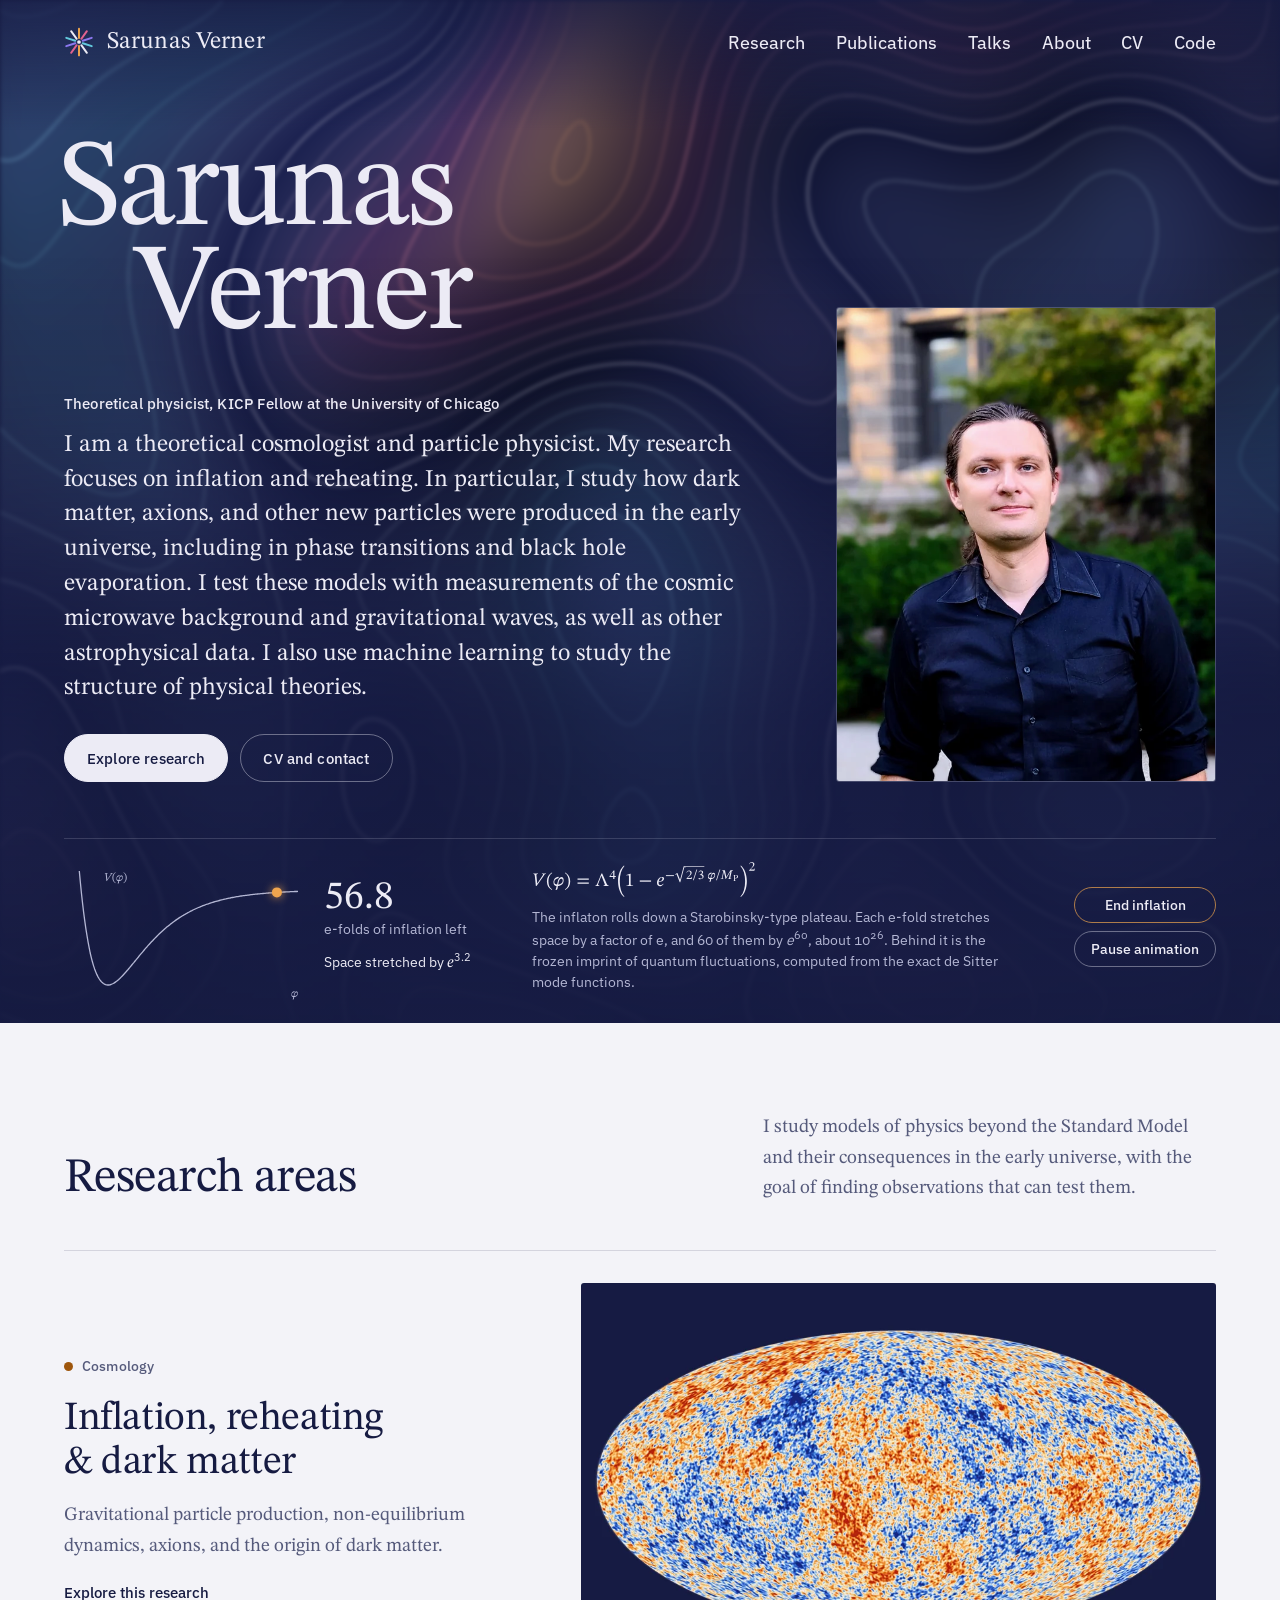
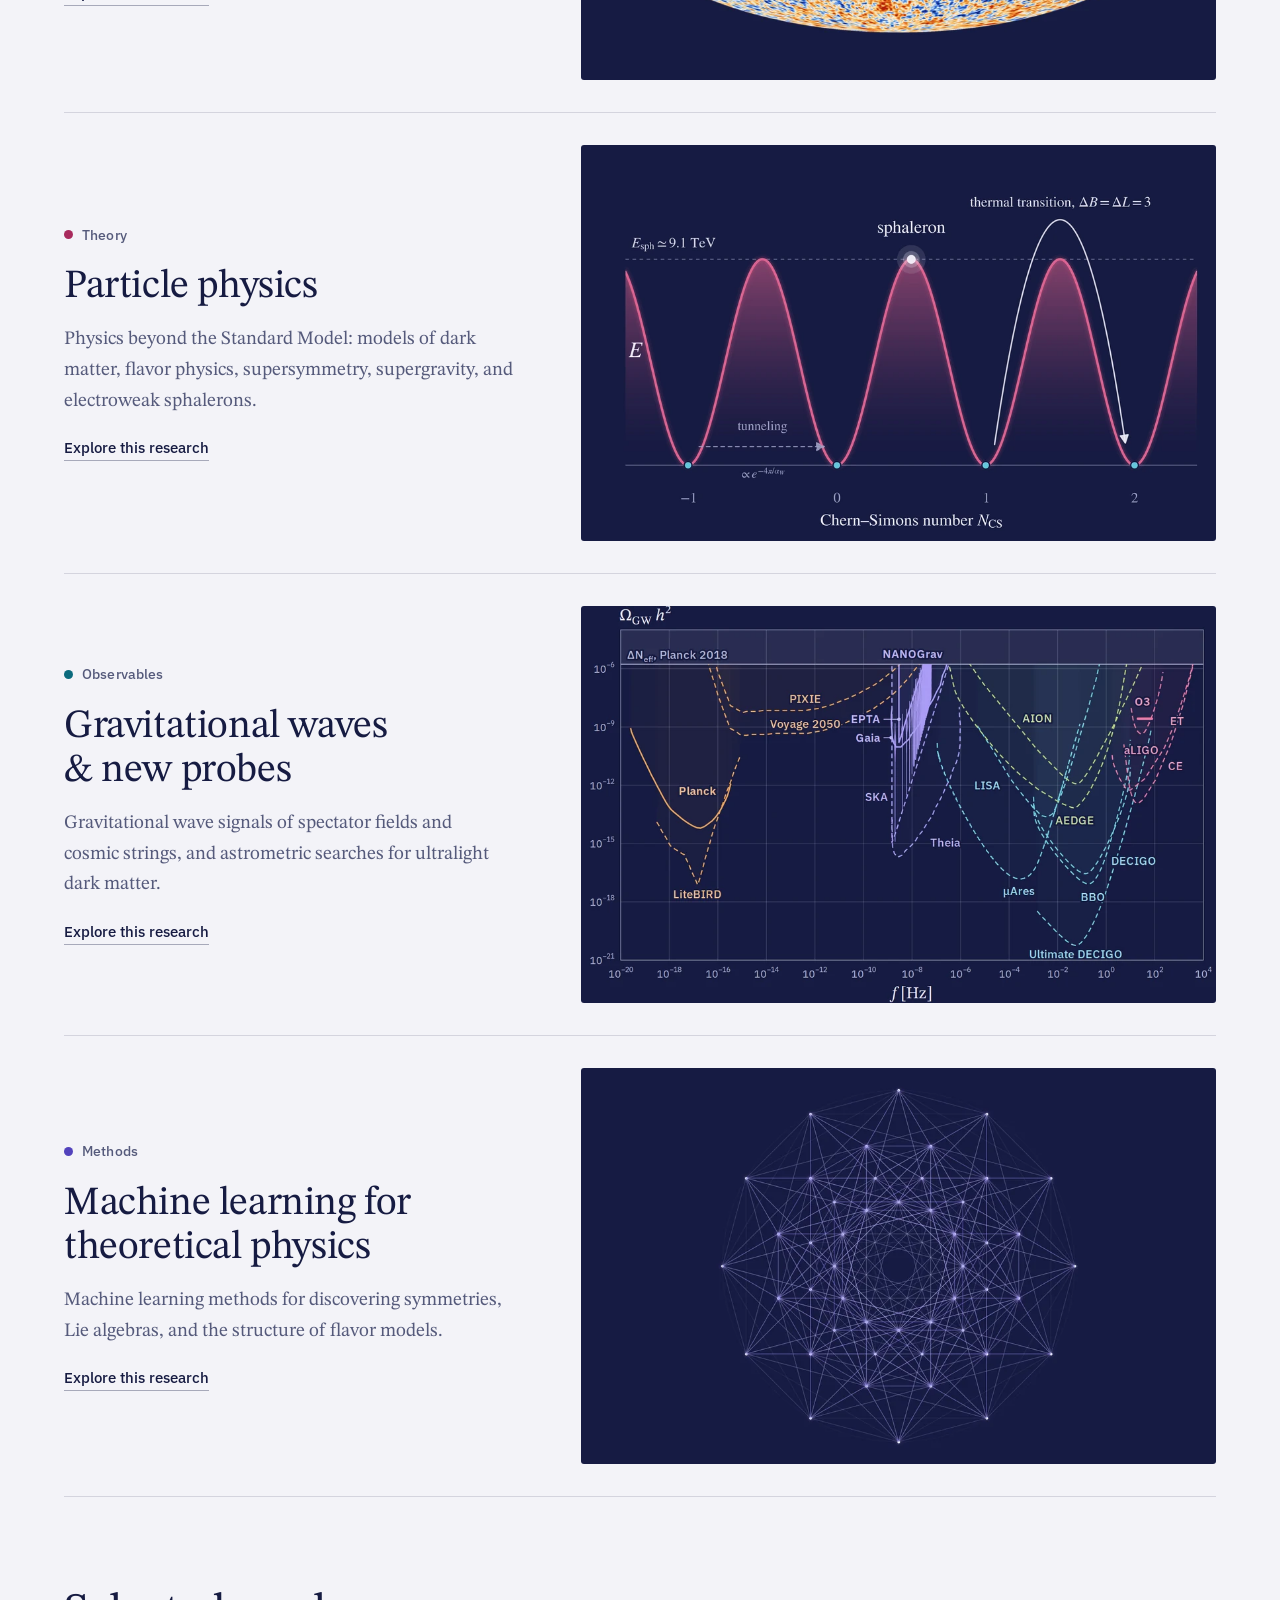
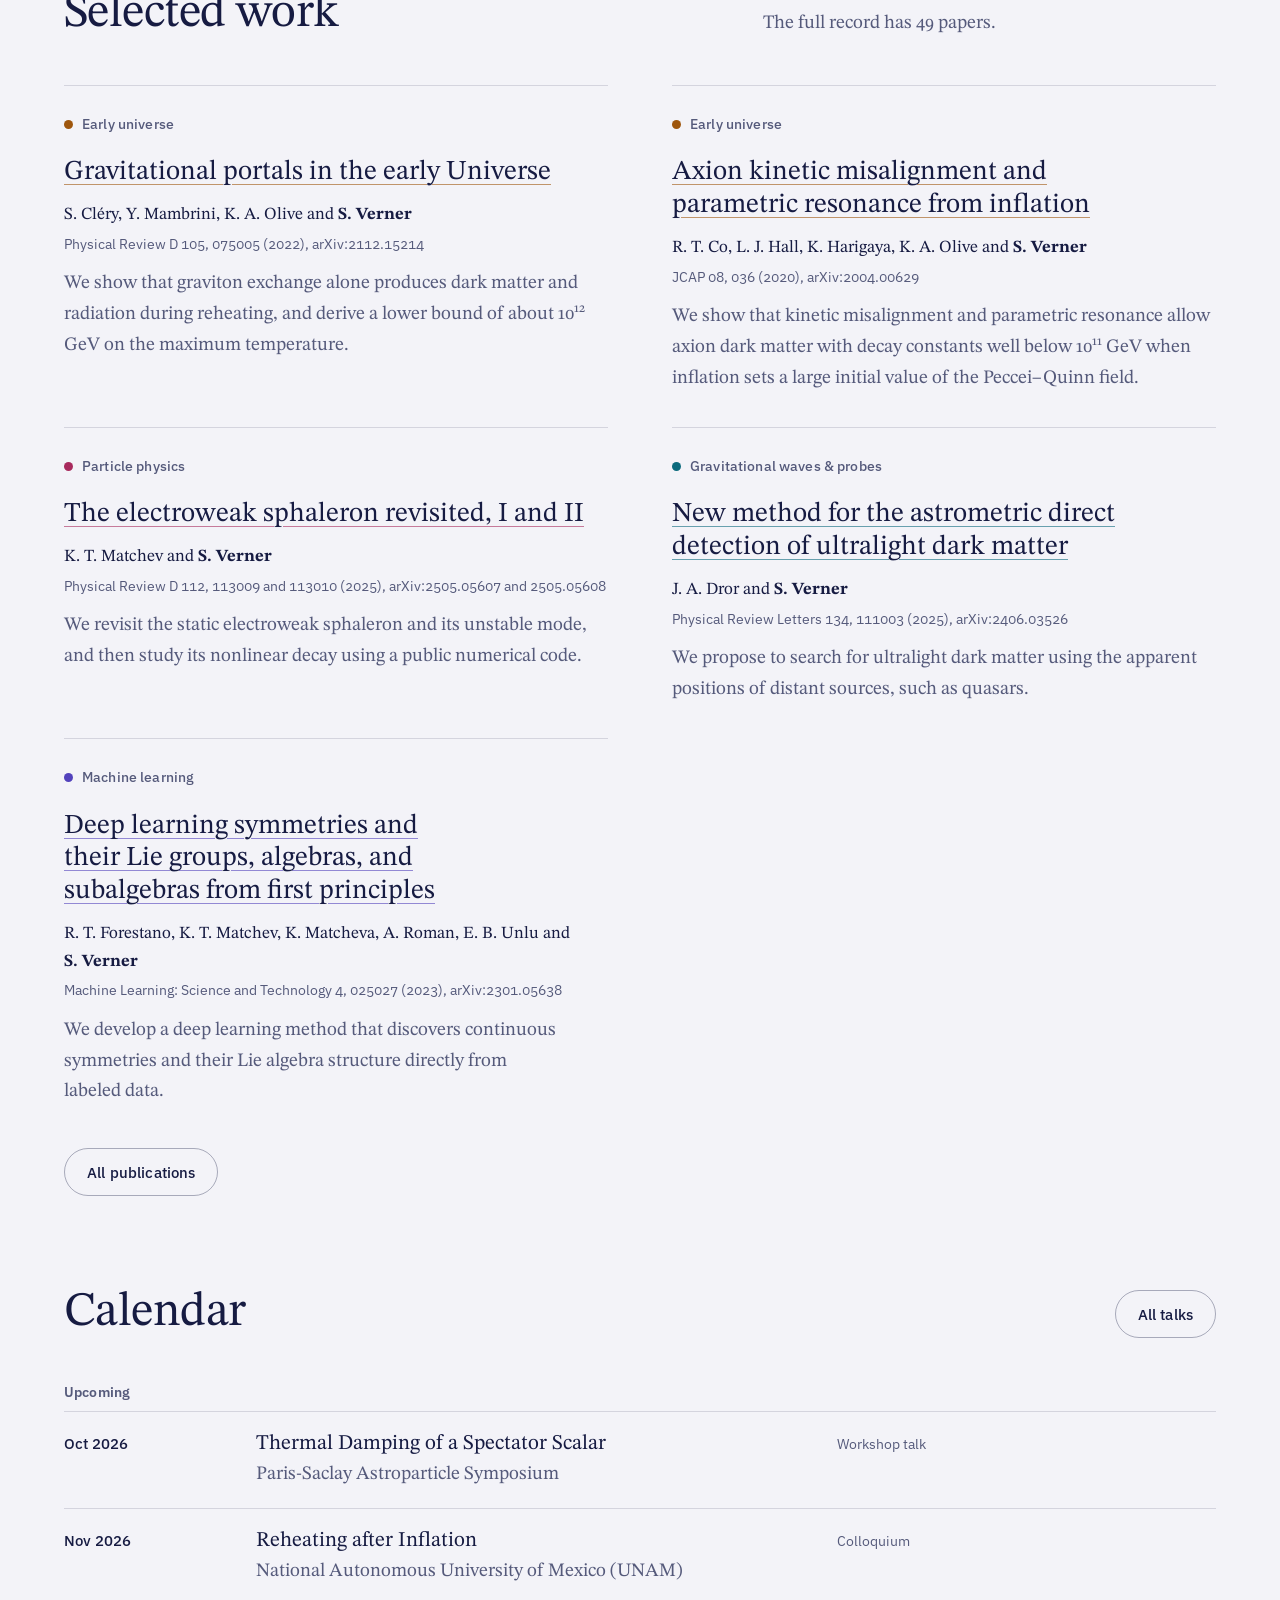
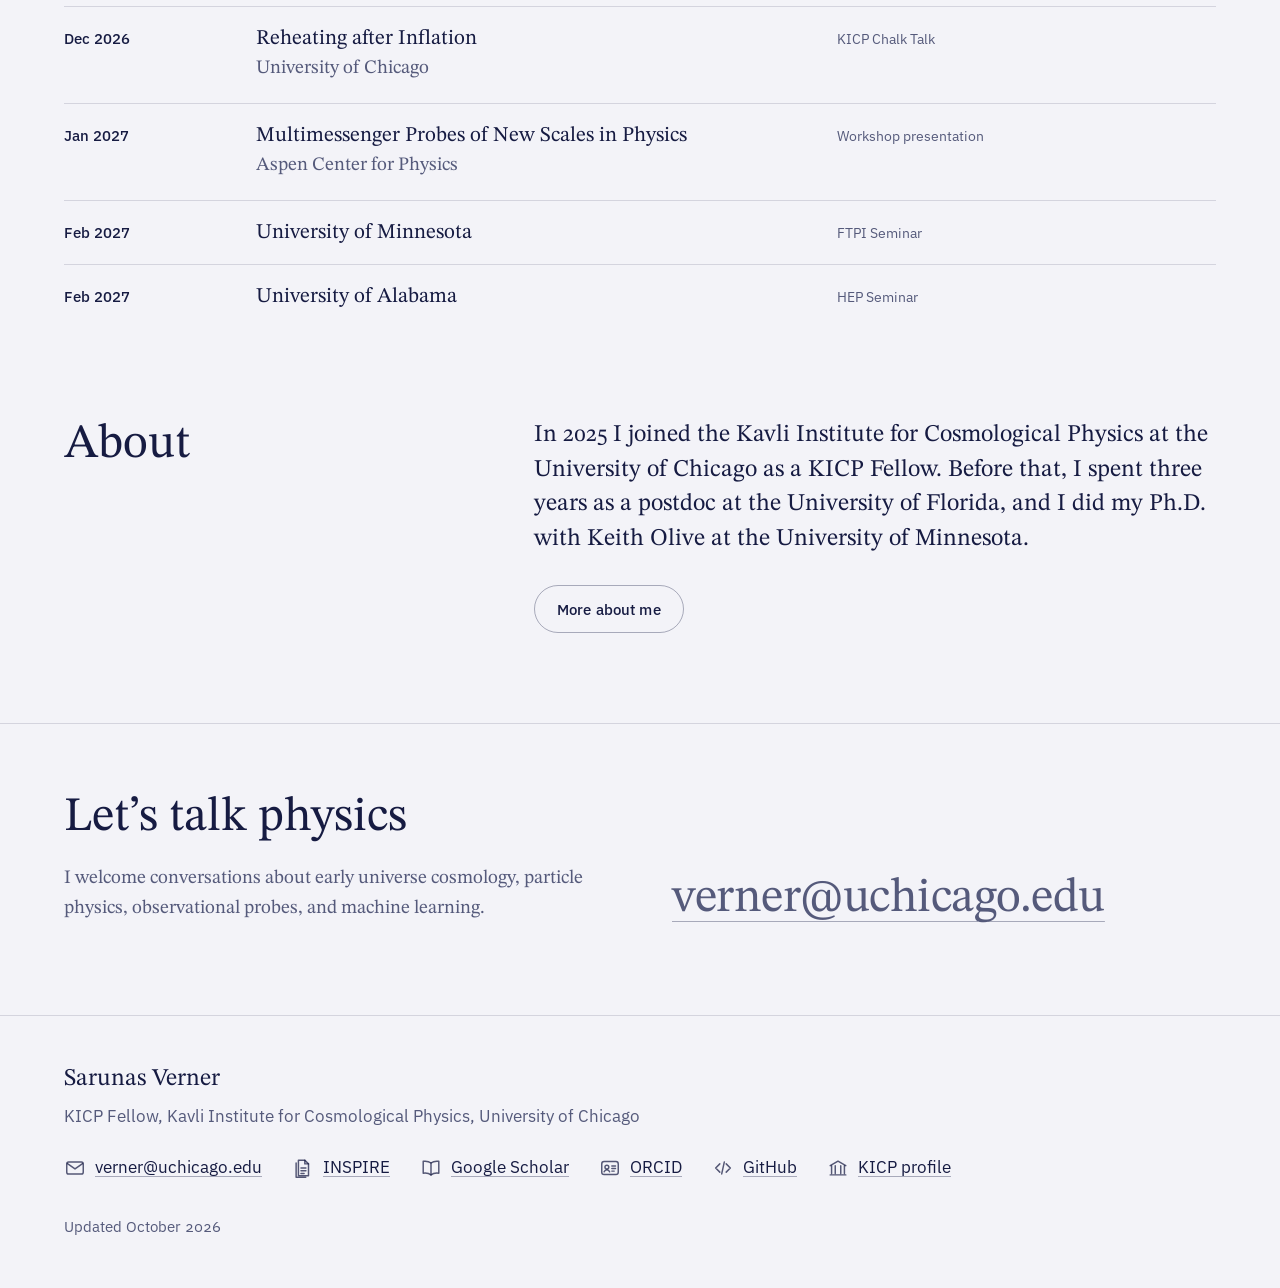
<file: index.html>
<!doctype html>
<html lang="en">
<head>
<meta charset="utf-8">
<meta name="viewport" content="width=device-width, initial-scale=1">
<title>Sarunas Verner | Theoretical physicist, University of Chicago</title>
<meta name="description" content="Sarunas Verner is a theoretical physicist and KICP Fellow at the University of Chicago, working on particle physics and cosmology: physics beyond the Standard Model, supergravity, electroweak sphalerons, inflation and reheating, dark matter, gravitational waves and machine learning for theoretical physics.">
<link rel="canonical" href="https://www.sarunasverner.com/">
<meta name="theme-color" content="#161B42">
<meta property="og:type" content="website">
<meta property="og:title" content="Sarunas Verner | Theoretical physicist, University of Chicago">
<meta property="og:description" content="Sarunas Verner is a theoretical physicist and KICP Fellow at the University of Chicago, working on particle physics and cosmology: physics beyond the Standard Model, supergravity, electroweak sphalerons, inflation and reheating, dark matter, gravitational waves and machine learning for theoretical physics.">
<meta property="og:url" content="https://www.sarunasverner.com/">
<meta property="og:image" content="https://www.sarunasverner.com/assets/img/og.jpg">
<meta name="twitter:card" content="summary_large_image">
<link rel="icon" href="favicon.svg" type="image/svg+xml">
<link rel="preload" href="assets/fonts/stix-two-text.woff2" as="font" type="font/woff2" crossorigin>
<link rel="preload" href="assets/fonts/plex-sans.woff2" as="font" type="font/woff2" crossorigin>
<link rel="stylesheet" href="assets/css/site.css">
<script type="application/ld+json">{"@context": "https://schema.org", "@type": "Person", "name": "Sarunas Verner", "jobTitle": "KICP Fellow", "url": "https://www.sarunasverner.com/", "email": "mailto:verner@uchicago.edu", "image": "https://www.sarunasverner.com/assets/img/portrait.webp", "affiliation": {"@type": "Organization", "name": "Kavli Institute for Cosmological Physics, University of Chicago"}, "alumniOf": [{"@type": "CollegeOrUniversity", "name": "University of Minnesota"}, {"@type": "CollegeOrUniversity", "name": "University of Southampton"}], "knowsAbout": ["Cosmology", "Particle physics", "Inflation", "Reheating", "Dark matter", "Gravitational waves", "Supergravity", "Machine learning"], "sameAs": ["https://inspirehep.net/authors/1813573", "https://scholar.google.com/citations?user=q-0UZ48AAAAJ", "https://orcid.org/0000-0003-4870-0826", "https://github.com/sarunasverner", "https://kavlicosmo.uchicago.edu/people/profile/sarunas-verner/"]}</script>
<script src="assets/js/site.js" defer></script><script src="assets/js/field.js" defer></script>
</head>
<body>
<a class="skip-link" href="#main">Skip to content</a>
<header class="site-header is-overlay on-dark">
  <div class="wrap bar">
    <a class="brand" href="./" aria-label="Sarunas Verner, home"><svg viewBox="0 0 26 26" aria-hidden="true" focusable="false"><line x1="13.00" y1="9.60" x2="13.00" y2="1.40" stroke="#F0A54E" stroke-width="1.7" stroke-linecap="round"/><line x1="15.00" y1="10.25" x2="19.82" y2="3.62" stroke="#E0628F" stroke-width="1.7" stroke-linecap="round"/><line x1="16.23" y1="11.95" x2="24.03" y2="9.42" stroke="#8C78F0" stroke-width="1.7" stroke-linecap="round"/><line x1="16.23" y1="14.05" x2="24.03" y2="16.58" stroke="#63C9DD" stroke-width="1.7" stroke-linecap="round"/><line x1="15.00" y1="15.75" x2="19.82" y2="22.38" stroke="currentColor" stroke-width="1.7" stroke-linecap="round"/><line x1="13.00" y1="16.40" x2="13.00" y2="24.60" stroke="#F0A54E" stroke-width="1.7" stroke-linecap="round"/><line x1="11.00" y1="15.75" x2="6.18" y2="22.38" stroke="#E0628F" stroke-width="1.7" stroke-linecap="round"/><line x1="9.77" y1="14.05" x2="1.97" y2="16.58" stroke="#8C78F0" stroke-width="1.7" stroke-linecap="round"/><line x1="9.77" y1="11.95" x2="1.97" y2="9.42" stroke="#63C9DD" stroke-width="1.7" stroke-linecap="round"/><line x1="11.00" y1="10.25" x2="6.18" y2="3.62" stroke="currentColor" stroke-width="1.7" stroke-linecap="round"/><circle cx="13" cy="13" r="1.6" fill="currentColor"/></svg><span>Sarunas Verner</span></a>
    <button class="menu-toggle" type="button" aria-expanded="false" aria-controls="site-nav" data-menu-toggle>Menu</button>
    <nav class="site-nav" id="site-nav" aria-label="Main"><ul><li><a href="research/">Research</a></li><li><a href="publications/">Publications</a></li><li><a href="talks/">Talks</a></li><li><a href="about/">About</a></li><li><a href="cv/">CV</a></li><li><a href="code/">Code</a></li></ul></nav>
  </div>
</header>
<main id="main">

<section class="hero on-dark" aria-labelledby="hero-name">
  <div class="hero-field"><canvas data-field aria-hidden="true"></canvas></div>
  <div class="hero-scrim"></div>
  <div class="wrap hero-inner">
    <div class="hero-top">
      <div class="hero-main">
        <h1 class="hero-name" id="hero-name"><span>Sarunas</span><span>Verner</span></h1>
        <p class="hero-role">Theoretical physicist, KICP Fellow at the University of Chicago</p>
        <p class="hero-lede">I am a theoretical cosmologist and particle physicist. My research focuses on inflation and reheating. In particular, I study how dark matter, axions, and other new particles were produced in the early universe, including in phase transitions and black hole evaporation. I test these models with measurements of the cosmic microwave background and gravitational waves, as well as other astrophysical data. I also use machine learning to study the structure of physical theories.</p>
        <div class="actions">
          <a class="button" href="research/">Explore research</a>
          <a class="button button-quiet" href="cv/">CV and contact</a>
        </div>
      </div>
      <figure class="hero-portrait">
        <img src="assets/img/portrait.webp" srcset="assets/img/portrait-640.webp 640w, assets/img/portrait.webp 960w" sizes="(max-width: 860px) 46vw, 30vw" width="960" height="1200" alt="Sarunas Verner, outdoors in front of a stone building and greenery" fetchpriority="high">
      </figure>
    </div>
    <div class="hero-foot">
      <figure class="inflaton" aria-hidden="true">
        <svg viewBox="0 0 240 140" width="240" height="140">
          <path class="v" d="M15.3,14.0 L16.4,25.8 L17.5,36.7 L18.6,46.6 L19.7,55.8 L20.8,64.1 L21.9,71.8 L23.0,78.7 L24.1,85.1 L25.2,90.8 L26.2,96.0 L27.3,100.6 L28.4,104.8 L29.5,108.6 L30.6,111.9 L31.7,114.8 L32.8,117.4 L33.9,119.6 L35.0,121.5 L36.1,123.1 L37.2,124.5 L38.3,125.6 L39.4,126.5 L40.5,127.1 L41.6,127.6 L42.6,127.9 L43.7,128.0 L44.8,128.0 L45.9,127.8 L47.0,127.5 L48.1,127.0 L49.2,126.5 L50.3,125.9 L51.4,125.1 L52.5,124.3 L53.6,123.4 L54.7,122.5 L55.8,121.5 L56.9,120.4 L58.0,119.3 L59.0,118.2 L60.1,117.0 L61.2,115.8 L62.3,114.5 L63.4,113.3 L64.5,112.0 L65.6,110.7 L66.7,109.3 L67.8,108.0 L68.9,106.7 L70.0,105.4 L71.1,104.0 L72.2,102.7 L73.3,101.3 L74.4,100.0 L75.4,98.7 L76.5,97.4 L77.6,96.1 L78.7,94.8 L79.8,93.5 L80.9,92.2 L82.0,90.9 L83.1,89.7 L84.2,88.4 L85.3,87.2 L86.4,86.0 L87.5,84.8 L88.6,83.7 L89.7,82.5 L90.8,81.4 L91.9,80.3 L92.9,79.2 L94.0,78.1 L95.1,77.0 L96.2,76.0 L97.3,75.0 L98.4,74.0 L99.5,73.0 L100.6,72.0 L101.7,71.1 L102.8,70.1 L103.9,69.2 L105.0,68.4 L106.1,67.5 L107.2,66.6 L108.3,65.8 L109.3,65.0 L110.4,64.2 L111.5,63.4 L112.6,62.6 L113.7,61.9 L114.8,61.1 L115.9,60.4 L117.0,59.7 L118.1,59.0 L119.2,58.4 L120.3,57.7 L121.4,57.1 L122.5,56.5 L123.6,55.9 L124.7,55.3 L125.7,54.7 L126.8,54.1 L127.9,53.6 L129.0,53.0 L130.1,52.5 L131.2,52.0 L132.3,51.5 L133.4,51.0 L134.5,50.5 L135.6,50.1 L136.7,49.6 L137.8,49.2 L138.9,48.7 L140.0,48.3 L141.1,47.9 L142.1,47.5 L143.2,47.1 L144.3,46.8 L145.4,46.4 L146.5,46.0 L147.6,45.7 L148.7,45.3 L149.8,45.0 L150.9,44.7 L152.0,44.4 L153.1,44.1 L154.2,43.8 L155.3,43.5 L156.4,43.2 L157.5,42.9 L158.6,42.7 L159.6,42.4 L160.7,42.1 L161.8,41.9 L162.9,41.6 L164.0,41.4 L165.1,41.2 L166.2,41.0 L167.3,40.7 L168.4,40.5 L169.5,40.3 L170.6,40.1 L171.7,39.9 L172.8,39.7 L173.9,39.6 L175.0,39.4 L176.0,39.2 L177.1,39.0 L178.2,38.9 L179.3,38.7 L180.4,38.6 L181.5,38.4 L182.6,38.3 L183.7,38.1 L184.8,38.0 L185.9,37.8 L187.0,37.7 L188.1,37.6 L189.2,37.4 L190.3,37.3 L191.4,37.2 L192.4,37.1 L193.5,37.0 L194.6,36.9 L195.7,36.8 L196.8,36.7 L197.9,36.6 L199.0,36.5 L200.1,36.4 L201.2,36.3 L202.3,36.2 L203.4,36.1 L204.5,36.0 L205.6,35.9 L206.7,35.8 L207.8,35.8 L208.9,35.7 L209.9,35.6 L211.0,35.5 L212.1,35.5 L213.2,35.4 L214.3,35.3 L215.4,35.3 L216.5,35.2 L217.6,35.1 L218.7,35.1 L219.8,35.0 L220.9,35.0 L222.0,34.9 L223.1,34.9 L224.2,34.8 L225.3,34.8 L226.3,34.7 L227.4,34.7 L228.5,34.6 L229.6,34.6 L230.7,34.5 L231.8,34.5 L232.9,34.5 L234.0,34.4"/>
          <path class="v-trail" data-field-trail d=""/>
          <circle data-field-dot r="5" cx="215.0" cy="35.3"/>
          <text x="40" y="24"><tspan font-style="italic">V</tspan>(<tspan font-style="italic">&#966;</tspan>)</text>
          <text x="234" y="140" text-anchor="end" font-style="italic">&#966;</text>
        </svg>
        <figcaption>
          <span class="inflaton-n" data-field-n>60.0</span>
          <span class="inflaton-label" data-field-status>e-folds of inflation left</span>
          <span class="inflaton-stretch">Space stretched by <span data-field-stretch><i>e</i><sup>0.0</sup></span></span>
        </figcaption>
      </figure>
      <div class="hero-explain">
        <p class="hero-eq" role="img" aria-label="Potential: V of phi equals Lambda to the fourth, times the square of one minus e to the power minus the square root of two thirds, times phi over the reduced Planck mass"><svg style="vertical-align: -1.217ex;" xmlns="http://www.w3.org/2000/svg" width="24.691ex" height="3.859ex" aria-hidden="true" focusable="false" viewBox="0 -1265.4 11827.1 1848.4"><g stroke="currentColor" fill="currentColor" stroke-width="0" transform="scale(1,-1)"><g><g><path data-c="1D449" d="M277 125L272 125L265 242L235 527C235 534 232 556 232 563C229 608 261 627 312 627L315 657L70 657L68 627C121 627 138 603 146 536L202-5L235-5L602 520C663 611 683 627 737 627L739 657L523 657L521 627C566 627 581 621 581 601C581 585 568 562 550 535Z"></path></g><g transform="translate(739,0) translate(0 -20)"><path data-c="28" d="M45 270C45 47 150-112 311-196L327-170C181-71 127 66 127 270C127 474 181 611 327 710L311 736C150 652 45 493 45 270Z"></path></g><g transform="translate(1096,0)"><path data-c="1D711" d="M225 76C158 78 78 111 78 207C78 320 179 385 277 407C298 413 310 431 310 462C310 475 306 486 300 490C101 466 36 321 36 181C36 67 94 5 201-9L146-214L161-217C261-217 257-117 268-7C435 16 572 104 572 304C572 413 528 470 459 470C354 470 283 345 247 173M305 187C322 278 362 383 447 383C492 383 523 356 523 287C523 122 376 83 283 78Z"></path></g><g transform="translate(1703,0) translate(0 -20)"><path data-c="29" d="M312 270C312 493 207 652 46 736L30 710C176 611 230 474 230 270C230 66 176-71 30-170L46-196C207-112 312 47 312 270Z"></path></g><g transform="translate(2337.8,0)"><path data-c="3D" d="M658 327L658 395L62 395L62 327M658 123L658 190L62 190L62 123Z"></path></g><g transform="translate(3335.6,0)"><g><path data-c="39B" d="M488 129C501 99 506 81 506 67C506 32 466 30 437 30L437 0L706 0L706 30C652 30 632 53 602 119L367 662L326 662L122 160C74 46 59 30 4 30L4 0L214 0L214 30C167 30 147 36 147 64C147 82 151 97 158 113L322 539L326 539Z"></path></g><g transform="translate(743,363) scale(0.707)" data-mjx-texclass="ORD"><g><path data-c="34" d="M481 158L481 227L379 227L379 645L318 645L13 221L13 158L290 158L290 0L379 0L379 158M290 227L68 227L68 231L286 536L290 536Z"></path></g></g></g><g data-mjx-texclass="ORD" transform="translate(4478.6,0)"><g transform="translate(0 -20)"><path data-c="28" d="M59 270C59-108 192-413 374-563L396-539C227-356 151-69 151 270C151 609 227 896 396 1079L374 1103C192 953 59 648 59 270Z"></path></g></g><g transform="translate(4905.6,0)"><path data-c="31" d="M426 0L426 28C334 28 297 46 297 95L297 639L268 639L74 584L74 551C105 561 156 567 176 567C201 567 209 553 209 518L209 95C209 45 174 28 80 28L80 0Z"></path></g><g transform="translate(5622.8,0)"><path data-c="2212" d="M658 225L658 293L62 293L62 225Z"></path></g><g transform="translate(6565,0)"><g><path data-c="1D452" d="M357 122C317 72 262 57 216 57C149 57 112 88 112 189L112 202C228 211 404 262 404 390C404 467 339 479 296 479C139 479 28 319 28 164C28 84 58-12 177-12C243-12 315 17 375 107M114 231C133 330 202 448 276 448C306 448 318 428 318 393C318 298 227 238 114 231Z"></path></g><g transform="translate(457,363) scale(0.707)" data-mjx-texclass="ORD"><g><path data-c="2212" d="M658 225L658 293L62 293L62 225Z"></path></g><g transform="translate(720,0)"><g transform="translate(0,38.1)"><path data-c="221A" d="M667 922L399-93L395-93L197 417L177 417L18 307L34 279L138 319L371-265L413-265L713 854L829 854L829 922Z"></path></g><g transform="translate(829,0)"><g><path data-c="32" d="M464 160L435 160C412 100 399 79 346 79L207 79L137 76L137 81L269 206C375 313 432 382 432 471C432 576 353 644 240 644C143 644 75 588 44 491L68 481C105 556 149 579 214 579C291 579 339 531 339 456C339 351 289 288 190 186L38 34L38 0L432 0Z"></path></g><g transform="translate(495,0)"><path data-c="2F" d="M351 709L296 709L35-89L91-89Z"></path></g><g transform="translate(881,0)"><path data-c="33" d="M86 498C120 551 157 579 217 579C279 579 319 545 319 486C319 405 248 350 180 350L161 350L161 312L181 312C277 312 362 253 362 164C362 66 301 37 238 37C214 37 200 41 157 63C122 81 114 86 98 86C72 86 59 63 59 42C59 16 81-13 171-13C317-13 444 57 444 194C444 283 377 336 297 361L297 364C360 404 405 441 405 510C405 586 346 644 244 644C162 644 100 598 63 511Z"></path></g></g><rect width="1376" height="48.1" x="829" y="912"></rect></g><g transform="translate(2925,0) scale(1.414)"><g></g></g><g transform="translate(3161.2,0)"><path data-c="1D711" d="M225 76C158 78 78 111 78 207C78 320 179 385 277 407C298 413 310 431 310 462C310 475 306 486 300 490C101 466 36 321 36 181C36 67 94 5 201-9L146-214L161-217C261-217 257-117 268-7C435 16 572 104 572 304C572 413 528 470 459 470C354 470 283 345 247 173M305 187C322 278 362 383 447 383C492 383 523 356 523 287C523 122 376 83 283 78Z"></path></g><g transform="translate(3768.2,0)"><path data-c="2F" d="M351 709L296 709L35-89L91-89Z"></path></g><g transform="translate(4154.2,0)"><g><path data-c="1D440" d="M786 0L792 30C721 30 702 46 717 119L802 536C818 610 837 627 908 627L914 657L725 657L420 151L416 151L308 657L108 657L102 627C181 627 193 610 177 535L98 146C77 43 60 30-17 30L-23 0L208 0L214 30C138 30 126 43 147 146L230 550L234 550L355 0L377 0L713 551L717 551L628 119C613 46 599 30 525 30L519 0Z"></path></g><g transform="translate(902,-150) scale(0.707)" data-mjx-texclass="ORD"><g data-mjx-texclass="ORD"><g><path data-c="50" d="M48 657L48 627C112 627 133 616 133 557L133 127C133 43 122 30 44 30L44 0L326 0L326 30C245 30 225 41 225 123L225 294C236 289 262 286 282 286C413 286 544 335 544 491C544 624 425 657 297 657M225 614C246 616 265 618 285 618C393 618 445 567 445 477C445 361 387 327 279 327C259 327 236 329 225 331Z"></path></g></g></g></g></g></g><g transform="translate(10967.1,0)"><g data-mjx-texclass="ORD"><g transform="translate(0 -20)"><path data-c="29" d="M368 270C368 648 235 953 53 1103L31 1079C200 896 276 609 276 270C276-69 200-356 31-539L53-563C235-413 368-108 368 270Z"></path></g></g><g transform="translate(460,810.1) scale(0.707)" data-mjx-texclass="ORD"><g><path data-c="32" d="M464 160L435 160C412 100 399 79 346 79L207 79L137 76L137 81L269 206C375 313 432 382 432 471C432 576 353 644 240 644C143 644 75 588 44 491L68 481C105 556 149 579 214 579C291 579 339 531 339 456C339 351 289 288 190 186L38 34L38 0L432 0Z"></path></g></g></g></g></g></svg></p>
        <p class="hero-caption">The inflaton rolls down a Starobinsky-type plateau. Each e-fold stretches space by a factor of e, and 60 of them by <i>e</i><sup>60</sup>, about 10<sup>26</sup>. Behind it is the frozen imprint of quantum fluctuations, computed from the exact de Sitter mode functions.</p>
        <a class="field-more" href="research/#early-universe" data-field-more hidden>More on reheating and my work on it</a>
      </div>
      <div class="hero-controls">
        <button class="field-toggle" type="button" data-field-end hidden>End inflation</button>
        <button class="field-toggle" type="button" data-field-toggle hidden>Pause animation</button>
      </div>
    </div>
  </div>
</section>

<section class="band" aria-labelledby="research-h">
  <div class="wrap">
    <div class="section-head">
      <h2 id="research-h">Research areas</h2>
      <p>I study models of physics beyond the Standard Model and their consequences in the early universe, with the goal of finding observations that can test them.</p>
    </div>
    <ul class="themes"><li class="theme" data-area="early">
  <a class="theme-link" href="research/#early-universe">
    <div>
      <span class="label"><span class="dot"></span>Cosmology</span>
      <h3>Inflation, reheating &amp; dark matter</h3>
      <p>Gravitational particle production, non-equilibrium dynamics, axions, and the origin of dark matter.</p>
      <span class="more">Explore this research</span>
    </div>
    <figure class="plate"><img src="assets/img/early-cmb-1600.webp" srcset="assets/img/early-cmb-960.webp 960w, assets/img/early-cmb-1600.webp 1600w" sizes="(max-width: 860px) 100vw, 58vw" width="1600" height="1000" alt="A simulated map of the temperature fluctuations of the cosmic microwave background over the whole sky, computed for this site from the Planck 2018 best-fit cosmology" loading="lazy" decoding="async"></figure>
  </a>
</li><li class="theme" data-area="particle">
  <a class="theme-link" href="research/#particle-physics">
    <div>
      <span class="label"><span class="dot"></span>Theory</span>
      <h3>Particle physics</h3>
      <p>Physics beyond the Standard Model: models of dark matter, flavor physics, supersymmetry, supergravity, and electroweak sphalerons.</p>
      <span class="more">Explore this research</span>
    </div>
    <figure class="plate"><img src="assets/img/particle-physics-1600.webp" srcset="assets/img/particle-physics-960.webp 960w, assets/img/particle-physics-1600.webp 1600w, assets/img/particle-physics-3200.webp 3200w" sizes="(max-width: 860px) 100vw, 58vw" width="1600" height="1000" alt="Energy against Chern–Simons number: a row of barriers between electroweak vacua, with the sphaleron on top of a barrier at 9.1 TeV, a thermal transition passing over it and tunneling passing underneath" loading="lazy" decoding="async"></figure>
  </a>
</li><li class="theme" data-area="signals">
  <a class="theme-link" href="research/#gravitational-waves">
    <div>
      <span class="label"><span class="dot"></span>Observables</span>
      <h3>Gravitational waves &amp; new probes</h3>
      <p>Gravitational wave signals of spectator fields and cosmic strings, and astrometric searches for ultralight dark matter.</p>
      <span class="more">Explore this research</span>
    </div>
    <figure class="plate"><img src="assets/img/gravitational-waves-1600.webp" srcset="assets/img/gravitational-waves-960.webp 960w, assets/img/gravitational-waves-1600.webp 1600w, assets/img/gravitational-waves-3200.webp 3200w" sizes="(max-width: 860px) 100vw, 58vw" width="1600" height="1000" alt="Gravitational wave energy density against frequency from 10⁻²⁰ to 10⁴ Hz, with sensitivity curves for CMB missions, pulsar timing arrays, astrometry, and space, atom and ground-based interferometers, the NANOGrav 15-year signal, the LIGO–Virgo–KAGRA O3 limit and the Planck 2018 ΔN_eff bound" loading="lazy" decoding="async"></figure>
  </a>
</li><li class="theme" data-area="ml">
  <a class="theme-link" href="research/#machine-learning">
    <div>
      <span class="label"><span class="dot"></span>Methods</span>
      <h3>Machine learning for theoretical physics</h3>
      <p>Machine learning methods for discovering symmetries, Lie algebras, and the structure of flavor models.</p>
      <span class="more">Explore this research</span>
    </div>
    <figure class="plate"><img src="assets/img/machine-learning-1600.webp" srcset="assets/img/machine-learning-960.webp 960w, assets/img/machine-learning-1600.webp 1600w" sizes="(max-width: 860px) 100vw, 58vw" width="1600" height="1000" alt="A twelve-fold symmetric web of violet lines connecting 72 points in concentric rings" loading="lazy" decoding="async"></figure>
  </a>
</li></ul>
  </div>
</section>

<section class="band" aria-labelledby="work-h">
  <div class="wrap">
    <div class="section-head">
      <h2 id="work-h">Selected work</h2>
      <p>The full record has 49 papers.</p>
    </div>
    <ul class="works"><li class="work" data-area="early">
  <span class="label"><span class="dot"></span>Early universe</span>
  <h3><a href="https://arxiv.org/abs/2112.15214">Gravitational portals in the early Universe</a></h3>
  <p class="authors">S. Cléry, Y. Mambrini, K. A. Olive and <strong>S. Verner</strong></p>
  <p class="venue">Physical Review D 105, 075005 (2022), arXiv:2112.15214</p>
  <p class="summary">We show that graviton exchange alone produces dark matter and radiation during reheating, and derive a lower bound of about 10<sup>12</sup> GeV on the maximum temperature.</p>
</li><li class="work" data-area="early">
  <span class="label"><span class="dot"></span>Early universe</span>
  <h3><a href="https://arxiv.org/abs/2004.00629">Axion kinetic misalignment and parametric resonance from inflation</a></h3>
  <p class="authors">R. T. Co, L. J. Hall, K. Harigaya, K. A. Olive and <strong>S. Verner</strong></p>
  <p class="venue">JCAP 08, 036 (2020), arXiv:2004.00629</p>
  <p class="summary">We show that kinetic misalignment and parametric resonance allow axion dark matter with decay constants well below 10<sup>11</sup> GeV when inflation sets a large initial value of the Peccei–Quinn field.</p>
</li><li class="work" data-area="particle">
  <span class="label"><span class="dot"></span>Particle physics</span>
  <h3><a href="https://arxiv.org/abs/2505.05607">The electroweak sphaleron revisited, I and II</a></h3>
  <p class="authors">K. T. Matchev and <strong>S. Verner</strong></p>
  <p class="venue">Physical Review D 112, 113009 and 113010 (2025), arXiv:2505.05607 and 2505.05608</p>
  <p class="summary">We revisit the static electroweak sphaleron and its unstable mode, and then study its nonlinear decay using a public numerical code.</p>
</li><li class="work" data-area="signals">
  <span class="label"><span class="dot"></span>Gravitational waves &amp; probes</span>
  <h3><a href="https://arxiv.org/abs/2406.03526">New method for the astrometric direct detection of ultralight dark matter</a></h3>
  <p class="authors">J. A. Dror and <strong>S. Verner</strong></p>
  <p class="venue">Physical Review Letters 134, 111003 (2025), arXiv:2406.03526</p>
  <p class="summary">We propose to search for ultralight dark matter using the apparent positions of distant sources, such as quasars.</p>
</li><li class="work" data-area="ml">
  <span class="label"><span class="dot"></span>Machine learning</span>
  <h3><a href="https://arxiv.org/abs/2301.05638">Deep learning symmetries and their Lie groups, algebras, and subalgebras from first principles</a></h3>
  <p class="authors">R. T. Forestano, K. T. Matchev, K. Matcheva, A. Roman, E. B. Unlu and <strong>S. Verner</strong></p>
  <p class="venue">Machine Learning: Science and Technology 4, 025027 (2023), arXiv:2301.05638</p>
  <p class="summary">We develop a deep learning method that discovers continuous symmetries and their Lie algebra structure directly from labeled data.</p>
</li></ul>
    <div class="actions" style="margin-top:8px"><a class="button button-quiet" href="publications/">All publications</a></div>
  </div>
</section>

<section class="band" aria-labelledby="talks-h">
  <div class="wrap">
    <div class="section-head">
      <h2 id="talks-h">Calendar</h2>
      <div class="actions"><a class="button button-quiet" href="talks/">All talks</a></div>
    </div>
    <h3 class="agenda-head">Upcoming</h3><ol class="agenda"><li class="event"><time datetime="2026-10">Oct 2026</time>
  <div><p class="title">Thermal Damping of a Spectator Scalar</p><p class="where">Paris-Saclay Astroparticle Symposium</p></div><p class="kind">Workshop talk</p></li><li class="event"><time datetime="2026-11">Nov 2026</time>
  <div><p class="title">Reheating after Inflation</p><p class="where">National Autonomous University of Mexico (UNAM)</p></div><p class="kind">Colloquium</p></li><li class="event"><time datetime="2026-12">Dec 2026</time>
  <div><p class="title">Reheating after Inflation</p><p class="where">University of Chicago</p></div><p class="kind">KICP Chalk Talk</p></li><li class="event"><time datetime="2027-01">Jan 2027</time>
  <div><p class="title">Multimessenger Probes of New Scales in Physics</p><p class="where">Aspen Center for Physics</p></div><p class="kind">Workshop presentation</p></li><li class="event"><time datetime="2027-02">Feb 2027</time>
  <div><p class="title">University of Minnesota</p></div><p class="kind">FTPI Seminar</p></li><li class="event"><time datetime="2027-02">Feb 2027</time>
  <div><p class="title">University of Alabama</p></div><p class="kind">HEP Seminar</p></li></ol>
  </div>
</section>

<section class="band" aria-labelledby="about-h">
  <div class="wrap about-teaser">
    <h2 id="about-h">About</h2>
    <div class="about-teaser-text">
      <p class="lede">In 2025 I joined the Kavli Institute for Cosmological Physics at the University of Chicago as a KICP Fellow. Before that, I spent three years as a postdoc at the University of Florida, and I did my Ph.D. with Keith Olive at the University of Minnesota.</p>
      <div class="actions"><a class="button button-quiet" href="about/">More about me</a></div>
    </div>
  </div>
</section>

<section class="band ruled" aria-labelledby="contact-h">
  <div class="wrap contact">
    <div>
      <h2 id="contact-h">Let’s talk physics</h2>
      <p>I welcome conversations about early universe cosmology, particle physics, observational probes, and machine learning.</p>
    </div>
    <p class="mail"><a href="mailto:verner@uchicago.edu">verner@uchicago.edu</a></p>
  </div>
</section>

</main>
<footer class="site-footer">
  <div class="wrap">
    <div class="grid">
      <div>
        <p class="who">Sarunas Verner</p>
        <p>KICP Fellow, Kavli Institute for Cosmological Physics, University of Chicago</p>
      </div>
      <ul>
        <li><a href="mailto:verner@uchicago.edu"><svg class="ico" viewBox="0 0 24 24" aria-hidden="true" focusable="false" fill="none" stroke="currentColor" stroke-width="1.6" stroke-linecap="round" stroke-linejoin="round"><rect x="3" y="5.5" width="18" height="13" rx="2"/><path d="M3.8 7.2 12 13l8.2-5.8"/></svg><span>verner@uchicago.edu</span></a></li>
        <li><a href="https://inspirehep.net/authors/1813573"><svg class="ico" viewBox="0 0 24 24" aria-hidden="true" focusable="false" fill="none" stroke="currentColor" stroke-width="1.6" stroke-linecap="round" stroke-linejoin="round"><path d="M7 3.5h7l4 4v13H7z"/><path d="M14 3.5v4h4M9.8 12h5.4M9.8 15h5.4M9.8 18h3.4"/><path d="M4.5 6.5v15.5H15"/></svg><span>INSPIRE</span></a></li>
        <li><a href="https://scholar.google.com/citations?user=q-0UZ48AAAAJ"><svg class="ico" viewBox="0 0 24 24" aria-hidden="true" focusable="false" fill="none" stroke="currentColor" stroke-width="1.6" stroke-linecap="round" stroke-linejoin="round"><path d="M12 6.5c-2-1.6-5-2.2-8.5-1.8v13c3.5-.4 6.5.2 8.5 1.8 2-1.6 5-2.2 8.5-1.8v-13C17 4.3 14 4.9 12 6.5z"/><path d="M12 6.5v13"/></svg><span>Google Scholar</span></a></li>
        <li><a href="https://orcid.org/0000-0003-4870-0826"><svg class="ico" viewBox="0 0 24 24" aria-hidden="true" focusable="false" fill="none" stroke="currentColor" stroke-width="1.6" stroke-linecap="round" stroke-linejoin="round"><rect x="3" y="5" width="18" height="14" rx="2.5"/><circle cx="8.6" cy="11" r="2.1"/><path d="M5.6 16.2c.6-1.6 1.7-2.4 3-2.4s2.4.8 3 2.4M14 9.8h4M14 12.6h4M14 15.4h2.6"/></svg><span>ORCID</span></a></li>
        <li><a href="https://github.com/sarunasverner"><svg class="ico" viewBox="0 0 24 24" aria-hidden="true" focusable="false" fill="none" stroke="currentColor" stroke-width="1.6" stroke-linecap="round" stroke-linejoin="round"><path d="M8.5 7.5 4 12l4.5 4.5M15.5 7.5 20 12l-4.5 4.5M13.4 5.5l-2.8 13"/></svg><span>GitHub</span></a></li>
        <li><a href="https://kavlicosmo.uchicago.edu/people/profile/sarunas-verner/"><svg class="ico" viewBox="0 0 24 24" aria-hidden="true" focusable="false" fill="none" stroke="currentColor" stroke-width="1.6" stroke-linecap="round" stroke-linejoin="round"><path d="M3.5 9.5 12 4.5l8.5 5"/><path d="M5 9.5v8.5M9 9.5v8.5M15 9.5v8.5M19 9.5v8.5M3.5 19.5h17"/></svg><span>KICP profile</span></a></li>
      </ul>
    </div>
    <p class="fine">Updated October 2026</p>
  </div>
</footer>
</body>
</html>
</file>
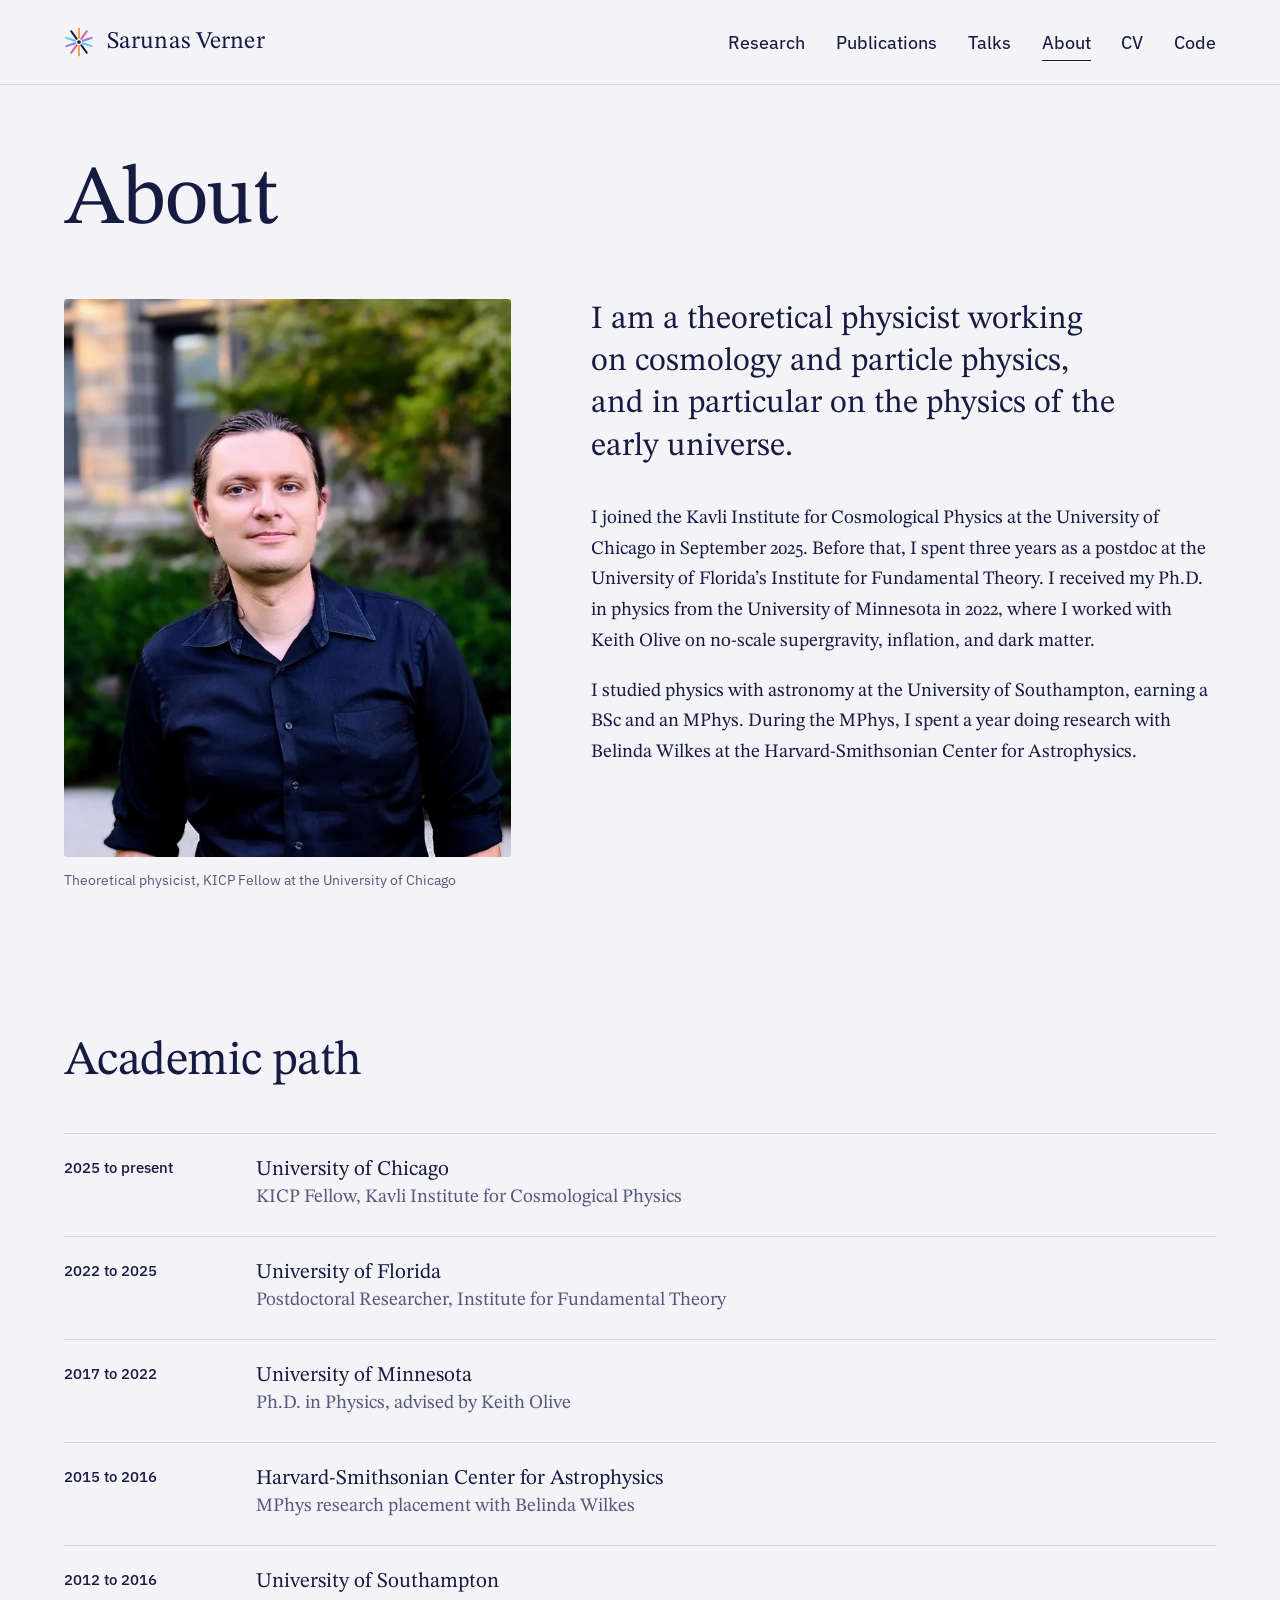
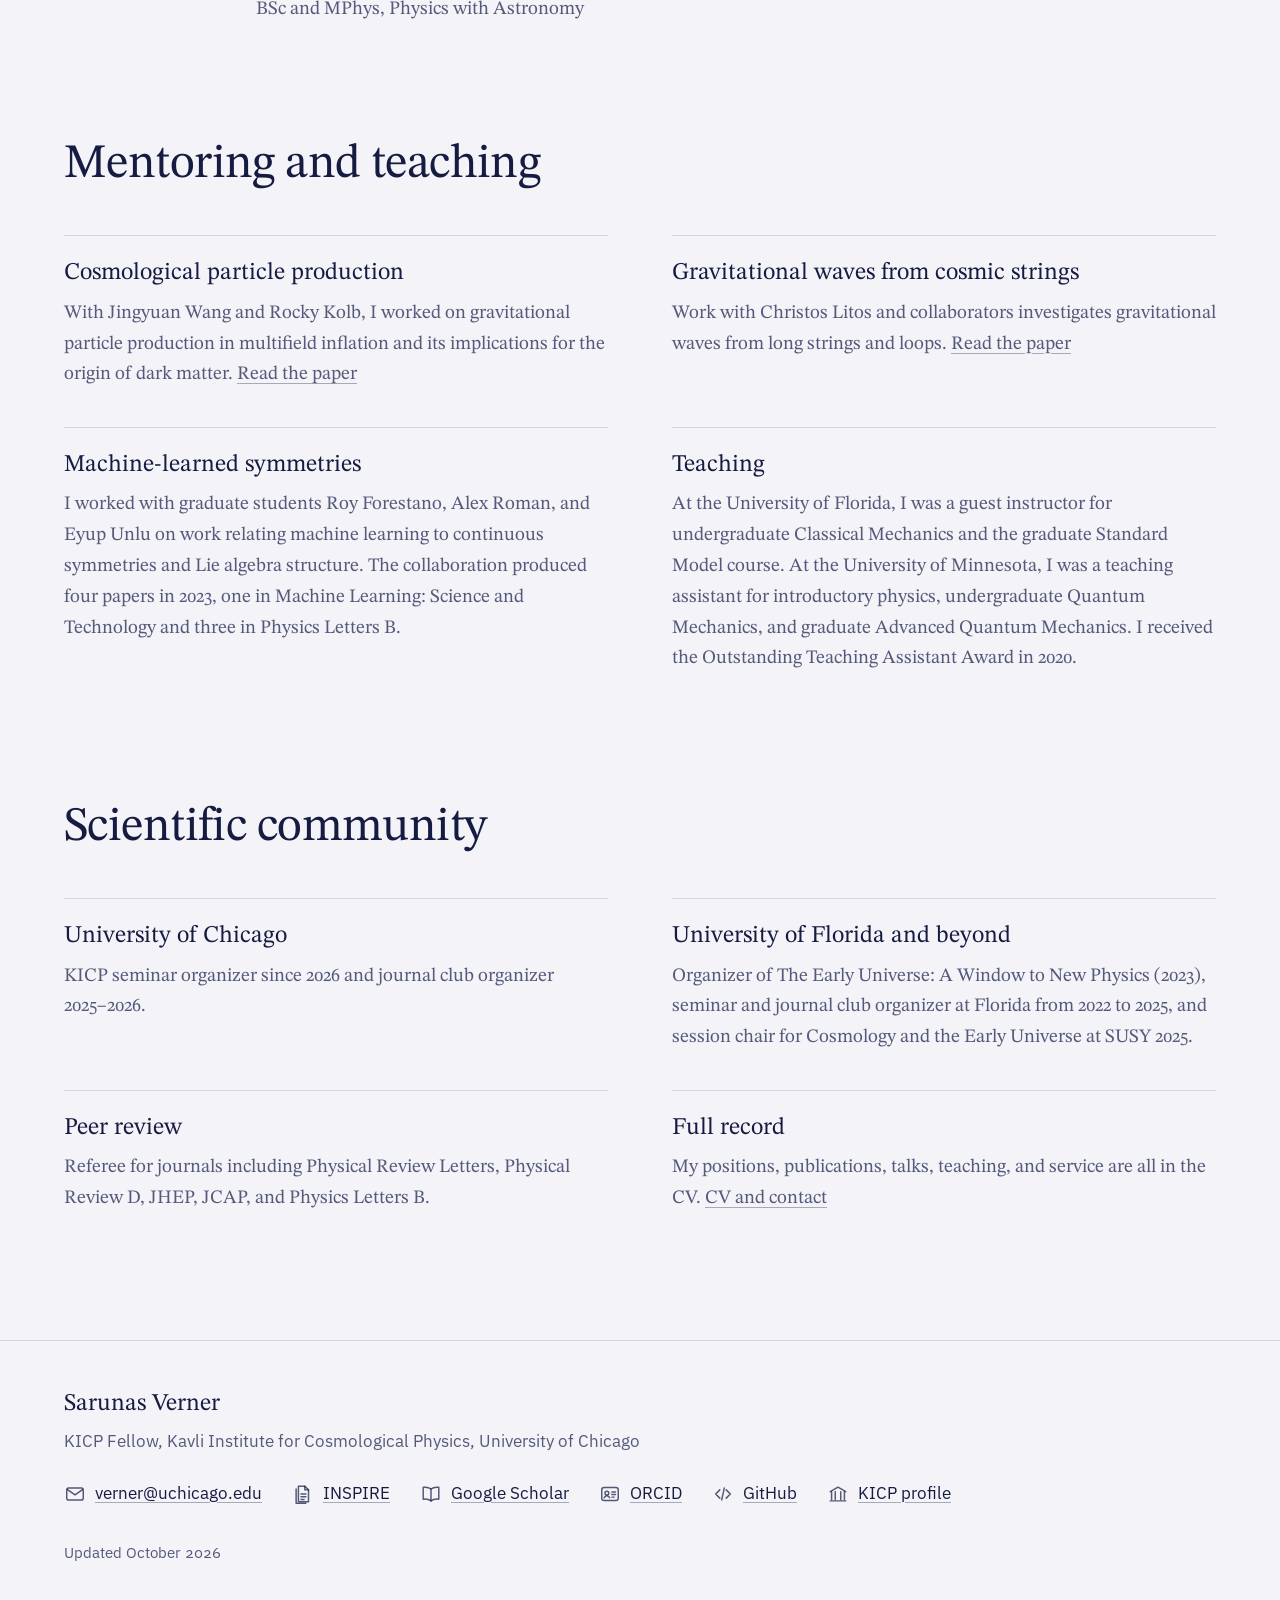
<file: about/index.html>
<!doctype html>
<html lang="en">
<head>
<meta charset="utf-8">
<meta name="viewport" content="width=device-width, initial-scale=1">
<title>About | Sarunas Verner</title>
<meta name="description" content="About Sarunas Verner: KICP Fellow at the University of Chicago, previously at the University of Florida, Ph.D. from the University of Minnesota.">
<link rel="canonical" href="https://www.sarunasverner.com/about/">
<meta name="theme-color" content="#161B42">
<meta property="og:type" content="website">
<meta property="og:title" content="About | Sarunas Verner">
<meta property="og:description" content="About Sarunas Verner: KICP Fellow at the University of Chicago, previously at the University of Florida, Ph.D. from the University of Minnesota.">
<meta property="og:url" content="https://www.sarunasverner.com/about/">
<meta property="og:image" content="https://www.sarunasverner.com/assets/img/og.jpg">
<meta name="twitter:card" content="summary_large_image">
<link rel="icon" href="../favicon.svg" type="image/svg+xml">
<link rel="preload" href="../assets/fonts/stix-two-text.woff2" as="font" type="font/woff2" crossorigin>
<link rel="preload" href="../assets/fonts/plex-sans.woff2" as="font" type="font/woff2" crossorigin>
<link rel="stylesheet" href="../assets/css/site.css">
<script src="../assets/js/site.js" defer></script>
</head>
<body>
<a class="skip-link" href="#main">Skip to content</a>
<header class="site-header is-solid">
  <div class="wrap bar">
    <a class="brand" href="../" aria-label="Sarunas Verner, home"><svg viewBox="0 0 26 26" aria-hidden="true" focusable="false"><line x1="13.00" y1="9.60" x2="13.00" y2="1.40" stroke="#F0A54E" stroke-width="1.7" stroke-linecap="round"/><line x1="15.00" y1="10.25" x2="19.82" y2="3.62" stroke="#E0628F" stroke-width="1.7" stroke-linecap="round"/><line x1="16.23" y1="11.95" x2="24.03" y2="9.42" stroke="#8C78F0" stroke-width="1.7" stroke-linecap="round"/><line x1="16.23" y1="14.05" x2="24.03" y2="16.58" stroke="#63C9DD" stroke-width="1.7" stroke-linecap="round"/><line x1="15.00" y1="15.75" x2="19.82" y2="22.38" stroke="currentColor" stroke-width="1.7" stroke-linecap="round"/><line x1="13.00" y1="16.40" x2="13.00" y2="24.60" stroke="#F0A54E" stroke-width="1.7" stroke-linecap="round"/><line x1="11.00" y1="15.75" x2="6.18" y2="22.38" stroke="#E0628F" stroke-width="1.7" stroke-linecap="round"/><line x1="9.77" y1="14.05" x2="1.97" y2="16.58" stroke="#8C78F0" stroke-width="1.7" stroke-linecap="round"/><line x1="9.77" y1="11.95" x2="1.97" y2="9.42" stroke="#63C9DD" stroke-width="1.7" stroke-linecap="round"/><line x1="11.00" y1="10.25" x2="6.18" y2="3.62" stroke="currentColor" stroke-width="1.7" stroke-linecap="round"/><circle cx="13" cy="13" r="1.6" fill="currentColor"/></svg><span>Sarunas Verner</span></a>
    <button class="menu-toggle" type="button" aria-expanded="false" aria-controls="site-nav" data-menu-toggle>Menu</button>
    <nav class="site-nav" id="site-nav" aria-label="Main"><ul><li><a href="../research/">Research</a></li><li><a href="../publications/">Publications</a></li><li><a href="../talks/">Talks</a></li><li><a href="../about/" aria-current="page">About</a></li><li><a href="../cv/">CV</a></li><li><a href="../code/">Code</a></li></ul></nav>
  </div>
</header>
<main id="main">

<div class="wrap page-head">
  <h1>About</h1>
</div>
<section class="band-tight" style="padding-top:0">
  <div class="wrap about-grid">
    <figure class="portrait">
      <img src="../assets/img/portrait.webp" srcset="../assets/img/portrait-640.webp 640w, ../assets/img/portrait.webp 960w" sizes="(max-width: 860px) 90vw, 40vw" width="960" height="1200" alt="Sarunas Verner, outdoors in front of a stone building and greenery">
      <figcaption>Theoretical physicist, KICP Fellow at the University of Chicago</figcaption>
    </figure>
    <div class="prose">
      <p class="question" style="font-style:normal">I am a theoretical physicist working on cosmology and particle physics, and in particular on the physics of the early universe.</p>
      <p>I joined the Kavli Institute for Cosmological Physics at the University of Chicago in September 2025. Before that, I spent three years as a postdoc at the University of Florida’s Institute for Fundamental Theory. I received my Ph.D. in physics from the University of Minnesota in 2022, where I worked with Keith Olive on no-scale supergravity, inflation, and dark matter.</p>
      <p>I studied physics with astronomy at the University of Southampton, earning a BSc and an MPhys. During the MPhys, I spent a year doing research with Belinda Wilkes at the Harvard-Smithsonian Center for Astrophysics.</p>
    </div>
  </div>
</section>
<section class="band" aria-labelledby="path-h">
  <div class="wrap">
    <div class="section-head"><h2 id="path-h">Academic path</h2></div>
    <ol class="path"><li><time datetime="2025">2025 to present</time><div><p class="org">University of Chicago</p><p class="role">KICP Fellow, Kavli Institute for Cosmological Physics</p></div></li><li><time datetime="2022">2022 to 2025</time><div><p class="org">University of Florida</p><p class="role">Postdoctoral Researcher, Institute for Fundamental Theory</p></div></li><li><time datetime="2017">2017 to 2022</time><div><p class="org">University of Minnesota</p><p class="role">Ph.D. in Physics, advised by Keith Olive</p></div></li><li><time datetime="2015">2015 to 2016</time><div><p class="org">Harvard-Smithsonian Center for Astrophysics</p><p class="role">MPhys research placement with Belinda Wilkes</p></div></li><li><time datetime="2012">2012 to 2016</time><div><p class="org">University of Southampton</p><p class="role">BSc and MPhys, Physics with Astronomy</p></div></li></ol>
  </div>
</section>
<section class="band" id="teaching" aria-labelledby="mentor-h">
  <div class="wrap">
    <div class="section-head"><h2 id="mentor-h">Mentoring and teaching</h2></div>
    <div class="cols">
      <div data-area="early"><h3>Cosmological particle production</h3><p>With Jingyuan Wang and Rocky Kolb, I worked on gravitational particle production in multifield inflation and its implications for the origin of dark matter. <a href="https://arxiv.org/abs/2606.25015">Read the paper</a></p></div>
      <div data-area="signals"><h3>Gravitational waves from cosmic strings</h3><p>Work with Christos Litos and collaborators investigates gravitational waves from long strings and loops. <a href="https://arxiv.org/abs/2609.22430">Read the paper</a></p></div>
      <div data-area="ml"><h3>Machine-learned symmetries</h3><p>I worked with graduate students Roy Forestano, Alex Roman, and Eyup Unlu on work relating machine learning to continuous symmetries and Lie algebra structure. The collaboration produced four papers in 2023, one in Machine Learning: Science and Technology and three in Physics Letters B.</p></div>
      <div><h3>Teaching</h3><p>At the University of Florida, I was a guest instructor for undergraduate Classical Mechanics and the graduate Standard Model course. At the University of Minnesota, I was a teaching assistant for introductory physics, undergraduate Quantum Mechanics, and graduate Advanced Quantum Mechanics. I received the Outstanding Teaching Assistant Award in 2020.</p></div>
    </div>
  </div>
</section>
<section class="band" aria-labelledby="service-h">
  <div class="wrap">
    <div class="section-head"><h2 id="service-h">Scientific community</h2></div>
    <div class="cols">
      <div><h3>University of Chicago</h3><p>KICP seminar organizer since 2026 and journal club organizer 2025–2026.</p></div>
      <div><h3>University of Florida and beyond</h3><p>Organizer of The Early Universe: A Window to New Physics (2023), seminar and journal club organizer at Florida from 2022 to 2025, and session chair for Cosmology and the Early Universe at SUSY 2025.</p></div>
      <div><h3>Peer review</h3><p>Referee for journals including Physical Review Letters, Physical Review D, JHEP, JCAP, and Physics Letters B.</p></div>
      <div><h3>Full record</h3><p>My positions, publications, talks, teaching, and service are all in the CV. <a href="../cv/">CV and contact</a></p></div>
    </div>
  </div>
</section>

</main>
<footer class="site-footer">
  <div class="wrap">
    <div class="grid">
      <div>
        <p class="who">Sarunas Verner</p>
        <p>KICP Fellow, Kavli Institute for Cosmological Physics, University of Chicago</p>
      </div>
      <ul>
        <li><a href="mailto:verner@uchicago.edu"><svg class="ico" viewBox="0 0 24 24" aria-hidden="true" focusable="false" fill="none" stroke="currentColor" stroke-width="1.6" stroke-linecap="round" stroke-linejoin="round"><rect x="3" y="5.5" width="18" height="13" rx="2"/><path d="M3.8 7.2 12 13l8.2-5.8"/></svg><span>verner@uchicago.edu</span></a></li>
        <li><a href="https://inspirehep.net/authors/1813573"><svg class="ico" viewBox="0 0 24 24" aria-hidden="true" focusable="false" fill="none" stroke="currentColor" stroke-width="1.6" stroke-linecap="round" stroke-linejoin="round"><path d="M7 3.5h7l4 4v13H7z"/><path d="M14 3.5v4h4M9.8 12h5.4M9.8 15h5.4M9.8 18h3.4"/><path d="M4.5 6.5v15.5H15"/></svg><span>INSPIRE</span></a></li>
        <li><a href="https://scholar.google.com/citations?user=q-0UZ48AAAAJ"><svg class="ico" viewBox="0 0 24 24" aria-hidden="true" focusable="false" fill="none" stroke="currentColor" stroke-width="1.6" stroke-linecap="round" stroke-linejoin="round"><path d="M12 6.5c-2-1.6-5-2.2-8.5-1.8v13c3.5-.4 6.5.2 8.5 1.8 2-1.6 5-2.2 8.5-1.8v-13C17 4.3 14 4.9 12 6.5z"/><path d="M12 6.5v13"/></svg><span>Google Scholar</span></a></li>
        <li><a href="https://orcid.org/0000-0003-4870-0826"><svg class="ico" viewBox="0 0 24 24" aria-hidden="true" focusable="false" fill="none" stroke="currentColor" stroke-width="1.6" stroke-linecap="round" stroke-linejoin="round"><rect x="3" y="5" width="18" height="14" rx="2.5"/><circle cx="8.6" cy="11" r="2.1"/><path d="M5.6 16.2c.6-1.6 1.7-2.4 3-2.4s2.4.8 3 2.4M14 9.8h4M14 12.6h4M14 15.4h2.6"/></svg><span>ORCID</span></a></li>
        <li><a href="https://github.com/sarunasverner"><svg class="ico" viewBox="0 0 24 24" aria-hidden="true" focusable="false" fill="none" stroke="currentColor" stroke-width="1.6" stroke-linecap="round" stroke-linejoin="round"><path d="M8.5 7.5 4 12l4.5 4.5M15.5 7.5 20 12l-4.5 4.5M13.4 5.5l-2.8 13"/></svg><span>GitHub</span></a></li>
        <li><a href="https://kavlicosmo.uchicago.edu/people/profile/sarunas-verner/"><svg class="ico" viewBox="0 0 24 24" aria-hidden="true" focusable="false" fill="none" stroke="currentColor" stroke-width="1.6" stroke-linecap="round" stroke-linejoin="round"><path d="M3.5 9.5 12 4.5l8.5 5"/><path d="M5 9.5v8.5M9 9.5v8.5M15 9.5v8.5M19 9.5v8.5M3.5 19.5h17"/></svg><span>KICP profile</span></a></li>
      </ul>
    </div>
    <p class="fine">Updated October 2026</p>
  </div>
</footer>
</body>
</html>
</file>
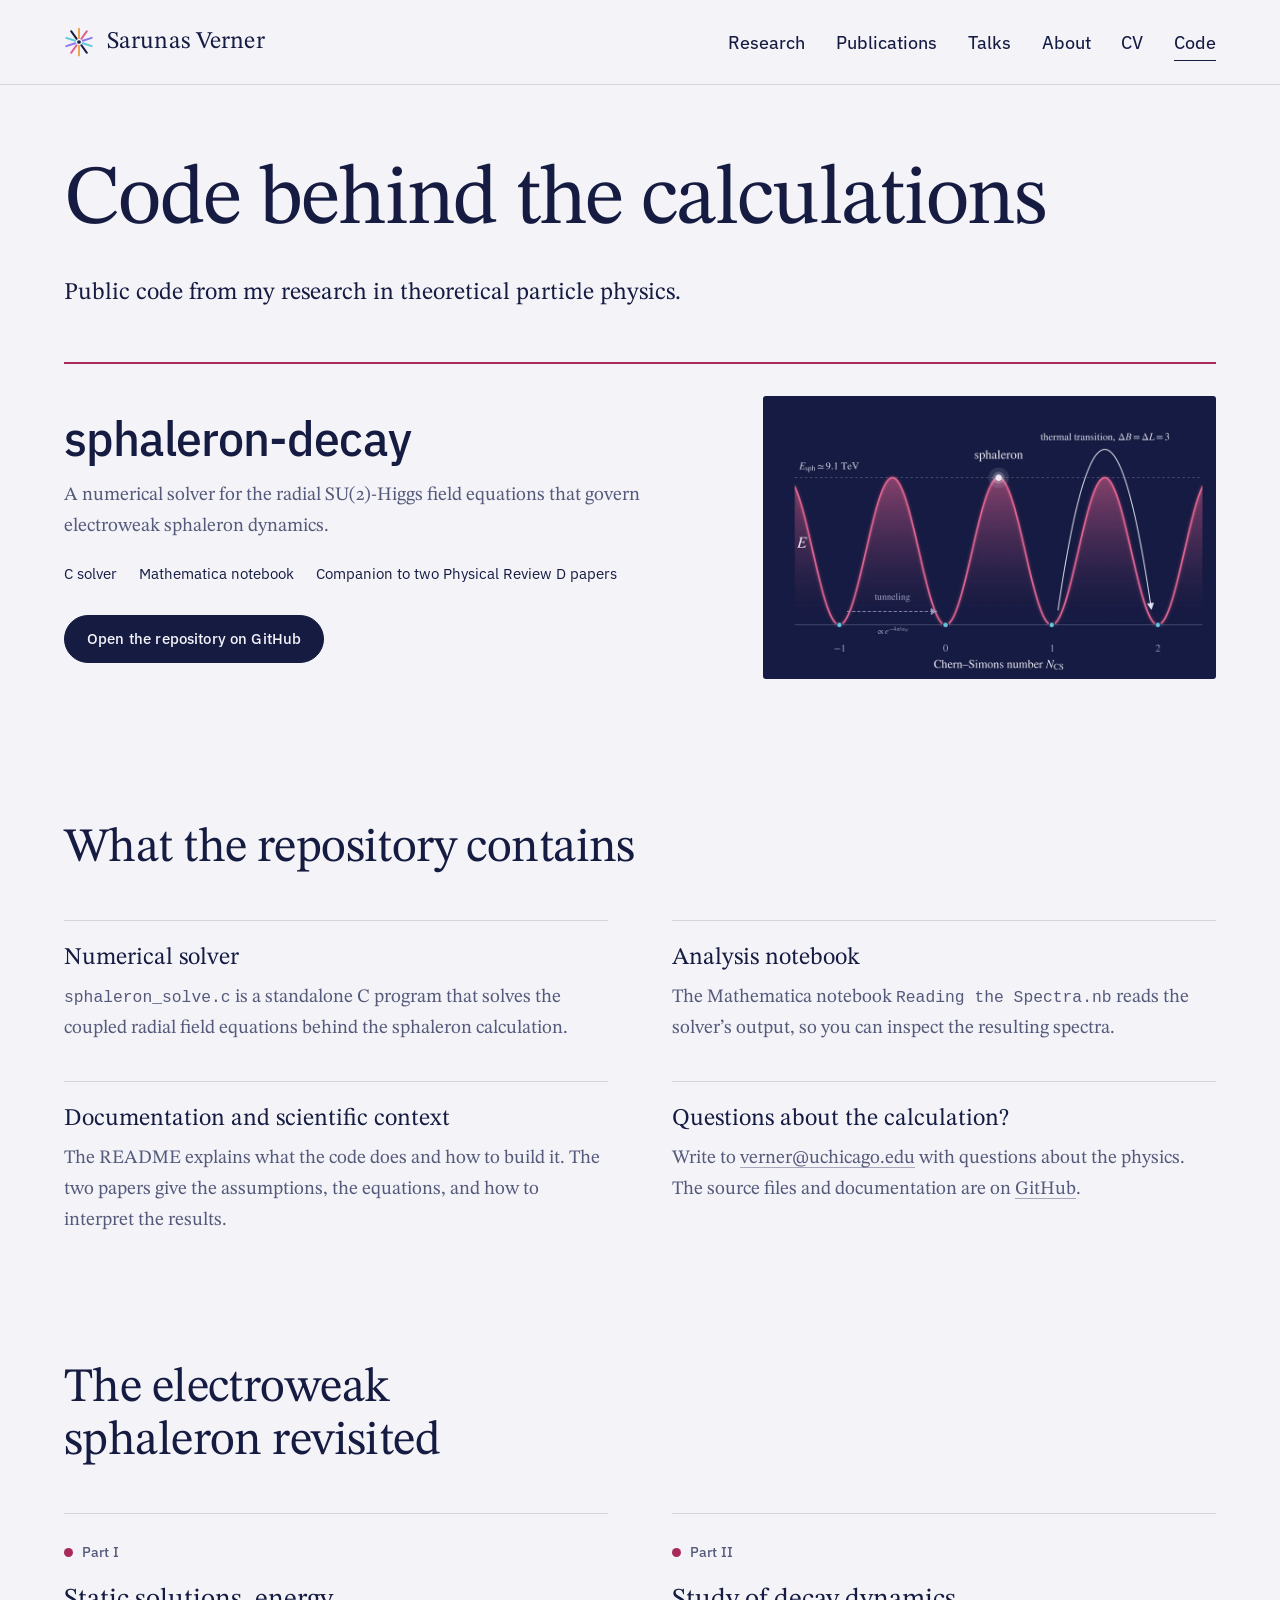
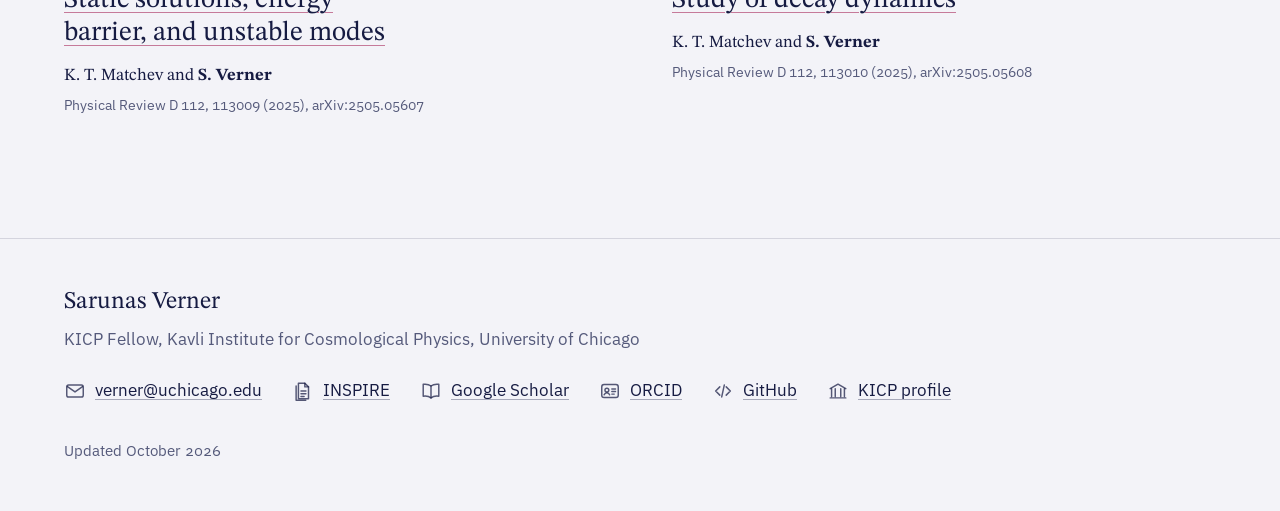
<file: code/index.html>
<!doctype html>
<html lang="en">
<head>
<meta charset="utf-8">
<meta name="viewport" content="width=device-width, initial-scale=1">
<title>Code | Sarunas Verner</title>
<meta name="description" content="Public research code by Sarunas Verner, including the sphaleron-decay solver for electroweak sphaleron dynamics.">
<link rel="canonical" href="https://www.sarunasverner.com/code/">
<meta name="theme-color" content="#161B42">
<meta property="og:type" content="website">
<meta property="og:title" content="Code | Sarunas Verner">
<meta property="og:description" content="Public research code by Sarunas Verner, including the sphaleron-decay solver for electroweak sphaleron dynamics.">
<meta property="og:url" content="https://www.sarunasverner.com/code/">
<meta property="og:image" content="https://www.sarunasverner.com/assets/img/og.jpg">
<meta name="twitter:card" content="summary_large_image">
<link rel="icon" href="../favicon.svg" type="image/svg+xml">
<link rel="preload" href="../assets/fonts/stix-two-text.woff2" as="font" type="font/woff2" crossorigin>
<link rel="preload" href="../assets/fonts/plex-sans.woff2" as="font" type="font/woff2" crossorigin>
<link rel="stylesheet" href="../assets/css/site.css">
<script src="../assets/js/site.js" defer></script>
</head>
<body>
<a class="skip-link" href="#main">Skip to content</a>
<header class="site-header is-solid">
  <div class="wrap bar">
    <a class="brand" href="../" aria-label="Sarunas Verner, home"><svg viewBox="0 0 26 26" aria-hidden="true" focusable="false"><line x1="13.00" y1="9.60" x2="13.00" y2="1.40" stroke="#F0A54E" stroke-width="1.7" stroke-linecap="round"/><line x1="15.00" y1="10.25" x2="19.82" y2="3.62" stroke="#E0628F" stroke-width="1.7" stroke-linecap="round"/><line x1="16.23" y1="11.95" x2="24.03" y2="9.42" stroke="#8C78F0" stroke-width="1.7" stroke-linecap="round"/><line x1="16.23" y1="14.05" x2="24.03" y2="16.58" stroke="#63C9DD" stroke-width="1.7" stroke-linecap="round"/><line x1="15.00" y1="15.75" x2="19.82" y2="22.38" stroke="currentColor" stroke-width="1.7" stroke-linecap="round"/><line x1="13.00" y1="16.40" x2="13.00" y2="24.60" stroke="#F0A54E" stroke-width="1.7" stroke-linecap="round"/><line x1="11.00" y1="15.75" x2="6.18" y2="22.38" stroke="#E0628F" stroke-width="1.7" stroke-linecap="round"/><line x1="9.77" y1="14.05" x2="1.97" y2="16.58" stroke="#8C78F0" stroke-width="1.7" stroke-linecap="round"/><line x1="9.77" y1="11.95" x2="1.97" y2="9.42" stroke="#63C9DD" stroke-width="1.7" stroke-linecap="round"/><line x1="11.00" y1="10.25" x2="6.18" y2="3.62" stroke="currentColor" stroke-width="1.7" stroke-linecap="round"/><circle cx="13" cy="13" r="1.6" fill="currentColor"/></svg><span>Sarunas Verner</span></a>
    <button class="menu-toggle" type="button" aria-expanded="false" aria-controls="site-nav" data-menu-toggle>Menu</button>
    <nav class="site-nav" id="site-nav" aria-label="Main"><ul><li><a href="../research/">Research</a></li><li><a href="../publications/">Publications</a></li><li><a href="../talks/">Talks</a></li><li><a href="../about/">About</a></li><li><a href="../cv/">CV</a></li><li><a href="../code/" aria-current="page">Code</a></li></ul></nav>
  </div>
</header>
<main id="main">

<div class="wrap page-head">
  <h1>Code behind the calculations</h1>
  <p class="lede">Public code from my research in theoretical particle physics.</p>
</div>
<section class="band-tight" style="padding-top:0" data-area="particle">
  <div class="wrap repo">
    <div>
      <h2>sphaleron-decay</h2>
      <p>A numerical solver for the radial SU(2)-Higgs field equations that govern electroweak sphaleron dynamics.</p>
      <ul class="facts"><li>C solver</li><li>Mathematica notebook</li><li>Companion to two Physical Review D papers</li></ul>
      <div class="actions" style="margin-top:28px"><a class="button" href="https://github.com/sarunasverner/sphaleron-decay">Open the repository on GitHub</a></div>
    </div>
    <figure class="plate"><img src="../assets/img/particle-physics-1600.webp" srcset="../assets/img/particle-physics-960.webp 960w, ../assets/img/particle-physics-1600.webp 1600w, ../assets/img/particle-physics-3200.webp 3200w" sizes="(max-width: 860px) 100vw, 40vw" width="1600" height="1000" alt="Energy against Chern–Simons number: a row of barriers between electroweak vacua, with the sphaleron on top of a barrier at 9.1 TeV, a thermal transition passing over it and tunneling passing underneath" loading="lazy" decoding="async"></figure>
  </div>
</section>
<section class="band" aria-labelledby="avail-h">
  <div class="wrap">
    <div class="section-head"><h2 id="avail-h">What the repository contains</h2></div>
    <div class="cols">
      <div><h3>Numerical solver</h3><p><code>sphaleron_solve.c</code> is a standalone C program that solves the coupled radial field equations behind the sphaleron calculation.</p></div>
      <div><h3>Analysis notebook</h3><p>The Mathematica notebook <code>Reading the Spectra.nb</code> reads the solver’s output, so you can inspect the resulting spectra.</p></div>
      <div><h3>Documentation and scientific context</h3><p>The README explains what the code does and how to build it. The two papers give the assumptions, the equations, and how to interpret the results.</p></div>
      <div><h3>Questions about the calculation?</h3><p>Write to <a href="mailto:verner@uchicago.edu">verner@uchicago.edu</a> with questions about the physics. The source files and documentation are on <a href="https://github.com/sarunasverner/sphaleron-decay">GitHub</a>.</p></div>
    </div>
  </div>
</section>
<section class="band" aria-labelledby="assoc-h" data-area="particle">
  <div class="wrap">
    <div class="section-head"><h2 id="assoc-h">The electroweak sphaleron revisited</h2></div>
    <ul class="works">
      <li class="work" data-area="particle"><span class="label"><span class="dot"></span>Part I</span><h3><a href="https://arxiv.org/abs/2505.05607">Static solutions, energy barrier, and unstable modes</a></h3><p class="authors">K. T. Matchev and <strong>S. Verner</strong></p><p class="venue">Physical Review D 112, 113009 (2025), arXiv:2505.05607</p></li>
      <li class="work" data-area="particle"><span class="label"><span class="dot"></span>Part II</span><h3><a href="https://arxiv.org/abs/2505.05608">Study of decay dynamics</a></h3><p class="authors">K. T. Matchev and <strong>S. Verner</strong></p><p class="venue">Physical Review D 112, 113010 (2025), arXiv:2505.05608</p></li>
    </ul>
  </div>
</section>

</main>
<footer class="site-footer">
  <div class="wrap">
    <div class="grid">
      <div>
        <p class="who">Sarunas Verner</p>
        <p>KICP Fellow, Kavli Institute for Cosmological Physics, University of Chicago</p>
      </div>
      <ul>
        <li><a href="mailto:verner@uchicago.edu"><svg class="ico" viewBox="0 0 24 24" aria-hidden="true" focusable="false" fill="none" stroke="currentColor" stroke-width="1.6" stroke-linecap="round" stroke-linejoin="round"><rect x="3" y="5.5" width="18" height="13" rx="2"/><path d="M3.8 7.2 12 13l8.2-5.8"/></svg><span>verner@uchicago.edu</span></a></li>
        <li><a href="https://inspirehep.net/authors/1813573"><svg class="ico" viewBox="0 0 24 24" aria-hidden="true" focusable="false" fill="none" stroke="currentColor" stroke-width="1.6" stroke-linecap="round" stroke-linejoin="round"><path d="M7 3.5h7l4 4v13H7z"/><path d="M14 3.5v4h4M9.8 12h5.4M9.8 15h5.4M9.8 18h3.4"/><path d="M4.5 6.5v15.5H15"/></svg><span>INSPIRE</span></a></li>
        <li><a href="https://scholar.google.com/citations?user=q-0UZ48AAAAJ"><svg class="ico" viewBox="0 0 24 24" aria-hidden="true" focusable="false" fill="none" stroke="currentColor" stroke-width="1.6" stroke-linecap="round" stroke-linejoin="round"><path d="M12 6.5c-2-1.6-5-2.2-8.5-1.8v13c3.5-.4 6.5.2 8.5 1.8 2-1.6 5-2.2 8.5-1.8v-13C17 4.3 14 4.9 12 6.5z"/><path d="M12 6.5v13"/></svg><span>Google Scholar</span></a></li>
        <li><a href="https://orcid.org/0000-0003-4870-0826"><svg class="ico" viewBox="0 0 24 24" aria-hidden="true" focusable="false" fill="none" stroke="currentColor" stroke-width="1.6" stroke-linecap="round" stroke-linejoin="round"><rect x="3" y="5" width="18" height="14" rx="2.5"/><circle cx="8.6" cy="11" r="2.1"/><path d="M5.6 16.2c.6-1.6 1.7-2.4 3-2.4s2.4.8 3 2.4M14 9.8h4M14 12.6h4M14 15.4h2.6"/></svg><span>ORCID</span></a></li>
        <li><a href="https://github.com/sarunasverner"><svg class="ico" viewBox="0 0 24 24" aria-hidden="true" focusable="false" fill="none" stroke="currentColor" stroke-width="1.6" stroke-linecap="round" stroke-linejoin="round"><path d="M8.5 7.5 4 12l4.5 4.5M15.5 7.5 20 12l-4.5 4.5M13.4 5.5l-2.8 13"/></svg><span>GitHub</span></a></li>
        <li><a href="https://kavlicosmo.uchicago.edu/people/profile/sarunas-verner/"><svg class="ico" viewBox="0 0 24 24" aria-hidden="true" focusable="false" fill="none" stroke="currentColor" stroke-width="1.6" stroke-linecap="round" stroke-linejoin="round"><path d="M3.5 9.5 12 4.5l8.5 5"/><path d="M5 9.5v8.5M9 9.5v8.5M15 9.5v8.5M19 9.5v8.5M3.5 19.5h17"/></svg><span>KICP profile</span></a></li>
      </ul>
    </div>
    <p class="fine">Updated October 2026</p>
  </div>
</footer>
</body>
</html>
</file>
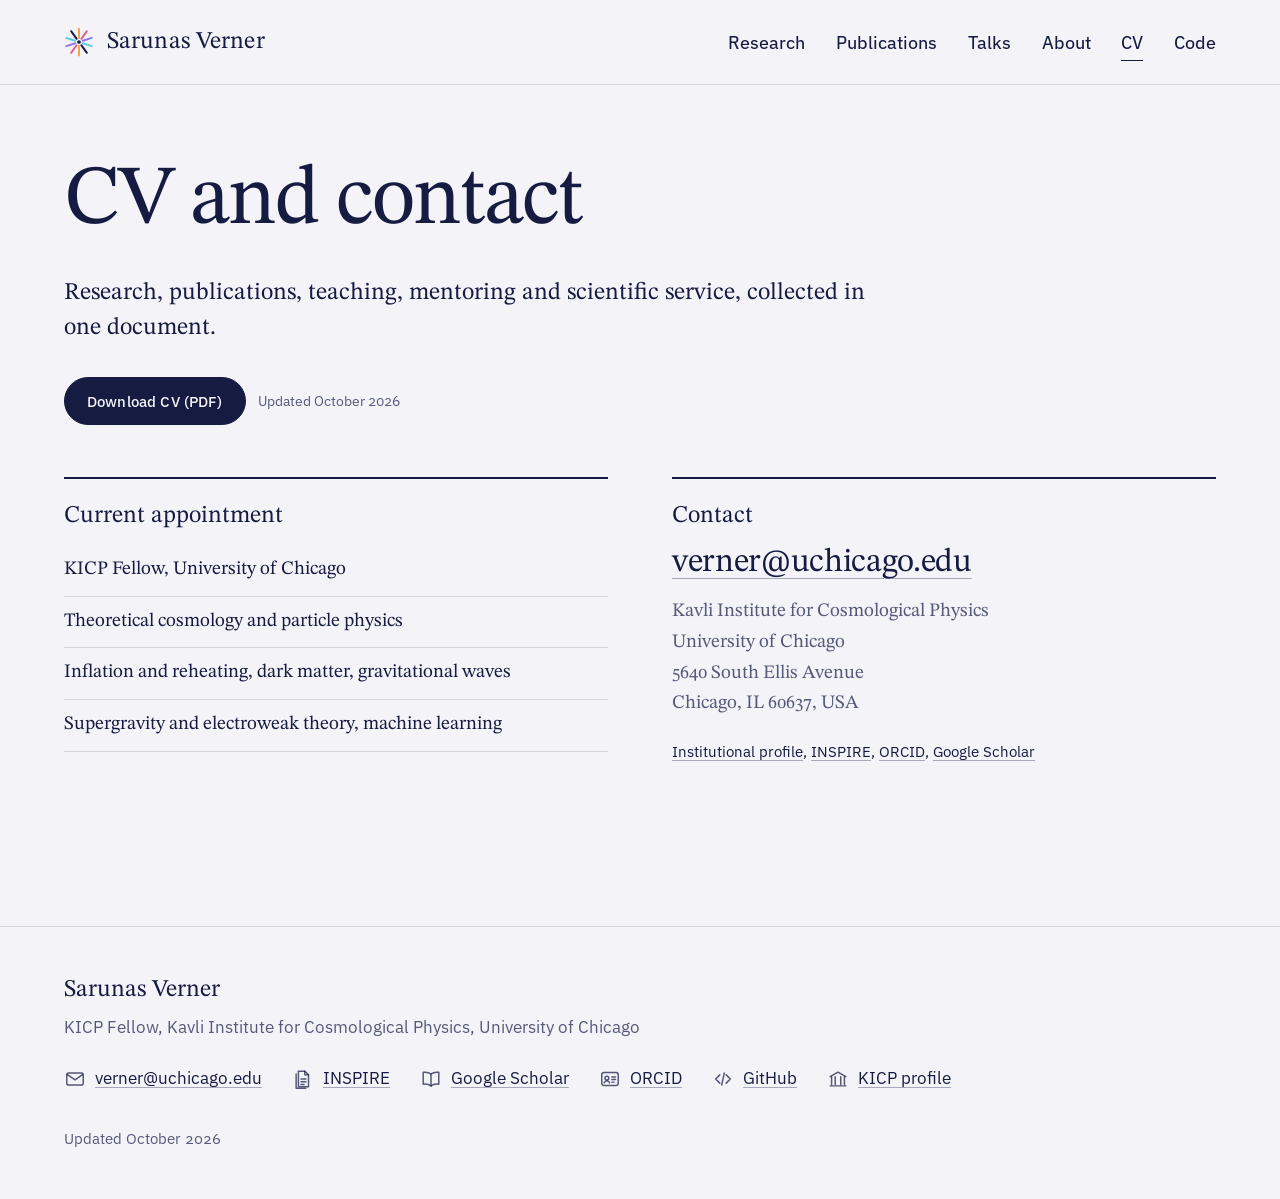
<file: cv/index.html>
<!doctype html>
<html lang="en">
<head>
<meta charset="utf-8">
<meta name="viewport" content="width=device-width, initial-scale=1">
<title>CV and contact | Sarunas Verner</title>
<meta name="description" content="Curriculum vitae and contact details for Sarunas Verner, Kavli Institute for Cosmological Physics, University of Chicago.">
<link rel="canonical" href="https://www.sarunasverner.com/cv/">
<meta name="theme-color" content="#161B42">
<meta property="og:type" content="website">
<meta property="og:title" content="CV and contact | Sarunas Verner">
<meta property="og:description" content="Curriculum vitae and contact details for Sarunas Verner, Kavli Institute for Cosmological Physics, University of Chicago.">
<meta property="og:url" content="https://www.sarunasverner.com/cv/">
<meta property="og:image" content="https://www.sarunasverner.com/assets/img/og.jpg">
<meta name="twitter:card" content="summary_large_image">
<link rel="icon" href="../favicon.svg" type="image/svg+xml">
<link rel="preload" href="../assets/fonts/stix-two-text.woff2" as="font" type="font/woff2" crossorigin>
<link rel="preload" href="../assets/fonts/plex-sans.woff2" as="font" type="font/woff2" crossorigin>
<link rel="stylesheet" href="../assets/css/site.css">
<script src="../assets/js/site.js" defer></script>
</head>
<body>
<a class="skip-link" href="#main">Skip to content</a>
<header class="site-header is-solid">
  <div class="wrap bar">
    <a class="brand" href="../" aria-label="Sarunas Verner, home"><svg viewBox="0 0 26 26" aria-hidden="true" focusable="false"><line x1="13.00" y1="9.60" x2="13.00" y2="1.40" stroke="#F0A54E" stroke-width="1.7" stroke-linecap="round"/><line x1="15.00" y1="10.25" x2="19.82" y2="3.62" stroke="#E0628F" stroke-width="1.7" stroke-linecap="round"/><line x1="16.23" y1="11.95" x2="24.03" y2="9.42" stroke="#8C78F0" stroke-width="1.7" stroke-linecap="round"/><line x1="16.23" y1="14.05" x2="24.03" y2="16.58" stroke="#63C9DD" stroke-width="1.7" stroke-linecap="round"/><line x1="15.00" y1="15.75" x2="19.82" y2="22.38" stroke="currentColor" stroke-width="1.7" stroke-linecap="round"/><line x1="13.00" y1="16.40" x2="13.00" y2="24.60" stroke="#F0A54E" stroke-width="1.7" stroke-linecap="round"/><line x1="11.00" y1="15.75" x2="6.18" y2="22.38" stroke="#E0628F" stroke-width="1.7" stroke-linecap="round"/><line x1="9.77" y1="14.05" x2="1.97" y2="16.58" stroke="#8C78F0" stroke-width="1.7" stroke-linecap="round"/><line x1="9.77" y1="11.95" x2="1.97" y2="9.42" stroke="#63C9DD" stroke-width="1.7" stroke-linecap="round"/><line x1="11.00" y1="10.25" x2="6.18" y2="3.62" stroke="currentColor" stroke-width="1.7" stroke-linecap="round"/><circle cx="13" cy="13" r="1.6" fill="currentColor"/></svg><span>Sarunas Verner</span></a>
    <button class="menu-toggle" type="button" aria-expanded="false" aria-controls="site-nav" data-menu-toggle>Menu</button>
    <nav class="site-nav" id="site-nav" aria-label="Main"><ul><li><a href="../research/">Research</a></li><li><a href="../publications/">Publications</a></li><li><a href="../talks/">Talks</a></li><li><a href="../about/">About</a></li><li><a href="../cv/" aria-current="page">CV</a></li><li><a href="../code/">Code</a></li></ul></nav>
  </div>
</header>
<main id="main">

<div class="wrap page-head">
  <h1>CV and contact</h1>
  <p class="lede">Research, publications, teaching, mentoring and scientific service, collected in one document.</p>
  <div class="actions"><a class="button" href="../cv/Sarunas_Verner_CV.pdf">Download CV (PDF)</a><span class="muted sans" style="font-size:var(--t-meta);align-self:center">Updated October 2026</span></div>
</div>
<section class="band-tight" style="padding-top:0">
  <div class="wrap cv-grid">
    <div class="cv-card">
      <h2>Current appointment</h2>
      <ul class="list">
        <li>KICP Fellow, University of Chicago</li>
        <li>Theoretical cosmology and particle physics</li>
        <li>Inflation and reheating, dark matter, gravitational waves</li>
        <li>Supergravity and electroweak theory, machine learning</li>
      </ul>
    </div>
    <div class="cv-card">
      <h2>Contact</h2>
      <p class="mail" style="font-size:clamp(1.5rem,1.1rem + 1.2vw,2.125rem)"><a href="mailto:verner@uchicago.edu">verner@uchicago.edu</a></p>
      <address>Kavli Institute for Cosmological Physics<br>University of Chicago<br>5640 South Ellis Avenue<br>Chicago, IL 60637, USA</address>
      <p class="sans" style="font-size:var(--t-small);margin-top:20px"><a href="https://kavlicosmo.uchicago.edu/people/profile/sarunas-verner/">Institutional profile</a>, <a href="https://inspirehep.net/authors/1813573">INSPIRE</a>, <a href="https://orcid.org/0000-0003-4870-0826">ORCID</a>, <a href="https://scholar.google.com/citations?user=q-0UZ48AAAAJ">Google Scholar</a></p>
    </div>
  </div>
</section>
<div class="band-tight"></div>

</main>
<footer class="site-footer">
  <div class="wrap">
    <div class="grid">
      <div>
        <p class="who">Sarunas Verner</p>
        <p>KICP Fellow, Kavli Institute for Cosmological Physics, University of Chicago</p>
      </div>
      <ul>
        <li><a href="mailto:verner@uchicago.edu"><svg class="ico" viewBox="0 0 24 24" aria-hidden="true" focusable="false" fill="none" stroke="currentColor" stroke-width="1.6" stroke-linecap="round" stroke-linejoin="round"><rect x="3" y="5.5" width="18" height="13" rx="2"/><path d="M3.8 7.2 12 13l8.2-5.8"/></svg><span>verner@uchicago.edu</span></a></li>
        <li><a href="https://inspirehep.net/authors/1813573"><svg class="ico" viewBox="0 0 24 24" aria-hidden="true" focusable="false" fill="none" stroke="currentColor" stroke-width="1.6" stroke-linecap="round" stroke-linejoin="round"><path d="M7 3.5h7l4 4v13H7z"/><path d="M14 3.5v4h4M9.8 12h5.4M9.8 15h5.4M9.8 18h3.4"/><path d="M4.5 6.5v15.5H15"/></svg><span>INSPIRE</span></a></li>
        <li><a href="https://scholar.google.com/citations?user=q-0UZ48AAAAJ"><svg class="ico" viewBox="0 0 24 24" aria-hidden="true" focusable="false" fill="none" stroke="currentColor" stroke-width="1.6" stroke-linecap="round" stroke-linejoin="round"><path d="M12 6.5c-2-1.6-5-2.2-8.5-1.8v13c3.5-.4 6.5.2 8.5 1.8 2-1.6 5-2.2 8.5-1.8v-13C17 4.3 14 4.9 12 6.5z"/><path d="M12 6.5v13"/></svg><span>Google Scholar</span></a></li>
        <li><a href="https://orcid.org/0000-0003-4870-0826"><svg class="ico" viewBox="0 0 24 24" aria-hidden="true" focusable="false" fill="none" stroke="currentColor" stroke-width="1.6" stroke-linecap="round" stroke-linejoin="round"><rect x="3" y="5" width="18" height="14" rx="2.5"/><circle cx="8.6" cy="11" r="2.1"/><path d="M5.6 16.2c.6-1.6 1.7-2.4 3-2.4s2.4.8 3 2.4M14 9.8h4M14 12.6h4M14 15.4h2.6"/></svg><span>ORCID</span></a></li>
        <li><a href="https://github.com/sarunasverner"><svg class="ico" viewBox="0 0 24 24" aria-hidden="true" focusable="false" fill="none" stroke="currentColor" stroke-width="1.6" stroke-linecap="round" stroke-linejoin="round"><path d="M8.5 7.5 4 12l4.5 4.5M15.5 7.5 20 12l-4.5 4.5M13.4 5.5l-2.8 13"/></svg><span>GitHub</span></a></li>
        <li><a href="https://kavlicosmo.uchicago.edu/people/profile/sarunas-verner/"><svg class="ico" viewBox="0 0 24 24" aria-hidden="true" focusable="false" fill="none" stroke="currentColor" stroke-width="1.6" stroke-linecap="round" stroke-linejoin="round"><path d="M3.5 9.5 12 4.5l8.5 5"/><path d="M5 9.5v8.5M9 9.5v8.5M15 9.5v8.5M19 9.5v8.5M3.5 19.5h17"/></svg><span>KICP profile</span></a></li>
      </ul>
    </div>
    <p class="fine">Updated October 2026</p>
  </div>
</footer>
</body>
</html>
</file>
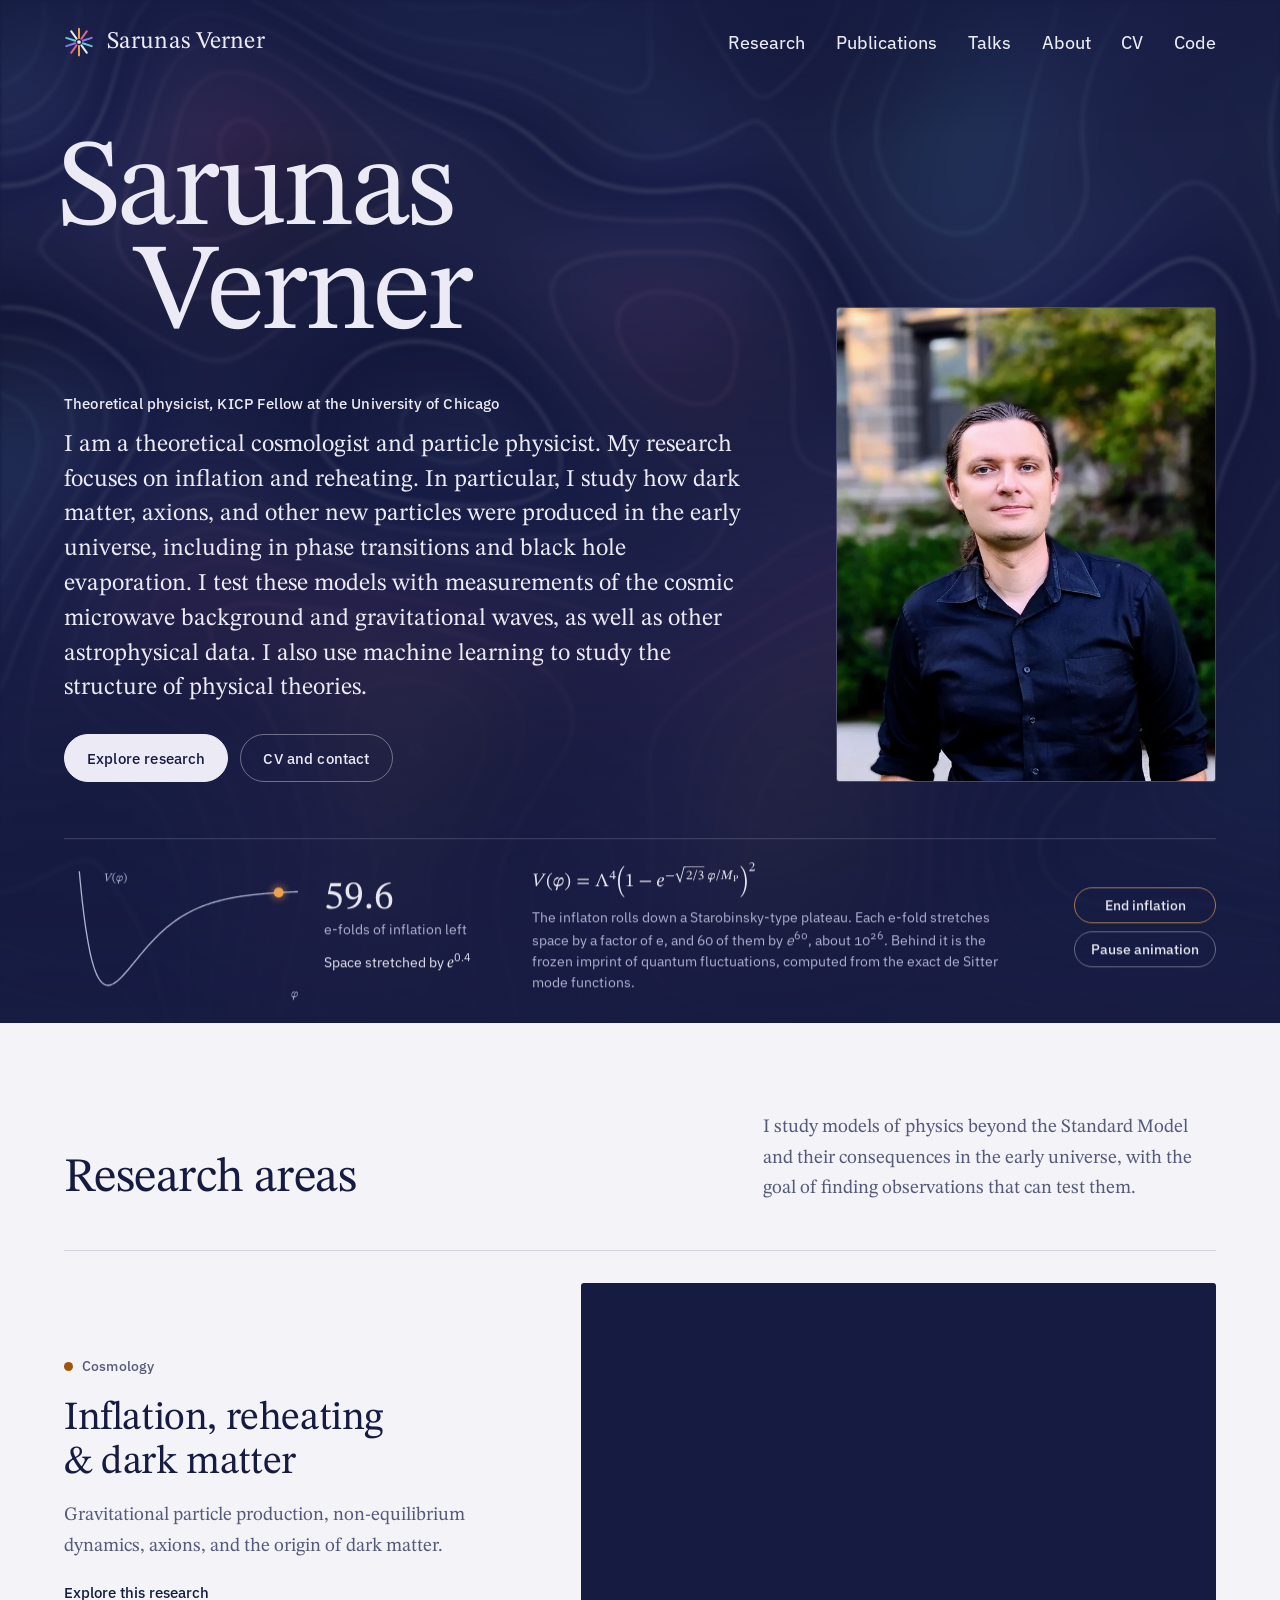
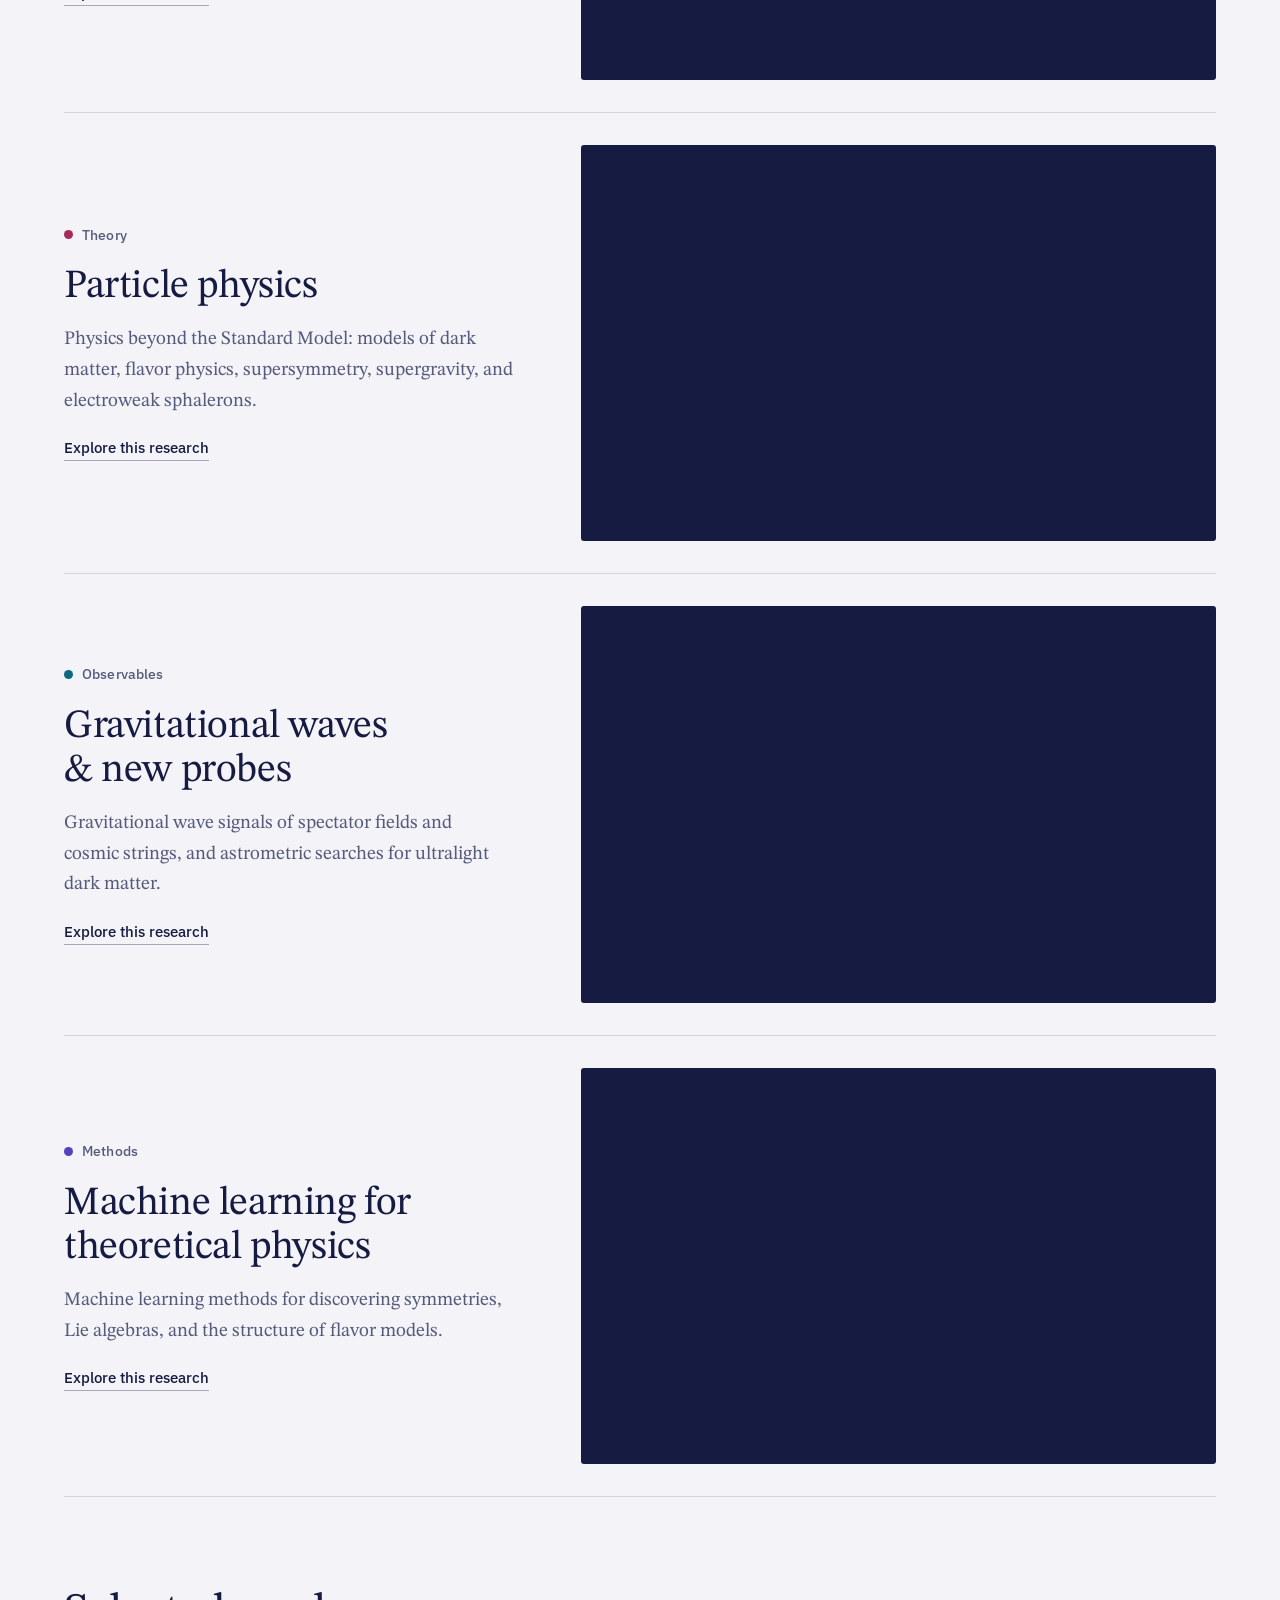
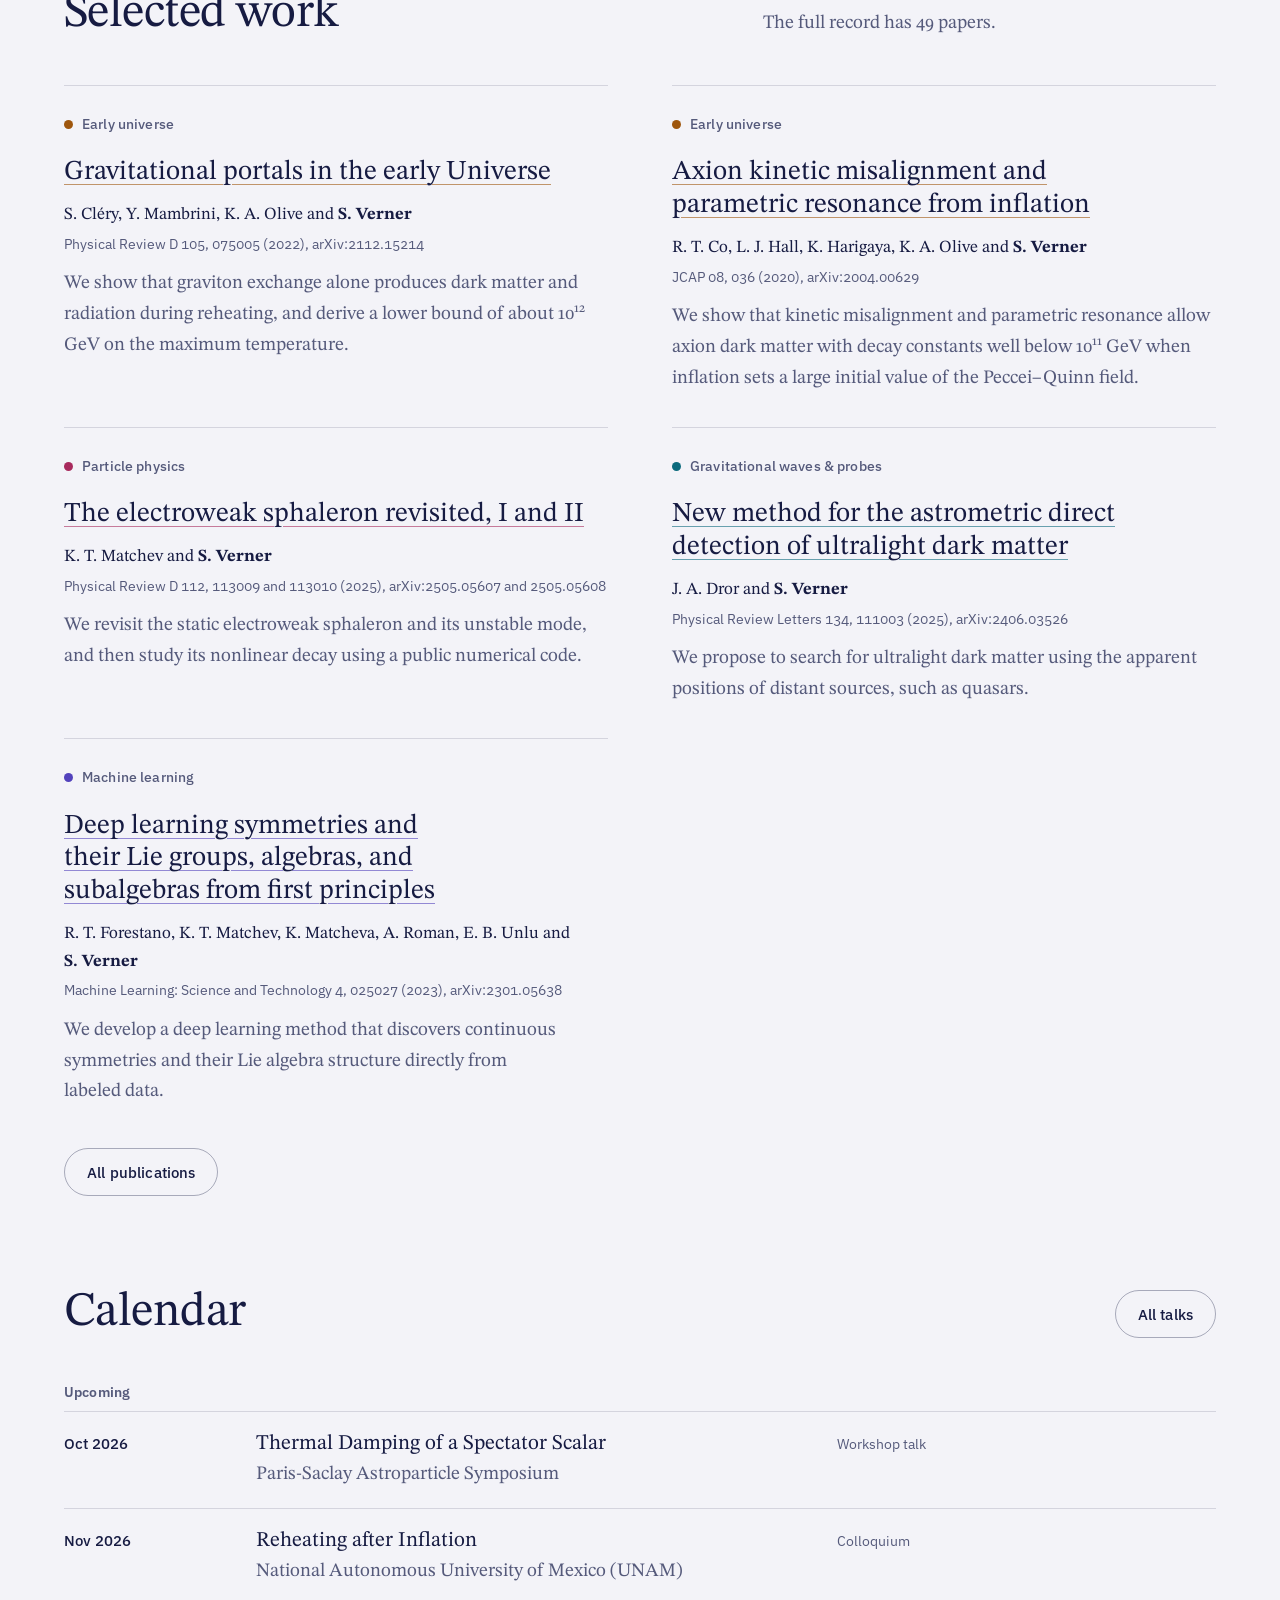
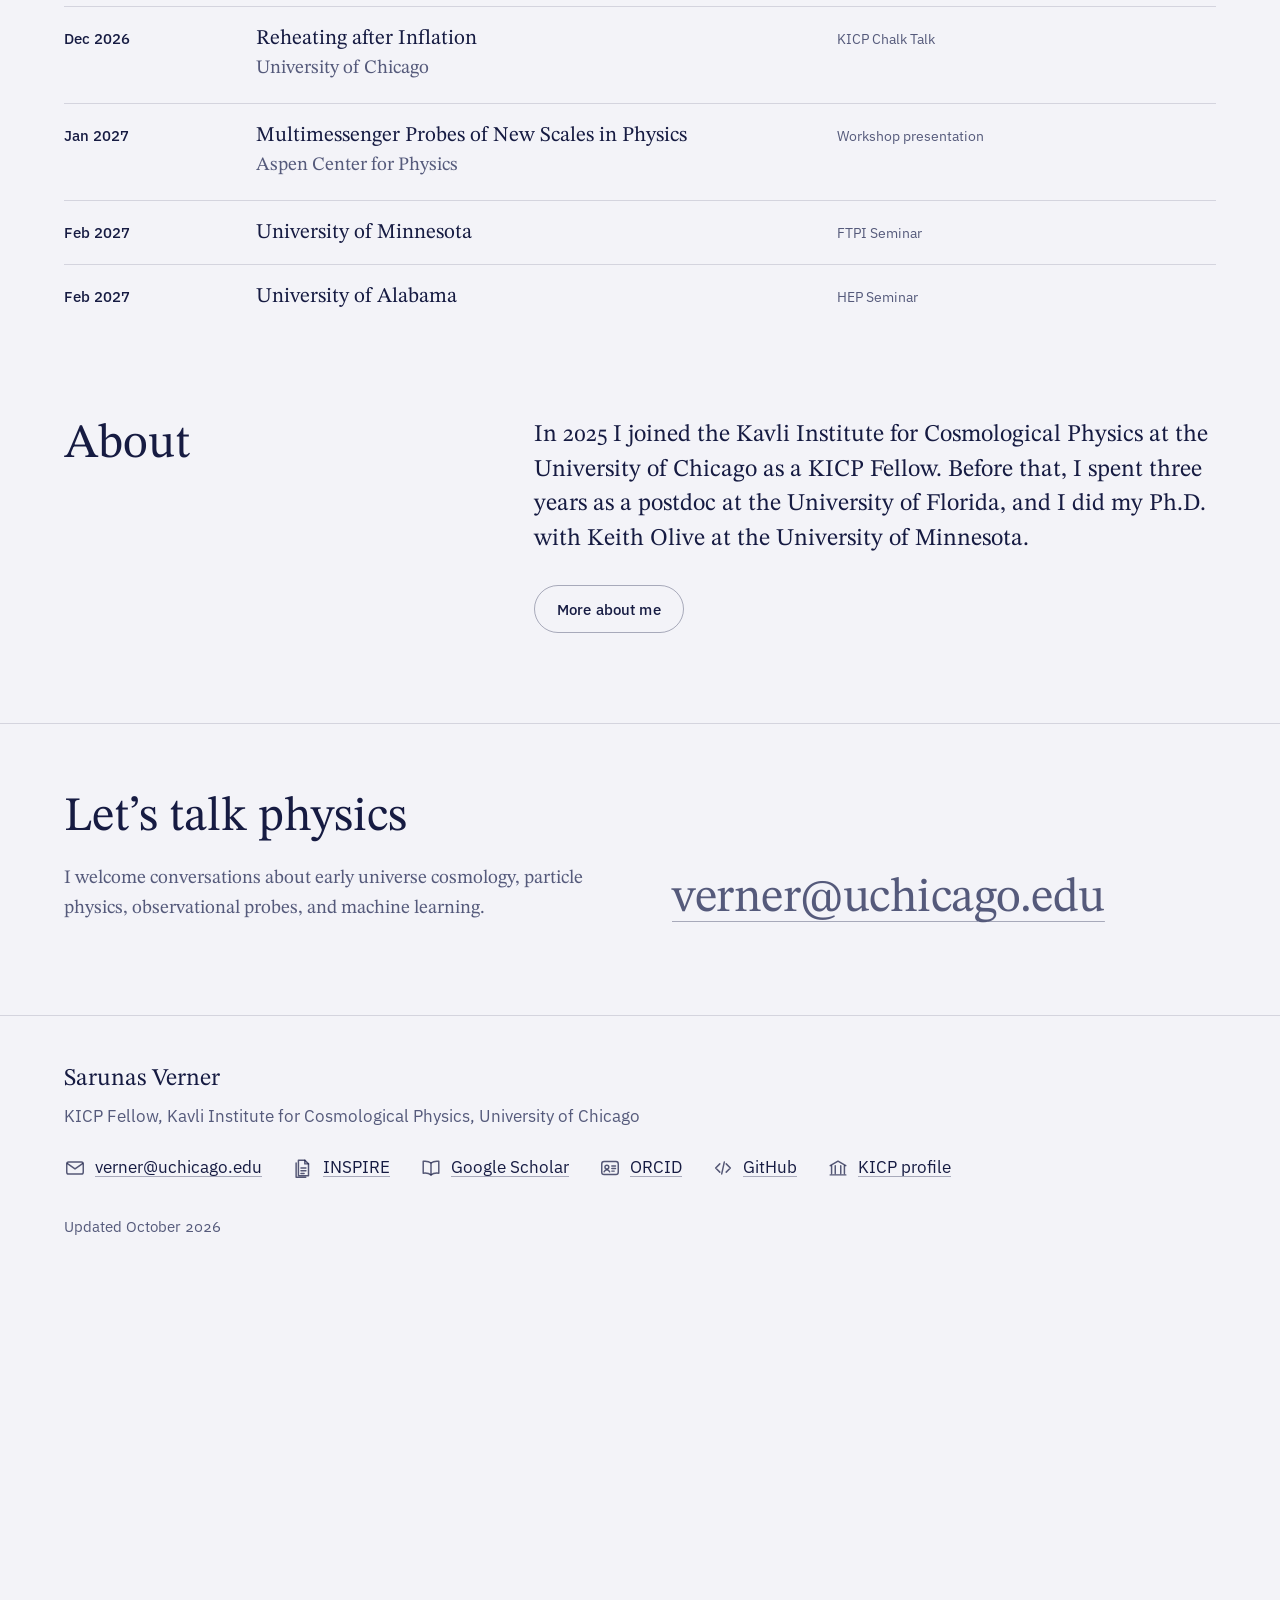
<file: home/index.html>
<!doctype html><html lang="en"><head><meta charset="utf-8"><title>Sarunas Verner</title><link rel="canonical" href="https://www.sarunasverner.com/"><meta http-equiv="refresh" content="0; url=../"></head><body><p><a href="../">Continue to the home page</a></p></body></html>
</file>
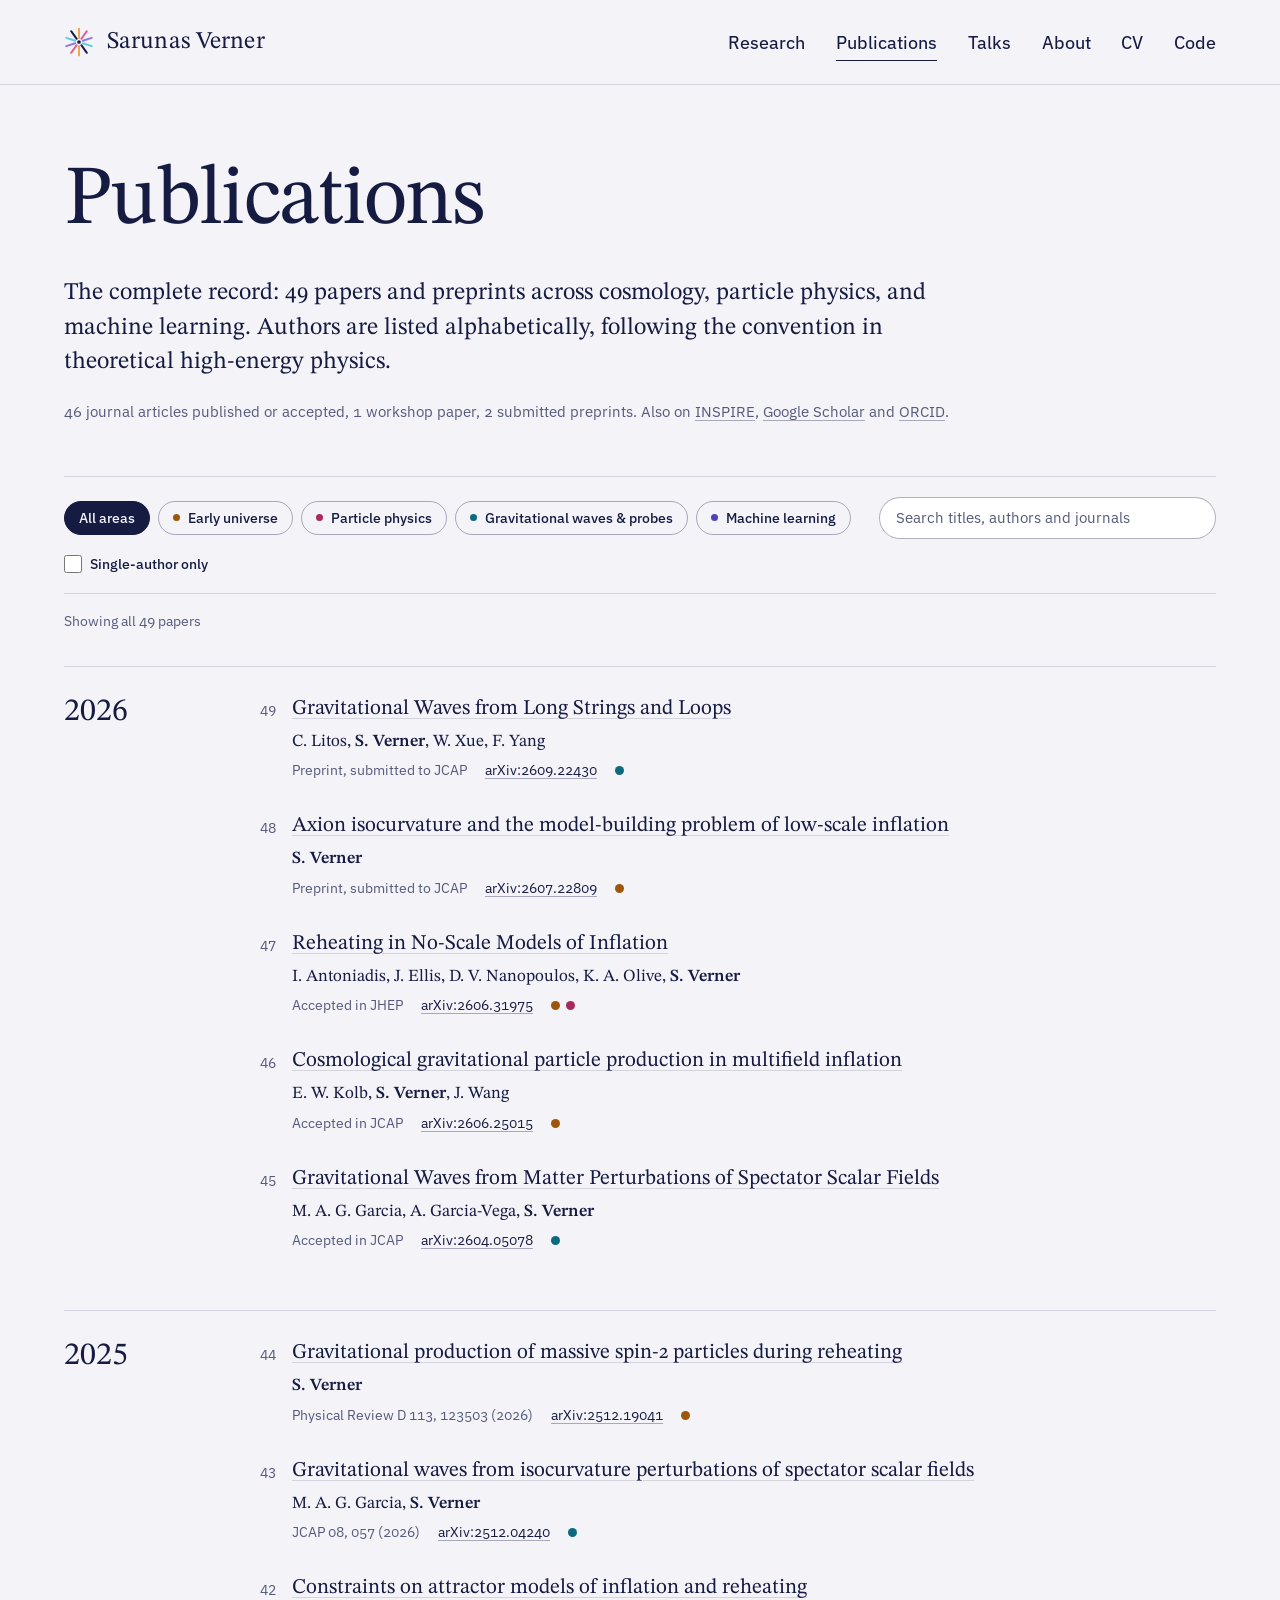
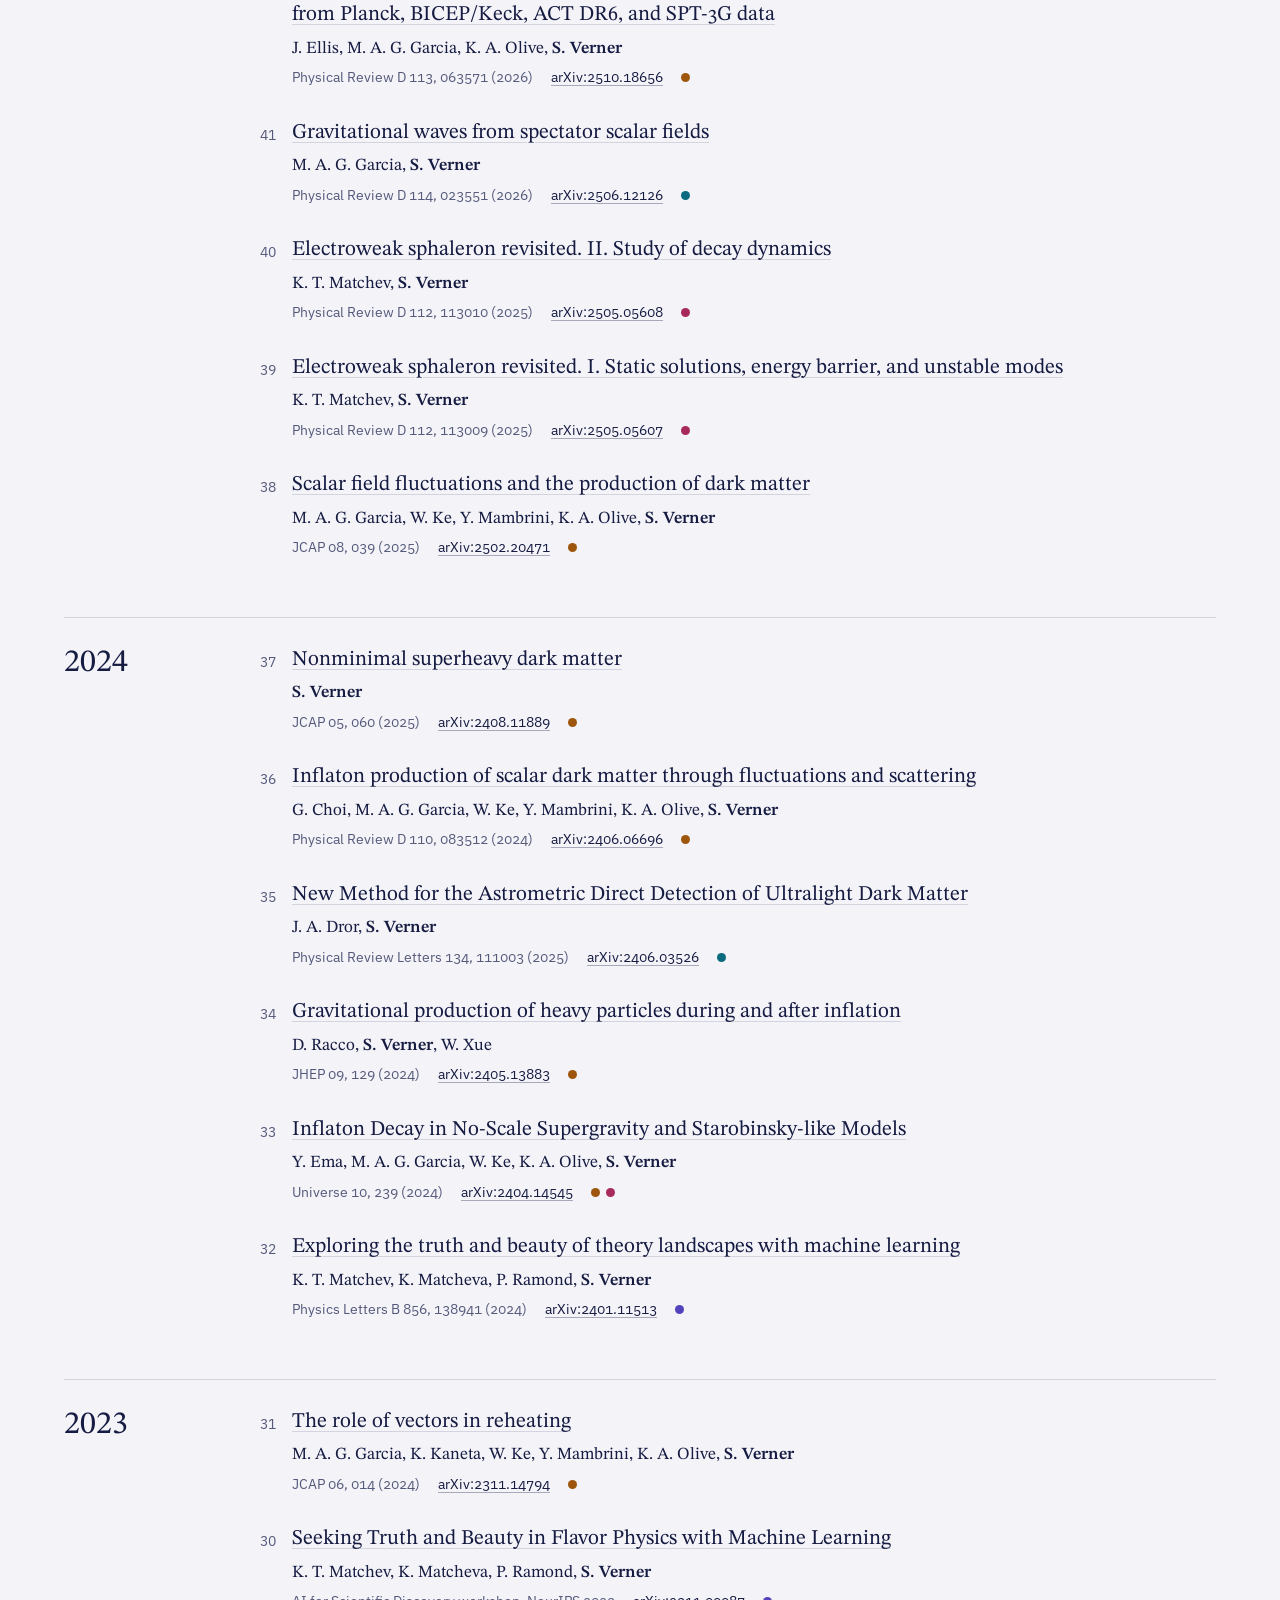
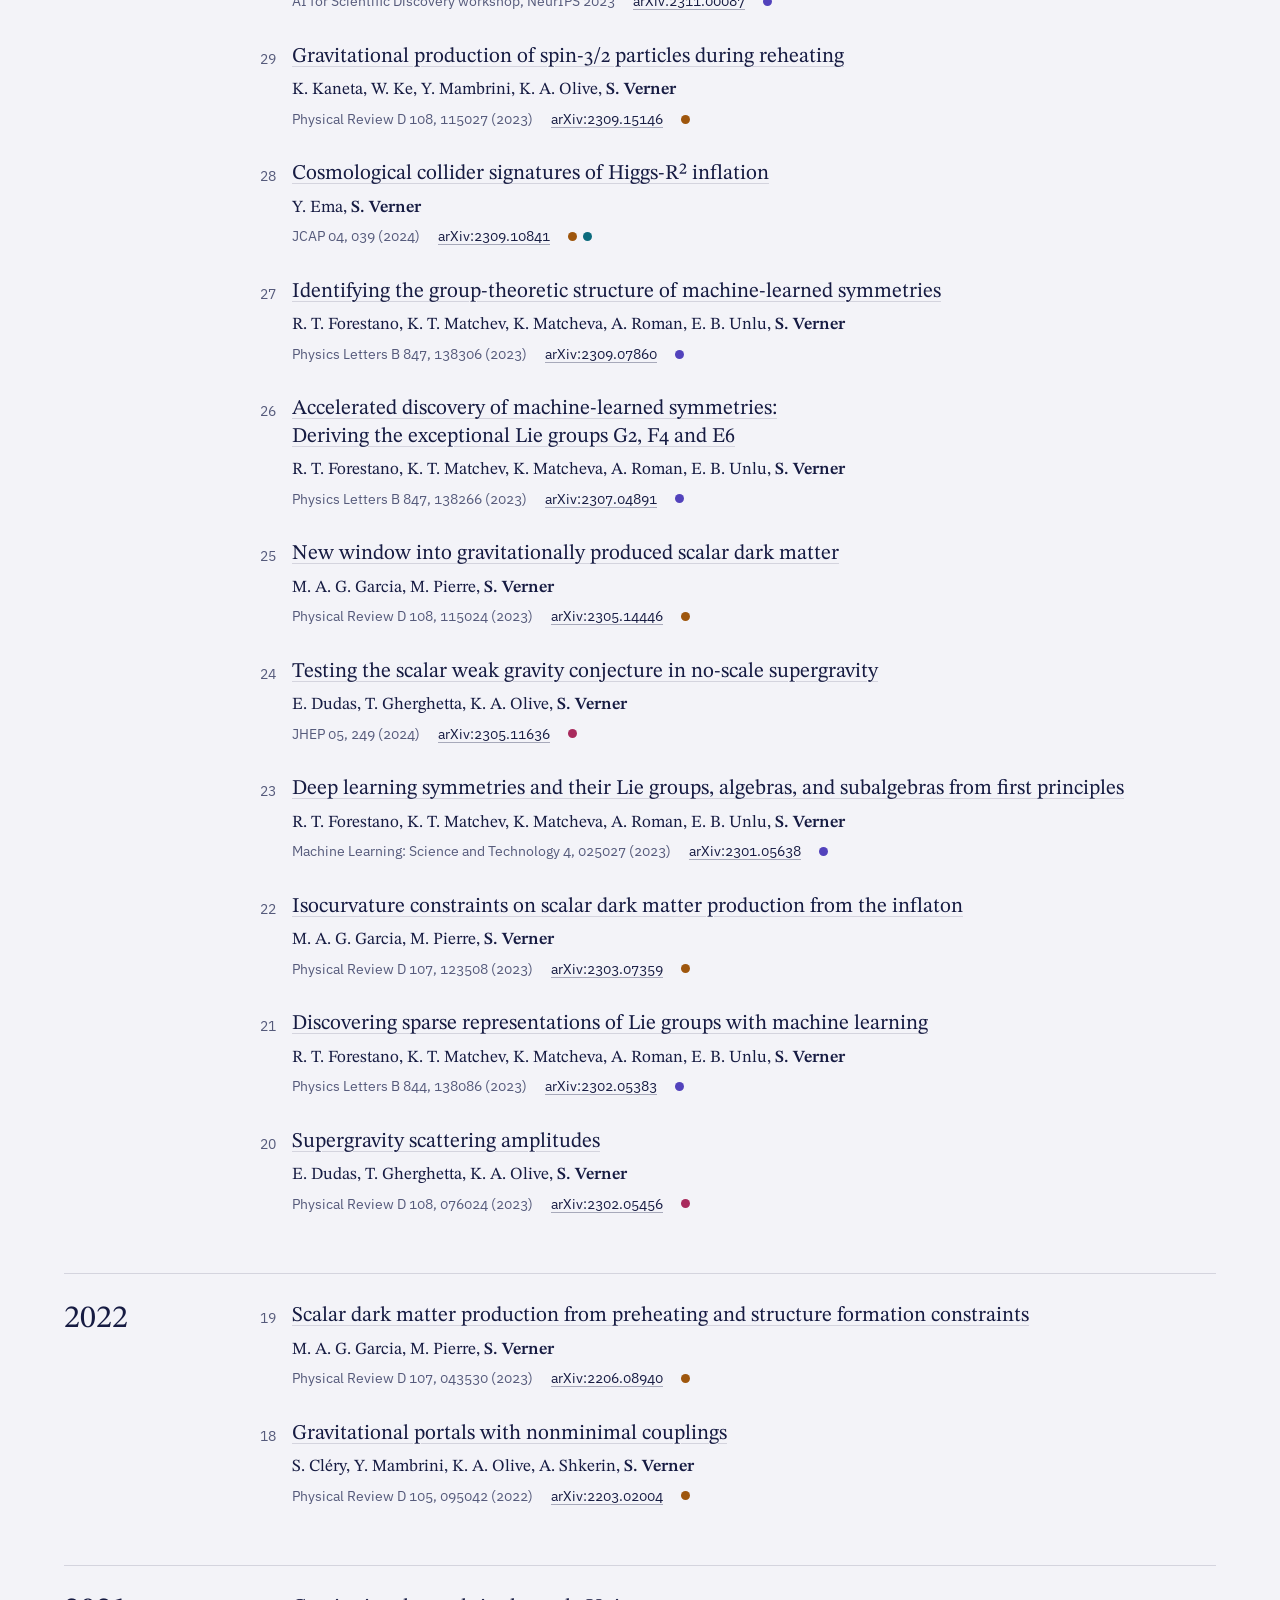
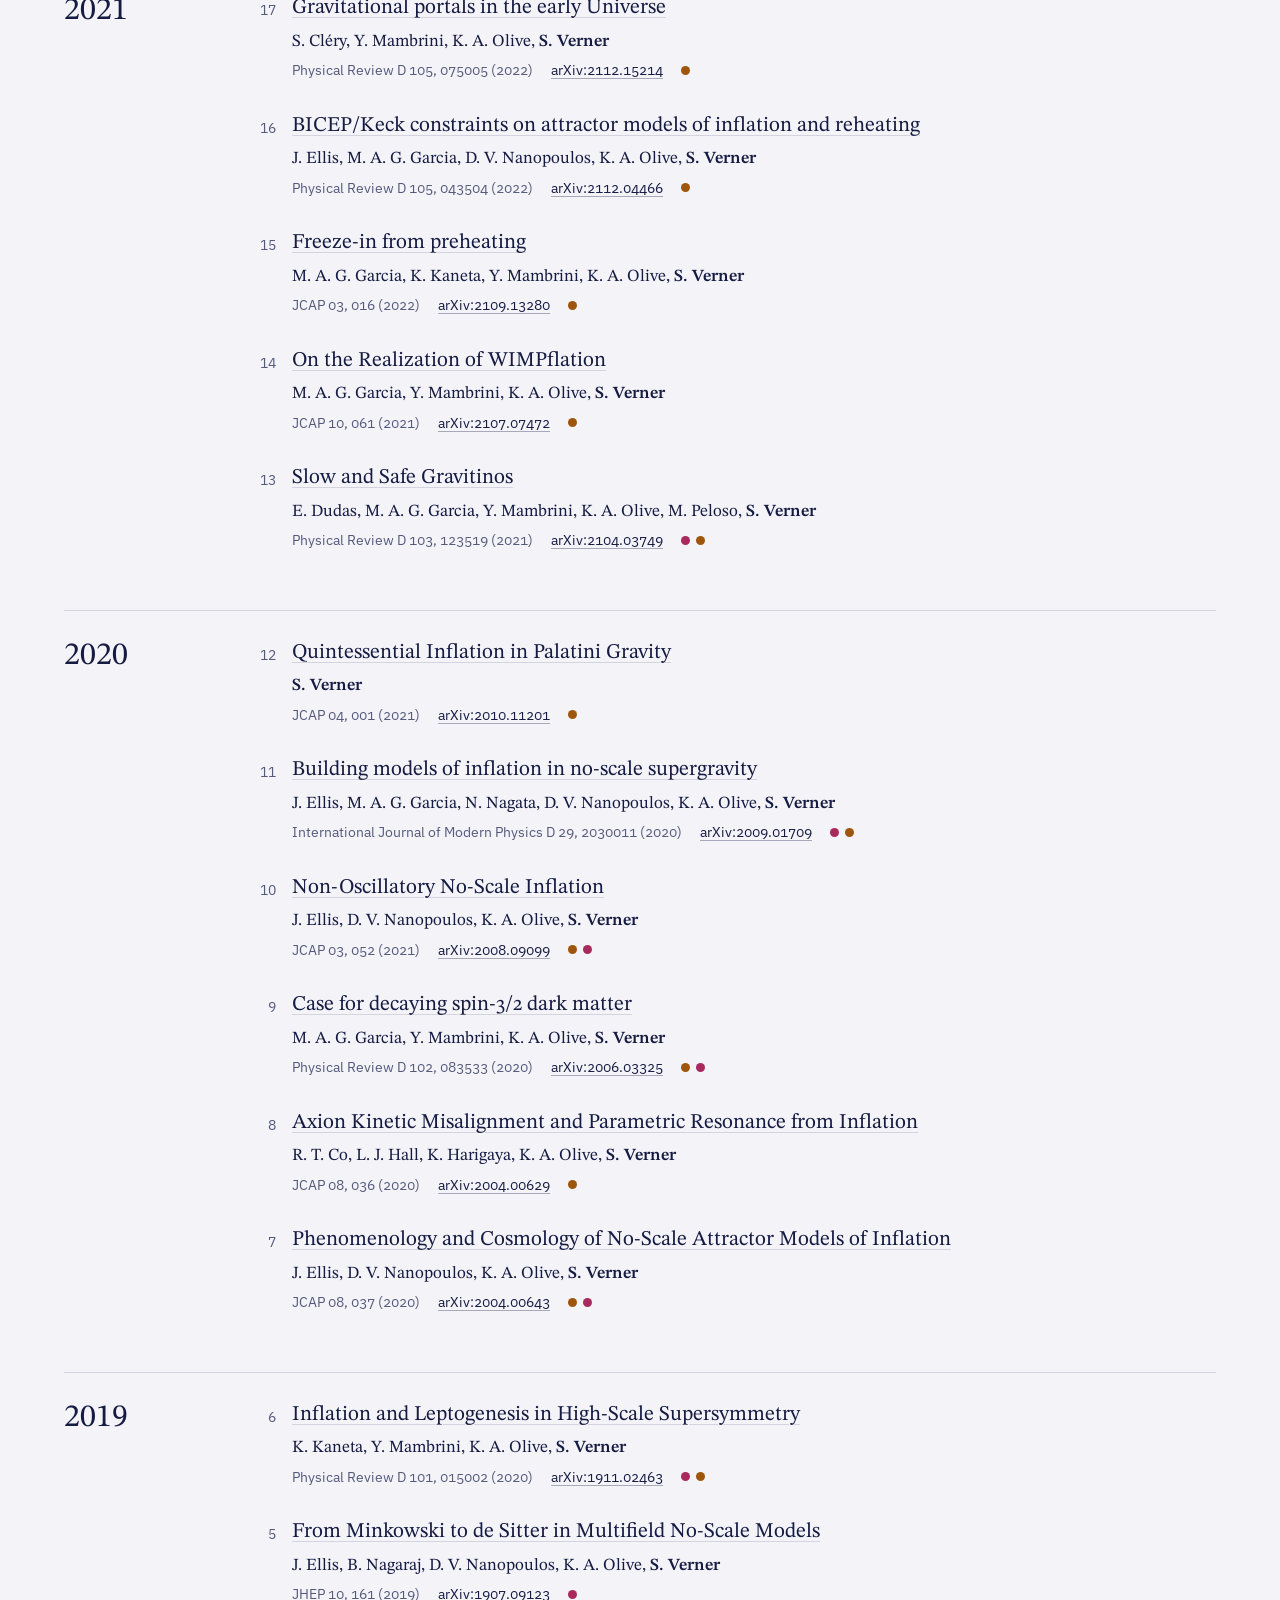
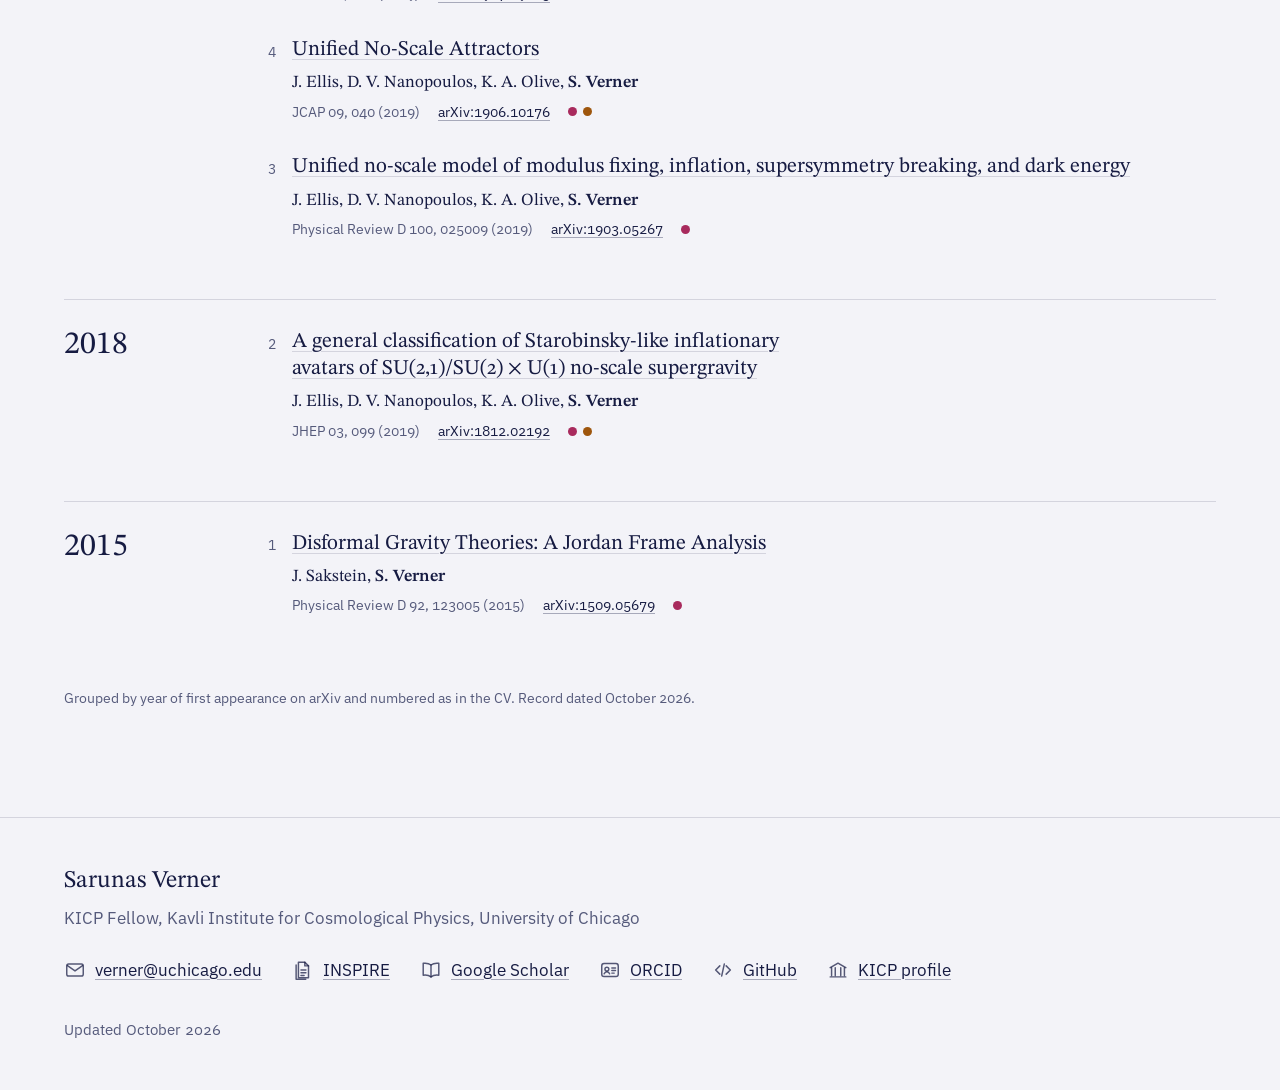
<file: publications/index.html>
<!doctype html>
<html lang="en">
<head>
<meta charset="utf-8">
<meta name="viewport" content="width=device-width, initial-scale=1">
<title>Publications | Sarunas Verner</title>
<meta name="description" content="Complete list of 49 papers and preprints by Sarunas Verner on inflation, reheating, dark matter, gravitational waves, supergravity, electroweak sphalerons and machine-learned symmetries.">
<link rel="canonical" href="https://www.sarunasverner.com/publications/">
<meta name="theme-color" content="#161B42">
<meta property="og:type" content="website">
<meta property="og:title" content="Publications | Sarunas Verner">
<meta property="og:description" content="Complete list of 49 papers and preprints by Sarunas Verner on inflation, reheating, dark matter, gravitational waves, supergravity, electroweak sphalerons and machine-learned symmetries.">
<meta property="og:url" content="https://www.sarunasverner.com/publications/">
<meta property="og:image" content="https://www.sarunasverner.com/assets/img/og.jpg">
<meta name="twitter:card" content="summary_large_image">
<link rel="icon" href="../favicon.svg" type="image/svg+xml">
<link rel="preload" href="../assets/fonts/stix-two-text.woff2" as="font" type="font/woff2" crossorigin>
<link rel="preload" href="../assets/fonts/plex-sans.woff2" as="font" type="font/woff2" crossorigin>
<link rel="stylesheet" href="../assets/css/site.css">
<script src="../assets/js/site.js" defer></script><script src="../assets/js/publications.js" defer></script>
</head>
<body>
<a class="skip-link" href="#main">Skip to content</a>
<header class="site-header is-solid">
  <div class="wrap bar">
    <a class="brand" href="../" aria-label="Sarunas Verner, home"><svg viewBox="0 0 26 26" aria-hidden="true" focusable="false"><line x1="13.00" y1="9.60" x2="13.00" y2="1.40" stroke="#F0A54E" stroke-width="1.7" stroke-linecap="round"/><line x1="15.00" y1="10.25" x2="19.82" y2="3.62" stroke="#E0628F" stroke-width="1.7" stroke-linecap="round"/><line x1="16.23" y1="11.95" x2="24.03" y2="9.42" stroke="#8C78F0" stroke-width="1.7" stroke-linecap="round"/><line x1="16.23" y1="14.05" x2="24.03" y2="16.58" stroke="#63C9DD" stroke-width="1.7" stroke-linecap="round"/><line x1="15.00" y1="15.75" x2="19.82" y2="22.38" stroke="currentColor" stroke-width="1.7" stroke-linecap="round"/><line x1="13.00" y1="16.40" x2="13.00" y2="24.60" stroke="#F0A54E" stroke-width="1.7" stroke-linecap="round"/><line x1="11.00" y1="15.75" x2="6.18" y2="22.38" stroke="#E0628F" stroke-width="1.7" stroke-linecap="round"/><line x1="9.77" y1="14.05" x2="1.97" y2="16.58" stroke="#8C78F0" stroke-width="1.7" stroke-linecap="round"/><line x1="9.77" y1="11.95" x2="1.97" y2="9.42" stroke="#63C9DD" stroke-width="1.7" stroke-linecap="round"/><line x1="11.00" y1="10.25" x2="6.18" y2="3.62" stroke="currentColor" stroke-width="1.7" stroke-linecap="round"/><circle cx="13" cy="13" r="1.6" fill="currentColor"/></svg><span>Sarunas Verner</span></a>
    <button class="menu-toggle" type="button" aria-expanded="false" aria-controls="site-nav" data-menu-toggle>Menu</button>
    <nav class="site-nav" id="site-nav" aria-label="Main"><ul><li><a href="../research/">Research</a></li><li><a href="../publications/" aria-current="page">Publications</a></li><li><a href="../talks/">Talks</a></li><li><a href="../about/">About</a></li><li><a href="../cv/">CV</a></li><li><a href="../code/">Code</a></li></ul></nav>
  </div>
</header>
<main id="main">

<div class="wrap page-head">
  <h1>Publications</h1>
  <p class="lede">The complete record: 49 papers and preprints across cosmology, particle physics, and machine learning. Authors are listed alphabetically, following the convention in theoretical high-energy physics.</p>
  <p class="muted sans" style="font-size:var(--t-small);margin-top:20px">46 journal articles published or accepted, 1 workshop paper, 2 submitted preprints. Also on <a href="https://inspirehep.net/authors/1813573">INSPIRE</a>, <a href="https://scholar.google.com/citations?user=q-0UZ48AAAAJ">Google Scholar</a> and <a href="https://orcid.org/0000-0003-4870-0826">ORCID</a>.</p>
</div>
<div class="wrap" data-pubs>
  <div class="pub-controls" data-pub-controls hidden>
    <div class="chips" role="group" aria-label="Filter by research area"><button class="chip" type="button" data-theme-filter="all" aria-pressed="true">All areas</button><button class="chip" type="button" data-theme-filter="early" data-area="early" aria-pressed="false"><span class="dot"></span>Early universe</button><button class="chip" type="button" data-theme-filter="particle" data-area="particle" aria-pressed="false"><span class="dot"></span>Particle physics</button><button class="chip" type="button" data-theme-filter="signals" data-area="signals" aria-pressed="false"><span class="dot"></span>Gravitational waves &amp; probes</button><button class="chip" type="button" data-theme-filter="ml" data-area="ml" aria-pressed="false"><span class="dot"></span>Machine learning</button></div>
    <label class="search-field"><span class="visually-hidden">Search publications</span><input id="pub-search" type="search" placeholder="Search titles, authors and journals" autocomplete="off"></label>
    <label class="check"><input id="pub-solo" type="checkbox"> Single-author only</label>
  </div>
  <div class="pub-status"><p id="pub-count" aria-live="polite">Showing all 49 papers</p><button class="link-button" id="pub-reset" type="button" hidden>Clear filters</button></div>
  <section class="pub-year" aria-labelledby="y2026"><h2 id="y2026">2026</h2><ol class="pub-list"><li class="pub" data-areas="signals" data-single="0" data-text="gravitational waves from long strings and loops c. litos, s. verner, w. xue, f. yang preprint, submitted to jcap 2609.22430">
  <span class="pub-n" aria-hidden="true">49</span>
  <div>
    <h3 class="pub-title"><a href="https://arxiv.org/abs/2609.22430">Gravitational Waves from Long Strings and Loops</a></h3>
    <p class="pub-authors">C. Litos, <strong>S. Verner</strong>, W. Xue, F. Yang</p>
    <p class="pub-meta"><span>Preprint, submitted to JCAP</span><a href="https://arxiv.org/abs/2609.22430">arXiv:2609.22430</a><span class="pub-areas" title="Gravitational waves &amp; probes"><span class="dot" data-area="signals"></span><span class="visually-hidden">Area: Gravitational waves &amp; probes</span></span></p>
  </div>
</li><li class="pub" data-areas="early" data-single="1" data-text="axion isocurvature and the model-building problem of low-scale inflation s. verner preprint, submitted to jcap 2607.22809">
  <span class="pub-n" aria-hidden="true">48</span>
  <div>
    <h3 class="pub-title"><a href="https://arxiv.org/abs/2607.22809">Axion isocurvature and the model-building problem of low-scale inflation</a></h3>
    <p class="pub-authors"><strong>S. Verner</strong></p>
    <p class="pub-meta"><span>Preprint, submitted to JCAP</span><a href="https://arxiv.org/abs/2607.22809">arXiv:2607.22809</a><span class="pub-areas" title="Early universe"><span class="dot" data-area="early"></span><span class="visually-hidden">Area: Early universe</span></span></p>
  </div>
</li><li class="pub" data-areas="early particle" data-single="0" data-text="reheating in no-scale models of inflation i. antoniadis, j. ellis, d. v. nanopoulos, k. a. olive, s. verner accepted in jhep 2606.31975">
  <span class="pub-n" aria-hidden="true">47</span>
  <div>
    <h3 class="pub-title"><a href="https://arxiv.org/abs/2606.31975">Reheating in No-Scale Models of Inflation</a></h3>
    <p class="pub-authors">I. Antoniadis, J. Ellis, D. V. Nanopoulos, K. A. Olive, <strong>S. Verner</strong></p>
    <p class="pub-meta"><span>Accepted in JHEP</span><a href="https://arxiv.org/abs/2606.31975">arXiv:2606.31975</a><span class="pub-areas" title="Early universe, Particle physics"><span class="dot" data-area="early"></span><span class="dot" data-area="particle"></span><span class="visually-hidden">Area: Early universe, Particle physics</span></span></p>
  </div>
</li><li class="pub" data-areas="early" data-single="0" data-text="cosmological gravitational particle production in multifield inflation e. w. kolb, s. verner, j. wang accepted in jcap 2606.25015">
  <span class="pub-n" aria-hidden="true">46</span>
  <div>
    <h3 class="pub-title"><a href="https://arxiv.org/abs/2606.25015">Cosmological gravitational particle production in multifield inflation</a></h3>
    <p class="pub-authors">E. W. Kolb, <strong>S. Verner</strong>, J. Wang</p>
    <p class="pub-meta"><span>Accepted in JCAP</span><a href="https://arxiv.org/abs/2606.25015">arXiv:2606.25015</a><span class="pub-areas" title="Early universe"><span class="dot" data-area="early"></span><span class="visually-hidden">Area: Early universe</span></span></p>
  </div>
</li><li class="pub" data-areas="signals" data-single="0" data-text="gravitational waves from matter perturbations of spectator scalar fields m. a. g. garcia, a. garcia-vega, s. verner accepted in jcap 2604.05078">
  <span class="pub-n" aria-hidden="true">45</span>
  <div>
    <h3 class="pub-title"><a href="https://arxiv.org/abs/2604.05078">Gravitational Waves from Matter Perturbations of Spectator Scalar Fields</a></h3>
    <p class="pub-authors">M. A. G. Garcia, A. Garcia-Vega, <strong>S. Verner</strong></p>
    <p class="pub-meta"><span>Accepted in JCAP</span><a href="https://arxiv.org/abs/2604.05078">arXiv:2604.05078</a><span class="pub-areas" title="Gravitational waves &amp; probes"><span class="dot" data-area="signals"></span><span class="visually-hidden">Area: Gravitational waves &amp; probes</span></span></p>
  </div>
</li></ol></section><section class="pub-year" aria-labelledby="y2025"><h2 id="y2025">2025</h2><ol class="pub-list"><li class="pub" data-areas="early" data-single="1" data-text="gravitational production of massive spin-2 particles during reheating s. verner physical review d 113, 123503 (2026) 2512.19041">
  <span class="pub-n" aria-hidden="true">44</span>
  <div>
    <h3 class="pub-title"><a href="https://arxiv.org/abs/2512.19041">Gravitational production of massive spin-2 particles during reheating</a></h3>
    <p class="pub-authors"><strong>S. Verner</strong></p>
    <p class="pub-meta"><span>Physical Review D 113, 123503 (2026)</span><a href="https://arxiv.org/abs/2512.19041">arXiv:2512.19041</a><span class="pub-areas" title="Early universe"><span class="dot" data-area="early"></span><span class="visually-hidden">Area: Early universe</span></span></p>
  </div>
</li><li class="pub" data-areas="signals" data-single="0" data-text="gravitational waves from isocurvature perturbations of spectator scalar fields m. a. g. garcia, s. verner jcap 08, 057 (2026) 2512.04240">
  <span class="pub-n" aria-hidden="true">43</span>
  <div>
    <h3 class="pub-title"><a href="https://arxiv.org/abs/2512.04240">Gravitational waves from isocurvature perturbations of spectator scalar fields</a></h3>
    <p class="pub-authors">M. A. G. Garcia, <strong>S. Verner</strong></p>
    <p class="pub-meta"><span>JCAP 08, 057 (2026)</span><a href="https://arxiv.org/abs/2512.04240">arXiv:2512.04240</a><span class="pub-areas" title="Gravitational waves &amp; probes"><span class="dot" data-area="signals"></span><span class="visually-hidden">Area: Gravitational waves &amp; probes</span></span></p>
  </div>
</li><li class="pub" data-areas="early" data-single="0" data-text="constraints on attractor models of inflation and reheating from planck, bicep/keck, act dr6, and spt-3g data j. ellis, m. a. g. garcia, k. a. olive, s. verner physical review d 113, 063571 (2026) 2510.18656">
  <span class="pub-n" aria-hidden="true">42</span>
  <div>
    <h3 class="pub-title"><a href="https://arxiv.org/abs/2510.18656">Constraints on attractor models of inflation and reheating from Planck, BICEP/Keck, ACT DR6, and SPT-3G data</a></h3>
    <p class="pub-authors">J. Ellis, M. A. G. Garcia, K. A. Olive, <strong>S. Verner</strong></p>
    <p class="pub-meta"><span>Physical Review D 113, 063571 (2026)</span><a href="https://arxiv.org/abs/2510.18656">arXiv:2510.18656</a><span class="pub-areas" title="Early universe"><span class="dot" data-area="early"></span><span class="visually-hidden">Area: Early universe</span></span></p>
  </div>
</li><li class="pub" data-areas="signals" data-single="0" data-text="gravitational waves from spectator scalar fields m. a. g. garcia, s. verner physical review d 114, 023551 (2026) 2506.12126">
  <span class="pub-n" aria-hidden="true">41</span>
  <div>
    <h3 class="pub-title"><a href="https://arxiv.org/abs/2506.12126">Gravitational waves from spectator scalar fields</a></h3>
    <p class="pub-authors">M. A. G. Garcia, <strong>S. Verner</strong></p>
    <p class="pub-meta"><span>Physical Review D 114, 023551 (2026)</span><a href="https://arxiv.org/abs/2506.12126">arXiv:2506.12126</a><span class="pub-areas" title="Gravitational waves &amp; probes"><span class="dot" data-area="signals"></span><span class="visually-hidden">Area: Gravitational waves &amp; probes</span></span></p>
  </div>
</li><li class="pub" data-areas="particle" data-single="0" data-text="electroweak sphaleron revisited. ii. study of decay dynamics k. t. matchev, s. verner physical review d 112, 113010 (2025) 2505.05608">
  <span class="pub-n" aria-hidden="true">40</span>
  <div>
    <h3 class="pub-title"><a href="https://arxiv.org/abs/2505.05608">Electroweak sphaleron revisited. II. Study of decay dynamics</a></h3>
    <p class="pub-authors">K. T. Matchev, <strong>S. Verner</strong></p>
    <p class="pub-meta"><span>Physical Review D 112, 113010 (2025)</span><a href="https://arxiv.org/abs/2505.05608">arXiv:2505.05608</a><span class="pub-areas" title="Particle physics"><span class="dot" data-area="particle"></span><span class="visually-hidden">Area: Particle physics</span></span></p>
  </div>
</li><li class="pub" data-areas="particle" data-single="0" data-text="electroweak sphaleron revisited. i. static solutions, energy barrier, and unstable modes k. t. matchev, s. verner physical review d 112, 113009 (2025) 2505.05607">
  <span class="pub-n" aria-hidden="true">39</span>
  <div>
    <h3 class="pub-title"><a href="https://arxiv.org/abs/2505.05607">Electroweak sphaleron revisited. I. Static solutions, energy barrier, and unstable modes</a></h3>
    <p class="pub-authors">K. T. Matchev, <strong>S. Verner</strong></p>
    <p class="pub-meta"><span>Physical Review D 112, 113009 (2025)</span><a href="https://arxiv.org/abs/2505.05607">arXiv:2505.05607</a><span class="pub-areas" title="Particle physics"><span class="dot" data-area="particle"></span><span class="visually-hidden">Area: Particle physics</span></span></p>
  </div>
</li><li class="pub" data-areas="early" data-single="0" data-text="scalar field fluctuations and the production of dark matter m. a. g. garcia, w. ke, y. mambrini, k. a. olive, s. verner jcap 08, 039 (2025) 2502.20471">
  <span class="pub-n" aria-hidden="true">38</span>
  <div>
    <h3 class="pub-title"><a href="https://arxiv.org/abs/2502.20471">Scalar field fluctuations and the production of dark matter</a></h3>
    <p class="pub-authors">M. A. G. Garcia, W. Ke, Y. Mambrini, K. A. Olive, <strong>S. Verner</strong></p>
    <p class="pub-meta"><span>JCAP 08, 039 (2025)</span><a href="https://arxiv.org/abs/2502.20471">arXiv:2502.20471</a><span class="pub-areas" title="Early universe"><span class="dot" data-area="early"></span><span class="visually-hidden">Area: Early universe</span></span></p>
  </div>
</li></ol></section><section class="pub-year" aria-labelledby="y2024"><h2 id="y2024">2024</h2><ol class="pub-list"><li class="pub" data-areas="early" data-single="1" data-text="nonminimal superheavy dark matter s. verner jcap 05, 060 (2025) 2408.11889">
  <span class="pub-n" aria-hidden="true">37</span>
  <div>
    <h3 class="pub-title"><a href="https://arxiv.org/abs/2408.11889">Nonminimal superheavy dark matter</a></h3>
    <p class="pub-authors"><strong>S. Verner</strong></p>
    <p class="pub-meta"><span>JCAP 05, 060 (2025)</span><a href="https://arxiv.org/abs/2408.11889">arXiv:2408.11889</a><span class="pub-areas" title="Early universe"><span class="dot" data-area="early"></span><span class="visually-hidden">Area: Early universe</span></span></p>
  </div>
</li><li class="pub" data-areas="early" data-single="0" data-text="inflaton production of scalar dark matter through fluctuations and scattering g. choi, m. a. g. garcia, w. ke, y. mambrini, k. a. olive, s. verner physical review d 110, 083512 (2024) 2406.06696">
  <span class="pub-n" aria-hidden="true">36</span>
  <div>
    <h3 class="pub-title"><a href="https://arxiv.org/abs/2406.06696">Inflaton production of scalar dark matter through fluctuations and scattering</a></h3>
    <p class="pub-authors">G. Choi, M. A. G. Garcia, W. Ke, Y. Mambrini, K. A. Olive, <strong>S. Verner</strong></p>
    <p class="pub-meta"><span>Physical Review D 110, 083512 (2024)</span><a href="https://arxiv.org/abs/2406.06696">arXiv:2406.06696</a><span class="pub-areas" title="Early universe"><span class="dot" data-area="early"></span><span class="visually-hidden">Area: Early universe</span></span></p>
  </div>
</li><li class="pub" data-areas="signals" data-single="0" data-text="new method for the astrometric direct detection of ultralight dark matter j. a. dror, s. verner physical review letters 134, 111003 (2025) 2406.03526">
  <span class="pub-n" aria-hidden="true">35</span>
  <div>
    <h3 class="pub-title"><a href="https://arxiv.org/abs/2406.03526">New Method for the Astrometric Direct Detection of Ultralight Dark Matter</a></h3>
    <p class="pub-authors">J. A. Dror, <strong>S. Verner</strong></p>
    <p class="pub-meta"><span>Physical Review Letters 134, 111003 (2025)</span><a href="https://arxiv.org/abs/2406.03526">arXiv:2406.03526</a><span class="pub-areas" title="Gravitational waves &amp; probes"><span class="dot" data-area="signals"></span><span class="visually-hidden">Area: Gravitational waves &amp; probes</span></span></p>
  </div>
</li><li class="pub" data-areas="early" data-single="0" data-text="gravitational production of heavy particles during and after inflation d. racco, s. verner, w. xue jhep 09, 129 (2024) 2405.13883">
  <span class="pub-n" aria-hidden="true">34</span>
  <div>
    <h3 class="pub-title"><a href="https://arxiv.org/abs/2405.13883">Gravitational production of heavy particles during and after inflation</a></h3>
    <p class="pub-authors">D. Racco, <strong>S. Verner</strong>, W. Xue</p>
    <p class="pub-meta"><span>JHEP 09, 129 (2024)</span><a href="https://arxiv.org/abs/2405.13883">arXiv:2405.13883</a><span class="pub-areas" title="Early universe"><span class="dot" data-area="early"></span><span class="visually-hidden">Area: Early universe</span></span></p>
  </div>
</li><li class="pub" data-areas="early particle" data-single="0" data-text="inflaton decay in no-scale supergravity and starobinsky-like models y. ema, m. a. g. garcia, w. ke, k. a. olive, s. verner universe 10, 239 (2024) 2404.14545">
  <span class="pub-n" aria-hidden="true">33</span>
  <div>
    <h3 class="pub-title"><a href="https://arxiv.org/abs/2404.14545">Inflaton Decay in No-Scale Supergravity and Starobinsky-like Models</a></h3>
    <p class="pub-authors">Y. Ema, M. A. G. Garcia, W. Ke, K. A. Olive, <strong>S. Verner</strong></p>
    <p class="pub-meta"><span>Universe 10, 239 (2024)</span><a href="https://arxiv.org/abs/2404.14545">arXiv:2404.14545</a><span class="pub-areas" title="Early universe, Particle physics"><span class="dot" data-area="early"></span><span class="dot" data-area="particle"></span><span class="visually-hidden">Area: Early universe, Particle physics</span></span></p>
  </div>
</li><li class="pub" data-areas="ml" data-single="0" data-text="exploring the truth and beauty of theory landscapes with machine learning k. t. matchev, k. matcheva, p. ramond, s. verner physics letters b 856, 138941 (2024) 2401.11513">
  <span class="pub-n" aria-hidden="true">32</span>
  <div>
    <h3 class="pub-title"><a href="https://arxiv.org/abs/2401.11513">Exploring the truth and beauty of theory landscapes with machine learning</a></h3>
    <p class="pub-authors">K. T. Matchev, K. Matcheva, P. Ramond, <strong>S. Verner</strong></p>
    <p class="pub-meta"><span>Physics Letters B 856, 138941 (2024)</span><a href="https://arxiv.org/abs/2401.11513">arXiv:2401.11513</a><span class="pub-areas" title="Machine learning"><span class="dot" data-area="ml"></span><span class="visually-hidden">Area: Machine learning</span></span></p>
  </div>
</li></ol></section><section class="pub-year" aria-labelledby="y2023"><h2 id="y2023">2023</h2><ol class="pub-list"><li class="pub" data-areas="early" data-single="0" data-text="the role of vectors in reheating m. a. g. garcia, k. kaneta, w. ke, y. mambrini, k. a. olive, s. verner jcap 06, 014 (2024) 2311.14794">
  <span class="pub-n" aria-hidden="true">31</span>
  <div>
    <h3 class="pub-title"><a href="https://arxiv.org/abs/2311.14794">The role of vectors in reheating</a></h3>
    <p class="pub-authors">M. A. G. Garcia, K. Kaneta, W. Ke, Y. Mambrini, K. A. Olive, <strong>S. Verner</strong></p>
    <p class="pub-meta"><span>JCAP 06, 014 (2024)</span><a href="https://arxiv.org/abs/2311.14794">arXiv:2311.14794</a><span class="pub-areas" title="Early universe"><span class="dot" data-area="early"></span><span class="visually-hidden">Area: Early universe</span></span></p>
  </div>
</li><li class="pub" data-areas="ml" data-single="0" data-text="seeking truth and beauty in flavor physics with machine learning k. t. matchev, k. matcheva, p. ramond, s. verner ai for scientific discovery workshop, neurips 2023 2311.00087">
  <span class="pub-n" aria-hidden="true">30</span>
  <div>
    <h3 class="pub-title"><a href="https://arxiv.org/abs/2311.00087">Seeking Truth and Beauty in Flavor Physics with Machine Learning</a></h3>
    <p class="pub-authors">K. T. Matchev, K. Matcheva, P. Ramond, <strong>S. Verner</strong></p>
    <p class="pub-meta"><span>AI for Scientific Discovery workshop, NeurIPS 2023</span><a href="https://arxiv.org/abs/2311.00087">arXiv:2311.00087</a><span class="pub-areas" title="Machine learning"><span class="dot" data-area="ml"></span><span class="visually-hidden">Area: Machine learning</span></span></p>
  </div>
</li><li class="pub" data-areas="early" data-single="0" data-text="gravitational production of spin-3/2 particles during reheating k. kaneta, w. ke, y. mambrini, k. a. olive, s. verner physical review d 108, 115027 (2023) 2309.15146">
  <span class="pub-n" aria-hidden="true">29</span>
  <div>
    <h3 class="pub-title"><a href="https://arxiv.org/abs/2309.15146">Gravitational production of spin-3/2 particles during reheating</a></h3>
    <p class="pub-authors">K. Kaneta, W. Ke, Y. Mambrini, K. A. Olive, <strong>S. Verner</strong></p>
    <p class="pub-meta"><span>Physical Review D 108, 115027 (2023)</span><a href="https://arxiv.org/abs/2309.15146">arXiv:2309.15146</a><span class="pub-areas" title="Early universe"><span class="dot" data-area="early"></span><span class="visually-hidden">Area: Early universe</span></span></p>
  </div>
</li><li class="pub" data-areas="early signals" data-single="0" data-text="cosmological collider signatures of higgs-r² inflation y. ema, s. verner jcap 04, 039 (2024) 2309.10841">
  <span class="pub-n" aria-hidden="true">28</span>
  <div>
    <h3 class="pub-title"><a href="https://arxiv.org/abs/2309.10841">Cosmological collider signatures of Higgs-R² inflation</a></h3>
    <p class="pub-authors">Y. Ema, <strong>S. Verner</strong></p>
    <p class="pub-meta"><span>JCAP 04, 039 (2024)</span><a href="https://arxiv.org/abs/2309.10841">arXiv:2309.10841</a><span class="pub-areas" title="Early universe, Gravitational waves &amp; probes"><span class="dot" data-area="early"></span><span class="dot" data-area="signals"></span><span class="visually-hidden">Area: Early universe, Gravitational waves &amp; probes</span></span></p>
  </div>
</li><li class="pub" data-areas="ml" data-single="0" data-text="identifying the group-theoretic structure of machine-learned symmetries r. t. forestano, k. t. matchev, k. matcheva, a. roman, e. b. unlu, s. verner physics letters b 847, 138306 (2023) 2309.07860">
  <span class="pub-n" aria-hidden="true">27</span>
  <div>
    <h3 class="pub-title"><a href="https://arxiv.org/abs/2309.07860">Identifying the group-theoretic structure of machine-learned symmetries</a></h3>
    <p class="pub-authors">R. T. Forestano, K. T. Matchev, K. Matcheva, A. Roman, E. B. Unlu, <strong>S. Verner</strong></p>
    <p class="pub-meta"><span>Physics Letters B 847, 138306 (2023)</span><a href="https://arxiv.org/abs/2309.07860">arXiv:2309.07860</a><span class="pub-areas" title="Machine learning"><span class="dot" data-area="ml"></span><span class="visually-hidden">Area: Machine learning</span></span></p>
  </div>
</li><li class="pub" data-areas="ml" data-single="0" data-text="accelerated discovery of machine-learned symmetries: deriving the exceptional lie groups g2, f4 and e6 r. t. forestano, k. t. matchev, k. matcheva, a. roman, e. b. unlu, s. verner physics letters b 847, 138266 (2023) 2307.04891">
  <span class="pub-n" aria-hidden="true">26</span>
  <div>
    <h3 class="pub-title"><a href="https://arxiv.org/abs/2307.04891">Accelerated discovery of machine-learned symmetries: Deriving the exceptional Lie groups G2, F4 and E6</a></h3>
    <p class="pub-authors">R. T. Forestano, K. T. Matchev, K. Matcheva, A. Roman, E. B. Unlu, <strong>S. Verner</strong></p>
    <p class="pub-meta"><span>Physics Letters B 847, 138266 (2023)</span><a href="https://arxiv.org/abs/2307.04891">arXiv:2307.04891</a><span class="pub-areas" title="Machine learning"><span class="dot" data-area="ml"></span><span class="visually-hidden">Area: Machine learning</span></span></p>
  </div>
</li><li class="pub" data-areas="early" data-single="0" data-text="new window into gravitationally produced scalar dark matter m. a. g. garcia, m. pierre, s. verner physical review d 108, 115024 (2023) 2305.14446">
  <span class="pub-n" aria-hidden="true">25</span>
  <div>
    <h3 class="pub-title"><a href="https://arxiv.org/abs/2305.14446">New window into gravitationally produced scalar dark matter</a></h3>
    <p class="pub-authors">M. A. G. Garcia, M. Pierre, <strong>S. Verner</strong></p>
    <p class="pub-meta"><span>Physical Review D 108, 115024 (2023)</span><a href="https://arxiv.org/abs/2305.14446">arXiv:2305.14446</a><span class="pub-areas" title="Early universe"><span class="dot" data-area="early"></span><span class="visually-hidden">Area: Early universe</span></span></p>
  </div>
</li><li class="pub" data-areas="particle" data-single="0" data-text="testing the scalar weak gravity conjecture in no-scale supergravity e. dudas, t. gherghetta, k. a. olive, s. verner jhep 05, 249 (2024) 2305.11636">
  <span class="pub-n" aria-hidden="true">24</span>
  <div>
    <h3 class="pub-title"><a href="https://arxiv.org/abs/2305.11636">Testing the scalar weak gravity conjecture in no-scale supergravity</a></h3>
    <p class="pub-authors">E. Dudas, T. Gherghetta, K. A. Olive, <strong>S. Verner</strong></p>
    <p class="pub-meta"><span>JHEP 05, 249 (2024)</span><a href="https://arxiv.org/abs/2305.11636">arXiv:2305.11636</a><span class="pub-areas" title="Particle physics"><span class="dot" data-area="particle"></span><span class="visually-hidden">Area: Particle physics</span></span></p>
  </div>
</li><li class="pub" data-areas="ml" data-single="0" data-text="deep learning symmetries and their lie groups, algebras, and subalgebras from first principles r. t. forestano, k. t. matchev, k. matcheva, a. roman, e. b. unlu, s. verner machine learning: science and technology 4, 025027 (2023) 2301.05638">
  <span class="pub-n" aria-hidden="true">23</span>
  <div>
    <h3 class="pub-title"><a href="https://arxiv.org/abs/2301.05638">Deep learning symmetries and their Lie groups, algebras, and subalgebras from first principles</a></h3>
    <p class="pub-authors">R. T. Forestano, K. T. Matchev, K. Matcheva, A. Roman, E. B. Unlu, <strong>S. Verner</strong></p>
    <p class="pub-meta"><span>Machine Learning: Science and Technology 4, 025027 (2023)</span><a href="https://arxiv.org/abs/2301.05638">arXiv:2301.05638</a><span class="pub-areas" title="Machine learning"><span class="dot" data-area="ml"></span><span class="visually-hidden">Area: Machine learning</span></span></p>
  </div>
</li><li class="pub" data-areas="early" data-single="0" data-text="isocurvature constraints on scalar dark matter production from the inflaton m. a. g. garcia, m. pierre, s. verner physical review d 107, 123508 (2023) 2303.07359">
  <span class="pub-n" aria-hidden="true">22</span>
  <div>
    <h3 class="pub-title"><a href="https://arxiv.org/abs/2303.07359">Isocurvature constraints on scalar dark matter production from the inflaton</a></h3>
    <p class="pub-authors">M. A. G. Garcia, M. Pierre, <strong>S. Verner</strong></p>
    <p class="pub-meta"><span>Physical Review D 107, 123508 (2023)</span><a href="https://arxiv.org/abs/2303.07359">arXiv:2303.07359</a><span class="pub-areas" title="Early universe"><span class="dot" data-area="early"></span><span class="visually-hidden">Area: Early universe</span></span></p>
  </div>
</li><li class="pub" data-areas="ml" data-single="0" data-text="discovering sparse representations of lie groups with machine learning r. t. forestano, k. t. matchev, k. matcheva, a. roman, e. b. unlu, s. verner physics letters b 844, 138086 (2023) 2302.05383">
  <span class="pub-n" aria-hidden="true">21</span>
  <div>
    <h3 class="pub-title"><a href="https://arxiv.org/abs/2302.05383">Discovering sparse representations of Lie groups with machine learning</a></h3>
    <p class="pub-authors">R. T. Forestano, K. T. Matchev, K. Matcheva, A. Roman, E. B. Unlu, <strong>S. Verner</strong></p>
    <p class="pub-meta"><span>Physics Letters B 844, 138086 (2023)</span><a href="https://arxiv.org/abs/2302.05383">arXiv:2302.05383</a><span class="pub-areas" title="Machine learning"><span class="dot" data-area="ml"></span><span class="visually-hidden">Area: Machine learning</span></span></p>
  </div>
</li><li class="pub" data-areas="particle" data-single="0" data-text="supergravity scattering amplitudes e. dudas, t. gherghetta, k. a. olive, s. verner physical review d 108, 076024 (2023) 2302.05456">
  <span class="pub-n" aria-hidden="true">20</span>
  <div>
    <h3 class="pub-title"><a href="https://arxiv.org/abs/2302.05456">Supergravity scattering amplitudes</a></h3>
    <p class="pub-authors">E. Dudas, T. Gherghetta, K. A. Olive, <strong>S. Verner</strong></p>
    <p class="pub-meta"><span>Physical Review D 108, 076024 (2023)</span><a href="https://arxiv.org/abs/2302.05456">arXiv:2302.05456</a><span class="pub-areas" title="Particle physics"><span class="dot" data-area="particle"></span><span class="visually-hidden">Area: Particle physics</span></span></p>
  </div>
</li></ol></section><section class="pub-year" aria-labelledby="y2022"><h2 id="y2022">2022</h2><ol class="pub-list"><li class="pub" data-areas="early" data-single="0" data-text="scalar dark matter production from preheating and structure formation constraints m. a. g. garcia, m. pierre, s. verner physical review d 107, 043530 (2023) 2206.08940">
  <span class="pub-n" aria-hidden="true">19</span>
  <div>
    <h3 class="pub-title"><a href="https://arxiv.org/abs/2206.08940">Scalar dark matter production from preheating and structure formation constraints</a></h3>
    <p class="pub-authors">M. A. G. Garcia, M. Pierre, <strong>S. Verner</strong></p>
    <p class="pub-meta"><span>Physical Review D 107, 043530 (2023)</span><a href="https://arxiv.org/abs/2206.08940">arXiv:2206.08940</a><span class="pub-areas" title="Early universe"><span class="dot" data-area="early"></span><span class="visually-hidden">Area: Early universe</span></span></p>
  </div>
</li><li class="pub" data-areas="early" data-single="0" data-text="gravitational portals with nonminimal couplings s. cléry, y. mambrini, k. a. olive, a. shkerin, s. verner physical review d 105, 095042 (2022) 2203.02004">
  <span class="pub-n" aria-hidden="true">18</span>
  <div>
    <h3 class="pub-title"><a href="https://arxiv.org/abs/2203.02004">Gravitational portals with nonminimal couplings</a></h3>
    <p class="pub-authors">S. Cléry, Y. Mambrini, K. A. Olive, A. Shkerin, <strong>S. Verner</strong></p>
    <p class="pub-meta"><span>Physical Review D 105, 095042 (2022)</span><a href="https://arxiv.org/abs/2203.02004">arXiv:2203.02004</a><span class="pub-areas" title="Early universe"><span class="dot" data-area="early"></span><span class="visually-hidden">Area: Early universe</span></span></p>
  </div>
</li></ol></section><section class="pub-year" aria-labelledby="y2021"><h2 id="y2021">2021</h2><ol class="pub-list"><li class="pub" data-areas="early" data-single="0" data-text="gravitational portals in the early universe s. cléry, y. mambrini, k. a. olive, s. verner physical review d 105, 075005 (2022) 2112.15214">
  <span class="pub-n" aria-hidden="true">17</span>
  <div>
    <h3 class="pub-title"><a href="https://arxiv.org/abs/2112.15214">Gravitational portals in the early Universe</a></h3>
    <p class="pub-authors">S. Cléry, Y. Mambrini, K. A. Olive, <strong>S. Verner</strong></p>
    <p class="pub-meta"><span>Physical Review D 105, 075005 (2022)</span><a href="https://arxiv.org/abs/2112.15214">arXiv:2112.15214</a><span class="pub-areas" title="Early universe"><span class="dot" data-area="early"></span><span class="visually-hidden">Area: Early universe</span></span></p>
  </div>
</li><li class="pub" data-areas="early" data-single="0" data-text="bicep/keck constraints on attractor models of inflation and reheating j. ellis, m. a. g. garcia, d. v. nanopoulos, k. a. olive, s. verner physical review d 105, 043504 (2022) 2112.04466">
  <span class="pub-n" aria-hidden="true">16</span>
  <div>
    <h3 class="pub-title"><a href="https://arxiv.org/abs/2112.04466">BICEP/Keck constraints on attractor models of inflation and reheating</a></h3>
    <p class="pub-authors">J. Ellis, M. A. G. Garcia, D. V. Nanopoulos, K. A. Olive, <strong>S. Verner</strong></p>
    <p class="pub-meta"><span>Physical Review D 105, 043504 (2022)</span><a href="https://arxiv.org/abs/2112.04466">arXiv:2112.04466</a><span class="pub-areas" title="Early universe"><span class="dot" data-area="early"></span><span class="visually-hidden">Area: Early universe</span></span></p>
  </div>
</li><li class="pub" data-areas="early" data-single="0" data-text="freeze-in from preheating m. a. g. garcia, k. kaneta, y. mambrini, k. a. olive, s. verner jcap 03, 016 (2022) 2109.13280">
  <span class="pub-n" aria-hidden="true">15</span>
  <div>
    <h3 class="pub-title"><a href="https://arxiv.org/abs/2109.13280">Freeze-in from preheating</a></h3>
    <p class="pub-authors">M. A. G. Garcia, K. Kaneta, Y. Mambrini, K. A. Olive, <strong>S. Verner</strong></p>
    <p class="pub-meta"><span>JCAP 03, 016 (2022)</span><a href="https://arxiv.org/abs/2109.13280">arXiv:2109.13280</a><span class="pub-areas" title="Early universe"><span class="dot" data-area="early"></span><span class="visually-hidden">Area: Early universe</span></span></p>
  </div>
</li><li class="pub" data-areas="early" data-single="0" data-text="on the realization of wimpflation m. a. g. garcia, y. mambrini, k. a. olive, s. verner jcap 10, 061 (2021) 2107.07472">
  <span class="pub-n" aria-hidden="true">14</span>
  <div>
    <h3 class="pub-title"><a href="https://arxiv.org/abs/2107.07472">On the Realization of WIMPflation</a></h3>
    <p class="pub-authors">M. A. G. Garcia, Y. Mambrini, K. A. Olive, <strong>S. Verner</strong></p>
    <p class="pub-meta"><span>JCAP 10, 061 (2021)</span><a href="https://arxiv.org/abs/2107.07472">arXiv:2107.07472</a><span class="pub-areas" title="Early universe"><span class="dot" data-area="early"></span><span class="visually-hidden">Area: Early universe</span></span></p>
  </div>
</li><li class="pub" data-areas="particle early" data-single="0" data-text="slow and safe gravitinos e. dudas, m. a. g. garcia, y. mambrini, k. a. olive, m. peloso, s. verner physical review d 103, 123519 (2021) 2104.03749">
  <span class="pub-n" aria-hidden="true">13</span>
  <div>
    <h3 class="pub-title"><a href="https://arxiv.org/abs/2104.03749">Slow and Safe Gravitinos</a></h3>
    <p class="pub-authors">E. Dudas, M. A. G. Garcia, Y. Mambrini, K. A. Olive, M. Peloso, <strong>S. Verner</strong></p>
    <p class="pub-meta"><span>Physical Review D 103, 123519 (2021)</span><a href="https://arxiv.org/abs/2104.03749">arXiv:2104.03749</a><span class="pub-areas" title="Particle physics, Early universe"><span class="dot" data-area="particle"></span><span class="dot" data-area="early"></span><span class="visually-hidden">Area: Particle physics, Early universe</span></span></p>
  </div>
</li></ol></section><section class="pub-year" aria-labelledby="y2020"><h2 id="y2020">2020</h2><ol class="pub-list"><li class="pub" data-areas="early" data-single="1" data-text="quintessential inflation in palatini gravity s. verner jcap 04, 001 (2021) 2010.11201">
  <span class="pub-n" aria-hidden="true">12</span>
  <div>
    <h3 class="pub-title"><a href="https://arxiv.org/abs/2010.11201">Quintessential Inflation in Palatini Gravity</a></h3>
    <p class="pub-authors"><strong>S. Verner</strong></p>
    <p class="pub-meta"><span>JCAP 04, 001 (2021)</span><a href="https://arxiv.org/abs/2010.11201">arXiv:2010.11201</a><span class="pub-areas" title="Early universe"><span class="dot" data-area="early"></span><span class="visually-hidden">Area: Early universe</span></span></p>
  </div>
</li><li class="pub" data-areas="particle early" data-single="0" data-text="building models of inflation in no-scale supergravity j. ellis, m. a. g. garcia, n. nagata, d. v. nanopoulos, k. a. olive, s. verner international journal of modern physics d 29, 2030011 (2020) 2009.01709">
  <span class="pub-n" aria-hidden="true">11</span>
  <div>
    <h3 class="pub-title"><a href="https://arxiv.org/abs/2009.01709">Building models of inflation in no-scale supergravity</a></h3>
    <p class="pub-authors">J. Ellis, M. A. G. Garcia, N. Nagata, D. V. Nanopoulos, K. A. Olive, <strong>S. Verner</strong></p>
    <p class="pub-meta"><span>International Journal of Modern Physics D 29, 2030011 (2020)</span><a href="https://arxiv.org/abs/2009.01709">arXiv:2009.01709</a><span class="pub-areas" title="Particle physics, Early universe"><span class="dot" data-area="particle"></span><span class="dot" data-area="early"></span><span class="visually-hidden">Area: Particle physics, Early universe</span></span></p>
  </div>
</li><li class="pub" data-areas="early particle" data-single="0" data-text="non-oscillatory no-scale inflation j. ellis, d. v. nanopoulos, k. a. olive, s. verner jcap 03, 052 (2021) 2008.09099">
  <span class="pub-n" aria-hidden="true">10</span>
  <div>
    <h3 class="pub-title"><a href="https://arxiv.org/abs/2008.09099">Non-Oscillatory No-Scale Inflation</a></h3>
    <p class="pub-authors">J. Ellis, D. V. Nanopoulos, K. A. Olive, <strong>S. Verner</strong></p>
    <p class="pub-meta"><span>JCAP 03, 052 (2021)</span><a href="https://arxiv.org/abs/2008.09099">arXiv:2008.09099</a><span class="pub-areas" title="Early universe, Particle physics"><span class="dot" data-area="early"></span><span class="dot" data-area="particle"></span><span class="visually-hidden">Area: Early universe, Particle physics</span></span></p>
  </div>
</li><li class="pub" data-areas="early particle" data-single="0" data-text="case for decaying spin-3/2 dark matter m. a. g. garcia, y. mambrini, k. a. olive, s. verner physical review d 102, 083533 (2020) 2006.03325">
  <span class="pub-n" aria-hidden="true">9</span>
  <div>
    <h3 class="pub-title"><a href="https://arxiv.org/abs/2006.03325">Case for decaying spin-3/2 dark matter</a></h3>
    <p class="pub-authors">M. A. G. Garcia, Y. Mambrini, K. A. Olive, <strong>S. Verner</strong></p>
    <p class="pub-meta"><span>Physical Review D 102, 083533 (2020)</span><a href="https://arxiv.org/abs/2006.03325">arXiv:2006.03325</a><span class="pub-areas" title="Early universe, Particle physics"><span class="dot" data-area="early"></span><span class="dot" data-area="particle"></span><span class="visually-hidden">Area: Early universe, Particle physics</span></span></p>
  </div>
</li><li class="pub" data-areas="early" data-single="0" data-text="axion kinetic misalignment and parametric resonance from inflation r. t. co, l. j. hall, k. harigaya, k. a. olive, s. verner jcap 08, 036 (2020) 2004.00629">
  <span class="pub-n" aria-hidden="true">8</span>
  <div>
    <h3 class="pub-title"><a href="https://arxiv.org/abs/2004.00629">Axion Kinetic Misalignment and Parametric Resonance from Inflation</a></h3>
    <p class="pub-authors">R. T. Co, L. J. Hall, K. Harigaya, K. A. Olive, <strong>S. Verner</strong></p>
    <p class="pub-meta"><span>JCAP 08, 036 (2020)</span><a href="https://arxiv.org/abs/2004.00629">arXiv:2004.00629</a><span class="pub-areas" title="Early universe"><span class="dot" data-area="early"></span><span class="visually-hidden">Area: Early universe</span></span></p>
  </div>
</li><li class="pub" data-areas="early particle" data-single="0" data-text="phenomenology and cosmology of no-scale attractor models of inflation j. ellis, d. v. nanopoulos, k. a. olive, s. verner jcap 08, 037 (2020) 2004.00643">
  <span class="pub-n" aria-hidden="true">7</span>
  <div>
    <h3 class="pub-title"><a href="https://arxiv.org/abs/2004.00643">Phenomenology and Cosmology of No-Scale Attractor Models of Inflation</a></h3>
    <p class="pub-authors">J. Ellis, D. V. Nanopoulos, K. A. Olive, <strong>S. Verner</strong></p>
    <p class="pub-meta"><span>JCAP 08, 037 (2020)</span><a href="https://arxiv.org/abs/2004.00643">arXiv:2004.00643</a><span class="pub-areas" title="Early universe, Particle physics"><span class="dot" data-area="early"></span><span class="dot" data-area="particle"></span><span class="visually-hidden">Area: Early universe, Particle physics</span></span></p>
  </div>
</li></ol></section><section class="pub-year" aria-labelledby="y2019"><h2 id="y2019">2019</h2><ol class="pub-list"><li class="pub" data-areas="particle early" data-single="0" data-text="inflation and leptogenesis in high-scale supersymmetry k. kaneta, y. mambrini, k. a. olive, s. verner physical review d 101, 015002 (2020) 1911.02463">
  <span class="pub-n" aria-hidden="true">6</span>
  <div>
    <h3 class="pub-title"><a href="https://arxiv.org/abs/1911.02463">Inflation and Leptogenesis in High-Scale Supersymmetry</a></h3>
    <p class="pub-authors">K. Kaneta, Y. Mambrini, K. A. Olive, <strong>S. Verner</strong></p>
    <p class="pub-meta"><span>Physical Review D 101, 015002 (2020)</span><a href="https://arxiv.org/abs/1911.02463">arXiv:1911.02463</a><span class="pub-areas" title="Particle physics, Early universe"><span class="dot" data-area="particle"></span><span class="dot" data-area="early"></span><span class="visually-hidden">Area: Particle physics, Early universe</span></span></p>
  </div>
</li><li class="pub" data-areas="particle" data-single="0" data-text="from minkowski to de sitter in multifield no-scale models j. ellis, b. nagaraj, d. v. nanopoulos, k. a. olive, s. verner jhep 10, 161 (2019) 1907.09123">
  <span class="pub-n" aria-hidden="true">5</span>
  <div>
    <h3 class="pub-title"><a href="https://arxiv.org/abs/1907.09123">From Minkowski to de Sitter in Multifield No-Scale Models</a></h3>
    <p class="pub-authors">J. Ellis, B. Nagaraj, D. V. Nanopoulos, K. A. Olive, <strong>S. Verner</strong></p>
    <p class="pub-meta"><span>JHEP 10, 161 (2019)</span><a href="https://arxiv.org/abs/1907.09123">arXiv:1907.09123</a><span class="pub-areas" title="Particle physics"><span class="dot" data-area="particle"></span><span class="visually-hidden">Area: Particle physics</span></span></p>
  </div>
</li><li class="pub" data-areas="particle early" data-single="0" data-text="unified no-scale attractors j. ellis, d. v. nanopoulos, k. a. olive, s. verner jcap 09, 040 (2019) 1906.10176">
  <span class="pub-n" aria-hidden="true">4</span>
  <div>
    <h3 class="pub-title"><a href="https://arxiv.org/abs/1906.10176">Unified No-Scale Attractors</a></h3>
    <p class="pub-authors">J. Ellis, D. V. Nanopoulos, K. A. Olive, <strong>S. Verner</strong></p>
    <p class="pub-meta"><span>JCAP 09, 040 (2019)</span><a href="https://arxiv.org/abs/1906.10176">arXiv:1906.10176</a><span class="pub-areas" title="Particle physics, Early universe"><span class="dot" data-area="particle"></span><span class="dot" data-area="early"></span><span class="visually-hidden">Area: Particle physics, Early universe</span></span></p>
  </div>
</li><li class="pub" data-areas="particle" data-single="0" data-text="unified no-scale model of modulus fixing, inflation, supersymmetry breaking, and dark energy j. ellis, d. v. nanopoulos, k. a. olive, s. verner physical review d 100, 025009 (2019) 1903.05267">
  <span class="pub-n" aria-hidden="true">3</span>
  <div>
    <h3 class="pub-title"><a href="https://arxiv.org/abs/1903.05267">Unified no-scale model of modulus fixing, inflation, supersymmetry breaking, and dark energy</a></h3>
    <p class="pub-authors">J. Ellis, D. V. Nanopoulos, K. A. Olive, <strong>S. Verner</strong></p>
    <p class="pub-meta"><span>Physical Review D 100, 025009 (2019)</span><a href="https://arxiv.org/abs/1903.05267">arXiv:1903.05267</a><span class="pub-areas" title="Particle physics"><span class="dot" data-area="particle"></span><span class="visually-hidden">Area: Particle physics</span></span></p>
  </div>
</li></ol></section><section class="pub-year" aria-labelledby="y2018"><h2 id="y2018">2018</h2><ol class="pub-list"><li class="pub" data-areas="particle early" data-single="0" data-text="a general classification of starobinsky-like inflationary avatars of su(2,1)/su(2) × u(1) no-scale supergravity j. ellis, d. v. nanopoulos, k. a. olive, s. verner jhep 03, 099 (2019) 1812.02192">
  <span class="pub-n" aria-hidden="true">2</span>
  <div>
    <h3 class="pub-title"><a href="https://arxiv.org/abs/1812.02192">A general classification of Starobinsky-like inflationary avatars of SU(2,1)/SU(2) × U(1) no-scale supergravity</a></h3>
    <p class="pub-authors">J. Ellis, D. V. Nanopoulos, K. A. Olive, <strong>S. Verner</strong></p>
    <p class="pub-meta"><span>JHEP 03, 099 (2019)</span><a href="https://arxiv.org/abs/1812.02192">arXiv:1812.02192</a><span class="pub-areas" title="Particle physics, Early universe"><span class="dot" data-area="particle"></span><span class="dot" data-area="early"></span><span class="visually-hidden">Area: Particle physics, Early universe</span></span></p>
  </div>
</li></ol></section><section class="pub-year" aria-labelledby="y2015"><h2 id="y2015">2015</h2><ol class="pub-list"><li class="pub" data-areas="particle" data-single="0" data-text="disformal gravity theories: a jordan frame analysis j. sakstein, s. verner physical review d 92, 123005 (2015) 1509.05679">
  <span class="pub-n" aria-hidden="true">1</span>
  <div>
    <h3 class="pub-title"><a href="https://arxiv.org/abs/1509.05679">Disformal Gravity Theories: A Jordan Frame Analysis</a></h3>
    <p class="pub-authors">J. Sakstein, <strong>S. Verner</strong></p>
    <p class="pub-meta"><span>Physical Review D 92, 123005 (2015)</span><a href="https://arxiv.org/abs/1509.05679">arXiv:1509.05679</a><span class="pub-areas" title="Particle physics"><span class="dot" data-area="particle"></span><span class="visually-hidden">Area: Particle physics</span></span></p>
  </div>
</li></ol></section>
  <p class="muted sans" style="font-size:var(--t-meta);margin-top:40px">Grouped by year of first appearance on arXiv and numbered as in the CV. Record dated October 2026.</p>
</div>
<div class="band-tight"></div>

</main>
<footer class="site-footer">
  <div class="wrap">
    <div class="grid">
      <div>
        <p class="who">Sarunas Verner</p>
        <p>KICP Fellow, Kavli Institute for Cosmological Physics, University of Chicago</p>
      </div>
      <ul>
        <li><a href="mailto:verner@uchicago.edu"><svg class="ico" viewBox="0 0 24 24" aria-hidden="true" focusable="false" fill="none" stroke="currentColor" stroke-width="1.6" stroke-linecap="round" stroke-linejoin="round"><rect x="3" y="5.5" width="18" height="13" rx="2"/><path d="M3.8 7.2 12 13l8.2-5.8"/></svg><span>verner@uchicago.edu</span></a></li>
        <li><a href="https://inspirehep.net/authors/1813573"><svg class="ico" viewBox="0 0 24 24" aria-hidden="true" focusable="false" fill="none" stroke="currentColor" stroke-width="1.6" stroke-linecap="round" stroke-linejoin="round"><path d="M7 3.5h7l4 4v13H7z"/><path d="M14 3.5v4h4M9.8 12h5.4M9.8 15h5.4M9.8 18h3.4"/><path d="M4.5 6.5v15.5H15"/></svg><span>INSPIRE</span></a></li>
        <li><a href="https://scholar.google.com/citations?user=q-0UZ48AAAAJ"><svg class="ico" viewBox="0 0 24 24" aria-hidden="true" focusable="false" fill="none" stroke="currentColor" stroke-width="1.6" stroke-linecap="round" stroke-linejoin="round"><path d="M12 6.5c-2-1.6-5-2.2-8.5-1.8v13c3.5-.4 6.5.2 8.5 1.8 2-1.6 5-2.2 8.5-1.8v-13C17 4.3 14 4.9 12 6.5z"/><path d="M12 6.5v13"/></svg><span>Google Scholar</span></a></li>
        <li><a href="https://orcid.org/0000-0003-4870-0826"><svg class="ico" viewBox="0 0 24 24" aria-hidden="true" focusable="false" fill="none" stroke="currentColor" stroke-width="1.6" stroke-linecap="round" stroke-linejoin="round"><rect x="3" y="5" width="18" height="14" rx="2.5"/><circle cx="8.6" cy="11" r="2.1"/><path d="M5.6 16.2c.6-1.6 1.7-2.4 3-2.4s2.4.8 3 2.4M14 9.8h4M14 12.6h4M14 15.4h2.6"/></svg><span>ORCID</span></a></li>
        <li><a href="https://github.com/sarunasverner"><svg class="ico" viewBox="0 0 24 24" aria-hidden="true" focusable="false" fill="none" stroke="currentColor" stroke-width="1.6" stroke-linecap="round" stroke-linejoin="round"><path d="M8.5 7.5 4 12l4.5 4.5M15.5 7.5 20 12l-4.5 4.5M13.4 5.5l-2.8 13"/></svg><span>GitHub</span></a></li>
        <li><a href="https://kavlicosmo.uchicago.edu/people/profile/sarunas-verner/"><svg class="ico" viewBox="0 0 24 24" aria-hidden="true" focusable="false" fill="none" stroke="currentColor" stroke-width="1.6" stroke-linecap="round" stroke-linejoin="round"><path d="M3.5 9.5 12 4.5l8.5 5"/><path d="M5 9.5v8.5M9 9.5v8.5M15 9.5v8.5M19 9.5v8.5M3.5 19.5h17"/></svg><span>KICP profile</span></a></li>
      </ul>
    </div>
    <p class="fine">Updated October 2026</p>
  </div>
</footer>
</body>
</html>
</file>
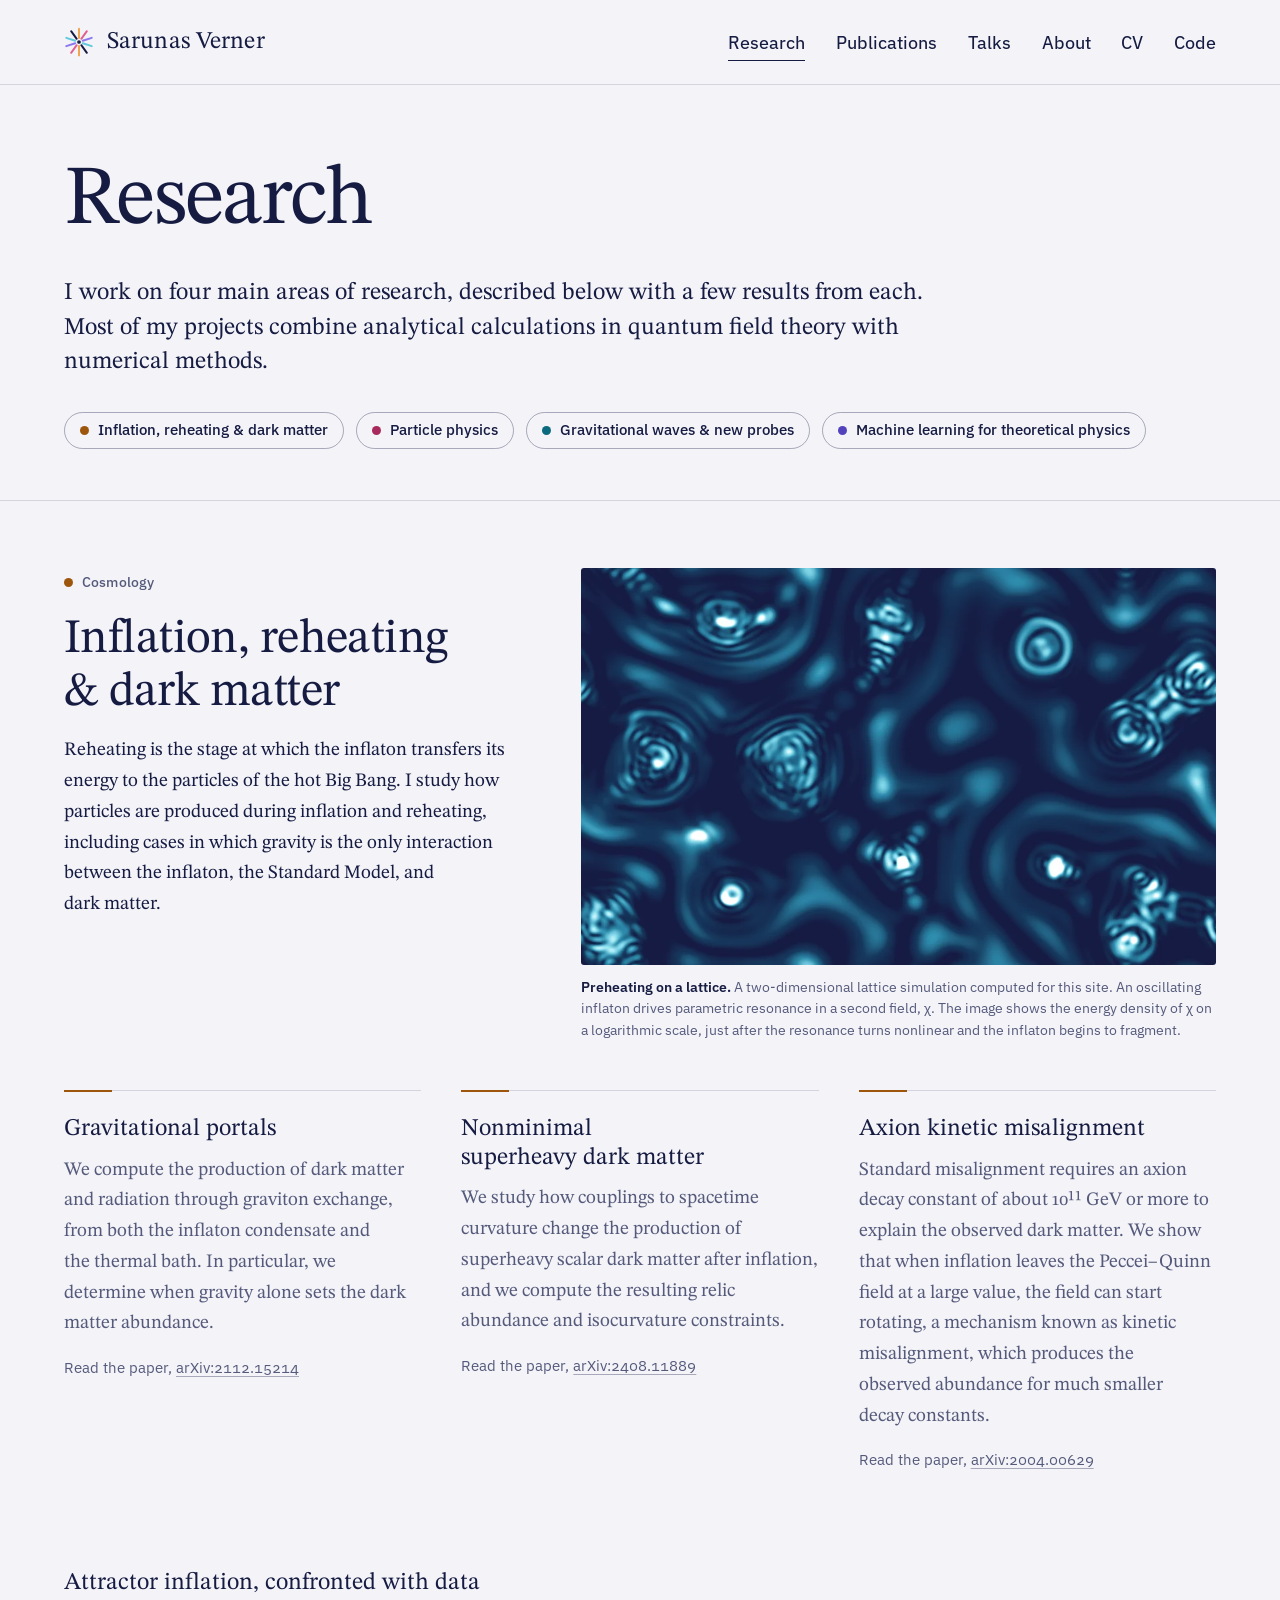
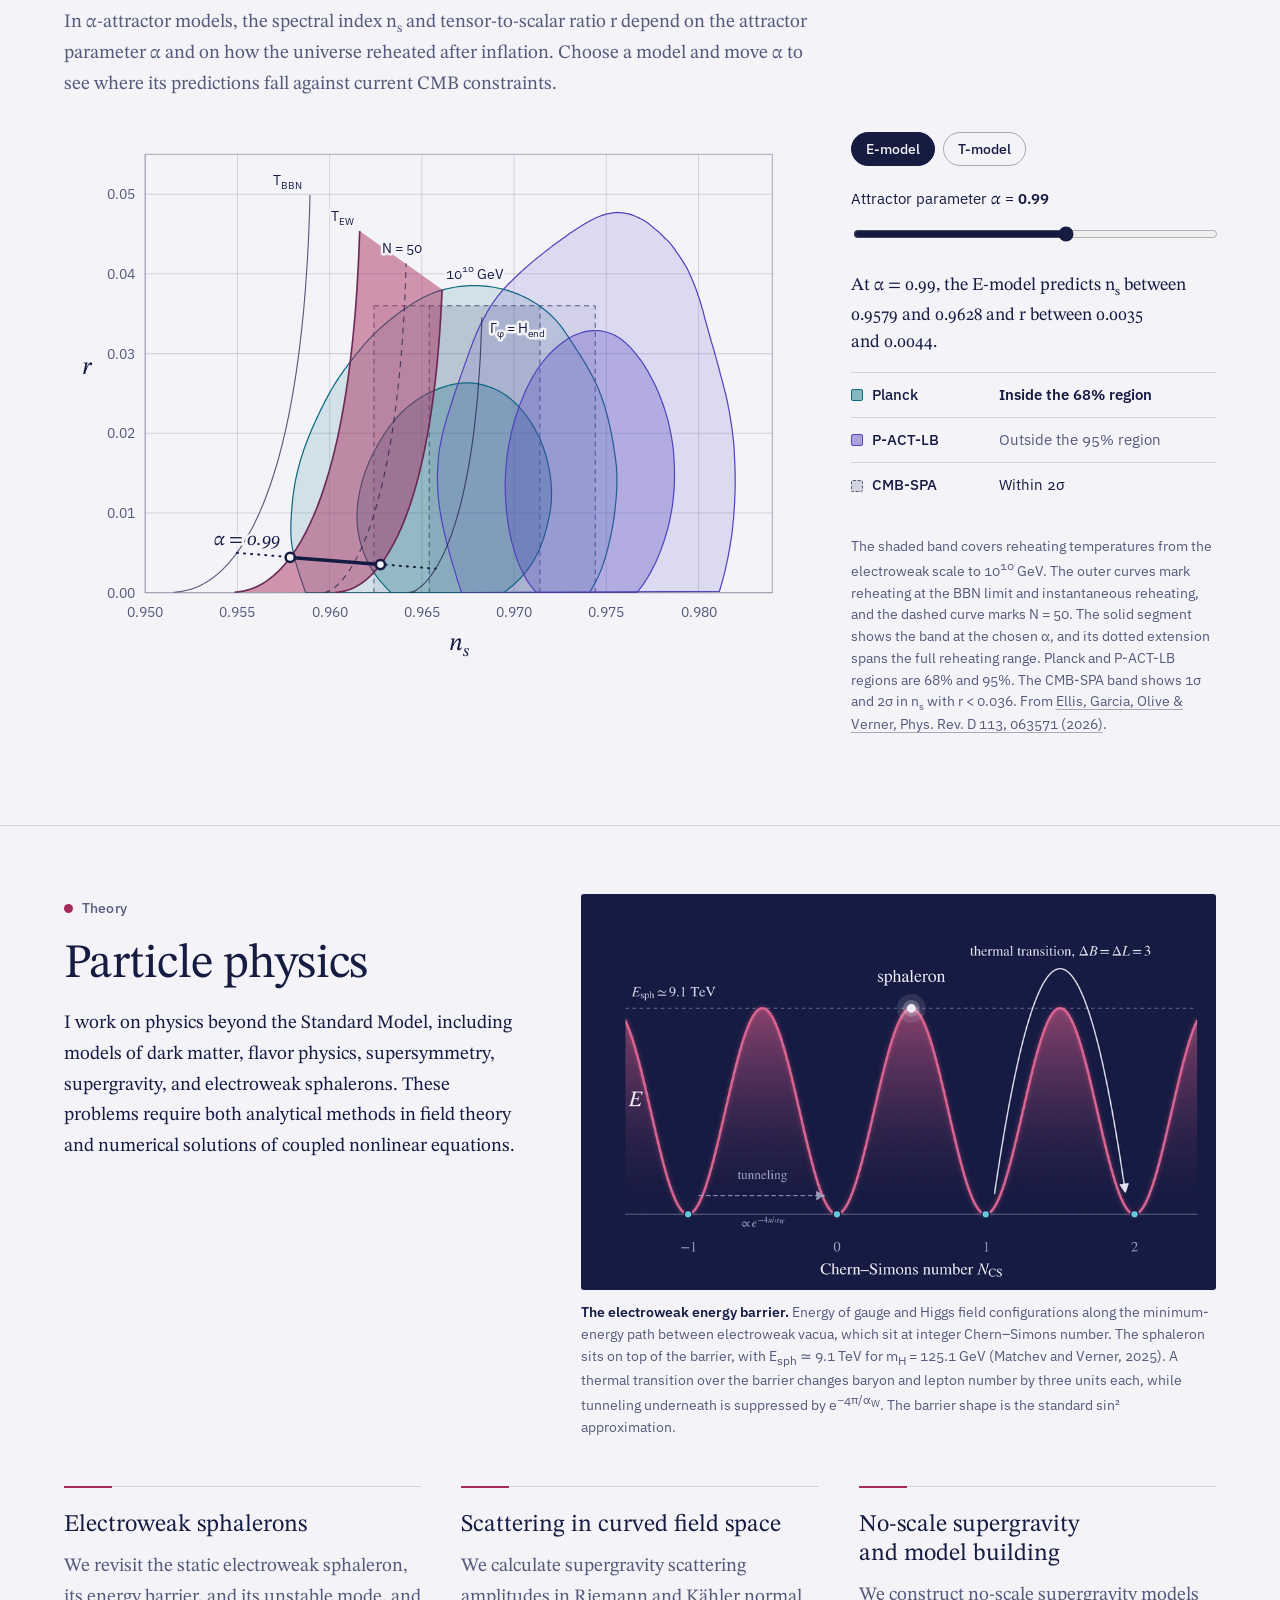
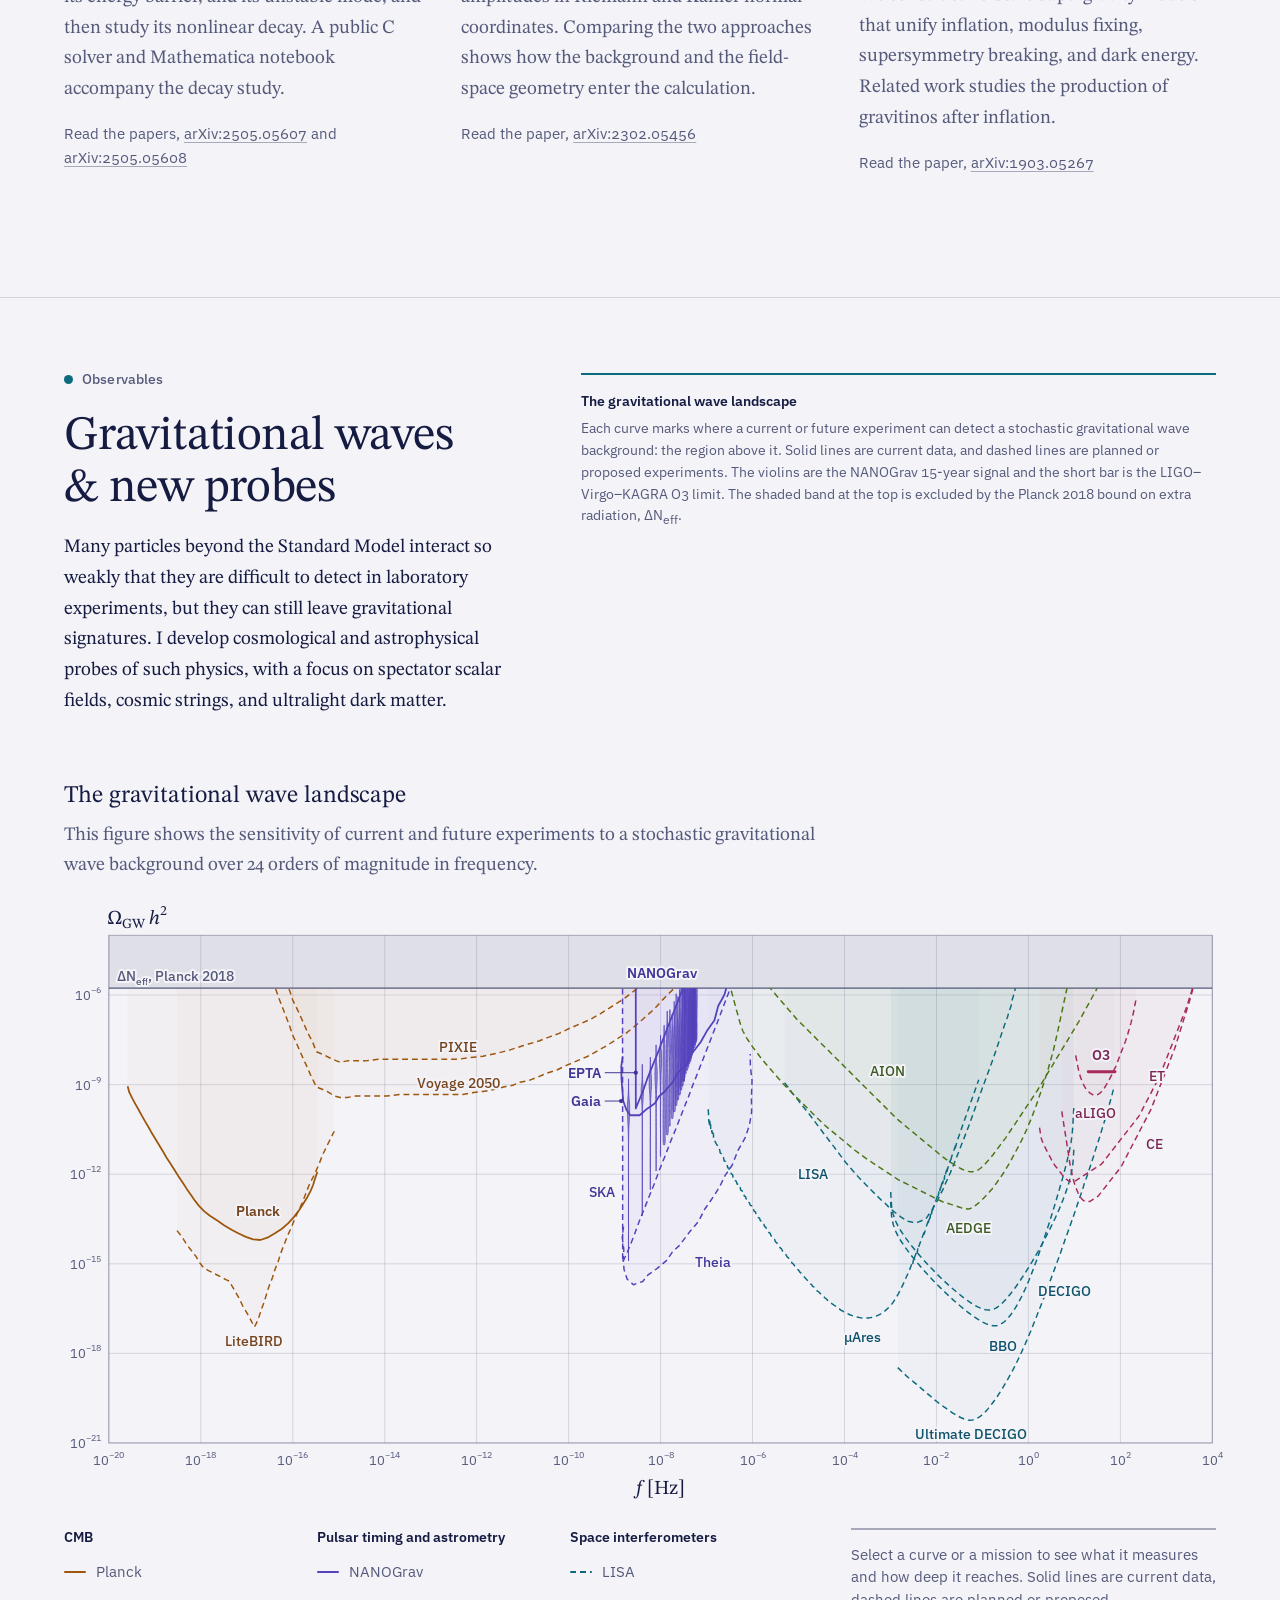
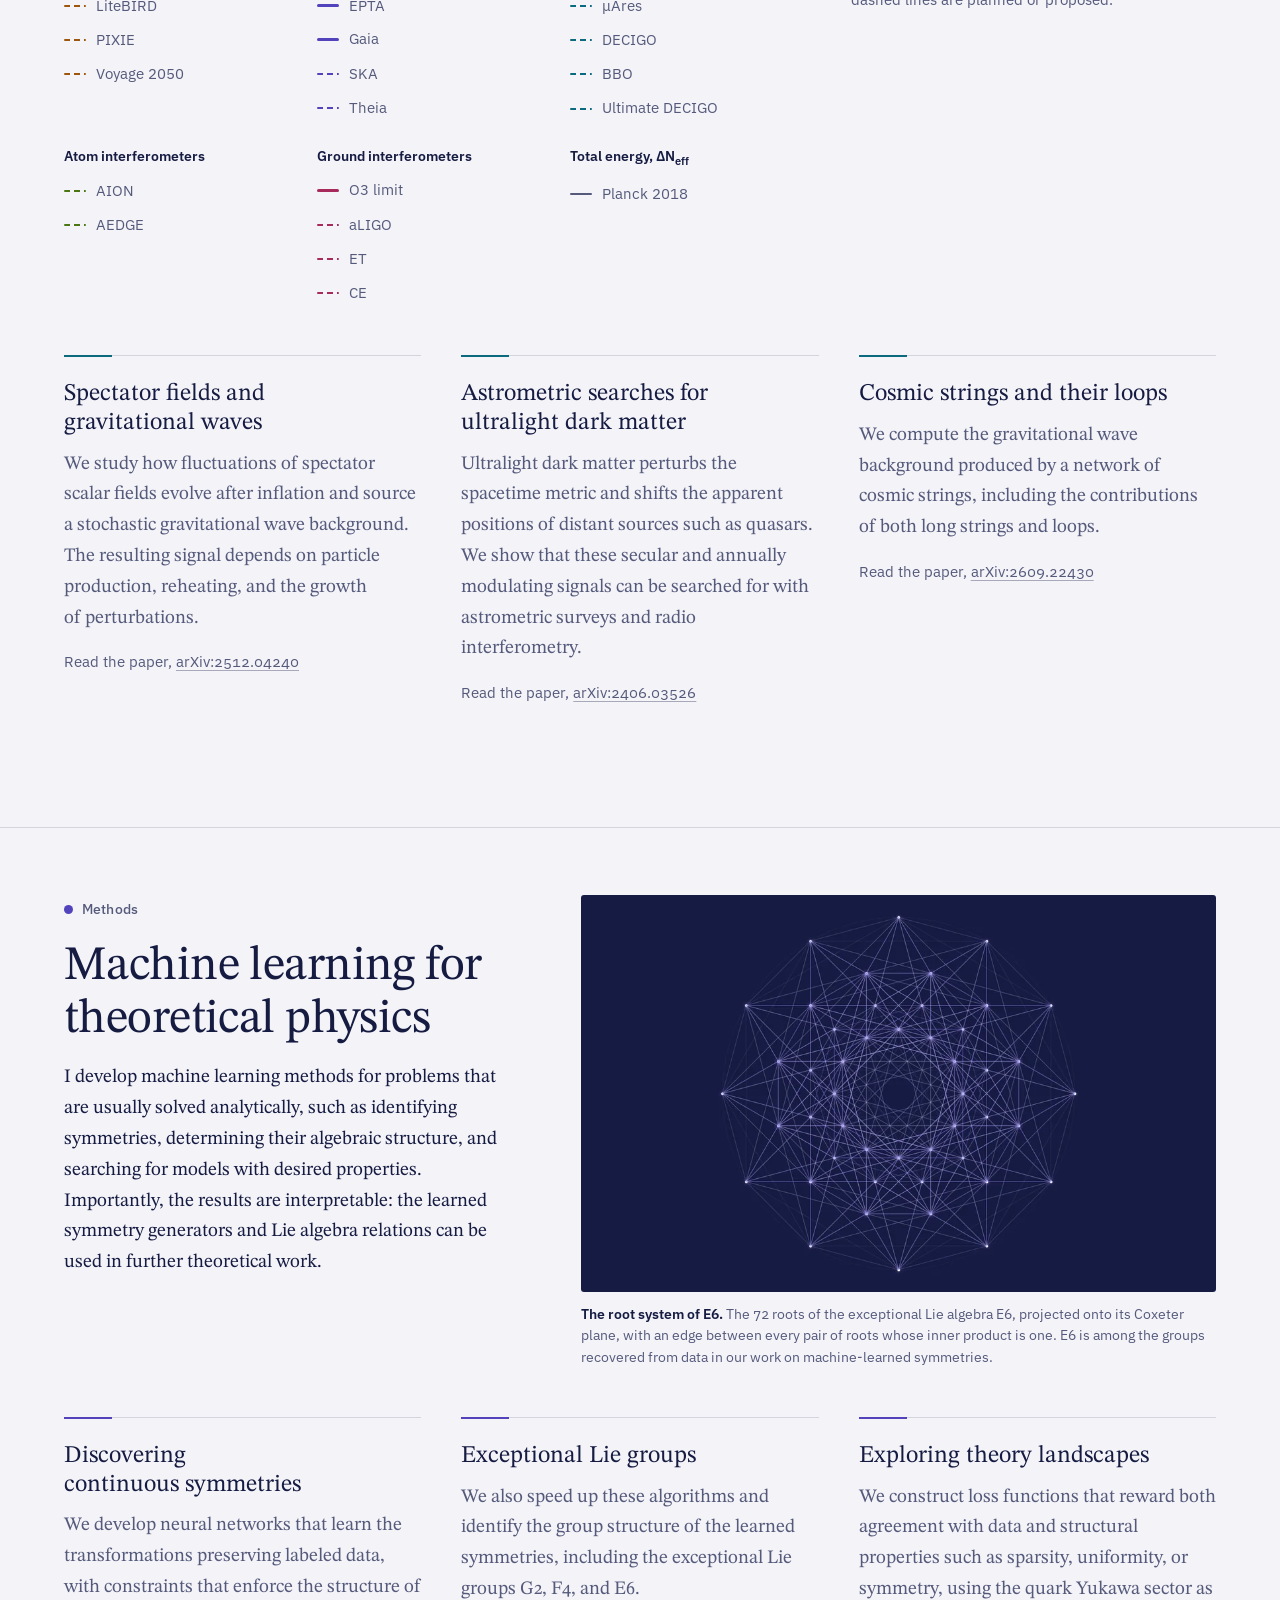
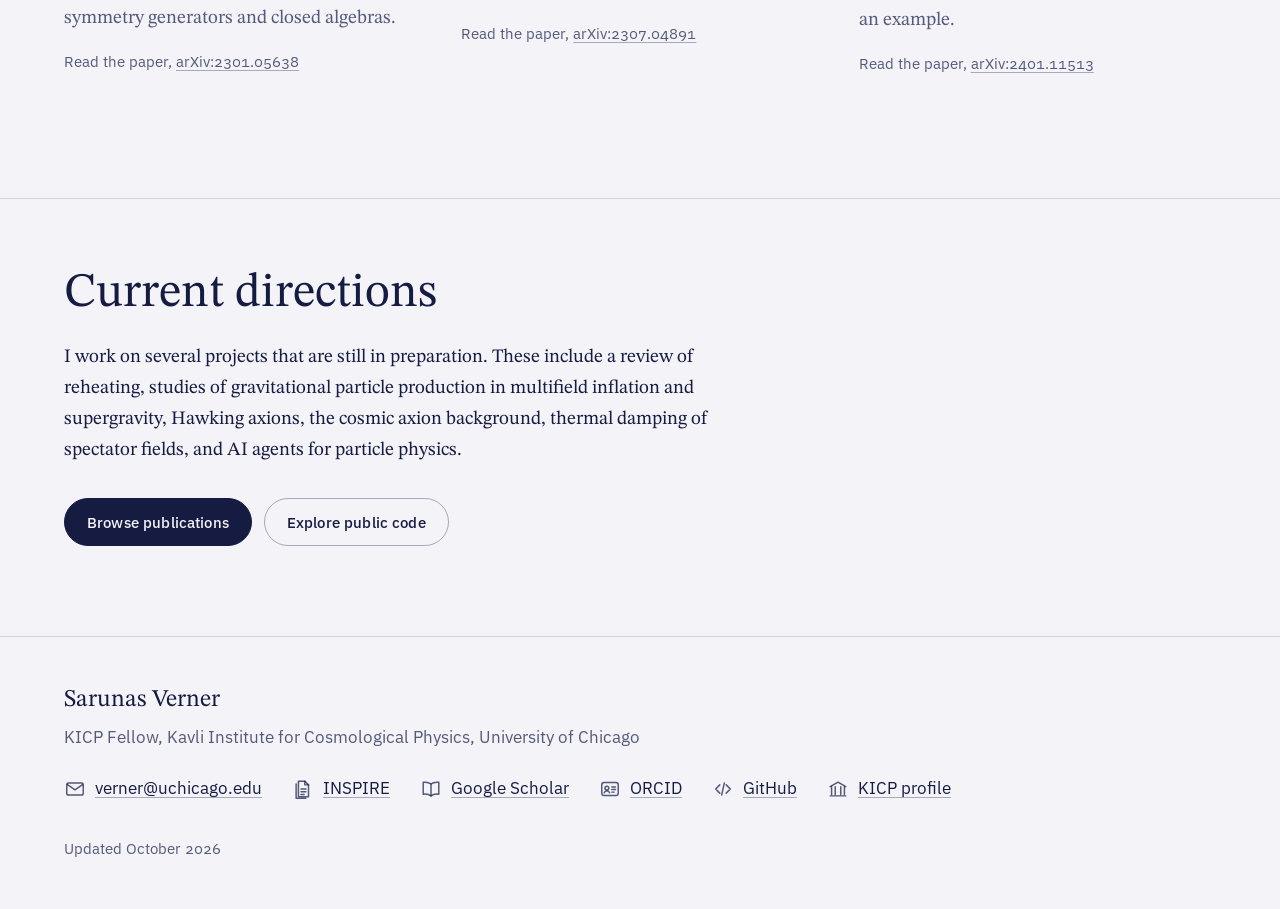
<file: research/index.html>
<!doctype html>
<html lang="en">
<head>
<meta charset="utf-8">
<meta name="viewport" content="width=device-width, initial-scale=1">
<title>Research | Sarunas Verner</title>
<meta name="description" content="Research by Sarunas Verner on inflation and reheating, particle physics, gravitational waves and new probes, and machine learning for theoretical physics.">
<link rel="canonical" href="https://www.sarunasverner.com/research/">
<meta name="theme-color" content="#161B42">
<meta property="og:type" content="website">
<meta property="og:title" content="Research | Sarunas Verner">
<meta property="og:description" content="Research by Sarunas Verner on inflation and reheating, particle physics, gravitational waves and new probes, and machine learning for theoretical physics.">
<meta property="og:url" content="https://www.sarunasverner.com/research/">
<meta property="og:image" content="https://www.sarunasverner.com/assets/img/og.jpg">
<meta name="twitter:card" content="summary_large_image">
<link rel="icon" href="../favicon.svg" type="image/svg+xml">
<link rel="preload" href="../assets/fonts/stix-two-text.woff2" as="font" type="font/woff2" crossorigin>
<link rel="preload" href="../assets/fonts/plex-sans.woff2" as="font" type="font/woff2" crossorigin>
<link rel="stylesheet" href="../assets/css/site.css">
<script src="../assets/js/site.js" defer></script><script src="../assets/js/attractors-data.js" defer></script><script src="../assets/js/attractors.js" defer></script><script src="../assets/js/gw-data.js" defer></script><script src="../assets/js/gw.js" defer></script>
</head>
<body>
<a class="skip-link" href="#main">Skip to content</a>
<header class="site-header is-solid">
  <div class="wrap bar">
    <a class="brand" href="../" aria-label="Sarunas Verner, home"><svg viewBox="0 0 26 26" aria-hidden="true" focusable="false"><line x1="13.00" y1="9.60" x2="13.00" y2="1.40" stroke="#F0A54E" stroke-width="1.7" stroke-linecap="round"/><line x1="15.00" y1="10.25" x2="19.82" y2="3.62" stroke="#E0628F" stroke-width="1.7" stroke-linecap="round"/><line x1="16.23" y1="11.95" x2="24.03" y2="9.42" stroke="#8C78F0" stroke-width="1.7" stroke-linecap="round"/><line x1="16.23" y1="14.05" x2="24.03" y2="16.58" stroke="#63C9DD" stroke-width="1.7" stroke-linecap="round"/><line x1="15.00" y1="15.75" x2="19.82" y2="22.38" stroke="currentColor" stroke-width="1.7" stroke-linecap="round"/><line x1="13.00" y1="16.40" x2="13.00" y2="24.60" stroke="#F0A54E" stroke-width="1.7" stroke-linecap="round"/><line x1="11.00" y1="15.75" x2="6.18" y2="22.38" stroke="#E0628F" stroke-width="1.7" stroke-linecap="round"/><line x1="9.77" y1="14.05" x2="1.97" y2="16.58" stroke="#8C78F0" stroke-width="1.7" stroke-linecap="round"/><line x1="9.77" y1="11.95" x2="1.97" y2="9.42" stroke="#63C9DD" stroke-width="1.7" stroke-linecap="round"/><line x1="11.00" y1="10.25" x2="6.18" y2="3.62" stroke="currentColor" stroke-width="1.7" stroke-linecap="round"/><circle cx="13" cy="13" r="1.6" fill="currentColor"/></svg><span>Sarunas Verner</span></a>
    <button class="menu-toggle" type="button" aria-expanded="false" aria-controls="site-nav" data-menu-toggle>Menu</button>
    <nav class="site-nav" id="site-nav" aria-label="Main"><ul><li><a href="../research/" aria-current="page">Research</a></li><li><a href="../publications/">Publications</a></li><li><a href="../talks/">Talks</a></li><li><a href="../about/">About</a></li><li><a href="../cv/">CV</a></li><li><a href="../code/">Code</a></li></ul></nav>
  </div>
</header>
<main id="main">

<div class="wrap page-head">
  <h1>Research</h1>
  <p class="lede">I work on four main areas of research, described below with a few results from each. Most of my projects combine analytical calculations in quantum field theory with numerical methods.</p>
  <nav class="r-jump" aria-label="Research areas"><a href="#early-universe" data-area="early"><span class="dot"></span>Inflation, reheating &amp; dark matter</a><a href="#particle-physics" data-area="particle"><span class="dot"></span>Particle physics</a><a href="#gravitational-waves" data-area="signals"><span class="dot"></span>Gravitational waves &amp; new probes</a><a href="#machine-learning" data-area="ml"><span class="dot"></span>Machine learning for theoretical physics</a></nav>
</div>

<section class="band ruled r-area" id="early-universe" data-area="early" aria-labelledby="early-universe-h">
  <div class="wrap">
    <div class="r-head">
      <div class="r-text">
        <span class="label"><span class="dot"></span>Cosmology</span>
        <h2 id="early-universe-h">Inflation, reheating &amp; dark matter</h2>
        <p>Reheating is the stage at which the inflaton transfers its energy to the particles of the hot Big Bang. I study how particles are produced during inflation and reheating, including cases in which gravity is the only interaction between the inflaton, the Standard Model, and dark matter.</p>
      </div>
      <figure class="r-figure"><div class="plate"><img src="../assets/img/early-universe-1600.webp" srcset="../assets/img/early-universe-960.webp 960w, ../assets/img/early-universe-1600.webp 1600w" sizes="(max-width: 860px) 100vw, 56vw" width="1600" height="1000" alt="Glowing cyan shells and bubbles of energy on a deep indigo field, from a lattice simulation of preheating" fetchpriority="high"></div>
        <figcaption><strong>Preheating on a lattice.</strong> A two-dimensional lattice simulation computed for this site. An oscillating inflaton drives parametric resonance in a second field, &chi;. The image shows the energy density of &chi; on a logarithmic scale, just after the resonance turns nonlinear and the inflaton begins to fragment.</figcaption></figure>
    </div>
    <ul class="contribs r-contribs"><li class="contrib"><h3>Gravitational portals</h3><p>We compute the production of dark matter and radiation through graviton exchange, from both the inflaton condensate and the thermal bath. In particular, we determine when gravity alone sets the dark matter abundance.</p>
<p class="read">Read the paper, <a href="https://arxiv.org/abs/2112.15214">arXiv:2112.15214</a></p></li><li class="contrib"><h3>Nonminimal superheavy dark matter</h3><p>We study how couplings to spacetime curvature change the production of superheavy scalar dark matter after inflation, and we compute the resulting relic abundance and isocurvature constraints.</p>
<p class="read">Read the paper, <a href="https://arxiv.org/abs/2408.11889">arXiv:2408.11889</a></p></li><li class="contrib"><h3>Axion kinetic misalignment</h3><p>Standard misalignment requires an axion decay constant of about 10¹¹ GeV or more to explain the observed dark matter. We show that when inflation leaves the Peccei–Quinn field at a large value, the field can start rotating, a mechanism known as kinetic misalignment, which produces the observed abundance for much smaller decay constants.</p>
<p class="read">Read the paper, <a href="https://arxiv.org/abs/2004.00629">arXiv:2004.00629</a></p></li></ul>
    
<div class="r-sub" role="group" aria-labelledby="nsr-h">
    <div class="section-head">
      <h3 id="nsr-h">Attractor inflation, confronted with data</h3>
      <p>In α-attractor models, the spectral index n<sub>s</sub> and tensor-to-scalar ratio r depend on the attractor parameter α and on how the universe reheated after inflation. Choose a model and move α to see where its predictions fall against current CMB constraints.</p>
    </div>
    <div class="nsr" data-attractors>
      <div class="nsr-figure"><svg class="nsr-plot" viewBox="0 0 720 520" role="img" aria-labelledby="nsr-title nsr-desc"><title id="nsr-title">Predictions of α-attractor inflation in the n_s, r plane</title><desc id="nsr-desc">The spectral index n_s runs horizontally from 0.950 to 0.984 and the tensor-to-scalar ratio r vertically from 0 to 0.055. Shaded regions show Planck and P-ACT-LB 68% and 95% constraints and the CMB-SPA band. The model band shows predictions for reheating temperatures from the electroweak scale to 10^10 GeV.</desc><defs><clipPath id="nsr-clip"><rect x="80" y="22" width="618" height="432"/></clipPath></defs><line class="grid" x1="80.0" y1="454.0" x2="80.0" y2="22.0"/><line class="grid" x1="170.9" y1="454.0" x2="170.9" y2="22.0"/><line class="grid" x1="261.8" y1="454.0" x2="261.8" y2="22.0"/><line class="grid" x1="352.6" y1="454.0" x2="352.6" y2="22.0"/><line class="grid" x1="443.5" y1="454.0" x2="443.5" y2="22.0"/><line class="grid" x1="534.4" y1="454.0" x2="534.4" y2="22.0"/><line class="grid" x1="625.3" y1="454.0" x2="625.3" y2="22.0"/><line class="grid" x1="80.0" y1="454.0" x2="698.0" y2="454.0"/><line class="grid" x1="80.0" y1="375.5" x2="698.0" y2="375.5"/><line class="grid" x1="80.0" y1="296.9" x2="698.0" y2="296.9"/><line class="grid" x1="80.0" y1="218.4" x2="698.0" y2="218.4"/><line class="grid" x1="80.0" y1="139.8" x2="698.0" y2="139.8"/><line class="grid" x1="80.0" y1="61.3" x2="698.0" y2="61.3"/><g clip-path="url(#nsr-clip)"><rect class="spa2" x="305.4" y="171.2" width="218.1" height="282.8"/><rect class="spa1" x="359.9" y="171.2" width="109.1" height="282.8"/><line class="spa-edge" x1="359.9" y1="454.0" x2="359.9" y2="171.2"/><line class="spa-edge" x1="469.0" y1="454.0" x2="469.0" y2="171.2"/><line class="spa-edge" x1="305.4" y1="454.0" x2="305.4" y2="171.2"/><line class="spa-edge" x1="523.5" y1="454.0" x2="523.5" y2="171.2"/><line class="spa-edge" x1="305.4" y1="171.2" x2="523.5" y2="171.2"/><path class="planck95" d="M517.7,454.0 L238.2,454.0 L237.2,451.4 L236.3,448.7 L235.5,446.3 L235.4,446.1 L234.5,443.5 L233.6,440.8 L232.7,438.2 L232.5,437.5 L231.8,435.5 L231.0,432.9 L230.2,430.3 L229.5,428.0 L229.4,427.6 L228.6,425.0 L227.9,422.4 L227.2,419.7 L226.6,417.1 L226.5,416.9 L226.0,414.5 L225.4,411.8 L224.9,409.2 L224.5,406.6 L224.2,403.9 L223.9,401.3 L223.7,398.6 L223.6,396.0 L223.5,393.4 L223.5,392.6 L223.5,390.7 L223.5,390.1 L223.6,388.1 L223.6,385.5 L223.7,382.8 L223.9,380.2 L224.0,377.6 L224.2,374.9 L224.4,372.3 L224.6,369.6 L224.8,367.0 L225.1,364.4 L225.3,361.7 L225.7,359.1 L226.0,356.5 L226.4,353.8 L226.5,352.9 L226.8,351.2 L227.2,348.6 L227.6,345.9 L228.1,343.3 L228.7,340.6 L229.3,338.0 L229.5,337.0 L229.9,335.4 L230.5,332.7 L231.2,330.1 L231.9,327.5 L232.5,325.4 L232.6,324.8 L233.4,322.2 L234.2,319.6 L235.1,316.9 L235.5,315.7 L235.9,314.3 L236.8,311.7 L237.8,309.0 L238.5,307.3 L238.8,306.4 L239.8,303.7 L240.8,301.1 L241.4,299.6 L241.9,298.5 L243.0,295.8 L244.1,293.2 L244.4,292.5 L245.2,290.6 L246.4,287.9 L247.4,285.7 L247.6,285.3 L248.8,282.7 L250.0,280.0 L250.4,279.3 L251.3,277.4 L252.6,274.7 L253.4,273.1 L253.9,272.1 L255.2,269.5 L256.4,267.1 L256.5,266.8 L257.8,264.2 L259.3,261.6 L259.3,261.4 L260.7,258.9 L262.2,256.3 L262.3,256.0 L263.6,253.7 L265.2,251.0 L265.3,250.8 L266.8,248.4 L268.3,246.0 L268.5,245.7 L270.2,243.1 L271.3,241.4 L271.9,240.5 L273.8,237.8 L274.3,237.1 L275.6,235.2 L277.3,233.0 L277.6,232.6 L279.5,229.9 L280.2,229.0 L281.5,227.3 L283.2,225.1 L283.6,224.7 L285.6,222.0 L286.2,221.3 L287.7,219.4 L289.2,217.5 L289.8,216.8 L292.0,214.1 L292.2,213.9 L294.2,211.5 L295.2,210.3 L296.4,208.8 L298.2,206.9 L298.8,206.2 L301.1,203.7 L301.2,203.6 L303.7,200.9 L304.1,200.5 L306.3,198.3 L307.1,197.6 L309.1,195.7 L310.1,194.7 L312.0,193.0 L313.1,192.1 L315.0,190.4 L316.1,189.5 L318.1,187.8 L319.0,187.0 L321.4,185.1 L322.0,184.6 L324.7,182.5 L325.0,182.2 L328.0,179.9 L328.1,179.8 L331.0,177.7 L331.6,177.2 L334.0,175.5 L335.3,174.6 L337.0,173.4 L339.1,171.9 L339.9,171.4 L342.9,169.4 L343.1,169.3 L345.9,167.6 L347.4,166.7 L348.9,165.8 L351.9,164.2 L352.1,164.0 L354.9,162.6 L357.5,161.4 L357.8,161.2 L360.8,159.9 L363.7,158.8 L363.8,158.7 L366.8,157.6 L369.8,156.6 L371.5,156.1 L372.8,155.8 L375.8,154.9 L378.7,154.2 L381.7,153.6 L382.1,153.5 L384.7,153.0 L387.7,152.5 L390.7,152.1 L393.7,151.8 L396.6,151.6 L399.6,151.4 L402.6,151.4 L405.6,151.4 L408.6,151.4 L411.6,151.6 L414.6,151.8 L417.5,152.1 L420.5,152.5 L423.5,153.0 L426.1,153.5 L426.5,153.6 L429.5,154.2 L432.5,154.9 L435.5,155.7 L436.9,156.1 L438.4,156.6 L441.4,157.6 L444.4,158.6 L444.7,158.8 L447.4,159.8 L450.4,161.1 L451.0,161.4 L453.4,162.5 L456.3,164.0 L456.5,164.0 L459.3,165.5 L461.3,166.7 L462.3,167.3 L465.3,169.2 L465.5,169.3 L468.3,171.2 L469.3,171.9 L471.3,173.4 L472.8,174.6 L474.3,175.7 L476.1,177.2 L477.2,178.2 L479.1,179.8 L480.2,180.9 L481.8,182.5 L483.2,183.9 L484.4,185.1 L486.2,187.2 L486.7,187.8 L488.9,190.4 L489.2,190.8 L490.9,193.0 L492.2,194.8 L492.8,195.7 L494.6,198.3 L495.1,199.1 L496.4,200.9 L498.1,203.6 L498.1,203.6 L499.8,206.2 L501.1,208.3 L501.5,208.8 L503.2,211.5 L504.1,212.9 L504.9,214.1 L506.6,216.8 L507.1,217.5 L508.3,219.4 L509.9,222.0 L510.1,222.2 L511.6,224.7 L513.1,227.1 L513.2,227.3 L514.8,229.9 L516.0,232.2 L516.3,232.6 L517.8,235.2 L519.0,237.6 L519.2,237.8 L520.6,240.5 L521.9,243.1 L522.0,243.3 L523.2,245.7 L524.4,248.4 L525.0,249.6 L525.6,251.0 L526.8,253.7 L527.8,256.3 L528.0,256.7 L528.8,258.9 L529.8,261.6 L530.7,264.2 L531.0,265.0 L531.6,266.8 L532.5,269.5 L533.3,272.1 L533.9,274.5 L534.0,274.7 L534.8,277.4 L535.5,280.0 L536.2,282.7 L536.8,285.3 L536.9,285.8 L537.4,287.9 L538.0,290.6 L538.6,293.2 L539.1,295.8 L539.6,298.5 L539.9,300.1 L540.1,301.1 L540.6,303.7 L541.1,306.4 L541.5,309.0 L541.9,311.7 L542.3,314.3 L542.7,316.9 L542.9,318.2 L543.1,319.6 L543.5,322.2 L543.8,324.8 L544.1,327.5 L544.4,330.1 L544.6,332.7 L544.7,335.4 L544.8,338.0 L544.9,340.6 L544.9,343.3 L544.9,345.9 L544.8,348.6 L544.7,351.2 L544.6,353.8 L544.4,356.5 L544.2,359.1 L544.0,361.7 L543.8,364.4 L543.5,367.0 L543.3,369.6 L543.0,372.3 L542.9,372.8 L542.7,374.9 L542.3,377.6 L542.0,380.2 L541.6,382.8 L541.1,385.5 L540.7,388.1 L540.2,390.7 L539.9,392.1 L539.7,393.4 L539.2,396.0 L538.6,398.6 L538.1,401.3 L537.4,403.9 L536.9,406.0 L536.8,406.6 L536.2,409.2 L535.5,411.8 L534.8,414.5 L534.0,417.1 L533.9,417.4 L533.3,419.7 L532.4,422.4 L531.6,425.0 L531.0,426.6 L530.6,427.6 L529.7,430.3 L528.6,432.9 L528.0,434.4 L527.5,435.5 L526.4,438.2 L525.1,440.8 L525.0,441.0 L523.8,443.5 L522.4,446.1 L522.0,446.7 L520.9,448.7 L519.3,451.4 L519.0,451.8 Z"/><path class="planck68" d="M322.3,454.0 L433.3,454.0 L435.5,452.4 L436.8,451.4 L438.4,450.0 L440.0,448.7 L441.4,447.6 L443.1,446.1 L444.4,444.9 L445.9,443.5 L447.4,442.0 L448.6,440.8 L450.4,439.0 L451.1,438.2 L453.4,435.6 L453.4,435.5 L455.6,432.9 L456.3,431.9 L457.6,430.3 L459.3,427.8 L459.5,427.6 L461.2,425.0 L462.3,423.2 L462.8,422.4 L464.3,419.7 L465.3,417.8 L465.7,417.1 L467.0,414.5 L468.2,411.8 L468.3,411.6 L469.3,409.2 L470.4,406.6 L471.3,404.1 L471.3,403.9 L472.3,401.3 L473.1,398.6 L473.9,396.0 L474.3,394.9 L474.7,393.4 L475.4,390.7 L476.1,388.1 L476.7,385.5 L477.2,383.2 L477.3,382.8 L477.9,380.2 L478.4,377.6 L478.9,374.9 L479.3,372.3 L479.7,369.6 L479.9,367.0 L480.2,364.4 L480.2,363.6 L480.3,361.7 L480.4,359.1 L480.5,356.5 L480.4,353.8 L480.3,351.2 L480.2,349.5 L480.2,348.6 L480.0,345.9 L479.7,343.3 L479.4,340.6 L479.0,338.0 L478.6,335.4 L478.2,332.7 L477.7,330.1 L477.2,328.1 L477.1,327.5 L476.5,324.8 L475.9,322.2 L475.2,319.6 L474.4,316.9 L474.3,316.5 L473.5,314.3 L472.6,311.7 L471.6,309.0 L471.3,308.1 L470.6,306.4 L469.5,303.7 L468.3,301.1 L468.3,301.1 L467.0,298.5 L465.7,295.8 L465.3,295.2 L464.2,293.2 L462.8,290.6 L462.3,289.8 L461.2,287.9 L459.5,285.3 L459.3,285.0 L457.8,282.7 L456.3,280.6 L455.9,280.0 L453.9,277.4 L453.4,276.7 L451.8,274.7 L450.4,273.0 L449.5,272.1 L447.4,269.8 L447.1,269.5 L444.4,266.8 L444.4,266.8 L441.5,264.2 L441.4,264.1 L438.4,261.7 L438.2,261.6 L435.5,259.5 L434.6,258.9 L432.5,257.6 L430.3,256.3 L429.5,255.8 L426.5,254.2 L425.2,253.7 L423.5,252.8 L420.5,251.6 L418.8,251.0 L417.5,250.6 L414.6,249.7 L411.6,248.9 L409.1,248.4 L408.6,248.3 L405.6,247.8 L402.6,247.5 L399.6,247.3 L396.6,247.2 L393.7,247.3 L390.7,247.6 L387.7,247.9 L384.9,248.4 L384.7,248.4 L381.7,249.0 L378.7,249.8 L375.8,250.6 L374.6,251.0 L372.8,251.6 L369.8,252.7 L367.3,253.7 L366.8,253.9 L363.8,255.2 L361.4,256.3 L360.8,256.6 L357.8,258.1 L356.3,258.9 L354.9,259.7 L351.9,261.5 L351.7,261.6 L348.9,263.3 L347.6,264.2 L345.9,265.4 L343.9,266.8 L342.9,267.5 L340.4,269.5 L339.9,269.9 L337.3,272.1 L337.0,272.4 L334.4,274.7 L334.0,275.1 L331.7,277.4 L331.0,278.1 L329.2,280.0 L328.0,281.4 L326.9,282.7 L325.0,284.9 L324.7,285.3 L322.6,287.9 L322.0,288.7 L320.6,290.6 L319.0,292.7 L318.7,293.2 L316.9,295.8 L316.1,297.1 L315.1,298.5 L313.5,301.1 L313.1,301.7 L311.8,303.7 L310.3,306.4 L310.1,306.7 L308.8,309.0 L307.4,311.7 L307.1,312.1 L306.0,314.3 L304.6,316.9 L304.1,317.9 L303.3,319.6 L302.1,322.2 L301.1,324.3 L300.9,324.8 L299.7,327.5 L298.7,330.1 L298.2,331.4 L297.6,332.7 L296.6,335.4 L295.7,338.0 L295.2,339.7 L294.9,340.6 L294.1,343.3 L293.3,345.9 L292.7,348.6 L292.2,350.6 L292.0,351.2 L291.5,353.8 L291.0,356.5 L290.5,359.1 L290.1,361.7 L289.7,364.4 L289.4,367.0 L289.2,369.0 L289.1,369.6 L288.9,372.3 L288.8,374.9 L288.7,377.6 L288.7,380.2 L288.7,382.8 L288.9,385.5 L289.1,388.1 L289.2,389.1 L289.4,390.7 L289.7,393.4 L290.2,396.0 L290.7,398.6 L291.3,401.3 L291.9,403.9 L292.2,404.8 L292.7,406.6 L293.5,409.2 L294.3,411.8 L295.2,414.1 L295.3,414.5 L296.3,417.1 L297.4,419.7 L298.2,421.3 L298.6,422.4 L300.0,425.0 L301.1,427.2 L301.4,427.6 L302.9,430.3 L304.1,432.2 L304.6,432.9 L306.4,435.5 L307.1,436.6 L308.3,438.2 L310.1,440.5 L310.3,440.8 L312.5,443.5 L313.1,444.1 L314.8,446.1 L316.1,447.5 L317.2,448.7 L319.0,450.7 L319.7,451.4 L322.0,453.7 Z"/><path class="act95" d="M645.8,452.6 L646.7,449.9 L647.2,448.2 L647.5,447.2 L648.2,444.5 L649.0,441.8 L649.5,439.9 L649.7,439.1 L650.4,436.4 L651.1,433.7 L651.7,431.0 L651.8,430.7 L652.3,428.3 L652.9,425.6 L653.5,422.9 L654.1,420.2 L654.1,420.1 L654.6,417.5 L655.1,414.8 L655.6,412.1 L656.1,409.4 L656.4,407.3 L656.5,406.7 L656.9,404.0 L657.4,401.3 L657.8,398.6 L658.2,395.9 L658.5,393.2 L658.7,391.3 L658.8,390.5 L659.1,387.8 L659.3,385.1 L659.6,382.4 L659.9,379.7 L660.1,377.0 L660.2,374.3 L660.4,371.6 L660.6,368.9 L660.8,366.2 L660.9,363.5 L661.0,360.8 L661.0,360.2 L661.1,358.1 L661.2,355.4 L661.3,352.7 L661.3,350.0 L661.4,347.3 L661.4,344.6 L661.4,341.9 L661.4,339.2 L661.3,336.5 L661.3,333.8 L661.2,331.1 L661.1,328.4 L661.0,325.7 L661.0,325.7 L660.9,323.0 L660.7,320.3 L660.6,317.6 L660.5,314.9 L660.3,312.2 L660.2,309.5 L659.9,306.8 L659.7,304.1 L659.4,301.4 L659.0,298.7 L658.7,296.0 L658.7,295.9 L658.4,293.3 L658.0,290.6 L657.6,287.9 L657.2,285.2 L656.7,282.5 L656.4,280.3 L656.3,279.8 L655.9,277.1 L655.4,274.4 L654.8,271.7 L654.3,269.0 L654.1,267.9 L653.8,266.3 L653.2,263.6 L652.6,260.9 L652.0,258.2 L651.8,257.5 L651.3,255.5 L650.6,252.8 L649.9,250.1 L649.5,248.4 L649.2,247.4 L648.5,244.7 L647.8,242.0 L647.2,239.9 L647.0,239.3 L646.3,236.6 L645.7,233.9 L644.9,231.2 L644.9,231.1 L644.2,228.5 L643.4,225.8 L642.7,223.1 L642.6,222.7 L641.9,220.4 L641.2,217.7 L640.4,215.0 L640.3,214.6 L639.6,212.3 L638.8,209.6 L638.0,206.9 L637.9,206.7 L637.3,204.2 L636.5,201.5 L635.8,198.8 L635.6,198.3 L635.0,196.2 L634.3,193.5 L633.5,190.8 L633.3,190.0 L632.8,188.1 L632.0,185.4 L631.2,182.7 L631.0,181.9 L630.6,180.0 L629.9,177.3 L629.1,174.6 L628.7,173.2 L628.3,171.9 L627.6,169.2 L626.7,166.5 L626.4,165.5 L625.9,163.8 L624.9,161.1 L624.1,158.6 L624.0,158.4 L623.1,155.7 L622.1,153.0 L621.8,152.2 L621.0,150.3 L619.9,147.6 L619.5,146.7 L618.8,144.9 L617.6,142.2 L617.2,141.3 L616.4,139.5 L615.1,136.8 L614.9,136.3 L613.8,134.1 L612.6,132.0 L612.2,131.4 L610.6,128.7 L610.3,128.2 L608.9,126.0 L608.0,124.6 L607.1,123.3 L605.7,121.1 L605.3,120.6 L603.4,118.0 L603.3,117.9 L601.5,115.2 L601.1,114.6 L599.5,112.5 L598.8,111.5 L597.3,109.8 L596.5,108.8 L594.9,107.1 L594.1,106.3 L592.0,104.4 L591.8,104.2 L589.5,101.8 L589.4,101.7 L587.2,99.6 L586.6,99.0 L584.9,97.6 L583.3,96.3 L582.6,95.7 L580.3,93.8 L580.0,93.6 L578.0,91.8 L576.9,90.9 L575.7,90.0 L573.4,88.4 L573.0,88.2 L571.1,87.0 L568.8,85.8 L568.2,85.5 L566.5,84.6 L564.2,83.5 L562.4,82.8 L561.9,82.5 L559.6,81.7 L557.3,81.0 L555.0,80.4 L553.3,80.1 L552.7,79.9 L550.3,79.6 L548.0,79.4 L545.7,79.3 L543.4,79.4 L541.1,79.6 L538.8,80.0 L538.4,80.1 L536.5,80.4 L534.2,81.0 L531.9,81.7 L529.6,82.4 L528.7,82.8 L527.3,83.3 L525.0,84.3 L522.7,85.3 L522.4,85.5 L520.4,86.5 L518.1,87.7 L517.2,88.2 L515.8,89.0 L513.5,90.3 L512.5,90.9 L511.2,91.7 L508.8,93.2 L508.2,93.6 L506.5,94.6 L504.2,96.0 L503.9,96.3 L501.9,97.5 L499.8,99.0 L499.6,99.1 L497.3,100.7 L496.0,101.7 L495.0,102.4 L492.7,104.1 L492.4,104.4 L490.4,105.7 L488.6,107.1 L488.1,107.4 L485.8,109.0 L484.8,109.8 L483.5,110.7 L481.2,112.4 L481.1,112.5 L478.9,114.2 L477.6,115.2 L476.6,116.0 L474.3,117.7 L474.1,117.9 L472.0,119.6 L470.8,120.6 L469.7,121.5 L467.4,123.3 L467.4,123.3 L465.0,125.2 L464.1,126.0 L462.7,127.0 L460.8,128.7 L460.4,129.0 L458.1,131.0 L457.7,131.4 L455.8,133.0 L454.6,134.1 L453.5,135.0 L451.6,136.8 L451.2,137.1 L448.9,139.2 L448.6,139.5 L446.6,141.4 L445.8,142.2 L444.3,143.6 L443.0,144.9 L442.0,145.9 L440.3,147.6 L439.7,148.1 L437.5,150.3 L437.4,150.4 L435.1,152.8 L434.9,153.0 L432.8,155.4 L432.5,155.7 L430.5,158.1 L430.3,158.4 L428.2,160.9 L428.0,161.1 L426.0,163.8 L425.9,163.9 L424.0,166.5 L423.6,167.1 L422.1,169.2 L421.2,170.5 L420.4,171.9 L418.9,174.3 L418.8,174.6 L417.1,177.3 L416.6,178.1 L415.6,180.0 L414.3,182.4 L414.2,182.7 L412.7,185.4 L412.0,186.7 L411.3,188.1 L409.9,190.8 L409.7,191.2 L408.7,193.5 L407.5,196.2 L407.4,196.3 L406.3,198.8 L405.2,201.5 L405.1,201.7 L404.1,204.2 L403.0,206.9 L402.8,207.6 L402.0,209.6 L401.0,212.3 L400.5,213.6 L399.9,215.0 L399.0,217.7 L398.2,220.1 L398.1,220.4 L397.1,223.1 L396.2,225.8 L395.9,226.6 L395.2,228.5 L394.2,231.2 L393.6,233.2 L393.3,233.9 L392.3,236.6 L391.4,239.3 L391.3,239.7 L390.4,242.0 L389.5,244.7 L389.0,246.2 L388.5,247.4 L387.6,250.1 L386.7,252.7 L386.6,252.8 L385.7,255.5 L384.8,258.2 L384.4,259.5 L383.9,260.9 L383.0,263.6 L382.2,266.3 L382.1,266.9 L381.3,269.0 L380.4,271.7 L379.8,274.2 L379.7,274.4 L378.8,277.1 L377.9,279.8 L377.4,281.5 L377.1,282.5 L376.4,285.2 L375.5,287.9 L375.1,289.5 L374.8,290.6 L374.1,293.3 L373.4,296.0 L372.8,298.4 L372.8,298.7 L372.2,301.4 L371.6,304.1 L371.1,306.8 L370.6,309.5 L370.5,309.9 L370.1,312.2 L369.6,314.9 L369.3,317.6 L369.1,320.3 L368.8,323.0 L368.6,325.7 L368.5,328.4 L368.3,331.1 L368.2,332.8 L368.2,333.8 L368.0,336.5 L368.0,339.2 L368.0,341.9 L368.0,344.6 L368.1,347.3 L368.2,350.0 L368.2,350.6 L368.3,352.7 L368.5,355.4 L368.7,358.1 L368.9,360.8 L369.2,363.5 L369.5,366.2 L369.9,368.9 L370.3,371.6 L370.5,373.0 L370.7,374.3 L371.2,377.0 L371.7,379.7 L372.1,382.4 L372.7,385.1 L372.8,386.0 L373.2,387.8 L373.8,390.5 L374.4,393.2 L375.1,395.9 L375.1,396.2 L375.7,398.6 L376.3,401.3 L377.0,404.0 L377.4,405.8 L377.7,406.7 L378.3,409.4 L379.1,412.1 L379.8,414.6 L379.8,414.8 L380.5,417.5 L381.3,420.2 L382.1,422.7 L382.1,422.9 L382.9,425.6 L383.7,428.3 L384.4,430.3 L384.6,431.0 L385.4,433.7 L386.2,436.4 L386.7,437.9 L387.0,439.1 L387.8,441.8 L388.7,444.5 L389.0,445.4 L389.6,447.2 L390.4,449.9 L391.3,452.5 L391.3,452.6 L392.2,454.0 L393.6,454.0 Z"/><path class="act68" d="M465.0,453.1 L467.4,454.0 L467.4,454.0 L469.7,454.0 L472.0,454.0 L474.3,454.0 L476.6,454.0 L478.9,454.0 L481.2,454.0 L483.5,454.0 L485.8,454.0 L488.1,454.0 L490.4,454.0 L492.7,454.0 L495.0,454.0 L497.3,454.0 L499.6,454.0 L501.9,454.0 L504.2,454.0 L506.5,454.0 L508.8,454.0 L511.2,454.0 L513.5,454.0 L515.8,454.0 L518.1,454.0 L520.4,454.0 L522.7,454.0 L525.0,454.0 L527.3,454.0 L529.6,454.0 L531.9,454.0 L534.2,454.0 L536.5,454.0 L538.8,454.0 L541.1,454.0 L543.4,454.0 L545.7,454.0 L548.0,454.0 L550.3,454.0 L552.7,454.0 L555.0,454.0 L557.3,454.0 L559.6,454.0 L561.9,454.0 L563.0,454.0 L564.2,454.0 L565.5,452.6 L566.5,451.4 L567.6,449.9 L568.8,448.4 L569.7,447.2 L571.1,445.2 L571.6,444.5 L573.3,441.8 L573.4,441.7 L575.1,439.1 L575.7,438.0 L576.6,436.4 L578.0,434.0 L578.2,433.7 L579.6,431.0 L580.3,429.6 L581.0,428.3 L582.3,425.6 L582.6,424.9 L583.6,422.9 L584.7,420.2 L584.9,419.8 L585.9,417.5 L587.0,414.8 L587.2,414.2 L588.1,412.1 L589.1,409.4 L589.5,408.1 L590.0,406.7 L591.0,404.0 L591.8,401.4 L591.9,401.3 L592.7,398.6 L593.5,395.9 L594.1,393.8 L594.3,393.2 L595.0,390.5 L595.7,387.8 L596.3,385.1 L596.5,384.4 L596.9,382.4 L597.5,379.7 L598.0,377.0 L598.5,374.3 L598.8,372.9 L599.0,371.6 L599.4,368.9 L599.8,366.2 L600.1,363.5 L600.4,360.8 L600.7,358.1 L600.9,355.4 L601.1,353.5 L601.1,352.7 L601.3,350.0 L601.4,347.3 L601.5,344.6 L601.6,341.9 L601.6,339.2 L601.6,336.5 L601.6,333.8 L601.5,331.1 L601.4,328.4 L601.3,325.7 L601.1,323.0 L601.1,322.1 L600.9,320.3 L600.8,317.6 L600.6,314.9 L600.3,312.2 L600.0,309.5 L599.6,306.8 L599.2,304.1 L598.8,301.4 L598.8,301.4 L598.3,298.7 L597.7,296.0 L597.2,293.3 L596.6,290.6 L596.5,289.9 L596.0,287.9 L595.4,285.2 L594.7,282.5 L594.1,280.6 L593.9,279.8 L593.1,277.1 L592.3,274.4 L591.8,273.1 L591.4,271.7 L590.5,269.0 L589.5,266.4 L589.5,266.3 L588.5,263.6 L587.4,260.9 L587.2,260.4 L586.4,258.2 L585.3,255.5 L584.9,254.7 L584.1,252.8 L582.8,250.1 L582.6,249.7 L581.5,247.4 L580.3,245.2 L580.1,244.7 L578.6,242.0 L578.0,240.8 L577.2,239.3 L575.8,236.6 L575.7,236.5 L574.2,233.9 L573.4,232.7 L572.5,231.2 L571.1,229.0 L570.8,228.5 L569.0,225.8 L568.8,225.6 L567.0,223.1 L566.5,222.5 L564.8,220.4 L564.2,219.6 L562.7,217.7 L561.9,216.7 L560.4,215.0 L559.6,214.0 L558.0,212.3 L557.3,211.5 L555.3,209.6 L555.0,209.3 L552.7,207.2 L552.3,206.9 L550.3,205.3 L548.9,204.2 L548.0,203.6 L545.7,202.1 L544.9,201.5 L543.4,200.7 L541.1,199.6 L539.3,198.8 L538.8,198.6 L536.5,197.8 L534.2,197.1 L531.9,196.6 L529.6,196.2 L529.6,196.1 L527.3,195.8 L525.0,195.7 L522.7,195.7 L520.4,195.8 L518.1,196.0 L516.9,196.2 L515.8,196.3 L513.5,196.8 L511.2,197.4 L508.8,198.1 L506.7,198.8 L506.5,198.9 L504.2,199.8 L501.9,200.8 L500.4,201.5 L499.6,202.0 L497.3,203.3 L495.8,204.2 L495.0,204.8 L492.7,206.4 L491.9,206.9 L490.4,208.1 L488.5,209.6 L488.1,209.9 L485.8,211.8 L485.2,212.3 L483.5,213.8 L482.2,215.0 L481.2,216.0 L479.4,217.7 L478.9,218.3 L476.9,220.4 L476.6,220.8 L474.5,223.1 L474.3,223.5 L472.4,225.8 L472.0,226.4 L470.4,228.5 L469.7,229.5 L468.4,231.2 L467.4,232.7 L466.5,233.9 L465.0,236.2 L464.7,236.6 L463.1,239.3 L462.7,239.9 L461.5,242.0 L460.4,243.9 L460.0,244.7 L458.6,247.4 L458.1,248.3 L457.2,250.1 L455.9,252.8 L455.8,253.0 L454.6,255.5 L453.5,258.1 L453.5,258.2 L452.3,260.9 L451.3,263.6 L451.2,263.7 L450.2,266.3 L449.1,269.0 L448.9,269.6 L448.1,271.7 L447.2,274.4 L446.6,276.3 L446.3,277.1 L445.4,279.8 L444.6,282.5 L444.3,283.5 L443.8,285.2 L443.0,287.9 L442.3,290.6 L442.0,291.7 L441.6,293.3 L440.9,296.0 L440.3,298.7 L439.8,301.4 L439.7,301.9 L439.2,304.1 L438.6,306.8 L438.1,309.5 L437.7,312.2 L437.4,313.9 L437.2,314.9 L436.8,317.6 L436.5,320.3 L436.2,323.0 L436.0,325.7 L435.8,328.4 L435.5,331.1 L435.3,333.8 L435.1,336.5 L435.1,337.7 L435.0,339.2 L434.9,341.9 L434.8,344.6 L434.8,347.3 L434.8,350.0 L434.8,352.7 L434.9,355.4 L435.0,358.1 L435.1,359.7 L435.1,360.8 L435.3,363.5 L435.4,366.2 L435.7,368.9 L435.9,371.6 L436.2,374.3 L436.5,377.0 L436.8,379.7 L437.1,382.4 L437.4,384.0 L437.5,385.1 L437.9,387.8 L438.4,390.5 L438.9,393.2 L439.4,395.9 L439.7,397.2 L440.0,398.6 L440.6,401.3 L441.3,404.0 L441.9,406.7 L442.0,406.9 L442.7,409.4 L443.4,412.1 L444.3,414.8 L444.3,414.9 L445.2,417.5 L446.1,420.2 L446.6,421.6 L447.1,422.9 L448.1,425.6 L448.9,427.4 L449.3,428.3 L450.5,431.0 L451.2,432.5 L451.8,433.7 L453.2,436.4 L453.5,436.9 L454.7,439.1 L455.8,441.0 L456.3,441.8 L458.1,444.5 L458.1,444.5 L460.0,447.2 L460.4,447.7 L462.2,449.9 L462.7,450.6 L464.6,452.6 L465.0,453.1 Z"/><g class="model" data-model="E" data-area="early"><path class="band" d="M168.5,453.6 L168.7,453.6 L168.1,453.5 L168.0,453.5 L169.5,453.5 L169.0,453.5 L169.3,453.5 L170.2,453.4 L169.1,453.4 L170.2,453.4 L170.3,453.4 L170.2,453.3 L170.9,453.3 L170.8,453.3 L171.1,453.2 L171.6,453.2 L172.0,453.2 L172.2,453.1 L172.5,453.1 L173.1,453.1 L173.0,453.0 L173.7,453.0 L173.7,452.9 L173.8,452.9 L174.5,452.8 L174.5,452.8 L174.9,452.7 L175.6,452.7 L175.2,452.6 L175.7,452.6 L176.2,452.5 L176.4,452.4 L176.7,452.4 L177.1,452.3 L177.4,452.2 L177.7,452.2 L178.0,452.1 L178.4,452.0 L178.7,451.9 L179.2,451.8 L179.5,451.7 L179.8,451.6 L180.5,451.5 L180.6,451.4 L181.1,451.3 L181.3,451.2 L181.7,451.1 L182.3,451.0 L182.7,450.9 L183.1,450.7 L183.4,450.6 L183.9,450.4 L184.3,450.3 L184.8,450.1 L185.3,450.0 L185.7,449.8 L186.1,449.6 L186.6,449.4 L187.1,449.2 L187.6,449.0 L188.1,448.8 L188.6,448.6 L189.1,448.4 L189.6,448.2 L190.2,447.9 L190.7,447.7 L191.2,447.4 L191.8,447.1 L192.3,446.8 L192.9,446.5 L193.4,446.2 L194.0,445.9 L194.6,445.6 L195.2,445.2 L195.9,444.9 L196.5,444.5 L197.1,444.1 L197.8,443.7 L198.4,443.3 L199.1,442.8 L199.7,442.4 L200.4,441.9 L201.1,441.4 L201.8,440.9 L202.5,440.3 L203.3,439.8 L204.0,439.2 L204.7,438.6 L205.5,438.0 L206.3,437.3 L207.1,436.7 L207.8,436.0 L208.6,435.2 L209.4,434.5 L210.3,433.7 L211.1,432.9 L212.0,432.1 L212.8,431.2 L213.7,430.3 L214.5,429.4 L215.4,428.4 L216.3,427.4 L217.3,426.3 L218.2,425.2 L219.1,424.1 L220.1,423.0 L221.0,421.8 L222.0,420.5 L222.9,419.2 L223.9,417.9 L225.0,416.5 L225.9,415.1 L226.9,413.6 L228.0,412.1 L229.0,410.5 L230.0,408.8 L231.1,407.1 L232.2,405.4 L233.2,403.6 L234.4,401.7 L235.4,399.8 L236.5,397.8 L237.6,395.7 L238.7,393.6 L239.8,391.4 L240.9,389.2 L242.0,386.8 L243.1,384.4 L244.2,382.0 L245.4,379.4 L246.5,376.8 L247.6,374.1 L248.8,371.3 L249.9,368.4 L251.0,365.5 L252.1,362.4 L253.3,359.3 L254.4,356.1 L255.5,352.8 L256.6,349.5 L257.7,346.0 L258.8,342.4 L259.9,338.8 L261.1,335.0 L262.1,331.2 L263.2,327.3 L264.3,323.2 L265.3,319.1 L266.4,314.9 L267.4,310.5 L268.5,306.1 L269.5,301.6 L270.5,297.0 L271.5,292.2 L272.4,287.4 L273.4,282.5 L274.3,277.4 L275.2,272.3 L276.1,267.1 L277.0,261.7 L277.9,256.3 L278.7,250.7 L279.6,245.1 L280.4,239.3 L281.1,233.5 L281.9,227.6 L282.6,221.5 L283.3,215.4 L284.0,209.2 L284.7,202.8 L285.3,196.4 L285.9,189.9 L286.5,183.3 L287.1,176.6 L287.6,169.8 L288.1,162.9 L288.6,156.0 L289.0,149.0 L289.4,141.9 L289.8,134.7 L290.2,127.4 L290.5,120.1 L290.8,112.6 L291.1,105.2 L291.4,97.6 L372.6,155.3 L372.3,161.8 L372.0,168.3 L371.6,174.8 L371.3,181.1 L370.9,187.4 L370.5,193.6 L370.1,199.8 L369.6,205.8 L369.1,211.8 L368.6,217.7 L368.1,223.5 L367.6,229.3 L367.0,234.9 L366.4,240.5 L365.8,246.0 L365.1,251.4 L364.5,256.7 L363.8,261.9 L363.1,267.1 L362.4,272.1 L361.7,277.1 L360.9,282.0 L360.2,286.7 L359.4,291.4 L358.6,296.0 L357.8,300.5 L356.9,304.9 L356.1,309.3 L355.3,313.5 L354.4,317.6 L353.5,321.7 L352.6,325.6 L351.7,329.5 L350.8,333.3 L349.9,337.0 L349.0,340.6 L348.0,344.1 L347.1,347.6 L346.2,350.9 L345.2,354.2 L344.2,357.4 L343.3,360.5 L342.3,363.5 L341.3,366.5 L340.4,369.3 L339.4,372.1 L338.4,374.8 L337.4,377.5 L336.5,380.0 L335.5,382.5 L334.5,384.9 L333.6,387.3 L332.6,389.6 L331.7,391.8 L330.6,393.9 L329.7,396.0 L328.8,398.0 L327.8,400.0 L326.8,401.9 L325.9,403.7 L325.0,405.5 L324.0,407.3 L323.1,408.9 L322.2,410.6 L321.3,412.1 L320.4,413.6 L319.5,415.1 L318.6,416.5 L317.7,417.9 L316.9,419.2 L316.0,420.5 L315.2,421.7 L314.4,422.9 L313.5,424.1 L312.7,425.2 L311.8,426.3 L311.0,427.3 L310.2,428.3 L309.5,429.3 L308.7,430.2 L307.9,431.1 L307.1,432.0 L306.4,432.8 L305.7,433.6 L304.9,434.4 L304.2,435.2 L303.5,435.9 L302.8,436.6 L302.1,437.3 L301.4,437.9 L300.8,438.5 L300.1,439.1 L299.5,439.7 L298.8,440.3 L298.2,440.8 L297.6,441.3 L297.0,441.8 L296.4,442.3 L295.8,442.8 L295.2,443.2 L294.6,443.6 L294.1,444.0 L293.5,444.4 L292.9,444.8 L292.4,445.2 L291.9,445.5 L291.3,445.9 L290.8,446.2 L290.3,446.5 L289.8,446.8 L289.3,447.1 L288.9,447.4 L288.4,447.6 L287.9,447.9 L287.5,448.1 L287.0,448.4 L286.6,448.6 L286.1,448.8 L285.7,449.0 L285.2,449.2 L284.9,449.4 L284.5,449.6 L284.0,449.8 L283.7,449.9 L283.2,450.1 L283.0,450.3 L282.5,450.4 L282.1,450.6 L281.8,450.7 L281.4,450.8 L281.0,451.0 L280.7,451.1 L280.3,451.2 L280.0,451.3 L279.7,451.4 L279.3,451.5 L279.0,451.6 L278.7,451.7 L278.4,451.8 L278.0,451.9 L277.9,452.0 L277.5,452.1 L277.3,452.2 L277.0,452.2 L276.6,452.3 L276.4,452.4 L276.0,452.4 L275.8,452.5 L275.5,452.6 L275.2,452.6 L275.0,452.7 L274.7,452.7 L274.4,452.8 L274.1,452.8 L273.9,452.9 L273.7,452.9 L273.5,453.0 L274.1,453.0 L273.6,453.1 L272.8,453.1 L272.5,453.1 L272.9,453.2 L272.2,453.2 L271.8,453.2 L270.9,453.3 L271.2,453.3 L271.8,453.3 L271.3,453.4 L270.7,453.4 L271.2,453.4 L270.6,453.4 L270.3,453.5 L270.6,453.5 L269.8,453.5 L269.4,453.5 L269.2,453.5 L269.3,453.6 L268.6,453.6 L269.2,453.6 L268.6,453.6 L268.2,453.6 L268.1,453.6 L268.3,453.7 L267.8,453.7 Z"/><path class="curve" d="M108.2,453.5 L108.8,453.5 L109.9,453.5 L110.1,453.5 L109.7,453.4 L110.6,453.4 L110.6,453.4 L110.6,453.4 L110.8,453.3 L110.3,453.3 L111.0,453.3 L111.7,453.2 L111.8,453.2 L112.1,453.2 L112.6,453.1 L112.9,453.1 L113.2,453.1 L113.5,453.0 L113.8,453.0 L114.2,452.9 L114.4,452.9 L114.8,452.8 L115.1,452.8 L115.5,452.7 L115.8,452.7 L116.1,452.6 L116.4,452.6 L116.8,452.5 L117.2,452.4 L117.5,452.4 L117.9,452.3 L118.2,452.2 L118.4,452.2 L118.9,452.1 L119.4,452.0 L119.8,451.9 L120.2,451.8 L120.6,451.7 L121.0,451.6 L121.4,451.5 L121.8,451.4 L122.2,451.3 L122.7,451.2 L123.1,451.1 L123.6,451.0 L124.0,450.8 L124.5,450.7 L124.9,450.6 L125.4,450.4 L125.8,450.3 L126.3,450.1 L126.8,450.0 L127.3,449.8 L127.8,449.6 L128.3,449.4 L128.8,449.2 L129.4,449.0 L129.9,448.8 L130.5,448.6 L131.0,448.4 L131.6,448.1 L132.1,447.9 L132.7,447.6 L133.3,447.4 L133.9,447.1 L134.5,446.8 L135.1,446.5 L135.7,446.2 L136.3,445.9 L136.9,445.5 L137.6,445.2 L138.3,444.8 L138.9,444.4 L139.6,444.0 L140.3,443.6 L141.0,443.2 L141.7,442.8 L142.4,442.3 L143.1,441.8 L143.9,441.3 L144.6,440.8 L145.4,440.3 L146.2,439.7 L146.9,439.1 L147.7,438.5 L148.5,437.9 L149.4,437.2 L150.2,436.6 L151.0,435.9 L151.9,435.1 L152.8,434.4 L153.6,433.6 L154.5,432.8 L155.4,431.9 L156.3,431.0 L157.3,430.1 L158.2,429.2 L159.1,428.2 L160.1,427.2 L161.1,426.1 L162.1,425.0 L163.1,423.9 L164.1,422.7 L165.1,421.5 L166.1,420.3 L167.2,418.9 L168.2,417.6 L169.3,416.2 L170.3,414.7 L171.5,413.2 L172.5,411.7 L173.6,410.1 L174.8,408.4 L175.8,406.7 L177.0,404.9 L178.2,403.1 L179.3,401.2 L180.5,399.2 L181.6,397.2 L182.8,395.1 L183.9,393.0 L185.2,390.7 L186.3,388.4 L187.5,386.1 L188.7,383.6 L189.9,381.1 L191.1,378.5 L192.4,375.8 L193.5,373.1 L194.7,370.2 L196.0,367.3 L197.2,364.3 L198.4,361.2 L199.6,358.0 L200.8,354.7 L202.0,351.4 L203.3,347.9 L204.4,344.4 L205.6,340.7 L206.8,337.0 L208.0,333.1 L209.2,329.2 L210.4,325.2 L211.6,321.0 L212.7,316.8 L213.8,312.4 L215.0,308.0 L216.1,303.4 L217.2,298.8 L218.3,294.0 L219.4,289.1 L220.4,284.1 L221.5,279.0 L222.5,273.8 L223.5,268.5 L224.5,263.1 L225.5,257.6 L226.4,252.0 L227.4,246.2 L228.3,240.4 L229.2,234.4 L230.0,228.3 L230.9,222.2 L231.7,215.9 L232.5,209.5 L233.2,203.0 L234.0,196.4 L234.7,189.7 L235.4,183.0 L236.1,176.1 L236.7,169.1 L237.3,162.0 L237.9,154.8 L238.4,147.5 L238.9,140.2 L239.4,132.7 L239.9,125.2 L240.3,117.6 L240.7,109.9 L241.1,102.1 L241.4,94.2 L241.7,86.3 L242.0,78.3 L242.2,70.2 L242.4,62.1"/><path class="curve edge" d="M168.5,453.6 L168.7,453.6 L168.1,453.5 L168.0,453.5 L169.5,453.5 L169.0,453.5 L169.3,453.5 L170.2,453.4 L169.1,453.4 L170.2,453.4 L170.3,453.4 L170.2,453.3 L170.9,453.3 L170.8,453.3 L171.1,453.2 L171.6,453.2 L172.0,453.2 L172.2,453.1 L172.5,453.1 L173.1,453.1 L173.0,453.0 L173.7,453.0 L173.7,452.9 L173.8,452.9 L174.5,452.8 L174.5,452.8 L174.9,452.7 L175.6,452.7 L175.2,452.6 L175.7,452.6 L176.2,452.5 L176.4,452.4 L176.7,452.4 L177.1,452.3 L177.4,452.2 L177.7,452.2 L178.0,452.1 L178.4,452.0 L178.7,451.9 L179.2,451.8 L179.5,451.7 L179.8,451.6 L180.5,451.5 L180.6,451.4 L181.1,451.3 L181.3,451.2 L181.7,451.1 L182.3,451.0 L182.7,450.9 L183.1,450.7 L183.4,450.6 L183.9,450.4 L184.3,450.3 L184.8,450.1 L185.3,450.0 L185.7,449.8 L186.1,449.6 L186.6,449.4 L187.1,449.2 L187.6,449.0 L188.1,448.8 L188.6,448.6 L189.1,448.4 L189.6,448.2 L190.2,447.9 L190.7,447.7 L191.2,447.4 L191.8,447.1 L192.3,446.8 L192.9,446.5 L193.4,446.2 L194.0,445.9 L194.6,445.6 L195.2,445.2 L195.9,444.9 L196.5,444.5 L197.1,444.1 L197.8,443.7 L198.4,443.3 L199.1,442.8 L199.7,442.4 L200.4,441.9 L201.1,441.4 L201.8,440.9 L202.5,440.3 L203.3,439.8 L204.0,439.2 L204.7,438.6 L205.5,438.0 L206.3,437.3 L207.1,436.7 L207.8,436.0 L208.6,435.2 L209.4,434.5 L210.3,433.7 L211.1,432.9 L212.0,432.1 L212.8,431.2 L213.7,430.3 L214.5,429.4 L215.4,428.4 L216.3,427.4 L217.3,426.3 L218.2,425.2 L219.1,424.1 L220.1,423.0 L221.0,421.8 L222.0,420.5 L222.9,419.2 L223.9,417.9 L225.0,416.5 L225.9,415.1 L226.9,413.6 L228.0,412.1 L229.0,410.5 L230.0,408.8 L231.1,407.1 L232.2,405.4 L233.2,403.6 L234.4,401.7 L235.4,399.8 L236.5,397.8 L237.6,395.7 L238.7,393.6 L239.8,391.4 L240.9,389.2 L242.0,386.8 L243.1,384.4 L244.2,382.0 L245.4,379.4 L246.5,376.8 L247.6,374.1 L248.8,371.3 L249.9,368.4 L251.0,365.5 L252.1,362.4 L253.3,359.3 L254.4,356.1 L255.5,352.8 L256.6,349.5 L257.7,346.0 L258.8,342.4 L259.9,338.8 L261.1,335.0 L262.1,331.2 L263.2,327.3 L264.3,323.2 L265.3,319.1 L266.4,314.9 L267.4,310.5 L268.5,306.1 L269.5,301.6 L270.5,297.0 L271.5,292.2 L272.4,287.4 L273.4,282.5 L274.3,277.4 L275.2,272.3 L276.1,267.1 L277.0,261.7 L277.9,256.3 L278.7,250.7 L279.6,245.1 L280.4,239.3 L281.1,233.5 L281.9,227.6 L282.6,221.5 L283.3,215.4 L284.0,209.2 L284.7,202.8 L285.3,196.4 L285.9,189.9 L286.5,183.3 L287.1,176.6 L287.6,169.8 L288.1,162.9 L288.6,156.0 L289.0,149.0 L289.4,141.9 L289.8,134.7 L290.2,127.4 L290.5,120.1 L290.8,112.6 L291.1,105.2 L291.4,97.6"/><path class="curve n50" d="M257.2,453.6 L257.3,453.6 L257.2,453.6 L258.2,453.6 L258.4,453.5 L257.8,453.5 L256.6,453.5 L258.8,453.5 L258.9,453.5 L258.9,453.4 L258.1,453.4 L259.0,453.4 L259.5,453.4 L258.7,453.3 L258.7,453.3 L258.9,453.3 L258.6,453.2 L258.2,453.2 L260.3,453.2 L259.5,453.1 L259.6,453.1 L259.6,453.1 L259.5,453.0 L260.0,453.0 L260.2,452.9 L260.3,452.9 L260.0,452.8 L260.5,452.8 L260.4,452.7 L260.5,452.7 L260.5,452.6 L260.9,452.6 L260.9,452.5 L261.0,452.4 L261.4,452.4 L261.2,452.3 L261.5,452.2 L261.5,452.2 L261.8,452.1 L261.9,452.0 L261.9,451.9 L262.2,451.8 L262.4,451.7 L262.6,451.6 L262.8,451.5 L262.9,451.4 L263.0,451.3 L263.2,451.2 L263.5,451.1 L263.7,451.0 L263.9,450.8 L264.0,450.7 L264.2,450.6 L264.5,450.4 L264.7,450.3 L264.9,450.1 L265.1,449.9 L265.4,449.8 L265.6,449.6 L265.9,449.4 L266.1,449.2 L266.4,449.0 L266.6,448.8 L266.9,448.6 L267.2,448.3 L267.5,448.1 L267.8,447.8 L268.1,447.6 L268.4,447.3 L268.7,447.0 L269.1,446.7 L269.4,446.4 L269.7,446.1 L270.1,445.8 L270.4,445.4 L270.8,445.1 L271.1,444.7 L271.5,444.3 L271.9,443.9 L272.3,443.5 L272.7,443.0 L273.1,442.6 L273.6,442.1 L274.0,441.6 L274.4,441.1 L274.9,440.6 L275.3,440.0 L275.8,439.5 L276.2,438.9 L276.7,438.2 L277.2,437.6 L277.7,436.9 L278.2,436.2 L278.8,435.5 L279.3,434.8 L279.8,434.0 L280.4,433.2 L281.0,432.3 L281.5,431.5 L282.1,430.6 L282.7,429.6 L283.3,428.6 L283.9,427.6 L284.5,426.6 L285.2,425.5 L285.8,424.4 L286.5,423.2 L287.1,422.0 L287.8,420.8 L288.6,419.5 L289.2,418.1 L289.9,416.7 L290.6,415.3 L291.3,413.8 L292.0,412.2 L292.8,410.6 L293.5,409.0 L294.2,407.3 L295.0,405.5 L295.9,403.7 L296.6,401.8 L297.4,399.8 L298.1,397.8 L298.9,395.7 L299.8,393.6 L300.6,391.4 L301.4,389.1 L302.2,386.7 L303.0,384.3 L303.8,381.8 L304.7,379.2 L305.5,376.5 L306.4,373.8 L307.2,371.0 L308.0,368.1 L308.9,365.1 L309.7,362.0 L310.5,358.8 L311.4,355.6 L312.2,352.2 L313.1,348.8 L313.9,345.2 L314.8,341.6 L315.6,337.9 L316.4,334.1 L317.2,330.2 L318.0,326.2 L318.9,322.0 L319.7,317.8 L320.4,313.5 L321.2,309.1 L322.0,304.6 L322.7,300.0 L323.5,295.2 L324.2,290.4 L324.9,285.5 L325.7,280.4 L326.3,275.3 L327.0,270.1 L327.7,264.7 L328.3,259.2 L329.0,253.7 L329.6,248.0 L330.2,242.3 L330.8,236.4 L331.3,230.4 L331.9,224.3 L332.4,218.2 L332.9,211.9 L333.4,205.5 L333.8,199.1 L334.3,192.5 L334.7,185.8 L335.1,179.1 L335.4,172.2 L335.8,165.3 L336.1,158.3 L336.4,151.2 L336.6,144.0 L336.9,136.7 L337.1,129.4"/><path class="curve edge" d="M267.8,453.7 L268.3,453.7 L268.1,453.6 L268.2,453.6 L268.6,453.6 L269.2,453.6 L268.6,453.6 L269.3,453.6 L269.2,453.5 L269.4,453.5 L269.8,453.5 L270.6,453.5 L270.3,453.5 L270.6,453.4 L271.2,453.4 L270.7,453.4 L271.3,453.4 L271.8,453.3 L271.2,453.3 L270.9,453.3 L271.8,453.2 L272.2,453.2 L272.9,453.2 L272.5,453.1 L272.8,453.1 L273.6,453.1 L274.1,453.0 L273.5,453.0 L273.7,452.9 L273.9,452.9 L274.1,452.8 L274.4,452.8 L274.7,452.7 L275.0,452.7 L275.2,452.6 L275.5,452.6 L275.8,452.5 L276.0,452.4 L276.4,452.4 L276.6,452.3 L277.0,452.2 L277.3,452.2 L277.5,452.1 L277.9,452.0 L278.0,451.9 L278.4,451.8 L278.7,451.7 L279.0,451.6 L279.3,451.5 L279.7,451.4 L280.0,451.3 L280.3,451.2 L280.7,451.1 L281.0,451.0 L281.4,450.8 L281.8,450.7 L282.1,450.6 L282.5,450.4 L283.0,450.3 L283.2,450.1 L283.7,449.9 L284.0,449.8 L284.5,449.6 L284.9,449.4 L285.2,449.2 L285.7,449.0 L286.1,448.8 L286.6,448.6 L287.0,448.4 L287.5,448.1 L287.9,447.9 L288.4,447.6 L288.9,447.4 L289.3,447.1 L289.8,446.8 L290.3,446.5 L290.8,446.2 L291.3,445.9 L291.9,445.5 L292.4,445.2 L292.9,444.8 L293.5,444.4 L294.1,444.0 L294.6,443.6 L295.2,443.2 L295.8,442.8 L296.4,442.3 L297.0,441.8 L297.6,441.3 L298.2,440.8 L298.8,440.3 L299.5,439.7 L300.1,439.1 L300.8,438.5 L301.4,437.9 L302.1,437.3 L302.8,436.6 L303.5,435.9 L304.2,435.2 L304.9,434.4 L305.7,433.6 L306.4,432.8 L307.1,432.0 L307.9,431.1 L308.7,430.2 L309.5,429.3 L310.2,428.3 L311.0,427.3 L311.8,426.3 L312.7,425.2 L313.5,424.1 L314.4,422.9 L315.2,421.7 L316.0,420.5 L316.9,419.2 L317.7,417.9 L318.6,416.5 L319.5,415.1 L320.4,413.6 L321.3,412.1 L322.2,410.6 L323.1,408.9 L324.0,407.3 L325.0,405.5 L325.9,403.7 L326.8,401.9 L327.8,400.0 L328.8,398.0 L329.7,396.0 L330.6,393.9 L331.7,391.8 L332.6,389.6 L333.6,387.3 L334.5,384.9 L335.5,382.5 L336.5,380.0 L337.4,377.5 L338.4,374.8 L339.4,372.1 L340.4,369.3 L341.3,366.5 L342.3,363.5 L343.3,360.5 L344.2,357.4 L345.2,354.2 L346.2,350.9 L347.1,347.6 L348.0,344.1 L349.0,340.6 L349.9,337.0 L350.8,333.3 L351.7,329.5 L352.6,325.6 L353.5,321.7 L354.4,317.6 L355.3,313.5 L356.1,309.3 L356.9,304.9 L357.8,300.5 L358.6,296.0 L359.4,291.4 L360.2,286.7 L360.9,282.0 L361.7,277.1 L362.4,272.1 L363.1,267.1 L363.8,261.9 L364.5,256.7 L365.1,251.4 L365.8,246.0 L366.4,240.5 L367.0,234.9 L367.6,229.3 L368.1,223.5 L368.6,217.7 L369.1,211.8 L369.6,205.8 L370.1,199.8 L370.5,193.6 L370.9,187.4 L371.3,181.1 L371.6,174.8 L372.0,168.3 L372.3,161.8 L372.6,155.3"/><path class="curve" d="M341.2,453.7 L344.6,453.7 L343.5,453.7 L341.4,453.7 L341.7,453.7 L340.0,453.7 L341.4,453.7 L341.1,453.6 L343.1,453.6 L342.2,453.6 L342.3,453.6 L343.5,453.6 L344.2,453.6 L342.3,453.5 L342.0,453.5 L344.1,453.5 L342.3,453.5 L342.3,453.4 L342.5,453.4 L343.6,453.4 L343.3,453.4 L343.4,453.3 L343.1,453.3 L343.7,453.3 L343.4,453.3 L343.6,453.2 L342.5,453.2 L343.2,453.2 L343.3,453.1 L343.9,453.1 L343.8,453.0 L344.1,453.0 L343.5,453.0 L344.6,452.9 L344.0,452.9 L344.6,452.8 L344.5,452.8 L344.6,452.7 L344.8,452.7 L345.4,452.6 L344.8,452.5 L345.4,452.5 L345.3,452.4 L345.4,452.3 L345.9,452.3 L345.7,452.2 L345.8,452.1 L346.0,452.0 L346.0,452.0 L346.2,451.9 L346.4,451.8 L346.6,451.7 L346.9,451.6 L347.1,451.5 L347.6,451.4 L347.7,451.3 L347.5,451.1 L347.7,451.0 L347.8,450.9 L348.1,450.8 L348.3,450.6 L348.5,450.5 L348.7,450.3 L348.9,450.2 L349.2,450.0 L349.4,449.8 L349.6,449.7 L349.9,449.5 L350.1,449.3 L350.3,449.1 L350.7,448.9 L350.9,448.7 L351.2,448.4 L351.4,448.2 L351.8,448.0 L352.0,447.7 L352.3,447.4 L352.7,447.2 L352.9,446.9 L353.3,446.6 L353.6,446.3 L354.0,445.9 L354.3,445.6 L354.7,445.3 L355.0,444.9 L355.4,444.5 L355.8,444.1 L356.1,443.7 L356.6,443.3 L356.9,442.8 L357.3,442.4 L357.7,441.9 L358.2,441.4 L358.6,440.9 L359.1,440.4 L359.5,439.8 L360.0,439.2 L360.4,438.6 L360.9,438.0 L361.4,437.3 L361.9,436.7 L362.4,436.0 L362.8,435.2 L363.4,434.5 L363.9,433.7 L364.5,432.9 L365.0,432.0 L365.6,431.2 L366.2,430.3 L366.7,429.3 L367.3,428.4 L367.9,427.3 L368.5,426.3 L369.1,425.2 L369.7,424.1 L370.3,422.9 L371.0,421.7 L371.6,420.5 L372.3,419.2 L372.9,417.9 L373.6,416.5 L374.3,415.1 L375.0,413.6 L375.6,412.1 L376.3,410.5 L377.0,408.9 L377.7,407.2 L378.4,405.4 L379.2,403.6 L379.9,401.8 L380.6,399.9 L381.4,397.9 L382.1,395.9 L382.8,393.8 L383.5,391.6 L384.3,389.4 L385.0,387.1 L385.8,384.7 L386.5,382.3 L387.3,379.8 L388.0,377.2 L388.8,374.6 L389.5,371.9 L390.2,369.1 L391.0,366.2 L391.7,363.2 L392.4,360.2 L393.2,357.1 L393.9,353.9 L394.6,350.6 L395.3,347.3 L396.0,343.8 L396.7,340.3 L397.4,336.7 L398.1,333.0 L398.8,329.2 L399.4,325.4 L400.1,321.4 L400.7,317.4 L401.4,313.2 L402.0,309.0 L402.6,304.7 L403.2,300.3 L403.8,295.9 L404.3,291.3 L404.9,286.6 L405.4,281.9 L405.9,277.1 L406.4,272.1 L406.9,267.1 L407.4,262.1 L407.8,256.9 L408.2,251.6 L408.6,246.3 L409.0,240.9 L409.4,235.4 L409.7,229.8 L410.1,224.1 L410.4,218.4 L410.6,212.6 L410.9,206.7 L411.1,200.7 L411.4,194.7 L411.6,188.6 L411.7,182.5"/><text class="curve-label" x="234.4" y="52.1" text-anchor="end">T<tspan class="sub" dy="4">BBN</tspan></text><text class="curve-label" x="285.4" y="87.6" text-anchor="end">T<tspan class="sub" dy="4">EW</tspan></text><text class="curve-label" x="333.1" y="119.4" text-anchor="middle">N = 50</text><text class="curve-label" x="376.6" y="145.3" text-anchor="start">10<tspan class="sup" dy="-7">10</tspan><tspan dy="7"> GeV</tspan></text><text class="curve-label" x="419.7" y="198.5" text-anchor="start">Γ<tspan class="sub" dy="4">φ</tspan><tspan dy="-4"> = H</tspan><tspan class="sub" dy="4">end</tspan></text><g class="seg" aria-hidden="true"><line class="seg-ext" x1="170.3" y1="414.7" x2="366.2" y2="430.3"/><line class="seg-core" x1="222.9" y1="419.2" x2="311.8" y2="426.3"/><circle class="seg-dot" r="4.5" cx="222.9" cy="419.2"/><circle class="seg-dot" r="4.5" cx="311.8" cy="426.3"/><text class="seg-label" x="212.9" y="407.2" text-anchor="end">α = 1</text></g></g><g class="model is-hidden" data-model="T" data-area="particle"><path class="band" d="M170.1,453.6 L170.6,453.6 L170.1,453.6 L169.6,453.5 L169.0,453.5 L169.8,453.5 L170.6,453.5 L170.9,453.5 L170.2,453.5 L170.3,453.5 L170.8,453.5 L170.5,453.4 L170.2,453.4 L170.9,453.4 L170.3,453.4 L170.4,453.4 L171.3,453.4 L172.1,453.4 L170.8,453.3 L171.5,453.3 L170.8,453.3 L171.8,453.3 L172.7,453.3 L172.1,453.2 L172.2,453.2 L172.4,453.2 L173.0,453.2 L173.0,453.2 L173.1,453.1 L173.3,453.1 L173.1,453.1 L173.3,453.1 L173.3,453.1 L173.5,453.0 L173.6,453.0 L173.7,453.0 L173.8,453.0 L174.0,452.9 L174.1,452.9 L174.1,452.9 L174.6,452.9 L174.4,452.8 L174.6,452.8 L174.8,452.8 L174.9,452.7 L175.5,452.7 L175.1,452.7 L175.0,452.6 L176.3,452.6 L175.7,452.6 L175.9,452.5 L176.3,452.5 L175.8,452.4 L175.9,452.4 L176.6,452.4 L176.7,452.3 L176.4,452.3 L176.6,452.2 L177.0,452.2 L176.8,452.2 L177.3,452.1 L177.5,452.1 L177.7,452.0 L177.8,452.0 L177.9,451.9 L178.2,451.9 L178.4,451.8 L178.7,451.7 L179.0,451.7 L179.3,451.6 L179.4,451.6 L179.6,451.5 L179.8,451.4 L179.9,451.4 L179.4,451.3 L179.6,451.2 L180.3,451.2 L180.0,451.1 L180.1,451.0 L180.5,451.0 L180.5,450.9 L180.8,450.8 L180.8,450.7 L181.0,450.6 L181.2,450.6 L181.3,450.5 L181.8,450.4 L181.6,450.3 L181.8,450.2 L182.0,450.1 L182.2,450.0 L182.4,449.9 L182.9,449.8 L182.7,449.7 L182.8,449.6 L183.0,449.5 L183.2,449.4 L183.4,449.2 L183.5,449.1 L183.7,449.0 L183.9,448.9 L184.1,448.8 L184.3,448.6 L184.4,448.5 L184.6,448.3 L184.8,448.2 L185.0,448.1 L185.2,447.9 L185.3,447.8 L185.5,447.6 L185.7,447.4 L185.9,447.3 L186.1,447.1 L186.2,446.9 L186.4,446.8 L186.7,446.6 L186.8,446.4 L187.0,446.2 L187.2,446.0 L187.4,445.8 L187.6,445.6 L187.8,445.4 L188.0,445.2 L188.2,444.9 L188.3,444.7 L188.5,444.5 L188.7,444.3 L188.9,444.0 L189.1,443.8 L189.3,443.5 L189.5,443.2 L189.7,443.0 L189.9,442.7 L190.1,442.4 L190.3,442.1 L190.5,441.8 L190.7,441.5 L190.9,441.2 L191.1,440.9 L191.3,440.6 L191.5,440.2 L191.7,439.9 L191.9,439.5 L192.1,439.2 L192.3,438.8 L192.5,438.4 L192.7,438.1 L192.9,437.7 L193.1,437.3 L193.3,436.8 L193.4,436.4 L193.8,436.0 L193.8,435.5 L194.1,435.1 L194.2,434.6 L194.6,434.1 L194.7,433.6 L195.0,433.1 L195.2,432.6 L195.5,432.1 L195.5,431.5 L195.8,431.0 L196.0,430.4 L196.2,429.8 L196.4,429.3 L196.6,428.6 L196.8,428.0 L197.0,427.4 L197.2,426.7 L197.5,426.1 L197.7,425.4 L197.9,424.7 L198.1,424.0 L198.3,423.2 L198.5,422.5 L198.7,421.7 L198.9,420.9 L199.1,420.1 L199.3,419.3 L199.5,418.4 L199.7,417.5 L199.9,416.7 L200.2,415.8 L200.4,414.8 L200.6,413.9 L200.8,412.9 L201.0,411.9 L201.2,410.9 L201.4,409.8 L201.6,408.8 L201.8,407.7 L202.0,406.6 L202.2,405.4 L202.4,404.2 L202.6,403.0 L202.8,401.8 L203.0,400.6 L203.2,399.3 L203.4,398.0 L203.6,396.6 L203.8,395.3 L204.0,393.8 L204.2,392.4 L204.4,390.9 L204.6,389.4 L204.8,387.9 L205.0,386.3 L205.2,384.7 L205.4,383.1 L205.6,381.4 L205.8,379.7 L206.0,378.0 L206.2,376.2 L206.4,374.3 L206.5,372.5 L206.7,370.6 L206.9,368.6 L207.1,366.6 L207.3,364.6 L207.5,362.5 L207.6,360.4 L207.8,358.2 L208.0,356.0 L208.2,353.7 L208.4,351.4 L208.5,349.1 L208.7,346.7 L208.9,344.2 L209.0,341.7 L209.2,339.1 L209.4,336.5 L209.5,333.9 L209.7,331.1 L209.9,328.4 L210.0,325.5 L210.2,322.7 L210.3,319.7 L210.5,316.7 L210.7,313.6 L210.8,310.5 L211.0,307.4 L211.1,304.1 L211.3,300.8 L211.4,297.4 L211.5,294.0 L211.7,290.5 L211.8,287.0 L212.0,283.4 L212.1,279.7 L212.2,275.9 L212.4,272.1 L212.5,268.2 L212.6,264.2 L212.8,260.2 L212.9,256.1 L213.0,252.0 L213.1,247.7 L213.2,243.4 L213.4,239.0 L213.5,234.6 L213.6,230.1 L213.7,225.5 L213.8,220.8 L213.9,216.1 L214.0,211.2 L214.1,206.4 L214.2,201.4 L214.3,196.4 L214.4,191.2 L214.5,186.1 L214.6,180.8 L214.7,175.5 L214.8,170.1 L214.9,164.6 L214.9,159.0 L215.0,153.4 L215.1,147.7 L215.2,141.9 L305.3,199.4 L305.2,204.3 L305.1,209.0 L305.1,213.8 L305.0,218.4 L304.9,223.0 L304.8,227.5 L304.8,232.0 L304.7,236.4 L304.6,240.7 L304.5,244.9 L304.4,249.1 L304.3,253.2 L304.3,257.3 L304.2,261.3 L304.1,265.2 L304.0,269.1 L303.9,272.9 L303.8,276.6 L303.7,280.3 L303.6,283.9 L303.5,287.5 L303.4,290.9 L303.3,294.4 L303.2,297.7 L303.1,301.0 L303.0,304.3 L302.8,307.5 L302.7,310.6 L302.6,313.7 L302.5,316.7 L302.4,319.7 L302.3,322.6 L302.2,325.4 L302.0,328.2 L301.9,331.0 L301.8,333.7 L301.7,336.3 L301.5,338.9 L301.4,341.4 L301.3,343.9 L301.2,346.4 L301.0,348.8 L300.9,351.1 L300.8,353.4 L300.6,355.6 L300.5,357.9 L300.4,360.0 L300.2,362.1 L300.1,364.2 L299.9,366.2 L299.8,368.2 L299.7,370.2 L299.5,372.1 L299.4,373.9 L299.2,375.8 L299.1,377.5 L298.9,379.3 L298.8,381.0 L298.6,382.7 L298.5,384.3 L298.4,385.9 L298.2,387.5 L298.0,389.0 L297.9,390.5 L297.8,392.0 L297.6,393.4 L297.5,394.9 L297.3,396.2 L297.1,397.6 L297.0,398.9 L296.8,400.2 L296.6,401.4 L296.5,402.7 L296.3,403.9 L296.2,405.0 L296.0,406.2 L295.9,407.3 L295.7,408.4 L295.5,409.5 L295.4,410.5 L295.2,411.6 L295.1,412.6 L294.9,413.5 L294.8,414.5 L294.6,415.4 L294.4,416.4 L294.2,417.2 L294.1,418.1 L293.9,419.0 L293.8,419.8 L293.6,420.6 L293.4,421.4 L293.3,422.2 L293.1,423.0 L293.0,423.7 L292.8,424.4 L292.6,425.1 L292.4,425.8 L292.3,426.5 L292.1,427.2 L291.9,427.8 L291.8,428.4 L291.6,429.0 L291.4,429.6 L291.3,430.2 L291.1,430.8 L290.9,431.4 L290.9,431.9 L290.6,432.4 L290.4,432.9 L290.3,433.5 L290.1,434.0 L289.9,434.4 L289.8,434.9 L289.6,435.4 L289.4,435.8 L289.3,436.3 L289.2,436.7 L289.0,437.1 L288.8,437.5 L288.7,437.9 L288.5,438.3 L288.2,438.7 L288.2,439.1 L288.0,439.4 L287.9,439.8 L287.7,440.1 L287.5,440.5 L287.4,440.8 L287.2,441.1 L287.1,441.4 L286.8,441.7 L286.8,442.0 L286.5,442.3 L286.4,442.6 L286.3,442.9 L286.1,443.1 L285.9,443.4 L285.8,443.7 L285.7,443.9 L285.7,444.2 L285.4,444.4 L285.0,444.6 L285.2,444.9 L284.9,445.1 L284.7,445.3 L284.4,445.5 L284.2,445.7 L284.2,445.9 L284.0,446.1 L284.1,446.3 L283.6,446.5 L283.4,446.7 L283.2,446.9 L283.3,447.0 L283.2,447.2 L283.0,447.4 L282.9,447.5 L282.7,447.7 L282.6,447.9 L282.6,448.0 L282.3,448.2 L282.2,448.3 L282.0,448.4 L281.9,448.6 L281.7,448.7 L281.6,448.8 L281.6,449.0 L281.4,449.1 L281.3,449.2 L281.2,449.3 L280.9,449.4 L280.8,449.6 L280.4,449.7 L280.2,449.8 L280.3,449.9 L280.2,450.0 L280.0,450.1 L279.9,450.2 L279.8,450.3 L279.6,450.4 L279.7,450.4 L279.4,450.5 L279.1,450.6 L279.0,450.7 L279.0,450.8 L278.8,450.9 L278.7,450.9 L278.5,451.0 L278.5,451.1 L278.3,451.2 L278.1,451.2 L277.8,451.3 L277.9,451.4 L277.8,451.4 L277.6,451.5 L277.5,451.6 L276.9,451.6 L276.5,451.7 L276.3,451.7 L276.2,451.8 L276.9,451.8 L277.6,451.9 L276.5,451.9 L276.3,452.0 L276.3,452.0 L276.0,452.1 L275.7,452.1 L275.7,452.2 L275.5,452.2 L275.3,452.3 L275.1,452.3 L275.1,452.4 L276.0,452.4 L276.0,452.4 L275.9,452.5 L275.7,452.5 L275.5,452.6 L274.9,452.6 L274.7,452.6 L274.5,452.7 L273.9,452.7 L273.6,452.7 L274.2,452.8 L275.2,452.8 L274.1,452.8 L274.0,452.8 L274.7,452.9 L273.7,452.9 L274.2,452.9 L273.5,453.0 L273.4,453.0 L274.0,453.0 L274.6,453.0 L272.9,453.1 L271.7,453.1 L271.9,453.1 L273.2,453.1 L272.6,453.1 L272.6,453.2 L272.4,453.2 L273.2,453.2 L273.4,453.2 L272.1,453.2 L271.6,453.3 L271.0,453.3 L270.8,453.3 L270.8,453.3 L271.6,453.3 L271.6,453.3 L271.2,453.4 L271.2,453.4 L271.1,453.4 L269.7,453.4 L272.3,453.4 L270.8,453.4 L270.7,453.5 L268.9,453.5 L269.8,453.5 L270.4,453.5 L272.0,453.5 L269.3,453.5 L269.9,453.5 L269.6,453.5 L268.5,453.6 L271.6,453.6 L269.1,453.6 L271.3,453.6 L268.8,453.6 L270.4,453.6 L270.4,453.6 L269.0,453.6 L266.3,453.6 L270.2,453.6 L268.1,453.7 L270.7,453.7 L266.7,453.7 Z"/><path class="curve" d="M107.6,453.5 L107.4,453.5 L107.9,453.5 L108.4,453.5 L108.1,453.5 L108.1,453.5 L108.2,453.4 L108.2,453.4 L108.7,453.4 L108.8,453.4 L109.0,453.4 L109.1,453.4 L108.9,453.3 L109.7,453.3 L109.9,453.3 L109.8,453.3 L109.9,453.3 L109.9,453.3 L110.2,453.2 L110.4,453.2 L110.4,453.2 L110.5,453.2 L110.8,453.2 L111.1,453.1 L111.0,453.1 L111.2,453.1 L111.3,453.1 L111.7,453.0 L111.8,453.0 L111.8,453.0 L112.3,453.0 L112.1,452.9 L112.4,452.9 L112.4,452.9 L112.6,452.9 L112.9,452.8 L112.9,452.8 L113.1,452.8 L113.2,452.7 L113.4,452.7 L113.7,452.7 L113.7,452.7 L113.9,452.6 L114.0,452.6 L114.2,452.5 L114.4,452.5 L114.5,452.5 L114.7,452.4 L114.8,452.4 L115.1,452.4 L115.1,452.3 L115.4,452.3 L115.8,452.2 L115.8,452.2 L115.9,452.1 L116.0,452.1 L116.2,452.0 L116.4,452.0 L116.6,451.9 L116.8,451.9 L116.8,451.8 L117.1,451.8 L117.3,451.7 L117.5,451.7 L117.5,451.6 L117.8,451.5 L118.0,451.5 L118.2,451.4 L118.1,451.4 L118.5,451.3 L118.7,451.2 L118.9,451.2 L119.1,451.1 L119.3,451.0 L119.4,450.9 L119.6,450.9 L119.8,450.8 L119.9,450.7 L120.1,450.6 L120.3,450.5 L120.5,450.4 L120.7,450.3 L120.9,450.3 L121.0,450.2 L121.3,450.1 L121.5,450.0 L121.7,449.9 L121.9,449.8 L122.0,449.7 L122.2,449.5 L122.5,449.4 L122.7,449.3 L122.9,449.2 L123.0,449.1 L123.2,449.0 L123.4,448.8 L123.6,448.7 L123.8,448.6 L124.0,448.4 L124.2,448.3 L124.4,448.1 L124.6,448.0 L124.8,447.8 L125.0,447.7 L125.2,447.5 L125.5,447.4 L125.7,447.2 L125.9,447.0 L126.1,446.9 L126.4,446.7 L126.5,446.5 L126.7,446.3 L127.0,446.1 L127.1,445.9 L127.3,445.7 L127.6,445.5 L127.8,445.3 L128.0,445.1 L128.2,444.9 L128.4,444.6 L128.6,444.4 L128.9,444.2 L129.1,443.9 L129.3,443.7 L129.5,443.4 L129.7,443.1 L130.0,442.9 L130.2,442.6 L130.4,442.3 L130.6,442.0 L130.8,441.7 L131.1,441.4 L131.3,441.1 L131.5,440.8 L131.8,440.5 L132.0,440.1 L132.2,439.8 L132.4,439.4 L132.7,439.1 L132.9,438.7 L133.1,438.3 L133.3,437.9 L133.6,437.5 L133.8,437.1 L134.0,436.7 L134.3,436.3 L134.5,435.8 L134.7,435.4 L134.9,434.9 L135.2,434.4 L135.4,433.9 L135.7,433.4 L135.9,432.9 L136.1,432.4 L136.4,431.9 L136.6,431.3 L136.8,430.8 L137.1,430.2 L137.3,429.6 L137.5,429.0 L137.8,428.4 L138.0,427.8 L138.2,427.1 L138.5,426.5 L138.7,425.8 L139.0,425.1 L139.2,424.4 L139.4,423.7 L139.7,422.9 L139.9,422.2 L140.1,421.4 L140.4,420.6 L140.6,419.8 L140.8,418.9 L141.1,418.1 L141.3,417.2 L141.6,416.3 L141.8,415.4 L142.0,414.5 L142.3,413.5 L142.5,412.5 L142.7,411.5 L143.0,410.5 L143.2,409.4 L143.4,408.3 L143.7,407.2 L143.9,406.1 L144.1,404.9 L144.4,403.8 L144.6,402.6 L144.8,401.3 L145.1,400.0 L145.3,398.7 L145.5,397.4 L145.8,396.1 L146.0,394.7 L146.2,393.3 L146.4,391.8 L146.7,390.3 L146.9,388.8 L147.1,387.3 L147.3,385.7 L147.6,384.0 L147.8,382.4 L148.0,380.7 L148.2,379.0 L148.4,377.2 L148.7,375.4 L148.9,373.5 L149.1,371.6 L149.3,369.7 L149.5,367.7 L149.7,365.7 L149.9,363.6 L150.1,361.5 L150.4,359.4 L150.6,357.2 L150.8,354.9 L151.0,352.6 L151.2,350.3 L151.4,347.9 L151.6,345.5 L151.8,343.0 L152.0,340.4 L152.2,337.8 L152.4,335.2 L152.6,332.5 L152.8,329.7 L152.9,326.9 L153.1,324.0 L153.3,321.1 L153.5,318.1 L153.7,315.0 L153.9,311.9 L154.0,308.7 L154.2,305.5 L154.4,302.2 L154.6,298.8 L154.7,295.4 L154.9,291.9 L155.1,288.4 L155.2,284.7 L155.4,281.0 L155.5,277.3 L155.7,273.5 L155.9,269.6 L156.0,265.6 L156.2,261.5 L156.3,257.4 L156.5,253.2 L156.6,249.0 L156.7,244.6 L156.9,240.2 L157.0,235.8 L157.2,231.2 L157.3,226.6 L157.4,221.8 L157.5,217.1 L157.7,212.2 L157.8,207.2 L157.9,202.2 L158.0,197.1 L158.2,192.0 L158.3,186.7 L158.4,181.4 L158.5,176.0 L158.6,170.5 L158.7,164.9 L158.8,159.2 L158.9,153.5 L159.0,147.7 L159.1,141.8 L159.2,135.9 L159.3,129.8 L159.4,123.7 L159.4,117.5 L159.5,111.2 L159.6,104.9"/><path class="curve edge" d="M170.1,453.6 L170.6,453.6 L170.1,453.6 L169.6,453.5 L169.0,453.5 L169.8,453.5 L170.6,453.5 L170.9,453.5 L170.2,453.5 L170.3,453.5 L170.8,453.5 L170.5,453.4 L170.2,453.4 L170.9,453.4 L170.3,453.4 L170.4,453.4 L171.3,453.4 L172.1,453.4 L170.8,453.3 L171.5,453.3 L170.8,453.3 L171.8,453.3 L172.7,453.3 L172.1,453.2 L172.2,453.2 L172.4,453.2 L173.0,453.2 L173.0,453.2 L173.1,453.1 L173.3,453.1 L173.1,453.1 L173.3,453.1 L173.3,453.1 L173.5,453.0 L173.6,453.0 L173.7,453.0 L173.8,453.0 L174.0,452.9 L174.1,452.9 L174.1,452.9 L174.6,452.9 L174.4,452.8 L174.6,452.8 L174.8,452.8 L174.9,452.7 L175.5,452.7 L175.1,452.7 L175.0,452.6 L176.3,452.6 L175.7,452.6 L175.9,452.5 L176.3,452.5 L175.8,452.4 L175.9,452.4 L176.6,452.4 L176.7,452.3 L176.4,452.3 L176.6,452.2 L177.0,452.2 L176.8,452.2 L177.3,452.1 L177.5,452.1 L177.7,452.0 L177.8,452.0 L177.9,451.9 L178.2,451.9 L178.4,451.8 L178.7,451.7 L179.0,451.7 L179.3,451.6 L179.4,451.6 L179.6,451.5 L179.8,451.4 L179.9,451.4 L179.4,451.3 L179.6,451.2 L180.3,451.2 L180.0,451.1 L180.1,451.0 L180.5,451.0 L180.5,450.9 L180.8,450.8 L180.8,450.7 L181.0,450.6 L181.2,450.6 L181.3,450.5 L181.8,450.4 L181.6,450.3 L181.8,450.2 L182.0,450.1 L182.2,450.0 L182.4,449.9 L182.9,449.8 L182.7,449.7 L182.8,449.6 L183.0,449.5 L183.2,449.4 L183.4,449.2 L183.5,449.1 L183.7,449.0 L183.9,448.9 L184.1,448.8 L184.3,448.6 L184.4,448.5 L184.6,448.3 L184.8,448.2 L185.0,448.1 L185.2,447.9 L185.3,447.8 L185.5,447.6 L185.7,447.4 L185.9,447.3 L186.1,447.1 L186.2,446.9 L186.4,446.8 L186.7,446.6 L186.8,446.4 L187.0,446.2 L187.2,446.0 L187.4,445.8 L187.6,445.6 L187.8,445.4 L188.0,445.2 L188.2,444.9 L188.3,444.7 L188.5,444.5 L188.7,444.3 L188.9,444.0 L189.1,443.8 L189.3,443.5 L189.5,443.2 L189.7,443.0 L189.9,442.7 L190.1,442.4 L190.3,442.1 L190.5,441.8 L190.7,441.5 L190.9,441.2 L191.1,440.9 L191.3,440.6 L191.5,440.2 L191.7,439.9 L191.9,439.5 L192.1,439.2 L192.3,438.8 L192.5,438.4 L192.7,438.1 L192.9,437.7 L193.1,437.3 L193.3,436.8 L193.4,436.4 L193.8,436.0 L193.8,435.5 L194.1,435.1 L194.2,434.6 L194.6,434.1 L194.7,433.6 L195.0,433.1 L195.2,432.6 L195.5,432.1 L195.5,431.5 L195.8,431.0 L196.0,430.4 L196.2,429.8 L196.4,429.3 L196.6,428.6 L196.8,428.0 L197.0,427.4 L197.2,426.7 L197.5,426.1 L197.7,425.4 L197.9,424.7 L198.1,424.0 L198.3,423.2 L198.5,422.5 L198.7,421.7 L198.9,420.9 L199.1,420.1 L199.3,419.3 L199.5,418.4 L199.7,417.5 L199.9,416.7 L200.2,415.8 L200.4,414.8 L200.6,413.9 L200.8,412.9 L201.0,411.9 L201.2,410.9 L201.4,409.8 L201.6,408.8 L201.8,407.7 L202.0,406.6 L202.2,405.4 L202.4,404.2 L202.6,403.0 L202.8,401.8 L203.0,400.6 L203.2,399.3 L203.4,398.0 L203.6,396.6 L203.8,395.3 L204.0,393.8 L204.2,392.4 L204.4,390.9 L204.6,389.4 L204.8,387.9 L205.0,386.3 L205.2,384.7 L205.4,383.1 L205.6,381.4 L205.8,379.7 L206.0,378.0 L206.2,376.2 L206.4,374.3 L206.5,372.5 L206.7,370.6 L206.9,368.6 L207.1,366.6 L207.3,364.6 L207.5,362.5 L207.6,360.4 L207.8,358.2 L208.0,356.0 L208.2,353.7 L208.4,351.4 L208.5,349.1 L208.7,346.7 L208.9,344.2 L209.0,341.7 L209.2,339.1 L209.4,336.5 L209.5,333.9 L209.7,331.1 L209.9,328.4 L210.0,325.5 L210.2,322.7 L210.3,319.7 L210.5,316.7 L210.7,313.6 L210.8,310.5 L211.0,307.4 L211.1,304.1 L211.3,300.8 L211.4,297.4 L211.5,294.0 L211.7,290.5 L211.8,287.0 L212.0,283.4 L212.1,279.7 L212.2,275.9 L212.4,272.1 L212.5,268.2 L212.6,264.2 L212.8,260.2 L212.9,256.1 L213.0,252.0 L213.1,247.7 L213.2,243.4 L213.4,239.0 L213.5,234.6 L213.6,230.1 L213.7,225.5 L213.8,220.8 L213.9,216.1 L214.0,211.2 L214.1,206.4 L214.2,201.4 L214.3,196.4 L214.4,191.2 L214.5,186.1 L214.6,180.8 L214.7,175.5 L214.8,170.1 L214.9,164.6 L214.9,159.0 L215.0,153.4 L215.1,147.7 L215.2,141.9"/><path class="curve n50" d="M257.6,453.6 L256.1,453.6 L257.4,453.6 L256.8,453.6 L257.3,453.6 L257.3,453.6 L255.8,453.6 L256.6,453.5 L256.5,453.5 L256.7,453.5 L257.4,453.5 L257.4,453.5 L257.5,453.5 L256.9,453.5 L258.0,453.5 L256.6,453.4 L258.7,453.4 L257.6,453.4 L257.4,453.4 L259.0,453.4 L255.8,453.4 L256.2,453.3 L256.8,453.3 L256.3,453.3 L258.6,453.3 L258.4,453.3 L257.8,453.3 L257.4,453.2 L257.3,453.2 L256.4,453.2 L257.7,453.2 L258.9,453.2 L257.9,453.1 L257.8,453.1 L257.8,453.1 L258.0,453.1 L258.0,453.0 L258.1,453.0 L258.1,453.0 L258.1,453.0 L258.2,452.9 L257.1,452.9 L258.2,452.9 L258.2,452.9 L259.5,452.8 L258.3,452.8 L258.2,452.8 L258.4,452.7 L258.5,452.7 L258.4,452.7 L258.4,452.6 L258.5,452.6 L258.6,452.6 L258.5,452.5 L258.3,452.5 L258.8,452.5 L258.7,452.4 L258.7,452.4 L258.8,452.3 L258.4,452.3 L258.4,452.2 L258.9,452.2 L258.9,452.2 L258.9,452.1 L259.9,452.1 L259.9,452.0 L259.9,452.0 L259.9,451.9 L260.0,451.9 L259.3,451.8 L258.6,451.7 L258.9,451.7 L259.5,451.6 L259.1,451.6 L259.4,451.5 L259.4,451.4 L259.2,451.4 L259.7,451.3 L259.5,451.2 L259.6,451.2 L259.6,451.1 L259.7,451.0 L260.0,450.9 L259.7,450.9 L260.0,450.8 L260.0,450.7 L259.8,450.6 L259.9,450.5 L259.9,450.4 L259.9,450.4 L259.9,450.3 L260.1,450.2 L260.0,450.1 L260.1,450.0 L260.1,449.9 L260.2,449.8 L260.4,449.7 L260.3,449.5 L260.0,449.4 L260.6,449.3 L260.6,449.2 L260.7,449.1 L260.7,449.0 L260.6,448.8 L260.8,448.7 L260.8,448.6 L260.9,448.4 L260.7,448.3 L260.8,448.1 L260.8,448.0 L260.9,447.8 L260.9,447.7 L261.0,447.5 L261.0,447.3 L261.1,447.2 L261.1,447.0 L261.4,446.8 L261.4,446.6 L261.5,446.5 L261.5,446.3 L261.3,446.1 L261.4,445.9 L261.5,445.7 L261.5,445.5 L261.5,445.2 L261.6,445.0 L261.6,444.8 L261.7,444.6 L261.7,444.3 L261.8,444.1 L262.0,443.8 L262.0,443.6 L262.1,443.3 L262.0,443.0 L262.0,442.8 L262.1,442.5 L262.2,442.2 L262.2,441.9 L262.3,441.6 L262.3,441.3 L262.3,440.9 L262.4,440.6 L262.4,440.3 L262.5,439.9 L262.5,439.6 L262.6,439.2 L262.6,438.8 L262.7,438.5 L262.7,438.1 L262.8,437.7 L262.9,437.2 L262.9,436.8 L262.9,436.4 L263.0,436.0 L263.1,435.5 L263.1,435.0 L263.1,434.6 L263.2,434.1 L263.2,433.6 L263.3,433.1 L263.3,432.5 L263.4,432.0 L263.4,431.4 L263.5,430.9 L263.5,430.3 L263.6,429.7 L263.6,429.1 L263.7,428.5 L263.7,427.8 L263.7,427.2 L263.8,426.5 L263.9,425.8 L263.9,425.1 L263.9,424.4 L264.0,423.7 L264.0,422.9 L264.1,422.2 L264.1,421.4 L264.2,420.6 L264.2,419.7 L264.2,418.9 L264.3,418.0 L264.3,417.1 L264.4,416.2 L264.4,415.3 L264.4,414.3 L264.5,413.3 L264.5,412.3 L264.6,411.3 L264.6,410.3 L264.6,409.2 L264.7,408.1 L264.7,407.0 L264.7,405.8 L264.8,404.6 L264.8,403.4 L264.9,402.2 L264.9,400.9 L264.9,399.6 L264.9,398.3 L264.9,396.9 L265.0,395.6 L265.0,394.1 L265.0,392.7 L265.1,391.2 L265.1,389.7 L265.1,388.1 L265.2,386.5 L265.2,384.9 L265.2,383.2 L265.2,381.5 L265.3,379.8 L265.3,378.0 L265.3,376.2 L265.3,374.4 L265.3,372.5 L265.4,370.5 L265.4,368.5 L265.4,366.5 L265.4,364.4 L265.4,362.3 L265.4,360.2 L265.4,357.9 L265.4,355.7 L265.5,353.4 L265.5,351.0 L265.5,348.6 L265.5,346.2 L265.5,343.7 L265.5,341.1 L265.5,338.5 L265.5,335.8 L265.5,333.1 L265.5,330.3 L265.5,327.5 L265.5,324.6 L265.5,321.6 L265.5,318.6 L265.5,315.5 L265.5,312.4 L265.4,309.2 L265.4,305.9 L265.4,302.6 L265.4,299.2 L265.4,295.8 L265.4,292.3 L265.3,288.7 L265.3,285.0 L265.3,281.3 L265.3,277.5 L265.3,273.7 L265.2,269.8 L265.2,265.8 L265.2,261.7 L265.2,257.6 L265.1,253.4 L265.1,249.1 L265.1,244.7 L265.0,240.3 L265.0,235.8 L265.0,231.2 L264.9,226.5 L264.9,221.8 L264.8,217.0 L264.8,212.1 L264.8,207.2 L264.7,202.1 L264.7,197.0 L264.6,191.8 L264.6,186.6 L264.5,181.2 L264.5,175.8"/><path class="curve edge" d="M266.7,453.7 L270.7,453.7 L268.1,453.7 L270.2,453.6 L266.3,453.6 L269.0,453.6 L270.4,453.6 L270.4,453.6 L268.8,453.6 L271.3,453.6 L269.1,453.6 L271.6,453.6 L268.5,453.6 L269.6,453.5 L269.9,453.5 L269.3,453.5 L272.0,453.5 L270.4,453.5 L269.8,453.5 L268.9,453.5 L270.7,453.5 L270.8,453.4 L272.3,453.4 L269.7,453.4 L271.1,453.4 L271.2,453.4 L271.2,453.4 L271.6,453.3 L271.6,453.3 L270.8,453.3 L270.8,453.3 L271.0,453.3 L271.6,453.3 L272.1,453.2 L273.4,453.2 L273.2,453.2 L272.4,453.2 L272.6,453.2 L272.6,453.1 L273.2,453.1 L271.9,453.1 L271.7,453.1 L272.9,453.1 L274.6,453.0 L274.0,453.0 L273.4,453.0 L273.5,453.0 L274.2,452.9 L273.7,452.9 L274.7,452.9 L274.0,452.8 L274.1,452.8 L275.2,452.8 L274.2,452.8 L273.6,452.7 L273.9,452.7 L274.5,452.7 L274.7,452.6 L274.9,452.6 L275.5,452.6 L275.7,452.5 L275.9,452.5 L276.0,452.4 L276.0,452.4 L275.1,452.4 L275.1,452.3 L275.3,452.3 L275.5,452.2 L275.7,452.2 L275.7,452.1 L276.0,452.1 L276.3,452.0 L276.3,452.0 L276.5,451.9 L277.6,451.9 L276.9,451.8 L276.2,451.8 L276.3,451.7 L276.5,451.7 L276.9,451.6 L277.5,451.6 L277.6,451.5 L277.8,451.4 L277.9,451.4 L277.8,451.3 L278.1,451.2 L278.3,451.2 L278.5,451.1 L278.5,451.0 L278.7,450.9 L278.8,450.9 L279.0,450.8 L279.0,450.7 L279.1,450.6 L279.4,450.5 L279.7,450.4 L279.6,450.4 L279.8,450.3 L279.9,450.2 L280.0,450.1 L280.2,450.0 L280.3,449.9 L280.2,449.8 L280.4,449.7 L280.8,449.6 L280.9,449.4 L281.2,449.3 L281.3,449.2 L281.4,449.1 L281.6,449.0 L281.6,448.8 L281.7,448.7 L281.9,448.6 L282.0,448.4 L282.2,448.3 L282.3,448.2 L282.6,448.0 L282.6,447.9 L282.7,447.7 L282.9,447.5 L283.0,447.4 L283.2,447.2 L283.3,447.0 L283.2,446.9 L283.4,446.7 L283.6,446.5 L284.1,446.3 L284.0,446.1 L284.2,445.9 L284.2,445.7 L284.4,445.5 L284.7,445.3 L284.9,445.1 L285.2,444.9 L285.0,444.6 L285.4,444.4 L285.7,444.2 L285.7,443.9 L285.8,443.7 L285.9,443.4 L286.1,443.1 L286.3,442.9 L286.4,442.6 L286.5,442.3 L286.8,442.0 L286.8,441.7 L287.1,441.4 L287.2,441.1 L287.4,440.8 L287.5,440.5 L287.7,440.1 L287.9,439.8 L288.0,439.4 L288.2,439.1 L288.2,438.7 L288.5,438.3 L288.7,437.9 L288.8,437.5 L289.0,437.1 L289.2,436.7 L289.3,436.3 L289.4,435.8 L289.6,435.4 L289.8,434.9 L289.9,434.4 L290.1,434.0 L290.3,433.5 L290.4,432.9 L290.6,432.4 L290.9,431.9 L290.9,431.4 L291.1,430.8 L291.3,430.2 L291.4,429.6 L291.6,429.0 L291.8,428.4 L291.9,427.8 L292.1,427.2 L292.3,426.5 L292.4,425.8 L292.6,425.1 L292.8,424.4 L293.0,423.7 L293.1,423.0 L293.3,422.2 L293.4,421.4 L293.6,420.6 L293.8,419.8 L293.9,419.0 L294.1,418.1 L294.2,417.2 L294.4,416.4 L294.6,415.4 L294.8,414.5 L294.9,413.5 L295.1,412.6 L295.2,411.6 L295.4,410.5 L295.5,409.5 L295.7,408.4 L295.9,407.3 L296.0,406.2 L296.2,405.0 L296.3,403.9 L296.5,402.7 L296.6,401.4 L296.8,400.2 L297.0,398.9 L297.1,397.6 L297.3,396.2 L297.5,394.9 L297.6,393.4 L297.8,392.0 L297.9,390.5 L298.0,389.0 L298.2,387.5 L298.4,385.9 L298.5,384.3 L298.6,382.7 L298.8,381.0 L298.9,379.3 L299.1,377.5 L299.2,375.8 L299.4,373.9 L299.5,372.1 L299.7,370.2 L299.8,368.2 L299.9,366.2 L300.1,364.2 L300.2,362.1 L300.4,360.0 L300.5,357.9 L300.6,355.6 L300.8,353.4 L300.9,351.1 L301.0,348.8 L301.2,346.4 L301.3,343.9 L301.4,341.4 L301.5,338.9 L301.7,336.3 L301.8,333.7 L301.9,331.0 L302.0,328.2 L302.2,325.4 L302.3,322.6 L302.4,319.7 L302.5,316.7 L302.6,313.7 L302.7,310.6 L302.8,307.5 L303.0,304.3 L303.1,301.0 L303.2,297.7 L303.3,294.4 L303.4,290.9 L303.5,287.5 L303.6,283.9 L303.7,280.3 L303.8,276.6 L303.9,272.9 L304.0,269.1 L304.1,265.2 L304.2,261.3 L304.3,257.3 L304.3,253.2 L304.4,249.1 L304.5,244.9 L304.6,240.7 L304.7,236.4 L304.8,232.0 L304.8,227.5 L304.9,223.0 L305.0,218.4 L305.1,213.8 L305.1,209.0 L305.2,204.3 L305.3,199.4"/><path class="curve" d="M344.7,453.7 L339.9,453.7 L342.5,453.7 L341.9,453.7 L340.4,453.7 L341.7,453.7 L341.8,453.7 L341.9,453.7 L342.5,453.7 L342.5,453.7 L343.2,453.7 L343.1,453.6 L342.9,453.6 L341.8,453.6 L341.7,453.6 L342.9,453.6 L343.2,453.6 L342.7,453.6 L340.5,453.6 L342.4,453.6 L343.3,453.6 L343.4,453.5 L344.2,453.5 L343.2,453.5 L343.4,453.5 L343.0,453.5 L344.2,453.5 L343.4,453.5 L343.5,453.5 L342.2,453.4 L341.2,453.4 L342.9,453.4 L342.3,453.4 L342.8,453.4 L343.4,453.4 L342.8,453.3 L342.9,453.3 L343.1,453.3 L343.1,453.3 L343.1,453.3 L342.6,453.3 L344.0,453.2 L342.9,453.2 L342.6,453.2 L342.8,453.2 L343.3,453.2 L342.8,453.1 L343.5,453.1 L343.7,453.1 L343.4,453.1 L343.8,453.0 L343.5,453.0 L344.3,453.0 L344.5,453.0 L342.9,452.9 L342.8,452.9 L343.9,452.9 L343.5,452.9 L343.9,452.8 L342.9,452.8 L342.6,452.8 L342.7,452.7 L342.9,452.7 L343.6,452.7 L343.7,452.6 L343.1,452.6 L344.0,452.6 L344.0,452.5 L344.1,452.5 L343.7,452.5 L344.1,452.4 L344.7,452.4 L344.1,452.3 L344.1,452.3 L343.5,452.3 L344.1,452.2 L344.4,452.2 L344.4,452.1 L344.7,452.1 L344.4,452.0 L343.9,452.0 L344.4,451.9 L344.2,451.9 L344.8,451.8 L344.2,451.8 L344.3,451.7 L344.0,451.6 L344.2,451.6 L344.6,451.5 L344.5,451.5 L345.0,451.4 L345.1,451.3 L345.1,451.3 L345.2,451.2 L344.6,451.1 L345.2,451.0 L344.5,451.0 L344.5,450.9 L344.9,450.8 L344.9,450.7 L345.0,450.6 L344.9,450.6 L345.1,450.5 L345.0,450.4 L345.0,450.3 L345.2,450.2 L345.0,450.1 L345.0,450.0 L345.2,449.9 L345.3,449.8 L345.4,449.7 L345.5,449.6 L345.3,449.5 L345.4,449.3 L345.4,449.2 L345.5,449.1 L345.5,449.0 L345.6,448.9 L345.5,448.7 L345.7,448.6 L345.6,448.5 L345.7,448.3 L345.8,448.2 L345.6,448.0 L345.7,447.9 L345.8,447.7 L345.9,447.6 L345.9,447.4 L345.9,447.2 L346.0,447.0 L346.0,446.9 L346.1,446.7 L346.1,446.5 L346.2,446.3 L346.2,446.1 L346.2,445.9 L346.3,445.7 L346.3,445.5 L346.4,445.3 L346.4,445.1 L346.5,444.8 L346.5,444.6 L346.5,444.4 L346.6,444.1 L346.6,443.9 L346.6,443.6 L346.7,443.4 L346.7,443.1 L346.8,442.8 L346.8,442.5 L346.9,442.2 L346.9,442.0 L346.9,441.6 L347.0,441.3 L347.0,441.0 L347.0,440.7 L347.1,440.4 L347.1,440.0 L347.2,439.7 L347.2,439.3 L347.3,438.9 L347.3,438.6 L347.3,438.2 L347.3,437.8 L347.4,437.4 L347.4,436.9 L347.5,436.5 L347.5,436.1 L347.6,435.6 L347.6,435.2 L347.6,434.7 L347.6,434.2 L347.7,433.7 L347.7,433.2 L347.8,432.7 L347.8,432.2 L347.8,431.6 L347.9,431.0 L347.9,430.5 L348.0,429.9 L348.0,429.3 L348.0,428.7 L348.0,428.0 L348.1,427.4 L348.1,426.7 L348.1,426.1 L348.2,425.4 L348.2,424.7 L348.3,423.9 L348.3,423.2 L348.3,422.4 L348.4,421.6 L348.4,420.8 L348.4,420.0 L348.4,419.2 L348.5,418.3 L348.5,417.4 L348.5,416.5 L348.5,415.6 L348.6,414.7 L348.6,413.7 L348.6,412.7 L348.6,411.7 L348.7,410.7 L348.7,409.6 L348.7,408.5 L348.7,407.4 L348.8,406.3 L348.8,405.1 L348.8,403.9 L348.8,402.7 L348.8,401.5 L348.9,400.2 L348.9,398.9 L348.9,397.6 L348.9,396.2 L348.9,394.8 L349.0,393.4 L349.0,392.0 L349.0,390.5 L349.0,388.9 L349.0,387.4 L349.0,385.8 L349.0,384.2 L349.0,382.5 L349.1,380.8 L349.1,379.1 L349.1,377.3 L349.1,375.5 L349.1,373.6 L349.1,371.8 L349.1,369.8 L349.1,367.9 L349.1,365.8 L349.1,363.8 L349.1,361.7 L349.1,359.5 L349.1,357.3 L349.1,355.1 L349.1,352.8 L349.1,350.5 L349.1,348.1 L349.1,345.7 L349.1,343.2 L349.1,340.7 L349.1,338.1 L349.1,335.5 L349.1,332.8 L349.0,330.1 L349.0,327.3 L349.0,324.5 L349.0,321.6 L349.0,318.6 L349.0,315.6 L349.0,312.6 L348.9,309.5 L348.9,306.3 L348.9,303.1 L348.9,299.8 L348.9,296.4 L348.8,293.0 L348.8,289.6 L348.8,286.0 L348.8,282.5 L348.7,278.8 L348.7,275.1 L348.7,271.3 L348.6,267.5 L348.6,263.6 L348.6,259.6 L348.5,255.6 L348.5,251.5 L348.5,247.3 L348.4,243.1 L348.4,238.8 L348.3,234.5 L348.3,230.1"/><text class="curve-label" x="151.6" y="94.9" text-anchor="end">T<tspan class="sub" dy="4">BBN</tspan></text><text class="curve-label" x="209.2" y="131.9" text-anchor="end">T<tspan class="sub" dy="4">EW</tspan></text><text class="curve-label" x="260.5" y="165.8" text-anchor="middle">N = 50</text><text class="curve-label" x="309.3" y="189.4" text-anchor="start">10<tspan class="sup" dy="-7">10</tspan><tspan dy="7"> GeV</tspan></text><text class="curve-label" x="356.3" y="222.1" text-anchor="start">Γ<tspan class="sub" dy="4">φ</tspan><tspan dy="-4"> = H</tspan><tspan class="sub" dy="4">end</tspan></text><g class="seg" aria-hidden="true"><line class="seg-ext" x1="143.0" y1="410.5" x2="348.0" y2="428.0"/><line class="seg-core" x1="200.2" y1="415.8" x2="293.0" y2="423.7"/><circle class="seg-dot" r="4.5" cx="200.2" cy="415.8"/><circle class="seg-dot" r="4.5" cx="293.0" cy="423.7"/><text class="seg-label" x="190.2" y="403.8" text-anchor="end">α = 1</text></g></g></g><rect class="frame" x="80" y="22" width="618" height="432"/><text class="ax-label" x="389.0" y="510" text-anchor="middle">n<tspan class="sub" dy="6">s</tspan></text><text class="ax-label" x="22" y="238.0" text-anchor="middle">r</text><text class="tick" x="80.0" y="478.0" text-anchor="middle">0.950</text><text class="tick" x="170.9" y="478.0" text-anchor="middle">0.955</text><text class="tick" x="261.8" y="478.0" text-anchor="middle">0.960</text><text class="tick" x="352.6" y="478.0" text-anchor="middle">0.965</text><text class="tick" x="443.5" y="478.0" text-anchor="middle">0.970</text><text class="tick" x="534.4" y="478.0" text-anchor="middle">0.975</text><text class="tick" x="625.3" y="478.0" text-anchor="middle">0.980</text><text class="tick" x="70.0" y="459.0" text-anchor="end">0.00</text><text class="tick" x="70.0" y="380.5" text-anchor="end">0.01</text><text class="tick" x="70.0" y="301.9" text-anchor="end">0.02</text><text class="tick" x="70.0" y="223.4" text-anchor="end">0.03</text><text class="tick" x="70.0" y="144.8" text-anchor="end">0.04</text><text class="tick" x="70.0" y="66.3" text-anchor="end">0.05</text></svg></div>
      <div class="nsr-side">
        <div class="nsr-controls" data-attractor-controls hidden>
          <div class="chips" role="group" aria-label="Model">
            <button class="chip" type="button" data-model-btn="E" aria-pressed="true">E-model</button>
            <button class="chip" type="button" data-model-btn="T" aria-pressed="false">T-model</button>
          </div>
          <label class="nsr-slider"><span>Attractor parameter <i>α</i> = <output id="nsr-alpha">1.0</output></span>
            <input type="range" id="nsr-range" min="0" max="184" step="1" value="108" aria-describedby="nsr-readout"></label>
        </div>
        <div class="nsr-readout" id="nsr-readout" aria-live="polite">
          <p class="nsr-values">At α = 1, the E-model predicts n<sub>s</sub> between 0.9579 and 0.9628 and r between 0.0035 and 0.0044.</p>
          <dl class="nsr-verdict">
            <div><dt><span class="key planck"></span>Planck</dt><dd data-v="planck">Inside the 68% region</dd></div>
            <div><dt><span class="key act"></span>P-ACT-LB</dt><dd data-v="act">Outside the 95% region</dd></div>
            <div><dt><span class="key spa"></span>CMB-SPA</dt><dd data-v="spa">Within 2σ</dd></div>
          </dl>
        </div>
        <p class="nsr-caption">The shaded band covers reheating temperatures from the electroweak scale to 10<sup>10</sup>&nbsp;GeV. The outer curves mark reheating at the BBN limit and instantaneous reheating, and the dashed curve marks N&nbsp;=&nbsp;50. The solid segment shows the band at the chosen α, and its dotted extension spans the full reheating range. Planck and P-ACT-LB regions are 68% and 95%. The CMB-SPA band shows 1σ and 2σ in n<sub>s</sub> with r&nbsp;&lt;&nbsp;0.036. From <a href="https://arxiv.org/abs/2510.18656">Ellis, Garcia, Olive &amp; Verner, Phys. Rev. D 113, 063571 (2026)</a>.</p>
      </div>
    </div>
</div>

  </div>
</section>
<section class="band ruled r-area" id="particle-physics" data-area="particle" aria-labelledby="particle-physics-h">
  <div class="wrap">
    <div class="r-head">
      <div class="r-text">
        <span class="label"><span class="dot"></span>Theory</span>
        <h2 id="particle-physics-h">Particle physics</h2>
        <p>I work on physics beyond the Standard Model, including models of dark matter, flavor physics, supersymmetry, supergravity, and electroweak sphalerons. These problems require both analytical methods in field theory and numerical solutions of coupled nonlinear equations.</p>
      </div>
      <figure class="r-figure"><div class="plate"><img src="../assets/img/particle-physics-1600.webp" srcset="../assets/img/particle-physics-960.webp 960w, ../assets/img/particle-physics-1600.webp 1600w, ../assets/img/particle-physics-3200.webp 3200w" sizes="(max-width: 860px) 100vw, 56vw" width="1600" height="1000" alt="Energy against Chern–Simons number: a row of barriers between electroweak vacua, with the sphaleron on top of a barrier at 9.1 TeV, a thermal transition passing over it and tunneling passing underneath" loading="lazy" decoding="async"></div>
        <figcaption><strong>The electroweak energy barrier.</strong> Energy of gauge and Higgs field configurations along the minimum-energy path between electroweak vacua, which sit at integer Chern–Simons number. The sphaleron sits on top of the barrier, with E<sub>sph</sub> ≃ 9.1 TeV for m<sub>H</sub> = 125.1 GeV (Matchev and Verner, 2025). A thermal transition over the barrier changes baryon and lepton number by three units each, while tunneling underneath is suppressed by e<sup>−4π/α<sub>W</sub></sup>. The barrier shape is the standard sin² approximation.</figcaption></figure>
    </div>
    <ul class="contribs r-contribs"><li class="contrib"><h3>Electroweak sphalerons</h3><p>We revisit the static electroweak sphaleron, its energy barrier, and its unstable mode, and then study its nonlinear decay. A public C solver and Mathematica notebook accompany the decay study.</p>
<p class="read">Read the papers, <a href="https://arxiv.org/abs/2505.05607">arXiv:2505.05607</a> and <a href="https://arxiv.org/abs/2505.05608">arXiv:2505.05608</a></p></li><li class="contrib"><h3>Scattering in curved field space</h3><p>We calculate supergravity scattering amplitudes in Riemann and Kähler normal coordinates. Comparing the two approaches shows how the background and the field-space geometry enter the calculation.</p>
<p class="read">Read the paper, <a href="https://arxiv.org/abs/2302.05456">arXiv:2302.05456</a></p></li><li class="contrib"><h3>No-scale supergravity and model building</h3><p>We construct no-scale supergravity models that unify inflation, modulus fixing, supersymmetry breaking, and dark energy. Related work studies the production of gravitinos after inflation.</p>
<p class="read">Read the paper, <a href="https://arxiv.org/abs/1903.05267">arXiv:1903.05267</a></p></li></ul>
    
  </div>
</section>
<section class="band ruled r-area" id="gravitational-waves" data-area="signals" aria-labelledby="gravitational-waves-h">
  <div class="wrap">
    <div class="r-head">
      <div class="r-text">
        <span class="label"><span class="dot"></span>Observables</span>
        <h2 id="gravitational-waves-h">Gravitational waves &amp; new probes</h2>
        <p>Many particles beyond the Standard Model interact so weakly that they are difficult to detect in laboratory experiments, but they can still leave gravitational signatures. I develop cosmological and astrophysical probes of such physics, with a focus on spectator scalar fields, cosmic strings, and ultralight dark matter.</p>
      </div>
      <aside class="caption-card" aria-label="About the figure"><strong>The gravitational wave landscape</strong>Each curve marks where a current or future experiment can detect a stochastic gravitational wave background: the region above it. Solid lines are current data, and dashed lines are planned or proposed experiments. The violins are the NANOGrav 15-year signal and the short bar is the LIGO–Virgo–KAGRA O3 limit. The shaded band at the top is excluded by the Planck 2018 bound on extra radiation, ΔN<sub>eff</sub>.</aside>
    </div>
    <div class="r-sub r-gw" role="group" aria-labelledby="gw-sub-h">
      <h3 id="gw-sub-h">The gravitational wave landscape</h3>
      <p class="r-sub-lede">This figure shows the sensitivity of current and future experiments to a stochastic gravitational wave background over 24 orders of magnitude in frequency.</p>
      
    <div class="gw" data-gw>
      <div class="gw-figure"><svg class="gw-plot" data-layout="wide" viewBox="0 0 1200 610" role="img" aria-labelledby="gw-wide-title gw-wide-desc" style="--fs:14px;--tick:13.5px"><title id="gw-wide-title">Gravitational-wave sensitivity across 24 decades in frequency</title><desc id="gw-wide-desc">Energy density of a stochastic gravitational-wave background, Omega_GW h^2 from 10^-21 to 10^-4, against frequency from 10^-20 to 10^4 Hz. Shaded regions above each curve are the reach of CMB missions (Planck, LiteBIRD, PIXIE, Voyage 2050), pulsar timing and astrometry (EPTA, SKA, Gaia, Theia), space interferometers (LISA, μAres, DECIGO, BBO, Ultimate DECIGO), atom interferometers (AION, AEDGE) and ground-based interferometers (Advanced LIGO, Einstein Telescope, Cosmic Explorer). Also shown: the NANOGrav 15-year signal, the LIGO–Virgo–KAGRA O3 limit and the region excluded by the Planck 2018 bound on Delta N_eff.</desc><defs><clipPath id="gw-wide-clip"><rect x="58" y="34" width="1126" height="518"/></clipPath><clipPath id="gw-wide-ceil"><rect x="58" y="87.9" width="1126" height="464.1"/></clipPath></defs><line class="grid" x1="58.0" y1="552.0" x2="58.0" y2="34.0"/><line class="grid" x1="151.8" y1="552.0" x2="151.8" y2="34.0"/><line class="grid" x1="245.7" y1="552.0" x2="245.7" y2="34.0"/><line class="grid" x1="339.5" y1="552.0" x2="339.5" y2="34.0"/><line class="grid" x1="433.3" y1="552.0" x2="433.3" y2="34.0"/><line class="grid" x1="527.2" y1="552.0" x2="527.2" y2="34.0"/><line class="grid" x1="621.0" y1="552.0" x2="621.0" y2="34.0"/><line class="grid" x1="714.8" y1="552.0" x2="714.8" y2="34.0"/><line class="grid" x1="808.7" y1="552.0" x2="808.7" y2="34.0"/><line class="grid" x1="902.5" y1="552.0" x2="902.5" y2="34.0"/><line class="grid" x1="996.3" y1="552.0" x2="996.3" y2="34.0"/><line class="grid" x1="1090.2" y1="552.0" x2="1090.2" y2="34.0"/><line class="grid" x1="1184.0" y1="552.0" x2="1184.0" y2="34.0"/><line class="grid" x1="58.0" y1="552.0" x2="1184.0" y2="552.0"/><line class="grid" x1="58.0" y1="460.6" x2="1184.0" y2="460.6"/><line class="grid" x1="58.0" y1="369.2" x2="1184.0" y2="369.2"/><line class="grid" x1="58.0" y1="277.8" x2="1184.0" y2="277.8"/><line class="grid" x1="58.0" y1="186.4" x2="1184.0" y2="186.4"/><line class="grid" x1="58.0" y1="94.9" x2="1184.0" y2="94.9"/><g clip-path="url(#gw-wide-clip)"><rect class="excluded" x="58.0" y="34.0" width="1126.0" height="53.9"/><path class="m line neff" data-id="neff-planck" data-family="neff" data-current="" d="M58.0,87.9 H1184.0"/><g clip-path="url(#gw-wide-ceil)"><path class="m fill" data-id="litebird" data-family="cmb" d="M127.4,18.8 L127.4,335.3 L127.9,335.9 L128.4,336.5 L128.8,337.1 L129.3,337.7 L129.8,338.3 L130.3,339.0 L130.7,339.6 L131.2,340.2 L131.7,340.8 L132.1,341.4 L132.6,342.1 L133.1,342.9 L133.5,343.6 L134.0,344.3 L134.5,345.1 L134.9,345.8 L135.4,346.6 L135.9,347.3 L136.4,348.1 L136.8,348.8 L137.3,349.5 L137.8,350.1 L138.2,350.7 L138.7,351.3 L139.2,352.0 L139.6,352.6 L140.1,353.2 L140.6,353.8 L141.0,354.4 L141.5,355.0 L142.0,355.6 L142.5,356.2 L142.9,356.8 L143.4,357.4 L143.9,358.0 L144.3,358.6 L144.8,359.2 L145.3,359.8 L145.7,360.4 L146.2,361.0 L146.7,361.6 L147.1,362.4 L147.6,363.2 L148.1,364.0 L148.5,364.8 L149.0,365.6 L149.5,366.3 L150.0,367.1 L150.4,367.9 L150.9,368.5 L151.4,369.3 L151.8,369.8 L152.3,370.4 L152.8,371.0 L153.2,371.6 L153.7,372.2 L154.2,372.8 L154.6,373.1 L155.1,373.4 L155.6,373.7 L156.1,374.0 L156.5,374.3 L157.0,374.6 L157.5,374.9 L157.9,375.2 L158.4,375.5 L158.9,375.8 L159.3,376.1 L159.8,376.3 L160.3,376.6 L160.7,376.8 L161.2,377.0 L161.7,377.3 L162.2,377.5 L162.6,377.8 L163.1,378.0 L163.6,378.2 L164.0,378.5 L164.5,378.7 L165.0,379.0 L165.4,379.2 L165.9,379.4 L166.4,379.7 L166.8,379.9 L167.3,380.2 L167.8,380.4 L168.3,380.6 L168.7,380.9 L169.2,381.1 L169.7,381.4 L170.1,381.6 L170.6,381.8 L171.1,382.1 L171.5,382.3 L172.0,382.6 L172.5,382.8 L172.9,383.0 L173.4,383.3 L173.9,383.5 L174.4,383.8 L174.8,384.0 L175.3,384.2 L175.8,384.5 L176.2,384.7 L176.7,385.0 L177.2,385.2 L177.6,385.5 L178.1,385.6 L178.6,385.8 L179.0,386.0 L179.5,386.2 L180.0,386.4 L180.5,386.6 L180.9,386.8 L181.4,387.7 L181.9,388.8 L182.3,389.7 L182.8,390.6 L183.3,391.5 L183.7,392.3 L184.2,393.1 L184.7,393.8 L185.1,394.6 L185.6,395.4 L186.1,396.2 L186.6,397.2 L187.0,397.9 L187.5,398.7 L188.0,399.5 L188.4,400.3 L188.9,401.1 L189.4,401.8 L189.8,402.6 L190.3,403.4 L190.8,404.5 L191.2,405.5 L191.7,406.4 L192.2,407.4 L192.7,408.4 L193.1,409.4 L193.6,410.3 L194.1,411.3 L194.5,412.4 L195.0,413.2 L195.5,413.9 L195.9,414.7 L196.4,415.5 L196.9,416.3 L197.3,417.1 L197.8,417.8 L198.3,418.6 L198.8,419.6 L199.2,420.4 L199.7,421.2 L200.2,421.9 L200.6,422.7 L201.1,423.5 L201.6,424.3 L202.0,425.2 L202.5,426.1 L203.0,427.0 L203.4,428.1 L203.9,429.0 L204.4,429.9 L204.8,430.7 L205.3,431.6 L205.8,432.5 L206.3,433.4 L206.7,433.6 L207.2,432.8 L207.7,431.9 L208.1,431.0 L208.6,430.1 L209.1,429.2 L209.5,428.1 L210.0,426.9 L210.5,425.7 L210.9,424.5 L211.4,423.3 L211.9,422.0 L212.4,420.1 L212.8,418.6 L213.3,417.1 L213.8,415.7 L214.2,414.3 L214.7,413.1 L215.2,411.9 L215.6,410.8 L216.1,409.6 L216.6,408.3 L217.0,406.8 L217.5,405.3 L218.0,403.8 L218.5,402.4 L218.9,400.9 L219.4,399.4 L219.9,397.9 L220.3,396.4 L220.8,394.6 L221.3,393.1 L221.7,391.9 L222.2,390.7 L222.7,389.6 L223.1,388.4 L223.6,387.2 L224.1,386.0 L224.6,384.9 L225.0,383.3 L225.5,381.8 L226.0,380.4 L226.4,378.9 L226.9,377.4 L227.4,375.9 L227.8,374.7 L228.3,373.6 L228.8,372.4 L229.2,371.2 L229.7,370.0 L230.2,368.9 L230.7,367.4 L231.1,366.2 L231.6,364.7 L232.1,363.2 L232.5,361.7 L233.0,360.2 L233.5,358.7 L233.9,357.6 L234.4,356.4 L234.9,355.2 L235.3,354.0 L235.8,352.6 L236.3,351.4 L236.8,350.2 L237.2,349.1 L237.7,347.9 L238.2,346.7 L238.6,345.6 L239.1,344.4 L239.6,342.9 L240.0,341.8 L240.5,340.6 L241.0,339.5 L241.4,338.5 L241.9,337.6 L242.4,336.6 L242.9,335.6 L243.3,334.6 L243.8,333.4 L244.3,332.4 L244.7,331.3 L245.2,330.1 L245.7,329.0 L246.1,327.8 L246.6,326.6 L247.1,325.5 L247.5,324.0 L248.0,322.8 L248.5,321.9 L249.0,320.9 L249.4,319.9 L249.9,318.9 L250.4,317.9 L250.8,317.0 L251.3,315.8 L251.8,314.8 L252.2,313.8 L252.7,312.8 L253.2,311.9 L253.6,310.9 L254.1,309.9 L254.6,308.9 L255.1,307.9 L255.5,306.6 L256.0,305.5 L256.5,304.3 L256.9,303.1 L257.4,302.0 L257.9,300.8 L258.3,299.6 L258.8,298.4 L259.3,297.0 L259.7,295.8 L260.2,294.6 L260.7,293.5 L261.1,292.3 L261.6,291.1 L262.1,290.0 L262.6,288.8 L263.0,287.8 L263.5,286.9 L264.0,285.8 L264.4,284.9 L264.9,284.0 L265.4,283.1 L265.8,282.2 L266.3,281.4 L266.8,280.5 L267.2,279.6 L267.7,278.6 L268.2,277.6 L268.7,276.5 L269.1,275.5 L269.6,274.4 L270.1,273.4 L270.5,272.4 L271.0,271.3 L271.5,270.3 L271.9,269.2 L272.4,267.9 L272.9,266.7 L273.3,265.6 L273.8,264.4 L274.3,263.2 L274.8,262.1 L275.2,260.9 L275.7,259.7 L276.2,258.6 L276.6,257.4 L277.1,256.4 L277.6,255.4 L278.0,254.4 L278.5,253.5 L279.0,252.5 L279.4,251.5 L279.9,250.6 L280.4,249.6 L280.9,248.7 L281.3,247.7 L281.8,246.8 L282.3,245.6 L282.7,244.7 L283.2,243.7 L283.7,242.8 L284.1,241.9 L284.6,240.9 L285.1,240.0 L285.5,239.0 L286.0,238.1 L286.5,237.1 L287.0,236.2 L287.4,235.3 L287.9,234.3 L287.9,18.8 Z"/><path class="m fill" data-id="planck" data-family="cmb" data-current="" d="M77.2,18.8 L77.2,188.8 L77.7,190.9 L78.2,192.5 L78.6,194.1 L79.1,195.0 L79.6,196.0 L80.1,196.9 L80.5,197.8 L81.0,198.8 L81.5,199.9 L81.9,200.8 L82.4,201.6 L82.9,202.5 L83.3,203.3 L83.8,204.1 L84.3,205.0 L84.7,205.8 L85.2,206.7 L85.7,207.5 L86.2,208.3 L86.6,209.4 L87.1,210.2 L87.6,211.0 L88.0,211.9 L88.5,212.7 L89.0,213.5 L89.4,214.3 L89.9,215.1 L90.4,215.9 L90.8,216.7 L91.3,217.6 L91.8,218.6 L92.2,219.4 L92.7,220.3 L93.2,221.1 L93.7,222.0 L94.1,222.8 L94.6,223.6 L95.1,224.4 L95.5,225.2 L96.0,226.0 L96.5,226.7 L96.9,227.5 L97.4,228.3 L97.9,229.1 L98.3,229.9 L98.8,230.7 L99.3,231.5 L99.8,232.4 L100.2,233.2 L100.7,234.1 L101.2,234.9 L101.6,235.8 L102.1,236.5 L102.6,237.3 L103.0,238.0 L103.5,238.8 L104.0,239.5 L104.4,240.2 L104.9,241.0 L105.4,241.7 L105.9,242.7 L106.3,243.4 L106.8,244.2 L107.3,245.0 L107.7,245.7 L108.2,246.5 L108.7,247.3 L109.1,248.0 L109.6,249.0 L110.1,249.8 L110.5,250.6 L111.0,251.3 L111.5,252.1 L112.0,252.9 L112.4,253.6 L112.9,254.4 L113.4,255.2 L113.8,256.0 L114.3,256.8 L114.8,257.6 L115.2,258.4 L115.7,259.2 L116.2,260.0 L116.6,260.8 L117.1,261.6 L117.6,262.3 L118.1,263.0 L118.5,263.7 L119.0,264.4 L119.5,265.1 L119.9,265.8 L120.4,266.5 L120.9,267.2 L121.3,267.9 L121.8,268.6 L122.3,269.5 L122.7,270.3 L123.2,271.0 L123.7,271.7 L124.2,272.4 L124.6,273.2 L125.1,273.9 L125.6,274.6 L126.0,275.3 L126.5,276.2 L127.0,276.9 L127.4,277.7 L127.9,278.4 L128.4,279.1 L128.8,279.8 L129.3,280.5 L129.8,281.2 L130.3,281.9 L130.7,282.6 L131.2,283.3 L131.7,284.1 L132.1,284.8 L132.6,285.5 L133.1,286.2 L133.5,286.9 L134.0,287.7 L134.5,288.4 L134.9,289.1 L135.4,289.8 L135.9,290.5 L136.4,291.2 L136.8,292.0 L137.3,292.7 L137.8,293.3 L138.2,294.2 L138.7,294.8 L139.2,295.5 L139.6,296.1 L140.1,296.8 L140.6,297.5 L141.0,298.1 L141.5,298.8 L142.0,299.5 L142.5,300.1 L142.9,301.0 L143.4,301.6 L143.9,302.3 L144.3,303.0 L144.8,303.6 L145.3,304.3 L145.7,304.9 L146.2,305.5 L146.7,306.0 L147.1,306.6 L147.6,307.2 L148.1,307.8 L148.5,308.5 L149.0,309.1 L149.5,309.7 L150.0,310.3 L150.4,310.7 L150.9,311.2 L151.4,311.7 L151.8,312.2 L152.3,312.7 L152.8,313.2 L153.2,313.7 L153.7,314.1 L154.2,314.6 L154.6,315.1 L155.1,315.6 L155.6,316.0 L156.1,316.3 L156.5,316.7 L157.0,317.1 L157.5,317.4 L157.9,317.8 L158.4,318.1 L158.9,318.5 L159.3,318.8 L159.8,319.3 L160.3,319.6 L160.7,320.0 L161.2,320.3 L161.7,320.6 L162.2,320.9 L162.6,321.2 L163.1,321.5 L163.6,321.8 L164.0,322.2 L164.5,322.5 L165.0,322.8 L165.4,323.1 L165.9,323.4 L166.4,323.7 L166.8,324.0 L167.3,324.3 L167.8,324.6 L168.3,324.9 L168.7,325.3 L169.2,325.6 L169.7,325.9 L170.1,326.2 L170.6,326.5 L171.1,326.8 L171.5,327.1 L172.0,327.5 L172.5,327.8 L172.9,328.1 L173.4,328.4 L173.9,328.7 L174.4,329.0 L174.8,329.3 L175.3,329.7 L175.8,330.0 L176.2,330.2 L176.7,330.6 L177.2,330.9 L177.6,331.2 L178.1,331.4 L178.6,331.7 L179.0,332.0 L179.5,332.3 L180.0,332.5 L180.5,332.8 L180.9,333.1 L181.4,333.4 L181.9,333.7 L182.3,333.9 L182.8,334.2 L183.3,334.5 L183.7,334.7 L184.2,335.0 L184.7,335.2 L185.1,335.5 L185.6,335.7 L186.1,336.0 L186.6,336.2 L187.0,336.5 L187.5,336.8 L188.0,337.0 L188.4,337.3 L188.9,337.6 L189.4,337.8 L189.8,338.1 L190.3,338.3 L190.8,338.5 L191.2,338.8 L191.7,339.0 L192.2,339.2 L192.7,339.4 L193.1,339.6 L193.6,339.8 L194.1,340.0 L194.5,340.3 L195.0,340.5 L195.5,340.7 L195.9,340.9 L196.4,341.1 L196.9,341.3 L197.3,341.5 L197.8,341.7 L198.3,341.9 L198.8,342.1 L199.2,342.2 L199.7,342.4 L200.2,342.6 L200.6,342.8 L201.1,342.9 L201.6,343.1 L202.0,343.2 L202.5,343.4 L203.0,343.6 L203.4,343.7 L203.9,343.9 L204.4,344.1 L204.8,344.2 L205.3,344.3 L205.8,344.3 L206.3,344.4 L206.7,344.4 L207.2,344.5 L207.7,344.5 L208.1,344.5 L208.6,344.6 L209.1,344.6 L209.5,344.7 L210.0,344.7 L210.5,344.7 L210.9,344.8 L211.4,344.8 L211.9,344.9 L212.4,344.9 L212.8,344.8 L213.3,344.7 L213.8,344.5 L214.2,344.3 L214.7,344.2 L215.2,344.0 L215.6,343.9 L216.1,343.7 L216.6,343.6 L217.0,343.4 L217.5,343.3 L218.0,343.1 L218.5,343.0 L218.9,342.8 L219.4,342.6 L219.9,342.5 L220.3,342.2 L220.8,342.0 L221.3,341.7 L221.7,341.4 L222.2,341.2 L222.7,340.9 L223.1,340.6 L223.6,340.4 L224.1,340.1 L224.6,339.8 L225.0,339.5 L225.5,339.2 L226.0,338.9 L226.4,338.7 L226.9,338.4 L227.4,338.1 L227.8,337.8 L228.3,337.5 L228.8,337.3 L229.2,337.0 L229.7,336.7 L230.2,336.4 L230.7,336.1 L231.1,335.8 L231.6,335.5 L232.1,335.2 L232.5,335.0 L233.0,334.7 L233.5,334.4 L233.9,334.1 L234.4,333.8 L234.9,333.4 L235.3,333.0 L235.8,332.6 L236.3,332.2 L236.8,331.8 L237.2,331.4 L237.7,331.0 L238.2,330.6 L238.6,330.2 L239.1,329.7 L239.6,329.3 L240.0,328.9 L240.5,328.5 L241.0,328.1 L241.4,327.6 L241.9,327.1 L242.4,326.5 L242.9,326.0 L243.3,325.5 L243.8,325.0 L244.3,324.5 L244.7,324.0 L245.2,323.5 L245.7,322.9 L246.1,322.4 L246.6,321.9 L247.1,321.4 L247.5,320.7 L248.0,320.1 L248.5,319.5 L249.0,318.9 L249.4,318.3 L249.9,317.7 L250.4,317.1 L250.8,316.5 L251.3,315.9 L251.8,315.2 L252.2,314.6 L252.7,314.0 L253.2,313.2 L253.6,312.5 L254.1,311.8 L254.6,311.0 L255.1,310.3 L255.5,309.6 L256.0,308.8 L256.5,308.1 L256.9,307.4 L257.4,306.6 L257.9,305.8 L258.3,305.1 L258.8,304.3 L259.3,303.4 L259.7,302.6 L260.2,301.9 L260.7,301.1 L261.1,300.3 L261.6,299.4 L262.1,298.5 L262.6,297.7 L263.0,296.8 L263.5,295.9 L264.0,295.0 L264.4,293.7 L264.9,292.6 L265.4,291.5 L265.8,290.4 L266.3,289.3 L266.8,288.1 L267.2,286.7 L267.7,285.2 L268.2,283.4 L268.7,282.0 L269.1,280.6 L269.6,279.3 L270.1,277.9 L270.5,276.6 L271.0,275.2 L271.0,18.8 Z"/><path class="m fill" data-id="voyage" data-family="cmb" d="M221.3,18.8 L221.3,70.9 L221.7,72.1 L222.2,73.2 L222.7,74.4 L223.1,75.6 L223.6,76.8 L224.1,78.0 L224.6,79.1 L225.0,80.3 L225.5,81.5 L226.0,82.9 L226.4,84.1 L226.9,85.3 L227.4,86.6 L227.8,88.0 L228.3,89.3 L228.8,90.7 L229.2,92.1 L229.7,93.4 L230.2,95.1 L230.7,96.5 L231.1,97.7 L231.6,98.9 L232.1,100.1 L232.5,101.3 L233.0,102.5 L233.5,103.7 L233.9,104.9 L234.4,106.1 L234.9,107.3 L235.3,108.5 L235.8,109.7 L236.3,110.9 L236.8,112.1 L237.2,113.3 L237.7,114.5 L238.2,115.7 L238.6,116.9 L239.1,118.1 L239.6,119.2 L240.0,120.4 L240.5,121.6 L241.0,122.8 L241.4,124.0 L241.9,125.6 L242.4,127.0 L242.9,128.4 L243.3,129.7 L243.8,131.1 L244.3,132.5 L244.7,133.8 L245.2,135.2 L245.7,136.5 L246.1,137.5 L246.6,138.5 L247.1,139.4 L247.5,140.4 L248.0,141.4 L248.5,142.4 L249.0,143.3 L249.4,144.4 L249.9,145.4 L250.4,146.7 L250.8,147.8 L251.3,148.8 L251.8,149.8 L252.2,150.9 L252.7,151.9 L253.2,153.0 L253.6,154.0 L254.1,155.0 L254.6,156.1 L255.1,157.1 L255.5,158.2 L256.0,159.2 L256.5,160.2 L256.9,161.3 L257.4,162.3 L257.9,163.4 L258.3,164.4 L258.8,165.4 L259.3,166.7 L259.7,167.8 L260.2,168.8 L260.7,169.9 L261.1,170.9 L261.6,171.9 L262.1,173.0 L262.6,174.0 L263.0,175.1 L263.5,176.1 L264.0,177.1 L264.4,178.0 L264.9,179.0 L265.4,179.9 L265.8,180.9 L266.3,181.9 L266.8,182.8 L267.2,183.8 L267.7,184.8 L268.2,185.7 L268.7,186.7 L269.1,187.6 L269.6,188.6 L270.1,188.8 L270.5,189.0 L271.0,189.2 L271.5,189.4 L271.9,189.6 L272.4,189.8 L272.9,190.0 L273.3,190.2 L273.8,190.4 L274.3,190.6 L274.8,190.8 L275.2,191.0 L275.7,191.2 L276.2,191.4 L276.6,191.6 L277.1,191.8 L277.6,192.0 L278.0,192.2 L278.5,192.4 L279.0,192.6 L279.4,192.8 L279.9,193.0 L280.4,193.2 L280.9,193.5 L281.3,193.8 L281.8,194.1 L282.3,194.4 L282.7,194.7 L283.2,195.0 L283.7,195.3 L284.1,195.6 L284.6,195.9 L285.1,196.2 L285.5,196.5 L286.0,196.8 L286.5,197.1 L287.0,197.4 L287.4,197.7 L287.9,198.0 L288.4,198.1 L288.8,198.2 L289.3,198.3 L289.8,198.5 L290.2,198.6 L290.7,198.7 L291.2,198.8 L291.6,198.9 L292.1,199.1 L292.6,199.2 L293.1,199.3 L293.5,199.4 L294.0,199.5 L294.5,199.5 L294.9,199.5 L295.4,199.5 L295.9,199.5 L296.3,199.5 L296.8,199.5 L297.3,199.5 L297.7,199.5 L298.2,199.5 L298.7,199.5 L299.2,199.5 L299.6,199.5 L300.1,199.5 L300.6,199.5 L301.0,199.5 L301.5,199.5 L302.0,199.4 L302.4,199.3 L302.9,199.3 L303.4,199.2 L303.8,199.1 L304.3,199.0 L304.8,198.9 L305.3,198.8 L305.7,198.7 L306.2,198.7 L306.7,198.6 L307.1,198.5 L307.6,198.4 L308.1,198.3 L308.5,198.2 L309.0,198.2 L309.5,198.1 L309.9,198.0 L310.4,198.0 L310.9,198.0 L311.4,198.0 L311.8,198.0 L312.3,198.0 L312.8,198.0 L313.2,198.0 L313.7,198.0 L314.2,198.0 L314.6,198.0 L315.1,198.0 L315.6,198.0 L316.0,198.0 L316.5,198.0 L317.0,198.0 L317.4,198.0 L317.9,198.0 L318.4,198.0 L318.9,198.0 L319.3,198.0 L319.8,198.0 L320.3,198.0 L320.7,198.0 L321.2,198.0 L321.7,198.0 L322.1,198.0 L322.6,198.0 L323.1,198.0 L323.5,198.0 L324.0,198.0 L324.5,198.0 L325.0,198.0 L325.4,198.0 L325.9,198.0 L326.4,198.0 L326.8,198.0 L327.3,198.0 L327.8,198.0 L328.2,198.0 L328.7,198.0 L329.2,198.0 L329.6,198.0 L330.1,198.0 L330.6,198.0 L331.1,198.0 L331.5,198.0 L332.0,198.0 L332.5,198.0 L332.9,198.0 L333.4,198.0 L333.9,198.0 L334.3,198.0 L334.8,198.0 L335.3,198.0 L335.7,198.0 L336.2,198.0 L336.7,198.0 L337.2,198.0 L337.6,198.0 L338.1,198.0 L338.6,198.0 L339.0,198.0 L339.5,198.0 L340.0,198.0 L340.4,198.0 L340.9,198.0 L341.4,198.0 L341.8,197.9 L342.3,197.9 L342.8,197.8 L343.3,197.8 L343.7,197.7 L344.2,197.7 L344.7,197.6 L345.1,197.5 L345.6,197.5 L346.1,197.4 L346.5,197.4 L347.0,197.3 L347.5,197.3 L347.9,197.2 L348.4,197.2 L348.9,197.1 L349.4,197.1 L349.8,197.0 L350.3,196.9 L350.8,196.9 L351.2,196.8 L351.7,196.8 L352.2,196.7 L352.6,196.7 L353.1,196.6 L353.6,196.6 L354.0,196.5 L354.5,196.5 L355.0,196.4 L355.5,196.4 L355.9,196.4 L356.4,196.4 L356.9,196.4 L357.3,196.4 L357.8,196.4 L358.3,196.4 L358.7,196.4 L359.2,196.4 L359.7,196.4 L360.1,196.4 L360.6,196.4 L361.1,196.4 L361.6,196.4 L362.0,196.4 L362.5,196.4 L363.0,196.4 L363.4,196.4 L363.9,196.4 L364.4,196.4 L364.8,196.4 L365.3,196.4 L365.8,196.4 L366.2,196.4 L366.7,196.4 L367.2,196.4 L367.7,196.4 L368.1,196.4 L368.6,196.4 L369.1,196.4 L369.5,196.4 L370.0,196.4 L370.5,196.4 L370.9,196.4 L371.4,196.4 L371.9,196.4 L372.3,196.4 L372.8,196.4 L373.3,196.4 L373.7,196.4 L374.2,196.4 L374.7,196.4 L375.2,196.4 L375.6,196.4 L376.1,196.4 L376.6,196.4 L377.0,196.4 L377.5,196.4 L378.0,196.4 L378.4,196.4 L378.9,196.4 L379.4,196.4 L379.8,196.4 L380.3,196.4 L380.8,196.4 L381.3,196.4 L381.7,196.4 L382.2,196.4 L382.7,196.4 L383.1,196.4 L383.6,196.4 L384.1,196.4 L384.5,196.4 L385.0,196.4 L385.5,196.4 L385.9,196.4 L386.4,196.4 L386.9,196.4 L387.4,196.4 L387.8,196.4 L388.3,196.4 L388.8,196.4 L389.2,196.4 L389.7,196.4 L390.2,196.4 L390.6,196.4 L391.1,196.4 L391.6,196.4 L392.0,196.4 L392.5,196.4 L393.0,196.4 L393.5,196.4 L393.9,196.4 L394.4,196.4 L394.9,196.4 L395.3,196.4 L395.8,196.4 L396.3,196.4 L396.7,196.4 L397.2,196.4 L397.7,196.4 L398.1,196.4 L398.6,196.4 L399.1,196.4 L399.6,196.4 L400.0,196.4 L400.5,196.4 L401.0,196.4 L401.4,196.4 L401.9,196.4 L402.4,196.4 L402.8,196.4 L403.3,196.4 L403.8,196.4 L404.2,196.4 L404.7,196.4 L405.2,196.4 L405.7,196.4 L406.1,196.4 L406.6,196.4 L407.1,196.4 L407.5,196.4 L408.0,196.4 L408.5,196.4 L408.9,196.4 L409.4,196.4 L409.9,196.4 L410.3,196.4 L410.8,196.4 L411.3,196.4 L411.8,196.4 L412.2,196.4 L412.7,196.4 L413.2,196.4 L413.6,196.4 L414.1,196.4 L414.6,196.4 L415.0,196.4 L415.5,196.4 L416.0,196.4 L416.4,196.4 L416.9,196.4 L417.4,196.4 L417.9,196.4 L418.3,196.4 L418.8,196.4 L419.3,196.4 L419.7,196.3 L420.2,196.2 L420.7,196.2 L421.1,196.1 L421.6,196.0 L422.1,195.9 L422.5,195.8 L423.0,195.7 L423.5,195.6 L424.0,195.6 L424.4,195.5 L424.9,195.4 L425.4,195.3 L425.8,195.2 L426.3,195.1 L426.8,195.0 L427.2,194.9 L427.7,194.9 L428.2,194.8 L428.6,194.7 L429.1,194.7 L429.6,194.6 L430.0,194.6 L430.5,194.5 L431.0,194.4 L431.5,194.4 L431.9,194.3 L432.4,194.3 L432.9,194.2 L433.3,194.1 L433.8,194.1 L434.3,194.0 L434.7,194.0 L435.2,193.9 L435.7,193.8 L436.1,193.8 L436.6,193.7 L437.1,193.7 L437.6,193.6 L438.0,193.5 L438.5,193.5 L439.0,193.4 L439.4,193.4 L439.9,193.3 L440.4,193.2 L440.8,193.1 L441.3,193.1 L441.8,193.0 L442.2,192.9 L442.7,192.8 L443.2,192.8 L443.7,192.7 L444.1,192.6 L444.6,192.5 L445.1,192.5 L445.5,192.4 L446.0,192.3 L446.5,192.2 L446.9,192.2 L447.4,192.1 L447.9,192.0 L448.3,191.9 L448.8,191.9 L449.3,191.8 L449.8,191.7 L450.2,191.6 L450.7,191.5 L451.2,191.4 L451.6,191.2 L452.1,191.1 L452.6,191.0 L453.0,190.9 L453.5,190.8 L454.0,190.6 L454.4,190.5 L454.9,190.4 L455.4,190.3 L455.9,190.2 L456.3,190.0 L456.8,189.9 L457.3,189.8 L457.7,189.7 L458.2,189.6 L458.7,189.4 L459.1,189.3 L459.6,189.2 L460.1,189.0 L460.5,188.9 L461.0,188.8 L461.5,188.7 L462.0,188.6 L462.4,188.5 L462.9,188.4 L463.4,188.3 L463.8,188.2 L464.3,188.1 L464.8,188.1 L465.2,188.0 L465.7,187.9 L466.2,187.8 L466.6,187.7 L467.1,187.6 L467.6,187.5 L468.1,187.5 L468.5,187.4 L469.0,187.3 L469.5,187.2 L469.9,187.1 L470.4,187.0 L470.9,186.8 L471.3,186.6 L471.8,186.4 L472.3,186.2 L472.7,186.0 L473.2,185.8 L473.7,185.6 L474.2,185.4 L474.6,185.2 L475.1,185.0 L475.6,184.8 L476.0,184.6 L476.5,184.4 L477.0,184.2 L477.4,184.0 L477.9,183.9 L478.4,183.8 L478.8,183.7 L479.3,183.6 L479.8,183.5 L480.3,183.4 L480.7,183.4 L481.2,183.3 L481.7,183.2 L482.1,183.1 L482.6,183.0 L483.1,182.9 L483.5,182.8 L484.0,182.8 L484.5,182.7 L484.9,182.6 L485.4,182.5 L485.9,182.4 L486.3,182.3 L486.8,182.1 L487.3,182.0 L487.8,181.8 L488.2,181.6 L488.7,181.4 L489.2,181.2 L489.6,181.1 L490.1,180.9 L490.6,180.7 L491.0,180.6 L491.5,180.4 L492.0,180.2 L492.4,180.0 L492.9,179.9 L493.4,179.7 L493.9,179.5 L494.3,179.4 L494.8,179.2 L495.3,179.0 L495.7,178.8 L496.2,178.6 L496.7,178.4 L497.1,178.2 L497.6,178.0 L498.1,177.8 L498.5,177.6 L499.0,177.4 L499.5,177.2 L500.0,177.0 L500.4,176.8 L500.9,176.6 L501.4,176.4 L501.8,176.2 L502.3,176.0 L502.8,175.8 L503.2,175.5 L503.7,175.3 L504.2,175.1 L504.6,174.9 L505.1,174.7 L505.6,174.5 L506.1,174.4 L506.5,174.2 L507.0,174.1 L507.5,173.9 L507.9,173.8 L508.4,173.6 L508.9,173.5 L509.3,173.3 L509.8,173.2 L510.3,173.0 L510.7,172.9 L511.2,172.7 L511.7,172.6 L512.2,172.4 L512.6,172.3 L513.1,172.1 L513.6,172.0 L514.0,171.8 L514.5,171.7 L515.0,171.5 L515.4,171.4 L515.9,171.1 L516.4,170.9 L516.8,170.7 L517.3,170.5 L517.8,170.2 L518.3,170.0 L518.7,169.8 L519.2,169.6 L519.7,169.3 L520.1,169.1 L520.6,168.9 L521.1,168.7 L521.5,168.4 L522.0,168.2 L522.5,168.0 L522.9,167.8 L523.4,167.5 L523.9,167.3 L524.4,167.1 L524.8,166.9 L525.3,166.6 L525.8,166.4 L526.2,166.2 L526.7,166.0 L527.2,165.8 L527.6,165.6 L528.1,165.4 L528.6,165.2 L529.0,165.0 L529.5,164.8 L530.0,164.6 L530.5,164.5 L530.9,164.3 L531.4,164.1 L531.9,163.9 L532.3,163.7 L532.8,163.4 L533.3,163.2 L533.7,163.0 L534.2,162.8 L534.7,162.6 L535.1,162.4 L535.6,162.2 L536.1,162.0 L536.6,161.8 L537.0,161.6 L537.5,161.4 L538.0,161.2 L538.4,161.0 L538.9,160.8 L539.4,160.6 L539.8,160.4 L540.3,160.2 L540.8,160.0 L541.2,159.8 L541.7,159.6 L542.2,159.4 L542.6,159.2 L543.1,159.0 L543.6,158.8 L544.1,158.6 L544.5,158.4 L545.0,158.2 L545.5,158.0 L545.9,157.8 L546.4,157.6 L546.9,157.4 L547.3,157.1 L547.8,156.9 L548.3,156.6 L548.7,156.3 L549.2,156.1 L549.7,155.8 L550.2,155.6 L550.6,155.3 L551.1,155.1 L551.6,154.8 L552.0,154.6 L552.5,154.3 L553.0,154.0 L553.4,153.8 L553.9,153.5 L554.4,153.3 L554.8,153.0 L555.3,152.8 L555.8,152.5 L556.3,152.2 L556.7,152.0 L557.2,151.7 L557.7,151.4 L558.1,151.2 L558.6,150.9 L559.1,150.6 L559.5,150.4 L560.0,150.1 L560.5,149.8 L560.9,149.6 L561.4,149.3 L561.9,149.0 L562.4,148.8 L562.8,148.4 L563.3,148.2 L563.8,147.9 L564.2,147.6 L564.7,147.4 L565.2,147.1 L565.6,146.9 L566.1,146.6 L566.6,146.3 L567.0,146.0 L567.5,145.7 L568.0,145.4 L568.5,145.1 L568.9,144.8 L569.4,144.5 L569.9,144.2 L570.3,143.9 L570.8,143.6 L571.3,143.3 L571.7,143.0 L572.2,142.7 L572.7,142.4 L573.1,142.1 L573.6,141.8 L574.1,141.5 L574.6,141.2 L575.0,140.9 L575.5,140.6 L576.0,140.3 L576.4,140.0 L576.9,139.7 L577.4,139.4 L577.8,139.1 L578.3,138.8 L578.8,138.5 L579.2,138.2 L579.7,137.9 L580.2,137.6 L580.7,137.3 L581.1,137.0 L581.6,136.7 L582.1,136.4 L582.5,136.1 L583.0,135.8 L583.5,135.5 L583.9,135.2 L584.4,134.9 L584.9,134.6 L585.3,134.3 L585.8,134.0 L586.3,133.6 L586.8,133.2 L587.2,132.8 L587.7,132.5 L588.2,132.1 L588.6,131.7 L589.1,131.3 L589.6,131.0 L590.0,130.6 L590.5,130.2 L591.0,129.8 L591.4,129.5 L591.9,129.1 L592.4,128.7 L592.9,128.3 L593.3,127.9 L593.8,127.6 L594.3,127.2 L594.7,126.8 L595.2,126.4 L595.7,126.1 L596.1,125.7 L596.6,125.3 L597.1,124.9 L597.5,124.5 L598.0,124.1 L598.5,123.6 L598.9,123.2 L599.4,122.8 L599.9,122.4 L600.4,122.0 L600.8,121.6 L601.3,121.2 L601.8,120.8 L602.2,120.4 L602.7,120.0 L603.2,119.6 L603.6,119.2 L604.1,118.8 L604.6,118.3 L605.0,117.9 L605.5,117.5 L606.0,117.1 L606.5,116.7 L606.9,116.2 L607.4,115.8 L607.9,115.4 L608.3,115.0 L608.8,114.6 L609.3,114.1 L609.7,113.7 L610.2,113.3 L610.7,112.9 L611.1,112.5 L611.6,112.0 L612.1,111.6 L612.6,111.2 L613.0,110.8 L613.5,110.4 L614.0,109.9 L614.4,109.5 L614.9,109.1 L615.4,108.6 L615.8,108.1 L616.3,107.6 L616.8,106.9 L617.2,106.4 L617.7,105.9 L618.2,105.4 L618.7,104.9 L619.1,104.4 L619.6,103.9 L620.1,103.3 L620.5,102.8 L621.0,102.3 L621.5,101.8 L621.9,101.3 L622.4,100.8 L622.9,100.3 L623.3,99.8 L623.8,99.3 L624.3,98.8 L624.8,98.3 L625.2,97.9 L625.7,97.4 L626.2,97.0 L626.6,96.5 L627.1,96.0 L627.6,95.6 L628.0,95.1 L628.5,94.6 L629.0,94.2 L629.4,93.7 L629.9,93.2 L630.4,92.8 L630.9,92.3 L631.3,91.8 L631.8,91.3 L632.3,90.8 L632.7,90.3 L633.2,89.9 L633.7,89.4 L634.1,88.9 L634.6,88.4 L635.1,87.8 L635.5,87.2 L636.0,86.6 L636.5,86.0 L637.0,85.4 L637.4,84.8 L637.9,84.2 L638.4,83.6 L638.8,83.0 L639.3,82.4 L639.8,81.8 L640.2,81.2 L640.7,80.6 L641.2,80.1 L641.6,79.5 L642.1,79.0 L642.6,78.5 L643.1,77.9 L643.5,77.4 L644.0,76.8 L644.5,76.3 L644.9,75.8 L645.4,75.2 L645.9,74.7 L646.3,74.1 L646.8,73.6 L647.3,73.1 L647.7,72.5 L648.2,72.0 L648.7,71.4 L649.2,70.9 L649.6,70.4 L650.1,69.8 L650.6,69.3 L651.0,68.7 L651.5,68.2 L652.0,67.7 L652.4,67.1 L652.9,66.6 L653.4,66.0 L653.8,65.5 L654.3,65.0 L654.8,64.4 L655.2,63.9 L655.7,63.3 L656.2,62.8 L656.7,62.3 L657.1,61.7 L657.6,61.2 L658.1,60.6 L658.5,60.0 L659.0,59.4 L659.5,58.9 L659.9,58.3 L660.4,57.8 L660.9,57.3 L661.3,56.7 L661.8,56.2 L662.3,55.6 L662.8,55.1 L663.2,54.6 L663.7,54.0 L664.2,53.5 L664.6,52.9 L665.1,52.4 L665.6,51.8 L666.0,51.2 L666.5,50.6 L667.0,50.0 L667.4,49.4 L667.9,48.8 L668.4,48.2 L668.9,47.6 L669.3,47.0 L669.8,46.4 L670.3,45.8 L670.7,45.2 L671.2,44.6 L671.7,44.0 L672.1,43.4 L672.6,42.8 L673.1,42.2 L673.5,41.6 L674.0,41.0 L674.5,40.4 L675.0,39.8 L675.4,39.2 L675.9,38.6 L676.4,38.0 L676.8,37.4 L677.3,36.8 L677.8,36.2 L678.2,35.6 L678.7,35.0 L679.2,34.4 L679.6,33.7 L680.1,33.1 L680.6,32.4 L681.1,31.7 L681.5,31.0 L682.0,30.3 L682.5,29.7 L682.9,29.0 L683.4,28.3 L683.9,27.6 L684.3,26.8 L684.8,26.1 L685.3,25.4 L685.7,24.8 L686.2,24.1 L686.7,23.4 L687.2,22.7 L687.6,22.1 L688.1,21.4 L688.6,20.7 L689.0,20.0 L689.5,19.4 L690.0,18.8 L690.4,18.2 L690.9,17.6 L691.4,17.0 L691.8,16.4 L692.3,15.8 L692.8,15.2 L693.3,14.6 L693.7,14.0 L694.2,13.4 L694.7,12.8 L695.1,12.3 L695.6,11.7 L696.1,11.1 L696.5,10.5 L697.0,9.9 L697.5,9.3 L697.9,8.7 L698.4,8.1 L698.9,7.5 L699.4,6.9 L699.8,6.3 L700.3,5.7 L700.8,5.2 L701.2,4.7 L701.7,4.1 L702.2,3.6 L702.6,3.1 L703.1,2.6 L703.6,2.0 L704.0,1.5 L704.5,1.0 L705.0,0.4 L705.5,-0.1 L705.9,-0.6 L706.4,-1.1 L706.9,-1.7 L707.3,-2.2 L707.8,-2.7 L708.3,-3.2 L708.7,-3.8 L709.2,-4.3 L709.7,-4.8 L709.7,18.8 Z"/><path class="m fill" data-id="pixie" data-family="cmb" d="M221.3,18.8 L221.3,33.4 L221.7,34.6 L222.2,35.8 L222.7,37.0 L223.1,38.2 L223.6,39.5 L224.1,41.0 L224.6,42.5 L225.0,44.0 L225.5,45.4 L226.0,46.9 L226.4,48.0 L226.9,49.2 L227.4,50.4 L227.8,51.6 L228.3,52.8 L228.8,54.0 L229.2,55.5 L229.7,56.7 L230.2,57.9 L230.7,59.0 L231.1,60.4 L231.6,61.8 L232.1,63.1 L232.5,64.5 L233.0,65.9 L233.5,67.2 L233.9,68.9 L234.4,70.3 L234.9,71.4 L235.3,72.6 L235.8,73.8 L236.3,74.9 L236.8,76.1 L237.2,77.3 L237.7,78.7 L238.2,79.9 L238.6,81.1 L239.1,82.3 L239.6,83.5 L240.0,84.7 L240.5,85.9 L241.0,87.1 L241.4,88.3 L241.9,89.4 L242.4,90.6 L242.9,91.8 L243.3,93.3 L243.8,94.8 L244.3,96.3 L244.7,97.8 L245.2,99.3 L245.7,100.3 L246.1,101.3 L246.6,102.3 L247.1,103.2 L247.5,104.2 L248.0,105.4 L248.5,106.3 L249.0,107.3 L249.4,108.3 L249.9,109.2 L250.4,110.2 L250.8,111.2 L251.3,112.1 L251.8,113.2 L252.2,114.2 L252.7,115.2 L253.2,116.3 L253.6,117.3 L254.1,118.4 L254.6,119.4 L255.1,120.4 L255.5,121.5 L256.0,122.5 L256.5,123.6 L256.9,124.6 L257.4,125.6 L257.9,126.7 L258.3,127.7 L258.8,128.8 L259.3,130.1 L259.7,131.1 L260.2,132.1 L260.7,133.2 L261.1,134.2 L261.6,135.1 L262.1,136.0 L262.6,136.9 L263.0,137.8 L263.5,138.6 L264.0,139.5 L264.4,140.4 L264.9,141.3 L265.4,142.2 L265.8,143.1 L266.3,144.2 L266.8,145.7 L267.2,146.8 L267.7,148.0 L268.2,149.2 L268.7,150.4 L269.1,151.5 L269.6,152.7 L270.1,152.9 L270.5,153.1 L271.0,153.3 L271.5,153.5 L271.9,153.7 L272.4,153.9 L272.9,154.1 L273.3,154.3 L273.8,154.5 L274.3,154.7 L274.8,154.9 L275.2,155.1 L275.7,155.3 L276.2,155.5 L276.6,155.7 L277.1,155.9 L277.6,156.2 L278.0,156.4 L278.5,156.7 L279.0,156.9 L279.4,157.1 L279.9,157.4 L280.4,157.6 L280.9,157.9 L281.3,158.1 L281.8,158.3 L282.3,158.6 L282.7,158.8 L283.2,159.0 L283.7,159.2 L284.1,159.4 L284.6,159.6 L285.1,159.9 L285.5,160.1 L286.0,160.3 L286.5,160.5 L287.0,160.7 L287.4,160.9 L287.9,161.1 L288.4,161.3 L288.8,161.5 L289.3,161.7 L289.8,161.9 L290.2,162.1 L290.7,162.3 L291.2,162.4 L291.6,162.7 L292.1,162.9 L292.6,163.1 L293.1,163.3 L293.5,163.5 L294.0,163.6 L294.5,163.6 L294.9,163.5 L295.4,163.4 L295.9,163.3 L296.3,163.2 L296.8,163.1 L297.3,163.0 L297.7,162.9 L298.2,162.8 L298.7,162.7 L299.2,162.6 L299.6,162.5 L300.1,162.4 L300.6,162.3 L301.0,162.2 L301.5,162.1 L302.0,162.1 L302.4,162.1 L302.9,162.1 L303.4,162.1 L303.8,162.1 L304.3,162.1 L304.8,162.1 L305.3,162.1 L305.7,162.1 L306.2,162.1 L306.7,162.1 L307.1,162.1 L307.6,162.1 L308.1,162.1 L308.5,162.1 L309.0,162.1 L309.5,162.1 L309.9,162.1 L310.4,162.1 L310.9,162.1 L311.4,162.1 L311.8,162.1 L312.3,162.1 L312.8,162.1 L313.2,162.1 L313.7,162.1 L314.2,162.1 L314.6,162.1 L315.1,162.1 L315.6,162.1 L316.0,162.1 L316.5,162.1 L317.0,162.1 L317.4,162.1 L317.9,162.1 L318.4,162.1 L318.9,162.1 L319.3,162.1 L319.8,162.0 L320.3,162.0 L320.7,161.9 L321.2,161.9 L321.7,161.8 L322.1,161.8 L322.6,161.7 L323.1,161.7 L323.5,161.6 L324.0,161.6 L324.5,161.5 L325.0,161.4 L325.4,161.4 L325.9,161.3 L326.4,161.3 L326.8,161.2 L327.3,161.2 L327.8,161.1 L328.2,161.1 L328.7,161.0 L329.2,161.0 L329.6,160.9 L330.1,160.8 L330.6,160.8 L331.1,160.7 L331.5,160.7 L332.0,160.6 L332.5,160.6 L332.9,160.5 L333.4,160.5 L333.9,160.5 L334.3,160.5 L334.8,160.5 L335.3,160.5 L335.7,160.5 L336.2,160.5 L336.7,160.5 L337.2,160.5 L337.6,160.5 L338.1,160.5 L338.6,160.5 L339.0,160.5 L339.5,160.5 L340.0,160.5 L340.4,160.5 L340.9,160.5 L341.4,160.5 L341.8,160.5 L342.3,160.5 L342.8,160.5 L343.3,160.5 L343.7,160.5 L344.2,160.5 L344.7,160.5 L345.1,160.5 L345.6,160.5 L346.1,160.5 L346.5,160.5 L347.0,160.5 L347.5,160.5 L347.9,160.5 L348.4,160.5 L348.9,160.5 L349.4,160.5 L349.8,160.5 L350.3,160.5 L350.8,160.5 L351.2,160.5 L351.7,160.5 L352.2,160.5 L352.6,160.5 L353.1,160.5 L353.6,160.5 L354.0,160.5 L354.5,160.5 L355.0,160.5 L355.5,160.5 L355.9,160.5 L356.4,160.5 L356.9,160.5 L357.3,160.5 L357.8,160.5 L358.3,160.5 L358.7,160.5 L359.2,160.5 L359.7,160.5 L360.1,160.5 L360.6,160.5 L361.1,160.5 L361.6,160.5 L362.0,160.5 L362.5,160.5 L363.0,160.5 L363.4,160.5 L363.9,160.5 L364.4,160.5 L364.8,160.5 L365.3,160.5 L365.8,160.5 L366.2,160.5 L366.7,160.5 L367.2,160.5 L367.7,160.5 L368.1,160.5 L368.6,160.5 L369.1,160.5 L369.5,160.5 L370.0,160.5 L370.5,160.5 L370.9,160.5 L371.4,160.5 L371.9,160.5 L372.3,160.5 L372.8,160.5 L373.3,160.5 L373.7,160.5 L374.2,160.5 L374.7,160.5 L375.2,160.5 L375.6,160.5 L376.1,160.5 L376.6,160.5 L377.0,160.5 L377.5,160.5 L378.0,160.5 L378.4,160.5 L378.9,160.5 L379.4,160.5 L379.8,160.5 L380.3,160.5 L380.8,160.5 L381.3,160.5 L381.7,160.5 L382.2,160.5 L382.7,160.5 L383.1,160.5 L383.6,160.5 L384.1,160.5 L384.5,160.5 L385.0,160.5 L385.5,160.5 L385.9,160.5 L386.4,160.5 L386.9,160.5 L387.4,160.5 L387.8,160.5 L388.3,160.5 L388.8,160.5 L389.2,160.5 L389.7,160.5 L390.2,160.5 L390.6,160.5 L391.1,160.5 L391.6,160.5 L392.0,160.5 L392.5,160.5 L393.0,160.5 L393.5,160.5 L393.9,160.5 L394.4,160.5 L394.9,160.5 L395.3,160.5 L395.8,160.5 L396.3,160.5 L396.7,160.5 L397.2,160.5 L397.7,160.5 L398.1,160.5 L398.6,160.5 L399.1,160.5 L399.6,160.5 L400.0,160.5 L400.5,160.5 L401.0,160.5 L401.4,160.5 L401.9,160.5 L402.4,160.5 L402.8,160.5 L403.3,160.5 L403.8,160.5 L404.2,160.5 L404.7,160.5 L405.2,160.5 L405.7,160.5 L406.1,160.5 L406.6,160.5 L407.1,160.5 L407.5,160.5 L408.0,160.5 L408.5,160.5 L408.9,160.5 L409.4,160.5 L409.9,160.5 L410.3,160.5 L410.8,160.5 L411.3,160.5 L411.8,160.5 L412.2,160.5 L412.7,160.5 L413.2,160.5 L413.6,160.5 L414.1,160.5 L414.6,160.5 L415.0,160.4 L415.5,160.3 L416.0,160.3 L416.4,160.2 L416.9,160.2 L417.4,160.1 L417.9,160.0 L418.3,160.0 L418.8,159.9 L419.3,159.8 L419.7,159.8 L420.2,159.7 L420.7,159.6 L421.1,159.6 L421.6,159.5 L422.1,159.4 L422.5,159.4 L423.0,159.3 L423.5,159.2 L424.0,159.2 L424.4,159.1 L424.9,159.0 L425.4,159.0 L425.8,158.9 L426.3,158.9 L426.8,158.8 L427.2,158.8 L427.7,158.7 L428.2,158.7 L428.6,158.6 L429.1,158.5 L429.6,158.5 L430.0,158.4 L430.5,158.4 L431.0,158.3 L431.5,158.3 L431.9,158.2 L432.4,158.2 L432.9,158.1 L433.3,158.1 L433.8,158.0 L434.3,158.0 L434.7,157.9 L435.2,157.9 L435.7,157.8 L436.1,157.8 L436.6,157.7 L437.1,157.7 L437.6,157.6 L438.0,157.6 L438.5,157.5 L439.0,157.5 L439.4,157.4 L439.9,157.4 L440.4,157.3 L440.8,157.2 L441.3,157.1 L441.8,157.0 L442.2,156.9 L442.7,156.8 L443.2,156.7 L443.7,156.6 L444.1,156.5 L444.6,156.4 L445.1,156.3 L445.5,156.2 L446.0,156.1 L446.5,156.0 L446.9,155.9 L447.4,155.8 L447.9,155.7 L448.3,155.6 L448.8,155.5 L449.3,155.4 L449.8,155.3 L450.2,155.2 L450.7,155.1 L451.2,155.0 L451.6,154.9 L452.1,154.8 L452.6,154.7 L453.0,154.6 L453.5,154.5 L454.0,154.4 L454.4,154.3 L454.9,154.2 L455.4,154.0 L455.9,153.9 L456.3,153.8 L456.8,153.7 L457.3,153.6 L457.7,153.4 L458.2,153.3 L458.7,153.2 L459.1,153.1 L459.6,153.0 L460.1,152.8 L460.5,152.7 L461.0,152.6 L461.5,152.5 L462.0,152.4 L462.4,152.2 L462.9,152.1 L463.4,152.0 L463.8,151.9 L464.3,151.8 L464.8,151.6 L465.2,151.5 L465.7,151.4 L466.2,151.3 L466.6,151.2 L467.1,151.0 L467.6,150.9 L468.1,150.7 L468.5,150.6 L469.0,150.4 L469.5,150.3 L469.9,150.1 L470.4,150.0 L470.9,149.8 L471.3,149.7 L471.8,149.5 L472.3,149.4 L472.7,149.2 L473.2,149.1 L473.7,148.9 L474.2,148.7 L474.6,148.6 L475.1,148.4 L475.6,148.3 L476.0,148.1 L476.5,148.0 L477.0,147.8 L477.4,147.7 L477.9,147.5 L478.4,147.4 L478.8,147.2 L479.3,147.1 L479.8,146.9 L480.3,146.8 L480.7,146.6 L481.2,146.5 L481.7,146.3 L482.1,146.2 L482.6,146.1 L483.1,145.9 L483.5,145.8 L484.0,145.7 L484.5,145.5 L484.9,145.4 L485.4,145.2 L485.9,145.1 L486.3,145.0 L486.8,144.8 L487.3,144.7 L487.8,144.5 L488.2,144.4 L488.7,144.3 L489.2,144.1 L489.6,144.0 L490.1,143.8 L490.6,143.7 L491.0,143.6 L491.5,143.4 L492.0,143.3 L492.4,143.2 L492.9,143.0 L493.4,142.9 L493.9,142.7 L494.3,142.6 L494.8,142.5 L495.3,142.3 L495.7,142.2 L496.2,142.0 L496.7,141.9 L497.1,141.8 L497.6,141.6 L498.1,141.4 L498.5,141.2 L499.0,141.0 L499.5,140.9 L500.0,140.7 L500.4,140.5 L500.9,140.3 L501.4,140.1 L501.8,140.0 L502.3,139.8 L502.8,139.6 L503.2,139.4 L503.7,139.2 L504.2,139.1 L504.6,138.9 L505.1,138.7 L505.6,138.5 L506.1,138.3 L506.5,138.1 L507.0,137.9 L507.5,137.8 L507.9,137.6 L508.4,137.4 L508.9,137.2 L509.3,137.0 L509.8,136.9 L510.3,136.7 L510.7,136.5 L511.2,136.4 L511.7,136.2 L512.2,136.0 L512.6,135.8 L513.1,135.7 L513.6,135.5 L514.0,135.3 L514.5,135.2 L515.0,135.0 L515.4,134.8 L515.9,134.6 L516.4,134.5 L516.8,134.3 L517.3,134.1 L517.8,134.0 L518.3,133.7 L518.7,133.5 L519.2,133.3 L519.7,133.1 L520.1,132.8 L520.6,132.6 L521.1,132.4 L521.5,132.2 L522.0,131.9 L522.5,131.7 L522.9,131.5 L523.4,131.3 L523.9,131.0 L524.4,130.8 L524.8,130.6 L525.3,130.4 L525.8,130.1 L526.2,129.9 L526.7,129.7 L527.2,129.5 L527.6,129.2 L528.1,129.0 L528.6,128.8 L529.0,128.6 L529.5,128.4 L530.0,128.2 L530.5,128.0 L530.9,127.8 L531.4,127.6 L531.9,127.4 L532.3,127.2 L532.8,127.0 L533.3,126.8 L533.7,126.6 L534.2,126.4 L534.7,126.2 L535.1,126.0 L535.6,125.8 L536.1,125.6 L536.6,125.4 L537.0,125.2 L537.5,125.0 L538.0,124.8 L538.4,124.6 L538.9,124.4 L539.4,124.2 L539.8,124.0 L540.3,123.8 L540.8,123.6 L541.2,123.4 L541.7,123.2 L542.2,123.0 L542.6,122.8 L543.1,122.6 L543.6,122.4 L544.1,122.2 L544.5,122.0 L545.0,121.8 L545.5,121.6 L545.9,121.4 L546.4,121.2 L546.9,121.0 L547.3,120.8 L547.8,120.6 L548.3,120.4 L548.7,120.2 L549.2,120.0 L549.7,119.7 L550.2,119.4 L550.6,119.2 L551.1,118.9 L551.6,118.7 L552.0,118.4 L552.5,118.1 L553.0,117.9 L553.4,117.6 L553.9,117.3 L554.4,117.1 L554.8,116.8 L555.3,116.5 L555.8,116.3 L556.3,116.0 L556.7,115.7 L557.2,115.5 L557.7,115.2 L558.1,114.9 L558.6,114.7 L559.1,114.4 L559.5,114.1 L560.0,113.8 L560.5,113.5 L560.9,113.2 L561.4,112.9 L561.9,112.6 L562.4,112.3 L562.8,112.0 L563.3,111.7 L563.8,111.4 L564.2,111.1 L564.7,110.8 L565.2,110.5 L565.6,110.2 L566.1,109.9 L566.6,109.6 L567.0,109.3 L567.5,109.0 L568.0,108.7 L568.5,108.4 L568.9,108.1 L569.4,107.8 L569.9,107.5 L570.3,107.2 L570.8,106.9 L571.3,106.6 L571.7,106.3 L572.2,106.0 L572.7,105.7 L573.1,105.4 L573.6,105.1 L574.1,104.8 L574.6,104.5 L575.0,104.2 L575.5,103.9 L576.0,103.6 L576.4,103.3 L576.9,103.0 L577.4,102.7 L577.8,102.4 L578.3,102.1 L578.8,101.8 L579.2,101.5 L579.7,101.2 L580.2,100.9 L580.7,100.6 L581.1,100.3 L581.6,100.0 L582.1,99.7 L582.5,99.4 L583.0,99.1 L583.5,98.8 L583.9,98.5 L584.4,98.2 L584.9,97.9 L585.3,97.5 L585.8,97.2 L586.3,96.8 L586.8,96.4 L587.2,96.1 L587.7,95.7 L588.2,95.3 L588.6,94.9 L589.1,94.6 L589.6,94.2 L590.0,93.8 L590.5,93.5 L591.0,93.1 L591.4,92.8 L591.9,92.4 L592.4,92.0 L592.9,91.7 L593.3,91.3 L593.8,90.9 L594.3,90.6 L594.7,90.2 L595.2,89.9 L595.7,89.5 L596.1,89.1 L596.6,88.8 L597.1,88.4 L597.5,88.0 L598.0,87.6 L598.5,87.2 L598.9,86.8 L599.4,86.4 L599.9,86.0 L600.4,85.6 L600.8,85.2 L601.3,84.8 L601.8,84.4 L602.2,84.0 L602.7,83.6 L603.2,83.2 L603.6,82.8 L604.1,82.4 L604.6,82.0 L605.0,81.6 L605.5,81.2 L606.0,80.8 L606.5,80.4 L606.9,79.9 L607.4,79.5 L607.9,79.1 L608.3,78.6 L608.8,78.2 L609.3,77.7 L609.7,77.2 L610.2,76.8 L610.7,76.3 L611.1,75.8 L611.6,75.4 L612.1,74.9 L612.6,74.5 L613.0,74.0 L613.5,73.5 L614.0,73.1 L614.4,72.6 L614.9,72.1 L615.4,71.7 L615.8,71.2 L616.3,70.7 L616.8,70.3 L617.2,69.8 L617.7,69.3 L618.2,68.9 L618.7,68.4 L619.1,67.9 L619.6,67.5 L620.1,67.0 L620.5,66.5 L621.0,66.0 L621.5,65.5 L621.9,65.0 L622.4,64.6 L622.9,64.1 L623.3,63.6 L623.8,63.2 L624.3,62.7 L624.8,62.2 L625.2,61.8 L625.7,61.3 L626.2,60.9 L626.6,60.4 L627.1,59.9 L627.6,59.5 L628.0,59.0 L628.5,58.5 L629.0,58.1 L629.4,57.6 L629.9,57.1 L630.4,56.5 L630.9,56.0 L631.3,55.5 L631.8,54.9 L632.3,54.4 L632.7,53.8 L633.2,53.3 L633.7,52.8 L634.1,52.2 L634.6,51.7 L635.1,51.1 L635.5,50.6 L636.0,50.1 L636.5,49.5 L637.0,49.0 L637.4,48.4 L637.9,47.9 L638.4,47.4 L638.8,46.8 L639.3,46.3 L639.8,45.7 L640.2,45.2 L640.7,44.5 L641.2,44.0 L641.6,43.4 L642.1,42.8 L642.6,42.2 L643.1,41.6 L643.5,41.0 L644.0,40.4 L644.5,39.8 L644.9,39.2 L645.4,38.6 L645.9,38.0 L646.3,37.4 L646.8,36.8 L647.3,36.3 L647.7,35.7 L648.2,35.1 L648.7,34.5 L649.2,33.9 L649.6,33.3 L650.1,32.7 L650.6,32.1 L651.0,31.6 L651.5,31.1 L652.0,30.5 L652.4,30.0 L652.9,29.5 L653.4,29.0 L653.8,28.4 L654.3,27.9 L654.8,27.4 L655.2,26.8 L655.7,26.3 L656.2,25.8 L656.7,25.3 L657.1,24.7 L657.6,24.2 L658.1,23.7 L658.5,23.2 L659.0,22.6 L659.5,22.1 L659.9,21.6 L660.4,21.0 L660.9,20.4 L661.3,19.8 L661.8,19.2 L662.3,18.6 L662.8,18.0 L663.2,17.4 L663.7,16.8 L664.2,16.2 L664.6,15.6 L665.1,15.0 L665.6,14.4 L666.0,13.7 L666.5,13.1 L667.0,12.5 L667.4,11.9 L667.9,11.3 L668.4,10.7 L668.9,10.1 L669.3,9.5 L669.8,8.9 L670.3,8.3 L670.7,7.7 L671.2,7.1 L671.7,6.5 L672.1,5.9 L672.6,5.3 L673.1,4.7 L673.5,4.1 L674.0,3.5 L674.5,2.9 L675.0,2.3 L675.4,1.7 L675.9,1.1 L676.4,0.5 L676.8,-0.1 L677.3,-0.7 L677.8,-1.3 L678.2,-1.9 L678.7,-2.5 L679.2,-3.1 L679.6,-3.7 L680.1,-4.3 L680.6,-4.9 L681.1,-5.5 L681.5,-6.1 L682.0,-6.7 L682.5,-7.3 L682.9,-8.1 L683.4,-8.7 L683.9,-9.2 L684.3,-9.8 L684.8,-10.4 L685.3,-11.0 L685.7,-11.6 L686.2,-12.2 L686.7,-12.8 L687.2,-13.4 L687.6,-14.0 L688.1,-14.6 L688.6,-15.2 L689.0,-15.8 L689.5,-16.4 L690.0,-17.0 L690.4,-17.6 L690.9,-18.2 L691.4,-18.8 L691.8,-19.4 L692.3,-20.0 L692.8,-20.6 L693.3,-21.3 L693.7,-21.9 L694.2,-22.5 L694.7,-23.1 L695.1,-23.7 L695.6,-24.3 L696.1,-24.9 L696.5,-25.5 L697.0,-26.1 L697.5,-26.7 L697.5,18.8 Z"/><path class="m fill" data-id="epta" data-family="pta" data-current="" d="M595.7,18.8 L595.7,210.6 L596.1,209.8 L596.6,208.7 L597.1,207.6 L597.5,206.6 L598.0,205.5 L598.5,204.4 L598.9,203.3 L599.4,202.2 L599.9,200.8 L600.4,199.7 L600.8,198.6 L601.3,197.5 L601.8,196.4 L602.2,195.3 L602.7,194.1 L603.2,193.0 L603.6,191.7 L604.1,190.4 L604.6,189.1 L605.0,187.8 L605.5,186.5 L606.0,185.2 L606.5,183.9 L606.9,182.3 L607.4,181.0 L607.9,179.9 L608.3,178.7 L608.8,177.5 L609.3,176.4 L609.7,175.2 L610.2,174.1 L610.7,172.9 L611.1,171.8 L611.6,170.6 L612.1,169.2 L612.6,168.0 L613.0,166.9 L613.5,165.8 L614.0,164.6 L614.4,163.5 L614.9,162.4 L615.4,161.3 L615.8,160.2 L616.3,158.8 L616.8,157.8 L617.2,156.7 L617.7,155.6 L618.2,154.5 L618.7,153.3 L619.1,152.1 L619.6,150.9 L620.1,149.6 L620.5,148.4 L621.0,147.2 L621.5,146.0 L621.9,144.7 L622.4,143.5 L622.9,142.3 L623.3,141.1 L623.8,139.9 L624.3,138.4 L624.8,137.2 L625.2,136.0 L625.7,134.8 L626.2,133.5 L626.6,132.3 L627.1,131.1 L627.6,129.9 L628.0,128.6 L628.5,127.4 L629.0,126.2 L629.4,125.0 L629.9,123.7 L630.4,122.5 L630.9,121.4 L631.3,120.2 L631.8,119.1 L632.3,118.0 L632.7,116.9 L633.2,115.8 L633.7,114.7 L634.1,113.5 L634.6,112.4 L635.1,111.0 L635.5,109.8 L636.0,108.5 L636.5,107.3 L637.0,106.1 L637.4,104.9 L637.9,103.7 L638.4,102.5 L638.8,101.3 L639.3,100.1 L639.8,98.9 L640.2,97.7 L640.7,96.5 L641.2,95.4 L641.6,94.2 L642.1,93.1 L642.6,91.9 L643.1,90.8 L643.5,89.4 L644.0,88.2 L644.5,87.1 L644.9,86.0 L645.4,84.8 L645.9,83.6 L646.3,82.4 L646.8,81.1 L647.3,79.9 L647.7,78.7 L647.7,18.8 Z"/><path class="m fill" data-id="gaia" data-family="pta" data-current="" d="M581.1,18.8 L581.1,183.6 L581.6,189.2 L582.1,194.7 L582.5,201.7 L583.0,204.1 L583.5,205.3 L583.9,206.6 L584.4,207.9 L584.9,209.2 L585.3,210.4 L585.8,211.7 L586.3,212.5 L586.8,213.2 L587.2,213.8 L587.7,214.4 L588.2,215.1 L588.6,215.9 L589.1,216.5 L589.6,217.1 L590.0,217.6 L590.5,217.6 L591.0,217.6 L591.4,217.6 L591.9,217.6 L592.4,217.6 L592.8,217.6 L593.3,217.6 L593.8,217.6 L594.3,217.6 L594.7,217.6 L595.2,217.6 L595.7,217.6 L596.1,217.6 L596.6,217.6 L597.1,217.6 L597.5,217.6 L598.0,217.6 L598.5,217.6 L598.9,217.6 L599.4,217.6 L599.9,217.5 L600.4,217.1 L600.8,216.7 L601.3,216.3 L601.8,215.9 L602.2,215.5 L602.7,215.1 L603.2,214.7 L603.6,214.3 L604.1,213.9 L604.6,213.5 L605.0,213.1 L605.5,212.7 L606.0,212.3 L606.5,211.9 L606.9,211.5 L607.4,211.1 L607.9,210.8 L608.3,210.4 L608.8,210.1 L609.3,209.8 L609.7,209.4 L610.2,209.1 L610.7,208.8 L611.1,208.4 L611.6,208.1 L612.1,207.8 L612.6,207.4 L613.0,207.1 L613.5,206.8 L614.0,206.4 L614.4,206.1 L614.9,205.8 L615.4,205.4 L615.8,204.6 L616.3,203.8 L616.8,203.0 L617.2,202.2 L617.7,201.4 L618.2,200.6 L618.7,199.8 L619.1,199.0 L619.6,198.4 L620.1,198.0 L620.5,197.5 L621.0,197.1 L621.5,196.7 L621.9,196.3 L622.4,195.9 L622.9,195.4 L623.3,195.0 L623.8,194.6 L624.3,194.2 L624.8,193.8 L625.2,193.4 L625.7,192.9 L626.2,192.4 L626.6,191.9 L627.1,191.3 L627.6,190.8 L628.0,190.2 L628.5,189.7 L629.0,189.1 L629.4,188.6 L629.9,188.1 L630.4,187.5 L630.9,186.8 L631.3,186.3 L631.8,185.7 L632.3,185.2 L632.7,184.7 L633.2,184.1 L633.7,183.6 L634.1,183.0 L634.6,182.1 L635.1,181.2 L635.5,180.4 L636.0,179.5 L636.5,178.6 L637.0,177.7 L637.4,176.8 L637.9,175.9 L638.4,175.0 L638.8,174.1 L639.3,173.7 L639.8,173.3 L640.2,172.8 L640.7,172.4 L641.2,172.0 L641.6,171.6 L642.1,171.2 L642.6,170.6 L643.1,170.2 L643.5,169.8 L644.0,169.4 L644.5,168.9 L644.9,168.5 L645.4,168.1 L645.9,167.7 L646.3,167.3 L646.8,166.8 L647.3,166.4 L647.7,165.6 L648.2,164.7 L648.7,163.8 L649.1,162.8 L649.6,161.9 L650.1,161.0 L650.6,160.1 L651.0,159.1 L651.5,158.2 L652.0,157.3 L652.4,156.3 L652.9,155.4 L653.4,154.5 L653.8,153.7 L654.3,153.1 L654.8,152.5 L655.2,151.9 L655.7,151.3 L656.2,150.7 L656.7,150.1 L657.1,149.5 L657.6,148.8 L658.1,148.2 L658.5,147.6 L659.0,147.0 L659.5,146.3 L659.9,145.7 L660.4,145.1 L660.9,144.5 L661.3,143.9 L661.8,143.3 L662.3,142.7 L662.8,141.8 L663.2,141.0 L663.7,140.1 L664.2,139.3 L664.6,138.5 L665.1,137.6 L665.6,136.8 L666.0,135.9 L666.5,135.1 L667.0,134.2 L667.4,133.4 L667.9,132.6 L668.4,131.7 L668.9,131.1 L669.3,130.4 L669.8,129.7 L670.3,129.1 L670.7,128.4 L671.2,127.7 L671.7,127.1 L672.1,126.4 L672.6,125.7 L673.1,124.9 L673.5,124.2 L674.0,123.6 L674.5,122.9 L675.0,122.2 L675.4,121.6 L675.9,120.9 L676.4,119.7 L676.8,117.9 L677.3,116.2 L677.8,114.4 L678.2,112.7 L678.7,110.9 L679.2,109.1 L679.6,107.4 L680.1,105.9 L680.6,105.0 L681.1,104.2 L681.5,103.3 L682.0,102.5 L682.5,101.4 L682.9,100.6 L683.4,99.8 L683.9,98.9 L684.3,98.1 L684.8,97.2 L685.3,96.4 L685.7,95.5 L686.2,94.5 L686.7,93.1 L687.2,91.6 L687.6,90.1 L688.1,88.6 L688.6,87.1 L689.0,85.6 L689.5,83.9 L690.0,82.6 L690.4,81.2 L690.9,79.9 L691.4,78.6 L691.8,77.3 L692.3,76.0 L692.8,73.7 L693.3,70.9 L693.7,68.7 L694.2,66.5 L694.7,64.2 L695.1,61.8 L695.6,59.4 L696.1,57.0 L696.5,54.6 L697.0,52.2 L697.5,49.2 L697.9,38.8 L697.9,18.8 Z"/><path class="m fill" data-id="theia" data-family="pta" d="M581.6,18.8 L581.6,341.4 L582.1,345.0 L582.5,348.6 L583.0,369.3 L583.5,374.9 L583.9,376.3 L584.4,377.8 L584.9,379.2 L585.3,380.6 L585.8,382.1 L586.3,383.5 L586.8,384.9 L587.2,385.3 L587.7,385.7 L588.2,386.1 L588.6,386.6 L589.1,387.0 L589.6,387.4 L590.0,387.8 L590.5,388.2 L591.0,388.6 L591.4,389.0 L591.9,389.4 L592.4,389.9 L592.8,390.3 L593.3,390.5 L593.8,390.4 L594.3,390.2 L594.7,390.1 L595.2,389.9 L595.7,389.7 L596.1,389.6 L596.6,389.4 L597.1,389.2 L597.5,389.1 L598.0,388.9 L598.5,388.7 L598.9,388.6 L599.4,388.4 L599.9,388.2 L600.4,388.1 L600.8,387.9 L601.3,387.7 L601.8,387.6 L602.2,387.4 L602.7,387.2 L603.2,386.9 L603.6,386.3 L604.1,385.7 L604.6,385.2 L605.0,384.6 L605.5,384.0 L606.0,383.5 L606.5,382.9 L606.9,382.3 L607.4,381.8 L607.9,381.2 L608.3,380.6 L608.8,380.1 L609.3,379.8 L609.7,379.5 L610.2,379.1 L610.7,378.8 L611.1,378.5 L611.6,378.2 L612.1,377.8 L612.6,377.5 L613.0,377.2 L613.5,376.8 L614.0,376.5 L614.4,376.2 L614.9,375.8 L615.4,375.5 L615.8,375.2 L616.3,374.9 L616.8,374.5 L617.2,374.2 L617.7,373.9 L618.2,373.5 L618.7,373.1 L619.1,372.7 L619.6,372.3 L620.1,371.8 L620.5,371.5 L621.0,371.1 L621.5,370.7 L621.9,370.3 L622.4,369.9 L622.9,369.5 L623.3,369.2 L623.8,368.8 L624.3,368.4 L624.8,368.0 L625.2,367.6 L625.7,367.2 L626.2,366.8 L626.6,366.5 L627.1,366.1 L627.6,365.5 L628.0,364.8 L628.5,364.2 L629.0,363.5 L629.4,362.7 L629.9,362.0 L630.4,361.3 L630.9,360.7 L631.3,360.0 L631.8,359.4 L632.3,358.7 L632.7,358.0 L633.2,357.4 L633.7,356.8 L634.1,356.4 L634.6,355.9 L635.1,355.5 L635.5,355.0 L636.0,354.6 L636.5,354.1 L637.0,353.7 L637.4,353.3 L637.9,352.8 L638.4,352.4 L638.8,351.9 L639.3,351.5 L639.8,351.0 L640.2,350.6 L640.7,350.0 L641.2,349.4 L641.6,348.8 L642.1,348.2 L642.6,347.6 L643.1,347.0 L643.5,346.3 L644.0,345.7 L644.5,345.0 L644.9,344.3 L645.4,343.7 L645.9,343.1 L646.3,342.5 L646.8,341.9 L647.3,341.3 L647.7,340.6 L648.2,340.0 L648.7,339.4 L649.1,338.8 L649.6,338.2 L650.1,337.5 L650.6,336.9 L651.0,336.3 L651.5,335.7 L652.0,335.2 L652.4,334.6 L652.9,334.1 L653.4,333.5 L653.8,333.0 L654.3,332.5 L654.8,331.9 L655.2,331.2 L655.7,330.7 L656.2,330.2 L656.7,329.6 L657.1,329.1 L657.6,328.5 L658.1,328.0 L658.5,327.4 L659.0,326.9 L659.5,326.4 L659.9,325.8 L660.4,324.9 L660.9,324.0 L661.3,323.0 L661.8,322.1 L662.3,321.2 L662.8,320.3 L663.2,319.3 L663.7,318.4 L664.2,317.5 L664.6,316.6 L665.1,315.6 L665.6,314.7 L666.0,313.8 L666.5,313.0 L667.0,312.4 L667.4,311.7 L667.9,311.0 L668.4,310.4 L668.9,309.7 L669.3,309.0 L669.8,308.4 L670.3,307.7 L670.7,307.0 L671.2,306.3 L671.7,305.7 L672.1,305.0 L672.6,304.3 L673.1,303.5 L673.5,302.8 L674.0,302.2 L674.5,301.5 L675.0,300.8 L675.4,300.2 L675.9,299.4 L676.4,298.7 L676.8,297.9 L677.3,297.2 L677.8,296.4 L678.2,295.7 L678.7,295.0 L679.2,294.2 L679.6,293.5 L680.1,292.7 L680.6,292.0 L681.1,291.0 L681.5,290.3 L682.0,289.4 L682.5,288.5 L682.9,287.5 L683.4,286.6 L683.9,285.6 L684.3,284.7 L684.8,283.7 L685.3,282.8 L685.7,281.8 L686.2,280.9 L686.7,279.9 L687.2,278.8 L687.6,278.1 L688.1,277.5 L688.6,276.8 L689.0,276.1 L689.5,275.5 L690.0,274.8 L690.4,274.1 L690.9,273.4 L691.4,272.8 L691.8,272.1 L692.3,271.4 L692.8,270.8 L693.3,270.1 L693.7,269.4 L694.2,268.6 L694.7,267.4 L695.1,266.3 L695.6,265.1 L696.1,263.9 L696.5,262.7 L697.0,261.6 L697.5,260.4 L697.9,259.2 L698.4,258.0 L698.9,256.8 L699.4,255.7 L699.8,254.5 L700.3,253.3 L700.8,252.5 L701.2,251.7 L701.7,250.9 L702.2,250.0 L702.6,249.2 L703.1,248.2 L703.6,247.4 L704.0,246.6 L704.5,245.7 L705.0,244.9 L705.4,244.1 L705.9,243.3 L706.4,242.5 L706.9,241.7 L707.3,240.7 L707.8,239.4 L708.3,238.0 L708.7,236.7 L709.2,235.3 L709.7,234.0 L710.1,232.7 L710.6,231.3 L711.1,230.0 L711.5,228.3 L712.0,226.3 L712.5,223.6 L713.0,221.0 L713.4,218.3 L713.9,215.6 L714.4,187.9 L714.4,18.8 Z"/><path class="m fill" data-id="ska" data-family="pta" d="M582.1,18.8 L582.1,367.5 L582.5,367.2 L583.0,366.3 L583.5,365.3 L583.9,364.4 L584.4,363.4 L584.9,362.5 L585.3,361.5 L585.8,360.5 L586.3,359.6 L586.8,358.6 L587.2,357.6 L587.7,356.4 L588.2,355.3 L588.6,354.2 L589.1,352.8 L589.6,351.6 L590.0,350.5 L590.5,349.4 L591.0,348.2 L591.4,347.0 L591.9,345.8 L592.4,344.6 L592.8,343.5 L593.3,342.3 L593.8,341.1 L594.3,339.9 L594.7,338.4 L595.2,337.2 L595.7,335.9 L596.1,334.6 L596.6,333.4 L597.1,332.1 L597.5,330.9 L598.0,329.6 L598.5,328.4 L598.9,327.1 L599.4,325.9 L599.9,324.7 L600.4,323.6 L600.8,322.4 L601.3,321.2 L601.8,320.0 L602.2,318.8 L602.7,317.7 L603.2,316.5 L603.6,315.3 L604.1,314.1 L604.6,313.0 L605.0,311.8 L605.5,310.6 L606.0,309.4 L606.5,308.2 L606.9,307.1 L607.4,305.9 L607.9,304.7 L608.3,303.5 L608.8,302.4 L609.3,301.2 L609.7,300.0 L610.2,298.8 L610.7,297.7 L611.1,296.5 L611.6,295.3 L612.1,294.1 L612.6,293.0 L613.0,291.8 L613.5,290.6 L614.0,289.4 L614.4,288.2 L614.9,287.0 L615.4,285.8 L615.8,284.5 L616.3,283.3 L616.8,282.1 L617.2,280.8 L617.7,279.6 L618.2,278.3 L618.7,277.1 L619.1,275.9 L619.6,274.6 L620.1,273.4 L620.5,272.3 L621.0,271.1 L621.5,270.0 L621.9,268.5 L622.4,267.4 L622.9,266.2 L623.3,265.1 L623.8,263.9 L624.3,262.8 L624.8,261.6 L625.2,260.5 L625.7,259.3 L626.2,258.1 L626.6,256.9 L627.1,255.7 L627.6,254.5 L628.0,253.3 L628.5,252.1 L629.0,250.8 L629.4,249.6 L629.9,248.4 L630.4,247.2 L630.9,246.0 L631.3,244.8 L631.8,243.6 L632.3,242.5 L632.7,241.3 L633.2,240.2 L633.7,239.0 L634.1,237.9 L634.6,236.7 L635.1,235.6 L635.5,234.4 L636.0,233.3 L636.5,232.1 L637.0,231.0 L637.4,229.8 L637.9,228.7 L638.4,227.2 L638.8,226.0 L639.3,224.8 L639.8,223.6 L640.2,222.4 L640.7,221.2 L641.2,220.0 L641.6,218.8 L642.1,217.5 L642.6,216.3 L643.1,215.1 L643.5,213.9 L644.0,212.7 L644.5,211.5 L644.9,210.4 L645.4,209.2 L645.9,208.0 L646.3,206.8 L646.8,205.7 L647.3,204.5 L647.7,203.3 L648.2,202.1 L648.7,201.0 L649.1,199.8 L649.6,198.6 L650.1,197.3 L650.6,196.1 L651.0,194.8 L651.5,193.6 L652.0,192.4 L652.4,191.1 L652.9,189.9 L653.4,188.6 L653.8,187.4 L654.3,186.1 L654.8,184.9 L655.2,183.8 L655.7,182.6 L656.2,181.4 L656.7,180.2 L657.1,179.0 L657.6,177.9 L658.1,176.7 L658.5,175.5 L659.0,174.3 L659.5,173.2 L659.9,172.0 L660.4,170.8 L660.9,169.5 L661.3,168.3 L661.8,167.1 L662.3,165.9 L662.8,164.7 L663.2,163.5 L663.7,162.3 L664.2,161.1 L664.6,159.9 L665.1,158.7 L665.6,157.5 L666.0,156.2 L666.5,155.0 L667.0,153.8 L667.4,152.6 L667.9,151.4 L668.4,150.2 L668.9,149.0 L669.3,147.8 L669.8,146.6 L670.3,145.4 L670.7,144.2 L671.2,143.0 L671.7,141.8 L672.1,140.6 L672.6,139.4 L673.1,138.2 L673.5,137.0 L674.0,135.8 L674.5,134.6 L675.0,133.4 L675.4,132.2 L675.9,131.0 L676.4,129.8 L676.8,128.6 L677.3,127.4 L677.8,126.2 L678.2,125.0 L678.7,123.8 L679.2,122.6 L679.6,121.4 L680.1,120.2 L680.6,118.9 L681.1,117.7 L681.5,116.5 L682.0,115.2 L682.5,114.0 L682.9,112.8 L683.4,111.5 L683.9,110.3 L684.3,109.1 L684.8,107.8 L685.3,106.6 L685.7,105.4 L686.2,104.1 L686.7,102.9 L687.2,101.7 L687.6,100.4 L688.1,99.2 L688.6,98.0 L689.0,96.8 L689.5,95.6 L690.0,94.4 L690.4,93.2 L690.9,92.0 L691.4,90.8 L691.8,89.6 L692.3,88.4 L692.8,87.1 L693.3,85.6 L693.7,84.4 L694.2,83.2 L694.7,82.0 L695.1,80.8 L695.6,79.6 L696.1,78.4 L696.1,18.8 Z"/><path class="m fill" data-id="muares" data-family="space" d="M669.8,18.8 L669.8,221.0 L670.3,224.6 L670.7,226.6 L671.2,228.1 L671.7,229.2 L672.1,232.0 L672.6,231.6 L673.1,234.1 L673.5,235.9 L674.0,235.2 L674.5,236.6 L675.0,241.1 L675.4,241.2 L675.9,241.4 L676.4,243.0 L676.8,245.1 L677.3,246.0 L677.8,246.8 L678.2,247.6 L678.7,248.2 L679.2,248.8 L679.6,251.3 L680.1,252.3 L680.6,252.5 L681.1,252.8 L681.5,256.1 L682.0,256.4 L682.5,256.7 L682.9,257.0 L683.4,258.8 L683.9,260.2 L684.3,260.5 L684.8,260.8 L685.3,262.5 L685.7,264.1 L686.2,264.3 L686.7,264.5 L687.2,266.1 L687.6,267.6 L688.1,267.8 L688.6,268.0 L689.0,269.6 L689.5,271.2 L690.0,271.3 L690.4,271.4 L690.9,272.9 L691.4,274.5 L691.8,274.6 L692.3,274.8 L692.8,276.3 L693.3,277.7 L693.7,277.9 L694.2,278.1 L694.7,280.3 L695.1,281.1 L695.6,281.2 L696.1,281.3 L696.5,283.5 L697.0,284.4 L697.5,284.6 L697.9,284.8 L698.4,286.1 L698.9,287.7 L699.4,287.9 L699.8,288.0 L700.3,288.9 L700.8,291.0 L701.2,291.1 L701.7,291.2 L702.2,292.0 L702.6,294.0 L703.1,294.2 L703.6,294.3 L704.0,295.1 L704.5,297.1 L705.0,297.2 L705.4,297.3 L705.9,298.0 L706.4,300.2 L706.9,300.4 L707.3,300.6 L707.8,301.5 L708.3,302.9 L708.7,303.4 L709.2,303.6 L709.7,303.8 L710.1,306.4 L710.6,306.6 L711.1,306.8 L711.5,307.0 L712.0,308.4 L712.5,309.6 L713.0,309.8 L713.4,310.0 L713.9,311.3 L714.4,312.7 L714.8,312.8 L715.3,312.9 L715.8,313.7 L716.2,315.2 L716.7,315.8 L717.2,316.1 L717.6,316.3 L718.1,317.7 L718.6,318.8 L719.1,319.1 L719.5,319.3 L720.0,320.2 L720.5,321.7 L720.9,322.2 L721.4,322.4 L721.9,322.6 L722.3,324.1 L722.8,325.2 L723.3,325.4 L723.7,325.6 L724.2,326.4 L724.7,327.8 L725.2,328.3 L725.6,328.6 L726.1,328.8 L726.6,330.2 L727.0,331.3 L727.5,331.5 L728.0,331.7 L728.4,332.5 L728.9,333.9 L729.4,334.5 L729.8,334.8 L730.3,335.0 L730.8,336.0 L731.3,337.2 L731.7,337.6 L732.2,337.9 L732.7,338.1 L733.1,339.6 L733.6,340.7 L734.1,340.9 L734.5,341.1 L735.0,341.8 L735.5,342.7 L735.9,343.7 L736.4,344.0 L736.9,344.2 L737.4,344.7 L737.8,346.1 L738.3,346.9 L738.8,347.2 L739.2,347.4 L739.7,348.2 L740.2,349.3 L740.6,349.9 L741.1,350.2 L741.6,350.6 L742.0,351.4 L742.5,352.4 L743.0,353.1 L743.5,353.4 L743.9,353.7 L744.4,354.5 L744.9,355.4 L745.3,356.1 L745.8,356.5 L746.3,356.8 L746.7,357.4 L747.2,358.5 L747.7,359.2 L748.1,359.5 L748.6,359.8 L749.1,360.4 L749.6,361.3 L750.0,362.3 L750.5,362.6 L751.0,362.9 L751.4,363.4 L751.9,364.1 L752.4,364.9 L752.8,365.4 L753.3,365.9 L753.8,366.2 L754.2,367.0 L754.7,368.0 L755.2,368.6 L755.7,369.0 L756.1,369.3 L756.6,369.8 L757.1,370.5 L757.5,371.2 L758.0,371.7 L758.5,372.2 L758.9,372.6 L759.4,373.3 L759.9,374.0 L760.3,374.6 L760.8,375.0 L761.3,375.4 L761.7,375.9 L762.2,376.6 L762.7,377.3 L763.2,377.9 L763.6,378.2 L764.1,378.6 L764.6,379.4 L765.0,380.1 L765.5,380.8 L766.0,381.2 L766.4,381.5 L766.9,381.9 L767.4,382.5 L767.8,383.0 L768.3,383.6 L768.8,384.0 L769.3,384.5 L769.7,385.0 L770.2,385.6 L770.7,386.2 L771.1,386.9 L771.6,387.1 L772.1,387.5 L772.5,387.9 L773.0,388.7 L773.5,389.7 L773.9,389.9 L774.4,390.0 L774.9,390.2 L775.4,391.2 L775.8,392.0 L776.3,392.4 L776.8,392.5 L777.2,392.7 L777.7,393.6 L778.2,394.4 L778.6,394.7 L779.1,394.9 L779.6,395.1 L780.0,395.8 L780.5,396.8 L781.0,397.1 L781.5,397.3 L781.9,397.5 L782.4,398.0 L782.9,398.6 L783.3,399.2 L783.8,399.5 L784.3,399.9 L784.7,400.3 L785.2,400.9 L785.7,401.5 L786.1,401.9 L786.6,402.1 L787.1,402.4 L787.6,402.8 L788.0,403.4 L788.5,404.0 L789.0,404.3 L789.4,404.7 L789.9,405.0 L790.4,405.4 L790.8,405.8 L791.3,406.4 L791.8,406.7 L792.2,407.1 L792.7,407.4 L793.2,407.8 L793.7,408.3 L794.1,408.7 L794.6,409.1 L795.1,409.4 L795.5,409.8 L796.0,410.1 L796.5,410.4 L796.9,410.7 L797.4,411.1 L797.9,411.4 L798.3,411.7 L798.8,412.1 L799.3,412.4 L799.8,412.7 L800.2,413.0 L800.7,413.4 L801.2,413.9 L801.6,414.3 L802.1,414.7 L802.6,414.9 L803.0,415.1 L803.5,415.4 L804.0,415.8 L804.4,416.2 L804.9,416.5 L805.4,416.7 L805.9,416.9 L806.3,417.2 L806.8,417.6 L807.3,417.9 L807.7,418.2 L808.2,418.4 L808.7,418.6 L809.1,418.8 L809.6,419.1 L810.1,419.3 L810.5,419.5 L811.0,419.7 L811.5,420.0 L812.0,420.2 L812.4,420.4 L812.9,420.7 L813.4,420.9 L813.8,421.1 L814.3,421.3 L814.8,421.5 L815.2,421.7 L815.7,421.8 L816.2,422.0 L816.6,422.1 L817.1,422.3 L817.6,422.5 L818.0,422.7 L818.5,422.8 L819.0,423.0 L819.5,423.1 L819.9,423.3 L820.4,423.4 L820.9,423.5 L821.3,423.6 L821.8,423.7 L822.3,423.8 L822.7,423.9 L823.2,424.0 L823.7,424.1 L824.1,424.2 L824.6,424.3 L825.1,424.4 L825.6,424.4 L826.0,424.5 L826.5,424.6 L827.0,424.6 L827.4,424.6 L827.9,424.6 L828.4,424.6 L828.8,424.6 L829.3,424.6 L829.8,424.6 L830.2,424.6 L830.7,424.6 L831.2,424.6 L831.7,424.6 L832.1,424.6 L832.6,424.6 L833.1,424.5 L833.5,424.4 L834.0,424.3 L834.5,424.2 L834.9,424.1 L835.4,424.0 L835.9,424.0 L836.3,424.0 L836.8,423.8 L837.3,423.7 L837.8,423.6 L838.2,423.4 L838.7,423.3 L839.2,423.1 L839.6,423.0 L840.1,422.9 L840.6,422.7 L841.0,422.6 L841.5,422.4 L842.0,422.2 L842.4,421.9 L842.9,421.7 L843.4,421.5 L843.9,421.3 L844.3,421.0 L844.8,420.8 L845.3,420.6 L845.7,420.3 L846.2,420.1 L846.7,419.8 L847.1,419.4 L847.6,419.2 L848.1,418.9 L848.5,418.6 L849.0,418.3 L849.5,417.9 L850.0,417.5 L850.4,417.1 L850.9,416.7 L851.4,416.3 L851.8,415.8 L852.3,415.4 L852.8,415.0 L853.2,414.5 L853.7,414.0 L854.2,413.6 L854.6,413.0 L855.1,412.5 L855.6,412.0 L856.1,411.5 L856.5,410.9 L857.0,410.4 L857.5,409.7 L857.9,409.1 L858.4,408.5 L858.9,407.9 L859.3,407.2 L859.8,406.5 L860.3,405.8 L860.7,405.1 L861.2,404.2 L861.7,403.4 L862.2,402.7 L862.6,402.0 L863.1,401.2 L863.6,400.5 L864.0,399.6 L864.5,398.6 L865.0,397.7 L865.4,396.8 L865.9,395.9 L866.4,394.7 L866.8,393.8 L867.3,392.9 L867.8,392.0 L868.3,391.0 L868.7,390.0 L869.2,388.9 L869.7,387.9 L870.1,386.9 L870.6,385.8 L871.1,384.8 L871.5,383.7 L872.0,382.7 L872.5,381.6 L872.9,380.6 L873.4,379.5 L873.9,378.5 L874.3,377.5 L874.8,376.2 L875.3,375.1 L875.8,374.1 L876.2,373.1 L876.7,371.5 L877.2,370.3 L877.6,369.0 L878.1,368.9 L878.6,368.5 L879.0,367.0 L879.5,365.5 L880.0,364.0 L880.4,362.5 L880.9,361.2 L881.4,360.0 L881.9,358.8 L882.3,357.6 L882.8,357.6 L883.3,356.8 L883.7,354.8 L884.2,353.1 L884.7,351.5 L885.1,350.0 L885.6,348.8 L886.1,347.7 L886.5,346.5 L887.0,345.3 L887.5,344.2 L888.0,342.7 L888.4,341.4 L888.9,340.1 L889.4,338.8 L889.8,338.9 L890.3,338.4 L890.8,336.7 L891.2,335.0 L891.7,333.3 L892.2,331.6 L892.6,330.1 L893.1,328.8 L893.6,327.5 L894.1,327.0 L894.5,326.6 L895.0,325.0 L895.5,323.4 L895.9,322.9 L896.4,321.4 L896.9,319.8 L897.3,318.9 L897.8,318.0 L898.3,316.2 L898.7,314.5 L899.2,312.7 L899.7,311.1 L900.2,309.9 L900.6,308.6 L901.1,307.4 L901.6,305.9 L902.0,304.6 L902.5,303.3 L903.0,302.0 L903.4,300.8 L903.9,299.5 L904.4,299.8 L904.8,298.2 L905.3,296.6 L905.8,295.4 L906.3,294.6 L906.7,292.9 L907.2,291.2 L907.7,289.5 L908.1,287.8 L908.6,287.3 L909.1,286.9 L909.5,285.3 L910.0,283.7 L910.5,282.9 L910.9,281.2 L911.4,279.5 L911.9,277.9 L912.4,276.2 L912.8,274.7 L913.3,274.8 L913.8,273.5 L914.2,271.8 L914.7,270.1 L915.2,268.5 L915.6,266.9 L916.1,266.7 L916.6,265.8 L917.0,264.1 L917.5,262.3 L918.0,260.6 L918.5,259.0 L918.9,257.7 L919.4,256.4 L919.9,255.1 L920.3,253.8 L920.8,252.6 L921.3,251.3 L921.7,251.1 L922.2,250.2 L922.7,248.5 L923.1,246.7 L923.6,245.0 L924.1,243.3 L924.6,242.0 L925.0,240.7 L925.5,239.0 L926.0,237.7 L926.4,236.4 L926.9,235.1 L927.4,233.7 L927.8,232.4 L928.3,231.1 L928.8,229.8 L929.2,228.4 L929.7,227.1 L930.2,225.8 L930.6,224.4 L931.1,223.1 L931.6,221.8 L932.1,220.5 L932.5,219.1 L933.0,217.8 L933.5,216.5 L933.9,215.2 L934.4,213.8 L934.9,212.5 L935.3,211.2 L935.8,209.9 L936.3,208.5 L936.7,207.2 L937.2,205.9 L937.7,204.6 L938.2,203.2 L938.6,201.9 L939.1,200.6 L939.6,199.2 L940.0,197.9 L940.5,196.6 L941.0,195.3 L941.4,193.9 L941.9,192.6 L942.4,191.3 L942.8,189.9 L943.3,188.6 L943.8,187.3 L944.3,185.9 L944.7,184.6 L945.2,183.3 L945.7,181.9 L945.7,18.8 Z"/><path class="m fill" data-id="lisa" data-family="space" d="M747.7,18.8 L747.7,185.0 L748.1,185.6 L748.6,186.1 L749.1,186.8 L749.6,187.4 L750.0,187.9 L750.5,188.5 L751.0,189.0 L751.4,189.7 L751.9,190.3 L752.4,190.9 L752.8,191.5 L753.3,192.1 L753.8,192.8 L754.2,193.4 L754.7,194.1 L755.2,194.7 L755.7,195.4 L756.1,196.0 L756.6,196.6 L757.1,197.1 L757.5,197.7 L758.0,198.3 L758.5,198.8 L758.9,199.4 L759.4,200.0 L759.9,200.5 L760.3,201.1 L760.8,201.7 L761.3,202.3 L761.7,203.0 L762.2,203.6 L762.7,204.3 L763.2,205.0 L763.6,205.6 L764.1,206.2 L764.6,206.8 L765.0,207.4 L765.5,207.9 L766.0,208.5 L766.4,209.1 L766.9,209.7 L767.4,210.2 L767.8,210.8 L768.3,211.4 L768.8,211.9 L769.3,212.5 L769.7,213.1 L770.2,213.6 L770.7,214.2 L771.1,214.8 L771.6,215.3 L772.1,215.9 L772.5,216.5 L773.0,217.1 L773.5,217.7 L773.9,218.3 L774.4,219.0 L774.9,219.6 L775.4,220.2 L775.8,220.8 L776.3,221.5 L776.8,222.2 L777.2,222.9 L777.7,223.5 L778.2,224.1 L778.6,224.7 L779.1,225.3 L779.6,226.0 L780.0,226.6 L780.5,227.2 L781.0,227.8 L781.5,228.5 L781.9,229.1 L782.4,229.7 L782.9,230.3 L783.3,230.9 L783.8,231.6 L784.3,232.2 L784.7,232.8 L785.2,233.4 L785.7,234.0 L786.1,234.7 L786.6,235.3 L787.1,235.9 L787.6,236.5 L788.0,237.1 L788.5,237.7 L789.0,238.3 L789.4,238.9 L789.9,239.6 L790.4,240.2 L790.8,240.8 L791.3,241.4 L791.8,242.0 L792.2,242.6 L792.7,243.2 L793.2,243.9 L793.7,244.5 L794.1,245.1 L794.6,245.7 L795.1,246.3 L795.5,246.9 L796.0,247.5 L796.5,248.2 L796.9,248.8 L797.4,249.4 L797.9,250.0 L798.3,250.6 L798.8,251.2 L799.3,251.9 L799.8,252.5 L800.2,253.1 L800.7,253.7 L801.2,254.4 L801.6,255.0 L802.1,255.6 L802.6,256.2 L803.0,256.8 L803.5,257.5 L804.0,258.1 L804.4,258.7 L804.9,259.5 L805.4,260.1 L805.9,260.7 L806.3,261.4 L806.8,262.0 L807.3,262.6 L807.7,263.2 L808.2,263.8 L808.7,264.5 L809.1,265.1 L809.6,265.7 L810.1,266.2 L810.5,266.7 L811.0,267.3 L811.5,267.8 L812.0,268.4 L812.4,268.9 L812.9,269.4 L813.4,270.0 L813.8,270.5 L814.3,271.0 L814.8,271.6 L815.2,272.1 L815.7,272.6 L816.2,273.2 L816.6,273.7 L817.1,274.2 L817.6,274.8 L818.0,275.3 L818.5,275.8 L819.0,276.4 L819.5,276.9 L819.9,277.4 L820.4,278.0 L820.9,278.5 L821.3,279.2 L821.8,279.7 L822.3,280.2 L822.7,280.7 L823.2,281.2 L823.7,281.7 L824.1,282.2 L824.6,282.7 L825.1,283.1 L825.6,283.6 L826.0,284.1 L826.5,284.6 L827.0,285.0 L827.4,285.5 L827.9,286.0 L828.4,286.5 L828.8,286.9 L829.3,287.4 L829.8,287.9 L830.2,288.4 L830.7,288.8 L831.2,289.3 L831.7,289.8 L832.1,290.3 L832.6,290.8 L833.1,291.2 L833.5,291.7 L834.0,292.2 L834.5,292.7 L834.9,293.1 L835.4,293.7 L835.9,294.2 L836.3,294.7 L836.8,295.1 L837.3,295.6 L837.8,296.1 L838.2,296.5 L838.7,297.0 L839.2,297.5 L839.6,297.9 L840.1,298.4 L840.6,298.9 L841.0,299.3 L841.5,299.8 L842.0,300.3 L842.4,300.7 L842.9,301.2 L843.4,301.7 L843.9,302.1 L844.3,302.6 L844.8,303.0 L845.3,303.5 L845.7,304.0 L846.2,304.4 L846.7,304.9 L847.1,305.4 L847.6,305.8 L848.1,306.2 L848.5,306.5 L849.0,306.9 L849.5,307.2 L850.0,307.6 L850.4,308.0 L850.9,308.4 L851.4,308.9 L851.8,309.3 L852.3,309.8 L852.8,310.3 L853.2,311.0 L853.7,311.6 L854.2,311.9 L854.6,312.3 L855.1,312.7 L855.6,313.1 L856.1,313.5 L856.5,313.8 L857.0,314.2 L857.5,314.6 L857.9,315.0 L858.4,315.4 L858.9,315.7 L859.3,316.1 L859.8,316.5 L860.3,317.0 L860.7,317.3 L861.2,317.6 L861.7,317.9 L862.2,318.2 L862.6,318.6 L863.1,318.9 L863.6,319.3 L864.0,319.6 L864.5,320.0 L865.0,320.4 L865.4,320.9 L865.9,321.4 L866.4,321.7 L866.8,322.0 L867.3,322.2 L867.8,322.5 L868.3,322.8 L868.7,323.1 L869.2,323.4 L869.7,323.7 L870.1,323.9 L870.6,324.3 L871.1,324.6 L871.5,325.0 L872.0,325.4 L872.5,325.7 L872.9,325.7 L873.4,325.8 L873.9,325.9 L874.3,326.0 L874.8,326.1 L875.3,326.2 L875.8,326.3 L876.2,326.4 L876.7,326.5 L877.2,326.6 L877.6,326.8 L878.1,326.9 L878.6,327.0 L879.0,327.0 L879.5,327.0 L880.0,327.0 L880.4,327.0 L880.9,327.0 L881.4,327.0 L881.9,327.0 L882.3,327.0 L882.8,327.0 L883.3,326.9 L883.7,326.7 L884.2,326.6 L884.7,326.4 L885.1,326.1 L885.6,326.0 L886.1,325.8 L886.5,325.6 L887.0,325.4 L887.5,325.1 L888.0,324.9 L888.4,324.7 L888.9,324.4 L889.4,324.2 L889.8,324.0 L890.3,323.7 L890.8,323.5 L891.2,323.2 L891.7,323.0 L892.2,322.7 L892.6,322.3 L893.1,321.6 L893.6,320.8 L894.1,320.2 L894.5,319.4 L895.0,318.7 L895.5,318.0 L895.9,317.4 L896.4,316.7 L896.9,316.1 L897.3,315.4 L897.8,314.7 L898.3,314.0 L898.7,313.2 L899.2,312.3 L899.7,311.5 L900.2,310.8 L900.6,310.0 L901.1,309.3 L901.6,308.5 L902.0,307.6 L902.5,306.8 L903.0,305.9 L903.4,305.1 L903.9,304.0 L904.4,303.1 L904.8,302.2 L905.3,301.2 L905.8,300.3 L906.3,299.3 L906.7,298.4 L907.2,297.4 L907.7,296.4 L908.1,295.5 L908.6,294.5 L909.1,293.6 L909.5,292.6 L910.0,291.7 L910.5,290.8 L910.9,289.7 L911.4,288.5 L911.9,287.2 L912.4,286.2 L912.8,285.2 L913.3,284.1 L913.8,283.1 L914.2,282.1 L914.7,281.1 L915.2,280.1 L915.6,279.1 L916.1,278.1 L916.6,277.1 L917.0,276.0 L917.5,274.9 L918.0,273.7 L918.5,272.5 L918.9,271.3 L919.4,270.1 L919.9,268.9 L920.3,267.8 L920.8,266.6 L921.3,265.4 L921.7,264.2 L922.2,263.0 L922.7,261.9 L923.1,260.7 L923.6,259.5 L924.1,258.3 L924.6,257.1 L925.0,255.9 L925.5,254.7 L926.0,253.5 L926.4,252.2 L926.9,251.0 L927.4,249.8 L927.8,248.6 L928.3,247.4 L928.8,246.2 L929.2,245.0 L929.7,243.8 L930.2,242.6 L930.6,241.4 L931.1,240.2 L931.6,239.0 L932.1,237.8 L932.5,236.6 L933.0,235.4 L933.5,234.2 L933.9,233.0 L934.4,231.8 L934.9,230.6 L935.3,229.4 L935.8,228.2 L936.3,227.0 L936.7,225.6 L937.2,224.3 L937.7,223.0 L938.2,221.7 L938.6,220.4 L939.1,219.1 L939.6,217.5 L940.0,216.2 L940.5,214.9 L941.0,213.6 L941.4,212.3 L941.9,211.0 L942.4,209.7 L942.8,208.4 L943.3,207.0 L943.8,205.7 L944.3,204.4 L944.7,203.1 L945.2,201.8 L945.7,200.5 L946.1,199.2 L946.6,197.9 L947.1,196.6 L947.5,195.3 L948.0,194.0 L948.5,192.7 L948.9,191.4 L949.4,190.2 L949.9,188.9 L950.4,187.6 L950.8,186.3 L951.3,185.0 L951.8,183.8 L952.2,182.5 L952.7,181.2 L953.2,179.9 L953.6,178.7 L954.1,177.4 L954.6,176.1 L955.0,174.8 L955.5,173.6 L956.0,172.3 L956.5,171.0 L956.9,169.7 L957.4,168.5 L957.9,167.2 L958.3,165.9 L958.8,164.6 L959.3,163.4 L959.7,162.1 L960.2,160.8 L960.7,159.5 L961.1,158.2 L961.6,156.9 L962.1,155.5 L962.6,154.1 L963.0,152.7 L963.5,151.3 L964.0,149.9 L964.4,148.5 L964.9,147.1 L965.4,145.7 L965.8,144.3 L966.3,142.9 L966.8,141.5 L967.2,140.1 L967.7,138.7 L968.2,137.3 L968.7,135.9 L969.1,134.5 L969.6,133.1 L970.1,131.7 L970.5,130.3 L971.0,128.9 L971.5,127.5 L971.9,126.1 L972.4,124.7 L972.9,123.3 L973.3,121.9 L973.8,120.6 L974.3,119.5 L974.8,118.5 L975.2,117.4 L975.7,115.6 L976.2,113.7 L976.6,112.4 L977.1,111.0 L977.6,109.6 L978.0,108.4 L978.5,107.3 L979.0,104.8 L979.4,102.5 L979.9,100.5 L980.4,98.8 L980.9,96.9 L981.3,95.2 L981.8,93.5 L982.3,91.9 L982.7,89.9 L983.2,88.1 L983.7,86.5 L984.1,85.1 L984.6,83.7 L985.1,82.6 L985.5,81.3 L986.0,80.4 L986.0,18.8 Z"/><path class="m fill" data-id="udecigo" data-family="space" d="M863.1,18.8 L863.1,475.4 L863.6,475.9 L864.0,476.3 L864.5,476.7 L865.0,477.1 L865.4,477.7 L865.9,478.1 L866.4,478.5 L866.8,479.0 L867.3,479.5 L867.8,479.9 L868.3,480.4 L868.7,480.8 L869.2,481.2 L869.7,481.7 L870.1,482.1 L870.6,482.5 L871.1,482.9 L871.5,483.4 L872.0,483.9 L872.5,484.2 L872.9,484.6 L873.4,485.0 L873.9,485.5 L874.3,485.8 L874.8,486.2 L875.3,486.6 L875.8,487.0 L876.2,487.4 L876.7,487.8 L877.2,488.2 L877.6,488.6 L878.1,489.0 L878.6,489.4 L879.0,489.8 L879.5,490.2 L880.0,490.6 L880.4,491.0 L880.9,491.4 L881.4,491.8 L881.9,492.2 L882.3,492.6 L882.8,493.0 L883.3,493.4 L883.7,493.7 L884.2,494.2 L884.7,494.6 L885.1,494.9 L885.6,495.3 L886.1,495.8 L886.5,496.1 L887.0,496.5 L887.5,496.9 L888.0,497.4 L888.4,497.8 L888.9,498.1 L889.4,498.5 L889.8,498.9 L890.3,499.3 L890.8,499.7 L891.2,500.1 L891.7,500.5 L892.2,500.9 L892.6,501.3 L893.1,501.7 L893.6,502.1 L894.1,502.4 L894.5,502.9 L895.0,503.3 L895.5,503.7 L895.9,504.0 L896.4,504.5 L896.9,504.9 L897.3,505.3 L897.8,505.6 L898.3,506.0 L898.7,506.5 L899.2,506.8 L899.7,507.2 L900.2,507.6 L900.6,508.1 L901.1,508.4 L901.6,508.8 L902.0,509.2 L902.5,509.6 L903.0,510.0 L903.4,510.4 L903.9,510.8 L904.4,511.1 L904.8,511.5 L905.3,511.9 L905.8,512.2 L906.3,512.5 L906.7,512.9 L907.2,513.2 L907.7,513.5 L908.1,513.8 L908.6,514.1 L909.1,514.5 L909.5,514.9 L910.0,515.2 L910.5,515.5 L910.9,515.9 L911.4,516.2 L911.9,516.5 L912.4,516.9 L912.8,517.2 L913.3,517.5 L913.8,517.9 L914.2,518.2 L914.7,518.5 L915.2,518.9 L915.6,519.2 L916.1,519.5 L916.6,519.8 L917.0,520.2 L917.5,520.5 L918.0,520.8 L918.5,521.1 L918.9,521.4 L919.4,521.8 L919.9,522.1 L920.3,522.3 L920.8,522.6 L921.3,522.9 L921.7,523.2 L922.2,523.4 L922.7,523.7 L923.1,523.9 L923.6,524.2 L924.1,524.5 L924.6,524.7 L925.0,525.0 L925.5,525.3 L926.0,525.5 L926.4,525.7 L926.9,526.0 L927.4,526.2 L927.8,526.4 L928.3,526.6 L928.8,526.7 L929.2,526.9 L929.7,527.2 L930.2,527.3 L930.6,527.5 L931.1,527.7 L931.6,527.8 L932.1,527.9 L932.5,528.1 L933.0,528.2 L933.5,528.3 L933.9,528.4 L934.4,528.5 L934.9,528.6 L935.3,528.6 L935.8,528.7 L936.3,528.8 L936.7,528.8 L937.2,528.8 L937.7,528.8 L938.2,528.8 L938.6,528.7 L939.1,528.6 L939.6,528.5 L940.0,528.4 L940.5,528.3 L941.0,528.2 L941.4,528.0 L941.9,527.9 L942.4,527.7 L942.8,527.5 L943.3,527.3 L943.8,527.1 L944.3,526.9 L944.7,526.6 L945.2,526.3 L945.7,526.0 L946.1,525.8 L946.6,525.4 L947.1,525.1 L947.5,524.7 L948.0,524.4 L948.5,524.0 L948.9,523.6 L949.4,523.2 L949.9,522.8 L950.4,522.4 L950.8,521.9 L951.3,521.4 L951.8,521.0 L952.2,520.6 L952.7,520.0 L953.2,519.5 L953.6,519.0 L954.1,518.5 L954.6,518.0 L955.0,517.4 L955.5,516.8 L956.0,516.3 L956.5,515.8 L956.9,515.2 L957.4,514.6 L957.9,514.1 L958.3,513.5 L958.8,512.9 L959.3,512.1 L959.7,511.5 L960.2,510.9 L960.7,510.4 L961.1,509.6 L961.6,509.0 L962.1,508.4 L962.6,507.7 L963.0,506.9 L963.5,506.3 L964.0,505.6 L964.4,505.0 L964.9,504.4 L965.4,503.5 L965.8,502.8 L966.3,502.2 L966.8,501.5 L967.2,500.6 L967.7,499.9 L968.2,499.2 L968.7,498.5 L969.1,497.8 L969.6,496.9 L970.1,496.2 L970.5,495.5 L971.0,494.7 L971.5,493.8 L971.9,493.1 L972.4,492.3 L972.9,491.6 L973.3,490.6 L973.8,489.9 L974.3,489.1 L974.8,488.3 L975.2,487.6 L975.7,486.6 L976.2,485.8 L976.6,485.0 L977.1,484.2 L977.6,483.2 L978.0,482.3 L978.5,481.5 L979.0,480.7 L979.4,479.8 L979.9,478.8 L980.4,478.0 L980.9,477.1 L981.3,476.3 L981.8,475.2 L982.3,474.4 L982.7,473.5 L983.2,472.6 L983.7,471.7 L984.1,470.6 L984.6,469.7 L985.1,468.8 L985.5,467.8 L986.0,466.7 L986.5,465.8 L986.9,464.9 L987.4,463.9 L987.9,462.8 L988.4,461.8 L988.8,460.9 L989.3,459.9 L989.8,459.0 L990.2,457.7 L990.7,456.8 L991.2,455.8 L991.6,454.8 L992.1,453.5 L992.6,452.5 L993.0,451.5 L993.5,450.5 L994.0,449.5 L994.5,448.2 L994.9,447.1 L995.4,446.1 L995.9,445.1 L996.3,443.8 L996.8,442.7 L997.3,441.7 L997.7,440.6 L998.2,439.3 L998.7,438.2 L999.1,437.2 L999.6,436.1 L1000.1,435.0 L1000.6,433.6 L1001.0,432.5 L1001.5,431.4 L1002.0,430.3 L1002.4,428.9 L1002.9,427.8 L1003.4,426.7 L1003.8,425.6 L1004.3,424.5 L1004.8,423.1 L1005.2,421.9 L1005.7,420.8 L1006.2,419.7 L1006.7,418.2 L1007.1,417.1 L1007.6,416.0 L1008.1,414.8 L1008.5,413.4 L1009.0,412.3 L1009.5,411.1 L1009.9,410.0 L1010.4,408.8 L1010.9,407.4 L1011.3,406.3 L1011.8,405.1 L1012.3,404.0 L1012.8,402.5 L1013.2,401.3 L1013.7,400.2 L1014.2,399.0 L1014.6,397.8 L1015.1,396.3 L1015.6,395.2 L1016.0,394.0 L1016.5,392.8 L1017.0,391.3 L1017.4,390.1 L1017.9,388.9 L1018.4,387.7 L1018.9,386.5 L1019.3,385.0 L1019.8,383.8 L1020.3,382.6 L1020.7,381.4 L1021.2,379.9 L1021.7,378.7 L1022.1,377.5 L1022.6,376.3 L1023.1,374.8 L1023.5,373.6 L1024.0,372.4 L1024.5,371.2 L1025.0,369.9 L1025.4,368.4 L1025.9,367.2 L1026.4,366.0 L1026.8,364.8 L1027.3,363.3 L1027.8,362.1 L1028.2,360.9 L1028.7,359.6 L1029.2,358.4 L1029.6,356.8 L1030.1,355.6 L1030.6,354.3 L1031.1,353.0 L1031.5,351.5 L1032.0,350.2 L1032.5,348.9 L1032.9,347.7 L1033.4,346.1 L1033.9,344.9 L1034.3,343.6 L1034.8,342.4 L1035.3,341.1 L1035.7,339.5 L1036.2,338.3 L1036.7,337.0 L1037.2,335.7 L1037.6,334.2 L1038.1,332.9 L1038.6,331.6 L1039.0,330.4 L1039.5,329.1 L1040.0,327.6 L1040.4,326.3 L1040.9,325.1 L1041.4,323.8 L1041.8,322.3 L1042.3,321.0 L1042.8,319.7 L1043.2,318.5 L1043.7,317.2 L1044.2,315.6 L1044.7,314.3 L1045.1,312.9 L1045.6,311.6 L1046.1,310.0 L1046.5,308.7 L1047.0,307.4 L1047.5,306.0 L1047.9,304.4 L1048.4,303.1 L1048.9,301.8 L1049.3,300.4 L1049.8,299.1 L1050.3,297.6 L1050.8,296.5 L1051.2,295.4 L1051.7,294.1 L1052.2,292.4 L1052.6,290.6 L1053.1,288.9 L1053.6,287.1 L1054.0,286.0 L1054.5,284.8 L1055.0,283.7 L1055.4,282.2 L1055.9,280.9 L1056.4,279.6 L1056.9,278.2 L1057.3,276.6 L1057.8,275.2 L1058.3,273.9 L1058.7,272.5 L1059.2,270.9 L1059.7,269.5 L1060.1,268.1 L1060.6,266.7 L1061.1,265.3 L1061.5,263.6 L1062.0,262.2 L1062.5,260.8 L1063.0,259.5 L1063.4,257.7 L1063.9,256.3 L1064.4,255.0 L1064.8,253.6 L1065.3,252.2 L1065.8,250.5 L1066.2,249.1 L1066.7,247.7 L1067.2,246.3 L1067.6,244.6 L1068.1,243.2 L1068.6,241.8 L1069.1,240.4 L1069.5,238.6 L1070.0,237.1 L1070.5,235.7 L1070.9,234.2 L1071.4,232.8 L1071.9,231.0 L1072.3,229.6 L1072.8,228.1 L1073.3,226.7 L1073.7,224.9 L1074.2,223.4 L1074.7,221.9 L1075.2,220.4 L1075.6,218.9 L1076.1,217.1 L1076.6,215.6 L1077.0,214.0 L1077.5,212.5 L1078.0,210.6 L1078.4,209.1 L1078.9,207.5 L1079.4,205.9 L1079.8,204.3 L1080.3,202.3 L1080.8,200.6 L1081.3,199.0 L1081.7,197.4 L1082.2,195.3 L1082.7,193.6 L1083.1,191.9 L1083.6,190.2 L1083.6,18.8 Z"/><path class="m fill" data-id="decigo" data-family="space" d="M856.1,18.8 L856.1,301.4 L856.5,310.5 L857.0,313.0 L857.5,315.9 L857.9,317.7 L858.4,319.4 L858.9,320.8 L859.3,322.1 L859.8,323.4 L860.3,324.7 L860.7,325.8 L861.2,326.9 L861.7,327.8 L862.2,328.7 L862.6,329.6 L863.1,330.5 L863.6,331.3 L864.0,332.1 L864.5,333.1 L865.0,333.9 L865.4,334.6 L865.9,335.4 L866.4,336.2 L866.8,336.9 L867.3,337.6 L867.8,338.2 L868.3,338.9 L868.7,339.6 L869.2,340.5 L869.7,341.1 L870.1,341.8 L870.6,342.5 L871.1,343.1 L871.5,343.8 L872.0,344.4 L872.5,345.0 L872.9,345.7 L873.4,346.3 L873.9,346.9 L874.3,347.6 L874.8,348.2 L875.3,348.8 L875.8,349.3 L876.2,349.9 L876.7,350.5 L877.2,351.1 L877.6,351.7 L878.1,352.3 L878.6,352.8 L879.0,353.4 L879.5,354.0 L880.0,354.6 L880.4,355.2 L880.9,355.7 L881.4,356.3 L881.9,356.9 L882.3,357.4 L882.8,357.9 L883.3,358.5 L883.7,359.1 L884.2,359.7 L884.7,360.2 L885.1,360.7 L885.6,361.3 L886.1,361.8 L886.5,362.4 L887.0,362.9 L887.5,363.4 L888.0,363.9 L888.4,364.4 L888.9,364.9 L889.4,365.4 L889.8,366.0 L890.3,366.5 L890.8,367.0 L891.2,367.5 L891.7,368.0 L892.2,368.5 L892.6,369.0 L893.1,369.5 L893.6,370.1 L894.1,370.6 L894.5,371.1 L895.0,371.6 L895.5,372.1 L895.9,372.5 L896.4,373.0 L896.9,373.5 L897.3,374.1 L897.8,374.6 L898.3,375.1 L898.7,375.6 L899.2,376.1 L899.7,376.5 L900.2,377.0 L900.6,377.5 L901.1,378.0 L901.6,378.5 L902.0,378.9 L902.5,379.4 L903.0,379.8 L903.4,380.3 L903.9,380.7 L904.4,381.2 L904.8,381.6 L905.3,382.1 L905.8,382.5 L906.3,383.0 L906.7,383.4 L907.2,383.9 L907.7,384.3 L908.1,384.8 L908.6,385.3 L909.1,385.7 L909.5,386.1 L910.0,386.6 L910.5,387.1 L910.9,387.5 L911.4,387.9 L911.9,388.4 L912.4,388.8 L912.8,389.2 L913.3,389.7 L913.8,390.1 L914.2,390.5 L914.7,390.9 L915.2,391.4 L915.6,391.8 L916.1,392.2 L916.6,392.6 L917.0,393.0 L917.5,393.4 L918.0,393.8 L918.5,394.2 L918.9,394.6 L919.4,395.0 L919.9,395.4 L920.3,395.8 L920.8,396.2 L921.3,396.6 L921.7,397.0 L922.2,397.4 L922.7,397.8 L923.1,398.2 L923.6,398.6 L924.1,399.0 L924.6,399.4 L925.0,399.8 L925.5,400.2 L926.0,400.6 L926.4,400.9 L926.9,401.3 L927.4,401.6 L927.8,402.0 L928.3,402.4 L928.8,402.7 L929.2,403.1 L929.7,403.5 L930.2,403.8 L930.6,404.2 L931.1,404.5 L931.6,404.8 L932.1,405.2 L932.5,405.5 L933.0,405.8 L933.5,406.2 L933.9,406.5 L934.4,406.9 L934.9,407.3 L935.3,407.6 L935.8,407.9 L936.3,408.2 L936.7,408.5 L937.2,408.8 L937.7,409.1 L938.2,409.4 L938.6,409.7 L939.1,410.0 L939.6,410.3 L940.0,410.6 L940.5,410.9 L941.0,411.2 L941.4,411.4 L941.9,411.7 L942.4,412.0 L942.8,412.2 L943.3,412.5 L943.8,412.7 L944.3,413.0 L944.7,413.2 L945.2,413.5 L945.7,413.7 L946.1,413.9 L946.6,414.1 L947.1,414.3 L947.5,414.5 L948.0,414.7 L948.5,414.9 L948.9,415.1 L949.4,415.2 L949.9,415.4 L950.4,415.5 L950.8,415.7 L951.3,415.8 L951.8,415.9 L952.2,416.0 L952.7,416.1 L953.2,416.2 L953.6,416.2 L954.1,416.3 L954.6,416.3 L955.0,416.4 L955.5,416.4 L956.0,416.4 L956.5,416.4 L956.9,416.3 L957.4,416.3 L957.9,416.2 L958.3,416.1 L958.8,416.0 L959.3,416.0 L959.7,415.8 L960.2,415.7 L960.7,415.5 L961.1,415.4 L961.6,415.2 L962.1,414.9 L962.6,414.7 L963.0,414.5 L963.5,414.2 L964.0,413.9 L964.4,413.6 L964.9,413.3 L965.4,413.0 L965.8,412.7 L966.3,412.3 L966.8,411.9 L967.2,411.6 L967.7,411.2 L968.2,410.8 L968.7,410.4 L969.1,410.0 L969.6,409.5 L970.1,409.1 L970.5,408.6 L971.0,408.2 L971.5,407.7 L971.9,407.2 L972.4,406.6 L972.9,406.1 L973.3,405.6 L973.8,405.1 L974.3,404.6 L974.8,404.1 L975.2,403.6 L975.7,403.0 L976.2,402.4 L976.6,401.9 L977.1,401.2 L977.6,400.6 L978.0,400.0 L978.5,399.5 L979.0,398.9 L979.4,398.3 L979.9,397.7 L980.4,397.1 L980.9,396.4 L981.3,395.8 L981.8,395.2 L982.3,394.6 L982.7,394.0 L983.2,393.2 L983.7,392.6 L984.1,391.9 L984.6,391.3 L985.1,390.6 L985.5,389.9 L986.0,389.3 L986.5,388.6 L986.9,387.9 L987.4,387.3 L987.9,386.6 L988.4,386.0 L988.8,385.2 L989.3,384.5 L989.8,383.8 L990.2,382.9 L990.7,382.2 L991.2,381.5 L991.6,380.8 L992.1,380.1 L992.6,379.4 L993.0,378.7 L993.5,378.0 L994.0,377.3 L994.5,376.5 L994.9,375.8 L995.4,375.0 L995.9,374.2 L996.3,373.5 L996.8,372.7 L997.3,372.0 L997.7,371.2 L998.2,370.5 L998.7,369.7 L999.1,369.0 L999.6,368.2 L1000.1,367.4 L1000.6,366.6 L1001.0,365.7 L1001.5,364.9 L1002.0,364.1 L1002.4,363.3 L1002.9,362.5 L1003.4,361.7 L1003.8,360.9 L1004.3,360.1 L1004.8,359.3 L1005.2,358.5 L1005.7,357.7 L1006.2,356.9 L1006.7,356.1 L1007.1,355.2 L1007.6,354.4 L1008.1,353.5 L1008.5,352.5 L1009.0,351.6 L1009.5,350.8 L1009.9,349.9 L1010.4,349.1 L1010.9,348.2 L1011.3,347.4 L1011.8,346.5 L1012.3,345.7 L1012.8,344.8 L1013.2,343.9 L1013.7,343.0 L1014.2,342.1 L1014.6,341.2 L1015.1,340.3 L1015.6,339.4 L1016.0,338.5 L1016.5,337.6 L1017.0,336.7 L1017.4,335.8 L1017.9,334.9 L1018.4,333.8 L1018.9,332.8 L1019.3,331.8 L1019.8,330.9 L1020.3,329.9 L1020.7,329.0 L1021.2,328.0 L1021.7,327.1 L1022.1,326.1 L1022.6,325.2 L1023.1,324.2 L1023.5,323.2 L1024.0,322.2 L1024.5,321.2 L1025.0,320.1 L1025.4,319.1 L1025.9,317.8 L1026.4,316.8 L1026.8,315.7 L1027.3,314.7 L1027.8,313.6 L1028.2,312.6 L1028.7,311.5 L1029.2,310.3 L1029.6,309.2 L1030.1,308.1 L1030.6,307.0 L1031.1,305.9 L1031.5,304.7 L1032.0,303.6 L1032.5,302.0 L1032.9,300.8 L1033.4,299.5 L1033.9,298.3 L1034.3,297.0 L1034.8,295.8 L1035.3,294.5 L1035.7,293.0 L1036.2,291.6 L1036.7,290.1 L1037.2,288.6 L1037.6,287.1 L1038.1,285.6 L1038.6,283.9 L1039.0,281.7 L1039.5,280.0 L1040.0,278.0 L1040.4,275.8 L1040.9,273.6 L1041.4,270.9 L1041.8,267.3 L1042.3,262.6 L1042.8,253.7 L1042.8,18.8 Z"/><path class="m fill" data-id="bbo" data-family="space" d="M856.1,18.8 L856.1,311.6 L856.5,320.6 L857.0,323.2 L857.5,326.1 L857.9,327.9 L858.4,329.6 L858.9,331.0 L859.3,332.3 L859.8,333.6 L860.3,334.9 L860.7,336.0 L861.2,337.1 L861.7,338.0 L862.2,338.9 L862.6,339.8 L863.1,340.7 L863.6,341.5 L864.0,342.3 L864.5,343.3 L865.0,344.1 L865.4,344.8 L865.9,345.6 L866.4,346.4 L866.8,347.1 L867.3,347.8 L867.8,348.4 L868.3,349.1 L868.7,349.8 L869.2,350.5 L869.7,351.2 L870.1,352.0 L870.6,352.7 L871.1,353.4 L871.5,354.0 L872.0,354.6 L872.5,355.2 L872.9,355.8 L873.4,356.5 L873.9,357.1 L874.3,357.7 L874.8,358.3 L875.3,359.0 L875.8,359.6 L876.2,360.2 L876.7,360.8 L877.2,361.3 L877.6,361.9 L878.1,362.5 L878.6,363.1 L879.0,363.7 L879.5,364.2 L880.0,364.8 L880.4,365.4 L880.9,366.0 L881.4,366.5 L881.9,367.1 L882.3,367.6 L882.8,368.2 L883.3,368.7 L883.7,369.3 L884.2,369.8 L884.7,370.4 L885.1,371.0 L885.6,371.6 L886.1,372.1 L886.5,372.7 L887.0,373.2 L887.5,373.7 L888.0,374.2 L888.4,374.8 L888.9,375.3 L889.4,375.8 L889.8,376.3 L890.3,376.8 L890.8,377.3 L891.2,377.9 L891.7,378.4 L892.2,378.9 L892.6,379.4 L893.1,379.9 L893.6,380.4 L894.1,381.0 L894.5,381.5 L895.0,382.0 L895.5,382.5 L895.9,383.0 L896.4,383.5 L896.9,383.9 L897.3,384.4 L897.8,384.9 L898.3,385.4 L898.7,385.9 L899.2,386.4 L899.7,386.8 L900.2,387.3 L900.6,387.9 L901.1,388.4 L901.6,388.9 L902.0,389.4 L902.5,389.9 L903.0,390.3 L903.4,390.8 L903.9,391.3 L904.4,391.7 L904.8,392.2 L905.3,392.6 L905.8,393.1 L906.3,393.5 L906.7,394.0 L907.2,394.5 L907.7,394.9 L908.1,395.4 L908.6,395.8 L909.1,396.3 L909.5,396.7 L910.0,397.2 L910.5,397.7 L910.9,398.2 L911.4,398.7 L911.9,399.1 L912.4,399.5 L912.8,400.0 L913.3,400.4 L913.8,400.8 L914.2,401.2 L914.7,401.7 L915.2,402.1 L915.6,402.5 L916.1,403.0 L916.6,403.4 L917.0,403.8 L917.5,404.3 L918.0,404.7 L918.5,405.1 L918.9,405.6 L919.4,406.0 L919.9,406.4 L920.3,406.8 L920.8,407.2 L921.3,407.6 L921.7,408.0 L922.2,408.5 L922.7,408.9 L923.1,409.3 L923.6,409.7 L924.1,410.1 L924.6,410.5 L925.0,410.9 L925.5,411.3 L926.0,411.7 L926.4,412.1 L926.9,412.5 L927.4,412.9 L927.8,413.3 L928.3,413.7 L928.8,414.0 L929.2,414.4 L929.7,414.8 L930.2,415.2 L930.6,415.5 L931.1,415.9 L931.6,416.3 L932.1,416.7 L932.5,417.1 L933.0,417.4 L933.5,417.8 L933.9,418.2 L934.4,418.5 L934.9,418.9 L935.3,419.2 L935.8,419.6 L936.3,419.9 L936.7,420.3 L937.2,420.6 L937.7,421.0 L938.2,421.3 L938.6,421.7 L939.1,422.0 L939.6,422.4 L940.0,422.7 L940.5,423.0 L941.0,423.4 L941.4,423.7 L941.9,424.0 L942.4,424.3 L942.8,424.6 L943.3,424.9 L943.8,425.3 L944.3,425.6 L944.7,425.9 L945.2,426.2 L945.7,426.4 L946.1,426.7 L946.6,427.0 L947.1,427.2 L947.5,427.5 L948.0,427.8 L948.5,428.1 L948.9,428.3 L949.4,428.6 L949.9,428.8 L950.4,429.0 L950.8,429.3 L951.3,429.6 L951.8,429.8 L952.2,430.0 L952.7,430.2 L953.2,430.4 L953.6,430.6 L954.1,430.8 L954.6,431.0 L955.0,431.1 L955.5,431.3 L956.0,431.5 L956.5,431.6 L956.9,431.7 L957.4,431.8 L957.9,432.0 L958.3,432.1 L958.8,432.2 L959.3,432.2 L959.7,432.3 L960.2,432.3 L960.7,432.4 L961.1,432.4 L961.6,432.4 L962.1,432.4 L962.6,432.4 L963.0,432.4 L963.5,432.3 L964.0,432.2 L964.4,432.1 L964.9,432.1 L965.4,431.9 L965.8,431.8 L966.3,431.6 L966.8,431.5 L967.2,431.3 L967.7,431.0 L968.2,430.8 L968.7,430.6 L969.1,430.3 L969.6,430.0 L970.1,429.7 L970.5,429.4 L971.0,429.0 L971.5,428.6 L971.9,428.2 L972.4,427.9 L972.9,427.4 L973.3,427.0 L973.8,426.5 L974.3,426.1 L974.8,425.6 L975.2,425.1 L975.7,424.6 L976.2,424.0 L976.6,423.5 L977.1,422.9 L977.6,422.4 L978.0,421.8 L978.5,421.1 L979.0,420.5 L979.4,419.9 L979.9,419.2 L980.4,418.6 L980.9,417.9 L981.3,417.2 L981.8,416.5 L982.3,415.8 L982.7,415.1 L983.2,414.3 L983.7,413.6 L984.1,412.6 L984.6,411.8 L985.1,411.0 L985.5,410.2 L986.0,409.4 L986.5,408.6 L986.9,407.8 L987.4,406.9 L987.9,406.0 L988.4,405.1 L988.8,404.2 L989.3,403.3 L989.8,402.2 L990.2,401.2 L990.7,400.3 L991.2,399.3 L991.6,398.3 L992.1,397.3 L992.6,396.3 L993.0,395.3 L993.5,394.3 L994.0,393.3 L994.5,392.2 L994.9,391.1 L995.4,390.0 L995.9,388.9 L996.3,387.8 L996.8,386.7 L997.3,385.6 L997.7,384.4 L998.2,383.2 L998.7,381.7 L999.1,380.6 L999.6,379.4 L1000.1,378.2 L1000.6,377.0 L1001.0,375.8 L1001.5,374.6 L1002.0,373.4 L1002.4,372.1 L1002.9,370.8 L1003.4,369.6 L1003.8,368.3 L1004.3,367.0 L1004.8,365.8 L1005.2,364.5 L1005.7,363.2 L1006.2,362.0 L1006.7,360.6 L1007.1,359.2 L1007.6,357.9 L1008.1,356.5 L1008.5,355.2 L1009.0,353.8 L1009.5,352.5 L1009.9,351.1 L1010.4,349.7 L1010.9,348.4 L1011.3,347.0 L1011.8,345.7 L1012.3,344.2 L1012.8,342.8 L1013.2,341.4 L1013.7,339.9 L1014.2,338.5 L1014.6,337.1 L1015.1,335.6 L1015.6,334.2 L1016.0,332.8 L1016.5,331.3 L1017.0,329.9 L1017.4,328.5 L1017.9,327.0 L1018.4,325.6 L1018.9,324.1 L1019.3,322.2 L1019.8,320.8 L1020.3,319.3 L1020.7,317.8 L1021.2,316.3 L1021.7,314.8 L1022.1,313.3 L1022.6,311.8 L1023.1,310.3 L1023.5,308.8 L1024.0,307.3 L1024.5,305.8 L1025.0,304.1 L1025.4,302.5 L1025.9,300.9 L1026.4,299.3 L1026.8,297.7 L1027.3,296.1 L1027.8,294.5 L1028.2,292.8 L1028.7,291.2 L1029.2,289.6 L1029.6,287.6 L1030.1,286.0 L1030.6,284.4 L1031.1,282.7 L1031.5,281.0 L1032.0,279.2 L1032.5,277.5 L1032.9,275.8 L1033.4,274.0 L1033.9,272.3 L1034.3,270.6 L1034.8,268.9 L1035.3,267.1 L1035.7,264.8 L1036.2,262.9 L1036.7,260.9 L1037.2,259.0 L1037.6,257.1 L1038.1,255.2 L1038.6,253.2 L1039.0,250.3 L1039.5,248.0 L1040.0,245.7 L1040.4,242.7 L1040.9,239.5 L1041.4,234.1 L1041.8,229.0 L1042.3,219.9 L1042.8,210.9 L1042.8,18.8 Z"/><path class="m fill" data-id="ce" data-family="ground" d="M1030.6,18.8 L1030.6,216.3 L1031.1,218.9 L1031.5,222.1 L1032.0,224.9 L1032.5,228.4 L1032.9,231.2 L1033.4,233.9 L1033.9,237.1 L1034.3,240.4 L1034.8,243.0 L1035.3,246.3 L1035.7,248.9 L1036.2,252.2 L1036.7,255.5 L1037.2,258.3 L1037.6,261.1 L1038.1,264.5 L1038.6,267.0 L1039.0,270.0 L1039.5,272.2 L1040.0,274.7 L1040.4,277.0 L1040.9,278.9 L1041.4,280.8 L1041.8,282.4 L1042.3,284.4 L1042.8,286.0 L1043.2,287.3 L1043.7,289.0 L1044.2,290.5 L1044.7,291.6 L1045.1,292.8 L1045.6,293.9 L1046.1,295.2 L1046.5,296.4 L1047.0,297.2 L1047.5,298.0 L1047.9,298.9 L1048.4,299.9 L1048.9,300.7 L1049.3,301.3 L1049.8,301.9 L1050.3,302.5 L1050.8,303.1 L1051.2,303.6 L1051.7,304.0 L1052.2,304.3 L1052.6,304.6 L1053.1,304.9 L1053.6,305.2 L1054.0,305.5 L1054.5,305.7 L1055.0,305.7 L1055.4,305.7 L1055.9,305.7 L1056.4,305.7 L1056.9,305.7 L1057.3,305.7 L1057.8,305.7 L1058.3,305.7 L1058.7,305.7 L1059.2,305.6 L1059.7,305.3 L1060.1,305.0 L1060.6,304.7 L1061.1,304.4 L1061.5,304.1 L1062.0,303.8 L1062.5,303.5 L1063.0,303.2 L1063.4,302.8 L1063.9,302.5 L1064.4,302.2 L1064.8,301.9 L1065.3,301.6 L1065.8,301.3 L1066.2,301.1 L1066.7,300.8 L1067.2,300.5 L1067.6,300.1 L1068.1,299.6 L1068.6,299.0 L1069.1,298.4 L1069.5,297.8 L1070.0,297.2 L1070.5,296.6 L1070.9,296.0 L1071.4,295.4 L1071.9,294.8 L1072.3,294.2 L1072.8,293.7 L1073.3,293.0 L1073.7,292.4 L1074.2,291.9 L1074.7,291.2 L1075.2,290.6 L1075.6,290.0 L1076.1,289.4 L1076.6,288.8 L1077.0,288.2 L1077.5,287.6 L1078.0,287.1 L1078.4,286.5 L1078.9,285.9 L1079.4,285.2 L1079.8,284.7 L1080.3,283.9 L1080.8,283.3 L1081.3,282.7 L1081.7,282.1 L1082.2,281.5 L1082.7,280.9 L1083.1,280.3 L1083.6,279.7 L1084.1,279.1 L1084.5,278.5 L1085.0,278.0 L1085.5,277.4 L1085.9,276.7 L1086.4,276.2 L1086.9,275.5 L1087.4,274.9 L1087.8,274.3 L1088.3,273.7 L1088.8,273.2 L1089.2,272.6 L1089.7,272.0 L1090.2,271.4 L1090.6,270.8 L1091.1,270.2 L1091.6,269.3 L1092.0,268.3 L1092.5,267.6 L1093.0,266.7 L1093.5,265.8 L1093.9,264.9 L1094.4,263.8 L1094.9,262.9 L1095.3,262.0 L1095.8,261.1 L1096.3,260.3 L1096.7,259.3 L1097.2,258.5 L1097.7,257.6 L1098.1,256.6 L1098.6,255.8 L1099.1,254.8 L1099.6,253.9 L1100.0,253.0 L1100.5,252.1 L1101.0,251.2 L1101.4,250.3 L1101.9,249.4 L1102.4,248.5 L1102.8,247.6 L1103.3,246.7 L1103.8,245.9 L1104.2,244.8 L1104.7,244.0 L1105.2,243.1 L1105.6,242.2 L1106.1,241.4 L1106.6,240.5 L1107.1,239.6 L1107.5,238.7 L1108.0,237.8 L1108.5,236.9 L1108.9,236.0 L1109.4,235.1 L1109.9,234.2 L1110.3,233.1 L1110.8,232.3 L1111.3,231.3 L1111.7,230.6 L1112.2,229.6 L1112.7,228.7 L1113.2,227.9 L1113.6,227.0 L1114.1,225.9 L1114.6,225.0 L1115.0,224.1 L1115.5,223.2 L1116.0,222.3 L1116.4,221.4 L1116.9,220.6 L1117.4,219.6 L1117.8,218.7 L1118.3,217.9 L1118.8,217.0 L1119.3,216.1 L1119.7,215.1 L1120.2,214.3 L1120.7,213.3 L1121.1,212.4 L1121.6,211.6 L1122.1,210.4 L1122.5,209.4 L1123.0,208.1 L1123.5,206.9 L1123.9,205.7 L1124.4,204.5 L1124.9,203.3 L1125.4,202.1 L1125.8,200.9 L1126.3,199.4 L1126.8,198.3 L1127.2,197.1 L1127.7,195.9 L1128.2,194.7 L1128.6,193.7 L1129.1,192.4 L1129.6,191.1 L1130.0,190.0 L1130.5,188.6 L1131.0,187.4 L1131.5,186.3 L1131.9,185.1 L1132.4,183.9 L1132.9,182.7 L1133.3,181.5 L1133.8,180.3 L1134.3,179.1 L1134.7,178.0 L1135.2,176.7 L1135.7,175.4 L1136.1,174.4 L1136.6,173.1 L1137.1,171.9 L1137.6,170.7 L1138.0,169.5 L1138.5,168.4 L1139.0,167.2 L1139.4,166.0 L1139.9,164.5 L1140.4,163.4 L1140.8,162.4 L1141.3,161.0 L1141.8,159.9 L1142.2,158.7 L1142.7,157.4 L1143.2,156.3 L1143.7,154.9 L1144.1,153.7 L1144.6,152.5 L1145.1,151.4 L1145.5,150.2 L1146.0,149.0 L1146.5,147.5 L1146.9,146.1 L1147.4,144.6 L1147.9,143.2 L1148.3,141.4 L1148.8,140.0 L1149.3,138.7 L1149.8,136.9 L1150.2,135.4 L1150.7,133.9 L1151.2,132.5 L1151.6,131.0 L1152.1,129.5 L1152.6,128.0 L1153.0,126.5 L1153.5,125.0 L1154.0,123.3 L1154.4,122.0 L1154.9,120.4 L1155.4,119.0 L1155.9,117.5 L1156.3,116.1 L1156.8,114.2 L1157.3,112.7 L1157.7,111.3 L1158.2,109.8 L1158.7,108.3 L1159.1,107.0 L1159.6,105.3 L1160.1,103.9 L1160.5,102.5 L1161.0,100.8 L1161.5,99.5 L1161.9,97.7 L1162.4,95.7 L1162.9,94.0 L1163.4,92.3 L1163.8,90.5 L1164.3,88.8 L1164.8,86.8 L1165.2,85.2 L1165.7,83.1 L1166.2,81.4 L1166.6,79.7 L1166.6,18.8 Z"/><path class="m fill" data-id="et" data-family="ground" d="M1007.6,18.8 L1007.6,231.0 L1008.1,233.8 L1008.5,236.7 L1009.0,239.4 L1009.5,241.7 L1009.9,243.2 L1010.4,244.4 L1010.9,245.6 L1011.3,246.7 L1011.8,247.7 L1012.3,248.6 L1012.8,249.7 L1013.2,250.6 L1013.7,251.4 L1014.2,252.3 L1014.6,253.2 L1015.1,254.0 L1015.6,255.1 L1016.0,256.0 L1016.5,256.8 L1017.0,257.7 L1017.4,258.6 L1017.9,259.4 L1018.4,260.5 L1018.9,261.4 L1019.3,262.3 L1019.8,263.1 L1020.3,264.0 L1020.7,264.9 L1021.2,265.9 L1021.7,266.7 L1022.1,267.4 L1022.6,268.0 L1023.1,268.5 L1023.5,269.1 L1024.0,269.8 L1024.5,270.4 L1025.0,271.0 L1025.4,271.6 L1025.9,272.2 L1026.4,272.9 L1026.8,273.5 L1027.3,274.0 L1027.8,274.6 L1028.2,275.2 L1028.7,275.8 L1029.2,276.5 L1029.6,277.1 L1030.1,277.6 L1030.6,278.2 L1031.1,278.8 L1031.5,279.4 L1032.0,280.1 L1032.5,280.7 L1032.9,281.2 L1033.4,281.8 L1033.9,282.3 L1034.3,282.7 L1034.8,283.1 L1035.3,283.4 L1035.7,283.7 L1036.2,284.0 L1036.7,284.2 L1037.2,284.5 L1037.6,284.9 L1038.1,285.2 L1038.6,285.3 L1039.0,285.3 L1039.5,285.3 L1040.0,285.3 L1040.4,285.3 L1040.9,285.3 L1041.4,285.3 L1041.8,285.3 L1042.3,285.3 L1042.8,285.3 L1043.2,285.2 L1043.7,285.0 L1044.2,284.7 L1044.7,284.4 L1045.1,284.1 L1045.6,283.8 L1046.1,283.5 L1046.5,283.2 L1047.0,282.9 L1047.5,282.6 L1047.9,282.3 L1048.4,282.0 L1048.9,281.7 L1049.3,281.4 L1049.8,281.1 L1050.3,280.8 L1050.8,280.5 L1051.2,280.2 L1051.7,279.9 L1052.2,279.6 L1052.6,279.3 L1053.1,279.0 L1053.6,278.7 L1054.0,278.4 L1054.5,278.1 L1055.0,277.8 L1055.4,277.5 L1055.9,277.2 L1056.4,276.9 L1056.9,276.6 L1057.3,276.3 L1057.8,276.0 L1058.3,275.7 L1058.7,275.4 L1059.2,275.1 L1059.7,274.7 L1060.1,274.5 L1060.6,274.2 L1061.1,273.9 L1061.5,273.6 L1062.0,273.3 L1062.5,272.9 L1063.0,272.6 L1063.4,272.4 L1063.9,272.1 L1064.4,271.8 L1064.8,271.5 L1065.3,271.1 L1065.8,270.8 L1066.2,270.6 L1066.7,270.3 L1067.2,270.0 L1067.6,269.7 L1068.1,269.3 L1068.6,269.0 L1069.1,268.7 L1069.5,268.5 L1070.0,268.2 L1070.5,267.9 L1070.9,267.5 L1071.4,267.0 L1071.9,266.5 L1072.3,265.9 L1072.8,265.3 L1073.3,264.8 L1073.7,264.0 L1074.2,263.5 L1074.7,262.9 L1075.2,262.3 L1075.6,261.7 L1076.1,261.0 L1076.6,260.4 L1077.0,259.9 L1077.5,259.3 L1078.0,258.7 L1078.4,258.1 L1078.9,257.4 L1079.4,256.8 L1079.8,256.2 L1080.3,255.7 L1080.8,255.1 L1081.3,254.5 L1081.7,253.8 L1082.2,253.2 L1082.7,252.6 L1083.1,252.1 L1083.6,251.5 L1084.1,250.9 L1084.5,250.2 L1085.0,249.6 L1085.5,249.0 L1085.9,248.4 L1086.4,247.9 L1086.9,247.3 L1087.4,246.6 L1087.8,246.0 L1088.3,245.4 L1088.8,244.8 L1089.2,244.3 L1089.7,243.7 L1090.2,243.0 L1090.6,242.4 L1091.1,241.8 L1091.6,241.2 L1092.0,240.7 L1092.5,239.9 L1093.0,239.4 L1093.5,238.8 L1093.9,238.2 L1094.4,237.6 L1094.9,237.0 L1095.3,236.3 L1095.8,235.7 L1096.3,235.2 L1096.7,234.6 L1097.2,234.0 L1097.7,233.4 L1098.1,232.7 L1098.6,232.1 L1099.1,231.6 L1099.6,231.0 L1100.0,230.4 L1100.5,229.8 L1101.0,229.1 L1101.4,228.5 L1101.9,227.9 L1102.4,227.4 L1102.8,226.8 L1103.3,226.2 L1103.8,225.5 L1104.2,224.9 L1104.7,224.3 L1105.2,223.8 L1105.6,223.2 L1106.1,222.6 L1106.6,221.9 L1107.1,221.3 L1107.5,220.7 L1108.0,220.2 L1108.5,219.6 L1108.9,219.0 L1109.4,218.2 L1109.9,217.3 L1110.3,216.5 L1110.8,215.6 L1111.3,214.7 L1111.7,213.7 L1112.2,212.8 L1112.7,211.9 L1113.2,211.1 L1113.6,210.2 L1114.1,209.3 L1114.6,208.2 L1115.0,207.4 L1115.5,206.5 L1116.0,205.6 L1116.4,204.8 L1116.9,203.9 L1117.4,202.8 L1117.8,202.0 L1118.3,201.1 L1118.8,200.2 L1119.3,199.4 L1119.7,198.5 L1120.2,197.4 L1120.7,196.6 L1121.1,195.7 L1121.6,194.8 L1122.1,194.0 L1122.5,193.1 L1123.0,192.0 L1123.5,191.1 L1123.9,190.3 L1124.4,189.4 L1124.9,188.5 L1125.4,187.7 L1125.8,186.6 L1126.3,185.7 L1126.8,184.9 L1127.2,184.0 L1127.7,183.1 L1128.2,182.0 L1128.6,181.2 L1129.1,180.3 L1129.6,179.4 L1130.0,178.6 L1130.5,177.6 L1131.0,176.2 L1131.5,175.0 L1131.9,173.9 L1132.4,172.7 L1132.9,171.5 L1133.3,170.4 L1133.8,168.9 L1134.3,167.8 L1134.7,166.6 L1135.2,165.5 L1135.7,164.3 L1136.1,163.2 L1136.6,161.7 L1137.1,160.6 L1137.6,159.4 L1138.0,158.2 L1138.5,157.0 L1139.0,155.8 L1139.4,154.6 L1139.9,153.4 L1140.4,152.2 L1140.8,151.0 L1141.3,149.8 L1141.8,148.6 L1142.2,147.4 L1142.7,146.2 L1143.2,145.0 L1143.7,143.8 L1144.1,142.6 L1144.6,141.4 L1145.1,140.2 L1145.5,139.0 L1146.0,137.8 L1146.5,136.6 L1146.9,135.4 L1147.4,134.0 L1147.9,132.8 L1148.3,131.7 L1148.8,130.5 L1149.3,129.4 L1149.8,128.2 L1150.2,126.8 L1150.7,125.6 L1151.2,124.5 L1151.6,123.3 L1152.1,122.2 L1152.6,121.0 L1153.0,119.6 L1153.5,118.4 L1154.0,117.3 L1154.4,116.1 L1154.9,114.9 L1155.4,113.8 L1155.9,112.3 L1156.3,111.2 L1156.8,110.0 L1157.3,108.9 L1157.7,107.7 L1158.2,106.2 L1158.7,104.8 L1159.1,103.3 L1159.6,101.9 L1160.1,100.5 L1160.5,99.0 L1161.0,97.2 L1161.5,95.8 L1161.9,94.3 L1162.4,92.9 L1162.9,91.4 L1163.4,90.0 L1163.8,88.2 L1164.3,86.7 L1164.8,85.3 L1165.2,83.9 L1165.7,82.4 L1166.2,81.0 L1166.6,79.1 L1166.6,18.8 Z"/><path class="m fill" data-id="aligo" data-family="ground" d="M1044.7,18.8 L1044.7,157.9 L1045.1,160.3 L1045.6,162.3 L1046.1,164.8 L1046.5,167.5 L1047.0,169.7 L1047.5,171.9 L1047.9,174.2 L1048.4,175.6 L1048.9,177.4 L1049.3,179.0 L1049.8,180.1 L1050.3,181.4 L1050.8,182.7 L1051.2,183.8 L1051.7,184.7 L1052.2,185.7 L1052.6,186.7 L1053.1,187.7 L1053.6,188.4 L1054.0,189.3 L1054.5,189.9 L1055.0,190.6 L1055.4,191.2 L1055.9,191.8 L1056.4,192.4 L1056.9,192.9 L1057.3,193.3 L1057.8,193.9 L1058.3,194.2 L1058.7,194.6 L1059.2,195.0 L1059.7,195.4 L1060.1,195.8 L1060.6,196.0 L1061.1,196.2 L1061.5,196.5 L1062.0,196.7 L1062.5,196.8 L1063.0,197.0 L1063.4,197.1 L1063.9,197.3 L1064.4,197.3 L1064.8,197.3 L1065.3,197.1 L1065.8,196.9 L1066.2,196.8 L1066.7,196.7 L1067.2,196.5 L1067.6,196.3 L1068.1,196.0 L1068.6,195.7 L1069.1,195.4 L1069.5,195.0 L1070.0,194.6 L1070.5,194.2 L1070.9,193.7 L1071.4,193.1 L1071.9,192.7 L1072.3,192.2 L1072.8,191.4 L1073.3,190.9 L1073.7,190.1 L1074.2,189.6 L1074.7,188.8 L1075.2,187.9 L1075.6,187.2 L1076.1,186.4 L1076.6,185.6 L1077.0,184.8 L1077.5,184.0 L1078.0,183.2 L1078.4,182.4 L1078.9,181.4 L1079.4,180.6 L1079.8,179.8 L1080.3,178.8 L1080.8,178.0 L1081.3,176.9 L1081.7,175.9 L1082.2,175.0 L1082.7,174.1 L1083.1,173.1 L1083.6,172.0 L1084.1,171.0 L1084.5,170.1 L1085.0,169.0 L1085.5,168.3 L1085.9,167.3 L1086.4,166.1 L1086.9,164.6 L1087.4,163.4 L1087.8,162.2 L1088.3,161.0 L1088.8,159.8 L1089.2,158.6 L1089.7,157.4 L1090.2,156.2 L1090.6,155.1 L1091.1,153.6 L1091.6,152.4 L1092.0,151.2 L1092.5,150.1 L1093.0,148.7 L1093.5,147.5 L1093.9,146.2 L1094.4,144.8 L1094.9,143.8 L1095.3,142.6 L1095.8,141.2 L1096.3,139.9 L1096.7,138.4 L1097.2,137.4 L1097.7,135.3 L1098.1,133.7 L1098.6,132.1 L1099.1,130.8 L1099.6,129.0 L1100.0,127.0 L1100.5,125.7 L1101.0,124.2 L1101.4,122.6 L1101.9,120.5 L1102.4,118.7 L1102.8,116.6 L1103.3,114.6 L1103.8,112.7 L1104.2,110.4 L1104.7,107.6 L1105.2,105.1 L1105.6,102.9 L1106.1,100.9 L1106.1,18.8 Z"/><path class="m fill" data-id="aion" data-family="atom" d="M730.3,18.8 L730.3,85.2 L730.8,85.8 L731.3,86.3 L731.7,86.8 L732.2,87.4 L732.7,88.0 L733.1,88.5 L733.6,89.0 L734.1,89.6 L734.5,90.1 L735.0,90.7 L735.5,91.3 L735.9,91.8 L736.4,92.3 L736.9,92.8 L737.4,93.5 L737.8,94.0 L738.3,94.5 L738.8,95.0 L739.2,95.6 L739.7,96.1 L740.2,96.7 L740.6,97.2 L741.1,97.8 L741.6,98.3 L742.0,98.8 L742.5,99.5 L743.0,100.0 L743.5,100.5 L743.9,101.0 L744.4,101.5 L744.9,102.2 L745.3,102.7 L745.8,103.2 L746.3,103.7 L746.7,104.3 L747.2,104.9 L747.7,105.4 L748.1,106.0 L748.6,106.5 L749.1,107.0 L749.6,107.5 L750.0,108.2 L750.5,108.7 L751.0,109.2 L751.4,109.7 L751.9,110.2 L752.4,110.9 L752.8,111.4 L753.3,111.9 L753.8,112.5 L754.2,113.0 L754.7,113.6 L755.2,114.1 L755.7,114.7 L756.1,115.2 L756.6,115.7 L757.1,116.4 L757.5,116.9 L758.0,117.4 L758.5,117.9 L758.9,118.4 L759.4,118.9 L759.9,119.6 L760.3,120.1 L760.8,120.5 L761.3,121.0 L761.7,121.4 L762.2,122.0 L762.7,122.4 L763.2,122.9 L763.6,123.3 L764.1,123.7 L764.6,124.3 L765.0,124.7 L765.5,125.2 L766.0,125.6 L766.4,126.1 L766.9,126.5 L767.4,127.1 L767.8,127.6 L768.3,128.0 L768.8,128.5 L769.3,129.0 L769.7,129.4 L770.2,129.9 L770.7,130.3 L771.1,130.8 L771.6,131.3 L772.1,131.7 L772.5,132.2 L773.0,132.7 L773.5,133.1 L773.9,133.6 L774.4,134.1 L774.9,134.6 L775.4,135.0 L775.8,135.5 L776.3,135.9 L776.8,136.5 L777.2,136.9 L777.7,137.3 L778.2,137.8 L778.6,138.2 L779.1,138.7 L779.6,139.2 L780.0,139.7 L780.5,140.1 L781.0,140.6 L781.5,141.0 L781.9,141.6 L782.4,142.0 L782.9,142.5 L783.3,142.9 L783.8,143.4 L784.3,143.8 L784.7,144.3 L785.2,144.9 L785.7,145.3 L786.1,145.8 L786.6,146.2 L787.1,146.7 L787.6,147.2 L788.0,147.6 L788.5,148.1 L789.0,148.6 L789.4,149.0 L789.9,149.5 L790.4,149.9 L790.8,150.4 L791.3,150.8 L791.8,151.4 L792.2,151.8 L792.7,152.3 L793.2,152.7 L793.7,153.2 L794.1,153.7 L794.6,154.2 L795.1,154.6 L795.5,155.1 L796.0,155.5 L796.5,156.1 L796.9,156.5 L797.4,157.0 L797.9,157.4 L798.3,157.9 L798.8,158.4 L799.3,158.8 L799.8,159.3 L800.2,159.7 L800.7,160.2 L801.2,160.6 L801.6,161.2 L802.1,161.6 L802.6,162.1 L803.0,162.5 L803.5,163.0 L804.0,163.5 L804.4,163.9 L804.9,164.4 L805.4,164.8 L805.9,165.3 L806.3,165.8 L806.8,166.3 L807.3,166.8 L807.7,167.3 L808.2,167.7 L808.7,168.2 L809.1,168.7 L809.6,169.1 L810.1,169.6 L810.5,170.0 L811.0,170.5 L811.5,171.0 L812.0,171.5 L812.4,171.9 L812.9,172.3 L813.4,172.8 L813.8,173.4 L814.3,173.8 L814.8,174.3 L815.2,174.7 L815.7,175.2 L816.2,175.6 L816.6,176.1 L817.1,176.6 L817.6,177.0 L818.0,177.5 L818.5,177.9 L819.0,178.5 L819.5,178.9 L819.9,179.4 L820.4,179.8 L820.9,180.3 L821.3,180.7 L821.8,181.2 L822.3,181.7 L822.7,182.1 L823.2,182.6 L823.7,183.1 L824.1,183.5 L824.6,184.1 L825.1,184.6 L825.6,185.0 L826.0,185.5 L826.5,185.9 L827.0,186.4 L827.4,186.8 L827.9,187.3 L828.4,187.7 L828.8,188.3 L829.3,188.7 L829.8,189.2 L830.2,189.6 L830.7,190.1 L831.2,190.6 L831.7,191.1 L832.1,191.6 L832.6,192.0 L833.1,192.5 L833.5,192.9 L834.0,193.4 L834.5,193.8 L834.9,194.3 L835.4,194.7 L835.9,195.3 L836.3,195.8 L836.8,196.2 L837.3,196.7 L837.8,197.1 L838.2,197.6 L838.7,198.0 L839.2,198.5 L839.6,199.0 L840.1,199.4 L840.6,199.9 L841.0,200.4 L841.5,200.8 L842.0,201.3 L842.4,201.8 L842.9,202.2 L843.4,202.7 L843.9,203.2 L844.3,203.6 L844.8,204.1 L845.3,204.5 L845.7,205.1 L846.2,205.6 L846.7,206.0 L847.1,206.5 L847.6,206.9 L848.1,207.4 L848.5,207.8 L849.0,208.3 L849.5,208.7 L850.0,209.3 L850.4,209.8 L850.9,210.2 L851.4,210.7 L851.8,211.2 L852.3,211.6 L852.8,212.1 L853.2,212.6 L853.7,213.0 L854.2,213.5 L854.6,213.9 L855.1,214.4 L855.6,214.9 L856.1,215.4 L856.5,215.8 L857.0,216.3 L857.5,216.7 L857.9,217.2 L858.4,217.7 L858.9,218.1 L859.3,218.6 L859.8,219.0 L860.3,219.5 L860.7,220.0 L861.2,220.5 L861.7,220.9 L862.2,221.4 L862.6,221.8 L863.1,222.3 L863.6,222.6 L864.0,223.0 L864.5,223.4 L865.0,223.8 L865.4,224.2 L865.9,224.6 L866.4,225.0 L866.8,225.3 L867.3,225.7 L867.8,226.2 L868.3,226.5 L868.7,226.9 L869.2,227.3 L869.7,227.7 L870.1,228.0 L870.6,228.5 L871.1,228.9 L871.5,229.2 L872.0,229.6 L872.5,230.0 L872.9,230.4 L873.4,230.8 L873.9,231.2 L874.3,231.6 L874.8,231.9 L875.3,232.4 L875.8,232.8 L876.2,233.1 L876.7,233.5 L877.2,233.9 L877.6,234.3 L878.1,234.7 L878.6,235.1 L879.0,235.5 L879.5,235.8 L880.0,236.2 L880.4,236.7 L880.9,237.0 L881.4,237.4 L881.9,237.8 L882.3,238.2 L882.8,238.5 L883.3,238.9 L883.7,239.3 L884.2,239.8 L884.7,240.2 L885.1,240.6 L885.6,240.9 L886.1,241.3 L886.5,241.7 L887.0,242.1 L887.5,242.5 L888.0,242.9 L888.4,243.3 L888.9,243.6 L889.4,244.0 L889.8,244.4 L890.3,244.8 L890.8,245.2 L891.2,245.6 L891.7,246.0 L892.2,246.3 L892.6,246.8 L893.1,247.2 L893.6,247.5 L894.1,247.9 L894.5,248.3 L895.0,248.7 L895.5,249.1 L895.9,249.5 L896.4,249.9 L896.9,250.2 L897.3,250.7 L897.8,251.1 L898.3,251.4 L898.7,251.8 L899.2,252.2 L899.7,252.6 L900.2,253.0 L900.6,253.4 L901.1,253.8 L901.6,254.1 L902.0,254.5 L902.5,255.0 L903.0,255.3 L903.4,255.7 L903.9,256.1 L904.4,256.5 L904.8,256.9 L905.3,257.3 L905.8,257.7 L906.3,258.0 L906.7,258.4 L907.2,258.9 L907.7,259.2 L908.1,259.6 L908.6,260.0 L909.1,260.4 L909.5,260.7 L910.0,261.1 L910.5,261.4 L910.9,261.8 L911.4,262.1 L911.9,262.4 L912.4,262.7 L912.8,263.0 L913.3,263.4 L913.8,263.7 L914.2,264.0 L914.7,264.3 L915.2,264.6 L915.6,264.9 L916.1,265.2 L916.6,265.5 L917.0,265.9 L917.5,266.2 L918.0,266.5 L918.5,266.8 L918.9,267.1 L919.4,267.4 L919.9,267.8 L920.3,268.1 L920.8,268.4 L921.3,268.6 L921.7,268.9 L922.2,269.3 L922.7,269.6 L923.1,269.9 L923.6,270.1 L924.1,270.4 L924.6,270.7 L925.0,271.0 L925.5,271.2 L926.0,271.4 L926.4,271.6 L926.9,271.8 L927.4,272.1 L927.8,272.3 L928.3,272.6 L928.8,272.8 L929.2,273.0 L929.7,273.2 L930.2,273.4 L930.6,273.7 L931.1,273.8 L931.6,273.9 L932.1,274.1 L932.5,274.3 L933.0,274.4 L933.5,274.5 L933.9,274.7 L934.4,274.8 L934.9,274.9 L935.3,275.0 L935.8,275.1 L936.3,275.2 L936.7,275.2 L937.2,275.3 L937.7,275.3 L938.2,275.3 L938.6,275.3 L939.1,275.3 L939.6,275.3 L940.0,275.2 L940.5,275.2 L941.0,275.1 L941.4,275.0 L941.9,274.9 L942.4,274.7 L942.8,274.6 L943.3,274.4 L943.8,274.2 L944.3,274.0 L944.7,273.7 L945.2,273.4 L945.7,273.2 L946.1,272.9 L946.6,272.5 L947.1,272.1 L947.5,271.8 L948.0,271.4 L948.5,271.0 L948.9,270.6 L949.4,270.2 L949.9,269.7 L950.4,269.3 L950.8,268.8 L951.3,268.4 L951.8,268.0 L952.2,267.4 L952.7,266.9 L953.2,266.4 L953.6,265.9 L954.1,265.4 L954.6,264.8 L955.0,264.2 L955.5,263.7 L956.0,263.2 L956.5,262.7 L956.9,262.0 L957.4,261.5 L957.9,261.0 L958.3,260.5 L958.8,259.9 L959.3,259.4 L959.7,258.6 L960.2,258.1 L960.7,257.5 L961.1,256.9 L961.6,256.3 L962.1,255.6 L962.6,255.0 L963.0,254.4 L963.5,253.8 L964.0,253.2 L964.4,252.6 L964.9,251.9 L965.4,251.3 L965.8,250.7 L966.3,250.0 L966.8,249.4 L967.2,248.7 L967.7,248.1 L968.2,247.6 L968.7,247.0 L969.1,246.4 L969.6,245.6 L970.1,245.0 L970.5,244.4 L971.0,243.8 L971.5,243.2 L971.9,242.5 L972.4,241.9 L972.9,241.3 L973.3,240.7 L973.8,240.0 L974.3,239.3 L974.8,238.6 L975.2,238.0 L975.7,237.3 L976.2,236.4 L976.6,235.7 L977.1,235.0 L977.6,234.3 L978.0,233.6 L978.5,232.9 L979.0,232.2 L979.4,231.5 L979.9,230.8 L980.4,230.2 L980.9,229.5 L981.3,228.8 L981.8,228.0 L982.3,227.3 L982.7,226.6 L983.2,225.9 L983.7,225.2 L984.1,224.6 L984.6,223.9 L985.1,223.2 L985.5,222.5 L986.0,221.8 L986.5,221.1 L986.9,220.4 L987.4,219.7 L987.9,219.0 L988.4,218.3 L988.8,217.5 L989.3,216.8 L989.8,216.1 L990.2,215.5 L990.7,214.8 L991.2,214.1 L991.6,213.3 L992.1,212.6 L992.6,212.0 L993.0,211.3 L993.5,210.6 L994.0,209.8 L994.5,209.1 L994.9,208.4 L995.4,207.8 L995.9,207.1 L996.3,206.3 L996.8,205.6 L997.3,204.9 L997.7,204.3 L998.2,203.6 L998.7,202.9 L999.1,202.1 L999.6,201.4 L1000.1,200.7 L1000.6,200.0 L1001.0,199.3 L1001.5,198.6 L1002.0,198.0 L1002.4,197.3 L1002.9,196.6 L1003.4,195.9 L1003.8,195.0 L1004.3,194.3 L1004.8,193.6 L1005.2,192.9 L1005.7,192.2 L1006.2,191.3 L1006.7,190.5 L1007.1,189.8 L1007.6,189.1 L1008.1,188.3 L1008.5,187.6 L1009.0,186.6 L1009.5,185.9 L1009.9,185.1 L1010.4,184.4 L1010.9,183.7 L1011.3,182.7 L1011.8,182.0 L1012.3,181.2 L1012.8,180.5 L1013.2,179.8 L1013.7,178.8 L1014.2,178.1 L1014.6,177.3 L1015.1,176.6 L1015.6,175.9 L1016.0,175.1 L1016.5,174.2 L1017.0,173.4 L1017.4,172.7 L1017.9,172.0 L1018.4,171.2 L1018.9,170.3 L1019.3,169.5 L1019.8,168.8 L1020.3,168.1 L1020.7,167.3 L1021.2,166.4 L1021.7,165.6 L1022.1,164.9 L1022.6,164.2 L1023.1,163.4 L1023.5,162.5 L1024.0,161.7 L1024.5,161.0 L1025.0,160.3 L1025.4,159.5 L1025.9,158.6 L1026.4,157.8 L1026.8,157.1 L1027.3,156.4 L1027.8,155.6 L1028.2,154.7 L1028.7,153.9 L1029.2,153.2 L1029.6,152.5 L1030.1,151.7 L1030.6,151.0 L1031.1,150.0 L1031.5,149.3 L1032.0,148.6 L1032.5,147.8 L1032.9,147.1 L1033.4,146.1 L1033.9,145.4 L1034.3,144.7 L1034.8,143.9 L1035.3,143.2 L1035.7,142.2 L1036.2,141.5 L1036.7,140.7 L1037.2,140.0 L1037.6,139.3 L1038.1,138.5 L1038.6,137.7 L1039.0,136.8 L1039.5,136.0 L1040.0,135.2 L1040.4,134.5 L1040.9,133.7 L1041.4,133.0 L1041.8,132.2 L1042.3,131.5 L1042.8,130.7 L1043.2,129.8 L1043.7,129.0 L1044.2,128.3 L1044.7,127.6 L1045.1,126.8 L1045.6,125.9 L1046.1,125.1 L1046.5,124.4 L1047.0,123.7 L1047.5,122.9 L1047.9,122.2 L1048.4,121.2 L1048.9,120.4 L1049.3,119.6 L1049.8,118.7 L1050.3,117.9 L1050.8,116.9 L1051.2,116.1 L1051.7,115.3 L1052.2,114.5 L1052.6,113.6 L1053.1,112.8 L1053.6,111.9 L1054.0,110.9 L1054.5,110.1 L1055.0,109.2 L1055.4,108.4 L1055.9,107.5 L1056.4,106.7 L1056.9,105.9 L1057.3,105.1 L1057.8,104.0 L1058.3,103.2 L1058.7,102.4 L1059.2,101.6 L1059.7,100.8 L1060.1,99.9 L1060.6,98.9 L1061.1,98.1 L1061.5,97.2 L1062.0,96.4 L1062.5,95.5 L1063.0,94.7 L1063.4,93.8 L1063.9,93.0 L1064.4,92.1 L1064.8,91.3 L1065.3,90.5 L1065.8,89.6 L1066.2,88.8 L1066.7,87.9 L1067.2,87.1 L1067.6,86.2 L1068.1,85.2 L1068.1,18.8 Z"/><path class="m fill" data-id="aedge" data-family="atom" d="M691.8,18.8 L691.8,86.0 L692.3,88.0 L692.8,89.6 L693.3,91.3 L693.7,93.4 L694.2,95.1 L694.7,96.9 L695.1,98.6 L695.6,100.4 L696.1,102.1 L696.5,103.9 L697.0,105.6 L697.5,107.3 L697.9,109.0 L698.4,110.9 L698.9,112.5 L699.4,114.2 L699.8,115.8 L700.3,117.5 L700.8,119.0 L701.2,120.8 L701.7,122.4 L702.2,123.9 L702.6,125.5 L703.1,126.9 L703.6,128.5 L704.0,129.8 L704.5,131.0 L705.0,131.9 L705.4,133.0 L705.9,133.7 L706.4,134.8 L706.9,135.6 L707.3,136.4 L707.8,137.2 L708.3,138.1 L708.7,138.8 L709.2,139.5 L709.7,140.3 L710.1,141.2 L710.6,141.9 L711.1,142.5 L711.5,143.2 L712.0,143.9 L712.5,144.6 L713.0,145.3 L713.4,145.9 L713.9,146.6 L714.4,147.4 L714.8,148.1 L715.3,148.7 L715.8,149.3 L716.2,149.9 L716.7,150.5 L717.2,151.1 L717.6,151.7 L718.1,152.4 L718.6,153.0 L719.1,153.7 L719.5,154.3 L720.0,154.9 L720.5,155.5 L720.9,156.1 L721.4,156.7 L721.9,157.3 L722.3,158.0 L722.8,158.6 L723.3,159.2 L723.7,159.8 L724.2,160.3 L724.7,160.9 L725.2,161.4 L725.6,162.0 L726.1,162.5 L726.6,163.1 L727.0,163.6 L727.5,164.1 L728.0,164.7 L728.4,165.2 L728.9,165.8 L729.4,166.3 L729.8,167.0 L730.3,167.5 L730.8,168.1 L731.3,168.6 L731.7,169.1 L732.2,169.7 L732.7,170.2 L733.1,170.8 L733.6,171.3 L734.1,171.9 L734.5,172.4 L735.0,172.9 L735.5,173.5 L735.9,174.0 L736.4,174.6 L736.9,175.1 L737.4,175.6 L737.8,176.2 L738.3,176.7 L738.8,177.3 L739.2,177.8 L739.7,178.4 L740.2,178.9 L740.6,179.4 L741.1,180.0 L741.6,180.5 L742.0,181.1 L742.5,181.7 L743.0,182.3 L743.5,182.8 L743.9,183.4 L744.4,183.9 L744.9,184.4 L745.3,184.9 L745.8,185.4 L746.3,185.9 L746.7,186.4 L747.2,186.9 L747.7,187.3 L748.1,187.8 L748.6,188.3 L749.1,188.8 L749.6,189.3 L750.0,189.7 L750.5,190.2 L751.0,190.7 L751.4,191.2 L751.9,191.7 L752.4,192.1 L752.8,192.6 L753.3,193.1 L753.8,193.6 L754.2,194.1 L754.7,194.6 L755.2,195.0 L755.7,195.5 L756.1,196.0 L756.6,196.4 L757.1,196.9 L757.5,197.4 L758.0,197.8 L758.5,198.3 L758.9,198.8 L759.4,199.2 L759.9,199.7 L760.3,200.2 L760.8,200.6 L761.3,201.1 L761.7,201.7 L762.2,202.1 L762.7,202.6 L763.2,203.1 L763.6,203.5 L764.1,204.0 L764.6,204.4 L765.0,204.9 L765.5,205.4 L766.0,205.8 L766.4,206.3 L766.9,206.8 L767.4,207.2 L767.8,207.7 L768.3,208.2 L768.8,208.6 L769.3,209.1 L769.7,209.6 L770.2,210.0 L770.7,210.5 L771.1,211.0 L771.6,211.4 L772.1,211.9 L772.5,212.3 L773.0,212.8 L773.5,213.3 L773.9,213.7 L774.4,214.2 L774.9,214.7 L775.4,215.1 L775.8,215.6 L776.3,216.1 L776.8,216.5 L777.2,217.0 L777.7,217.5 L778.2,217.9 L778.6,218.4 L779.1,218.8 L779.6,219.3 L780.0,219.7 L780.5,220.2 L781.0,220.7 L781.5,221.1 L781.9,221.6 L782.4,222.0 L782.9,222.6 L783.3,223.1 L783.8,223.5 L784.3,224.0 L784.7,224.4 L785.2,224.9 L785.7,225.4 L786.1,225.8 L786.6,226.3 L787.1,226.7 L787.6,227.1 L788.0,227.5 L788.5,227.9 L789.0,228.3 L789.4,228.7 L789.9,229.1 L790.4,229.5 L790.8,229.9 L791.3,230.3 L791.8,230.6 L792.2,231.0 L792.7,231.4 L793.2,231.8 L793.7,232.2 L794.1,232.6 L794.6,233.0 L795.1,233.4 L795.5,233.8 L796.0,234.1 L796.5,234.5 L796.9,234.9 L797.4,235.3 L797.9,235.7 L798.3,236.1 L798.8,236.5 L799.3,236.9 L799.8,237.3 L800.2,237.6 L800.7,238.0 L801.2,238.4 L801.6,238.8 L802.1,239.2 L802.6,239.6 L803.0,240.0 L803.5,240.4 L804.0,240.8 L804.4,241.1 L804.9,241.5 L805.4,241.9 L805.9,242.3 L806.3,242.7 L806.8,243.1 L807.3,243.5 L807.7,243.9 L808.2,244.3 L808.7,244.6 L809.1,245.0 L809.6,245.4 L810.1,245.8 L810.5,246.2 L811.0,246.6 L811.5,247.0 L812.0,247.4 L812.4,247.8 L812.9,248.1 L813.4,248.5 L813.8,248.9 L814.3,249.3 L814.8,249.7 L815.2,250.1 L815.7,250.5 L816.2,250.9 L816.6,251.2 L817.1,251.6 L817.6,252.0 L818.0,252.4 L818.5,252.8 L819.0,253.2 L819.5,253.6 L819.9,253.9 L820.4,254.3 L820.9,254.6 L821.3,255.0 L821.8,255.4 L822.3,255.7 L822.7,256.0 L823.2,256.4 L823.7,256.7 L824.1,257.0 L824.6,257.4 L825.1,257.7 L825.6,258.1 L826.0,258.4 L826.5,258.7 L827.0,259.1 L827.4,259.4 L827.9,259.8 L828.4,260.1 L828.8,260.4 L829.3,260.8 L829.8,261.1 L830.2,261.5 L830.7,261.8 L831.2,262.1 L831.7,262.4 L832.1,262.7 L832.6,263.0 L833.1,263.3 L833.5,263.6 L834.0,264.0 L834.5,264.3 L834.9,264.6 L835.4,264.9 L835.9,265.2 L836.3,265.5 L836.8,265.8 L837.3,266.1 L837.8,266.4 L838.2,266.7 L838.7,267.1 L839.2,267.4 L839.6,267.8 L840.1,268.1 L840.6,268.4 L841.0,268.7 L841.5,269.0 L842.0,269.3 L842.4,269.6 L842.9,269.9 L843.4,270.2 L843.9,270.5 L844.3,270.8 L844.8,271.1 L845.3,271.5 L845.7,271.8 L846.2,272.1 L846.7,272.4 L847.1,272.7 L847.6,273.0 L848.1,273.3 L848.5,273.6 L849.0,273.9 L849.5,274.2 L850.0,274.5 L850.4,274.8 L850.9,275.2 L851.4,275.5 L851.8,275.8 L852.3,276.1 L852.8,276.4 L853.2,276.7 L853.7,277.1 L854.2,277.4 L854.6,277.7 L855.1,278.0 L855.6,278.3 L856.1,278.6 L856.5,278.9 L857.0,279.2 L857.5,279.5 L857.9,279.9 L858.4,280.2 L858.9,280.5 L859.3,280.8 L859.8,281.1 L860.3,281.4 L860.7,281.7 L861.2,282.0 L861.7,282.3 L862.2,282.6 L862.6,283.0 L863.1,283.2 L863.6,283.5 L864.0,283.7 L864.5,284.0 L865.0,284.2 L865.4,284.5 L865.9,284.7 L866.4,284.9 L866.8,285.2 L867.3,285.4 L867.8,285.6 L868.3,285.9 L868.7,286.1 L869.2,286.3 L869.7,286.6 L870.1,286.8 L870.6,287.0 L871.1,287.3 L871.5,287.5 L872.0,287.7 L872.5,288.0 L872.9,288.2 L873.4,288.4 L873.9,288.7 L874.3,288.9 L874.8,289.1 L875.3,289.4 L875.8,289.6 L876.2,289.8 L876.7,290.0 L877.2,290.3 L877.6,290.5 L878.1,290.7 L878.6,291.0 L879.0,291.2 L879.5,291.4 L880.0,291.7 L880.4,291.9 L880.9,292.1 L881.4,292.4 L881.9,292.6 L882.3,292.8 L882.8,293.1 L883.3,293.4 L883.7,293.6 L884.2,293.8 L884.7,294.1 L885.1,294.3 L885.6,294.5 L886.1,294.8 L886.5,295.0 L887.0,295.2 L887.5,295.5 L888.0,295.7 L888.4,295.9 L888.9,296.2 L889.4,296.4 L889.8,296.6 L890.3,296.8 L890.8,297.1 L891.2,297.3 L891.7,297.5 L892.2,297.8 L892.6,298.0 L893.1,298.2 L893.6,298.5 L894.1,298.7 L894.5,298.9 L895.0,299.2 L895.5,299.4 L895.9,299.6 L896.4,299.9 L896.9,300.1 L897.3,300.3 L897.8,300.5 L898.3,300.8 L898.7,301.1 L899.2,301.3 L899.7,301.5 L900.2,301.8 L900.6,302.0 L901.1,302.2 L901.6,302.4 L902.0,302.7 L902.5,302.9 L903.0,303.1 L903.4,303.4 L903.9,303.6 L904.4,303.8 L904.8,304.0 L905.3,304.3 L905.8,304.6 L906.3,304.8 L906.7,305.0 L907.2,305.2 L907.7,305.5 L908.1,305.6 L908.6,305.8 L909.1,305.9 L909.5,306.0 L910.0,306.2 L910.5,306.4 L910.9,306.5 L911.4,306.7 L911.9,306.8 L912.4,307.0 L912.8,307.1 L913.3,307.3 L913.8,307.5 L914.2,307.6 L914.7,307.8 L915.2,307.9 L915.6,308.1 L916.1,308.2 L916.6,308.4 L917.0,308.6 L917.5,308.7 L918.0,308.9 L918.5,309.0 L918.9,309.2 L919.4,309.3 L919.9,309.5 L920.3,309.6 L920.8,309.8 L921.3,310.0 L921.7,310.1 L922.2,310.3 L922.7,310.4 L923.1,310.6 L923.6,310.7 L924.1,310.9 L924.6,311.0 L925.0,311.2 L925.5,311.4 L926.0,311.5 L926.4,311.7 L926.9,311.8 L927.4,312.0 L927.8,312.1 L928.3,312.3 L928.8,312.4 L929.2,312.5 L929.7,312.6 L930.2,312.6 L930.6,312.7 L931.1,312.8 L931.6,312.9 L932.1,313.0 L932.5,313.0 L933.0,313.1 L933.5,313.2 L933.9,313.2 L934.4,313.2 L934.9,313.2 L935.3,313.2 L935.8,313.2 L936.3,313.1 L936.7,313.0 L937.2,312.8 L937.7,312.6 L938.2,312.4 L938.6,312.2 L939.1,311.9 L939.6,311.6 L940.0,311.3 L940.5,311.1 L941.0,310.7 L941.4,310.4 L941.9,310.1 L942.4,309.7 L942.8,309.4 L943.3,309.0 L943.8,308.7 L944.3,308.3 L944.7,307.9 L945.2,307.4 L945.7,307.1 L946.1,306.7 L946.6,306.3 L947.1,305.9 L947.5,305.4 L948.0,305.0 L948.5,304.6 L948.9,304.2 L949.4,303.7 L949.9,303.2 L950.4,302.8 L950.8,302.3 L951.3,301.8 L951.8,301.3 L952.2,300.8 L952.7,300.3 L953.2,299.8 L953.6,299.2 L954.1,298.7 L954.6,298.2 L955.0,297.7 L955.5,297.2 L956.0,296.7 L956.5,296.2 L956.9,295.7 L957.4,295.1 L957.9,294.6 L958.3,294.1 L958.8,293.5 L959.3,292.9 L959.7,292.3 L960.2,291.7 L960.7,291.1 L961.1,290.5 L961.6,289.9 L962.1,289.3 L962.6,288.7 L963.0,288.0 L963.5,287.4 L964.0,286.8 L964.4,286.1 L964.9,285.5 L965.4,284.7 L965.8,284.0 L966.3,283.4 L966.8,282.8 L967.2,282.1 L967.7,281.5 L968.2,280.8 L968.7,280.2 L969.1,279.4 L969.6,278.7 L970.1,277.9 L970.5,277.3 L971.0,276.6 L971.5,275.8 L971.9,275.1 L972.4,274.3 L972.9,273.6 L973.3,272.8 L973.8,272.0 L974.3,271.3 L974.8,270.5 L975.2,269.7 L975.7,268.9 L976.2,268.1 L976.6,267.3 L977.1,266.5 L977.6,265.8 L978.0,265.0 L978.5,264.1 L979.0,263.3 L979.4,262.4 L979.9,261.5 L980.4,260.7 L980.9,259.8 L981.3,258.9 L981.8,258.0 L982.3,257.2 L982.7,256.3 L983.2,255.4 L983.7,254.6 L984.1,253.7 L984.6,252.8 L985.1,251.7 L985.5,250.8 L986.0,250.0 L986.5,249.1 L986.9,248.2 L987.4,247.4 L987.9,246.5 L988.4,245.6 L988.8,244.7 L989.3,243.8 L989.8,242.9 L990.2,241.9 L990.7,241.0 L991.2,240.0 L991.6,239.0 L992.1,237.8 L992.6,236.8 L993.0,235.8 L993.5,234.8 L994.0,233.8 L994.5,232.7 L994.9,231.6 L995.4,230.5 L995.9,229.4 L996.3,228.3 L996.8,227.2 L997.3,226.1 L997.7,225.0 L998.2,223.9 L998.7,222.8 L999.1,221.7 L999.6,220.5 L1000.1,219.3 L1000.6,218.2 L1001.0,217.0 L1001.5,215.8 L1002.0,214.5 L1002.4,213.3 L1002.9,212.0 L1003.4,210.4 L1003.8,209.1 L1004.3,207.9 L1004.8,206.5 L1005.2,205.2 L1005.7,203.9 L1006.2,202.5 L1006.7,201.2 L1007.1,199.8 L1007.6,198.5 L1008.1,197.1 L1008.5,195.8 L1009.0,194.4 L1009.5,193.1 L1009.9,191.7 L1010.4,190.3 L1010.9,188.9 L1011.3,187.5 L1011.8,186.1 L1012.3,184.7 L1012.8,183.2 L1013.2,181.7 L1013.7,180.2 L1014.2,178.4 L1014.6,176.9 L1015.1,175.4 L1015.6,173.9 L1016.0,172.4 L1016.5,170.9 L1017.0,169.3 L1017.4,167.7 L1017.9,166.1 L1018.4,164.5 L1018.9,162.8 L1019.3,161.2 L1019.8,159.5 L1020.3,157.9 L1020.7,156.2 L1021.2,154.5 L1021.7,152.3 L1022.1,150.5 L1022.6,148.7 L1023.1,146.8 L1023.5,144.9 L1024.0,142.8 L1024.5,140.8 L1025.0,138.3 L1025.4,136.2 L1025.9,134.2 L1026.4,132.1 L1026.8,129.9 L1027.3,127.8 L1027.8,125.6 L1028.2,123.5 L1028.7,121.3 L1029.2,119.2 L1029.6,117.0 L1030.1,114.9 L1030.6,112.7 L1031.1,110.6 L1031.5,108.4 L1032.0,105.7 L1032.5,103.6 L1032.9,101.4 L1033.4,99.2 L1033.9,97.1 L1034.3,94.9 L1034.8,92.8 L1035.3,90.6 L1035.7,88.4 L1036.2,86.3 L1036.2,18.8 Z"/><g class="m violins" data-id="nanograv" data-family="pta" data-current=""><path d="M588.3,366.2 L588.3,366.2 L588.3,364.3 L588.2,362.4 L588.2,360.6 L588.2,358.7 L588.2,356.8 L588.2,354.9 L588.2,353.1 L588.2,351.2 L588.2,349.3 L588.2,347.4 L588.2,345.6 L588.2,343.7 L588.2,341.8 L588.2,339.9 L588.2,338.1 L588.3,336.2 L588.3,334.3 L588.3,332.4 L588.3,330.6 L588.3,328.7 L588.2,326.8 L588.2,324.9 L588.2,323.1 L588.2,321.2 L588.2,319.3 L588.2,317.4 L588.2,315.6 L588.2,313.7 L588.2,311.8 L588.2,309.9 L588.2,308.1 L588.2,306.2 L588.2,304.3 L588.2,302.4 L588.2,300.6 L588.3,298.7 L588.3,296.8 L588.3,294.9 L588.3,293.1 L588.2,291.2 L588.2,289.3 L588.2,287.4 L588.2,285.6 L588.2,283.7 L588.2,281.8 L588.2,279.9 L588.2,278.1 L588.2,276.2 L588.2,274.3 L588.2,272.4 L588.2,270.6 L588.2,268.7 L588.2,266.8 L588.2,264.9 L588.2,263.1 L588.2,261.2 L588.2,259.3 L588.2,257.4 L588.2,255.6 L588.2,253.7 L588.2,251.8 L588.2,249.9 L588.2,248.1 L588.2,246.2 L588.2,244.3 L588.2,242.4 L588.2,240.6 L588.1,238.7 L588.1,236.8 L588.0,234.9 L588.0,233.1 L587.9,231.2 L587.8,229.3 L587.8,227.4 L587.7,225.6 L587.6,223.7 L587.5,221.8 L587.4,219.9 L587.3,218.0 L587.2,216.2 L587.2,214.3 L587.1,212.4 L587.1,210.5 L587.1,208.7 L587.2,206.8 L587.3,204.9 L587.5,203.0 L587.6,201.2 L587.7,199.3 L587.9,197.4 L588.0,195.5 L588.1,193.7 L588.2,191.8 L588.2,189.9 L588.2,188.0 L588.3,186.2 L588.3,184.3 L588.3,182.4 L588.3,180.5 L588.3,180.5 L588.3,182.4 L588.3,184.3 L588.3,186.2 L588.3,188.0 L588.4,189.9 L588.4,191.8 L588.5,193.7 L588.6,195.5 L588.7,197.4 L588.8,199.3 L588.9,201.2 L589.1,203.0 L589.2,204.9 L589.4,206.8 L589.4,208.7 L589.4,210.5 L589.4,212.4 L589.4,214.3 L589.3,216.2 L589.3,218.0 L589.2,219.9 L589.1,221.8 L589.0,223.7 L588.9,225.6 L588.8,227.4 L588.7,229.3 L588.6,231.2 L588.6,233.1 L588.5,234.9 L588.5,236.8 L588.4,238.7 L588.4,240.6 L588.4,242.4 L588.4,244.3 L588.3,246.2 L588.3,248.1 L588.3,249.9 L588.3,251.8 L588.3,253.7 L588.3,255.6 L588.3,257.4 L588.3,259.3 L588.3,261.2 L588.3,263.1 L588.3,264.9 L588.3,266.8 L588.3,268.7 L588.3,270.6 L588.3,272.4 L588.3,274.3 L588.3,276.2 L588.3,278.1 L588.3,279.9 L588.3,281.8 L588.3,283.7 L588.3,285.6 L588.3,287.4 L588.3,289.3 L588.3,291.2 L588.3,293.1 L588.3,294.9 L588.3,296.8 L588.3,298.7 L588.3,300.6 L588.3,302.4 L588.3,304.3 L588.3,306.2 L588.3,308.1 L588.3,309.9 L588.3,311.8 L588.3,313.7 L588.3,315.6 L588.3,317.4 L588.3,319.3 L588.3,321.2 L588.3,323.1 L588.3,324.9 L588.3,326.8 L588.3,328.7 L588.3,330.6 L588.3,332.4 L588.3,334.3 L588.3,336.2 L588.3,338.1 L588.3,339.9 L588.3,341.8 L588.3,343.7 L588.3,345.6 L588.3,347.4 L588.3,349.3 L588.3,351.2 L588.3,353.1 L588.3,354.9 L588.3,356.8 L588.3,358.7 L588.3,360.6 L588.3,362.4 L588.3,364.3 L588.3,366.2 Z"/><path d="M602.3,320.1 L602.3,320.1 L602.3,318.5 L602.3,317.0 L602.3,315.4 L602.3,313.8 L602.3,312.3 L602.3,310.7 L602.3,309.2 L602.3,307.6 L602.3,306.0 L602.3,304.5 L602.3,302.9 L602.3,301.4 L602.3,299.8 L602.3,298.2 L602.3,296.7 L602.3,295.1 L602.3,293.6 L602.3,292.0 L602.3,290.4 L602.3,288.9 L602.3,287.3 L602.3,285.7 L602.3,284.2 L602.3,282.6 L602.3,281.1 L602.3,279.5 L602.3,277.9 L602.3,276.4 L602.3,274.8 L602.3,273.3 L602.3,271.7 L602.3,270.1 L602.3,268.6 L602.3,267.0 L602.3,265.5 L602.3,263.9 L602.3,262.3 L602.3,260.8 L602.3,259.2 L602.3,257.7 L602.3,256.1 L602.3,254.5 L602.3,253.0 L602.3,251.4 L602.3,249.9 L602.3,248.3 L602.3,246.7 L602.3,245.2 L602.3,243.6 L602.3,242.1 L602.3,240.5 L602.3,238.9 L602.3,237.4 L602.3,235.8 L602.3,234.3 L602.3,232.7 L602.3,231.1 L602.3,229.6 L602.3,228.0 L602.3,226.5 L602.3,224.9 L602.3,223.3 L602.3,221.8 L602.3,220.2 L602.3,218.7 L602.3,217.1 L602.3,215.5 L602.2,214.0 L602.2,212.4 L602.1,210.9 L602.1,209.3 L602.0,207.7 L602.0,206.2 L601.8,204.6 L601.7,203.1 L601.6,201.5 L601.5,199.9 L601.4,198.4 L601.3,196.8 L601.2,195.3 L601.2,193.7 L601.2,192.1 L601.2,190.6 L601.3,189.0 L601.5,187.5 L601.7,185.9 L601.9,184.3 L602.0,182.8 L602.1,181.2 L602.2,179.7 L602.2,178.1 L602.3,176.5 L602.3,175.0 L602.3,173.4 L602.3,171.9 L602.3,170.3 L602.3,168.7 L602.3,167.2 L602.3,165.6 L602.3,165.6 L602.3,167.2 L602.4,168.7 L602.4,170.3 L602.4,171.9 L602.4,173.4 L602.4,175.0 L602.4,176.5 L602.5,178.1 L602.5,179.7 L602.6,181.2 L602.7,182.8 L602.8,184.3 L603.0,185.9 L603.2,187.5 L603.4,189.0 L603.4,190.6 L603.4,192.1 L603.5,193.7 L603.5,195.3 L603.4,196.8 L603.3,198.4 L603.2,199.9 L603.1,201.5 L603.0,203.1 L602.9,204.6 L602.7,206.2 L602.6,207.7 L602.6,209.3 L602.5,210.9 L602.5,212.4 L602.5,214.0 L602.4,215.5 L602.4,217.1 L602.4,218.7 L602.4,220.2 L602.4,221.8 L602.4,223.3 L602.4,224.9 L602.4,226.5 L602.4,228.0 L602.4,229.6 L602.4,231.1 L602.4,232.7 L602.4,234.3 L602.4,235.8 L602.4,237.4 L602.4,238.9 L602.4,240.5 L602.4,242.1 L602.4,243.6 L602.4,245.2 L602.4,246.7 L602.4,248.3 L602.4,249.9 L602.4,251.4 L602.4,253.0 L602.4,254.5 L602.4,256.1 L602.4,257.7 L602.4,259.2 L602.4,260.8 L602.4,262.3 L602.4,263.9 L602.4,265.5 L602.4,267.0 L602.4,268.6 L602.4,270.1 L602.4,271.7 L602.4,273.3 L602.4,274.8 L602.4,276.4 L602.4,277.9 L602.4,279.5 L602.4,281.1 L602.4,282.6 L602.4,284.2 L602.4,285.7 L602.4,287.3 L602.4,288.9 L602.4,290.4 L602.4,292.0 L602.4,293.6 L602.4,295.1 L602.4,296.7 L602.4,298.2 L602.4,299.8 L602.3,301.4 L602.3,302.9 L602.3,304.5 L602.3,306.0 L602.4,307.6 L602.4,309.2 L602.4,310.7 L602.4,312.3 L602.4,313.8 L602.4,315.4 L602.3,317.0 L602.3,318.5 L602.3,320.1 Z"/><path d="M610.6,293.6 L610.6,293.6 L610.5,292.2 L610.5,290.9 L610.5,289.5 L610.5,288.1 L610.5,286.8 L610.5,285.4 L610.5,284.0 L610.5,282.7 L610.5,281.3 L610.5,279.9 L610.5,278.6 L610.5,277.2 L610.5,275.8 L610.5,274.5 L610.5,273.1 L610.5,271.7 L610.5,270.4 L610.5,269.0 L610.5,267.6 L610.5,266.3 L610.5,264.9 L610.5,263.5 L610.5,262.2 L610.5,260.8 L610.5,259.4 L610.5,258.1 L610.5,256.7 L610.5,255.3 L610.5,254.0 L610.5,252.6 L610.5,251.2 L610.5,249.9 L610.5,248.5 L610.5,247.1 L610.5,245.8 L610.5,244.4 L610.5,243.0 L610.5,241.7 L610.5,240.3 L610.5,238.9 L610.5,237.6 L610.5,236.2 L610.5,234.8 L610.5,233.5 L610.5,232.1 L610.5,230.7 L610.5,229.4 L610.5,228.0 L610.5,226.6 L610.5,225.3 L610.5,223.9 L610.5,222.5 L610.5,221.2 L610.5,219.8 L610.5,218.4 L610.5,217.1 L610.5,215.7 L610.4,214.3 L610.4,213.0 L610.4,211.6 L610.4,210.3 L610.4,208.9 L610.4,207.5 L610.3,206.1 L610.3,204.8 L610.3,203.4 L610.2,202.1 L610.2,200.7 L610.1,199.3 L610.1,198.0 L610.0,196.6 L609.9,195.2 L609.8,193.9 L609.7,192.5 L609.6,191.1 L609.5,189.8 L609.4,188.4 L609.4,187.0 L609.4,185.7 L609.4,184.3 L609.4,182.9 L609.4,181.6 L609.5,180.2 L609.5,178.8 L609.6,177.5 L609.7,176.1 L609.9,174.7 L610.0,173.4 L610.1,172.0 L610.3,170.6 L610.3,169.3 L610.4,167.9 L610.5,166.5 L610.5,165.2 L610.5,163.8 L610.6,162.4 L610.6,161.1 L610.6,159.7 L610.6,158.3 L610.6,158.3 L610.6,159.7 L610.6,161.1 L610.6,162.4 L610.6,163.8 L610.6,165.2 L610.7,166.5 L610.7,167.9 L610.8,169.3 L610.9,170.6 L611.0,172.0 L611.2,173.4 L611.3,174.7 L611.4,176.1 L611.5,177.5 L611.6,178.8 L611.7,180.2 L611.7,181.6 L611.7,182.9 L611.7,184.3 L611.7,185.7 L611.7,187.0 L611.7,188.4 L611.7,189.8 L611.5,191.1 L611.4,192.5 L611.3,193.9 L611.2,195.2 L611.2,196.6 L611.1,198.0 L611.0,199.3 L611.0,200.7 L610.9,202.1 L610.9,203.4 L610.9,204.8 L610.8,206.1 L610.8,207.5 L610.8,208.9 L610.8,210.3 L610.7,211.6 L610.7,213.0 L610.7,214.3 L610.7,215.7 L610.7,217.1 L610.7,218.4 L610.7,219.8 L610.7,221.2 L610.7,222.5 L610.7,223.9 L610.7,225.3 L610.7,226.6 L610.7,228.0 L610.7,229.4 L610.7,230.7 L610.7,232.1 L610.7,233.5 L610.7,234.8 L610.7,236.2 L610.7,237.6 L610.7,238.9 L610.6,240.3 L610.6,241.7 L610.6,243.0 L610.6,244.4 L610.6,245.8 L610.6,247.1 L610.6,248.5 L610.6,249.9 L610.6,251.2 L610.6,252.6 L610.6,254.0 L610.6,255.3 L610.6,256.7 L610.6,258.1 L610.6,259.4 L610.6,260.8 L610.6,262.2 L610.6,263.5 L610.6,264.9 L610.6,266.3 L610.6,267.6 L610.6,269.0 L610.6,270.4 L610.6,271.7 L610.6,273.1 L610.6,274.5 L610.6,275.8 L610.6,277.2 L610.6,278.6 L610.6,279.9 L610.6,281.3 L610.6,282.7 L610.6,284.0 L610.6,285.4 L610.6,286.8 L610.6,288.1 L610.6,289.5 L610.6,290.9 L610.6,292.2 L610.6,293.6 Z"/><path d="M616.4,274.5 L616.4,274.5 L616.4,273.2 L616.4,271.9 L616.4,270.6 L616.4,269.3 L616.4,268.0 L616.4,266.7 L616.4,265.4 L616.4,264.1 L616.4,262.8 L616.4,261.5 L616.4,260.2 L616.4,258.9 L616.4,257.6 L616.4,256.3 L616.4,255.0 L616.4,253.7 L616.3,252.4 L616.4,251.1 L616.4,249.8 L616.4,248.5 L616.4,247.2 L616.4,245.9 L616.4,244.6 L616.4,243.3 L616.4,242.0 L616.4,240.7 L616.3,239.4 L616.3,238.1 L616.4,236.8 L616.4,235.5 L616.4,234.2 L616.4,232.9 L616.4,231.6 L616.4,230.3 L616.3,229.0 L616.3,227.7 L616.3,226.4 L616.3,225.1 L616.3,223.8 L616.3,222.5 L616.3,221.2 L616.3,219.9 L616.3,218.6 L616.3,217.3 L616.3,216.0 L616.3,214.7 L616.3,213.4 L616.3,212.1 L616.3,210.8 L616.3,209.5 L616.3,208.2 L616.3,206.9 L616.3,205.6 L616.2,204.3 L616.2,203.0 L616.2,201.7 L616.1,200.4 L616.1,199.1 L616.1,197.8 L616.1,196.5 L616.0,195.2 L616.0,193.9 L615.9,192.6 L615.8,191.3 L615.8,190.0 L615.7,188.7 L615.7,187.4 L615.6,186.1 L615.6,184.8 L615.5,183.5 L615.4,182.2 L615.3,180.9 L615.3,179.6 L615.3,178.3 L615.2,177.0 L615.2,175.7 L615.2,174.4 L615.3,173.1 L615.3,171.8 L615.4,170.5 L615.4,169.2 L615.5,167.9 L615.6,166.6 L615.7,165.3 L615.8,164.0 L615.9,162.7 L616.0,161.4 L616.1,160.1 L616.2,158.8 L616.2,157.5 L616.3,156.2 L616.3,154.9 L616.4,153.6 L616.4,152.3 L616.4,151.0 L616.4,149.7 L616.4,148.4 L616.4,147.1 L616.4,145.8 L616.4,145.8 L616.4,147.1 L616.4,148.4 L616.4,149.7 L616.4,151.0 L616.4,152.3 L616.5,153.6 L616.5,154.9 L616.5,156.2 L616.6,157.5 L616.7,158.8 L616.7,160.1 L616.8,161.4 L616.9,162.7 L617.0,164.0 L617.1,165.3 L617.2,166.6 L617.3,167.9 L617.4,169.2 L617.5,170.5 L617.5,171.8 L617.6,173.1 L617.6,174.4 L617.6,175.7 L617.6,177.0 L617.6,178.3 L617.5,179.6 L617.5,180.9 L617.5,182.2 L617.4,183.5 L617.3,184.8 L617.2,186.1 L617.2,187.4 L617.1,188.7 L617.1,190.0 L617.0,191.3 L616.9,192.6 L616.9,193.9 L616.8,195.2 L616.8,196.5 L616.8,197.8 L616.7,199.1 L616.7,200.4 L616.7,201.7 L616.6,203.0 L616.6,204.3 L616.6,205.6 L616.6,206.9 L616.5,208.2 L616.5,209.5 L616.5,210.8 L616.5,212.1 L616.5,213.4 L616.5,214.7 L616.5,216.0 L616.5,217.3 L616.5,218.6 L616.5,219.9 L616.5,221.2 L616.5,222.5 L616.5,223.8 L616.5,225.1 L616.5,226.4 L616.5,227.7 L616.5,229.0 L616.5,230.3 L616.5,231.6 L616.5,232.9 L616.5,234.2 L616.5,235.5 L616.5,236.8 L616.5,238.1 L616.5,239.4 L616.5,240.7 L616.5,242.0 L616.5,243.3 L616.5,244.6 L616.5,245.9 L616.5,247.2 L616.5,248.5 L616.5,249.8 L616.5,251.1 L616.5,252.4 L616.5,253.7 L616.5,255.0 L616.5,256.3 L616.5,257.6 L616.5,258.9 L616.5,260.2 L616.5,261.5 L616.5,262.8 L616.5,264.1 L616.5,265.4 L616.5,266.7 L616.5,268.0 L616.5,269.3 L616.5,270.6 L616.5,271.9 L616.5,273.2 L616.4,274.5 Z"/><path d="M621.0,259.8 L620.9,259.8 L620.9,258.6 L620.8,257.3 L620.8,256.1 L620.8,254.8 L620.8,253.6 L620.9,252.3 L620.9,251.1 L620.9,249.8 L620.9,248.6 L620.9,247.3 L620.9,246.1 L620.9,244.8 L620.9,243.6 L620.9,242.3 L620.9,241.1 L620.9,239.8 L620.9,238.6 L620.9,237.3 L620.9,236.1 L620.9,234.8 L620.9,233.6 L620.9,232.3 L620.9,231.1 L620.9,229.8 L620.8,228.5 L620.8,227.3 L620.8,226.0 L620.8,224.8 L620.8,223.5 L620.8,222.3 L620.8,221.0 L620.8,219.8 L620.8,218.5 L620.8,217.3 L620.8,216.0 L620.8,214.8 L620.8,213.5 L620.8,212.3 L620.8,211.0 L620.8,209.8 L620.8,208.5 L620.8,207.3 L620.8,206.0 L620.8,204.8 L620.8,203.5 L620.8,202.3 L620.8,201.0 L620.8,199.8 L620.8,198.5 L620.8,197.3 L620.8,196.0 L620.8,194.8 L620.8,193.5 L620.7,192.2 L620.7,191.0 L620.7,189.7 L620.7,188.5 L620.7,187.2 L620.7,186.0 L620.6,184.7 L620.6,183.5 L620.6,182.2 L620.5,181.0 L620.5,179.7 L620.5,178.5 L620.5,177.2 L620.4,176.0 L620.4,174.7 L620.3,173.5 L620.2,172.2 L620.2,171.0 L620.1,169.7 L620.1,168.5 L620.0,167.2 L619.9,166.0 L619.9,164.7 L619.8,163.5 L619.8,162.2 L619.8,161.0 L619.8,159.7 L619.8,158.4 L619.8,157.2 L619.9,155.9 L619.9,154.7 L620.0,153.4 L620.1,152.2 L620.3,150.9 L620.4,149.7 L620.5,148.4 L620.6,147.2 L620.7,145.9 L620.8,144.7 L620.9,143.4 L620.9,142.2 L620.9,140.9 L620.9,139.7 L620.9,138.4 L620.9,137.2 L620.9,135.9 L620.9,135.9 L621.0,137.2 L621.0,138.4 L621.0,139.7 L621.0,140.9 L621.0,142.2 L621.0,143.4 L621.1,144.7 L621.2,145.9 L621.3,147.2 L621.4,148.4 L621.5,149.7 L621.6,150.9 L621.8,152.2 L621.9,153.4 L622.0,154.7 L622.0,155.9 L622.1,157.2 L622.1,158.4 L622.1,159.7 L622.1,161.0 L622.1,162.2 L622.1,163.5 L622.0,164.7 L622.0,166.0 L621.9,167.2 L621.8,168.5 L621.8,169.7 L621.7,171.0 L621.6,172.2 L621.6,173.5 L621.5,174.7 L621.5,176.0 L621.4,177.2 L621.4,178.5 L621.4,179.7 L621.4,181.0 L621.3,182.2 L621.3,183.5 L621.3,184.7 L621.2,186.0 L621.2,187.2 L621.2,188.5 L621.2,189.7 L621.2,191.0 L621.2,192.2 L621.1,193.5 L621.1,194.8 L621.1,196.0 L621.1,197.3 L621.1,198.5 L621.1,199.8 L621.1,201.0 L621.1,202.3 L621.1,203.5 L621.1,204.8 L621.1,206.0 L621.1,207.3 L621.0,208.5 L621.0,209.8 L621.0,211.0 L621.0,212.3 L621.0,213.5 L621.0,214.8 L621.0,216.0 L621.1,217.3 L621.1,218.5 L621.0,219.8 L621.0,221.0 L621.0,222.3 L621.0,223.5 L621.0,224.8 L621.0,226.0 L621.0,227.3 L621.0,228.5 L621.0,229.8 L621.0,231.1 L621.0,232.3 L621.0,233.6 L621.0,234.8 L621.0,236.1 L621.0,237.3 L621.0,238.6 L621.0,239.8 L621.0,241.1 L621.0,242.3 L621.0,243.6 L621.0,244.8 L621.0,246.1 L621.0,247.3 L621.0,248.6 L621.0,249.8 L621.0,251.1 L621.0,252.3 L621.0,253.6 L621.0,254.8 L621.0,256.1 L621.0,257.3 L621.0,258.6 L621.0,259.8 Z"/><path d="M625.2,247.8 L624.1,247.8 L623.9,246.6 L623.7,245.3 L623.6,244.1 L623.6,242.9 L623.6,241.6 L623.6,240.4 L623.6,239.2 L623.6,237.9 L623.6,236.7 L623.6,235.5 L623.6,234.2 L623.6,233.0 L623.6,231.8 L623.5,230.5 L623.5,229.3 L623.5,228.1 L623.6,226.8 L623.6,225.6 L623.5,224.4 L623.5,223.1 L623.5,221.9 L623.5,220.7 L623.5,219.4 L623.5,218.2 L623.5,217.0 L623.5,215.7 L623.5,214.5 L623.5,213.3 L623.5,212.0 L623.6,210.8 L623.6,209.6 L623.6,208.3 L623.6,207.1 L623.6,205.9 L623.6,204.6 L623.6,203.4 L623.6,202.2 L623.6,201.0 L623.6,199.7 L623.6,198.5 L623.6,197.3 L623.6,196.0 L623.6,194.8 L623.6,193.6 L623.6,192.3 L623.5,191.1 L623.5,189.9 L623.6,188.6 L623.6,187.4 L623.6,186.2 L623.5,184.9 L623.5,183.7 L623.5,182.5 L623.5,181.2 L623.5,180.0 L623.5,178.8 L623.6,177.5 L623.6,176.3 L623.6,175.1 L623.6,173.8 L623.6,172.6 L623.6,171.4 L623.6,170.1 L623.6,168.9 L623.6,167.7 L623.6,166.4 L623.6,165.2 L623.6,164.0 L623.6,162.7 L623.6,161.5 L623.7,160.3 L623.7,159.0 L623.7,157.8 L623.7,156.6 L623.7,155.4 L623.7,154.1 L623.7,152.9 L623.7,151.7 L623.8,150.4 L623.8,149.2 L623.8,148.0 L623.9,146.7 L623.9,145.5 L624.0,144.3 L624.0,143.0 L624.1,141.8 L624.2,140.6 L624.2,139.3 L624.3,138.1 L624.3,136.9 L624.4,135.6 L624.4,134.4 L624.5,133.2 L624.5,131.9 L624.6,130.7 L624.6,129.5 L624.6,128.2 L624.6,127.0 L624.6,125.8 L624.7,125.8 L624.7,127.0 L624.7,128.2 L624.7,129.5 L624.7,130.7 L624.7,131.9 L624.8,133.2 L624.8,134.4 L624.9,135.6 L625.0,136.9 L625.0,138.1 L625.1,139.3 L625.1,140.6 L625.2,141.8 L625.3,143.0 L625.3,144.3 L625.4,145.5 L625.4,146.7 L625.5,148.0 L625.5,149.2 L625.5,150.4 L625.6,151.7 L625.6,152.9 L625.6,154.1 L625.6,155.4 L625.6,156.6 L625.6,157.8 L625.6,159.0 L625.6,160.3 L625.7,161.5 L625.7,162.7 L625.7,164.0 L625.7,165.2 L625.7,166.4 L625.7,167.7 L625.7,168.9 L625.7,170.1 L625.7,171.4 L625.7,172.6 L625.7,173.8 L625.7,175.1 L625.7,176.3 L625.7,177.5 L625.8,178.8 L625.8,180.0 L625.8,181.2 L625.8,182.5 L625.8,183.7 L625.8,184.9 L625.7,186.2 L625.7,187.4 L625.7,188.6 L625.7,189.9 L625.7,191.1 L625.7,192.3 L625.7,193.6 L625.7,194.8 L625.7,196.0 L625.7,197.3 L625.7,198.5 L625.7,199.7 L625.7,201.0 L625.7,202.2 L625.7,203.4 L625.7,204.6 L625.7,205.9 L625.7,207.1 L625.7,208.3 L625.7,209.6 L625.7,210.8 L625.8,212.0 L625.8,213.3 L625.8,214.5 L625.8,215.7 L625.8,217.0 L625.8,218.2 L625.8,219.4 L625.8,220.7 L625.8,221.9 L625.8,223.1 L625.8,224.4 L625.7,225.6 L625.7,226.8 L625.8,228.1 L625.8,229.3 L625.7,230.5 L625.7,231.8 L625.7,233.0 L625.7,234.2 L625.7,235.5 L625.7,236.7 L625.7,237.9 L625.7,239.2 L625.7,240.4 L625.7,241.6 L625.7,242.9 L625.7,244.1 L625.6,245.3 L625.4,246.6 L625.2,247.8 Z"/><path d="M628.3,237.6 L627.3,237.6 L627.1,236.3 L626.9,235.0 L626.8,233.8 L626.7,232.5 L626.6,231.2 L626.6,229.9 L626.6,228.6 L626.6,227.4 L626.6,226.1 L626.7,224.8 L626.7,223.5 L626.6,222.3 L626.6,221.0 L626.6,219.7 L626.6,218.4 L626.7,217.2 L626.7,215.9 L626.7,214.6 L626.7,213.3 L626.7,212.1 L626.7,210.8 L626.7,209.5 L626.7,208.2 L626.7,207.0 L626.7,205.7 L626.7,204.4 L626.7,203.1 L626.7,201.9 L626.7,200.6 L626.7,199.3 L626.7,198.0 L626.7,196.8 L626.8,195.5 L626.8,194.2 L626.8,192.9 L626.8,191.7 L626.7,190.4 L626.8,189.1 L626.8,187.8 L626.8,186.6 L626.9,185.3 L626.9,184.0 L626.9,182.7 L626.9,181.4 L626.9,180.2 L626.9,178.9 L626.9,177.6 L626.9,176.3 L626.9,175.1 L626.9,173.8 L627.0,172.5 L627.0,171.2 L627.0,170.0 L627.0,168.7 L627.0,167.4 L627.0,166.1 L627.0,164.9 L627.0,163.6 L627.0,162.3 L627.0,161.0 L626.9,159.8 L627.0,158.5 L627.0,157.2 L627.0,155.9 L627.0,154.7 L627.0,153.4 L627.0,152.1 L627.0,150.8 L627.0,149.6 L626.9,148.3 L626.9,147.0 L627.0,145.7 L627.0,144.4 L627.0,143.2 L627.0,141.9 L627.0,140.6 L627.0,139.3 L626.9,138.1 L626.9,136.8 L626.9,135.5 L626.9,134.2 L626.9,133.0 L627.0,131.7 L627.1,130.4 L627.1,129.1 L627.2,127.9 L627.3,126.6 L627.4,125.3 L627.5,124.0 L627.5,122.8 L627.6,121.5 L627.7,120.2 L627.7,118.9 L627.7,117.7 L627.8,116.4 L627.8,115.1 L627.8,113.8 L627.8,112.6 L627.8,111.3 L627.8,111.3 L627.8,112.6 L627.8,113.8 L627.8,115.1 L627.8,116.4 L627.8,117.7 L627.8,118.9 L627.9,120.2 L627.9,121.5 L628.0,122.8 L628.1,124.0 L628.2,125.3 L628.3,126.6 L628.3,127.9 L628.4,129.1 L628.5,130.4 L628.6,131.7 L628.6,133.0 L628.7,134.2 L628.7,135.5 L628.7,136.8 L628.6,138.1 L628.6,139.3 L628.6,140.6 L628.6,141.9 L628.6,143.2 L628.6,144.4 L628.6,145.7 L628.6,147.0 L628.6,148.3 L628.6,149.6 L628.6,150.8 L628.6,152.1 L628.6,153.4 L628.6,154.7 L628.6,155.9 L628.6,157.2 L628.6,158.5 L628.6,159.8 L628.6,161.0 L628.6,162.3 L628.5,163.6 L628.5,164.9 L628.5,166.1 L628.5,167.4 L628.5,168.7 L628.5,170.0 L628.6,171.2 L628.6,172.5 L628.6,173.8 L628.6,175.1 L628.7,176.3 L628.7,177.6 L628.7,178.9 L628.7,180.2 L628.7,181.4 L628.7,182.7 L628.7,184.0 L628.7,185.3 L628.7,186.6 L628.8,187.8 L628.8,189.1 L628.8,190.4 L628.8,191.7 L628.8,192.9 L628.8,194.2 L628.8,195.5 L628.8,196.8 L628.8,198.0 L628.9,199.3 L628.9,200.6 L628.9,201.9 L628.9,203.1 L628.9,204.4 L628.9,205.7 L628.9,207.0 L628.9,208.2 L628.9,209.5 L628.9,210.8 L628.9,212.1 L628.9,213.3 L628.9,214.6 L628.9,215.9 L628.9,217.2 L628.9,218.4 L628.9,219.7 L628.9,221.0 L628.9,222.3 L628.9,223.5 L628.9,224.8 L628.9,226.1 L628.9,227.4 L628.9,228.6 L628.9,229.9 L628.9,231.2 L628.9,232.5 L628.8,233.8 L628.7,235.0 L628.5,236.3 L628.3,237.6 Z"/><path d="M630.5,228.8 L630.4,228.8 L630.4,227.6 L630.4,226.4 L630.4,225.2 L630.4,224.0 L630.4,222.8 L630.3,221.6 L630.3,220.4 L630.3,219.2 L630.3,218.0 L630.3,216.8 L630.3,215.6 L630.3,214.4 L630.3,213.2 L630.3,212.0 L630.4,210.8 L630.3,209.6 L630.3,208.4 L630.3,207.2 L630.3,206.0 L630.3,204.8 L630.3,203.6 L630.3,202.4 L630.3,201.2 L630.4,200.0 L630.4,198.8 L630.3,197.6 L630.3,196.4 L630.3,195.2 L630.3,194.0 L630.3,192.8 L630.3,191.6 L630.3,190.3 L630.3,189.1 L630.3,187.9 L630.3,186.7 L630.3,185.5 L630.3,184.3 L630.3,183.1 L630.3,181.9 L630.3,180.7 L630.3,179.5 L630.3,178.3 L630.3,177.1 L630.3,175.9 L630.3,174.7 L630.3,173.5 L630.2,172.3 L630.2,171.1 L630.2,169.9 L630.2,168.7 L630.2,167.5 L630.2,166.3 L630.2,165.1 L630.2,163.9 L630.1,162.7 L630.1,161.5 L630.1,160.3 L630.1,159.1 L630.0,157.9 L630.0,156.7 L630.0,155.5 L629.9,154.3 L629.9,153.1 L629.9,151.9 L629.9,150.7 L629.8,149.5 L629.8,148.3 L629.7,147.1 L629.6,145.9 L629.5,144.7 L629.5,143.5 L629.4,142.3 L629.4,141.1 L629.4,139.9 L629.3,138.7 L629.3,137.5 L629.3,136.3 L629.3,135.1 L629.4,133.9 L629.4,132.7 L629.5,131.5 L629.6,130.3 L629.7,129.1 L629.8,127.9 L629.9,126.7 L630.0,125.5 L630.1,124.3 L630.2,123.1 L630.3,121.8 L630.3,120.6 L630.4,119.4 L630.4,118.2 L630.4,117.0 L630.5,115.8 L630.5,114.6 L630.5,113.4 L630.5,112.2 L630.5,111.0 L630.5,109.8 L630.5,109.8 L630.5,111.0 L630.5,112.2 L630.5,113.4 L630.5,114.6 L630.5,115.8 L630.5,117.0 L630.6,118.2 L630.6,119.4 L630.6,120.6 L630.7,121.8 L630.8,123.1 L630.9,124.3 L630.9,125.5 L631.0,126.7 L631.2,127.9 L631.3,129.1 L631.4,130.3 L631.5,131.5 L631.6,132.7 L631.6,133.9 L631.6,135.1 L631.7,136.3 L631.7,137.5 L631.6,138.7 L631.6,139.9 L631.6,141.1 L631.5,142.3 L631.5,143.5 L631.4,144.7 L631.4,145.9 L631.3,147.1 L631.2,148.3 L631.2,149.5 L631.1,150.7 L631.1,151.9 L631.1,153.1 L631.0,154.3 L631.0,155.5 L631.0,156.7 L630.9,157.9 L630.9,159.1 L630.9,160.3 L630.8,161.5 L630.8,162.7 L630.8,163.9 L630.8,165.1 L630.8,166.3 L630.8,167.5 L630.8,168.7 L630.8,169.9 L630.8,171.1 L630.7,172.3 L630.7,173.5 L630.7,174.7 L630.7,175.9 L630.7,177.1 L630.7,178.3 L630.7,179.5 L630.7,180.7 L630.7,181.9 L630.7,183.1 L630.7,184.3 L630.7,185.5 L630.7,186.7 L630.6,187.9 L630.6,189.1 L630.6,190.3 L630.6,191.6 L630.6,192.8 L630.6,194.0 L630.6,195.2 L630.6,196.4 L630.6,197.6 L630.6,198.8 L630.6,200.0 L630.6,201.2 L630.6,202.4 L630.6,203.6 L630.6,204.8 L630.6,206.0 L630.6,207.2 L630.6,208.4 L630.6,209.6 L630.6,210.8 L630.6,212.0 L630.6,213.2 L630.6,214.4 L630.6,215.6 L630.6,216.8 L630.6,218.0 L630.6,219.2 L630.6,220.4 L630.6,221.6 L630.6,222.8 L630.6,224.0 L630.6,225.2 L630.6,226.4 L630.6,227.6 L630.5,228.8 Z"/><path d="M633.3,221.0 L632.4,221.0 L632.1,219.9 L631.9,218.9 L631.8,217.8 L631.7,216.7 L631.7,215.6 L631.7,214.6 L631.7,213.5 L631.7,212.4 L631.8,211.3 L631.8,210.3 L631.8,209.2 L631.8,208.1 L631.8,207.0 L631.8,205.9 L631.7,204.9 L631.8,203.8 L631.8,202.7 L631.8,201.6 L631.8,200.6 L631.8,199.5 L631.8,198.4 L631.8,197.3 L631.8,196.3 L631.7,195.2 L631.7,194.1 L631.7,193.0 L631.7,192.0 L631.8,190.9 L631.8,189.8 L631.8,188.7 L631.8,187.7 L631.8,186.6 L631.8,185.5 L631.8,184.4 L631.8,183.4 L631.7,182.3 L631.7,181.2 L631.7,180.1 L631.7,179.1 L631.8,178.0 L631.8,176.9 L631.7,175.8 L631.7,174.7 L631.7,173.7 L631.7,172.6 L631.7,171.5 L631.7,170.4 L631.8,169.4 L631.8,168.3 L631.9,167.2 L631.9,166.1 L631.9,165.1 L631.8,164.0 L631.8,162.9 L631.8,161.8 L631.8,160.8 L631.9,159.7 L631.9,158.6 L632.0,157.5 L632.0,156.5 L632.0,155.4 L632.0,154.3 L632.0,153.2 L632.0,152.2 L632.1,151.1 L632.1,150.0 L632.1,148.9 L632.1,147.9 L632.1,146.8 L632.1,145.7 L632.2,144.6 L632.2,143.5 L632.3,142.5 L632.3,141.4 L632.3,140.3 L632.4,139.2 L632.4,138.2 L632.5,137.1 L632.5,136.0 L632.5,134.9 L632.6,133.9 L632.6,132.8 L632.6,131.7 L632.7,130.6 L632.7,129.6 L632.7,128.5 L632.7,127.4 L632.7,126.3 L632.7,125.3 L632.8,124.2 L632.8,123.1 L632.8,122.0 L632.8,121.0 L632.8,119.9 L632.8,118.8 L632.8,117.7 L632.8,116.6 L632.8,115.6 L632.8,114.5 L632.8,114.5 L632.9,115.6 L632.9,116.6 L632.9,117.7 L632.9,118.8 L632.9,119.9 L632.9,121.0 L632.9,122.0 L632.9,123.1 L632.9,124.2 L632.9,125.3 L633.0,126.3 L633.0,127.4 L633.0,128.5 L633.0,129.6 L633.0,130.6 L633.1,131.7 L633.1,132.8 L633.1,133.9 L633.2,134.9 L633.2,136.0 L633.2,137.1 L633.3,138.2 L633.3,139.2 L633.4,140.3 L633.4,141.4 L633.4,142.5 L633.5,143.5 L633.5,144.6 L633.6,145.7 L633.6,146.8 L633.6,147.9 L633.6,148.9 L633.6,150.0 L633.6,151.1 L633.7,152.2 L633.7,153.2 L633.7,154.3 L633.7,155.4 L633.7,156.5 L633.7,157.5 L633.8,158.6 L633.8,159.7 L633.9,160.8 L633.9,161.8 L633.9,162.9 L633.9,164.0 L633.8,165.1 L633.8,166.1 L633.8,167.2 L633.9,168.3 L633.9,169.4 L633.9,170.4 L634.0,171.5 L634.0,172.6 L634.0,173.7 L634.0,174.7 L634.0,175.8 L633.9,176.9 L633.9,178.0 L633.9,179.1 L634.0,180.1 L634.0,181.2 L633.9,182.3 L633.9,183.4 L633.9,184.4 L633.9,185.5 L633.9,186.6 L633.9,187.7 L633.9,188.7 L633.9,189.8 L633.9,190.9 L634.0,192.0 L634.0,193.0 L634.0,194.1 L633.9,195.2 L633.9,196.3 L633.9,197.3 L633.9,198.4 L633.9,199.5 L633.9,200.6 L633.9,201.6 L633.9,202.7 L633.9,203.8 L633.9,204.9 L633.9,205.9 L633.9,207.0 L633.9,208.1 L633.9,209.2 L633.9,210.3 L633.9,211.3 L633.9,212.4 L634.0,213.5 L634.0,214.6 L634.0,215.6 L633.9,216.7 L633.9,217.8 L633.8,218.9 L633.6,219.9 L633.3,221.0 Z"/><path d="M635.5,214.0 L634.4,214.0 L634.1,212.9 L633.9,211.8 L633.9,210.6 L633.9,209.5 L633.9,208.3 L633.9,207.2 L633.9,206.1 L633.9,204.9 L633.9,203.8 L633.9,202.7 L633.9,201.5 L633.9,200.4 L633.9,199.2 L633.9,198.1 L633.9,197.0 L633.9,195.8 L633.9,194.7 L633.9,193.5 L633.9,192.4 L633.8,191.3 L633.8,190.1 L633.8,189.0 L633.8,187.9 L633.8,186.7 L633.8,185.6 L633.8,184.4 L633.8,183.3 L633.8,182.2 L633.8,181.0 L633.8,179.9 L633.8,178.8 L633.8,177.6 L633.8,176.5 L633.9,175.3 L633.9,174.2 L633.9,173.1 L633.9,171.9 L633.8,170.8 L633.8,169.7 L633.8,168.5 L633.8,167.4 L633.8,166.2 L633.8,165.1 L633.8,164.0 L633.9,162.8 L633.9,161.7 L633.9,160.5 L633.9,159.4 L633.9,158.3 L633.9,157.1 L633.9,156.0 L633.8,154.9 L633.8,153.7 L633.8,152.6 L633.8,151.4 L633.9,150.3 L633.9,149.2 L633.9,148.0 L633.9,146.9 L633.9,145.8 L634.0,144.6 L634.0,143.5 L634.0,142.3 L634.1,141.2 L634.1,140.1 L634.2,138.9 L634.2,137.8 L634.2,136.7 L634.2,135.5 L634.3,134.4 L634.3,133.2 L634.3,132.1 L634.3,131.0 L634.4,129.8 L634.4,128.7 L634.5,127.5 L634.5,126.4 L634.6,125.3 L634.6,124.1 L634.7,123.0 L634.7,121.9 L634.7,120.7 L634.8,119.6 L634.8,118.4 L634.8,117.3 L634.8,116.2 L634.8,115.0 L634.9,113.9 L634.9,112.8 L634.9,111.6 L634.9,110.5 L634.9,109.3 L634.9,108.2 L634.9,107.1 L634.9,105.9 L634.9,104.8 L634.9,103.7 L634.9,102.5 L634.9,101.4 L634.9,101.4 L634.9,102.5 L634.9,103.7 L635.0,104.8 L635.0,105.9 L635.0,107.1 L635.0,108.2 L635.0,109.3 L635.0,110.5 L635.0,111.6 L635.0,112.8 L635.0,113.9 L635.1,115.0 L635.1,116.2 L635.1,117.3 L635.1,118.4 L635.1,119.6 L635.2,120.7 L635.2,121.9 L635.2,123.0 L635.3,124.1 L635.3,125.3 L635.4,126.4 L635.4,127.5 L635.5,128.7 L635.5,129.8 L635.5,131.0 L635.6,132.1 L635.6,133.2 L635.6,134.4 L635.7,135.5 L635.7,136.7 L635.7,137.8 L635.7,138.9 L635.8,140.1 L635.8,141.2 L635.8,142.3 L635.9,143.5 L635.9,144.6 L635.9,145.8 L635.9,146.9 L636.0,148.0 L636.0,149.2 L636.0,150.3 L636.1,151.4 L636.1,152.6 L636.1,153.7 L636.1,154.9 L636.0,156.0 L636.0,157.1 L636.0,158.3 L636.0,159.4 L636.0,160.5 L636.0,161.7 L636.0,162.8 L636.1,164.0 L636.1,165.1 L636.1,166.2 L636.1,167.4 L636.1,168.5 L636.1,169.7 L636.1,170.8 L636.0,171.9 L636.0,173.1 L636.0,174.2 L636.0,175.3 L636.1,176.5 L636.1,177.6 L636.1,178.8 L636.1,179.9 L636.1,181.0 L636.1,182.2 L636.1,183.3 L636.1,184.4 L636.1,185.6 L636.1,186.7 L636.1,187.9 L636.1,189.0 L636.1,190.1 L636.0,191.3 L636.0,192.4 L636.0,193.5 L636.0,194.7 L636.0,195.8 L636.0,197.0 L636.0,198.1 L636.0,199.2 L636.0,200.4 L636.0,201.5 L636.0,202.7 L636.0,203.8 L636.0,204.9 L636.0,206.1 L636.0,207.2 L636.0,208.3 L636.0,209.5 L636.0,210.6 L636.0,211.8 L635.8,212.9 L635.5,214.0 Z"/><path d="M637.4,207.7 L636.3,207.7 L636.1,206.6 L636.0,205.4 L636.0,204.3 L636.0,203.1 L636.0,202.0 L636.0,200.8 L636.0,199.7 L636.0,198.5 L636.0,197.4 L636.0,196.2 L636.0,195.1 L635.9,193.9 L635.9,192.8 L635.9,191.6 L635.9,190.4 L635.9,189.3 L635.9,188.1 L635.9,187.0 L635.9,185.8 L635.9,184.7 L635.9,183.5 L635.9,182.4 L635.9,181.2 L635.8,180.1 L635.9,178.9 L635.8,177.8 L635.8,176.6 L635.8,175.5 L635.8,174.3 L635.8,173.2 L635.8,172.0 L635.8,170.9 L635.9,169.7 L635.9,168.5 L635.9,167.4 L635.9,166.2 L635.9,165.1 L635.9,163.9 L635.9,162.8 L635.9,161.6 L635.9,160.5 L635.9,159.3 L635.9,158.2 L635.9,157.0 L635.9,155.9 L635.8,154.7 L635.8,153.6 L635.8,152.4 L635.8,151.3 L635.8,150.1 L635.8,149.0 L635.8,147.8 L635.8,146.7 L635.8,145.5 L635.7,144.3 L635.7,143.2 L635.8,142.0 L635.8,140.9 L635.8,139.7 L635.8,138.6 L635.8,137.4 L635.8,136.3 L635.7,135.1 L635.7,134.0 L635.7,132.8 L635.7,131.7 L635.7,130.5 L635.7,129.4 L635.7,128.2 L635.7,127.1 L635.7,125.9 L635.8,124.8 L635.8,123.6 L635.8,122.5 L635.8,121.3 L635.8,120.1 L635.9,119.0 L636.0,117.8 L636.1,116.7 L636.2,115.5 L636.3,114.4 L636.4,113.2 L636.4,112.1 L636.5,110.9 L636.5,109.8 L636.6,108.6 L636.7,107.5 L636.7,106.3 L636.8,105.2 L636.8,104.0 L636.8,102.9 L636.8,101.7 L636.8,100.6 L636.9,99.4 L636.9,98.3 L636.9,97.1 L636.9,95.9 L636.9,94.8 L636.9,93.6 L636.9,93.6 L636.9,94.8 L636.9,95.9 L636.9,97.1 L636.9,98.3 L636.9,99.4 L636.9,100.6 L636.9,101.7 L637.0,102.9 L637.0,104.0 L637.0,105.2 L637.1,106.3 L637.1,107.5 L637.2,108.6 L637.2,109.8 L637.3,110.9 L637.3,112.1 L637.4,113.2 L637.5,114.4 L637.6,115.5 L637.7,116.7 L637.8,117.8 L637.9,119.0 L638.0,120.1 L638.0,121.3 L638.0,122.5 L638.0,123.6 L638.0,124.8 L638.0,125.9 L638.0,127.1 L638.0,128.2 L638.0,129.4 L638.0,130.5 L638.0,131.7 L638.0,132.8 L638.0,134.0 L638.0,135.1 L638.0,136.3 L638.0,137.4 L638.0,138.6 L638.0,139.7 L638.0,140.9 L638.0,142.0 L638.0,143.2 L638.0,144.3 L638.0,145.5 L638.0,146.7 L638.0,147.8 L638.0,149.0 L638.0,150.1 L638.0,151.3 L637.9,152.4 L637.9,153.6 L637.9,154.7 L637.9,155.9 L637.9,157.0 L637.8,158.2 L637.8,159.3 L637.8,160.5 L637.8,161.6 L637.9,162.8 L637.9,163.9 L637.9,165.1 L637.9,166.2 L637.9,167.4 L637.9,168.5 L637.9,169.7 L637.9,170.9 L638.0,172.0 L638.0,173.2 L638.0,174.3 L638.0,175.5 L637.9,176.6 L637.9,177.8 L637.9,178.9 L637.9,180.1 L637.9,181.2 L637.9,182.4 L637.9,183.5 L637.8,184.7 L637.8,185.8 L637.9,187.0 L637.9,188.1 L637.9,189.3 L637.9,190.4 L637.9,191.6 L637.9,192.8 L637.8,193.9 L637.8,195.1 L637.8,196.2 L637.8,197.4 L637.8,198.5 L637.8,199.7 L637.8,200.8 L637.8,202.0 L637.8,203.1 L637.8,204.3 L637.7,205.4 L637.6,206.6 L637.4,207.7 Z"/><path d="M639.1,202.0 L638.2,202.0 L638.0,200.9 L637.8,199.8 L637.8,198.8 L637.7,197.7 L637.7,196.7 L637.6,195.6 L637.6,194.5 L637.6,193.5 L637.7,192.4 L637.7,191.3 L637.8,190.3 L637.7,189.2 L637.7,188.1 L637.6,187.1 L637.6,186.0 L637.6,184.9 L637.6,183.9 L637.7,182.8 L637.7,181.7 L637.7,180.7 L637.7,179.6 L637.7,178.5 L637.7,177.5 L637.7,176.4 L637.6,175.4 L637.6,174.3 L637.6,173.2 L637.6,172.2 L637.7,171.1 L637.7,170.0 L637.7,169.0 L637.7,167.9 L637.7,166.8 L637.7,165.8 L637.7,164.7 L637.7,163.6 L637.7,162.6 L637.7,161.5 L637.6,160.4 L637.6,159.4 L637.6,158.3 L637.6,157.2 L637.5,156.2 L637.5,155.1 L637.5,154.1 L637.5,153.0 L637.6,151.9 L637.6,150.9 L637.6,149.8 L637.6,148.7 L637.6,147.7 L637.6,146.6 L637.5,145.5 L637.5,144.5 L637.5,143.4 L637.5,142.3 L637.5,141.3 L637.5,140.2 L637.5,139.1 L637.6,138.1 L637.6,137.0 L637.6,135.9 L637.7,134.9 L637.7,133.8 L637.7,132.7 L637.7,131.7 L637.7,130.6 L637.8,129.6 L637.8,128.5 L637.8,127.4 L637.8,126.4 L637.9,125.3 L638.0,124.2 L638.1,123.2 L638.1,122.1 L638.2,121.0 L638.2,120.0 L638.2,118.9 L638.3,117.8 L638.3,116.8 L638.4,115.7 L638.4,114.6 L638.5,113.6 L638.5,112.5 L638.5,111.4 L638.5,110.4 L638.6,109.3 L638.6,108.3 L638.6,107.2 L638.6,106.1 L638.6,105.1 L638.6,104.0 L638.6,102.9 L638.6,101.9 L638.6,100.8 L638.6,99.7 L638.6,98.7 L638.6,97.6 L638.6,96.5 L638.7,96.5 L638.7,97.6 L638.7,98.7 L638.7,99.7 L638.7,100.8 L638.7,101.9 L638.7,102.9 L638.7,104.0 L638.7,105.1 L638.7,106.1 L638.7,107.2 L638.7,108.3 L638.7,109.3 L638.8,110.4 L638.8,111.4 L638.8,112.5 L638.8,113.6 L638.9,114.6 L638.9,115.7 L639.0,116.8 L639.0,117.8 L639.1,118.9 L639.1,120.0 L639.1,121.0 L639.2,122.1 L639.2,123.2 L639.3,124.2 L639.4,125.3 L639.5,126.4 L639.5,127.4 L639.5,128.5 L639.5,129.6 L639.6,130.6 L639.6,131.7 L639.6,132.7 L639.6,133.8 L639.6,134.9 L639.7,135.9 L639.7,137.0 L639.7,138.1 L639.8,139.1 L639.8,140.2 L639.8,141.3 L639.8,142.3 L639.8,143.4 L639.8,144.5 L639.8,145.5 L639.7,146.6 L639.7,147.7 L639.7,148.7 L639.7,149.8 L639.7,150.9 L639.7,151.9 L639.8,153.0 L639.8,154.1 L639.8,155.1 L639.8,156.2 L639.7,157.2 L639.7,158.3 L639.7,159.4 L639.7,160.4 L639.6,161.5 L639.6,162.6 L639.6,163.6 L639.6,164.7 L639.6,165.8 L639.6,166.8 L639.6,167.9 L639.6,169.0 L639.6,170.0 L639.6,171.1 L639.7,172.2 L639.7,173.2 L639.7,174.3 L639.7,175.4 L639.6,176.4 L639.6,177.5 L639.6,178.5 L639.6,179.6 L639.6,180.7 L639.6,181.7 L639.6,182.8 L639.7,183.9 L639.7,184.9 L639.7,186.0 L639.7,187.1 L639.6,188.1 L639.6,189.2 L639.5,190.3 L639.6,191.3 L639.6,192.4 L639.7,193.5 L639.7,194.5 L639.7,195.6 L639.6,196.7 L639.6,197.7 L639.5,198.8 L639.5,199.8 L639.3,200.9 L639.1,202.0 Z"/><path d="M640.9,196.7 L639.7,196.7 L639.4,195.6 L639.2,194.5 L639.1,193.4 L639.1,192.3 L639.1,191.2 L639.2,190.2 L639.3,189.1 L639.2,188.0 L639.2,186.9 L639.1,185.8 L639.1,184.7 L639.1,183.7 L639.1,182.6 L639.1,181.5 L639.1,180.4 L639.1,179.3 L639.1,178.2 L639.1,177.1 L639.2,176.1 L639.2,175.0 L639.2,173.9 L639.2,172.8 L639.2,171.7 L639.2,170.6 L639.2,169.6 L639.2,168.5 L639.2,167.4 L639.2,166.3 L639.3,165.2 L639.3,164.1 L639.3,163.0 L639.4,162.0 L639.4,160.9 L639.4,159.8 L639.4,158.7 L639.3,157.6 L639.4,156.5 L639.4,155.4 L639.4,154.4 L639.4,153.3 L639.4,152.2 L639.4,151.1 L639.4,150.0 L639.4,148.9 L639.4,147.9 L639.5,146.8 L639.5,145.7 L639.6,144.6 L639.6,143.5 L639.6,142.4 L639.6,141.3 L639.6,140.3 L639.6,139.2 L639.6,138.1 L639.7,137.0 L639.7,135.9 L639.8,134.8 L639.8,133.8 L639.9,132.7 L639.9,131.6 L639.9,130.5 L639.9,129.4 L639.9,128.3 L639.9,127.2 L640.0,126.2 L640.0,125.1 L640.0,124.0 L640.0,122.9 L640.0,121.8 L640.0,120.7 L640.1,119.7 L640.1,118.6 L640.1,117.5 L640.1,116.4 L640.2,115.3 L640.2,114.2 L640.2,113.1 L640.2,112.1 L640.2,111.0 L640.2,109.9 L640.2,108.8 L640.2,107.7 L640.2,106.6 L640.2,105.6 L640.2,104.5 L640.2,103.4 L640.3,102.3 L640.3,101.2 L640.3,100.1 L640.3,99.0 L640.3,98.0 L640.3,96.9 L640.3,95.8 L640.3,94.7 L640.3,93.6 L640.3,92.5 L640.3,91.4 L640.3,90.4 L640.3,89.3 L640.3,89.3 L640.3,90.4 L640.3,91.4 L640.3,92.5 L640.3,93.6 L640.3,94.7 L640.3,95.8 L640.3,96.9 L640.3,98.0 L640.3,99.0 L640.3,100.1 L640.3,101.2 L640.3,102.3 L640.3,103.4 L640.3,104.5 L640.3,105.6 L640.3,106.6 L640.3,107.7 L640.3,108.8 L640.3,109.9 L640.3,111.0 L640.4,112.1 L640.4,113.1 L640.4,114.2 L640.4,115.3 L640.4,116.4 L640.4,117.5 L640.5,118.6 L640.5,119.7 L640.5,120.7 L640.5,121.8 L640.5,122.9 L640.6,124.0 L640.6,125.1 L640.6,126.2 L640.6,127.2 L640.6,128.3 L640.6,129.4 L640.7,130.5 L640.7,131.6 L640.7,132.7 L640.7,133.8 L640.8,134.8 L640.8,135.9 L640.9,137.0 L640.9,138.1 L640.9,139.2 L640.9,140.3 L640.9,141.3 L640.9,142.4 L641.0,143.5 L641.0,144.6 L641.0,145.7 L641.1,146.8 L641.1,147.9 L641.1,148.9 L641.1,150.0 L641.2,151.1 L641.2,152.2 L641.1,153.3 L641.1,154.4 L641.2,155.4 L641.2,156.5 L641.2,157.6 L641.2,158.7 L641.2,159.8 L641.2,160.9 L641.2,162.0 L641.2,163.0 L641.2,164.1 L641.3,165.2 L641.3,166.3 L641.3,167.4 L641.3,168.5 L641.3,169.6 L641.3,170.6 L641.3,171.7 L641.3,172.8 L641.4,173.9 L641.4,175.0 L641.4,176.1 L641.4,177.1 L641.4,178.2 L641.4,179.3 L641.4,180.4 L641.4,181.5 L641.4,182.6 L641.4,183.7 L641.4,184.7 L641.4,185.8 L641.4,186.9 L641.3,188.0 L641.3,189.1 L641.3,190.2 L641.4,191.2 L641.4,192.3 L641.4,193.4 L641.4,194.5 L641.2,195.6 L640.9,196.7 Z"/><path d="M642.3,191.8 L641.2,191.8 L641.0,190.7 L640.8,189.6 L640.7,188.5 L640.7,187.4 L640.7,186.2 L640.7,185.1 L640.7,184.0 L640.7,182.9 L640.7,181.8 L640.7,180.7 L640.7,179.6 L640.7,178.5 L640.7,177.4 L640.7,176.3 L640.7,175.2 L640.7,174.1 L640.7,173.0 L640.7,171.9 L640.7,170.8 L640.7,169.7 L640.7,168.6 L640.8,167.5 L640.8,166.3 L640.7,165.2 L640.7,164.1 L640.7,163.0 L640.6,161.9 L640.6,160.8 L640.6,159.7 L640.6,158.6 L640.6,157.5 L640.7,156.4 L640.7,155.3 L640.8,154.2 L640.8,153.1 L640.8,152.0 L640.8,150.9 L640.8,149.8 L640.8,148.7 L640.8,147.6 L640.8,146.4 L640.8,145.3 L640.8,144.2 L640.8,143.1 L640.9,142.0 L640.9,140.9 L640.9,139.8 L640.9,138.7 L641.0,137.6 L641.0,136.5 L641.0,135.4 L641.0,134.3 L641.0,133.2 L641.0,132.1 L641.0,131.0 L641.1,129.9 L641.1,128.8 L641.1,127.7 L641.1,126.5 L641.2,125.4 L641.2,124.3 L641.2,123.2 L641.2,122.1 L641.3,121.0 L641.3,119.9 L641.3,118.8 L641.4,117.7 L641.4,116.6 L641.4,115.5 L641.5,114.4 L641.5,113.3 L641.5,112.2 L641.5,111.1 L641.5,110.0 L641.6,108.9 L641.6,107.8 L641.6,106.6 L641.6,105.5 L641.6,104.4 L641.6,103.3 L641.7,102.2 L641.7,101.1 L641.7,100.0 L641.7,98.9 L641.7,97.8 L641.7,96.7 L641.7,95.6 L641.7,94.5 L641.7,93.4 L641.7,92.3 L641.8,91.2 L641.8,90.1 L641.8,89.0 L641.8,87.9 L641.8,86.7 L641.8,85.6 L641.8,84.5 L641.8,83.4 L641.8,82.3 L641.8,82.3 L641.8,83.4 L641.8,84.5 L641.8,85.6 L641.8,86.7 L641.8,87.9 L641.8,89.0 L641.8,90.1 L641.8,91.2 L641.8,92.3 L641.8,93.4 L641.8,94.5 L641.8,95.6 L641.8,96.7 L641.8,97.8 L641.9,98.9 L641.9,100.0 L641.9,101.1 L641.9,102.2 L641.9,103.3 L641.9,104.4 L642.0,105.5 L642.0,106.6 L642.0,107.8 L642.0,108.9 L642.0,110.0 L642.0,111.1 L642.0,112.2 L642.1,113.3 L642.1,114.4 L642.1,115.5 L642.2,116.6 L642.2,117.7 L642.2,118.8 L642.3,119.9 L642.3,121.0 L642.3,122.1 L642.3,123.2 L642.3,124.3 L642.4,125.4 L642.4,126.5 L642.5,127.7 L642.5,128.8 L642.5,129.9 L642.5,131.0 L642.5,132.1 L642.6,133.2 L642.6,134.3 L642.6,135.4 L642.6,136.5 L642.6,137.6 L642.6,138.7 L642.6,139.8 L642.7,140.9 L642.7,142.0 L642.7,143.1 L642.7,144.2 L642.8,145.3 L642.8,146.4 L642.8,147.6 L642.7,148.7 L642.7,149.8 L642.7,150.9 L642.7,152.0 L642.8,153.1 L642.8,154.2 L642.8,155.3 L642.9,156.4 L642.9,157.5 L642.9,158.6 L642.9,159.7 L642.9,160.8 L642.9,161.9 L642.9,163.0 L642.9,164.1 L642.8,165.2 L642.8,166.3 L642.8,167.5 L642.8,168.6 L642.8,169.7 L642.9,170.8 L642.9,171.9 L642.8,173.0 L642.8,174.1 L642.8,175.2 L642.9,176.3 L642.9,177.4 L642.9,178.5 L642.9,179.6 L642.9,180.7 L642.9,181.8 L642.9,182.9 L642.9,184.0 L642.9,185.1 L642.9,186.2 L642.8,187.4 L642.8,188.5 L642.7,189.6 L642.6,190.7 L642.3,191.8 Z"/><path d="M645.1,182.9 L643.9,182.9 L643.6,180.6 L643.5,178.3 L643.4,175.9 L643.3,173.6 L643.3,171.2 L643.3,168.9 L643.4,166.5 L643.4,164.2 L643.4,161.9 L643.4,159.5 L643.4,157.2 L643.4,154.8 L643.4,152.5 L643.4,150.2 L643.4,147.8 L643.4,145.5 L643.4,143.1 L643.4,140.8 L643.4,138.4 L643.4,136.1 L643.4,133.8 L643.4,131.4 L643.4,129.1 L643.4,126.7 L643.4,124.4 L643.4,122.1 L643.4,119.7 L643.4,117.4 L643.4,115.0 L643.4,112.7 L643.4,110.3 L643.4,108.0 L643.4,105.7 L643.4,103.3 L643.4,101.0 L643.4,98.6 L643.4,96.3 L643.4,94.0 L643.4,91.6 L643.4,89.3 L643.4,86.9 L643.4,84.6 L643.4,82.2 L643.4,79.9 L643.4,77.6 L643.4,75.2 L643.4,72.9 L643.4,70.5 L643.4,68.2 L643.3,65.9 L643.3,63.5 L643.4,61.2 L643.4,58.8 L643.4,56.5 L643.4,54.1 L643.4,51.8 L643.4,49.5 L643.4,47.1 L643.4,44.8 L643.4,42.4 L643.4,40.1 L643.4,37.8 L643.4,35.4 L643.4,33.1 L643.4,30.7 L643.4,28.4 L643.5,26.0 L643.4,23.7 L643.4,21.4 L643.5,19.0 L643.5,16.7 L643.6,14.3 L643.6,12.0 L643.6,9.7 L643.7,7.3 L643.7,5.0 L643.7,2.6 L643.8,0.3 L643.9,-2.1 L643.9,-4.4 L644.0,-6.7 L644.0,-9.1 L644.1,-11.4 L644.1,-13.8 L644.2,-16.1 L644.2,-18.4 L644.3,-20.8 L644.3,-23.1 L644.4,-25.5 L644.4,-27.8 L644.4,-30.2 L644.4,-32.5 L644.4,-34.8 L644.5,-37.2 L644.5,-39.5 L644.5,-41.5 Z"/><path d="M644.5,-41.5 L644.5,-39.5 L644.5,-37.2 L644.5,-34.8 L644.6,-32.5 L644.6,-30.2 L644.6,-27.8 L644.6,-25.5 L644.6,-23.1 L644.7,-20.8 L644.7,-18.4 L644.8,-16.1 L644.8,-13.8 L644.9,-11.4 L645.0,-9.1 L645.0,-6.7 L645.1,-4.4 L645.1,-2.1 L645.2,0.3 L645.2,2.6 L645.3,5.0 L645.3,7.3 L645.3,9.7 L645.4,12.0 L645.4,14.3 L645.5,16.7 L645.5,19.0 L645.5,21.4 L645.5,23.7 L645.5,26.0 L645.5,28.4 L645.6,30.7 L645.6,33.1 L645.6,35.4 L645.6,37.8 L645.6,40.1 L645.6,42.4 L645.6,44.8 L645.6,47.1 L645.6,49.5 L645.6,51.8 L645.5,54.1 L645.5,56.5 L645.6,58.8 L645.6,61.2 L645.6,63.5 L645.6,65.9 L645.6,68.2 L645.6,70.5 L645.6,72.9 L645.6,75.2 L645.6,77.6 L645.6,79.9 L645.6,82.2 L645.6,84.6 L645.6,86.9 L645.6,89.3 L645.6,91.6 L645.6,94.0 L645.6,96.3 L645.6,98.6 L645.6,101.0 L645.6,103.3 L645.6,105.7 L645.6,108.0 L645.6,110.3 L645.6,112.7 L645.6,115.0 L645.6,117.4 L645.6,119.7 L645.6,122.1 L645.6,124.4 L645.6,126.7 L645.6,129.1 L645.6,131.4 L645.6,133.8 L645.6,136.1 L645.6,138.4 L645.6,140.8 L645.6,143.1 L645.6,145.5 L645.6,147.8 L645.6,150.2 L645.6,152.5 L645.6,154.8 L645.6,157.2 L645.6,159.5 L645.6,161.9 L645.6,164.2 L645.6,166.5 L645.6,168.9 L645.7,171.2 L645.7,173.6 L645.6,175.9 L645.5,178.3 L645.3,180.6 L645.1,182.9 Z"/><path d="M645.8,178.9 L645.6,178.9 L645.5,177.5 L645.5,176.1 L645.5,174.7 L645.5,173.3 L645.5,171.9 L645.5,170.5 L645.5,169.1 L645.5,167.7 L645.5,166.3 L645.5,164.9 L645.5,163.5 L645.5,162.1 L645.5,160.7 L645.5,159.3 L645.5,157.9 L645.5,156.5 L645.5,155.1 L645.5,153.7 L645.5,152.3 L645.5,150.9 L645.5,149.5 L645.5,148.1 L645.5,146.7 L645.5,145.3 L645.5,143.9 L645.5,142.5 L645.5,141.1 L645.5,139.7 L645.5,138.3 L645.5,136.9 L645.5,135.5 L645.5,134.2 L645.5,132.7 L645.5,131.4 L645.4,130.0 L645.4,128.6 L645.4,127.2 L645.4,125.8 L645.4,124.4 L645.4,123.0 L645.4,121.6 L645.4,120.2 L645.4,118.8 L645.4,117.4 L645.4,116.0 L645.3,114.6 L645.3,113.2 L645.3,111.8 L645.3,110.4 L645.3,109.0 L645.3,107.6 L645.3,106.2 L645.3,104.8 L645.2,103.4 L645.2,102.0 L645.2,100.6 L645.1,99.2 L645.1,97.8 L645.1,96.4 L645.1,95.0 L645.1,93.6 L645.0,92.2 L644.9,90.8 L644.9,89.4 L644.8,88.0 L644.8,86.6 L644.7,85.2 L644.7,83.8 L644.7,82.4 L644.6,81.0 L644.6,79.6 L644.6,78.2 L644.5,76.8 L644.5,75.4 L644.6,74.0 L644.6,72.6 L644.6,71.2 L644.6,69.8 L644.6,68.4 L644.7,67.0 L644.7,65.6 L644.8,64.2 L644.9,62.8 L645.0,61.4 L645.1,60.0 L645.3,58.6 L645.3,57.2 L645.4,55.8 L645.5,54.4 L645.5,53.0 L645.6,51.6 L645.6,50.2 L645.7,48.8 L645.7,47.4 L645.7,46.0 L645.7,44.6 L645.7,43.2 L645.7,41.8 L645.7,40.4 L645.7,40.4 L645.7,41.8 L645.7,43.2 L645.7,44.6 L645.7,46.0 L645.8,47.4 L645.8,48.8 L645.8,50.2 L645.9,51.6 L645.9,53.0 L646.0,54.4 L646.0,55.8 L646.1,57.2 L646.2,58.6 L646.3,60.0 L646.4,61.4 L646.5,62.8 L646.6,64.2 L646.7,65.6 L646.8,67.0 L646.8,68.4 L646.8,69.8 L646.8,71.2 L646.8,72.6 L646.9,74.0 L646.9,75.4 L646.9,76.8 L646.9,78.2 L646.8,79.6 L646.8,81.0 L646.8,82.4 L646.7,83.8 L646.7,85.2 L646.7,86.6 L646.6,88.0 L646.6,89.4 L646.5,90.8 L646.4,92.2 L646.4,93.6 L646.3,95.0 L646.3,96.4 L646.3,97.8 L646.3,99.2 L646.3,100.6 L646.2,102.0 L646.2,103.4 L646.2,104.8 L646.2,106.2 L646.2,107.6 L646.1,109.0 L646.1,110.4 L646.1,111.8 L646.1,113.2 L646.1,114.6 L646.1,116.0 L646.0,117.4 L646.0,118.8 L646.0,120.2 L646.0,121.6 L646.0,123.0 L646.0,124.4 L646.0,125.8 L646.0,127.2 L646.0,128.6 L646.0,130.0 L646.0,131.4 L646.0,132.7 L646.0,134.2 L645.9,135.5 L645.9,136.9 L645.9,138.3 L645.9,139.7 L645.9,141.1 L646.0,142.5 L646.0,143.9 L646.0,145.3 L646.0,146.7 L645.9,148.1 L646.0,149.5 L646.0,150.9 L645.9,152.3 L645.9,153.7 L646.0,155.1 L646.0,156.5 L646.0,157.9 L646.0,159.3 L646.0,160.7 L646.0,162.1 L646.0,163.5 L645.9,164.9 L645.9,166.3 L645.9,167.7 L646.0,169.1 L646.0,170.5 L646.0,171.9 L646.0,173.3 L646.0,174.7 L645.9,176.1 L645.9,177.5 L645.8,178.9 Z"/><path d="M647.0,175.1 L646.8,175.1 L646.8,174.0 L646.7,172.8 L646.7,171.6 L646.7,170.4 L646.7,169.3 L646.7,168.1 L646.7,166.9 L646.7,165.7 L646.7,164.5 L646.7,163.4 L646.7,162.2 L646.7,161.0 L646.7,159.8 L646.7,158.7 L646.7,157.5 L646.7,156.3 L646.7,155.1 L646.7,153.9 L646.7,152.8 L646.7,151.6 L646.7,150.4 L646.7,149.2 L646.7,148.0 L646.7,146.9 L646.7,145.7 L646.7,144.5 L646.7,143.3 L646.7,142.2 L646.7,141.0 L646.7,139.8 L646.7,138.6 L646.7,137.4 L646.7,136.3 L646.7,135.1 L646.7,133.9 L646.7,132.7 L646.7,131.6 L646.7,130.4 L646.7,129.2 L646.6,128.0 L646.6,126.8 L646.6,125.7 L646.6,124.5 L646.6,123.3 L646.6,122.1 L646.6,121.0 L646.6,119.8 L646.6,118.6 L646.6,117.4 L646.5,116.2 L646.5,115.1 L646.5,113.9 L646.5,112.7 L646.5,111.5 L646.5,110.3 L646.4,109.2 L646.4,108.0 L646.4,106.8 L646.4,105.6 L646.3,104.5 L646.3,103.3 L646.2,102.1 L646.2,100.9 L646.1,99.7 L646.1,98.6 L646.1,97.4 L646.0,96.2 L646.0,95.0 L645.9,93.9 L645.9,92.7 L645.8,91.5 L645.7,90.3 L645.7,89.1 L645.7,88.0 L645.7,86.8 L645.7,85.6 L645.8,84.4 L645.8,83.2 L645.9,82.1 L645.9,80.9 L646.0,79.7 L646.1,78.5 L646.2,77.4 L646.3,76.2 L646.4,75.0 L646.5,73.8 L646.6,72.6 L646.6,71.5 L646.7,70.3 L646.7,69.1 L646.8,67.9 L646.8,66.8 L646.8,65.6 L646.8,64.4 L646.9,63.2 L646.9,62.0 L646.9,60.9 L646.9,59.7 L646.9,58.5 L646.9,58.5 L646.9,59.7 L646.9,60.9 L646.9,62.0 L646.9,63.2 L646.9,64.4 L646.9,65.6 L647.0,66.8 L647.0,67.9 L647.0,69.1 L647.1,70.3 L647.1,71.5 L647.2,72.6 L647.3,73.8 L647.3,75.0 L647.4,76.2 L647.6,77.4 L647.7,78.5 L647.7,79.7 L647.8,80.9 L647.9,82.1 L648.0,83.2 L648.0,84.4 L648.0,85.6 L648.0,86.8 L648.0,88.0 L648.0,89.1 L648.0,90.3 L648.0,91.5 L647.9,92.7 L647.8,93.9 L647.8,95.0 L647.7,96.2 L647.7,97.4 L647.7,98.6 L647.6,99.7 L647.6,100.9 L647.5,102.1 L647.5,103.3 L647.4,104.5 L647.4,105.6 L647.4,106.8 L647.4,108.0 L647.3,109.2 L647.3,110.3 L647.3,111.5 L647.3,112.7 L647.2,113.9 L647.2,115.1 L647.2,116.2 L647.2,117.4 L647.2,118.6 L647.2,119.8 L647.1,121.0 L647.1,122.1 L647.1,123.3 L647.1,124.5 L647.1,125.7 L647.1,126.8 L647.1,128.0 L647.1,129.2 L647.1,130.4 L647.1,131.6 L647.1,132.7 L647.1,133.9 L647.1,135.1 L647.1,136.3 L647.1,137.4 L647.1,138.6 L647.1,139.8 L647.1,141.0 L647.1,142.2 L647.1,143.3 L647.1,144.5 L647.1,145.7 L647.1,146.9 L647.1,148.0 L647.1,149.2 L647.1,150.4 L647.1,151.6 L647.1,152.8 L647.1,153.9 L647.1,155.1 L647.1,156.3 L647.1,157.5 L647.0,158.7 L647.0,159.8 L647.0,161.0 L647.0,162.2 L647.0,163.4 L647.0,164.5 L647.0,165.7 L647.0,166.9 L647.0,168.1 L647.0,169.3 L647.0,170.4 L647.0,171.6 L647.0,172.8 L647.0,174.0 L647.0,175.1 Z"/><path d="M648.5,171.6 L647.5,171.6 L647.2,170.5 L647.0,169.3 L647.0,168.1 L647.0,167.0 L647.0,165.8 L647.0,164.7 L647.0,163.5 L647.0,162.3 L647.0,161.2 L647.0,160.0 L647.0,158.8 L646.9,157.7 L647.0,156.5 L647.0,155.4 L646.9,154.2 L646.9,153.0 L646.9,151.9 L646.9,150.7 L647.0,149.6 L647.0,148.4 L647.0,147.2 L647.0,146.1 L647.0,144.9 L647.0,143.7 L647.0,142.6 L647.0,141.4 L647.0,140.3 L647.0,139.1 L647.0,137.9 L646.9,136.8 L646.9,135.6 L647.0,134.4 L647.0,133.3 L646.9,132.1 L646.9,131.0 L646.9,129.8 L646.8,128.6 L646.8,127.5 L646.9,126.3 L646.9,125.2 L647.0,124.0 L647.0,122.8 L647.0,121.7 L646.9,120.5 L646.9,119.3 L646.9,118.2 L646.9,117.0 L646.9,115.9 L646.9,114.7 L646.8,113.5 L646.8,112.4 L646.8,111.2 L646.8,110.1 L646.9,108.9 L646.9,107.7 L646.9,106.6 L646.9,105.4 L646.9,104.2 L646.9,103.1 L647.0,101.9 L647.0,100.8 L647.0,99.6 L647.1,98.4 L647.1,97.3 L647.2,96.1 L647.2,95.0 L647.2,93.8 L647.2,92.6 L647.3,91.5 L647.3,90.3 L647.4,89.1 L647.5,88.0 L647.5,86.8 L647.5,85.7 L647.6,84.5 L647.6,83.3 L647.7,82.2 L647.7,81.0 L647.8,79.8 L647.8,78.7 L647.8,77.5 L647.9,76.4 L647.9,75.2 L647.9,74.0 L647.9,72.9 L647.9,71.7 L647.9,70.6 L648.0,69.4 L648.0,68.2 L648.0,67.1 L648.0,65.9 L648.0,64.7 L648.0,63.6 L648.0,62.4 L648.0,61.3 L648.0,60.1 L648.0,58.9 L648.0,57.8 L648.0,56.6 L648.0,56.6 L648.0,57.8 L648.0,58.9 L648.0,60.1 L648.0,61.3 L648.0,62.4 L648.0,63.6 L648.0,64.7 L648.0,65.9 L648.0,67.1 L648.0,68.2 L648.0,69.4 L648.0,70.6 L648.0,71.7 L648.0,72.9 L648.0,74.0 L648.1,75.2 L648.1,76.4 L648.1,77.5 L648.1,78.7 L648.2,79.8 L648.2,81.0 L648.3,82.2 L648.3,83.3 L648.4,84.5 L648.4,85.7 L648.5,86.8 L648.5,88.0 L648.6,89.1 L648.6,90.3 L648.7,91.5 L648.7,92.6 L648.7,93.8 L648.8,95.0 L648.8,96.1 L648.8,97.3 L648.9,98.4 L648.9,99.6 L648.9,100.8 L649.0,101.9 L649.0,103.1 L649.1,104.2 L649.1,105.4 L649.1,106.6 L649.1,107.7 L649.1,108.9 L649.1,110.1 L649.1,111.2 L649.1,112.4 L649.1,113.5 L649.1,114.7 L649.0,115.9 L649.0,117.0 L649.0,118.2 L649.0,119.3 L649.0,120.5 L649.0,121.7 L649.0,122.8 L649.0,124.0 L649.0,125.2 L649.1,126.3 L649.1,127.5 L649.1,128.6 L649.1,129.8 L649.0,131.0 L649.0,132.1 L649.0,133.3 L649.0,134.4 L649.0,135.6 L649.0,136.8 L649.0,137.9 L649.0,139.1 L649.0,140.3 L649.0,141.4 L649.0,142.6 L649.0,143.7 L648.9,144.9 L648.9,146.1 L648.9,147.2 L648.9,148.4 L649.0,149.6 L649.0,150.7 L649.0,151.9 L649.0,153.0 L649.0,154.2 L649.0,155.4 L649.0,156.5 L649.0,157.7 L649.0,158.8 L649.0,160.0 L649.0,161.2 L649.0,162.3 L649.0,163.5 L649.0,164.7 L649.0,165.8 L649.0,167.0 L649.0,168.1 L648.9,169.3 L648.7,170.5 L648.5,171.6 Z"/><path d="M649.5,168.2 L648.5,168.2 L648.3,167.2 L648.2,166.2 L648.2,165.2 L648.2,164.1 L648.2,163.1 L648.2,162.1 L648.1,161.1 L648.1,160.0 L648.1,159.0 L648.1,158.0 L648.1,157.0 L648.2,155.9 L648.2,154.9 L648.2,153.9 L648.2,152.9 L648.2,151.8 L648.1,150.8 L648.1,149.8 L648.1,148.8 L648.1,147.8 L648.1,146.7 L648.1,145.7 L648.2,144.7 L648.1,143.7 L648.1,142.6 L648.1,141.6 L648.1,140.6 L648.0,139.6 L648.0,138.5 L648.0,137.5 L648.0,136.5 L648.0,135.5 L648.0,134.4 L648.0,133.4 L647.9,132.4 L648.0,131.4 L648.0,130.3 L648.0,129.3 L647.9,128.3 L647.9,127.3 L647.9,126.2 L647.9,125.2 L647.9,124.2 L647.9,123.2 L647.9,122.2 L647.9,121.1 L647.9,120.1 L647.9,119.1 L647.9,118.1 L648.0,117.0 L648.0,116.0 L648.0,115.0 L648.0,114.0 L648.0,112.9 L648.0,111.9 L648.0,110.9 L648.0,109.9 L648.0,108.8 L648.1,107.8 L648.1,106.8 L648.2,105.8 L648.2,104.7 L648.2,103.7 L648.2,102.7 L648.2,101.7 L648.2,100.6 L648.2,99.6 L648.3,98.6 L648.3,97.6 L648.4,96.6 L648.5,95.5 L648.5,94.5 L648.6,93.5 L648.6,92.5 L648.7,91.4 L648.7,90.4 L648.7,89.4 L648.8,88.4 L648.8,87.3 L648.8,86.3 L648.9,85.3 L648.9,84.3 L648.9,83.2 L648.9,82.2 L649.0,81.2 L649.0,80.2 L649.0,79.1 L649.0,78.1 L649.0,77.1 L649.0,76.1 L649.0,75.0 L649.0,74.0 L649.0,73.0 L649.0,72.0 L649.0,70.9 L649.0,69.9 L649.0,68.9 L649.0,67.9 L649.0,66.9 L649.0,66.9 L649.0,67.9 L649.0,68.9 L649.0,69.9 L649.0,70.9 L649.0,72.0 L649.0,73.0 L649.0,74.0 L649.0,75.0 L649.0,76.1 L649.0,77.1 L649.1,78.1 L649.1,79.1 L649.1,80.2 L649.1,81.2 L649.1,82.2 L649.1,83.2 L649.1,84.3 L649.2,85.3 L649.2,86.3 L649.2,87.3 L649.3,88.4 L649.3,89.4 L649.3,90.4 L649.4,91.4 L649.4,92.5 L649.5,93.5 L649.5,94.5 L649.6,95.5 L649.6,96.6 L649.7,97.6 L649.8,98.6 L649.8,99.6 L649.8,100.6 L649.8,101.7 L649.8,102.7 L649.8,103.7 L649.9,104.7 L649.9,105.8 L649.9,106.8 L650.0,107.8 L650.0,108.8 L650.1,109.9 L650.1,110.9 L650.1,111.9 L650.0,112.9 L650.0,114.0 L650.0,115.0 L650.0,116.0 L650.0,117.0 L650.1,118.1 L650.2,119.1 L650.2,120.1 L650.2,121.1 L650.1,122.2 L650.1,123.2 L650.2,124.2 L650.2,125.2 L650.2,126.2 L650.1,127.3 L650.1,128.3 L650.0,129.3 L650.0,130.3 L650.1,131.4 L650.1,132.4 L650.1,133.4 L650.0,134.4 L650.0,135.5 L650.0,136.5 L650.0,137.5 L650.0,138.5 L650.0,139.6 L650.0,140.6 L649.9,141.6 L649.9,142.6 L649.9,143.7 L649.9,144.7 L649.9,145.7 L649.9,146.7 L650.0,147.8 L650.0,148.8 L649.9,149.8 L649.9,150.8 L649.9,151.8 L649.9,152.9 L649.9,153.9 L649.9,154.9 L649.9,155.9 L649.9,157.0 L649.9,158.0 L649.9,159.0 L649.9,160.0 L649.9,161.1 L649.9,162.1 L649.9,163.1 L649.9,164.1 L649.9,165.2 L649.8,166.2 L649.7,167.2 L649.5,168.2 Z"/><path d="M650.6,165.0 L649.5,165.0 L649.2,164.0 L649.0,163.0 L648.9,162.1 L648.9,161.1 L648.9,160.1 L648.9,159.1 L648.9,158.1 L648.9,157.2 L648.8,156.2 L648.8,155.2 L648.8,154.2 L648.9,153.2 L648.9,152.2 L648.9,151.3 L648.9,150.3 L649.0,149.3 L649.0,148.3 L649.0,147.3 L649.0,146.4 L649.0,145.4 L649.0,144.4 L649.0,143.4 L648.9,142.4 L648.9,141.5 L648.9,140.5 L648.9,139.5 L648.9,138.5 L648.9,137.5 L648.9,136.6 L648.9,135.6 L648.8,134.6 L648.9,133.6 L648.9,132.6 L649.0,131.7 L649.0,130.7 L649.0,129.7 L649.0,128.7 L649.0,127.7 L649.0,126.7 L649.0,125.8 L649.0,124.8 L649.0,123.8 L649.0,122.8 L649.0,121.8 L649.0,120.9 L649.0,119.9 L649.1,118.9 L649.1,117.9 L649.2,116.9 L649.2,116.0 L649.1,115.0 L649.1,114.0 L649.1,113.0 L649.1,112.0 L649.1,111.1 L649.1,110.1 L649.2,109.1 L649.3,108.1 L649.3,107.1 L649.4,106.2 L649.4,105.2 L649.4,104.2 L649.4,103.2 L649.4,102.2 L649.5,101.2 L649.5,100.3 L649.5,99.3 L649.6,98.3 L649.6,97.3 L649.6,96.3 L649.6,95.4 L649.7,94.4 L649.7,93.4 L649.7,92.4 L649.7,91.4 L649.8,90.5 L649.8,89.5 L649.8,88.5 L649.8,87.5 L649.9,86.5 L649.9,85.6 L649.9,84.6 L649.9,83.6 L649.9,82.6 L649.9,81.6 L650.0,80.7 L650.0,79.7 L650.0,78.7 L650.0,77.7 L650.0,76.7 L650.0,75.8 L650.0,74.8 L650.0,73.8 L650.0,72.8 L650.0,71.8 L650.0,70.8 L650.0,69.9 L650.0,68.9 L650.0,67.9 L650.0,67.9 L650.0,68.9 L650.0,69.9 L650.0,70.8 L650.0,71.8 L650.0,72.8 L650.0,73.8 L650.0,74.8 L650.0,75.8 L650.0,76.7 L650.0,77.7 L650.0,78.7 L650.1,79.7 L650.1,80.7 L650.1,81.6 L650.1,82.6 L650.1,83.6 L650.1,84.6 L650.1,85.6 L650.2,86.5 L650.2,87.5 L650.2,88.5 L650.2,89.5 L650.2,90.5 L650.3,91.4 L650.3,92.4 L650.3,93.4 L650.4,94.4 L650.4,95.4 L650.4,96.3 L650.4,97.3 L650.5,98.3 L650.5,99.3 L650.5,100.3 L650.6,101.2 L650.6,102.2 L650.6,103.2 L650.6,104.2 L650.7,105.2 L650.7,106.2 L650.7,107.1 L650.8,108.1 L650.8,109.1 L650.9,110.1 L650.9,111.1 L650.9,112.0 L650.9,113.0 L650.9,114.0 L650.9,115.0 L650.9,116.0 L650.9,116.9 L650.9,117.9 L650.9,118.9 L651.0,119.9 L651.0,120.9 L651.0,121.8 L651.0,122.8 L651.0,123.8 L651.0,124.8 L651.0,125.8 L651.0,126.7 L651.1,127.7 L651.1,128.7 L651.1,129.7 L651.0,130.7 L651.1,131.7 L651.1,132.6 L651.1,133.6 L651.2,134.6 L651.2,135.6 L651.1,136.6 L651.1,137.5 L651.1,138.5 L651.1,139.5 L651.1,140.5 L651.1,141.5 L651.1,142.4 L651.1,143.4 L651.1,144.4 L651.0,145.4 L651.0,146.4 L651.0,147.3 L651.0,148.3 L651.1,149.3 L651.1,150.3 L651.1,151.3 L651.1,152.2 L651.1,153.2 L651.2,154.2 L651.2,155.2 L651.2,156.2 L651.1,157.2 L651.1,158.1 L651.1,159.1 L651.1,160.1 L651.1,161.1 L651.1,162.1 L651.0,163.0 L650.8,164.0 L650.6,165.0 Z"/><path d="M653.0,156.7 L652.4,156.7 L652.3,155.7 L652.2,154.6 L652.1,153.6 L652.1,152.5 L652.1,151.5 L652.1,150.4 L652.0,149.4 L652.0,148.3 L652.0,147.3 L652.0,146.2 L652.0,145.2 L652.0,144.1 L652.0,143.1 L652.0,142.1 L652.0,141.0 L652.1,140.0 L652.1,138.9 L652.1,137.9 L652.1,136.8 L652.0,135.8 L652.0,134.7 L652.0,133.7 L652.0,132.6 L652.0,131.6 L652.0,130.5 L652.0,129.5 L652.0,128.5 L652.0,127.4 L652.0,126.4 L652.0,125.3 L652.0,124.3 L652.0,123.2 L652.0,122.2 L651.9,121.1 L651.9,120.1 L651.8,119.0 L651.8,118.0 L651.8,117.0 L651.8,115.9 L651.8,114.9 L651.8,113.8 L651.8,112.8 L651.8,111.7 L651.8,110.7 L651.8,109.6 L651.8,108.6 L651.7,107.5 L651.7,106.5 L651.7,105.4 L651.7,104.4 L651.6,103.4 L651.6,102.3 L651.5,101.3 L651.6,100.2 L651.6,99.2 L651.6,98.1 L651.6,97.1 L651.6,96.0 L651.6,95.0 L651.7,93.9 L651.7,92.9 L651.7,91.8 L651.7,90.8 L651.7,89.8 L651.7,88.7 L651.7,87.7 L651.7,86.6 L651.8,85.6 L651.8,84.5 L651.8,83.5 L651.9,82.4 L651.9,81.4 L652.0,80.3 L652.0,79.3 L652.1,78.2 L652.2,77.2 L652.2,76.2 L652.2,75.1 L652.3,74.1 L652.4,73.0 L652.4,72.0 L652.4,70.9 L652.5,69.9 L652.5,68.8 L652.5,67.8 L652.6,66.7 L652.6,65.7 L652.6,64.6 L652.6,63.6 L652.7,62.6 L652.7,61.5 L652.7,60.5 L652.7,59.4 L652.7,58.4 L652.7,57.3 L652.7,56.3 L652.7,55.2 L652.7,54.2 L652.7,53.1 L652.7,53.1 L652.7,54.2 L652.7,55.2 L652.7,56.3 L652.7,57.3 L652.7,58.4 L652.7,59.4 L652.7,60.5 L652.8,61.5 L652.8,62.6 L652.8,63.6 L652.8,64.6 L652.8,65.7 L652.9,66.7 L652.9,67.8 L652.9,68.8 L653.0,69.9 L653.0,70.9 L653.0,72.0 L653.1,73.0 L653.1,74.1 L653.2,75.1 L653.2,76.2 L653.3,77.2 L653.3,78.2 L653.4,79.3 L653.5,80.3 L653.5,81.4 L653.6,82.4 L653.6,83.5 L653.6,84.5 L653.7,85.6 L653.7,86.6 L653.7,87.7 L653.7,88.7 L653.7,89.8 L653.7,90.8 L653.7,91.8 L653.8,92.9 L653.8,93.9 L653.8,95.0 L653.8,96.0 L653.8,97.1 L653.8,98.1 L653.9,99.2 L653.9,100.2 L653.9,101.3 L653.9,102.3 L653.8,103.4 L653.8,104.4 L653.7,105.4 L653.7,106.5 L653.7,107.5 L653.7,108.6 L653.7,109.6 L653.7,110.7 L653.6,111.7 L653.7,112.8 L653.7,113.8 L653.7,114.9 L653.7,115.9 L653.7,117.0 L653.6,118.0 L653.6,119.0 L653.6,120.1 L653.5,121.1 L653.5,122.2 L653.5,123.2 L653.5,124.3 L653.5,125.3 L653.5,126.4 L653.5,127.4 L653.5,128.5 L653.5,129.5 L653.5,130.5 L653.5,131.6 L653.4,132.6 L653.4,133.7 L653.4,134.7 L653.4,135.8 L653.4,136.8 L653.4,137.9 L653.4,138.9 L653.4,140.0 L653.4,141.0 L653.4,142.1 L653.4,143.1 L653.4,144.1 L653.4,145.2 L653.4,146.2 L653.4,147.3 L653.4,148.3 L653.4,149.4 L653.4,150.4 L653.4,151.5 L653.3,152.5 L653.3,153.6 L653.3,154.6 L653.2,155.7 L653.0,156.7 Z"/><path d="M653.9,154.0 L653.2,154.0 L653.0,152.9 L652.9,151.9 L652.9,150.8 L652.9,149.7 L652.8,148.6 L652.8,147.6 L652.9,146.5 L652.9,145.4 L652.9,144.4 L652.9,143.3 L652.9,142.2 L652.9,141.2 L652.9,140.1 L652.9,139.0 L652.9,137.9 L652.9,136.9 L652.9,135.8 L652.9,134.7 L652.9,133.7 L652.9,132.6 L652.9,131.5 L652.9,130.4 L652.9,129.4 L652.8,128.3 L652.8,127.2 L652.8,126.2 L652.8,125.1 L652.8,124.0 L652.8,123.0 L652.8,121.9 L652.7,120.8 L652.7,119.7 L652.7,118.7 L652.7,117.6 L652.7,116.5 L652.7,115.5 L652.7,114.4 L652.7,113.3 L652.7,112.2 L652.7,111.2 L652.7,110.1 L652.6,109.0 L652.6,108.0 L652.6,106.9 L652.6,105.8 L652.6,104.8 L652.6,103.7 L652.6,102.6 L652.5,101.5 L652.5,100.5 L652.5,99.4 L652.4,98.3 L652.4,97.3 L652.4,96.2 L652.4,95.1 L652.4,94.0 L652.4,93.0 L652.4,91.9 L652.4,90.8 L652.4,89.8 L652.4,88.7 L652.4,87.6 L652.4,86.6 L652.4,85.5 L652.4,84.4 L652.4,83.3 L652.5,82.3 L652.5,81.2 L652.6,80.1 L652.7,79.1 L652.8,78.0 L652.8,76.9 L652.9,75.8 L652.9,74.8 L653.0,73.7 L653.1,72.6 L653.1,71.6 L653.2,70.5 L653.2,69.4 L653.3,68.4 L653.3,67.3 L653.3,66.2 L653.4,65.1 L653.4,64.1 L653.4,63.0 L653.5,61.9 L653.5,60.9 L653.5,59.8 L653.5,58.7 L653.5,57.6 L653.5,56.6 L653.5,55.5 L653.5,54.4 L653.5,53.4 L653.5,52.3 L653.5,51.2 L653.5,50.2 L653.5,49.1 L653.5,48.0 L653.5,48.0 L653.5,49.1 L653.5,50.2 L653.6,51.2 L653.6,52.3 L653.6,53.4 L653.6,54.4 L653.6,55.5 L653.6,56.6 L653.6,57.6 L653.6,58.7 L653.6,59.8 L653.6,60.9 L653.6,61.9 L653.7,63.0 L653.7,64.1 L653.7,65.1 L653.8,66.2 L653.8,67.3 L653.8,68.4 L653.9,69.4 L653.9,70.5 L654.0,71.6 L654.0,72.6 L654.1,73.7 L654.2,74.8 L654.2,75.8 L654.3,76.9 L654.3,78.0 L654.4,79.1 L654.5,80.1 L654.5,81.2 L654.6,82.3 L654.7,83.3 L654.7,84.4 L654.7,85.5 L654.7,86.6 L654.7,87.6 L654.7,88.7 L654.7,89.8 L654.7,90.8 L654.7,91.9 L654.7,93.0 L654.7,94.0 L654.7,95.1 L654.7,96.2 L654.7,97.3 L654.6,98.3 L654.6,99.4 L654.6,100.5 L654.6,101.5 L654.5,102.6 L654.5,103.7 L654.5,104.8 L654.5,105.8 L654.5,106.9 L654.5,108.0 L654.5,109.0 L654.4,110.1 L654.4,111.2 L654.4,112.2 L654.4,113.3 L654.4,114.4 L654.4,115.5 L654.4,116.5 L654.4,117.6 L654.4,118.7 L654.4,119.7 L654.4,120.8 L654.3,121.9 L654.3,123.0 L654.3,124.0 L654.3,125.1 L654.3,126.2 L654.2,127.2 L654.2,128.3 L654.2,129.4 L654.2,130.4 L654.2,131.5 L654.2,132.6 L654.2,133.7 L654.2,134.7 L654.2,135.8 L654.2,136.9 L654.2,137.9 L654.2,139.0 L654.2,140.1 L654.2,141.2 L654.2,142.2 L654.2,143.3 L654.2,144.4 L654.2,145.4 L654.2,146.5 L654.3,147.6 L654.3,148.6 L654.2,149.7 L654.2,150.8 L654.2,151.9 L654.0,152.9 L653.9,154.0 Z"/><path d="M654.5,151.3 L654.2,151.3 L654.1,150.2 L654.0,149.1 L653.9,148.0 L653.9,146.9 L653.9,145.9 L653.9,144.8 L653.9,143.7 L653.9,142.6 L653.9,141.5 L653.9,140.5 L653.9,139.4 L654.0,138.3 L654.0,137.2 L654.0,136.1 L654.0,135.0 L654.0,134.0 L654.0,132.9 L654.0,131.8 L654.0,130.7 L654.0,129.6 L654.0,128.5 L654.0,127.5 L653.9,126.4 L653.9,125.3 L653.9,124.2 L653.9,123.1 L653.9,122.0 L653.9,121.0 L653.9,119.9 L653.9,118.8 L653.9,117.7 L653.9,116.6 L653.9,115.5 L653.9,114.5 L653.9,113.4 L653.8,112.3 L653.8,111.2 L653.8,110.1 L653.8,109.0 L653.7,108.0 L653.7,106.9 L653.7,105.8 L653.7,104.7 L653.7,103.6 L653.7,102.5 L653.6,101.5 L653.6,100.4 L653.5,99.3 L653.5,98.2 L653.5,97.1 L653.5,96.0 L653.4,95.0 L653.4,93.9 L653.4,92.8 L653.4,91.7 L653.4,90.6 L653.3,89.5 L653.3,88.5 L653.3,87.4 L653.3,86.3 L653.2,85.2 L653.2,84.1 L653.2,83.0 L653.2,82.0 L653.2,80.9 L653.2,79.8 L653.2,78.7 L653.3,77.6 L653.3,76.5 L653.4,75.5 L653.4,74.4 L653.5,73.3 L653.6,72.2 L653.6,71.1 L653.7,70.0 L653.8,69.0 L653.9,67.9 L653.9,66.8 L654.0,65.7 L654.0,64.6 L654.1,63.6 L654.1,62.5 L654.2,61.4 L654.2,60.3 L654.2,59.2 L654.3,58.1 L654.3,57.1 L654.3,56.0 L654.3,54.9 L654.3,53.8 L654.3,52.7 L654.3,51.6 L654.3,50.6 L654.3,49.5 L654.3,48.4 L654.3,47.3 L654.3,46.2 L654.3,45.1 L654.3,44.1 L654.3,44.1 L654.3,45.1 L654.3,46.2 L654.3,47.3 L654.3,48.4 L654.3,49.5 L654.3,50.6 L654.4,51.6 L654.4,52.7 L654.4,53.8 L654.4,54.9 L654.4,56.0 L654.4,57.1 L654.4,58.1 L654.5,59.2 L654.5,60.3 L654.5,61.4 L654.5,62.5 L654.6,63.6 L654.6,64.6 L654.7,65.7 L654.8,66.8 L654.8,67.9 L654.9,69.0 L655.0,70.0 L655.1,71.1 L655.1,72.2 L655.2,73.3 L655.2,74.4 L655.3,75.5 L655.4,76.5 L655.4,77.6 L655.5,78.7 L655.5,79.8 L655.5,80.9 L655.5,82.0 L655.5,83.0 L655.5,84.1 L655.4,85.2 L655.4,86.3 L655.4,87.4 L655.4,88.5 L655.4,89.5 L655.3,90.6 L655.3,91.7 L655.3,92.8 L655.3,93.9 L655.3,95.0 L655.2,96.0 L655.2,97.1 L655.2,98.2 L655.1,99.3 L655.1,100.4 L655.0,101.5 L655.0,102.5 L655.0,103.6 L655.0,104.7 L655.0,105.8 L655.0,106.9 L654.9,108.0 L654.9,109.0 L654.9,110.1 L654.9,111.2 L654.8,112.3 L654.8,113.4 L654.8,114.5 L654.8,115.5 L654.8,116.6 L654.8,117.7 L654.8,118.8 L654.8,119.9 L654.8,121.0 L654.8,122.0 L654.8,123.1 L654.8,124.2 L654.8,125.3 L654.7,126.4 L654.7,127.5 L654.7,128.5 L654.7,129.6 L654.7,130.7 L654.7,131.8 L654.7,132.9 L654.7,134.0 L654.7,135.0 L654.7,136.1 L654.7,137.2 L654.7,138.3 L654.7,139.4 L654.7,140.5 L654.7,141.5 L654.8,142.6 L654.8,143.7 L654.8,144.8 L654.8,145.9 L654.8,146.9 L654.8,148.0 L654.7,149.1 L654.6,150.2 L654.5,151.3 Z"/><path d="M655.7,148.7 L654.5,148.7 L654.2,147.7 L654.0,146.7 L654.0,145.7 L654.0,144.8 L654.1,143.8 L654.1,142.8 L654.1,141.8 L654.1,140.9 L654.0,139.9 L654.0,138.9 L653.9,137.9 L653.9,137.0 L654.0,136.0 L654.0,135.0 L654.0,134.0 L654.1,133.0 L654.1,132.1 L654.1,131.1 L654.1,130.1 L654.2,129.1 L654.2,128.2 L654.2,127.2 L654.2,126.2 L654.2,125.2 L654.2,124.3 L654.2,123.3 L654.2,122.3 L654.2,121.3 L654.2,120.4 L654.1,119.4 L654.1,118.4 L654.1,117.4 L654.1,116.4 L654.2,115.5 L654.2,114.5 L654.3,113.5 L654.3,112.5 L654.3,111.6 L654.3,110.6 L654.3,109.6 L654.4,108.6 L654.4,107.7 L654.4,106.7 L654.4,105.7 L654.4,104.7 L654.5,103.8 L654.5,102.8 L654.5,101.8 L654.6,100.8 L654.6,99.8 L654.6,98.9 L654.5,97.9 L654.5,96.9 L654.5,95.9 L654.5,95.0 L654.6,94.0 L654.6,93.0 L654.6,92.0 L654.6,91.1 L654.7,90.1 L654.7,89.1 L654.8,88.1 L654.8,87.2 L654.8,86.2 L654.9,85.2 L654.9,84.2 L654.9,83.2 L654.9,82.3 L654.9,81.3 L655.0,80.3 L655.0,79.3 L655.0,78.4 L655.0,77.4 L655.0,76.4 L655.0,75.4 L655.0,74.5 L655.1,73.5 L655.1,72.5 L655.1,71.5 L655.1,70.6 L655.1,69.6 L655.1,68.6 L655.1,67.6 L655.1,66.7 L655.1,65.7 L655.1,64.7 L655.1,63.7 L655.1,62.7 L655.1,61.8 L655.1,60.8 L655.1,59.8 L655.1,58.8 L655.1,57.9 L655.1,56.9 L655.1,55.9 L655.1,54.9 L655.1,54.0 L655.1,53.0 L655.1,52.0 L655.1,52.0 L655.1,53.0 L655.1,54.0 L655.1,54.9 L655.1,55.9 L655.1,56.9 L655.1,57.9 L655.1,58.8 L655.1,59.8 L655.1,60.8 L655.1,61.8 L655.1,62.7 L655.1,63.7 L655.1,64.7 L655.1,65.7 L655.1,66.7 L655.1,67.6 L655.1,68.6 L655.1,69.6 L655.1,70.6 L655.1,71.5 L655.2,72.5 L655.2,73.5 L655.2,74.5 L655.2,75.4 L655.2,76.4 L655.2,77.4 L655.2,78.4 L655.2,79.3 L655.3,80.3 L655.3,81.3 L655.3,82.3 L655.3,83.2 L655.3,84.2 L655.3,85.2 L655.4,86.2 L655.4,87.2 L655.5,88.1 L655.5,89.1 L655.5,90.1 L655.6,91.1 L655.6,92.0 L655.6,93.0 L655.6,94.0 L655.7,95.0 L655.7,95.9 L655.7,96.9 L655.7,97.9 L655.7,98.9 L655.7,99.8 L655.7,100.8 L655.7,101.8 L655.7,102.8 L655.8,103.8 L655.8,104.7 L655.8,105.7 L655.8,106.7 L655.8,107.7 L655.9,108.6 L655.9,109.6 L655.9,110.6 L655.9,111.6 L655.9,112.5 L655.9,113.5 L656.0,114.5 L656.0,115.5 L656.1,116.4 L656.1,117.4 L656.1,118.4 L656.1,119.4 L656.0,120.4 L656.0,121.3 L656.0,122.3 L656.0,123.3 L656.0,124.3 L656.0,125.2 L656.0,126.2 L656.0,127.2 L656.1,128.2 L656.1,129.1 L656.1,130.1 L656.1,131.1 L656.1,132.1 L656.1,133.0 L656.2,134.0 L656.2,135.0 L656.2,136.0 L656.3,137.0 L656.3,137.9 L656.2,138.9 L656.2,139.9 L656.1,140.9 L656.1,141.8 L656.1,142.8 L656.1,143.8 L656.2,144.8 L656.2,145.7 L656.2,146.7 L656.0,147.7 L655.7,148.7 Z"/><path d="M656.4,146.0 L655.3,146.0 L655.0,145.0 L654.9,144.0 L654.8,142.9 L654.8,141.9 L654.7,140.9 L654.7,139.9 L654.7,138.8 L654.7,137.8 L654.7,136.8 L654.7,135.7 L654.8,134.7 L654.8,133.7 L654.7,132.7 L654.7,131.6 L654.7,130.6 L654.8,129.6 L654.8,128.5 L654.8,127.5 L654.7,126.5 L654.7,125.5 L654.7,124.4 L654.7,123.4 L654.7,122.4 L654.8,121.4 L654.8,120.3 L654.8,119.3 L654.8,118.3 L654.8,117.2 L654.8,116.2 L654.8,115.2 L654.8,114.2 L654.8,113.1 L654.9,112.1 L654.9,111.1 L654.8,110.0 L654.8,109.0 L654.8,108.0 L654.8,107.0 L654.8,105.9 L654.9,104.9 L654.9,103.9 L654.9,102.8 L654.9,101.8 L654.9,100.8 L655.0,99.8 L655.0,98.7 L655.1,97.7 L655.1,96.7 L655.2,95.7 L655.2,94.6 L655.2,93.6 L655.2,92.6 L655.2,91.5 L655.2,90.5 L655.3,89.5 L655.3,88.5 L655.3,87.4 L655.3,86.4 L655.4,85.4 L655.4,84.3 L655.4,83.3 L655.4,82.3 L655.5,81.3 L655.5,80.2 L655.5,79.2 L655.6,78.2 L655.6,77.1 L655.6,76.1 L655.6,75.1 L655.6,74.1 L655.6,73.0 L655.6,72.0 L655.7,71.0 L655.7,70.0 L655.7,68.9 L655.7,67.9 L655.7,66.9 L655.8,65.8 L655.8,64.8 L655.8,63.8 L655.8,62.8 L655.8,61.7 L655.8,60.7 L655.8,59.7 L655.8,58.6 L655.8,57.6 L655.8,56.6 L655.8,55.6 L655.8,54.5 L655.8,53.5 L655.8,52.5 L655.8,51.5 L655.8,50.4 L655.8,49.4 L655.8,48.4 L655.8,47.3 L655.8,46.3 L655.8,45.3 L655.8,44.3 L655.8,44.3 L655.8,45.3 L655.8,46.3 L655.8,47.3 L655.9,48.4 L655.9,49.4 L655.9,50.4 L655.9,51.5 L655.9,52.5 L655.9,53.5 L655.9,54.5 L655.9,55.6 L655.9,56.6 L655.9,57.6 L655.9,58.6 L655.9,59.7 L655.9,60.7 L655.9,61.7 L655.9,62.8 L655.9,63.8 L655.9,64.8 L655.9,65.8 L655.9,66.9 L656.0,67.9 L656.0,68.9 L656.0,70.0 L656.0,71.0 L656.1,72.0 L656.1,73.0 L656.1,74.1 L656.1,75.1 L656.1,76.1 L656.1,77.1 L656.1,78.2 L656.2,79.2 L656.2,80.2 L656.2,81.3 L656.3,82.3 L656.3,83.3 L656.3,84.3 L656.3,85.4 L656.4,86.4 L656.4,87.4 L656.4,88.5 L656.4,89.5 L656.4,90.5 L656.5,91.5 L656.5,92.6 L656.5,93.6 L656.5,94.6 L656.5,95.7 L656.6,96.7 L656.6,97.7 L656.7,98.7 L656.7,99.8 L656.8,100.8 L656.8,101.8 L656.8,102.8 L656.8,103.9 L656.8,104.9 L656.9,105.9 L656.9,107.0 L656.9,108.0 L656.9,109.0 L656.8,110.0 L656.8,111.1 L656.8,112.1 L656.9,113.1 L656.9,114.2 L656.9,115.2 L656.9,116.2 L656.9,117.2 L656.8,118.3 L656.8,119.3 L656.9,120.3 L656.9,121.4 L657.0,122.4 L657.0,123.4 L657.0,124.4 L657.0,125.5 L657.0,126.5 L656.9,127.5 L656.9,128.5 L656.9,129.6 L657.0,130.6 L657.0,131.6 L657.0,132.7 L656.9,133.7 L656.9,134.7 L657.0,135.7 L657.0,136.8 L657.0,137.8 L657.0,138.8 L657.0,139.9 L656.9,140.9 L656.9,141.9 L656.9,142.9 L656.8,144.0 L656.7,145.0 L656.4,146.0 Z"/><path d="M657.1,143.7 L656.0,143.7 L655.7,142.7 L655.6,141.8 L655.5,140.8 L655.6,139.9 L655.6,138.9 L655.6,137.9 L655.5,137.0 L655.5,136.0 L655.4,135.0 L655.4,134.1 L655.5,133.1 L655.5,132.2 L655.5,131.2 L655.5,130.2 L655.5,129.3 L655.5,128.3 L655.4,127.3 L655.4,126.4 L655.4,125.4 L655.4,124.5 L655.4,123.5 L655.5,122.5 L655.5,121.6 L655.5,120.6 L655.5,119.7 L655.5,118.7 L655.5,117.7 L655.5,116.8 L655.5,115.8 L655.4,114.8 L655.4,113.9 L655.5,112.9 L655.5,112.0 L655.6,111.0 L655.6,110.0 L655.6,109.1 L655.6,108.1 L655.6,107.1 L655.6,106.2 L655.6,105.2 L655.6,104.3 L655.6,103.3 L655.7,102.3 L655.7,101.4 L655.7,100.4 L655.7,99.4 L655.7,98.5 L655.7,97.5 L655.7,96.6 L655.8,95.6 L655.8,94.6 L655.8,93.7 L655.8,92.7 L655.8,91.8 L655.9,90.8 L655.9,89.8 L655.9,88.9 L656.0,87.9 L656.0,86.9 L656.0,86.0 L656.0,85.0 L656.1,84.1 L656.1,83.1 L656.1,82.1 L656.1,81.2 L656.2,80.2 L656.2,79.2 L656.2,78.3 L656.3,77.3 L656.3,76.4 L656.3,75.4 L656.3,74.4 L656.4,73.5 L656.4,72.5 L656.4,71.5 L656.4,70.6 L656.4,69.6 L656.5,68.7 L656.5,67.7 L656.5,66.7 L656.5,65.8 L656.5,64.8 L656.5,63.9 L656.5,62.9 L656.5,61.9 L656.5,61.0 L656.5,60.0 L656.5,59.0 L656.5,58.1 L656.5,57.1 L656.5,56.2 L656.5,55.2 L656.6,54.2 L656.6,53.3 L656.6,52.3 L656.6,51.3 L656.6,50.4 L656.6,49.4 L656.6,48.5 L656.6,48.5 L656.6,49.4 L656.6,50.4 L656.6,51.3 L656.6,52.3 L656.6,53.3 L656.6,54.2 L656.6,55.2 L656.6,56.2 L656.6,57.1 L656.6,58.1 L656.6,59.0 L656.6,60.0 L656.6,61.0 L656.6,61.9 L656.6,62.9 L656.6,63.9 L656.6,64.8 L656.6,65.8 L656.6,66.7 L656.7,67.7 L656.7,68.7 L656.7,69.6 L656.7,70.6 L656.7,71.5 L656.7,72.5 L656.8,73.5 L656.8,74.4 L656.8,75.4 L656.8,76.4 L656.9,77.3 L656.9,78.3 L656.9,79.2 L657.0,80.2 L657.0,81.2 L657.0,82.1 L657.0,83.1 L657.0,84.1 L657.1,85.0 L657.1,86.0 L657.1,86.9 L657.2,87.9 L657.2,88.9 L657.2,89.8 L657.3,90.8 L657.3,91.8 L657.3,92.7 L657.3,93.7 L657.3,94.6 L657.3,95.6 L657.4,96.6 L657.4,97.5 L657.4,98.5 L657.4,99.4 L657.4,100.4 L657.4,101.4 L657.5,102.3 L657.5,103.3 L657.5,104.3 L657.5,105.2 L657.5,106.2 L657.5,107.1 L657.5,108.1 L657.5,109.1 L657.5,110.0 L657.5,111.0 L657.6,112.0 L657.6,112.9 L657.7,113.9 L657.7,114.8 L657.6,115.8 L657.6,116.8 L657.6,117.7 L657.6,118.7 L657.6,119.7 L657.6,120.6 L657.6,121.6 L657.7,122.5 L657.7,123.5 L657.7,124.5 L657.7,125.4 L657.7,126.4 L657.7,127.3 L657.7,128.3 L657.6,129.3 L657.6,130.2 L657.6,131.2 L657.6,132.2 L657.7,133.1 L657.7,134.1 L657.7,135.0 L657.6,136.0 L657.6,137.0 L657.5,137.9 L657.5,138.9 L657.6,139.9 L657.6,140.8 L657.5,141.8 L657.4,142.7 L657.1,143.7 Z"/><path d="M657.7,141.4 L656.8,141.4 L656.5,140.3 L656.4,139.3 L656.3,138.2 L656.3,137.1 L656.3,136.1 L656.3,135.0 L656.3,134.0 L656.3,132.9 L656.3,131.8 L656.3,130.8 L656.3,129.7 L656.3,128.6 L656.3,127.6 L656.3,126.5 L656.3,125.4 L656.3,124.4 L656.3,123.3 L656.3,122.2 L656.3,121.2 L656.3,120.1 L656.3,119.0 L656.3,118.0 L656.3,116.9 L656.3,115.9 L656.3,114.8 L656.3,113.7 L656.3,112.7 L656.3,111.6 L656.3,110.5 L656.3,109.5 L656.2,108.4 L656.2,107.3 L656.2,106.3 L656.2,105.2 L656.2,104.1 L656.2,103.1 L656.2,102.0 L656.2,100.9 L656.2,99.9 L656.1,98.8 L656.1,97.8 L656.1,96.7 L656.1,95.6 L656.1,94.6 L656.2,93.5 L656.2,92.4 L656.1,91.4 L656.1,90.3 L656.1,89.2 L656.1,88.2 L656.1,87.1 L656.1,86.0 L656.1,85.0 L656.1,83.9 L656.1,82.8 L656.1,81.8 L656.1,80.7 L656.1,79.7 L656.1,78.6 L656.1,77.5 L656.1,76.5 L656.2,75.4 L656.2,74.3 L656.3,73.3 L656.3,72.2 L656.3,71.1 L656.4,70.1 L656.4,69.0 L656.5,67.9 L656.5,66.9 L656.6,65.8 L656.7,64.7 L656.8,63.7 L656.8,62.6 L656.8,61.6 L656.9,60.5 L656.9,59.4 L656.9,58.4 L657.0,57.3 L657.0,56.2 L657.0,55.2 L657.1,54.1 L657.1,53.0 L657.1,52.0 L657.2,50.9 L657.2,49.8 L657.2,48.8 L657.2,47.7 L657.2,46.6 L657.2,45.6 L657.2,44.5 L657.2,43.5 L657.2,42.4 L657.2,41.3 L657.2,40.3 L657.2,39.2 L657.2,38.1 L657.2,37.1 L657.2,36.0 L657.2,36.0 L657.2,37.1 L657.2,38.1 L657.3,39.2 L657.3,40.3 L657.3,41.3 L657.3,42.4 L657.3,43.5 L657.3,44.5 L657.3,45.6 L657.3,46.6 L657.3,47.7 L657.3,48.8 L657.3,49.8 L657.3,50.9 L657.4,52.0 L657.4,53.0 L657.4,54.1 L657.5,55.2 L657.5,56.2 L657.5,57.3 L657.6,58.4 L657.6,59.4 L657.6,60.5 L657.7,61.6 L657.7,62.6 L657.7,63.7 L657.8,64.7 L657.9,65.8 L657.9,66.9 L658.0,67.9 L658.1,69.0 L658.1,70.1 L658.2,71.1 L658.2,72.2 L658.2,73.3 L658.3,74.3 L658.3,75.4 L658.4,76.5 L658.4,77.5 L658.4,78.6 L658.4,79.7 L658.4,80.7 L658.4,81.8 L658.4,82.8 L658.4,83.9 L658.4,85.0 L658.4,86.0 L658.4,87.1 L658.4,88.2 L658.4,89.2 L658.4,90.3 L658.4,91.4 L658.3,92.4 L658.3,93.5 L658.4,94.6 L658.4,95.6 L658.4,96.7 L658.4,97.8 L658.4,98.8 L658.3,99.9 L658.3,100.9 L658.3,102.0 L658.3,103.1 L658.3,104.1 L658.3,105.2 L658.3,106.3 L658.3,107.3 L658.3,108.4 L658.2,109.5 L658.2,110.5 L658.2,111.6 L658.2,112.7 L658.2,113.7 L658.2,114.8 L658.2,115.9 L658.2,116.9 L658.2,118.0 L658.2,119.0 L658.2,120.1 L658.1,121.2 L658.1,122.2 L658.2,123.3 L658.2,124.4 L658.2,125.4 L658.2,126.5 L658.2,127.6 L658.2,128.6 L658.2,129.7 L658.2,130.8 L658.1,131.8 L658.1,132.9 L658.2,134.0 L658.2,135.0 L658.2,136.1 L658.2,137.1 L658.2,138.2 L658.1,139.3 L658.0,140.3 L657.7,141.4 Z"/><path d="M643.7,187.8 L642.7,187.8 L642.4,186.6 L642.2,185.4 L642.2,184.2 L642.1,183.0 L642.1,181.8 L642.0,180.5 L642.0,179.3 L642.0,178.1 L642.0,176.9 L642.1,175.7 L642.1,174.5 L642.1,173.3 L642.0,172.1 L642.0,170.9 L642.0,169.7 L642.0,168.4 L642.1,167.2 L642.1,166.0 L642.1,164.8 L642.1,163.6 L642.1,162.4 L642.1,161.2 L642.0,160.0 L642.0,158.8 L642.1,157.6 L642.1,156.3 L642.2,155.1 L642.2,153.9 L642.2,152.7 L642.2,151.5 L642.2,150.3 L642.2,149.1 L642.2,147.9 L642.2,146.7 L642.2,145.5 L642.2,144.3 L642.2,143.0 L642.2,141.8 L642.2,140.6 L642.2,139.4 L642.2,138.2 L642.2,137.0 L642.2,135.8 L642.3,134.6 L642.3,133.4 L642.3,132.2 L642.4,130.9 L642.4,129.7 L642.4,128.5 L642.4,127.3 L642.4,126.1 L642.4,124.9 L642.5,123.7 L642.5,122.5 L642.6,121.3 L642.6,120.1 L642.6,118.8 L642.7,117.6 L642.7,116.4 L642.7,115.2 L642.8,114.0 L642.8,112.8 L642.9,111.6 L642.9,110.4 L642.9,109.2 L642.9,108.0 L642.9,106.8 L643.0,105.5 L643.0,104.3 L643.0,103.1 L643.0,101.9 L643.0,100.7 L643.1,99.5 L643.1,98.3 L643.1,97.1 L643.1,95.9 L643.1,94.7 L643.1,93.4 L643.1,92.2 L643.1,91.0 L643.1,89.8 L643.1,88.6 L643.1,87.4 L643.2,86.2 L643.2,85.0 L643.2,83.8 L643.2,82.6 L643.2,81.3 L643.2,80.1 L643.2,78.9 L643.2,77.7 L643.2,76.5 L643.2,75.3 L643.2,74.1 L643.2,72.9 L643.2,71.7 L643.2,70.5 L643.2,69.2 L643.2,68.0 L643.2,68.0 L643.2,69.2 L643.2,70.5 L643.2,71.7 L643.2,72.9 L643.2,74.1 L643.2,75.3 L643.2,76.5 L643.2,77.7 L643.2,78.9 L643.2,80.1 L643.2,81.3 L643.2,82.6 L643.2,83.8 L643.2,85.0 L643.2,86.2 L643.2,87.4 L643.2,88.6 L643.2,89.8 L643.2,91.0 L643.2,92.2 L643.2,93.4 L643.2,94.7 L643.3,95.9 L643.3,97.1 L643.3,98.3 L643.3,99.5 L643.3,100.7 L643.3,101.9 L643.3,103.1 L643.4,104.3 L643.4,105.5 L643.4,106.8 L643.4,108.0 L643.5,109.2 L643.5,110.4 L643.5,111.6 L643.5,112.8 L643.6,114.0 L643.6,115.2 L643.7,116.4 L643.7,117.6 L643.7,118.8 L643.8,120.1 L643.8,121.3 L643.8,122.5 L643.9,123.7 L643.9,124.9 L644.0,126.1 L643.9,127.3 L643.9,128.5 L643.9,129.7 L644.0,130.9 L644.0,132.2 L644.0,133.4 L644.1,134.6 L644.1,135.8 L644.2,137.0 L644.2,138.2 L644.2,139.4 L644.2,140.6 L644.2,141.8 L644.2,143.0 L644.2,144.3 L644.2,145.5 L644.1,146.7 L644.1,147.9 L644.2,149.1 L644.2,150.3 L644.2,151.5 L644.2,152.7 L644.2,153.9 L644.2,155.1 L644.2,156.3 L644.3,157.6 L644.3,158.8 L644.3,160.0 L644.3,161.2 L644.3,162.4 L644.3,163.6 L644.3,164.8 L644.3,166.0 L644.3,167.2 L644.3,168.4 L644.3,169.7 L644.3,170.9 L644.3,172.1 L644.3,173.3 L644.3,174.5 L644.3,175.7 L644.3,176.9 L644.3,178.1 L644.3,179.3 L644.3,180.5 L644.3,181.8 L644.2,183.0 L644.2,184.2 L644.1,185.4 L644.0,186.6 L643.7,187.8 Z"/><path d="M651.6,162.5 L650.3,162.5 L650.1,161.4 L649.9,160.4 L649.8,159.3 L649.8,158.2 L649.8,157.2 L649.8,156.1 L649.9,155.1 L649.8,154.0 L649.8,153.0 L649.8,151.9 L649.8,150.9 L649.8,149.8 L649.8,148.8 L649.8,147.7 L649.8,146.7 L649.8,145.6 L649.8,144.6 L649.9,143.5 L649.9,142.5 L649.9,141.4 L649.9,140.4 L649.9,139.3 L649.9,138.3 L649.9,137.2 L649.9,136.2 L649.9,135.1 L649.9,134.1 L649.9,133.0 L649.9,132.0 L649.9,130.9 L649.9,129.8 L649.9,128.8 L649.9,127.7 L649.9,126.7 L649.9,125.6 L649.9,124.6 L649.9,123.5 L649.9,122.5 L649.9,121.4 L649.9,120.4 L649.9,119.3 L649.9,118.3 L649.9,117.2 L649.9,116.2 L649.9,115.1 L649.9,114.1 L650.0,113.0 L650.0,112.0 L650.0,110.9 L650.0,109.9 L650.0,108.8 L650.0,107.8 L650.0,106.7 L650.1,105.6 L650.2,104.6 L650.2,103.5 L650.2,102.5 L650.2,101.4 L650.3,100.4 L650.3,99.3 L650.3,98.3 L650.3,97.2 L650.4,96.2 L650.4,95.1 L650.4,94.1 L650.5,93.0 L650.6,92.0 L650.6,90.9 L650.7,89.9 L650.7,88.8 L650.7,87.8 L650.7,86.7 L650.7,85.7 L650.7,84.6 L650.7,83.6 L650.7,82.5 L650.8,81.5 L650.8,80.4 L650.8,79.3 L650.9,78.3 L650.9,77.2 L650.9,76.2 L650.9,75.1 L650.9,74.1 L650.9,73.0 L650.9,72.0 L650.9,70.9 L650.9,69.9 L650.9,68.8 L650.9,67.8 L650.9,66.7 L650.9,65.7 L650.9,64.6 L651.0,63.6 L651.0,62.5 L651.0,61.5 L651.0,60.4 L651.0,59.4 L651.0,58.3 L651.0,58.3 L651.0,59.4 L651.0,60.4 L651.0,61.5 L651.0,62.5 L651.0,63.6 L651.0,64.6 L651.0,65.7 L651.0,66.7 L651.0,67.8 L651.0,68.8 L651.0,69.9 L651.0,70.9 L651.0,72.0 L651.0,73.0 L651.0,74.1 L651.0,75.1 L651.0,76.2 L651.0,77.2 L651.1,78.3 L651.1,79.3 L651.1,80.4 L651.1,81.5 L651.2,82.5 L651.2,83.6 L651.2,84.6 L651.2,85.7 L651.2,86.7 L651.2,87.8 L651.2,88.8 L651.3,89.9 L651.3,90.9 L651.3,92.0 L651.4,93.0 L651.5,94.1 L651.5,95.1 L651.6,96.2 L651.6,97.2 L651.6,98.3 L651.6,99.3 L651.6,100.4 L651.7,101.4 L651.7,102.5 L651.7,103.5 L651.7,104.6 L651.8,105.6 L651.9,106.7 L651.9,107.8 L651.9,108.8 L651.9,109.9 L651.9,110.9 L651.9,112.0 L651.9,113.0 L652.0,114.1 L652.0,115.1 L652.0,116.2 L652.0,117.2 L652.0,118.3 L652.0,119.3 L652.0,120.4 L652.0,121.4 L652.0,122.5 L652.0,123.5 L652.0,124.6 L652.0,125.6 L652.0,126.7 L652.0,127.7 L652.0,128.8 L652.0,129.8 L652.0,130.9 L652.0,132.0 L652.0,133.0 L652.0,134.1 L652.0,135.1 L652.0,136.2 L652.0,137.2 L652.0,138.3 L652.0,139.3 L652.0,140.4 L652.0,141.4 L652.0,142.5 L652.0,143.5 L652.1,144.6 L652.1,145.6 L652.1,146.7 L652.1,147.7 L652.1,148.8 L652.1,149.8 L652.1,150.9 L652.1,151.9 L652.1,153.0 L652.1,154.0 L652.0,155.1 L652.1,156.1 L652.1,157.2 L652.1,158.2 L652.1,159.3 L652.0,160.4 L651.9,161.4 L651.6,162.5 Z"/><path d="M652.4,159.5 L651.3,159.5 L651.1,158.4 L650.9,157.3 L650.8,156.2 L650.8,155.1 L650.8,154.0 L650.8,152.9 L650.8,151.8 L650.8,150.6 L650.9,149.5 L650.9,148.4 L650.9,147.3 L650.9,146.2 L650.9,145.1 L650.8,144.0 L650.8,142.9 L650.8,141.8 L650.8,140.7 L650.8,139.5 L650.8,138.4 L650.8,137.3 L650.8,136.2 L650.8,135.1 L650.8,134.0 L650.8,132.9 L650.9,131.8 L650.9,130.7 L650.9,129.6 L650.8,128.5 L650.9,127.3 L650.9,126.2 L650.9,125.1 L650.9,124.0 L650.9,122.9 L650.9,121.8 L650.9,120.7 L650.9,119.6 L650.9,118.5 L650.8,117.4 L650.8,116.2 L650.7,115.1 L650.7,114.0 L650.7,112.9 L650.7,111.8 L650.7,110.7 L650.7,109.6 L650.7,108.5 L650.8,107.4 L650.8,106.3 L650.8,105.2 L650.8,104.0 L650.8,102.9 L650.8,101.8 L650.8,100.7 L650.7,99.6 L650.7,98.5 L650.7,97.4 L650.7,96.3 L650.7,95.2 L650.8,94.1 L650.8,92.9 L650.8,91.8 L650.8,90.7 L650.9,89.6 L650.9,88.5 L651.0,87.4 L651.0,86.3 L651.0,85.2 L651.0,84.1 L651.0,83.0 L651.0,81.9 L651.0,80.7 L651.0,79.6 L651.1,78.5 L651.2,77.4 L651.2,76.3 L651.3,75.2 L651.3,74.1 L651.4,73.0 L651.4,71.9 L651.5,70.8 L651.5,69.7 L651.6,68.5 L651.6,67.4 L651.6,66.3 L651.7,65.2 L651.7,64.1 L651.8,63.0 L651.8,61.9 L651.8,60.8 L651.8,59.7 L651.8,58.6 L651.8,57.4 L651.8,56.3 L651.8,55.2 L651.9,54.1 L651.9,53.0 L651.9,51.9 L651.9,50.8 L651.9,49.7 L651.9,49.7 L651.9,50.8 L651.9,51.9 L651.9,53.0 L651.9,54.1 L651.9,55.2 L651.9,56.3 L651.9,57.4 L651.9,58.6 L651.9,59.7 L651.9,60.8 L651.9,61.9 L652.0,63.0 L652.0,64.1 L652.0,65.2 L652.1,66.3 L652.1,67.4 L652.1,68.5 L652.2,69.7 L652.2,70.8 L652.3,71.9 L652.3,73.0 L652.4,74.1 L652.4,75.2 L652.5,76.3 L652.6,77.4 L652.6,78.5 L652.7,79.6 L652.7,80.7 L652.7,81.9 L652.7,83.0 L652.7,84.1 L652.7,85.2 L652.7,86.3 L652.7,87.4 L652.8,88.5 L652.8,89.6 L652.9,90.7 L652.9,91.8 L652.9,92.9 L652.9,94.1 L653.0,95.2 L653.0,96.3 L653.0,97.4 L653.0,98.5 L653.0,99.6 L652.9,100.7 L652.9,101.8 L652.9,102.9 L652.9,104.0 L652.9,105.2 L652.9,106.3 L653.0,107.4 L653.0,108.5 L653.0,109.6 L653.0,110.7 L653.0,111.8 L653.0,112.9 L653.0,114.0 L653.0,115.1 L652.9,116.2 L652.9,117.4 L652.8,118.5 L652.8,119.6 L652.8,120.7 L652.8,121.8 L652.8,122.9 L652.9,124.0 L652.9,125.1 L652.9,126.2 L652.9,127.3 L652.9,128.5 L652.9,129.6 L652.9,130.7 L652.9,131.8 L652.9,132.9 L652.9,134.0 L652.9,135.1 L652.9,136.2 L652.9,137.3 L652.9,138.4 L652.9,139.5 L652.9,140.7 L652.9,141.8 L652.9,142.9 L652.9,144.0 L652.8,145.1 L652.8,146.2 L652.8,147.3 L652.8,148.4 L652.9,149.5 L652.9,150.6 L652.9,151.8 L652.9,152.9 L652.9,154.0 L652.9,155.1 L652.9,156.2 L652.8,157.3 L652.6,158.4 L652.4,159.5 Z"/></g><path class="m line" data-id="litebird" data-family="cmb" d="M127.6,335.3 L132.5,341.6 L137.3,349.4 L142.2,355.6 L147.0,361.8 L150.7,368.1 L154.3,372.8 L159.2,375.9 L165.3,379.0 L171.3,382.1 L177.4,385.3 L181.0,386.8 L183.5,391.5 L187.1,397.7 L190.8,404.0 L194.4,411.8 L198.1,418.0 L201.7,424.3 L204.1,429.0 L206.6,433.6 L209.0,429.0 L211.4,422.7 L213.9,414.9 L216.3,408.7 L218.7,400.9 L221.1,393.1 L224.8,383.7 L227.2,375.9 L230.9,366.5 L233.3,358.7 L236.9,349.4 L240.6,340.0 L244.2,332.2 L247.9,322.8 L251.5,315.0 L255.2,307.2 L258.8,297.9 L262.5,288.5 L267.3,279.1 L272.2,268.2 L275.8,258.8 L279.5,251.0 L288.0,233.9"/><path class="m line" data-id="planck" data-family="cmb" data-current="" d="M77.2,188.0 L78.8,194.1 L81.8,200.2 L85.1,206.3 L88.5,212.3 L91.8,218.2 L94.8,223.6 L98.4,229.6 L101.8,235.8 L105.7,242.1 L109.7,248.8 L113.7,255.4 L117.1,261.2 L121.0,267.2 L125.0,273.5 L129.0,279.8 L133.3,286.2 L137.3,292.5 L141.3,298.3 L145.3,304.1 L150.0,310.1 L155.4,315.7 L161.1,320.1 L168.6,325.0 L175.9,330.0 L183.2,334.4 L190.5,338.3 L197.8,341.7 L205.2,344.3 L212.5,344.9 L219.8,342.5 L227.1,338.2 L234.3,333.7 L240.9,328.0 L247.0,321.3 L252.3,314.3 L256.7,307.4 L260.8,300.7 L263.9,294.8 L266.5,288.5 L268.5,282.0 L270.8,275.2"/><path class="m line" data-id="voyage" data-family="cmb" d="M221.1,70.0 L223.6,76.2 L227.2,85.6 L230.9,96.5 L236.9,112.1 L241.8,124.6 L245.4,135.5 L249.1,143.3 L253.9,154.3 L258.8,165.2 L263.7,176.1 L269.7,188.6 L280.7,193.3 L288.0,198.0 L294.0,199.5 L301.3,199.5 L309.8,198.0 L320.8,198.0 L331.7,198.0 L341.4,198.0 L354.8,196.4 L370.6,196.4 L381.5,196.4 L392.5,196.4 L402.2,196.4 L411.9,196.4 L419.2,196.4 L427.7,194.8 L439.8,193.3 L449.6,191.7 L461.7,188.6 L470.2,187.0 L477.5,183.9 L486.0,182.3 L494.5,179.2 L505.4,174.5 L515.2,171.4 L524.9,166.7 L535.8,162.1 L546.8,157.4 L555.3,152.7 L566.2,146.5 L575.9,140.2 L585.6,134.0 L595.4,126.2 L602.6,119.9 L614.8,109.0 L623.3,99.6 L634.2,88.7 L640.3,80.9 L652.5,66.8 L664.6,52.8 L679.2,34.1 L688.9,20.0 L699.8,6.0 L709.6,-5.0"/><path class="m line" data-id="pixie" data-family="cmb" d="M221.1,32.5 L223.6,38.8 L226.0,46.6 L230.9,59.0 L234.5,70.0 L238.2,79.3 L243.0,91.8 L245.4,99.6 L251.5,112.1 L256.4,123.0 L261.2,134.0 L266.1,143.3 L269.7,152.7 L277.0,155.8 L283.1,158.9 L290.4,162.1 L294.0,163.6 L301.3,162.1 L311.0,162.1 L319.6,162.1 L332.9,160.5 L345.1,160.5 L358.4,160.5 L373.0,160.5 L386.4,160.5 L398.5,160.5 L414.3,160.5 L425.3,158.9 L439.8,157.4 L454.4,154.3 L466.6,151.1 L481.1,146.5 L496.9,141.8 L509.1,137.1 L517.6,134.0 L527.3,129.3 L538.2,124.6 L549.2,119.9 L560.1,113.7 L572.3,105.9 L584.4,98.1 L596.6,88.7 L607.5,79.3 L618.4,68.4 L629.4,57.5 L641.5,43.4 L650.0,32.5 L659.7,21.6 L668.2,10.7 L676.8,-0.3 L685.3,-11.2 L692.5,-20.6 L697.4,-26.8"/><path class="m line" data-id="epta" data-family="pta" data-current="" d="M595.7,78.4 L595.7,172.9 L595.7,210.6 L598.8,203.1 L603.0,193.0 L607.1,181.3 L611.6,170.0 L614.8,162.1 L618.0,154.5 L621.5,145.3 L625.7,134.5 L630.5,121.9 L634.6,111.9 L640.0,97.7 L645.1,85.1 L647.7,78.4"/><path class="m line" data-id="gaia" data-family="pta" data-current="" d="M582.4,157.4 L580.9,167.4 L581.1,180.8 L582.0,192.0 L582.9,203.1 L586.1,212.0 L590.1,217.6 L599.6,217.6 L607.4,210.9 L615.3,205.3 L619.1,198.7 L625.4,193.1 L634.0,183.0 L638.6,174.1 L647.2,166.3 L653.4,154.0 L662.0,142.9 L668.2,131.7 L676.0,120.6 L679.8,106.1 L686.0,94.9 L689.0,84.9 L692.1,76.0 L694.4,64.8 L697.3,49.2 L698.0,33.6 L697.9,22.4 L697.7,6.8"/><path class="m line" data-id="theia" data-family="pta" d="M583.2,331.4 L581.8,341.4 L583.5,354.8 L582.8,363.7 L583.7,374.9 L586.9,384.9 L593.3,390.5 L602.8,387.2 L608.2,380.5 L617.6,373.8 L627.0,366.0 L633.2,357.0 L640.3,350.4 L651.2,335.9 L659.8,325.8 L666.0,313.5 L675.3,300.2 L681.5,290.1 L686.9,279.0 L693.9,268.9 L700.1,253.3 L707.1,241.0 L711.7,227.6 L713.9,214.3 L713.7,199.8 L714.3,181.9 L712.6,167.4 L712.5,155.1"/><path class="m line" data-id="ska" data-family="pta" d="M582.2,78.4 L582.2,137.3 L582.3,253.9 L582.3,367.5 L586.8,358.1 L590.6,348.8 L594.5,338.7 L599.0,326.5 L604.2,313.5 L609.3,300.6 L614.5,287.7 L619.6,274.0 L625.4,259.6 L631.2,244.5 L637.7,228.7 L644.1,212.1 L649.3,199.2 L654.4,185.5 L659.6,172.6 L669.9,146.0 L678.9,122.9 L687.9,99.2 L695.9,78.4"/><path class="m line" data-id="muares" data-family="space" d="M669.6,211.5 L669.9,215.7 L669.9,219.9 L670.3,224.1 L671.2,228.1 L671.2,223.6 L672.2,232.0 L672.0,227.3 L673.6,235.9 L673.2,232.0 L675.0,237.6 L675.0,241.1 L676.5,241.6 L676.6,244.5 L678.0,247.0 L679.4,249.0 L679.9,252.1 L681.3,252.8 L681.8,256.1 L683.1,257.0 L683.9,260.2 L685.3,261.0 L685.7,264.0 L687.1,264.6 L687.6,267.5 L689.0,268.2 L689.4,271.1 L690.8,271.5 L691.3,274.4 L692.7,274.9 L693.1,277.7 L694.5,278.2 L695.0,281.1 L696.4,281.4 L696.9,284.3 L698.2,284.8 L699.0,287.7 L700.4,288.2 L700.8,291.0 L702.2,291.3 L702.7,294.0 L704.1,294.4 L704.5,297.0 L705.9,297.3 L706.4,300.1 L707.7,300.7 L708.5,303.3 L709.9,303.8 L710.4,306.4 L711.7,307.0 L712.5,309.6 L713.9,310.0 L714.3,312.7 L715.7,313.0 L716.5,315.6 L717.8,316.3 L718.6,318.8 L719.9,319.5 L720.7,322.0 L722.0,322.6 L722.8,325.2 L724.2,325.7 L725.0,328.2 L726.3,328.8 L727.1,331.2 L728.4,331.8 L729.2,334.3 L730.5,335.0 L731.6,337.4 L732.9,338.2 L733.7,340.6 L735.0,341.3 L736.1,343.7 L737.4,344.4 L738.2,346.8 L739.5,347.5 L740.6,349.8 L741.9,350.7 L743.0,352.9 L744.3,353.8 L745.4,356.1 L746.7,356.9 L747.7,359.1 L749.1,360.0 L750.1,362.2 L751.5,363.2 L752.7,365.2 L754.1,366.3 L755.2,368.5 L756.5,369.4 L757.8,371.4 L759.2,372.6 L760.4,374.6 L761.8,375.7 L763.1,377.7 L764.5,378.8 L765.7,380.8 L767.1,381.9 L768.6,383.7 L770.0,385.1 L771.3,386.9 L772.6,387.7 L773.7,389.7 L775.0,390.2 L776.1,392.2 L777.4,392.7 L778.5,394.6 L779.8,395.1 L780.8,397.0 L782.2,397.6 L783.5,399.2 L784.8,400.1 L786.1,401.7 L787.5,402.6 L788.8,404.1 L790.2,405.1 L791.6,406.5 L793.1,407.6 L794.5,409.0 L800.7,413.3 L802.0,414.6 L803.4,415.2 L804.9,416.4 L806.3,417.1 L807.8,418.1 L810.9,419.6 L814.1,421.2 L817.3,422.3 L820.4,423.4 L826.8,424.6 L831.6,424.6 L833.2,424.5 L834.7,424.1 L836.3,423.9 L841.1,422.5 L845.9,420.2 L849.0,418.1 L853.8,413.8 L857.0,410.1 L858.6,408.1 L861.8,403.1 L863.3,400.5 L868.1,391.0 L874.5,376.7 L876.0,373.1 L877.4,369.0 L879.0,365.2 L878.3,368.9 L880.5,361.8 L883.5,354.0 L882.8,357.6 L884.9,350.3 L887.7,343.0 L890.6,335.0 L890.0,338.9 L892.0,331.6 L894.9,323.4 L894.2,327.0 L896.5,319.0 L895.8,322.9 L898.0,315.1 L897.4,318.9 L899.4,311.4 L902.0,304.3 L905.0,295.9 L904.3,299.8 L906.5,291.8 L905.9,295.4 L907.9,287.8 L909.5,283.4 L908.8,287.3 L911.0,279.3 L910.4,282.9 L912.4,275.3 L913.9,271.2 L913.3,274.8 L915.3,267.2 L916.9,263.1 L916.2,266.7 L918.2,259.3 L922.4,247.4 L921.7,251.1 L923.7,243.7 L939.6,198.6 L945.7,181.3"/><path class="m line" data-id="lisa" data-family="space" d="M747.4,184.6 L747.7,184.8 L747.9,185.0 L748.3,185.5 L748.5,185.8 L748.7,186.0 L749.1,186.5 L749.9,187.6 L750.1,187.8 L750.3,188.0 L750.7,188.5 L751.5,189.6 L753.2,191.6 L753.4,191.9 L753.6,192.2 L754.0,192.8 L754.8,194.0 L756.4,196.1 L759.7,200.1 L759.9,200.4 L760.1,200.7 L760.5,201.1 L761.3,202.1 L762.9,204.4 L766.1,208.5 L772.6,216.3 L784.6,232.4 L797.6,249.4 L809.7,265.5 L822.8,280.6 L835.8,293.9 L847.8,305.8 L848.0,306.0 L848.2,306.1 L848.6,306.4 L849.4,307.0 L849.6,307.2 L849.8,307.3 L850.3,307.7 L851.1,308.4 L851.5,308.8 L851.9,309.2 L852.7,310.1 L852.9,310.3 L853.1,310.6 L853.3,310.8 L853.5,311.1 L853.7,311.3 L853.9,311.6 L854.1,311.8 L854.3,311.9 L860.9,317.3 L861.1,317.4 L861.2,317.5 L861.6,317.7 L862.4,318.2 L863.9,319.4 L864.3,319.7 L864.7,320.0 L865.4,320.7 L865.6,320.9 L865.8,321.1 L866.0,321.3 L866.2,321.5 L866.4,321.6 L866.6,321.7 L867.1,322.0 L867.3,322.1 L867.7,322.3 L868.5,322.8 L870.0,323.7 L870.2,323.9 L870.4,324.0 L870.8,324.3 L871.0,324.4 L871.2,324.6 L871.5,324.9 L871.7,325.0 L871.9,325.2 L872.1,325.3 L872.3,325.5 L872.5,325.6 L872.7,325.7 L872.9,325.7 L873.2,325.8 L873.4,325.8 L873.8,325.9 L874.5,326.0 L876.0,326.3 L876.2,326.4 L876.4,326.4 L876.8,326.5 L877.0,326.6 L877.2,326.6 L877.5,326.7 L877.7,326.7 L877.9,326.8 L878.1,326.8 L878.3,326.9 L878.5,326.9 L878.7,327.0 L882.9,327.0 L883.1,326.9 L883.3,326.8 L883.5,326.7 L883.7,326.7 L883.9,326.6 L884.3,326.4 L885.0,326.1 L885.2,326.1 L885.4,326.0 L886.6,325.5 L888.3,324.7 L888.4,324.6 L888.7,324.5 L889.9,323.8 L890.1,323.7 L890.3,323.6 L890.7,323.4 L891.5,323.0 L891.7,322.9 L891.9,322.7 L892.1,322.6 L892.3,322.5 L892.5,322.3 L892.7,322.0 L893.1,321.3 L893.5,320.7 L893.9,320.1 L894.7,318.9 L898.0,314.2 L898.2,313.9 L898.3,313.5 L898.7,312.8 L899.5,311.5 L901.0,309.1 L904.0,303.6 L910.1,291.2 L910.3,290.8 L910.5,290.4 L910.7,289.9 L910.9,289.4 L911.7,287.2 L913.4,283.6 L916.6,276.6 L923.2,260.1 L936.1,227.0 L948.1,193.3 L961.1,157.9 L973.3,121.5 L973.4,121.0 L973.6,120.6 L974.0,119.7 L974.2,119.3 L974.4,118.9 L974.7,118.1 L974.9,117.7 L975.1,117.2 L975.3,116.4 L975.5,115.6 L976.2,113.0 L976.4,112.4 L976.6,111.8 L977.0,110.7 L977.2,110.2 L977.4,109.6 L977.7,108.7 L977.9,108.2 L978.1,107.7 L978.3,107.3 L978.5,106.4 L978.7,105.3 L978.8,104.3 L979.2,102.5 L979.4,101.7 L979.6,100.9 L980.0,99.5 L980.1,98.8 L980.3,98.1 L980.7,96.9 L982.2,91.4 L982.4,90.6 L982.6,89.9 L982.9,88.4 L983.1,87.8 L983.3,87.1 L983.7,85.9 L983.9,85.4 L984.1,84.8 L984.4,83.7 L985.2,81.8 L985.4,81.3 L985.6,80.8 L985.8,80.4 L986.0,79.9 L986.0,79.9"/><path class="m line" data-id="udecigo" data-family="space" d="M863.0,475.1 L864.9,476.9 L866.8,478.8 L868.6,480.6 L870.5,482.3 L872.4,484.1 L874.3,485.7 L876.2,487.2 L878.1,488.8 L880.0,490.4 L881.9,492.0 L883.7,493.6 L885.6,495.2 L887.5,496.8 L889.4,498.4 L891.3,500.0 L893.2,501.6 L895.1,503.2 L897.0,504.8 L898.8,506.4 L900.7,508.0 L902.6,509.5 L904.5,511.1 L906.4,512.5 L908.3,513.8 L910.2,515.2 L912.1,516.5 L913.9,517.9 L915.8,519.2 L917.7,520.5 L919.6,521.8 L921.5,522.9 L923.4,524.0 L925.3,525.0 L927.2,526.0 L929.0,526.8 L930.9,527.6 L932.8,528.1 L934.7,528.5 L936.6,528.8 L938.5,528.7 L940.4,528.3 L942.2,527.7 L944.1,526.8 L946.0,525.7 L947.9,524.3 L949.8,522.7 L951.7,520.9 L953.6,518.9 L955.5,516.7 L957.3,514.5 L959.2,512.0 L961.1,509.5 L963.0,506.8 L964.9,504.1 L966.8,501.1 L968.7,498.2 L970.6,495.1 L972.4,491.9 L974.3,488.7 L976.2,485.4 L978.1,481.9 L980.0,478.4 L981.9,474.8 L983.8,471.0 L985.7,467.1 L987.5,463.2 L989.4,459.2 L991.3,455.0 L993.2,450.8 L995.1,446.4 L997.0,441.9 L998.9,437.5 L1000.7,432.8 L1002.6,428.1 L1004.5,423.4 L1006.4,418.5 L1008.3,413.7 L1010.2,408.8 L1012.1,404.0 L1014.0,399.0 L1015.8,394.0 L1017.7,388.9 L1019.6,383.8 L1021.5,378.7 L1023.4,373.6 L1025.3,368.4 L1027.2,363.3 L1029.1,358.1 L1030.9,352.7 L1032.8,347.4 L1034.7,342.0 L1036.6,336.7 L1038.5,331.3 L1040.4,326.0 L1042.3,320.7 L1044.2,315.2 L1046.0,309.7 L1047.9,304.1 L1049.8,298.5 L1051.4,294.6 L1053.4,287.1 L1055.3,282.2 L1057.2,276.6 L1059.1,270.9 L1061.0,265.0 L1062.9,259.1 L1064.7,253.2 L1066.6,247.4 L1068.5,241.5 L1070.4,235.3 L1072.3,229.2 L1074.2,223.0 L1076.1,216.7 L1077.9,210.3 L1079.8,203.5 L1081.7,196.6 L1083.4,190.2"/><path class="m line" data-id="decigo" data-family="space" d="M855.8,295.9 L856.7,310.5 L857.5,315.0 L858.5,319.1 L859.7,322.8 L861.2,326.4 L863.2,330.5 L866.4,336.0 L870.8,342.5 L874.7,347.7 L881.4,356.2 L887.1,362.8 L894.9,371.3 L901.7,378.4 L909.3,385.8 L916.6,392.5 L923.6,398.5 L930.1,403.7 L935.8,407.8 L940.6,410.9 L944.6,413.1 L948.1,414.7 L950.8,415.7 L953.3,416.2 L955.5,416.4 L957.5,416.3 L959.5,415.9 L961.5,415.2 L963.6,414.1 L965.8,412.6 L968.4,410.5 L971.3,407.7 L974.7,404.0 L978.7,399.0 L983.2,393.1 L988.1,386.0 L993.7,377.5 L999.9,367.4 L1006.0,356.9 L1012.0,345.9 L1018.1,334.0 L1023.5,323.0 L1028.0,312.9 L1031.8,303.6 L1035.1,294.5 L1037.8,286.0 L1039.6,279.1 L1040.8,273.0 L1041.7,267.3 L1042.2,261.5 L1042.8,249.9"/><path class="m line" data-id="bbo" data-family="space" d="M855.8,306.1 L856.7,320.6 L857.5,325.2 L858.5,329.3 L859.7,333.0 L861.2,336.6 L863.2,340.7 L866.4,346.2 L870.8,352.7 L874.7,358.0 L881.7,366.7 L887.2,373.2 L895.4,382.3 L902.9,390.1 L911.2,398.2 L919.5,406.0 L926.8,412.3 L933.7,417.9 L939.8,422.4 L945.0,426.0 L949.3,428.5 L952.8,430.2 L955.8,431.4 L958.4,432.1 L960.6,432.4 L962.7,432.4 L964.7,432.1 L966.6,431.5 L968.5,430.6 L970.5,429.3 L972.6,427.6 L975.0,425.2 L977.5,422.2 L980.3,418.5 L983.2,414.0 L986.4,408.4 L989.8,402.0 L993.2,394.6 L996.8,386.2 L1001.2,375.0 L1006.0,362.0 L1011.7,345.3 L1018.2,325.6 L1023.9,307.0 L1030.7,283.6 L1035.2,266.7 L1038.2,253.7 L1039.9,245.1 L1040.8,238.7 L1041.5,230.7 L1042.0,222.1 L1042.8,206.4"/><path class="m line" data-id="ce" data-family="ground" d="M1030.4,213.7 L1031.1,218.2 L1031.8,222.8 L1033.2,231.9 L1034.0,236.5 L1034.7,241.1 L1035.4,245.6 L1036.1,250.2 L1036.8,254.8 L1038.2,263.9 L1038.9,268.3 L1039.6,272.2 L1040.4,275.7 L1041.1,278.9 L1041.8,281.6 L1042.5,284.4 L1043.2,286.7 L1043.9,289.0 L1044.6,291.1 L1046.1,294.7 L1046.8,296.4 L1047.5,297.8 L1048.2,299.1 L1048.9,300.5 L1049.6,301.4 L1051.0,303.2 L1051.7,303.9 L1053.2,304.9 L1053.9,305.3 L1054.6,305.7 L1058.2,305.7 L1058.9,305.7 L1059.6,305.2 L1060.3,304.8 L1066.0,301.1 L1066.7,300.7 L1067.4,300.2 L1068.1,299.4 L1072.4,293.9 L1073.1,293.0 L1073.8,292.1 L1074.5,291.2 L1078.8,285.7 L1079.5,284.8 L1085.2,277.5 L1085.9,276.6 L1086.6,275.7 L1090.9,270.2 L1091.6,268.9 L1092.3,267.6 L1095.9,260.7 L1096.6,259.3 L1098.0,256.6 L1098.7,255.2 L1103.7,245.6 L1104.4,244.3 L1110.1,233.3 L1110.8,231.9 L1111.5,230.6 L1112.2,229.2 L1116.5,221.0 L1117.2,219.6 L1119.4,215.5 L1120.1,214.1 L1121.5,211.4 L1122.2,209.6 L1122.9,207.8 L1123.6,206.0 L1127.9,195.0 L1128.6,193.2 L1129.3,191.3 L1130.0,189.5 L1134.3,178.6 L1135.0,176.7 L1135.7,174.9 L1136.4,173.1 L1140.0,163.9 L1140.7,162.1 L1142.1,158.5 L1142.8,156.6 L1145.7,149.3 L1146.4,147.1 L1148.5,140.3 L1149.2,138.0 L1153.5,124.3 L1154.2,122.0 L1154.9,119.7 L1158.5,108.3 L1159.2,106.0 L1160.6,101.5 L1161.3,99.2 L1162.1,96.6 L1164.2,88.4 L1164.9,85.6 L1166.3,80.2 L1166.8,78.4"/><path class="m line" data-id="et" data-family="ground" d="M1007.7,230.2 L1008.6,236.0 L1009.5,241.4 L1010.4,243.8 L1011.3,246.2 L1012.2,248.2 L1013.1,249.9 L1014.0,251.7 L1014.9,253.4 L1015.8,255.1 L1016.7,256.8 L1017.6,258.6 L1018.5,260.3 L1019.4,262.0 L1020.3,263.8 L1021.2,265.5 L1022.1,267.1 L1023.0,268.3 L1023.9,269.4 L1024.8,270.6 L1025.7,271.7 L1026.6,272.9 L1027.5,274.0 L1028.4,275.2 L1029.3,276.3 L1030.2,277.5 L1031.1,278.7 L1032.0,279.8 L1032.9,281.0 L1033.8,282.1 L1034.7,282.9 L1035.6,283.4 L1036.5,284.0 L1037.4,284.6 L1038.3,285.2 L1039.2,285.3 L1042.8,285.3 L1043.7,284.9 L1044.6,284.3 L1045.5,283.8 L1047.3,282.6 L1048.2,282.0 L1049.1,281.5 L1051.8,279.7 L1052.7,279.1 L1054.5,278.0 L1055.4,277.4 L1056.3,276.8 L1057.2,276.3 L1058.1,275.7 L1059.0,275.1 L1059.9,274.5 L1060.8,273.9 L1061.7,273.4 L1062.6,272.8 L1064.4,271.6 L1065.3,271.1 L1066.2,270.5 L1067.1,269.9 L1068.0,269.3 L1068.9,268.7 L1069.8,268.2 L1070.7,267.6 L1071.6,266.6 L1072.5,265.5 L1073.4,264.3 L1074.3,263.2 L1075.2,262.0 L1076.1,260.9 L1077.0,259.7 L1077.9,258.6 L1078.8,257.4 L1079.7,256.2 L1080.6,255.1 L1081.5,253.9 L1082.4,252.8 L1083.3,251.6 L1084.2,250.5 L1085.1,249.3 L1086.0,248.2 L1086.9,247.0 L1087.8,245.8 L1088.7,244.7 L1089.6,243.5 L1090.5,242.4 L1091.4,241.2 L1092.3,240.1 L1093.2,238.9 L1094.1,237.8 L1095.0,236.6 L1095.9,235.5 L1096.8,234.3 L1097.7,233.1 L1098.6,232.0 L1100.4,229.7 L1102.2,227.4 L1103.1,226.2 L1104.0,225.1 L1104.9,223.9 L1105.8,222.8 L1106.7,221.6 L1107.6,220.4 L1108.5,219.3 L1109.4,218.0 L1110.3,216.3 L1111.2,214.5 L1112.1,212.8 L1113.0,211.1 L1113.9,209.3 L1114.8,207.6 L1115.7,205.9 L1116.6,204.1 L1117.5,202.4 L1118.4,200.7 L1119.3,198.9 L1120.2,197.2 L1121.1,195.5 L1122.0,193.7 L1122.9,192.0 L1123.8,190.3 L1124.7,188.5 L1125.6,186.8 L1126.5,185.1 L1127.4,183.3 L1128.3,181.6 L1129.2,179.9 L1130.1,178.1 L1131.0,175.9 L1131.9,173.6 L1132.8,171.3 L1133.7,168.9 L1134.6,166.6 L1136.4,162.0 L1137.3,159.7 L1146.3,136.6 L1147.2,134.3 L1148.1,132.0 L1149.0,129.7 L1149.9,127.4 L1150.8,125.1 L1151.7,122.7 L1152.6,120.4 L1153.5,118.1 L1155.3,113.5 L1156.2,111.2 L1157.1,108.9 L1158.0,106.6 L1158.9,103.7 L1159.8,100.8 L1160.7,97.9 L1161.6,95.0 L1162.5,92.2 L1163.4,89.3 L1164.3,86.4 L1165.2,83.5 L1166.1,80.6 L1166.7,78.4"/><path class="m line" data-id="aligo" data-family="ground" d="M1044.5,156.5 L1044.6,157.0 L1044.8,157.9 L1045.2,159.8 L1045.9,163.3 L1046.1,164.3 L1046.3,165.3 L1046.5,166.4 L1046.7,167.5 L1046.9,168.4 L1047.1,169.2 L1047.4,171.0 L1047.6,171.9 L1047.8,172.7 L1048.0,173.7 L1048.3,174.7 L1048.5,175.3 L1048.7,176.0 L1049.1,177.4 L1049.3,178.2 L1049.5,178.7 L1049.9,179.8 L1050.7,182.1 L1050.9,182.7 L1051.1,183.2 L1051.3,183.6 L1051.5,184.0 L1052.3,185.7 L1052.5,186.1 L1052.7,186.5 L1052.9,186.9 L1053.1,187.4 L1053.3,187.7 L1053.5,188.1 L1053.9,188.7 L1054.1,189.1 L1054.3,189.5 L1054.5,189.8 L1054.7,190.0 L1055.6,191.1 L1055.8,191.4 L1056.0,191.7 L1056.2,192.0 L1056.4,192.2 L1056.6,192.4 L1056.8,192.6 L1057.2,193.0 L1057.4,193.2 L1057.6,193.4 L1057.8,193.7 L1058.0,193.9 L1058.2,194.1 L1058.4,194.2 L1058.8,194.5 L1059.0,194.7 L1059.2,194.9 L1059.6,195.2 L1059.8,195.4 L1060.0,195.6 L1060.2,195.7 L1060.4,195.8 L1060.6,195.9 L1060.8,196.0 L1061.2,196.2 L1061.4,196.3 L1061.8,196.5 L1062.1,196.7 L1062.3,196.7 L1062.7,196.8 L1063.5,197.1 L1063.8,197.2 L1064.2,197.3 L1064.4,197.3 L1064.6,197.3 L1064.8,197.2 L1065.0,197.1 L1065.2,197.1 L1065.7,196.9 L1066.5,196.7 L1066.9,196.5 L1067.1,196.5 L1067.4,196.3 L1068.2,195.8 L1068.4,195.7 L1069.7,194.7 L1069.9,194.6 L1070.1,194.4 L1070.3,194.2 L1071.0,193.4 L1071.8,192.6 L1072.0,192.4 L1072.2,192.2 L1072.4,191.9 L1072.5,191.6 L1072.8,191.3 L1073.0,191.0 L1073.4,190.4 L1073.6,190.1 L1073.8,189.9 L1074.0,189.6 L1074.2,189.3 L1074.4,189.0 L1074.6,188.6 L1075.0,187.9 L1075.8,186.6 L1079.1,180.8 L1079.3,180.4 L1079.5,180.0 L1079.9,179.2 L1080.8,177.5 L1082.4,174.3 L1082.6,173.8 L1082.8,173.4 L1083.2,172.4 L1084.0,170.7 L1084.2,170.3 L1084.5,169.9 L1084.9,169.0 L1085.1,168.6 L1085.3,168.3 L1085.5,167.9 L1085.7,167.5 L1085.9,167.0 L1086.1,166.4 L1086.5,165.3 L1087.3,163.1 L1088.9,158.9 L1092.1,150.6 L1092.3,150.1 L1092.5,149.5 L1092.9,148.5 L1093.7,146.2 L1094.0,145.7 L1094.2,145.1 L1094.6,144.0 L1094.8,143.5 L1095.0,143.0 L1095.2,142.6 L1095.4,142.1 L1095.6,141.5 L1095.8,140.8 L1096.2,139.6 L1096.4,139.0 L1096.6,138.4 L1096.8,137.9 L1097.0,137.4 L1098.6,131.7 L1098.8,131.1 L1099.0,130.5 L1099.1,129.7 L1099.3,129.0 L1100.1,126.3 L1100.3,125.7 L1100.5,125.1 L1100.7,124.5 L1100.8,124.0 L1101.0,123.4 L1101.2,122.6 L1101.4,121.7 L1101.6,120.9 L1101.8,120.2 L1102.0,119.4 L1102.2,118.7 L1102.3,118.0 L1103.1,114.6 L1103.3,113.8 L1103.5,113.0 L1103.7,112.3 L1103.8,111.6 L1104.0,110.4 L1104.2,109.2 L1104.6,107.1 L1104.8,106.1 L1105.0,105.1 L1105.2,104.2 L1105.4,103.3 L1105.5,102.4 L1105.7,101.6 L1105.9,100.9 L1106.0,100.4"/><path class="m line" data-id="aion" data-family="atom" d="M730.5,85.2 L730.9,85.7 L733.0,88.1 L735.1,90.6 L737.3,93.1 L739.4,95.6 L741.5,98.0 L743.6,100.5 L745.8,103.0 L747.9,105.4 L750.0,107.9 L752.1,110.4 L754.3,112.8 L756.4,115.3 L758.5,117.8 L760.6,120.2 L762.8,122.3 L764.9,124.4 L767.0,126.5 L773.4,132.9 L775.5,135.0 L777.7,137.1 L779.8,139.2 L781.9,141.4 L784.0,143.5 L790.4,149.8 L792.6,151.9 L794.7,154.1 L796.8,156.2 L801.1,160.4 L803.2,162.5 L809.6,168.9 L811.7,171.0 L813.8,173.1 L818.1,177.4 L820.2,179.5 L826.6,185.8 L828.7,188.0 L830.8,190.1 L835.1,194.3 L837.2,196.4 L845.7,204.9 L847.9,207.0 L854.2,213.4 L856.4,215.5 L860.6,219.7 L862.8,221.8 L864.9,223.6 L867.0,225.3 L869.1,227.1 L871.3,228.9 L873.4,230.6 L875.5,232.4 L877.6,234.2 L879.8,235.9 L881.9,237.7 L886.2,241.2 L888.3,243.0 L890.4,244.7 L892.5,246.5 L894.7,248.3 L896.8,250.0 L898.9,251.8 L901.0,253.6 L903.2,255.3 L905.3,257.1 L907.4,258.9 L909.6,260.6 L911.7,262.2 L915.9,265.0 L918.1,266.4 L920.2,267.8 L922.3,269.2 L924.4,270.6 L926.6,271.6 L928.7,272.7 L930.8,273.7 L932.9,274.4 L935.1,274.9 L937.2,275.3 L939.3,275.3 L941.5,275.0 L943.6,274.2 L945.7,273.0 L947.8,271.4 L950.0,269.5 L952.1,267.4 L954.2,265.0 L956.4,262.5 L958.5,260.1 L960.6,257.4 L962.7,254.5 L967.0,248.9 L969.1,246.1 L971.2,243.2 L973.4,240.4 L979.7,230.8 L981.9,227.7 L988.3,218.1 L990.4,215.0 L992.5,211.8 L994.6,208.6 L996.8,205.4 L998.9,202.3 L1003.1,195.9 L1005.3,192.6 L1007.4,189.1 L1009.5,185.5 L1011.7,182.0 L1013.8,178.5 L1015.9,174.9 L1018.0,171.4 L1020.2,167.9 L1022.3,164.3 L1024.4,160.8 L1026.5,157.3 L1028.7,153.8 L1030.8,150.2 L1032.9,146.7 L1035.1,143.2 L1037.2,139.6 L1041.4,132.6 L1043.6,129.0 L1045.7,125.5 L1047.8,122.0 L1049.9,118.1 L1052.1,114.2 L1056.3,106.5 L1058.5,102.6 L1060.6,98.7 L1067.0,87.1 L1068.0,85.2"/><path class="m line" data-id="aedge" data-family="atom" d="M1036.3,85.2 L691.8,85.2 L692.6,88.4 L692.8,89.0 L693.0,89.6 L693.3,90.9 L693.9,93.4 L695.2,98.2 L697.8,107.8 L697.9,108.4 L698.1,109.0 L698.4,110.2 L699.1,112.5 L700.4,117.1 L700.7,118.3 L701.0,119.4 L701.6,121.6 L702.9,125.9 L703.1,126.4 L703.2,126.9 L703.5,127.8 L703.7,128.3 L703.9,128.7 L704.2,129.6 L704.3,130.0 L704.5,130.4 L704.8,131.2 L705.0,131.6 L705.1,131.9 L705.4,132.5 L705.6,132.8 L705.8,133.1 L706.1,133.7 L706.7,135.0 L708.0,137.2 L708.1,137.5 L708.3,137.7 L708.6,138.3 L709.2,139.4 L710.5,141.3 L713.0,145.1 L713.3,145.6 L713.7,146.1 L714.4,147.1 L715.7,149.0 L718.5,152.6 L723.9,159.8 L734.1,171.7 L745.2,184.6 L756.0,195.8 L766.2,205.8 L777.2,216.8 L787.4,226.9 L798.5,236.1 L809.4,245.1 L819.6,253.6 L830.6,261.6 L840.9,268.5 L851.0,275.2 L851.4,275.4 L851.7,275.6 L852.4,276.1 L853.8,277.0 L856.5,278.8 L856.8,279.0 L857.2,279.2 L857.9,279.7 L859.2,280.6 L862.0,282.4 L862.1,282.5 L862.3,282.6 L862.6,282.8 L863.2,283.2 L864.5,283.9 L864.8,284.1 L865.2,284.2 L865.8,284.6 L867.1,285.2 L872.2,287.7 L883.3,293.2 L894.1,298.7 L894.3,298.7 L894.5,298.8 L894.8,299.0 L895.4,299.3 L896.7,299.9 L899.2,301.2 L899.4,301.3 L899.5,301.3 L899.8,301.5 L900.5,301.8 L901.7,302.4 L904.3,303.7 L904.6,303.9 L905.0,304.0 L906.0,304.6 L906.3,304.7 L907.0,305.1 L907.2,305.2 L907.4,305.2 L907.7,305.4 L907.9,305.5 L908.1,305.5 L908.4,305.6 L908.6,305.7 L908.7,305.8 L909.8,306.1 L910.0,306.1 L910.1,306.2 L910.5,306.3 L911.2,306.5 L912.5,307.0 L915.3,307.9 L915.4,308.0 L915.6,308.0 L915.9,308.1 L916.6,308.3 L917.9,308.8 L920.4,309.6 L920.6,309.7 L920.7,309.7 L921.1,309.8 L921.7,310.0 L923.0,310.5 L925.6,311.3 L925.7,311.4 L925.9,311.4 L926.2,311.5 L926.8,311.7 L927.0,311.8 L927.1,311.8 L927.4,311.9 L928.1,312.1 L928.2,312.2 L928.4,312.2 L928.7,312.3 L929.0,312.4 L929.3,312.5 L929.5,312.5 L929.6,312.5 L930.0,312.6 L930.6,312.7 L930.7,312.7 L931.1,312.7 L931.2,312.8 L931.4,312.8 L931.5,312.8 L931.8,312.9 L932.0,312.9 L932.2,312.9 L932.5,313.0 L932.8,313.0 L933.1,313.1 L933.3,313.1 L933.6,313.2 L933.7,313.2 L933.9,313.2 L934.0,313.2 L934.2,313.2 L934.4,313.2 L934.5,313.2 L934.7,313.2 L934.8,313.2 L935.0,313.2 L935.1,313.2 L935.3,313.2 L935.5,313.2 L935.6,313.2 L935.8,313.1 L936.0,313.1 L936.1,313.1 L936.3,313.0 L936.5,313.0 L936.6,312.9 L937.0,312.8 L937.1,312.7 L937.3,312.7 L937.7,312.5 L938.3,312.2 L938.5,312.1 L938.7,312.0 L939.0,311.8 L939.7,311.4 L941.1,310.6 L941.2,310.4 L941.4,310.3 L941.8,310.1 L942.4,309.6 L943.8,308.5 L946.5,306.2 L946.7,306.1 L946.9,305.9 L947.2,305.6 L947.8,305.0 L949.1,303.8 L951.6,301.3 L956.7,295.7 L956.9,295.5 L957.1,295.3 L957.4,294.9 L958.1,294.1 L959.5,292.5 L962.3,288.8 L967.8,281.2 L967.9,280.9 L968.1,280.7 L969.1,279.2 L970.4,277.3 L972.9,273.2 L978.1,264.6 L988.2,245.6 L988.4,245.3 L988.5,244.9 L988.9,244.3 L989.6,242.9 L991.0,240.0 L993.7,234.1 L999.2,221.1 L999.3,220.7 L999.5,220.3 L999.8,219.5 L1000.5,217.9 L1001.7,214.5 L1004.3,207.6 L1009.4,192.8 L1009.6,192.2 L1009.8,191.7 L1010.1,190.7 L1010.8,188.6 L1012.2,184.3 L1015.0,175.4 L1015.3,174.3 L1015.7,173.2 L1016.4,170.9 L1017.7,166.1 L1020.5,156.2 L1020.7,155.6 L1020.9,155.0 L1021.2,153.7 L1021.9,151.0 L1023.2,145.4 L1026.0,133.2 L1031.4,107.9 L1036.3,85.2"/><path class="m line bar" data-id="o3" data-family="ground" data-current="" d="M1057.4,173.3 H1084.7"/></g><g class="hits"><path class="hit" data-id="litebird" d="M127.4,335.3 L128.8,337.1 L130.3,339.0 L131.7,340.8 L133.1,342.9 L134.5,345.1 L135.9,347.3 L137.3,349.5 L138.7,351.3 L140.1,353.2 L141.5,355.0 L142.9,356.8 L144.3,358.6 L145.7,360.4 L147.1,362.4 L148.5,364.8 L150.0,367.1 L151.4,369.3 L152.8,371.0 L154.2,372.8 L155.6,373.7 L157.0,374.6 L158.4,375.5 L159.8,376.3 L161.2,377.0 L162.6,377.8 L164.0,378.5 L165.4,379.2 L166.8,379.9 L168.3,380.6 L169.7,381.4 L171.1,382.1 L172.5,382.8 L173.9,383.5 L175.3,384.2 L176.7,385.0 L178.1,385.6 L179.5,386.2 L180.9,386.8 L182.3,389.7 L183.7,392.3 L185.1,394.6 L186.6,397.2 L188.0,399.5 L189.4,401.8 L190.8,404.5 L192.2,407.4 L193.6,410.3 L195.0,413.2 L196.4,415.5 L197.8,417.8 L199.2,420.4 L200.6,422.7 L202.0,425.2 L203.4,428.1 L204.8,430.7 L206.3,433.4 L207.7,431.9 L209.1,429.2 L210.5,425.7 L211.9,422.0 L213.3,417.1 L214.7,413.1 L216.1,409.6 L217.5,405.3 L218.9,400.9 L220.3,396.4 L221.7,391.9 L223.1,388.4 L224.6,384.9 L226.0,380.4 L227.4,375.9 L228.8,372.4 L230.2,368.9 L231.6,364.7 L233.0,360.2 L234.4,356.4 L235.8,352.6 L237.2,349.1 L238.6,345.6 L240.0,341.8 L241.4,338.5 L242.9,335.6 L244.3,332.4 L245.7,329.0 L247.1,325.5 L248.5,321.9 L249.9,318.9 L251.3,315.8 L252.7,312.8 L254.1,309.9 L255.5,306.6 L256.9,303.1 L258.3,299.6 L259.7,295.8 L261.1,292.3 L262.6,288.8 L264.0,285.8 L265.4,283.1 L266.8,280.5 L268.2,277.6 L269.6,274.4 L271.0,271.3 L272.4,267.9 L273.8,264.4 L275.2,260.9 L276.6,257.4 L278.0,254.4 L279.4,251.5 L280.9,248.7 L282.3,245.6 L283.7,242.8 L285.1,240.0 L286.5,237.1 L287.9,234.3"/><path class="hit" data-id="planck" d="M77.2,188.8 L78.6,194.1 L80.1,196.9 L81.5,199.9 L82.9,202.5 L84.3,205.0 L85.7,207.5 L87.1,210.2 L88.5,212.7 L89.9,215.1 L91.3,217.6 L92.7,220.3 L94.1,222.8 L95.5,225.2 L96.9,227.5 L98.3,229.9 L99.8,232.4 L101.2,234.9 L102.6,237.3 L104.0,239.5 L105.4,241.7 L106.8,244.2 L108.2,246.5 L109.6,249.0 L111.0,251.3 L112.4,253.6 L113.8,256.0 L115.2,258.4 L116.6,260.8 L118.1,263.0 L119.5,265.1 L120.9,267.2 L122.3,269.5 L123.7,271.7 L125.1,273.9 L126.5,276.2 L127.9,278.4 L129.3,280.5 L130.7,282.6 L132.1,284.8 L133.5,286.9 L134.9,289.1 L136.4,291.2 L137.8,293.3 L139.2,295.5 L140.6,297.5 L142.0,299.5 L143.4,301.6 L144.8,303.6 L146.2,305.5 L147.6,307.2 L149.0,309.1 L150.4,310.7 L151.8,312.2 L153.2,313.7 L154.6,315.1 L156.1,316.3 L157.5,317.4 L158.9,318.5 L160.3,319.6 L161.7,320.6 L163.1,321.5 L164.5,322.5 L165.9,323.4 L167.3,324.3 L168.7,325.3 L170.1,326.2 L171.5,327.1 L172.9,328.1 L174.4,329.0 L175.8,330.0 L177.2,330.9 L178.6,331.7 L180.0,332.5 L181.4,333.4 L182.8,334.2 L184.2,335.0 L185.6,335.7 L187.0,336.5 L188.4,337.3 L189.8,338.1 L191.2,338.8 L192.7,339.4 L194.1,340.0 L195.5,340.7 L196.9,341.3 L198.3,341.9 L199.7,342.4 L201.1,342.9 L202.5,343.4 L203.9,343.9 L205.3,344.3 L206.7,344.4 L208.1,344.5 L209.5,344.7 L210.9,344.8 L212.4,344.9 L213.8,344.5 L215.2,344.0 L216.6,343.6 L218.0,343.1 L219.4,342.6 L220.8,342.0 L222.2,341.2 L223.6,340.4 L225.0,339.5 L226.4,338.7 L227.8,337.8 L229.2,337.0 L230.7,336.1 L232.1,335.2 L233.5,334.4 L234.9,333.4 L236.3,332.2 L237.7,331.0 L239.1,329.7 L240.5,328.5 L241.9,327.1 L243.3,325.5 L244.7,324.0 L246.1,322.4 L247.5,320.7 L249.0,318.9 L250.4,317.1 L251.8,315.2 L253.2,313.2 L254.6,311.0 L256.0,308.8 L257.4,306.6 L258.8,304.3 L260.2,301.9 L261.6,299.4 L263.0,296.8 L264.4,293.7 L265.8,290.4 L267.2,286.7 L268.7,282.0 L270.1,277.9"/><path class="hit" data-id="voyage" d="M221.3,70.9 L222.7,74.4 L224.1,78.0 L225.5,81.5 L226.9,85.3 L228.3,89.3 L229.7,93.4 L231.1,97.7 L232.5,101.3 L233.9,104.9 L235.3,108.5 L236.8,112.1 L238.2,115.7 L239.6,119.2 L241.0,122.8 L242.4,127.0 L243.8,131.1 L245.2,135.2 L246.6,138.5 L248.0,141.4 L249.4,144.4 L250.8,147.8 L252.2,150.9 L253.6,154.0 L255.1,157.1 L256.5,160.2 L257.9,163.4 L259.3,166.7 L260.7,169.9 L262.1,173.0 L263.5,176.1 L264.9,179.0 L266.3,181.9 L267.7,184.8 L269.1,187.6 L270.5,189.0 L271.9,189.6 L273.3,190.2 L274.8,190.8 L276.2,191.4 L277.6,192.0 L279.0,192.6 L280.4,193.2 L281.8,194.1 L283.2,195.0 L284.6,195.9 L286.0,196.8 L287.4,197.7 L288.8,198.2 L290.2,198.6 L291.6,198.9 L293.1,199.3 L294.5,199.5 L295.9,199.5 L297.3,199.5 L298.7,199.5 L300.1,199.5 L301.5,199.5 L302.9,199.3 L304.3,199.0 L305.7,198.7 L307.1,198.5 L308.5,198.2 L309.9,198.0 L311.4,198.0 L312.8,198.0 L314.2,198.0 L315.6,198.0 L317.0,198.0 L318.4,198.0 L319.8,198.0 L321.2,198.0 L322.6,198.0 L324.0,198.0 L325.4,198.0 L326.8,198.0 L328.2,198.0 L329.6,198.0 L331.1,198.0 L332.5,198.0 L333.9,198.0 L335.3,198.0 L336.7,198.0 L338.1,198.0 L339.5,198.0 L340.9,198.0 L342.3,197.9 L343.7,197.7 L345.1,197.5 L346.5,197.4 L347.9,197.2 L349.4,197.1 L350.8,196.9 L352.2,196.7 L353.6,196.6 L355.0,196.4 L356.4,196.4 L357.8,196.4 L359.2,196.4 L360.6,196.4 L362.0,196.4 L363.4,196.4 L364.8,196.4 L366.2,196.4 L367.7,196.4 L369.1,196.4 L370.5,196.4 L371.9,196.4 L373.3,196.4 L374.7,196.4 L376.1,196.4 L377.5,196.4 L378.9,196.4 L380.3,196.4 L381.7,196.4 L383.1,196.4 L384.5,196.4 L385.9,196.4 L387.4,196.4 L388.8,196.4 L390.2,196.4 L391.6,196.4 L393.0,196.4 L394.4,196.4 L395.8,196.4 L397.2,196.4 L398.6,196.4 L400.0,196.4 L401.4,196.4 L402.8,196.4 L404.2,196.4 L405.7,196.4 L407.1,196.4 L408.5,196.4 L409.9,196.4 L411.3,196.4 L412.7,196.4 L414.1,196.4 L415.5,196.4 L416.9,196.4 L418.3,196.4 L419.7,196.3 L421.1,196.1 L422.5,195.8 L424.0,195.6 L425.4,195.3 L426.8,195.0 L428.2,194.8 L429.6,194.6 L431.0,194.4 L432.4,194.3 L433.8,194.1 L435.2,193.9 L436.6,193.7 L438.0,193.5 L439.4,193.4 L440.8,193.1 L442.2,192.9 L443.7,192.7 L445.1,192.5 L446.5,192.2 L447.9,192.0 L449.3,191.8 L450.7,191.5 L452.1,191.1 L453.5,190.8 L454.9,190.4 L456.3,190.0 L457.7,189.7 L459.1,189.3 L460.5,188.9 L462.0,188.6 L463.4,188.3 L464.8,188.1 L466.2,187.8 L467.6,187.5 L469.0,187.3 L470.4,187.0 L471.8,186.4 L473.2,185.8 L474.6,185.2 L476.0,184.6 L477.4,184.0 L478.8,183.7 L480.3,183.4 L481.7,183.2 L483.1,182.9 L484.5,182.7 L485.9,182.4 L487.3,182.0 L488.7,181.4 L490.1,180.9 L491.5,180.4 L492.9,179.9 L494.3,179.4 L495.7,178.8 L497.1,178.2 L498.5,177.6 L500.0,177.0 L501.4,176.4 L502.8,175.8 L504.2,175.1 L505.6,174.5 L507.0,174.1 L508.4,173.6 L509.8,173.2 L511.2,172.7 L512.6,172.3 L514.0,171.8 L515.4,171.4 L516.8,170.7 L518.3,170.0 L519.7,169.3 L521.1,168.7 L522.5,168.0 L523.9,167.3 L525.3,166.6 L526.7,166.0 L528.1,165.4 L529.5,164.8 L530.9,164.3 L532.3,163.7 L533.7,163.0 L535.1,162.4 L536.6,161.8 L538.0,161.2 L539.4,160.6 L540.8,160.0 L542.2,159.4 L543.6,158.8 L545.0,158.2 L546.4,157.6 L547.8,156.9 L549.2,156.1 L550.6,155.3 L552.0,154.6 L553.4,153.8 L554.8,153.0 L556.3,152.2 L557.7,151.4 L559.1,150.6 L560.5,149.8 L561.9,149.0 L563.3,148.2 L564.7,147.4 L566.1,146.6 L567.5,145.7 L568.9,144.8 L570.3,143.9 L571.7,143.0 L573.1,142.1 L574.6,141.2 L576.0,140.3 L577.4,139.4 L578.8,138.5 L580.2,137.6 L581.6,136.7 L583.0,135.8 L584.4,134.9 L585.8,134.0 L587.2,132.8 L588.6,131.7 L590.0,130.6 L591.4,129.5 L592.9,128.3 L594.3,127.2 L595.7,126.1 L597.1,124.9 L598.5,123.6 L599.9,122.4 L601.3,121.2 L602.7,120.0 L604.1,118.8 L605.5,117.5 L606.9,116.2 L608.3,115.0 L609.7,113.7 L611.1,112.5 L612.6,111.2 L614.0,109.9 L615.4,108.6 L616.8,106.9 L618.2,105.4 L619.6,103.9 L621.0,102.3 L622.4,100.8 L623.8,99.3 L625.2,97.9 L626.6,96.5 L628.0,95.1 L629.4,93.7 L630.9,92.3 L632.3,90.8 L633.7,89.4 L635.1,87.8 L636.5,86.0 L637.9,84.2 L639.3,82.4 L640.7,80.6 L642.1,79.0 L643.5,77.4 L644.9,75.8 L646.3,74.1 L647.7,72.5 L649.2,70.9 L650.6,69.3 L652.0,67.7 L653.4,66.0 L654.8,64.4 L656.2,62.8 L657.6,61.2 L659.0,59.4 L660.4,57.8 L661.8,56.2 L663.2,54.6 L664.6,52.9 L666.0,51.2 L667.4,49.4 L668.9,47.6 L670.3,45.8 L671.7,44.0 L673.1,42.2 L674.5,40.4 L675.9,38.6 L677.3,36.8 L678.7,35.0 L680.1,33.1 L681.5,31.0 L682.9,29.0 L684.3,26.8 L685.7,24.8 L687.2,22.7 L688.6,20.7 L690.0,18.8 L691.4,17.0 L692.8,15.2 L694.2,13.4 L695.6,11.7 L697.0,9.9 L698.4,8.1 L699.8,6.3 L701.2,4.7 L702.6,3.1 L704.0,1.5 L705.5,-0.1 L706.9,-1.7 L708.3,-3.2 L709.7,-4.8"/><path class="hit" data-id="pixie" d="M221.3,33.4 L222.7,37.0 L224.1,41.0 L225.5,45.4 L226.9,49.2 L228.3,52.8 L229.7,56.7 L231.1,60.4 L232.5,64.5 L233.9,68.9 L235.3,72.6 L236.8,76.1 L238.2,79.9 L239.6,83.5 L241.0,87.1 L242.4,90.6 L243.8,94.8 L245.2,99.3 L246.6,102.3 L248.0,105.4 L249.4,108.3 L250.8,111.2 L252.2,114.2 L253.6,117.3 L255.1,120.4 L256.5,123.6 L257.9,126.7 L259.3,130.1 L260.7,133.2 L262.1,136.0 L263.5,138.6 L264.9,141.3 L266.3,144.2 L267.7,148.0 L269.1,151.5 L270.5,153.1 L271.9,153.7 L273.3,154.3 L274.8,154.9 L276.2,155.5 L277.6,156.2 L279.0,156.9 L280.4,157.6 L281.8,158.3 L283.2,159.0 L284.6,159.6 L286.0,160.3 L287.4,160.9 L288.8,161.5 L290.2,162.1 L291.6,162.7 L293.1,163.3 L294.5,163.6 L295.9,163.3 L297.3,163.0 L298.7,162.7 L300.1,162.4 L301.5,162.1 L302.9,162.1 L304.3,162.1 L305.7,162.1 L307.1,162.1 L308.5,162.1 L309.9,162.1 L311.4,162.1 L312.8,162.1 L314.2,162.1 L315.6,162.1 L317.0,162.1 L318.4,162.1 L319.8,162.0 L321.2,161.9 L322.6,161.7 L324.0,161.6 L325.4,161.4 L326.8,161.2 L328.2,161.1 L329.6,160.9 L331.1,160.7 L332.5,160.6 L333.9,160.5 L335.3,160.5 L336.7,160.5 L338.1,160.5 L339.5,160.5 L340.9,160.5 L342.3,160.5 L343.7,160.5 L345.1,160.5 L346.5,160.5 L347.9,160.5 L349.4,160.5 L350.8,160.5 L352.2,160.5 L353.6,160.5 L355.0,160.5 L356.4,160.5 L357.8,160.5 L359.2,160.5 L360.6,160.5 L362.0,160.5 L363.4,160.5 L364.8,160.5 L366.2,160.5 L367.7,160.5 L369.1,160.5 L370.5,160.5 L371.9,160.5 L373.3,160.5 L374.7,160.5 L376.1,160.5 L377.5,160.5 L378.9,160.5 L380.3,160.5 L381.7,160.5 L383.1,160.5 L384.5,160.5 L385.9,160.5 L387.4,160.5 L388.8,160.5 L390.2,160.5 L391.6,160.5 L393.0,160.5 L394.4,160.5 L395.8,160.5 L397.2,160.5 L398.6,160.5 L400.0,160.5 L401.4,160.5 L402.8,160.5 L404.2,160.5 L405.7,160.5 L407.1,160.5 L408.5,160.5 L409.9,160.5 L411.3,160.5 L412.7,160.5 L414.1,160.5 L415.5,160.3 L416.9,160.2 L418.3,160.0 L419.7,159.8 L421.1,159.6 L422.5,159.4 L424.0,159.2 L425.4,159.0 L426.8,158.8 L428.2,158.7 L429.6,158.5 L431.0,158.3 L432.4,158.2 L433.8,158.0 L435.2,157.9 L436.6,157.7 L438.0,157.6 L439.4,157.4 L440.8,157.2 L442.2,156.9 L443.7,156.6 L445.1,156.3 L446.5,156.0 L447.9,155.7 L449.3,155.4 L450.7,155.1 L452.1,154.8 L453.5,154.5 L454.9,154.2 L456.3,153.8 L457.7,153.4 L459.1,153.1 L460.5,152.7 L462.0,152.4 L463.4,152.0 L464.8,151.6 L466.2,151.3 L467.6,150.9 L469.0,150.4 L470.4,150.0 L471.8,149.5 L473.2,149.1 L474.6,148.6 L476.0,148.1 L477.4,147.7 L478.8,147.2 L480.3,146.8 L481.7,146.3 L483.1,145.9 L484.5,145.5 L485.9,145.1 L487.3,144.7 L488.7,144.3 L490.1,143.8 L491.5,143.4 L492.9,143.0 L494.3,142.6 L495.7,142.2 L497.1,141.8 L498.5,141.2 L500.0,140.7 L501.4,140.1 L502.8,139.6 L504.2,139.1 L505.6,138.5 L507.0,137.9 L508.4,137.4 L509.8,136.9 L511.2,136.4 L512.6,135.8 L514.0,135.3 L515.4,134.8 L516.8,134.3 L518.3,133.7 L519.7,133.1 L521.1,132.4 L522.5,131.7 L523.9,131.0 L525.3,130.4 L526.7,129.7 L528.1,129.0 L529.5,128.4 L530.9,127.8 L532.3,127.2 L533.7,126.6 L535.1,126.0 L536.6,125.4 L538.0,124.8 L539.4,124.2 L540.8,123.6 L542.2,123.0 L543.6,122.4 L545.0,121.8 L546.4,121.2 L547.8,120.6 L549.2,120.0 L550.6,119.2 L552.0,118.4 L553.4,117.6 L554.8,116.8 L556.3,116.0 L557.7,115.2 L559.1,114.4 L560.5,113.5 L561.9,112.6 L563.3,111.7 L564.7,110.8 L566.1,109.9 L567.5,109.0 L568.9,108.1 L570.3,107.2 L571.7,106.3 L573.1,105.4 L574.6,104.5 L576.0,103.6 L577.4,102.7 L578.8,101.8 L580.2,100.9 L581.6,100.0 L583.0,99.1 L584.4,98.2 L585.8,97.2 L587.2,96.1 L588.6,94.9 L590.0,93.8 L591.4,92.8 L592.9,91.7 L594.3,90.6 L595.7,89.5 L597.1,88.4 L598.5,87.2 L599.9,86.0 L601.3,84.8 L602.7,83.6 L604.1,82.4 L605.5,81.2 L606.9,79.9 L608.3,78.6 L609.7,77.2 L611.1,75.8 L612.6,74.5 L614.0,73.1 L615.4,71.7 L616.8,70.3 L618.2,68.9 L619.6,67.5 L621.0,66.0 L622.4,64.6 L623.8,63.2 L625.2,61.8 L626.6,60.4 L628.0,59.0 L629.4,57.6 L630.9,56.0 L632.3,54.4 L633.7,52.8 L635.1,51.1 L636.5,49.5 L637.9,47.9 L639.3,46.3 L640.7,44.5 L642.1,42.8 L643.5,41.0 L644.9,39.2 L646.3,37.4 L647.7,35.7 L649.2,33.9 L650.6,32.1 L652.0,30.5 L653.4,29.0 L654.8,27.4 L656.2,25.8 L657.6,24.2 L659.0,22.6 L660.4,21.0 L661.8,19.2 L663.2,17.4 L664.6,15.6 L666.0,13.7 L667.4,11.9 L668.9,10.1 L670.3,8.3 L671.7,6.5 L673.1,4.7 L674.5,2.9 L675.9,1.1 L677.3,-0.7 L678.7,-2.5 L680.1,-4.3 L681.5,-6.1 L682.9,-8.1 L684.3,-9.8 L685.7,-11.6 L687.2,-13.4 L688.6,-15.2 L690.0,-17.0 L691.4,-18.8 L692.8,-20.6 L694.2,-22.5 L695.6,-24.3 L697.0,-26.1"/><path class="hit" data-id="epta" d="M595.7,210.6 L597.1,207.6 L598.5,204.4 L599.9,200.8 L601.3,197.5 L602.7,194.1 L604.1,190.4 L605.5,186.5 L606.9,182.3 L608.3,178.7 L609.7,175.2 L611.1,171.8 L612.6,168.0 L614.0,164.6 L615.4,161.3 L616.8,157.8 L618.2,154.5 L619.6,150.9 L621.0,147.2 L622.4,143.5 L623.8,139.9 L625.2,136.0 L626.6,132.3 L628.0,128.6 L629.4,125.0 L630.9,121.4 L632.3,118.0 L633.7,114.7 L635.1,111.0 L636.5,107.3 L637.9,103.7 L639.3,100.1 L640.7,96.5 L642.1,93.1 L643.5,89.4 L644.9,86.0 L646.3,82.4 L647.7,78.7"/><path class="hit" data-id="gaia" d="M581.1,183.6 L582.5,201.7 L583.9,206.6 L585.3,210.4 L586.8,213.2 L588.2,215.1 L589.6,217.1 L591.0,217.6 L592.4,217.6 L593.8,217.6 L595.2,217.6 L596.6,217.6 L598.0,217.6 L599.4,217.6 L600.8,216.7 L602.2,215.5 L603.6,214.3 L605.0,213.1 L606.5,211.9 L607.9,210.8 L609.3,209.8 L610.7,208.8 L612.1,207.8 L613.5,206.8 L614.9,205.8 L616.3,203.8 L617.7,201.4 L619.1,199.0 L620.5,197.5 L621.9,196.3 L623.3,195.0 L624.8,193.8 L626.2,192.4 L627.6,190.8 L629.0,189.1 L630.4,187.5 L631.8,185.7 L633.2,184.1 L634.6,182.1 L636.0,179.5 L637.4,176.8 L638.8,174.1 L640.2,172.8 L641.6,171.6 L643.1,170.2 L644.5,168.9 L645.9,167.7 L647.3,166.4 L648.7,163.8 L650.1,161.0 L651.5,158.2 L652.9,155.4 L654.3,153.1 L655.7,151.3 L657.1,149.5 L658.5,147.6 L659.9,145.7 L661.3,143.9 L662.8,141.8 L664.2,139.3 L665.6,136.8 L667.0,134.2 L668.4,131.7 L669.8,129.7 L671.2,127.7 L672.6,125.7 L674.0,123.6 L675.4,121.6 L676.8,117.9 L678.2,112.7 L679.6,107.4 L681.1,104.2 L682.5,101.4 L683.9,98.9 L685.3,96.4 L686.7,93.1 L688.1,88.6 L689.5,83.9 L690.9,79.9 L692.3,76.0 L693.7,68.7 L695.1,61.8 L696.5,54.6 L697.9,38.8"/><path class="hit" data-id="theia" d="M581.6,341.4 L583.0,369.3 L584.4,377.8 L585.8,382.1 L587.2,385.3 L588.6,386.6 L590.0,387.8 L591.4,389.0 L592.8,390.3 L594.3,390.2 L595.7,389.7 L597.1,389.2 L598.5,388.7 L599.9,388.2 L601.3,387.7 L602.7,387.2 L604.1,385.7 L605.5,384.0 L606.9,382.3 L608.3,380.6 L609.7,379.5 L611.1,378.5 L612.6,377.5 L614.0,376.5 L615.4,375.5 L616.8,374.5 L618.2,373.5 L619.6,372.3 L621.0,371.1 L622.4,369.9 L623.8,368.8 L625.2,367.6 L626.6,366.5 L628.0,364.8 L629.4,362.7 L630.9,360.7 L632.3,358.7 L633.7,356.8 L635.1,355.5 L636.5,354.1 L637.9,352.8 L639.3,351.5 L640.7,350.0 L642.1,348.2 L643.5,346.3 L644.9,344.3 L646.3,342.5 L647.7,340.6 L649.1,338.8 L650.6,336.9 L652.0,335.2 L653.4,333.5 L654.8,331.9 L656.2,330.2 L657.6,328.5 L659.0,326.9 L660.4,324.9 L661.8,322.1 L663.2,319.3 L664.6,316.6 L666.0,313.8 L667.4,311.7 L668.9,309.7 L670.3,307.7 L671.7,305.7 L673.1,303.5 L674.5,301.5 L675.9,299.4 L677.3,297.2 L678.7,295.0 L680.1,292.7 L681.5,290.3 L682.9,287.5 L684.3,284.7 L685.7,281.8 L687.2,278.8 L688.6,276.8 L690.0,274.8 L691.4,272.8 L692.8,270.8 L694.2,268.6 L695.6,265.1 L697.0,261.6 L698.4,258.0 L699.8,254.5 L701.2,251.7 L702.6,249.2 L704.0,246.6 L705.4,244.1 L706.9,241.7 L708.3,238.0 L709.7,234.0 L711.1,230.0 L712.5,223.6 L713.9,215.6"/><path class="hit" data-id="ska" d="M582.1,367.5 L583.5,365.3 L584.9,362.5 L586.3,359.6 L587.7,356.4 L589.1,352.8 L590.5,349.4 L591.9,345.8 L593.3,342.3 L594.7,338.4 L596.1,334.6 L597.5,330.9 L598.9,327.1 L600.4,323.6 L601.8,320.0 L603.2,316.5 L604.6,313.0 L606.0,309.4 L607.4,305.9 L608.8,302.4 L610.2,298.8 L611.6,295.3 L613.0,291.8 L614.4,288.2 L615.8,284.5 L617.2,280.8 L618.7,277.1 L620.1,273.4 L621.5,270.0 L622.9,266.2 L624.3,262.8 L625.7,259.3 L627.1,255.7 L628.5,252.1 L629.9,248.4 L631.3,244.8 L632.7,241.3 L634.1,237.9 L635.5,234.4 L637.0,231.0 L638.4,227.2 L639.8,223.6 L641.2,220.0 L642.6,216.3 L644.0,212.7 L645.4,209.2 L646.8,205.7 L648.2,202.1 L649.6,198.6 L651.0,194.8 L652.4,191.1 L653.8,187.4 L655.2,183.8 L656.7,180.2 L658.1,176.7 L659.5,173.2 L660.9,169.5 L662.3,165.9 L663.7,162.3 L665.1,158.7 L666.5,155.0 L667.9,151.4 L669.3,147.8 L670.7,144.2 L672.1,140.6 L673.5,137.0 L675.0,133.4 L676.4,129.8 L677.8,126.2 L679.2,122.6 L680.6,118.9 L682.0,115.2 L683.4,111.5 L684.8,107.8 L686.2,104.1 L687.6,100.4 L689.0,96.8 L690.4,93.2 L691.8,89.6 L693.3,85.6 L694.7,82.0 L696.1,78.4"/><path class="hit" data-id="muares" d="M669.8,221.0 L671.2,228.1 L672.6,231.6 L674.0,235.2 L675.4,241.2 L676.8,245.1 L678.2,247.6 L679.6,251.3 L681.1,252.8 L682.5,256.7 L683.9,260.2 L685.3,262.5 L686.7,264.5 L688.1,267.8 L689.5,271.2 L690.9,272.9 L692.3,274.8 L693.7,277.9 L695.1,281.1 L696.5,283.5 L697.9,284.8 L699.4,287.9 L700.8,291.0 L702.2,292.0 L703.6,294.3 L705.0,297.2 L706.4,300.2 L707.8,301.5 L709.2,303.6 L710.6,306.6 L712.0,308.4 L713.4,310.0 L714.8,312.8 L716.2,315.2 L717.6,316.3 L719.1,319.1 L720.5,321.7 L721.9,322.6 L723.3,325.4 L724.7,327.8 L726.1,328.8 L727.5,331.5 L728.9,333.9 L730.3,335.0 L731.7,337.6 L733.1,339.6 L734.5,341.1 L735.9,343.7 L737.4,344.7 L738.8,347.2 L740.2,349.3 L741.6,350.6 L743.0,353.1 L744.4,354.5 L745.8,356.5 L747.2,358.5 L748.6,359.8 L750.0,362.3 L751.4,363.4 L752.8,365.4 L754.2,367.0 L755.7,369.0 L757.1,370.5 L758.5,372.2 L759.9,374.0 L761.3,375.4 L762.7,377.3 L764.1,378.6 L765.5,380.8 L766.9,381.9 L768.3,383.6 L769.7,385.0 L771.1,386.9 L772.5,387.9 L773.9,389.9 L775.4,391.2 L776.8,392.5 L778.2,394.4 L779.6,395.1 L781.0,397.1 L782.4,398.0 L783.8,399.5 L785.2,400.9 L786.6,402.1 L788.0,403.4 L789.4,404.7 L790.8,405.8 L792.2,407.1 L793.7,408.3 L795.1,409.4 L796.5,410.4 L797.9,411.4 L799.3,412.4 L800.7,413.4 L802.1,414.7 L803.5,415.4 L804.9,416.5 L806.3,417.2 L807.7,418.2 L809.1,418.8 L810.5,419.5 L812.0,420.2 L813.4,420.9 L814.8,421.5 L816.2,422.0 L817.6,422.5 L819.0,423.0 L820.4,423.4 L821.8,423.7 L823.2,424.0 L824.6,424.3 L826.0,424.5 L827.4,424.6 L828.8,424.6 L830.2,424.6 L831.7,424.6 L833.1,424.5 L834.5,424.2 L835.9,424.0 L837.3,423.7 L838.7,423.3 L840.1,422.9 L841.5,422.4 L842.9,421.7 L844.3,421.0 L845.7,420.3 L847.1,419.4 L848.5,418.6 L850.0,417.5 L851.4,416.3 L852.8,415.0 L854.2,413.6 L855.6,412.0 L857.0,410.4 L858.4,408.5 L859.8,406.5 L861.2,404.2 L862.6,402.0 L864.0,399.6 L865.4,396.8 L866.8,393.8 L868.3,391.0 L869.7,387.9 L871.1,384.8 L872.5,381.6 L873.9,378.5 L875.3,375.1 L876.7,371.5 L878.1,368.9 L879.5,365.5 L880.9,361.2 L882.3,357.6 L883.7,354.8 L885.1,350.0 L886.5,346.5 L888.0,342.7 L889.4,338.8 L890.8,336.7 L892.2,331.6 L893.6,327.5 L895.0,325.0 L896.4,321.4 L897.8,318.0 L899.2,312.7 L900.6,308.6 L902.0,304.6 L903.4,300.8 L904.8,298.2 L906.3,294.6 L907.7,289.5 L909.1,286.9 L910.5,282.9 L911.9,277.9 L913.3,274.8 L914.7,270.1 L916.1,266.7 L917.5,262.3 L918.9,257.7 L920.3,253.8 L921.7,251.1 L923.1,246.7 L924.6,242.0 L926.0,237.7 L927.4,233.7 L928.8,229.8 L930.2,225.8 L931.6,221.8 L933.0,217.8 L934.4,213.8 L935.8,209.9 L937.2,205.9 L938.6,201.9 L940.0,197.9 L941.4,193.9 L942.8,189.9 L944.3,185.9 L945.7,181.9"/><path class="hit" data-id="lisa" d="M747.7,185.0 L749.1,186.8 L750.5,188.5 L751.9,190.3 L753.3,192.1 L754.7,194.1 L756.1,196.0 L757.5,197.7 L758.9,199.4 L760.3,201.1 L761.7,203.0 L763.2,205.0 L764.6,206.8 L766.0,208.5 L767.4,210.2 L768.8,211.9 L770.2,213.6 L771.6,215.3 L773.0,217.1 L774.4,219.0 L775.8,220.8 L777.2,222.9 L778.6,224.7 L780.0,226.6 L781.5,228.5 L782.9,230.3 L784.3,232.2 L785.7,234.0 L787.1,235.9 L788.5,237.7 L789.9,239.6 L791.3,241.4 L792.7,243.2 L794.1,245.1 L795.5,246.9 L796.9,248.8 L798.3,250.6 L799.8,252.5 L801.2,254.4 L802.6,256.2 L804.0,258.1 L805.4,260.1 L806.8,262.0 L808.2,263.8 L809.6,265.7 L811.0,267.3 L812.4,268.9 L813.8,270.5 L815.2,272.1 L816.6,273.7 L818.0,275.3 L819.5,276.9 L820.9,278.5 L822.3,280.2 L823.7,281.7 L825.1,283.1 L826.5,284.6 L827.9,286.0 L829.3,287.4 L830.7,288.8 L832.1,290.3 L833.5,291.7 L834.9,293.1 L836.3,294.7 L837.8,296.1 L839.2,297.5 L840.6,298.9 L842.0,300.3 L843.4,301.7 L844.8,303.0 L846.2,304.4 L847.6,305.8 L849.0,306.9 L850.4,308.0 L851.8,309.3 L853.2,311.0 L854.6,312.3 L856.1,313.5 L857.5,314.6 L858.9,315.7 L860.3,317.0 L861.7,317.9 L863.1,318.9 L864.5,320.0 L865.9,321.4 L867.3,322.2 L868.7,323.1 L870.1,323.9 L871.5,325.0 L872.9,325.7 L874.3,326.0 L875.8,326.3 L877.2,326.6 L878.6,327.0 L880.0,327.0 L881.4,327.0 L882.8,327.0 L884.2,326.6 L885.6,326.0 L887.0,325.4 L888.4,324.7 L889.8,324.0 L891.2,323.2 L892.6,322.3 L894.1,320.2 L895.5,318.0 L896.9,316.1 L898.3,314.0 L899.7,311.5 L901.1,309.3 L902.5,306.8 L903.9,304.0 L905.3,301.2 L906.7,298.4 L908.1,295.5 L909.5,292.6 L910.9,289.7 L912.4,286.2 L913.8,283.1 L915.2,280.1 L916.6,277.1 L918.0,273.7 L919.4,270.1 L920.8,266.6 L922.2,263.0 L923.6,259.5 L925.0,255.9 L926.4,252.2 L927.8,248.6 L929.2,245.0 L930.6,241.4 L932.1,237.8 L933.5,234.2 L934.9,230.6 L936.3,227.0 L937.7,223.0 L939.1,219.1 L940.5,214.9 L941.9,211.0 L943.3,207.0 L944.7,203.1 L946.1,199.2 L947.5,195.3 L948.9,191.4 L950.4,187.6 L951.8,183.8 L953.2,179.9 L954.6,176.1 L956.0,172.3 L957.4,168.5 L958.8,164.6 L960.2,160.8 L961.6,156.9 L963.0,152.7 L964.4,148.5 L965.8,144.3 L967.2,140.1 L968.7,135.9 L970.1,131.7 L971.5,127.5 L972.9,123.3 L974.3,119.5 L975.7,115.6 L977.1,111.0 L978.5,107.3 L979.9,100.5 L981.3,95.2 L982.7,89.9 L984.1,85.1 L985.5,81.3"/><path class="hit" data-id="udecigo" d="M863.1,475.4 L864.5,476.7 L865.9,478.1 L867.3,479.5 L868.7,480.8 L870.1,482.1 L871.5,483.4 L872.9,484.6 L874.3,485.8 L875.8,487.0 L877.2,488.2 L878.6,489.4 L880.0,490.6 L881.4,491.8 L882.8,493.0 L884.2,494.2 L885.6,495.3 L887.0,496.5 L888.4,497.8 L889.8,498.9 L891.2,500.1 L892.6,501.3 L894.1,502.4 L895.5,503.7 L896.9,504.9 L898.3,506.0 L899.7,507.2 L901.1,508.4 L902.5,509.6 L903.9,510.8 L905.3,511.9 L906.7,512.9 L908.1,513.8 L909.5,514.9 L910.9,515.9 L912.4,516.9 L913.8,517.9 L915.2,518.9 L916.6,519.8 L918.0,520.8 L919.4,521.8 L920.8,522.6 L922.2,523.4 L923.6,524.2 L925.0,525.0 L926.4,525.7 L927.8,526.4 L929.2,526.9 L930.6,527.5 L932.1,527.9 L933.5,528.3 L934.9,528.6 L936.3,528.8 L937.7,528.8 L939.1,528.6 L940.5,528.3 L941.9,527.9 L943.3,527.3 L944.7,526.6 L946.1,525.8 L947.5,524.7 L948.9,523.6 L950.4,522.4 L951.8,521.0 L953.2,519.5 L954.6,518.0 L956.0,516.3 L957.4,514.6 L958.8,512.9 L960.2,510.9 L961.6,509.0 L963.0,506.9 L964.4,505.0 L965.8,502.8 L967.2,500.6 L968.7,498.5 L970.1,496.2 L971.5,493.8 L972.9,491.6 L974.3,489.1 L975.7,486.6 L977.1,484.2 L978.5,481.5 L979.9,478.8 L981.3,476.3 L982.7,473.5 L984.1,470.6 L985.5,467.8 L986.9,464.9 L988.4,461.8 L989.8,459.0 L991.2,455.8 L992.6,452.5 L994.0,449.5 L995.4,446.1 L996.8,442.7 L998.2,439.3 L999.6,436.1 L1001.0,432.5 L1002.4,428.9 L1003.8,425.6 L1005.2,421.9 L1006.7,418.2 L1008.1,414.8 L1009.5,411.1 L1010.9,407.4 L1012.3,404.0 L1013.7,400.2 L1015.1,396.3 L1016.5,392.8 L1017.9,388.9 L1019.3,385.0 L1020.7,381.4 L1022.1,377.5 L1023.5,373.6 L1025.0,369.9 L1026.4,366.0 L1027.8,362.1 L1029.2,358.4 L1030.6,354.3 L1032.0,350.2 L1033.4,346.1 L1034.8,342.4 L1036.2,338.3 L1037.6,334.2 L1039.0,330.4 L1040.4,326.3 L1041.8,322.3 L1043.2,318.5 L1044.7,314.3 L1046.1,310.0 L1047.5,306.0 L1048.9,301.8 L1050.3,297.6 L1051.7,294.1 L1053.1,288.9 L1054.5,284.8 L1055.9,280.9 L1057.3,276.6 L1058.7,272.5 L1060.1,268.1 L1061.5,263.6 L1063.0,259.5 L1064.4,255.0 L1065.8,250.5 L1067.2,246.3 L1068.6,241.8 L1070.0,237.1 L1071.4,232.8 L1072.8,228.1 L1074.2,223.4 L1075.6,218.9 L1077.0,214.0 L1078.4,209.1 L1079.8,204.3 L1081.3,199.0 L1082.7,193.6"/><path class="hit" data-id="decigo" d="M856.1,301.4 L857.5,315.9 L858.9,320.8 L860.3,324.7 L861.7,327.8 L863.1,330.5 L864.5,333.1 L865.9,335.4 L867.3,337.6 L868.7,339.6 L870.1,341.8 L871.5,343.8 L872.9,345.7 L874.3,347.6 L875.8,349.3 L877.2,351.1 L878.6,352.8 L880.0,354.6 L881.4,356.3 L882.8,357.9 L884.2,359.7 L885.6,361.3 L887.0,362.9 L888.4,364.4 L889.8,366.0 L891.2,367.5 L892.6,369.0 L894.1,370.6 L895.5,372.1 L896.9,373.5 L898.3,375.1 L899.7,376.5 L901.1,378.0 L902.5,379.4 L903.9,380.7 L905.3,382.1 L906.7,383.4 L908.1,384.8 L909.5,386.1 L910.9,387.5 L912.4,388.8 L913.8,390.1 L915.2,391.4 L916.6,392.6 L918.0,393.8 L919.4,395.0 L920.8,396.2 L922.2,397.4 L923.6,398.6 L925.0,399.8 L926.4,400.9 L927.8,402.0 L929.2,403.1 L930.6,404.2 L932.1,405.2 L933.5,406.2 L934.9,407.3 L936.3,408.2 L937.7,409.1 L939.1,410.0 L940.5,410.9 L941.9,411.7 L943.3,412.5 L944.7,413.2 L946.1,413.9 L947.5,414.5 L948.9,415.1 L950.4,415.5 L951.8,415.9 L953.2,416.2 L954.6,416.3 L956.0,416.4 L957.4,416.3 L958.8,416.0 L960.2,415.7 L961.6,415.2 L963.0,414.5 L964.4,413.6 L965.8,412.7 L967.2,411.6 L968.7,410.4 L970.1,409.1 L971.5,407.7 L972.9,406.1 L974.3,404.6 L975.7,403.0 L977.1,401.2 L978.5,399.5 L979.9,397.7 L981.3,395.8 L982.7,394.0 L984.1,391.9 L985.5,389.9 L986.9,387.9 L988.4,386.0 L989.8,383.8 L991.2,381.5 L992.6,379.4 L994.0,377.3 L995.4,375.0 L996.8,372.7 L998.2,370.5 L999.6,368.2 L1001.0,365.7 L1002.4,363.3 L1003.8,360.9 L1005.2,358.5 L1006.7,356.1 L1008.1,353.5 L1009.5,350.8 L1010.9,348.2 L1012.3,345.7 L1013.7,343.0 L1015.1,340.3 L1016.5,337.6 L1017.9,334.9 L1019.3,331.8 L1020.7,329.0 L1022.1,326.1 L1023.5,323.2 L1025.0,320.1 L1026.4,316.8 L1027.8,313.6 L1029.2,310.3 L1030.6,307.0 L1032.0,303.6 L1033.4,299.5 L1034.8,295.8 L1036.2,291.6 L1037.6,287.1 L1039.0,281.7 L1040.4,275.8 L1041.8,267.3"/><path class="hit" data-id="bbo" d="M856.1,311.6 L857.5,326.1 L858.9,331.0 L860.3,334.9 L861.7,338.0 L863.1,340.7 L864.5,343.3 L865.9,345.6 L867.3,347.8 L868.7,349.8 L870.1,352.0 L871.5,354.0 L872.9,355.8 L874.3,357.7 L875.8,359.6 L877.2,361.3 L878.6,363.1 L880.0,364.8 L881.4,366.5 L882.8,368.2 L884.2,369.8 L885.6,371.6 L887.0,373.2 L888.4,374.8 L889.8,376.3 L891.2,377.9 L892.6,379.4 L894.1,381.0 L895.5,382.5 L896.9,383.9 L898.3,385.4 L899.7,386.8 L901.1,388.4 L902.5,389.9 L903.9,391.3 L905.3,392.6 L906.7,394.0 L908.1,395.4 L909.5,396.7 L910.9,398.2 L912.4,399.5 L913.8,400.8 L915.2,402.1 L916.6,403.4 L918.0,404.7 L919.4,406.0 L920.8,407.2 L922.2,408.5 L923.6,409.7 L925.0,410.9 L926.4,412.1 L927.8,413.3 L929.2,414.4 L930.6,415.5 L932.1,416.7 L933.5,417.8 L934.9,418.9 L936.3,419.9 L937.7,421.0 L939.1,422.0 L940.5,423.0 L941.9,424.0 L943.3,424.9 L944.7,425.9 L946.1,426.7 L947.5,427.5 L948.9,428.3 L950.4,429.0 L951.8,429.8 L953.2,430.4 L954.6,431.0 L956.0,431.5 L957.4,431.8 L958.8,432.2 L960.2,432.3 L961.6,432.4 L963.0,432.4 L964.4,432.1 L965.8,431.8 L967.2,431.3 L968.7,430.6 L970.1,429.7 L971.5,428.6 L972.9,427.4 L974.3,426.1 L975.7,424.6 L977.1,422.9 L978.5,421.1 L979.9,419.2 L981.3,417.2 L982.7,415.1 L984.1,412.6 L985.5,410.2 L986.9,407.8 L988.4,405.1 L989.8,402.2 L991.2,399.3 L992.6,396.3 L994.0,393.3 L995.4,390.0 L996.8,386.7 L998.2,383.2 L999.6,379.4 L1001.0,375.8 L1002.4,372.1 L1003.8,368.3 L1005.2,364.5 L1006.7,360.6 L1008.1,356.5 L1009.5,352.5 L1010.9,348.4 L1012.3,344.2 L1013.7,339.9 L1015.1,335.6 L1016.5,331.3 L1017.9,327.0 L1019.3,322.2 L1020.7,317.8 L1022.1,313.3 L1023.5,308.8 L1025.0,304.1 L1026.4,299.3 L1027.8,294.5 L1029.2,289.6 L1030.6,284.4 L1032.0,279.2 L1033.4,274.0 L1034.8,268.9 L1036.2,262.9 L1037.6,257.1 L1039.0,250.3 L1040.4,242.7 L1041.8,229.0"/><path class="hit" data-id="ce" d="M1030.6,216.3 L1032.0,224.9 L1033.4,233.9 L1034.8,243.0 L1036.2,252.2 L1037.6,261.1 L1039.0,270.0 L1040.4,277.0 L1041.8,282.4 L1043.2,287.3 L1044.7,291.6 L1046.1,295.2 L1047.5,298.0 L1048.9,300.7 L1050.3,302.5 L1051.7,304.0 L1053.1,304.9 L1054.5,305.7 L1055.9,305.7 L1057.3,305.7 L1058.7,305.7 L1060.1,305.0 L1061.5,304.1 L1063.0,303.2 L1064.4,302.2 L1065.8,301.3 L1067.2,300.5 L1068.6,299.0 L1070.0,297.2 L1071.4,295.4 L1072.8,293.7 L1074.2,291.9 L1075.6,290.0 L1077.0,288.2 L1078.4,286.5 L1079.8,284.7 L1081.3,282.7 L1082.7,280.9 L1084.1,279.1 L1085.5,277.4 L1086.9,275.5 L1088.3,273.7 L1089.7,272.0 L1091.1,270.2 L1092.5,267.6 L1093.9,264.9 L1095.3,262.0 L1096.7,259.3 L1098.1,256.6 L1099.6,253.9 L1101.0,251.2 L1102.4,248.5 L1103.8,245.9 L1105.2,243.1 L1106.6,240.5 L1108.0,237.8 L1109.4,235.1 L1110.8,232.3 L1112.2,229.6 L1113.6,227.0 L1115.0,224.1 L1116.4,221.4 L1117.8,218.7 L1119.3,216.1 L1120.7,213.3 L1122.1,210.4 L1123.5,206.9 L1124.9,203.3 L1126.3,199.4 L1127.7,195.9 L1129.1,192.4 L1130.5,188.6 L1131.9,185.1 L1133.3,181.5 L1134.7,178.0 L1136.1,174.4 L1137.6,170.7 L1139.0,167.2 L1140.4,163.4 L1141.8,159.9 L1143.2,156.3 L1144.6,152.5 L1146.0,149.0 L1147.4,144.6 L1148.8,140.0 L1150.2,135.4 L1151.6,131.0 L1153.0,126.5 L1154.4,122.0 L1155.9,117.5 L1157.3,112.7 L1158.7,108.3 L1160.1,103.9 L1161.5,99.5 L1162.9,94.0 L1164.3,88.8 L1165.7,83.1"/><path class="hit" data-id="et" d="M1007.6,231.0 L1009.0,239.4 L1010.4,244.4 L1011.8,247.7 L1013.2,250.6 L1014.6,253.2 L1016.0,256.0 L1017.4,258.6 L1018.9,261.4 L1020.3,264.0 L1021.7,266.7 L1023.1,268.5 L1024.5,270.4 L1025.9,272.2 L1027.3,274.0 L1028.7,275.8 L1030.1,277.6 L1031.5,279.4 L1032.9,281.2 L1034.3,282.7 L1035.7,283.7 L1037.2,284.5 L1038.6,285.3 L1040.0,285.3 L1041.4,285.3 L1042.8,285.3 L1044.2,284.7 L1045.6,283.8 L1047.0,282.9 L1048.4,282.0 L1049.8,281.1 L1051.2,280.2 L1052.6,279.3 L1054.0,278.4 L1055.4,277.5 L1056.9,276.6 L1058.3,275.7 L1059.7,274.7 L1061.1,273.9 L1062.5,272.9 L1063.9,272.1 L1065.3,271.1 L1066.7,270.3 L1068.1,269.3 L1069.5,268.5 L1070.9,267.5 L1072.3,265.9 L1073.7,264.0 L1075.2,262.3 L1076.6,260.4 L1078.0,258.7 L1079.4,256.8 L1080.8,255.1 L1082.2,253.2 L1083.6,251.5 L1085.0,249.6 L1086.4,247.9 L1087.8,246.0 L1089.2,244.3 L1090.6,242.4 L1092.0,240.7 L1093.5,238.8 L1094.9,237.0 L1096.3,235.2 L1097.7,233.4 L1099.1,231.6 L1100.5,229.8 L1101.9,227.9 L1103.3,226.2 L1104.7,224.3 L1106.1,222.6 L1107.5,220.7 L1108.9,219.0 L1110.3,216.5 L1111.7,213.7 L1113.2,211.1 L1114.6,208.2 L1116.0,205.6 L1117.4,202.8 L1118.8,200.2 L1120.2,197.4 L1121.6,194.8 L1123.0,192.0 L1124.4,189.4 L1125.8,186.6 L1127.2,184.0 L1128.6,181.2 L1130.0,178.6 L1131.5,175.0 L1132.9,171.5 L1134.3,167.8 L1135.7,164.3 L1137.1,160.6 L1138.5,157.0 L1139.9,153.4 L1141.3,149.8 L1142.7,146.2 L1144.1,142.6 L1145.5,139.0 L1146.9,135.4 L1148.3,131.7 L1149.8,128.2 L1151.2,124.5 L1152.6,121.0 L1154.0,117.3 L1155.4,113.8 L1156.8,110.0 L1158.2,106.2 L1159.6,101.9 L1161.0,97.2 L1162.4,92.9 L1163.8,88.2 L1165.2,83.9 L1166.6,79.1"/><path class="hit" data-id="aligo" d="M1044.7,157.9 L1046.1,164.8 L1047.5,171.9 L1048.9,177.4 L1050.3,181.4 L1051.7,184.7 L1053.1,187.7 L1054.5,189.9 L1055.9,191.8 L1057.3,193.3 L1058.7,194.6 L1060.1,195.8 L1061.5,196.5 L1063.0,197.0 L1064.4,197.3 L1065.8,196.9 L1067.2,196.5 L1068.6,195.7 L1070.0,194.6 L1071.4,193.1 L1072.8,191.4 L1074.2,189.6 L1075.6,187.2 L1077.0,184.8 L1078.4,182.4 L1079.8,179.8 L1081.3,176.9 L1082.7,174.1 L1084.1,171.0 L1085.5,168.3 L1086.9,164.6 L1088.3,161.0 L1089.7,157.4 L1091.1,153.6 L1092.5,150.1 L1093.9,146.2 L1095.3,142.6 L1096.7,138.4 L1098.1,133.7 L1099.6,129.0 L1101.0,124.2 L1102.4,118.7 L1103.8,112.7 L1105.2,105.1"/><path class="hit" data-id="aion" d="M730.3,85.2 L731.7,86.8 L733.1,88.5 L734.5,90.1 L735.9,91.8 L737.4,93.5 L738.8,95.0 L740.2,96.7 L741.6,98.3 L743.0,100.0 L744.4,101.5 L745.8,103.2 L747.2,104.9 L748.6,106.5 L750.0,108.2 L751.4,109.7 L752.8,111.4 L754.2,113.0 L755.7,114.7 L757.1,116.4 L758.5,117.9 L759.9,119.6 L761.3,121.0 L762.7,122.4 L764.1,123.7 L765.5,125.2 L766.9,126.5 L768.3,128.0 L769.7,129.4 L771.1,130.8 L772.5,132.2 L773.9,133.6 L775.4,135.0 L776.8,136.5 L778.2,137.8 L779.6,139.2 L781.0,140.6 L782.4,142.0 L783.8,143.4 L785.2,144.9 L786.6,146.2 L788.0,147.6 L789.4,149.0 L790.8,150.4 L792.2,151.8 L793.7,153.2 L795.1,154.6 L796.5,156.1 L797.9,157.4 L799.3,158.8 L800.7,160.2 L802.1,161.6 L803.5,163.0 L804.9,164.4 L806.3,165.8 L807.7,167.3 L809.1,168.7 L810.5,170.0 L812.0,171.5 L813.4,172.8 L814.8,174.3 L816.2,175.6 L817.6,177.0 L819.0,178.5 L820.4,179.8 L821.8,181.2 L823.2,182.6 L824.6,184.1 L826.0,185.5 L827.4,186.8 L828.8,188.3 L830.2,189.6 L831.7,191.1 L833.1,192.5 L834.5,193.8 L835.9,195.3 L837.3,196.7 L838.7,198.0 L840.1,199.4 L841.5,200.8 L842.9,202.2 L844.3,203.6 L845.7,205.1 L847.1,206.5 L848.5,207.8 L850.0,209.3 L851.4,210.7 L852.8,212.1 L854.2,213.5 L855.6,214.9 L857.0,216.3 L858.4,217.7 L859.8,219.0 L861.2,220.5 L862.6,221.8 L864.0,223.0 L865.4,224.2 L866.8,225.3 L868.3,226.5 L869.7,227.7 L871.1,228.9 L872.5,230.0 L873.9,231.2 L875.3,232.4 L876.7,233.5 L878.1,234.7 L879.5,235.8 L880.9,237.0 L882.3,238.2 L883.7,239.3 L885.1,240.6 L886.5,241.7 L888.0,242.9 L889.4,244.0 L890.8,245.2 L892.2,246.3 L893.6,247.5 L895.0,248.7 L896.4,249.9 L897.8,251.1 L899.2,252.2 L900.6,253.4 L902.0,254.5 L903.4,255.7 L904.8,256.9 L906.3,258.0 L907.7,259.2 L909.1,260.4 L910.5,261.4 L911.9,262.4 L913.3,263.4 L914.7,264.3 L916.1,265.2 L917.5,266.2 L918.9,267.1 L920.3,268.1 L921.7,268.9 L923.1,269.9 L924.6,270.7 L926.0,271.4 L927.4,272.1 L928.8,272.8 L930.2,273.4 L931.6,273.9 L933.0,274.4 L934.4,274.8 L935.8,275.1 L937.2,275.3 L938.6,275.3 L940.0,275.2 L941.4,275.0 L942.8,274.6 L944.3,274.0 L945.7,273.2 L947.1,272.1 L948.5,271.0 L949.9,269.7 L951.3,268.4 L952.7,266.9 L954.1,265.4 L955.5,263.7 L956.9,262.0 L958.3,260.5 L959.7,258.6 L961.1,256.9 L962.6,255.0 L964.0,253.2 L965.4,251.3 L966.8,249.4 L968.2,247.6 L969.6,245.6 L971.0,243.8 L972.4,241.9 L973.8,240.0 L975.2,238.0 L976.6,235.7 L978.0,233.6 L979.4,231.5 L980.9,229.5 L982.3,227.3 L983.7,225.2 L985.1,223.2 L986.5,221.1 L987.9,219.0 L989.3,216.8 L990.7,214.8 L992.1,212.6 L993.5,210.6 L994.9,208.4 L996.3,206.3 L997.7,204.3 L999.1,202.1 L1000.6,200.0 L1002.0,198.0 L1003.4,195.9 L1004.8,193.6 L1006.2,191.3 L1007.6,189.1 L1009.0,186.6 L1010.4,184.4 L1011.8,182.0 L1013.2,179.8 L1014.6,177.3 L1016.0,175.1 L1017.4,172.7 L1018.9,170.3 L1020.3,168.1 L1021.7,165.6 L1023.1,163.4 L1024.5,161.0 L1025.9,158.6 L1027.3,156.4 L1028.7,153.9 L1030.1,151.7 L1031.5,149.3 L1032.9,147.1 L1034.3,144.7 L1035.7,142.2 L1037.2,140.0 L1038.6,137.7 L1040.0,135.2 L1041.4,133.0 L1042.8,130.7 L1044.2,128.3 L1045.6,125.9 L1047.0,123.7 L1048.4,121.2 L1049.8,118.7 L1051.2,116.1 L1052.6,113.6 L1054.0,110.9 L1055.4,108.4 L1056.9,105.9 L1058.3,103.2 L1059.7,100.8 L1061.1,98.1 L1062.5,95.5 L1063.9,93.0 L1065.3,90.5 L1066.7,87.9 L1068.1,85.2"/><path class="hit" data-id="aedge" d="M691.8,86.0 L693.3,91.3 L694.7,96.9 L696.1,102.1 L697.5,107.3 L698.9,112.5 L700.3,117.5 L701.7,122.4 L703.1,126.9 L704.5,131.0 L705.9,133.7 L707.3,136.4 L708.7,138.8 L710.1,141.2 L711.5,143.2 L713.0,145.3 L714.4,147.4 L715.8,149.3 L717.2,151.1 L718.6,153.0 L720.0,154.9 L721.4,156.7 L722.8,158.6 L724.2,160.3 L725.6,162.0 L727.0,163.6 L728.4,165.2 L729.8,167.0 L731.3,168.6 L732.7,170.2 L734.1,171.9 L735.5,173.5 L736.9,175.1 L738.3,176.7 L739.7,178.4 L741.1,180.0 L742.5,181.7 L743.9,183.4 L745.3,184.9 L746.7,186.4 L748.1,187.8 L749.6,189.3 L751.0,190.7 L752.4,192.1 L753.8,193.6 L755.2,195.0 L756.6,196.4 L758.0,197.8 L759.4,199.2 L760.8,200.6 L762.2,202.1 L763.6,203.5 L765.0,204.9 L766.4,206.3 L767.8,207.7 L769.3,209.1 L770.7,210.5 L772.1,211.9 L773.5,213.3 L774.9,214.7 L776.3,216.1 L777.7,217.5 L779.1,218.8 L780.5,220.2 L781.9,221.6 L783.3,223.1 L784.7,224.4 L786.1,225.8 L787.6,227.1 L789.0,228.3 L790.4,229.5 L791.8,230.6 L793.2,231.8 L794.6,233.0 L796.0,234.1 L797.4,235.3 L798.8,236.5 L800.2,237.6 L801.6,238.8 L803.0,240.0 L804.4,241.1 L805.9,242.3 L807.3,243.5 L808.7,244.6 L810.1,245.8 L811.5,247.0 L812.9,248.1 L814.3,249.3 L815.7,250.5 L817.1,251.6 L818.5,252.8 L819.9,253.9 L821.3,255.0 L822.7,256.0 L824.1,257.0 L825.6,258.1 L827.0,259.1 L828.4,260.1 L829.8,261.1 L831.2,262.1 L832.6,263.0 L834.0,264.0 L835.4,264.9 L836.8,265.8 L838.2,266.7 L839.6,267.8 L841.0,268.7 L842.4,269.6 L843.9,270.5 L845.3,271.5 L846.7,272.4 L848.1,273.3 L849.5,274.2 L850.9,275.2 L852.3,276.1 L853.7,277.1 L855.1,278.0 L856.5,278.9 L857.9,279.9 L859.3,280.8 L860.7,281.7 L862.2,282.6 L863.6,283.5 L865.0,284.2 L866.4,284.9 L867.8,285.6 L869.2,286.3 L870.6,287.0 L872.0,287.7 L873.4,288.4 L874.8,289.1 L876.2,289.8 L877.6,290.5 L879.0,291.2 L880.4,291.9 L881.9,292.6 L883.3,293.4 L884.7,294.1 L886.1,294.8 L887.5,295.5 L888.9,296.2 L890.3,296.8 L891.7,297.5 L893.1,298.2 L894.5,298.9 L895.9,299.6 L897.3,300.3 L898.7,301.1 L900.2,301.8 L901.6,302.4 L903.0,303.1 L904.4,303.8 L905.8,304.6 L907.2,305.2 L908.6,305.8 L910.0,306.2 L911.4,306.7 L912.8,307.1 L914.2,307.6 L915.6,308.1 L917.0,308.6 L918.5,309.0 L919.9,309.5 L921.3,310.0 L922.7,310.4 L924.1,310.9 L925.5,311.4 L926.9,311.8 L928.3,312.3 L929.7,312.6 L931.1,312.8 L932.5,313.0 L933.9,313.2 L935.3,313.2 L936.7,313.0 L938.2,312.4 L939.6,311.6 L941.0,310.7 L942.4,309.7 L943.8,308.7 L945.2,307.4 L946.6,306.3 L948.0,305.0 L949.4,303.7 L950.8,302.3 L952.2,300.8 L953.6,299.2 L955.0,297.7 L956.5,296.2 L957.9,294.6 L959.3,292.9 L960.7,291.1 L962.1,289.3 L963.5,287.4 L964.9,285.5 L966.3,283.4 L967.7,281.5 L969.1,279.4 L970.5,277.3 L971.9,275.1 L973.3,272.8 L974.8,270.5 L976.2,268.1 L977.6,265.8 L979.0,263.3 L980.4,260.7 L981.8,258.0 L983.2,255.4 L984.6,252.8 L986.0,250.0 L987.4,247.4 L988.8,244.7 L990.2,241.9 L991.6,239.0 L993.0,235.8 L994.5,232.7 L995.9,229.4 L997.3,226.1 L998.7,222.8 L1000.1,219.3 L1001.5,215.8 L1002.9,212.0 L1004.3,207.9 L1005.7,203.9 L1007.1,199.8 L1008.5,195.8 L1009.9,191.7 L1011.3,187.5 L1012.8,183.2 L1014.2,178.4 L1015.6,173.9 L1017.0,169.3 L1018.4,164.5 L1019.8,159.5 L1021.2,154.5 L1022.6,148.7 L1024.0,142.8 L1025.4,136.2 L1026.8,129.9 L1028.2,123.5 L1029.6,117.0 L1031.1,110.6 L1032.5,103.6 L1033.9,97.1 L1035.3,90.6"/><rect class="hit" data-id="nanograv" x="587.1" y="87.9" width="71.3" height="159.4"/><path class="hit" data-id="o3" d="M1057.4,173.3 H1084.7"/><path class="hit" data-id="neff-planck" d="M58.0,87.9 H1184.0"/></g></g><rect class="frame" x="58" y="34" width="1126" height="518"/><text class="ax-label" x="621.0" y="604" text-anchor="middle"><tspan class="it">f</tspan> [Hz]</text><text class="ax-label" x="56" y="22" text-anchor="start">Ω<tspan class="sub" dy="5">GW</tspan><tspan dy="-5" class="it"> h</tspan><tspan class="sup" dy="-9">2</tspan></text><text class="tick" x="58.0" y="574.0" text-anchor="middle">10<tspan class="sup" dy="-7">−20</tspan></text><text class="tick" x="151.8" y="574.0" text-anchor="middle">10<tspan class="sup" dy="-7">−18</tspan></text><text class="tick" x="245.7" y="574.0" text-anchor="middle">10<tspan class="sup" dy="-7">−16</tspan></text><text class="tick" x="339.5" y="574.0" text-anchor="middle">10<tspan class="sup" dy="-7">−14</tspan></text><text class="tick" x="433.3" y="574.0" text-anchor="middle">10<tspan class="sup" dy="-7">−12</tspan></text><text class="tick" x="527.2" y="574.0" text-anchor="middle">10<tspan class="sup" dy="-7">−10</tspan></text><text class="tick" x="621.0" y="574.0" text-anchor="middle">10<tspan class="sup" dy="-7">−8</tspan></text><text class="tick" x="714.8" y="574.0" text-anchor="middle">10<tspan class="sup" dy="-7">−6</tspan></text><text class="tick" x="808.7" y="574.0" text-anchor="middle">10<tspan class="sup" dy="-7">−4</tspan></text><text class="tick" x="902.5" y="574.0" text-anchor="middle">10<tspan class="sup" dy="-7">−2</tspan></text><text class="tick" x="996.3" y="574.0" text-anchor="middle">10<tspan class="sup" dy="-7">0</tspan></text><text class="tick" x="1090.2" y="574.0" text-anchor="middle">10<tspan class="sup" dy="-7">2</tspan></text><text class="tick" x="1184.0" y="574.0" text-anchor="middle">10<tspan class="sup" dy="-7">4</tspan></text><text class="tick" x="50.0" y="557.0" text-anchor="end">10<tspan class="sup" dy="-7">−21</tspan></text><text class="tick" x="50.0" y="465.6" text-anchor="end">10<tspan class="sup" dy="-7">−18</tspan></text><text class="tick" x="50.0" y="374.2" text-anchor="end">10<tspan class="sup" dy="-7">−15</tspan></text><text class="tick" x="50.0" y="282.8" text-anchor="end">10<tspan class="sup" dy="-7">−12</tspan></text><text class="tick" x="50.0" y="191.4" text-anchor="end">10<tspan class="sup" dy="-7">−9</tspan></text><text class="tick" x="50.0" y="99.9" text-anchor="end">10<tspan class="sup" dy="-7">−6</tspan></text><g class="labels"><text class="m-label neff" data-id="neff-planck" data-family="neff" data-current="" x="66.0" y="80.9" text-anchor="start">ΔN<tspan class="sub" dy="4">eff</tspan><tspan dy="-4">, Planck 2018</tspan></text><text class="m-label" data-id="planck" data-family="cmb" data-current="" x="210.5" y="320.9" text-anchor="middle">Planck</text><text class="m-label" data-id="litebird" data-family="cmb" x="205.8" y="453.4" text-anchor="middle">LiteBIRD</text><text class="m-label" data-id="pixie" data-family="cmb" x="414.6" y="153.3" text-anchor="middle">PIXIE</text><text class="m-label" data-id="voyage" data-family="cmb" x="414.6" y="189.8" text-anchor="middle">Voyage 2050</text><text class="m-label" data-id="nanograv" data-family="pta" data-current="" x="622.4" y="77.1" text-anchor="middle">NANOGrav</text><path class="leader" data-id="epta" data-family="pta" data-current="" d="M564.0,174.2 L595.7,174.2"/><circle class="leader leader-dot" data-id="epta" data-family="pta" data-current="" r="2.2" cx="595.7" cy="174.2"/><text class="m-label" data-id="epta" data-family="pta" data-current="" x="560.0" y="179.2" text-anchor="end">EPTA</text><path class="leader" data-id="gaia" data-family="pta" data-current="" d="M564.0,203.1 L580.7,203.1"/><circle class="leader leader-dot" data-id="gaia" data-family="pta" data-current="" r="2.2" cx="580.7" cy="203.1"/><text class="m-label" data-id="gaia" data-family="pta" data-current="" x="560.0" y="208.1" text-anchor="end">Gaia</text><text class="m-label" data-id="ska" data-family="pta" x="575.0" y="301.0" text-anchor="end">SKA</text><text class="m-label" data-id="theia" data-family="pta" x="656.2" y="372.7" text-anchor="start">Theia</text><text class="m-label" data-id="muares" data-family="space" x="827.4" y="448.8" text-anchor="middle">μAres</text><text class="m-label" data-id="lisa" data-family="space" x="792.2" y="282.8" text-anchor="end">LISA</text><text class="m-label" data-id="decigo" data-family="space" x="1005.7" y="401.6" text-anchor="start">DECIGO</text><text class="m-label" data-id="bbo" data-family="space" x="970.5" y="458.0" text-anchor="middle">BBO</text><text class="m-label" data-id="udecigo" data-family="space" x="937.7" y="547.9" text-anchor="middle">Ultimate DECIGO</text><text class="m-label" data-id="aion" data-family="atom" x="834.5" y="177.6" text-anchor="start">AION</text><text class="m-label" data-id="aedge" data-family="atom" x="935.3" y="337.6" text-anchor="middle">AEDGE</text><text class="m-label" data-id="aligo" data-family="ground" x="1064.4" y="220.3" text-anchor="middle">aLIGO</text><text class="m-label" data-id="o3" data-family="ground" data-current="" x="1070.9" y="160.9" text-anchor="middle">O3</text><text class="m-label" data-id="et" data-family="ground" x="1119.3" y="182.2" text-anchor="start">ET</text><text class="m-label" data-id="ce" data-family="ground" x="1116.0" y="252.3" text-anchor="start">CE</text></g></svg></div>
      <p class="gw-scroll-hint">Scroll the figure sideways to see all 24 decades.</p>
      <div class="gw-panel">
        <div class="gw-legend" role="group" aria-label="Missions and bounds"><div class="gw-fam" data-family="cmb"><h3>CMB</h3><ul><li><button type="button" class="gw-item" data-id="planck" data-family="cmb" aria-pressed="false"><span class="key is-current" aria-hidden="true"></span>Planck</button></li><li><button type="button" class="gw-item" data-id="litebird" data-family="cmb" aria-pressed="false"><span class="key" aria-hidden="true"></span>LiteBIRD</button></li><li><button type="button" class="gw-item" data-id="pixie" data-family="cmb" aria-pressed="false"><span class="key" aria-hidden="true"></span>PIXIE</button></li><li><button type="button" class="gw-item" data-id="voyage" data-family="cmb" aria-pressed="false"><span class="key" aria-hidden="true"></span>Voyage 2050</button></li></ul></div><div class="gw-fam" data-family="pta"><h3>Pulsar timing and astrometry</h3><ul><li><button type="button" class="gw-item" data-id="nanograv" data-family="pta" aria-pressed="false"><span class="key is-current" aria-hidden="true"></span>NANOGrav</button></li><li><button type="button" class="gw-item" data-id="epta" data-family="pta" aria-pressed="false"><span class="key is-current" aria-hidden="true"></span>EPTA</button></li><li><button type="button" class="gw-item" data-id="gaia" data-family="pta" aria-pressed="false"><span class="key is-current" aria-hidden="true"></span>Gaia</button></li><li><button type="button" class="gw-item" data-id="ska" data-family="pta" aria-pressed="false"><span class="key" aria-hidden="true"></span>SKA</button></li><li><button type="button" class="gw-item" data-id="theia" data-family="pta" aria-pressed="false"><span class="key" aria-hidden="true"></span>Theia</button></li></ul></div><div class="gw-fam" data-family="space"><h3>Space interferometers</h3><ul><li><button type="button" class="gw-item" data-id="lisa" data-family="space" aria-pressed="false"><span class="key" aria-hidden="true"></span>LISA</button></li><li><button type="button" class="gw-item" data-id="muares" data-family="space" aria-pressed="false"><span class="key" aria-hidden="true"></span>μAres</button></li><li><button type="button" class="gw-item" data-id="decigo" data-family="space" aria-pressed="false"><span class="key" aria-hidden="true"></span>DECIGO</button></li><li><button type="button" class="gw-item" data-id="bbo" data-family="space" aria-pressed="false"><span class="key" aria-hidden="true"></span>BBO</button></li><li><button type="button" class="gw-item" data-id="udecigo" data-family="space" aria-pressed="false"><span class="key" aria-hidden="true"></span>Ultimate DECIGO</button></li></ul></div><div class="gw-fam" data-family="atom"><h3>Atom interferometers</h3><ul><li><button type="button" class="gw-item" data-id="aion" data-family="atom" aria-pressed="false"><span class="key" aria-hidden="true"></span>AION</button></li><li><button type="button" class="gw-item" data-id="aedge" data-family="atom" aria-pressed="false"><span class="key" aria-hidden="true"></span>AEDGE</button></li></ul></div><div class="gw-fam" data-family="ground"><h3>Ground interferometers</h3><ul><li><button type="button" class="gw-item" data-id="o3" data-family="ground" aria-pressed="false"><span class="key is-current" aria-hidden="true"></span>O3 limit</button></li><li><button type="button" class="gw-item" data-id="aligo" data-family="ground" aria-pressed="false"><span class="key" aria-hidden="true"></span>aLIGO</button></li><li><button type="button" class="gw-item" data-id="et" data-family="ground" aria-pressed="false"><span class="key" aria-hidden="true"></span>ET</button></li><li><button type="button" class="gw-item" data-id="ce" data-family="ground" aria-pressed="false"><span class="key" aria-hidden="true"></span>CE</button></li></ul></div><div class="gw-fam" data-family="neff"><h3>Total energy, ΔN<sub>eff</sub></h3><ul><li><button type="button" class="gw-item" data-id="neff-planck" data-family="neff" aria-pressed="false"><span class="key is-current" aria-hidden="true"></span>Planck 2018</button></li></ul></div></div>
        <div class="gw-side">
          <div class="gw-readout" id="gw-readout" aria-live="polite">
            <p class="gw-hint">Solid lines are current data, dashed lines are planned or proposed.</p>
          </div>
        </div>
      </div>
    </div>
    </div>
    <ul class="contribs r-contribs"><li class="contrib"><h3>Spectator fields and gravitational waves</h3><p>We study how fluctuations of spectator scalar fields evolve after inflation and source a stochastic gravitational wave background. The resulting signal depends on particle production, reheating, and the growth of perturbations.</p>
<p class="read">Read the paper, <a href="https://arxiv.org/abs/2512.04240">arXiv:2512.04240</a></p></li><li class="contrib"><h3>Astrometric searches for ultralight dark matter</h3><p>Ultralight dark matter perturbs the spacetime metric and shifts the apparent positions of distant sources such as quasars. We show that these secular and annually modulating signals can be searched for with astrometric surveys and radio interferometry.</p>
<p class="read">Read the paper, <a href="https://arxiv.org/abs/2406.03526">arXiv:2406.03526</a></p></li><li class="contrib"><h3>Cosmic strings and their loops</h3><p>We compute the gravitational wave background produced by a network of cosmic strings, including the contributions of both long strings and loops.</p>
<p class="read">Read the paper, <a href="https://arxiv.org/abs/2609.22430">arXiv:2609.22430</a></p></li></ul>
    
  </div>
</section>
<section class="band ruled r-area" id="machine-learning" data-area="ml" aria-labelledby="machine-learning-h">
  <div class="wrap">
    <div class="r-head">
      <div class="r-text">
        <span class="label"><span class="dot"></span>Methods</span>
        <h2 id="machine-learning-h">Machine learning for theoretical physics</h2>
        <p>I develop machine learning methods for problems that are usually solved analytically, such as identifying symmetries, determining their algebraic structure, and searching for models with desired properties. Importantly, the results are interpretable: the learned symmetry generators and Lie algebra relations can be used in further theoretical work.</p>
      </div>
      <figure class="r-figure"><div class="plate"><img src="../assets/img/machine-learning-1600.webp" srcset="../assets/img/machine-learning-960.webp 960w, ../assets/img/machine-learning-1600.webp 1600w" sizes="(max-width: 860px) 100vw, 56vw" width="1600" height="1000" alt="A twelve-fold symmetric web of violet lines connecting 72 points in concentric rings" loading="lazy" decoding="async"></div>
        <figcaption><strong>The root system of E6.</strong> The 72 roots of the exceptional Lie algebra E6, projected onto its Coxeter plane, with an edge between every pair of roots whose inner product is one. E6 is among the groups recovered from data in our work on machine-learned symmetries.</figcaption></figure>
    </div>
    <ul class="contribs r-contribs"><li class="contrib"><h3>Discovering continuous symmetries</h3><p>We develop neural networks that learn the transformations preserving labeled data, with constraints that enforce the structure of symmetry generators and closed algebras.</p>
<p class="read">Read the paper, <a href="https://arxiv.org/abs/2301.05638">arXiv:2301.05638</a></p></li><li class="contrib"><h3>Exceptional Lie groups</h3><p>We also speed up these algorithms and identify the group structure of the learned symmetries, including the exceptional Lie groups G2, F4, and E6.</p>
<p class="read">Read the paper, <a href="https://arxiv.org/abs/2307.04891">arXiv:2307.04891</a></p></li><li class="contrib"><h3>Exploring theory landscapes</h3><p>We construct loss functions that reward both agreement with data and structural properties such as sparsity, uniformity, or symmetry, using the quark Yukawa sector as an example.</p>
<p class="read">Read the paper, <a href="https://arxiv.org/abs/2401.11513">arXiv:2401.11513</a></p></li></ul>
    
  </div>
</section>
<section class="band ruled" aria-labelledby="ahead-h">
  <div class="wrap detail">
    <div class="prose">
      <h2 id="ahead-h" style="font-size:var(--t-h2);margin:0 0 24px">Current directions</h2>
      <p>I work on several projects that are still in preparation. These include a review of reheating, studies of gravitational particle production in multifield inflation and supergravity, Hawking axions, the cosmic axion background, thermal damping of spectator fields, and AI agents for particle physics.</p>
      <div class="actions" style="margin-top:32px"><a class="button" href="../publications/">Browse publications</a><a class="button button-quiet" href="../code/">Explore public code</a></div>
    </div>
  </div>
</section>

</main>
<footer class="site-footer">
  <div class="wrap">
    <div class="grid">
      <div>
        <p class="who">Sarunas Verner</p>
        <p>KICP Fellow, Kavli Institute for Cosmological Physics, University of Chicago</p>
      </div>
      <ul>
        <li><a href="mailto:verner@uchicago.edu"><svg class="ico" viewBox="0 0 24 24" aria-hidden="true" focusable="false" fill="none" stroke="currentColor" stroke-width="1.6" stroke-linecap="round" stroke-linejoin="round"><rect x="3" y="5.5" width="18" height="13" rx="2"/><path d="M3.8 7.2 12 13l8.2-5.8"/></svg><span>verner@uchicago.edu</span></a></li>
        <li><a href="https://inspirehep.net/authors/1813573"><svg class="ico" viewBox="0 0 24 24" aria-hidden="true" focusable="false" fill="none" stroke="currentColor" stroke-width="1.6" stroke-linecap="round" stroke-linejoin="round"><path d="M7 3.5h7l4 4v13H7z"/><path d="M14 3.5v4h4M9.8 12h5.4M9.8 15h5.4M9.8 18h3.4"/><path d="M4.5 6.5v15.5H15"/></svg><span>INSPIRE</span></a></li>
        <li><a href="https://scholar.google.com/citations?user=q-0UZ48AAAAJ"><svg class="ico" viewBox="0 0 24 24" aria-hidden="true" focusable="false" fill="none" stroke="currentColor" stroke-width="1.6" stroke-linecap="round" stroke-linejoin="round"><path d="M12 6.5c-2-1.6-5-2.2-8.5-1.8v13c3.5-.4 6.5.2 8.5 1.8 2-1.6 5-2.2 8.5-1.8v-13C17 4.3 14 4.9 12 6.5z"/><path d="M12 6.5v13"/></svg><span>Google Scholar</span></a></li>
        <li><a href="https://orcid.org/0000-0003-4870-0826"><svg class="ico" viewBox="0 0 24 24" aria-hidden="true" focusable="false" fill="none" stroke="currentColor" stroke-width="1.6" stroke-linecap="round" stroke-linejoin="round"><rect x="3" y="5" width="18" height="14" rx="2.5"/><circle cx="8.6" cy="11" r="2.1"/><path d="M5.6 16.2c.6-1.6 1.7-2.4 3-2.4s2.4.8 3 2.4M14 9.8h4M14 12.6h4M14 15.4h2.6"/></svg><span>ORCID</span></a></li>
        <li><a href="https://github.com/sarunasverner"><svg class="ico" viewBox="0 0 24 24" aria-hidden="true" focusable="false" fill="none" stroke="currentColor" stroke-width="1.6" stroke-linecap="round" stroke-linejoin="round"><path d="M8.5 7.5 4 12l4.5 4.5M15.5 7.5 20 12l-4.5 4.5M13.4 5.5l-2.8 13"/></svg><span>GitHub</span></a></li>
        <li><a href="https://kavlicosmo.uchicago.edu/people/profile/sarunas-verner/"><svg class="ico" viewBox="0 0 24 24" aria-hidden="true" focusable="false" fill="none" stroke="currentColor" stroke-width="1.6" stroke-linecap="round" stroke-linejoin="round"><path d="M3.5 9.5 12 4.5l8.5 5"/><path d="M5 9.5v8.5M9 9.5v8.5M15 9.5v8.5M19 9.5v8.5M3.5 19.5h17"/></svg><span>KICP profile</span></a></li>
      </ul>
    </div>
    <p class="fine">Updated October 2026</p>
  </div>
</footer>
</body>
</html>
</file>
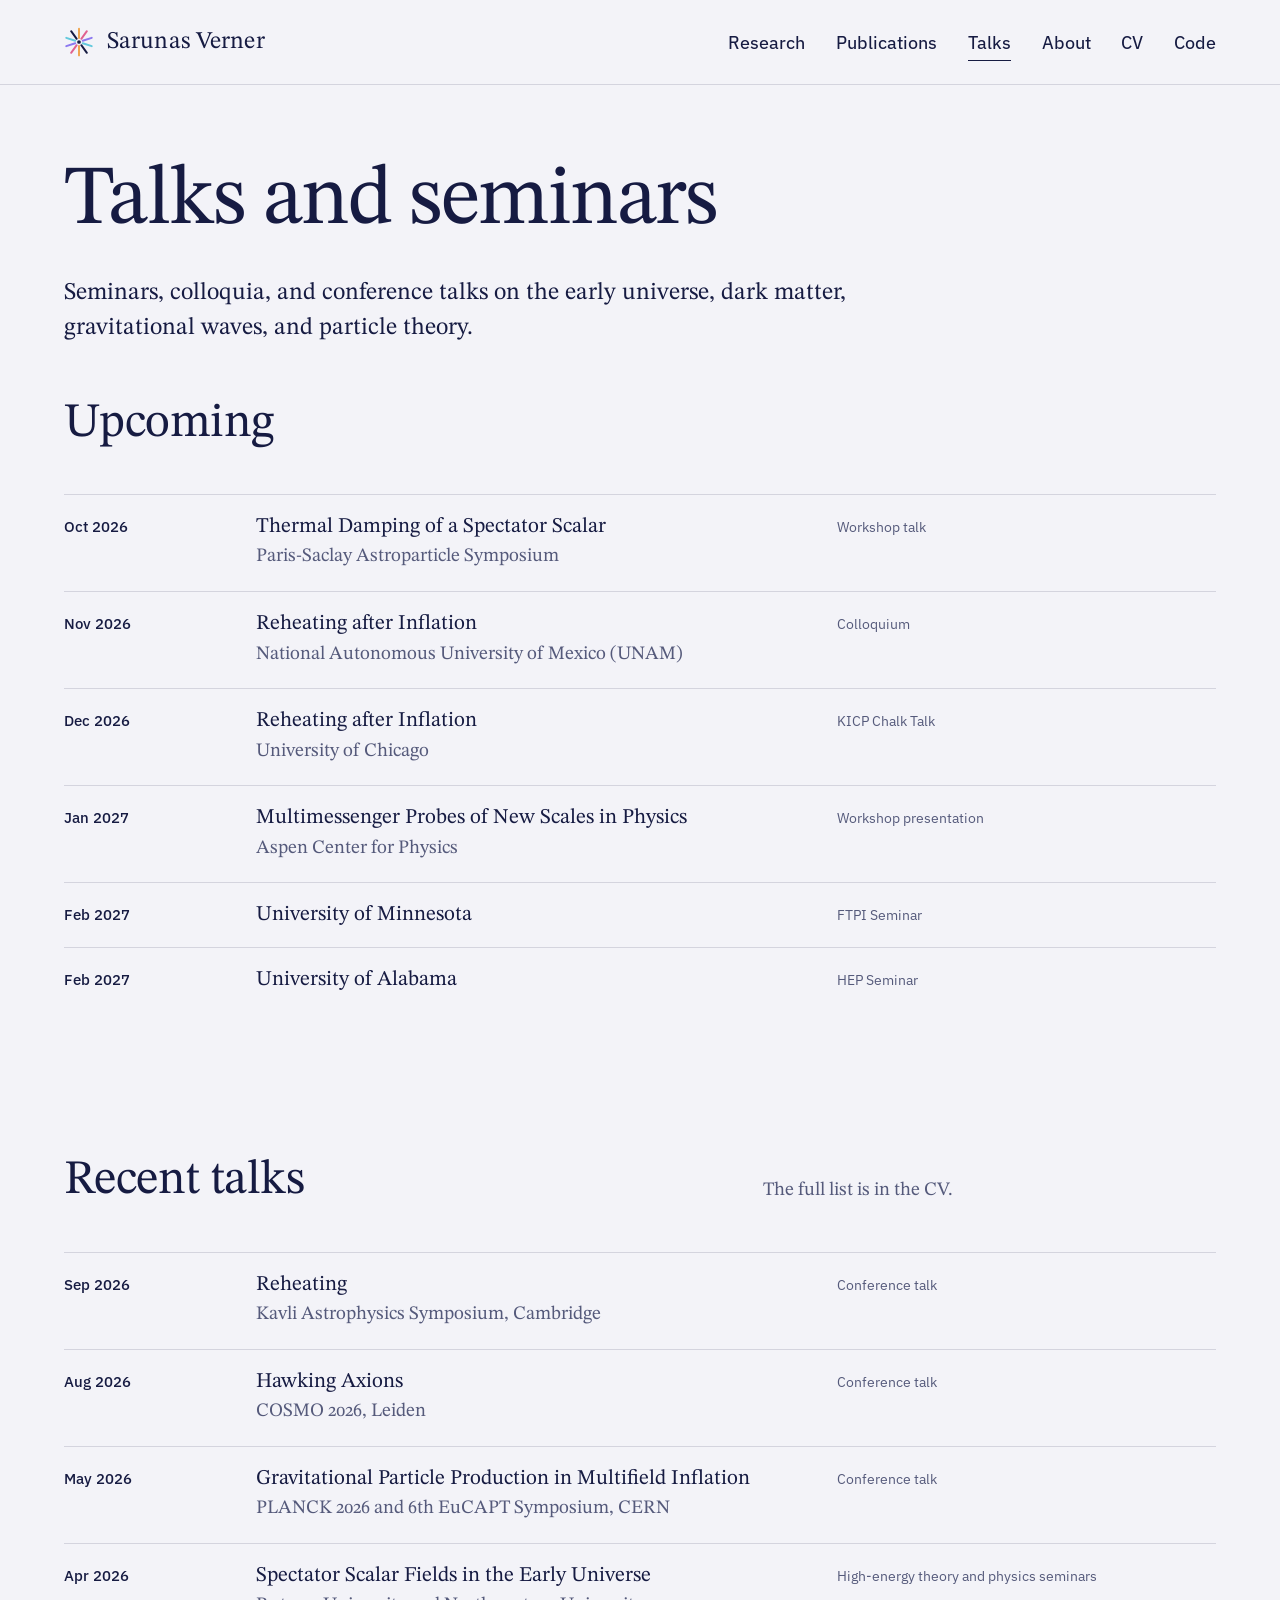
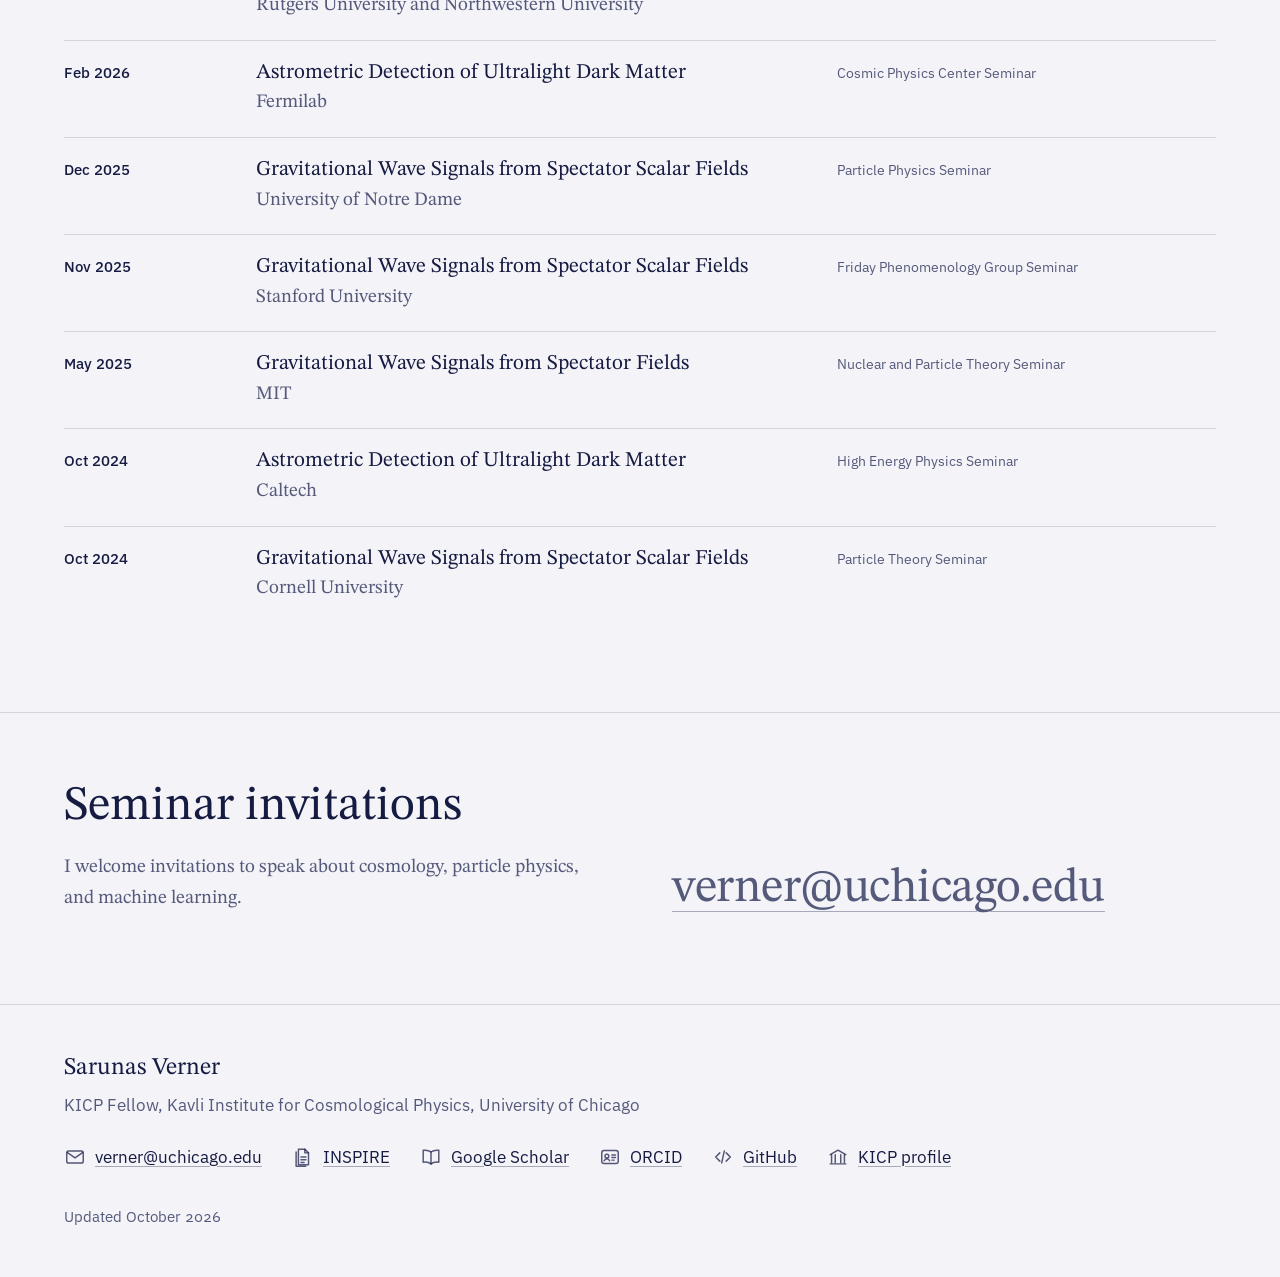
<file: talks/index.html>
<!doctype html>
<html lang="en">
<head>
<meta charset="utf-8">
<meta name="viewport" content="width=device-width, initial-scale=1">
<title>Talks | Sarunas Verner</title>
<meta name="description" content="Upcoming and recent talks, seminars and colloquia by Sarunas Verner.">
<link rel="canonical" href="https://www.sarunasverner.com/talks/">
<meta name="theme-color" content="#161B42">
<meta property="og:type" content="website">
<meta property="og:title" content="Talks | Sarunas Verner">
<meta property="og:description" content="Upcoming and recent talks, seminars and colloquia by Sarunas Verner.">
<meta property="og:url" content="https://www.sarunasverner.com/talks/">
<meta property="og:image" content="https://www.sarunasverner.com/assets/img/og.jpg">
<meta name="twitter:card" content="summary_large_image">
<link rel="icon" href="../favicon.svg" type="image/svg+xml">
<link rel="preload" href="../assets/fonts/stix-two-text.woff2" as="font" type="font/woff2" crossorigin>
<link rel="preload" href="../assets/fonts/plex-sans.woff2" as="font" type="font/woff2" crossorigin>
<link rel="stylesheet" href="../assets/css/site.css">
<script src="../assets/js/site.js" defer></script>
</head>
<body>
<a class="skip-link" href="#main">Skip to content</a>
<header class="site-header is-solid">
  <div class="wrap bar">
    <a class="brand" href="../" aria-label="Sarunas Verner, home"><svg viewBox="0 0 26 26" aria-hidden="true" focusable="false"><line x1="13.00" y1="9.60" x2="13.00" y2="1.40" stroke="#F0A54E" stroke-width="1.7" stroke-linecap="round"/><line x1="15.00" y1="10.25" x2="19.82" y2="3.62" stroke="#E0628F" stroke-width="1.7" stroke-linecap="round"/><line x1="16.23" y1="11.95" x2="24.03" y2="9.42" stroke="#8C78F0" stroke-width="1.7" stroke-linecap="round"/><line x1="16.23" y1="14.05" x2="24.03" y2="16.58" stroke="#63C9DD" stroke-width="1.7" stroke-linecap="round"/><line x1="15.00" y1="15.75" x2="19.82" y2="22.38" stroke="currentColor" stroke-width="1.7" stroke-linecap="round"/><line x1="13.00" y1="16.40" x2="13.00" y2="24.60" stroke="#F0A54E" stroke-width="1.7" stroke-linecap="round"/><line x1="11.00" y1="15.75" x2="6.18" y2="22.38" stroke="#E0628F" stroke-width="1.7" stroke-linecap="round"/><line x1="9.77" y1="14.05" x2="1.97" y2="16.58" stroke="#8C78F0" stroke-width="1.7" stroke-linecap="round"/><line x1="9.77" y1="11.95" x2="1.97" y2="9.42" stroke="#63C9DD" stroke-width="1.7" stroke-linecap="round"/><line x1="11.00" y1="10.25" x2="6.18" y2="3.62" stroke="currentColor" stroke-width="1.7" stroke-linecap="round"/><circle cx="13" cy="13" r="1.6" fill="currentColor"/></svg><span>Sarunas Verner</span></a>
    <button class="menu-toggle" type="button" aria-expanded="false" aria-controls="site-nav" data-menu-toggle>Menu</button>
    <nav class="site-nav" id="site-nav" aria-label="Main"><ul><li><a href="../research/">Research</a></li><li><a href="../publications/">Publications</a></li><li><a href="../talks/" aria-current="page">Talks</a></li><li><a href="../about/">About</a></li><li><a href="../cv/">CV</a></li><li><a href="../code/">Code</a></li></ul></nav>
  </div>
</header>
<main id="main">

<div class="wrap page-head">
  <h1>Talks and seminars</h1>
  <p class="lede">Seminars, colloquia, and conference talks on the early universe, dark matter, gravitational waves, and particle theory.</p>
</div>
<section class="band-tight" style="padding-top:0" aria-labelledby="up-h">
  <div class="wrap">
    <div class="section-head"><h2 id="up-h">Upcoming</h2></div>
    <ol class="agenda"><li class="event"><time datetime="2026-10">Oct 2026</time>
  <div><p class="title">Thermal Damping of a Spectator Scalar</p><p class="where">Paris-Saclay Astroparticle Symposium</p></div><p class="kind">Workshop talk</p></li><li class="event"><time datetime="2026-11">Nov 2026</time>
  <div><p class="title">Reheating after Inflation</p><p class="where">National Autonomous University of Mexico (UNAM)</p></div><p class="kind">Colloquium</p></li><li class="event"><time datetime="2026-12">Dec 2026</time>
  <div><p class="title">Reheating after Inflation</p><p class="where">University of Chicago</p></div><p class="kind">KICP Chalk Talk</p></li><li class="event"><time datetime="2027-01">Jan 2027</time>
  <div><p class="title">Multimessenger Probes of New Scales in Physics</p><p class="where">Aspen Center for Physics</p></div><p class="kind">Workshop presentation</p></li><li class="event"><time datetime="2027-02">Feb 2027</time>
  <div><p class="title">University of Minnesota</p></div><p class="kind">FTPI Seminar</p></li><li class="event"><time datetime="2027-02">Feb 2027</time>
  <div><p class="title">University of Alabama</p></div><p class="kind">HEP Seminar</p></li></ol>
  </div>
</section>
<section class="band" aria-labelledby="recent-h">
  <div class="wrap">
    <div class="section-head"><h2 id="recent-h">Recent talks</h2><p>The full list is in the CV.</p></div>
    <ol class="agenda"><li class="event"><time datetime="2026-09">Sep 2026</time>
  <div><p class="title">Reheating</p><p class="where">Kavli Astrophysics Symposium, Cambridge</p></div><p class="kind">Conference talk</p></li><li class="event"><time datetime="2026-08">Aug 2026</time>
  <div><p class="title">Hawking Axions</p><p class="where">COSMO 2026, Leiden</p></div><p class="kind">Conference talk</p></li><li class="event"><time datetime="2026-05">May 2026</time>
  <div><p class="title">Gravitational Particle Production in Multifield Inflation</p><p class="where">PLANCK 2026 and 6th EuCAPT Symposium, CERN</p></div><p class="kind">Conference talk</p></li><li class="event"><time datetime="2026-04">Apr 2026</time>
  <div><p class="title">Spectator Scalar Fields in the Early Universe</p><p class="where">Rutgers University and Northwestern University</p></div><p class="kind">High-energy theory and physics seminars</p></li><li class="event"><time datetime="2026-02">Feb 2026</time>
  <div><p class="title">Astrometric Detection of Ultralight Dark Matter</p><p class="where">Fermilab</p></div><p class="kind">Cosmic Physics Center Seminar</p></li><li class="event"><time datetime="2025-12">Dec 2025</time>
  <div><p class="title">Gravitational Wave Signals from Spectator Scalar Fields</p><p class="where">University of Notre Dame</p></div><p class="kind">Particle Physics Seminar</p></li><li class="event"><time datetime="2025-11">Nov 2025</time>
  <div><p class="title">Gravitational Wave Signals from Spectator Scalar Fields</p><p class="where">Stanford University</p></div><p class="kind">Friday Phenomenology Group Seminar</p></li><li class="event"><time datetime="2025-05">May 2025</time>
  <div><p class="title">Gravitational Wave Signals from Spectator Fields</p><p class="where">MIT</p></div><p class="kind">Nuclear and Particle Theory Seminar</p></li><li class="event"><time datetime="2024-10">Oct 2024</time>
  <div><p class="title">Astrometric Detection of Ultralight Dark Matter</p><p class="where">Caltech</p></div><p class="kind">High Energy Physics Seminar</p></li><li class="event"><time datetime="2024-10">Oct 2024</time>
  <div><p class="title">Gravitational Wave Signals from Spectator Scalar Fields</p><p class="where">Cornell University</p></div><p class="kind">Particle Theory Seminar</p></li></ol>
  </div>
</section>
<section class="band ruled" aria-labelledby="invite-h">
  <div class="wrap contact">
    <div><h2 id="invite-h">Seminar invitations</h2><p>I welcome invitations to speak about cosmology, particle physics, and machine learning.</p></div>
    <p class="mail"><a href="mailto:verner@uchicago.edu">verner@uchicago.edu</a></p>
  </div>
</section>

</main>
<footer class="site-footer">
  <div class="wrap">
    <div class="grid">
      <div>
        <p class="who">Sarunas Verner</p>
        <p>KICP Fellow, Kavli Institute for Cosmological Physics, University of Chicago</p>
      </div>
      <ul>
        <li><a href="mailto:verner@uchicago.edu"><svg class="ico" viewBox="0 0 24 24" aria-hidden="true" focusable="false" fill="none" stroke="currentColor" stroke-width="1.6" stroke-linecap="round" stroke-linejoin="round"><rect x="3" y="5.5" width="18" height="13" rx="2"/><path d="M3.8 7.2 12 13l8.2-5.8"/></svg><span>verner@uchicago.edu</span></a></li>
        <li><a href="https://inspirehep.net/authors/1813573"><svg class="ico" viewBox="0 0 24 24" aria-hidden="true" focusable="false" fill="none" stroke="currentColor" stroke-width="1.6" stroke-linecap="round" stroke-linejoin="round"><path d="M7 3.5h7l4 4v13H7z"/><path d="M14 3.5v4h4M9.8 12h5.4M9.8 15h5.4M9.8 18h3.4"/><path d="M4.5 6.5v15.5H15"/></svg><span>INSPIRE</span></a></li>
        <li><a href="https://scholar.google.com/citations?user=q-0UZ48AAAAJ"><svg class="ico" viewBox="0 0 24 24" aria-hidden="true" focusable="false" fill="none" stroke="currentColor" stroke-width="1.6" stroke-linecap="round" stroke-linejoin="round"><path d="M12 6.5c-2-1.6-5-2.2-8.5-1.8v13c3.5-.4 6.5.2 8.5 1.8 2-1.6 5-2.2 8.5-1.8v-13C17 4.3 14 4.9 12 6.5z"/><path d="M12 6.5v13"/></svg><span>Google Scholar</span></a></li>
        <li><a href="https://orcid.org/0000-0003-4870-0826"><svg class="ico" viewBox="0 0 24 24" aria-hidden="true" focusable="false" fill="none" stroke="currentColor" stroke-width="1.6" stroke-linecap="round" stroke-linejoin="round"><rect x="3" y="5" width="18" height="14" rx="2.5"/><circle cx="8.6" cy="11" r="2.1"/><path d="M5.6 16.2c.6-1.6 1.7-2.4 3-2.4s2.4.8 3 2.4M14 9.8h4M14 12.6h4M14 15.4h2.6"/></svg><span>ORCID</span></a></li>
        <li><a href="https://github.com/sarunasverner"><svg class="ico" viewBox="0 0 24 24" aria-hidden="true" focusable="false" fill="none" stroke="currentColor" stroke-width="1.6" stroke-linecap="round" stroke-linejoin="round"><path d="M8.5 7.5 4 12l4.5 4.5M15.5 7.5 20 12l-4.5 4.5M13.4 5.5l-2.8 13"/></svg><span>GitHub</span></a></li>
        <li><a href="https://kavlicosmo.uchicago.edu/people/profile/sarunas-verner/"><svg class="ico" viewBox="0 0 24 24" aria-hidden="true" focusable="false" fill="none" stroke="currentColor" stroke-width="1.6" stroke-linecap="round" stroke-linejoin="round"><path d="M3.5 9.5 12 4.5l8.5 5"/><path d="M5 9.5v8.5M9 9.5v8.5M15 9.5v8.5M19 9.5v8.5M3.5 19.5h17"/></svg><span>KICP profile</span></a></li>
      </ul>
    </div>
    <p class="fine">Updated October 2026</p>
  </div>
</footer>
</body>
</html>
</file>
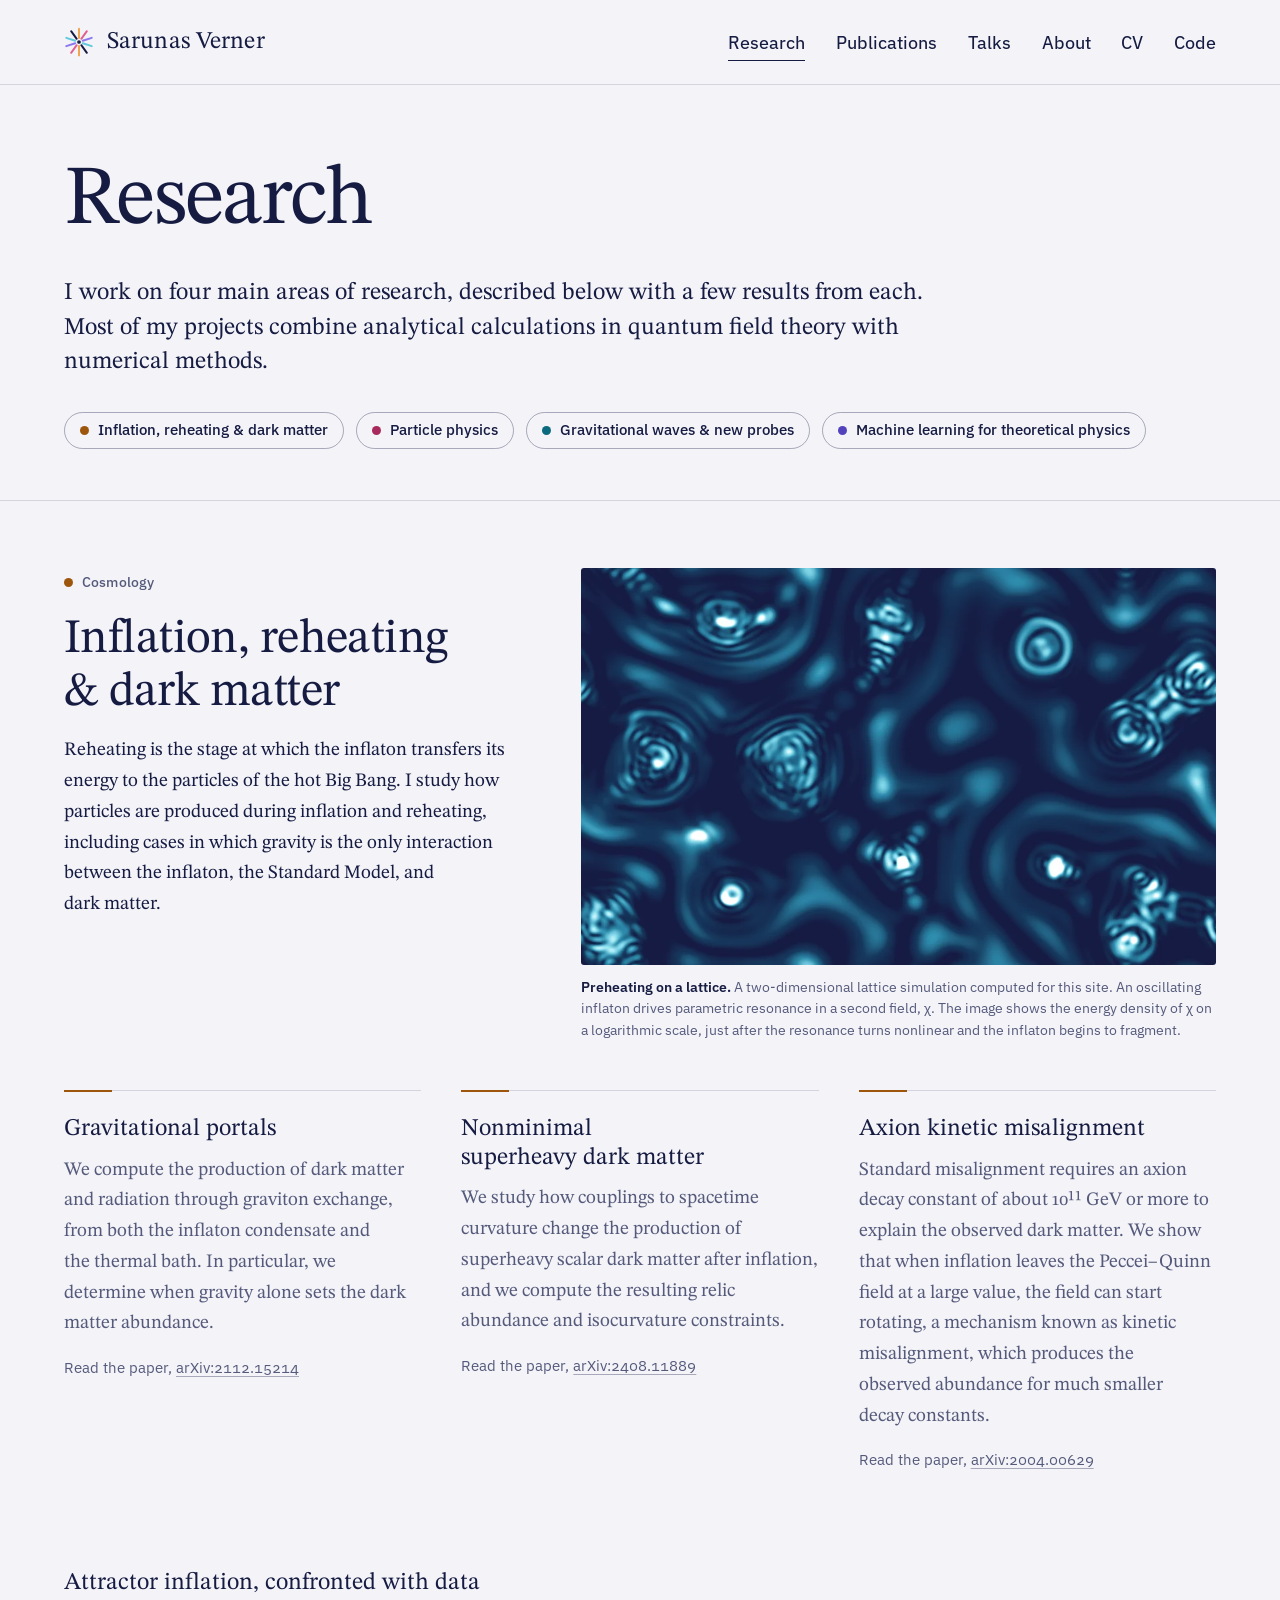
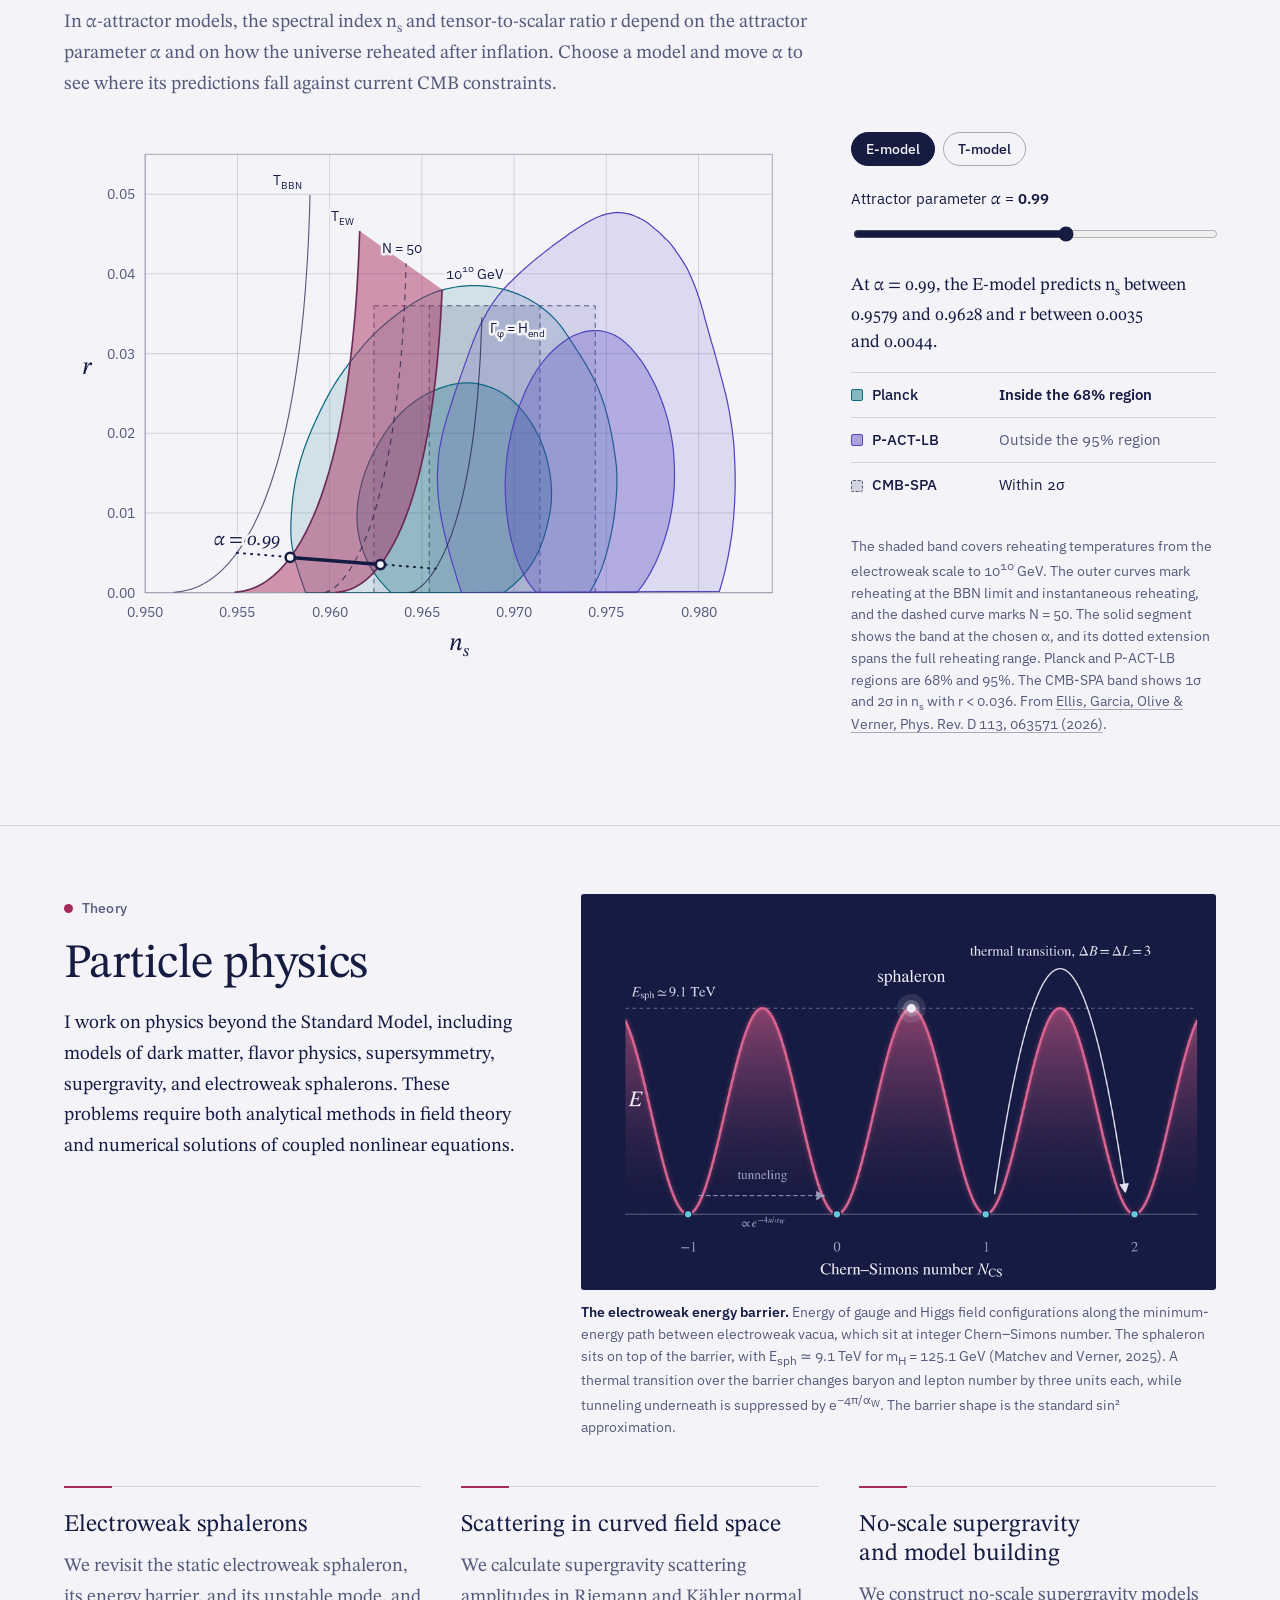
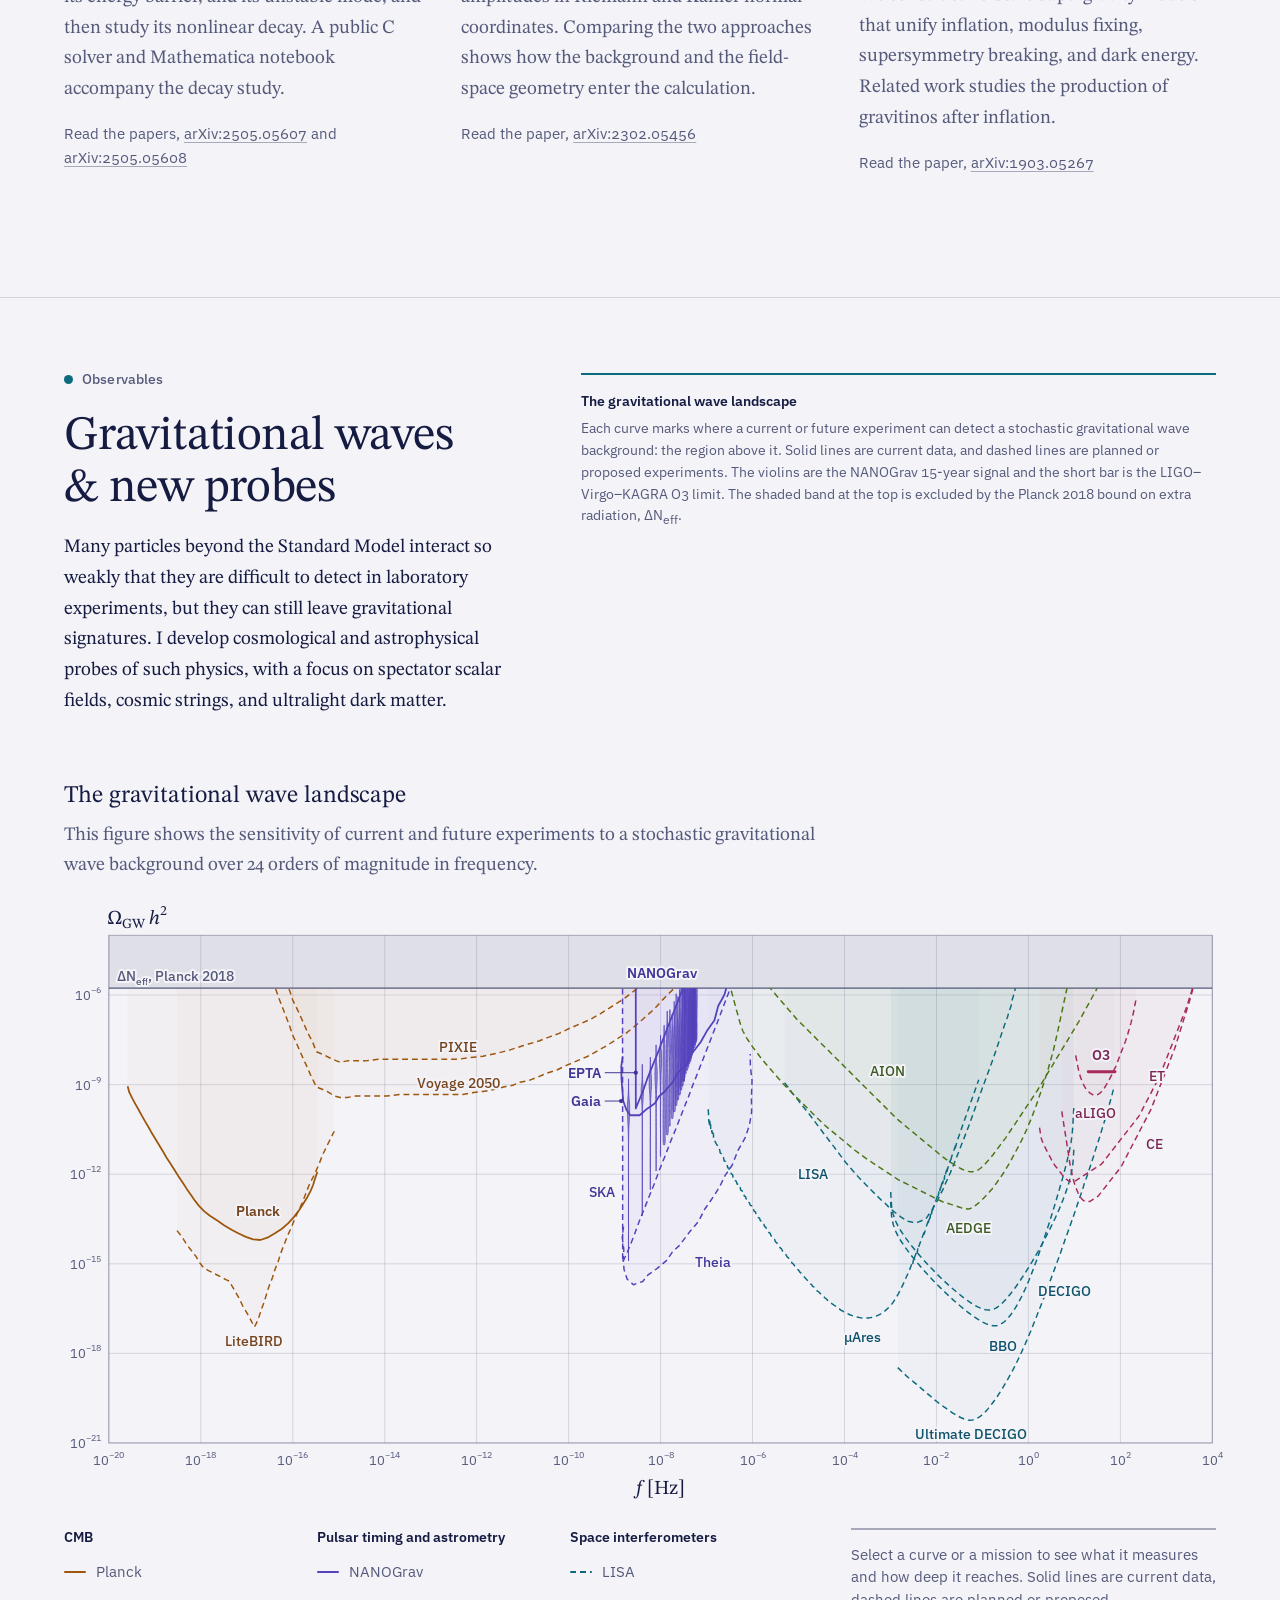
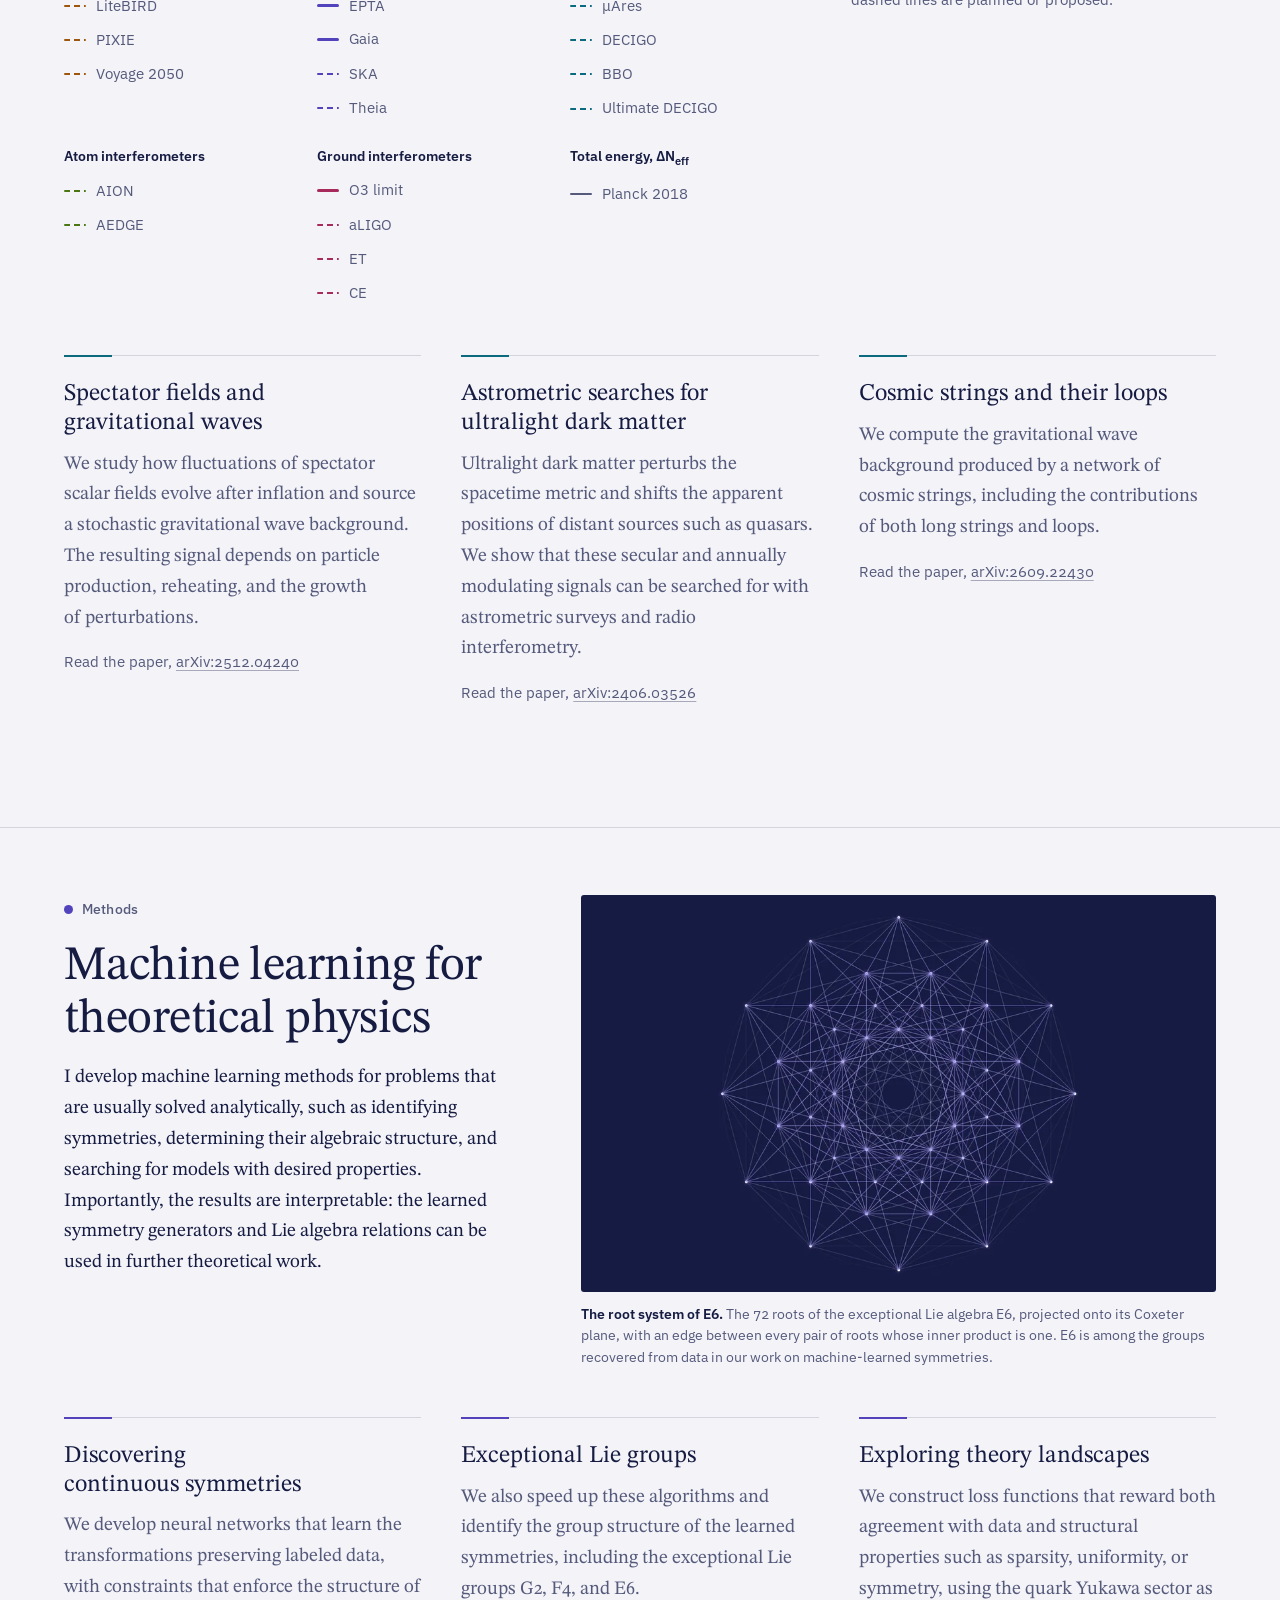
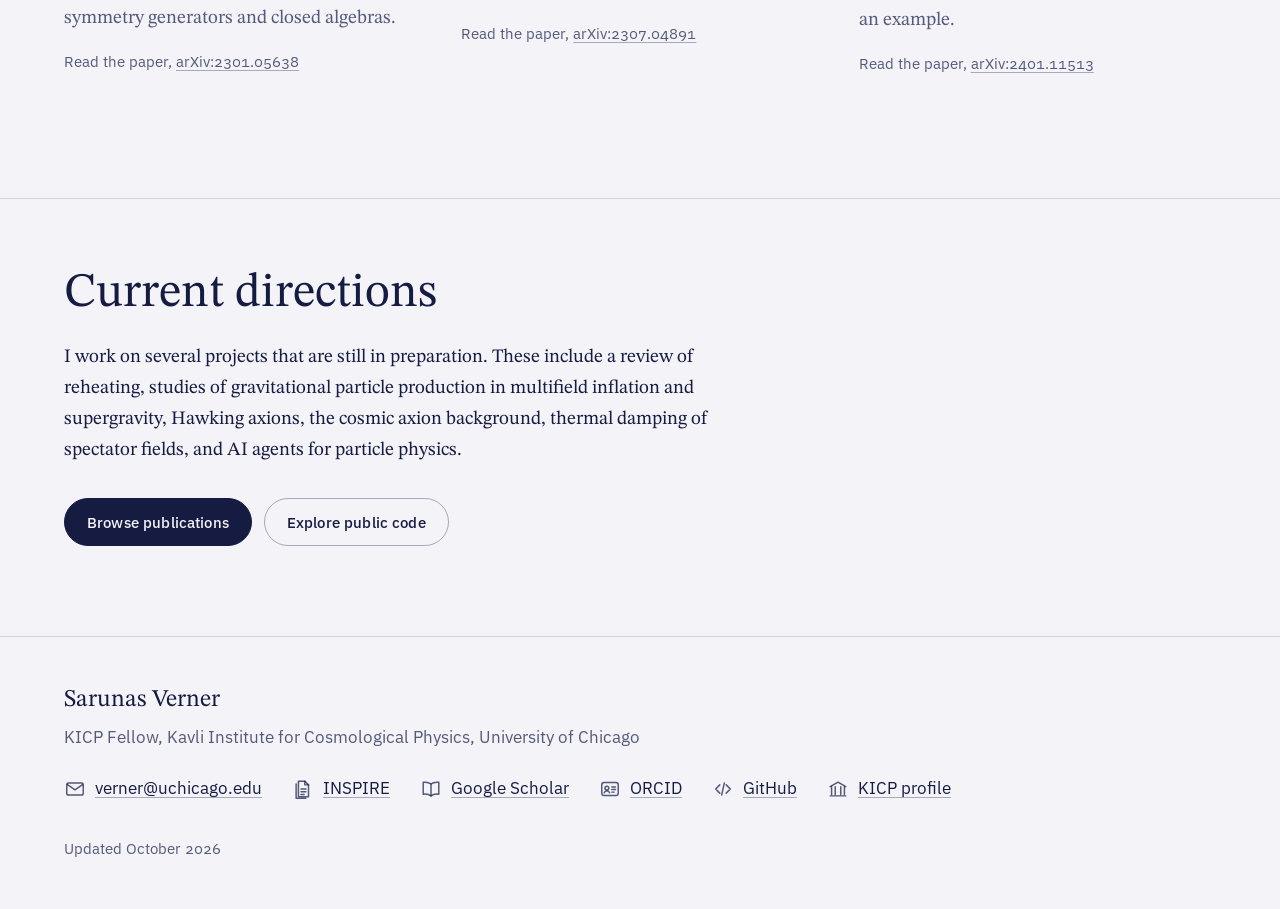
<file: research/early-universe/index.html>
<!doctype html>
<html lang="en">
<head>
<meta charset="utf-8">
<title>Research | Sarunas Verner</title>
<meta name="robots" content="noindex">
<link rel="canonical" href="https://www.sarunasverner.com/research/#early-universe">
<meta http-equiv="refresh" content="0; url=../#early-universe">
<script>location.replace("../#early-universe")</script>
</head>
<body><p><a href="../#early-universe">This page is now part of the Research page.</a></p></body>
</html>
</file>
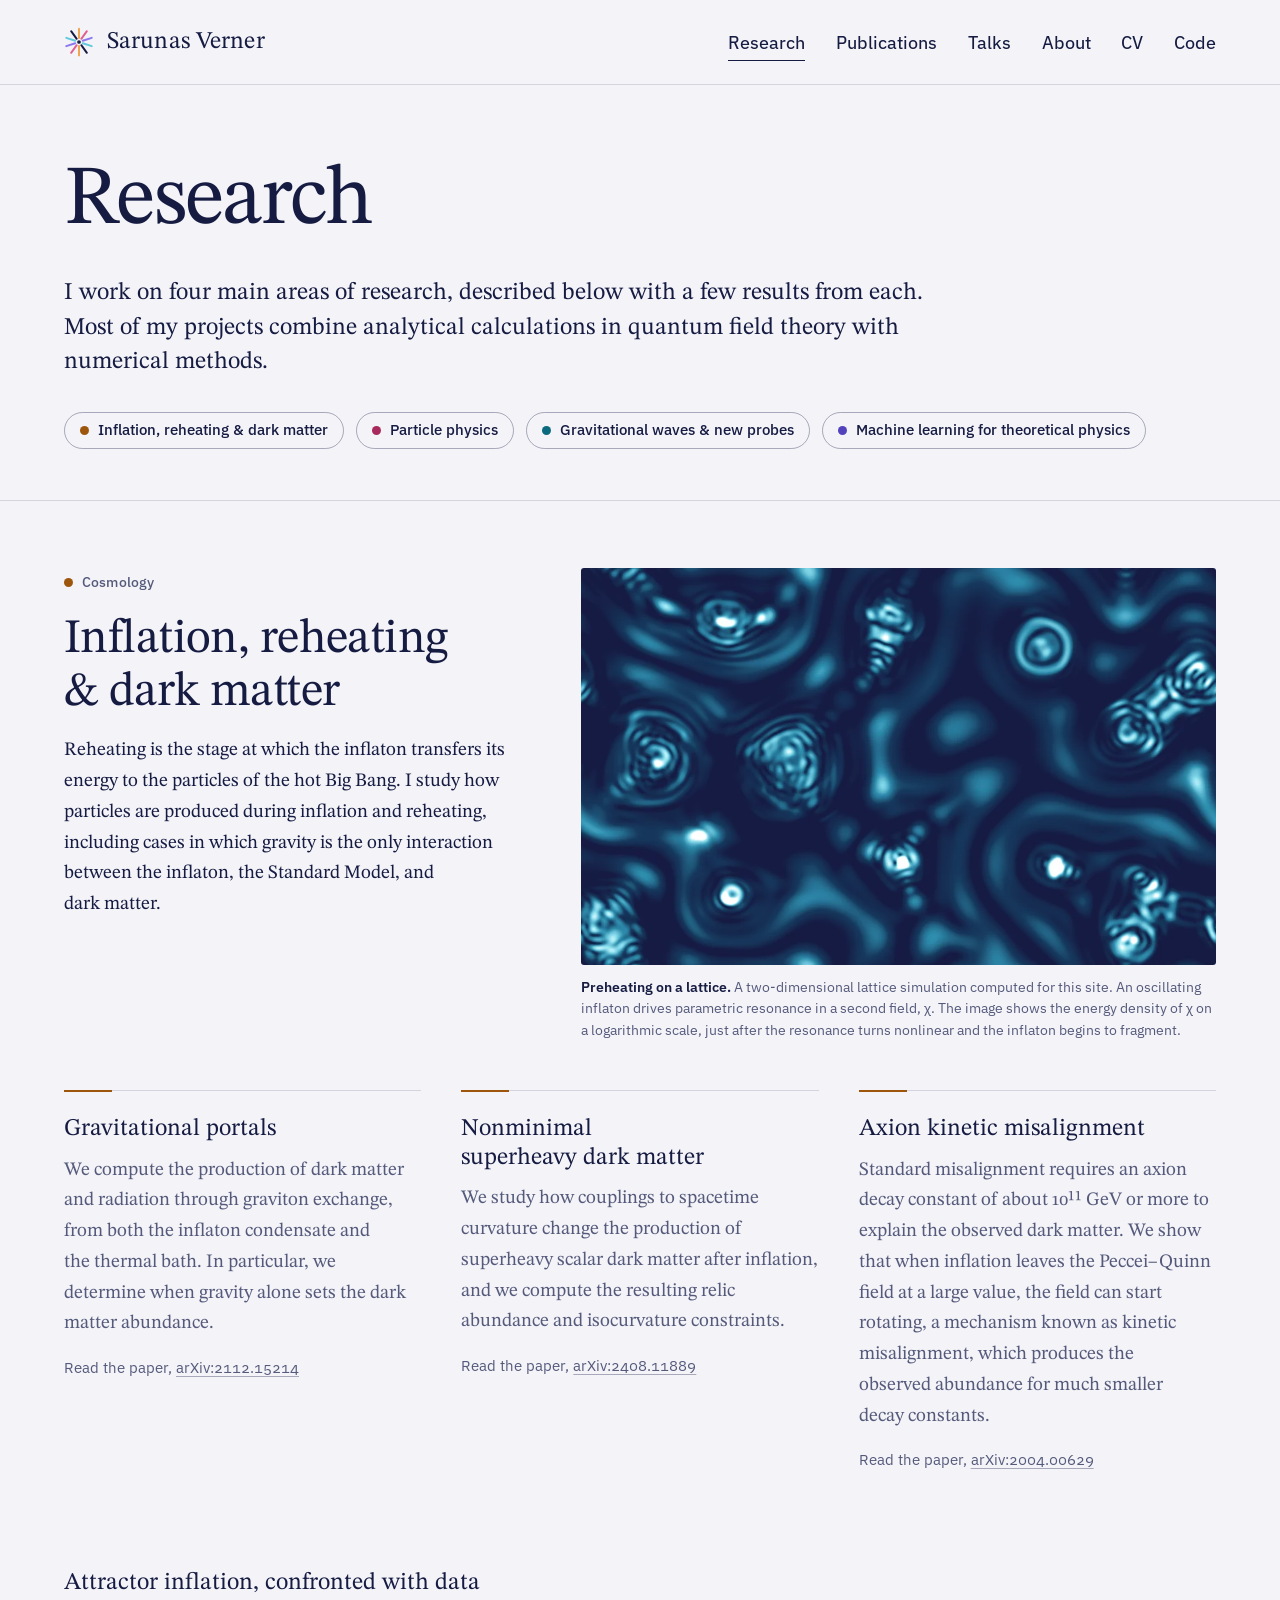
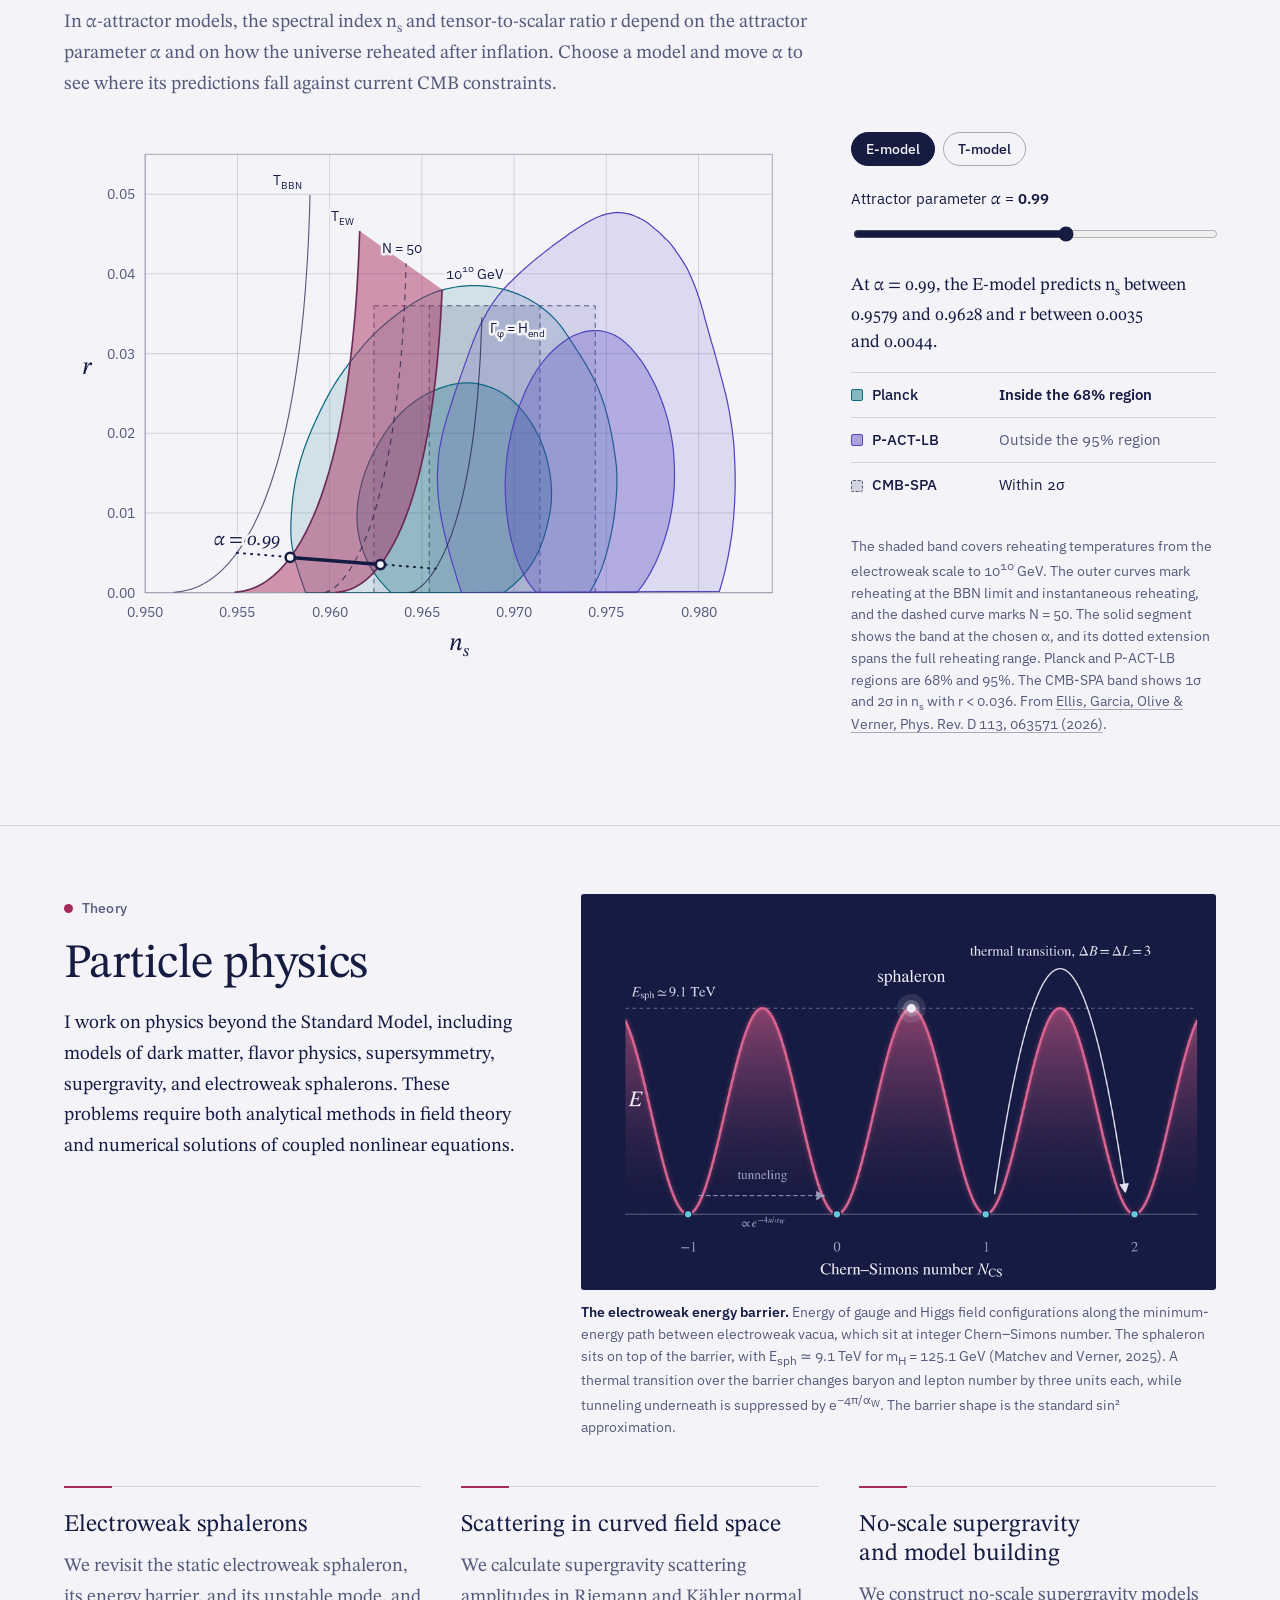
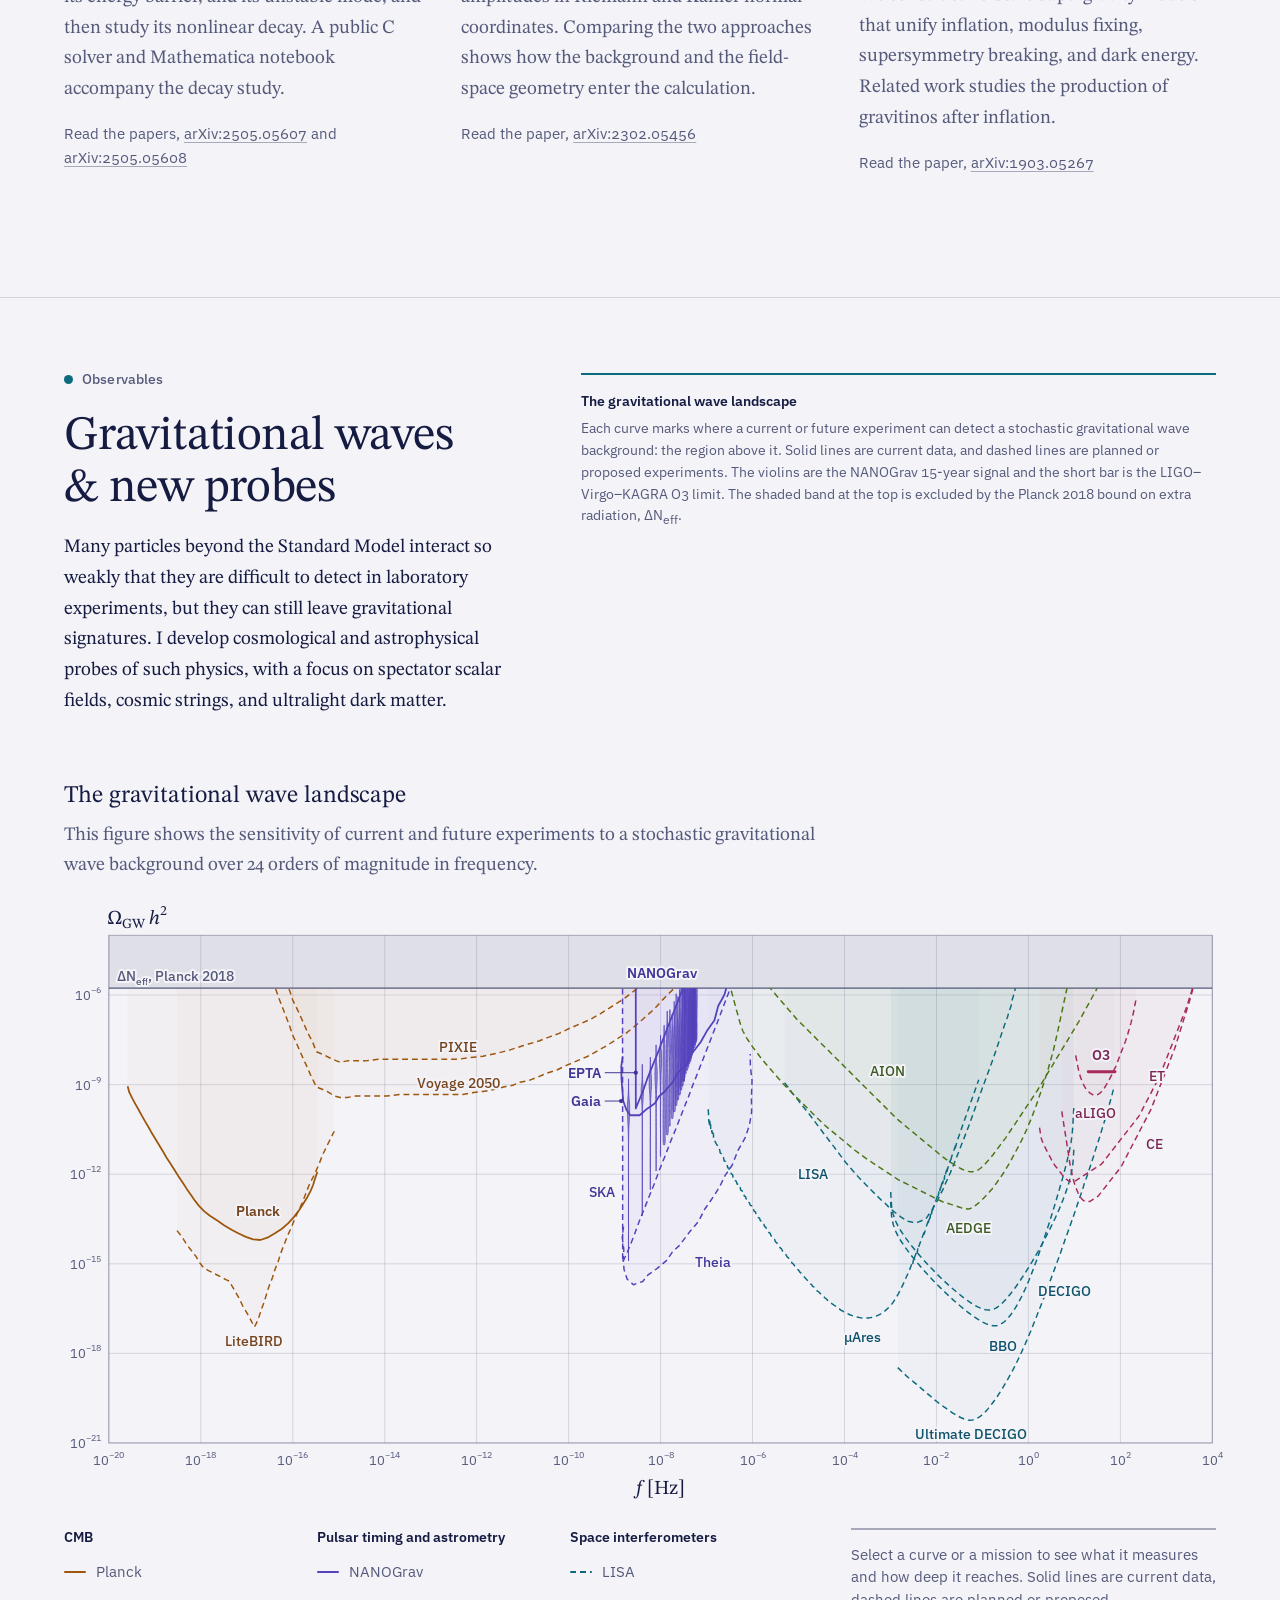
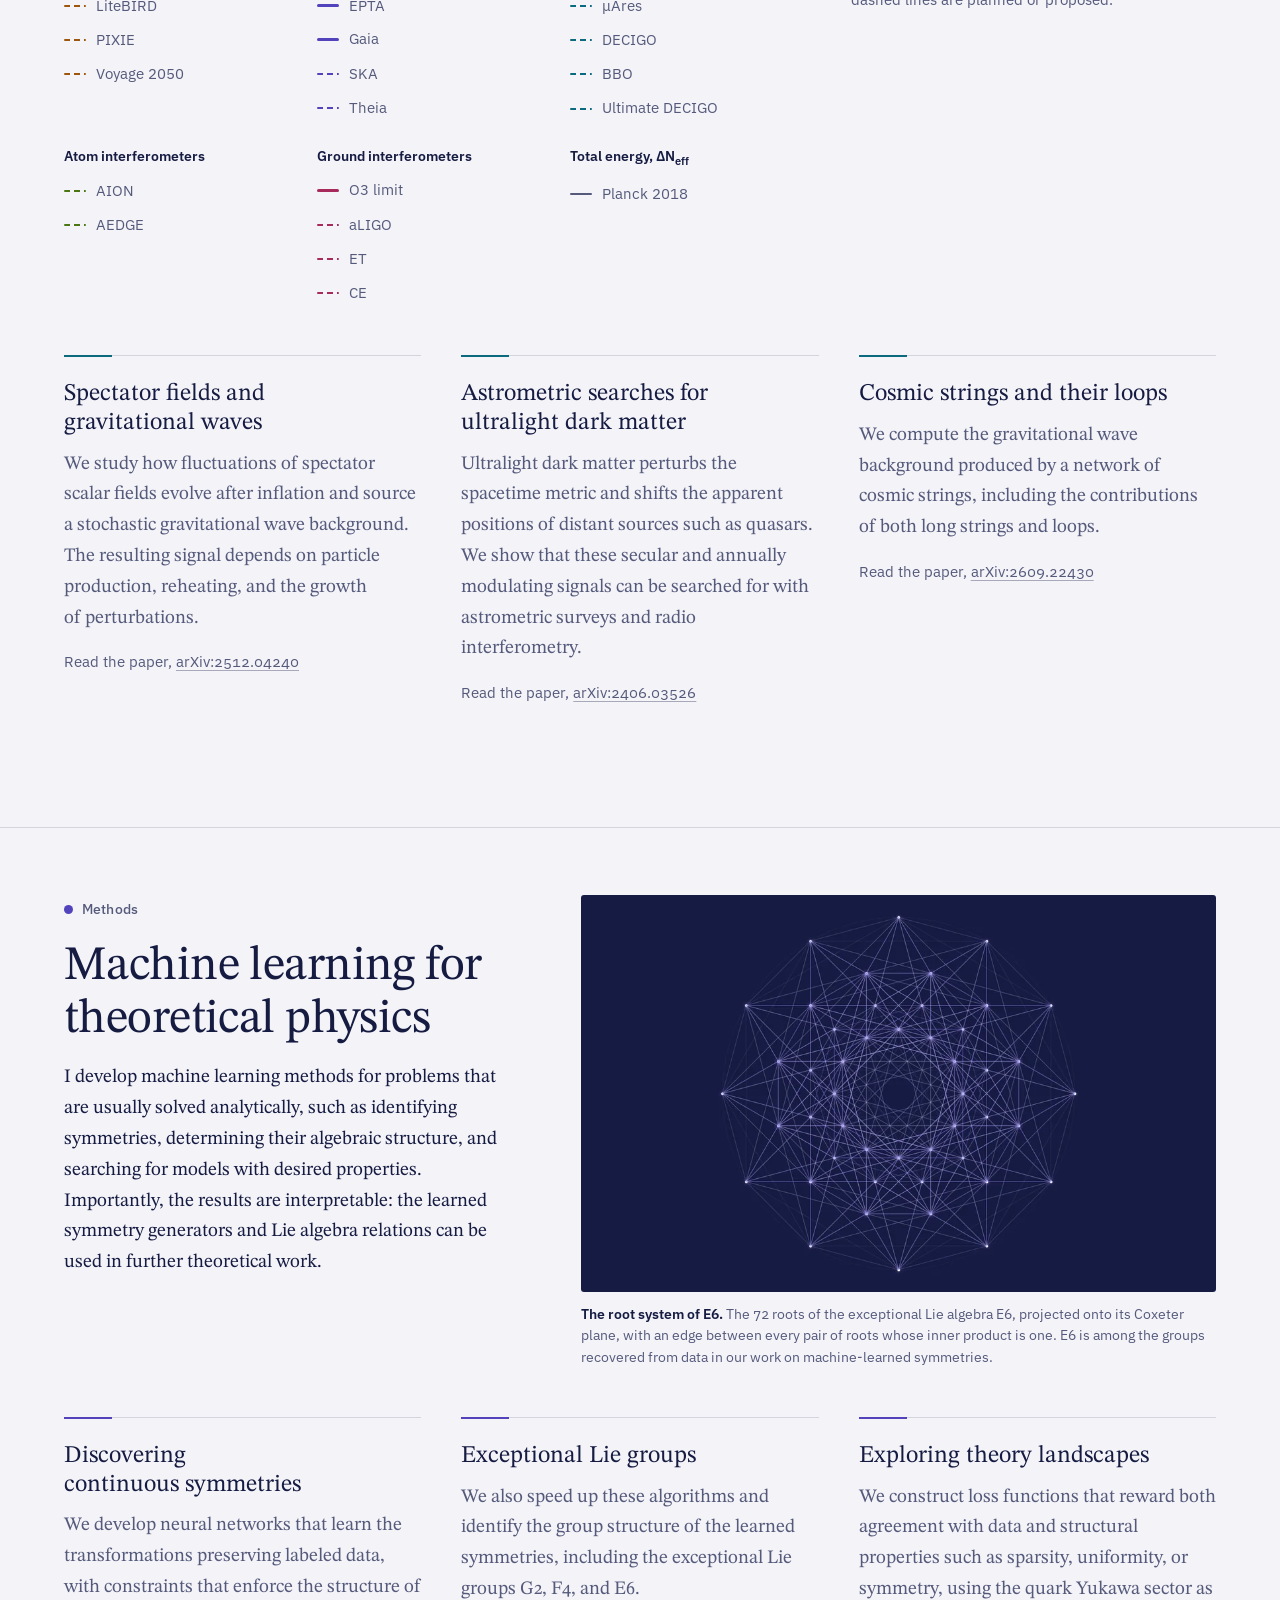
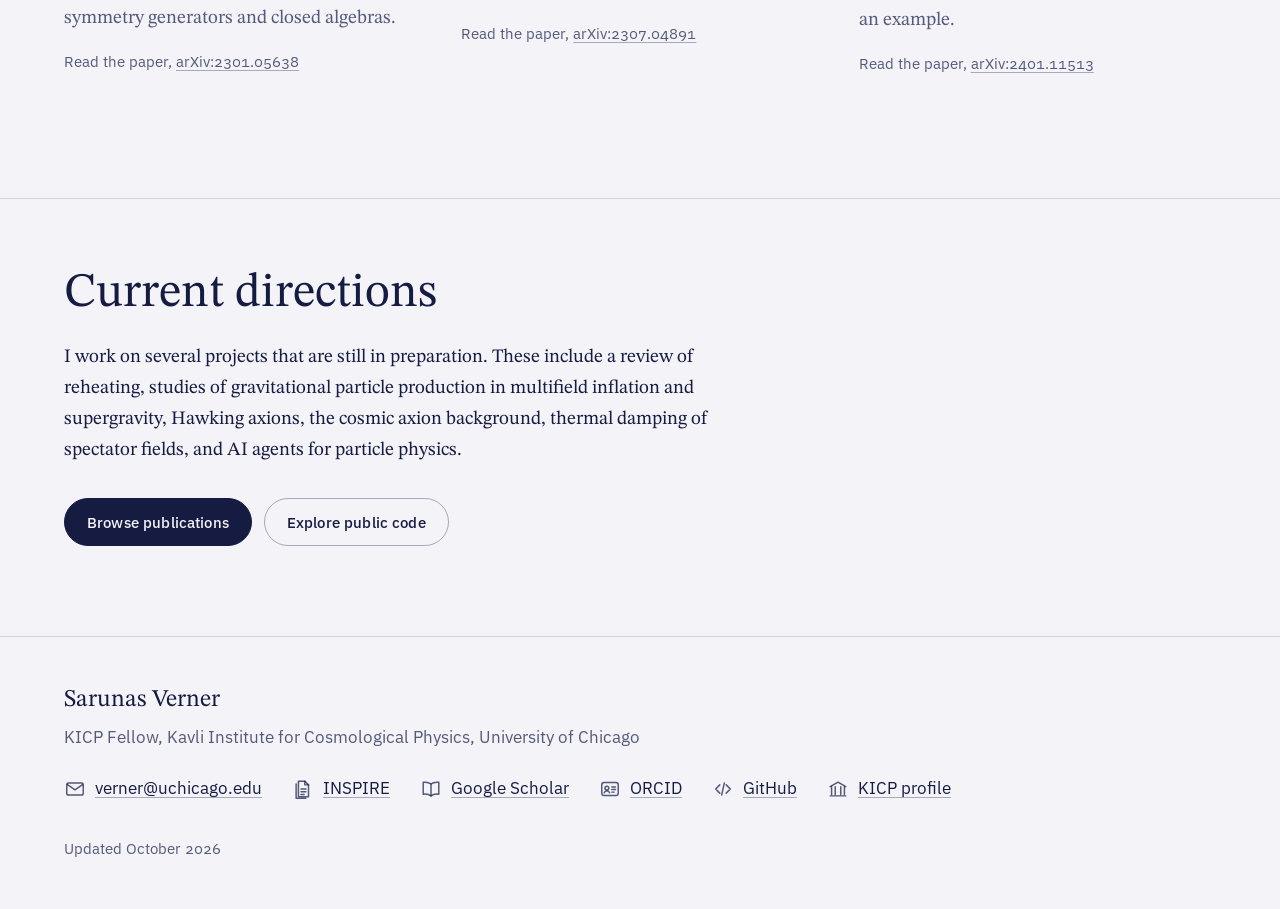
<file: research/gravitational-waves/index.html>
<!doctype html>
<html lang="en">
<head>
<meta charset="utf-8">
<title>Research | Sarunas Verner</title>
<meta name="robots" content="noindex">
<link rel="canonical" href="https://www.sarunasverner.com/research/#gravitational-waves">
<meta http-equiv="refresh" content="0; url=../#gravitational-waves">
<script>location.replace("../#gravitational-waves")</script>
</head>
<body><p><a href="../#gravitational-waves">This page is now part of the Research page.</a></p></body>
</html>
</file>
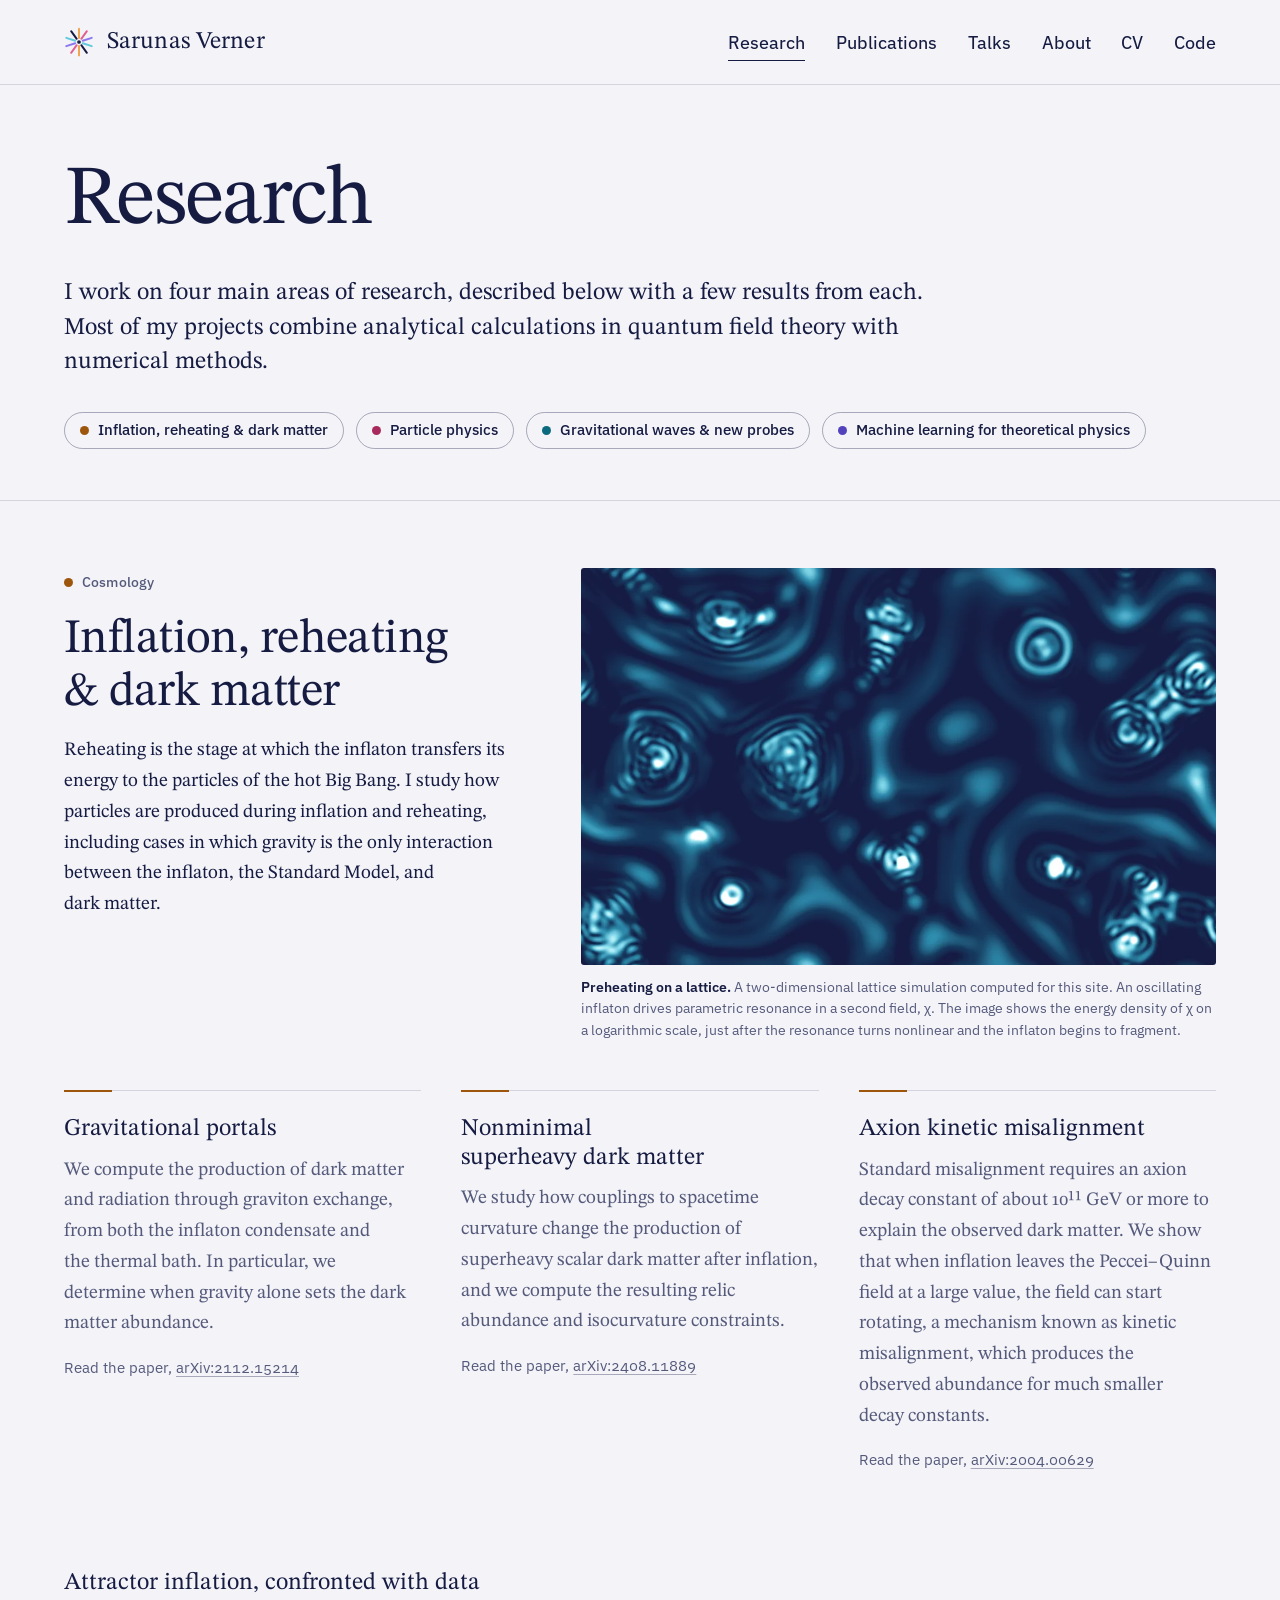
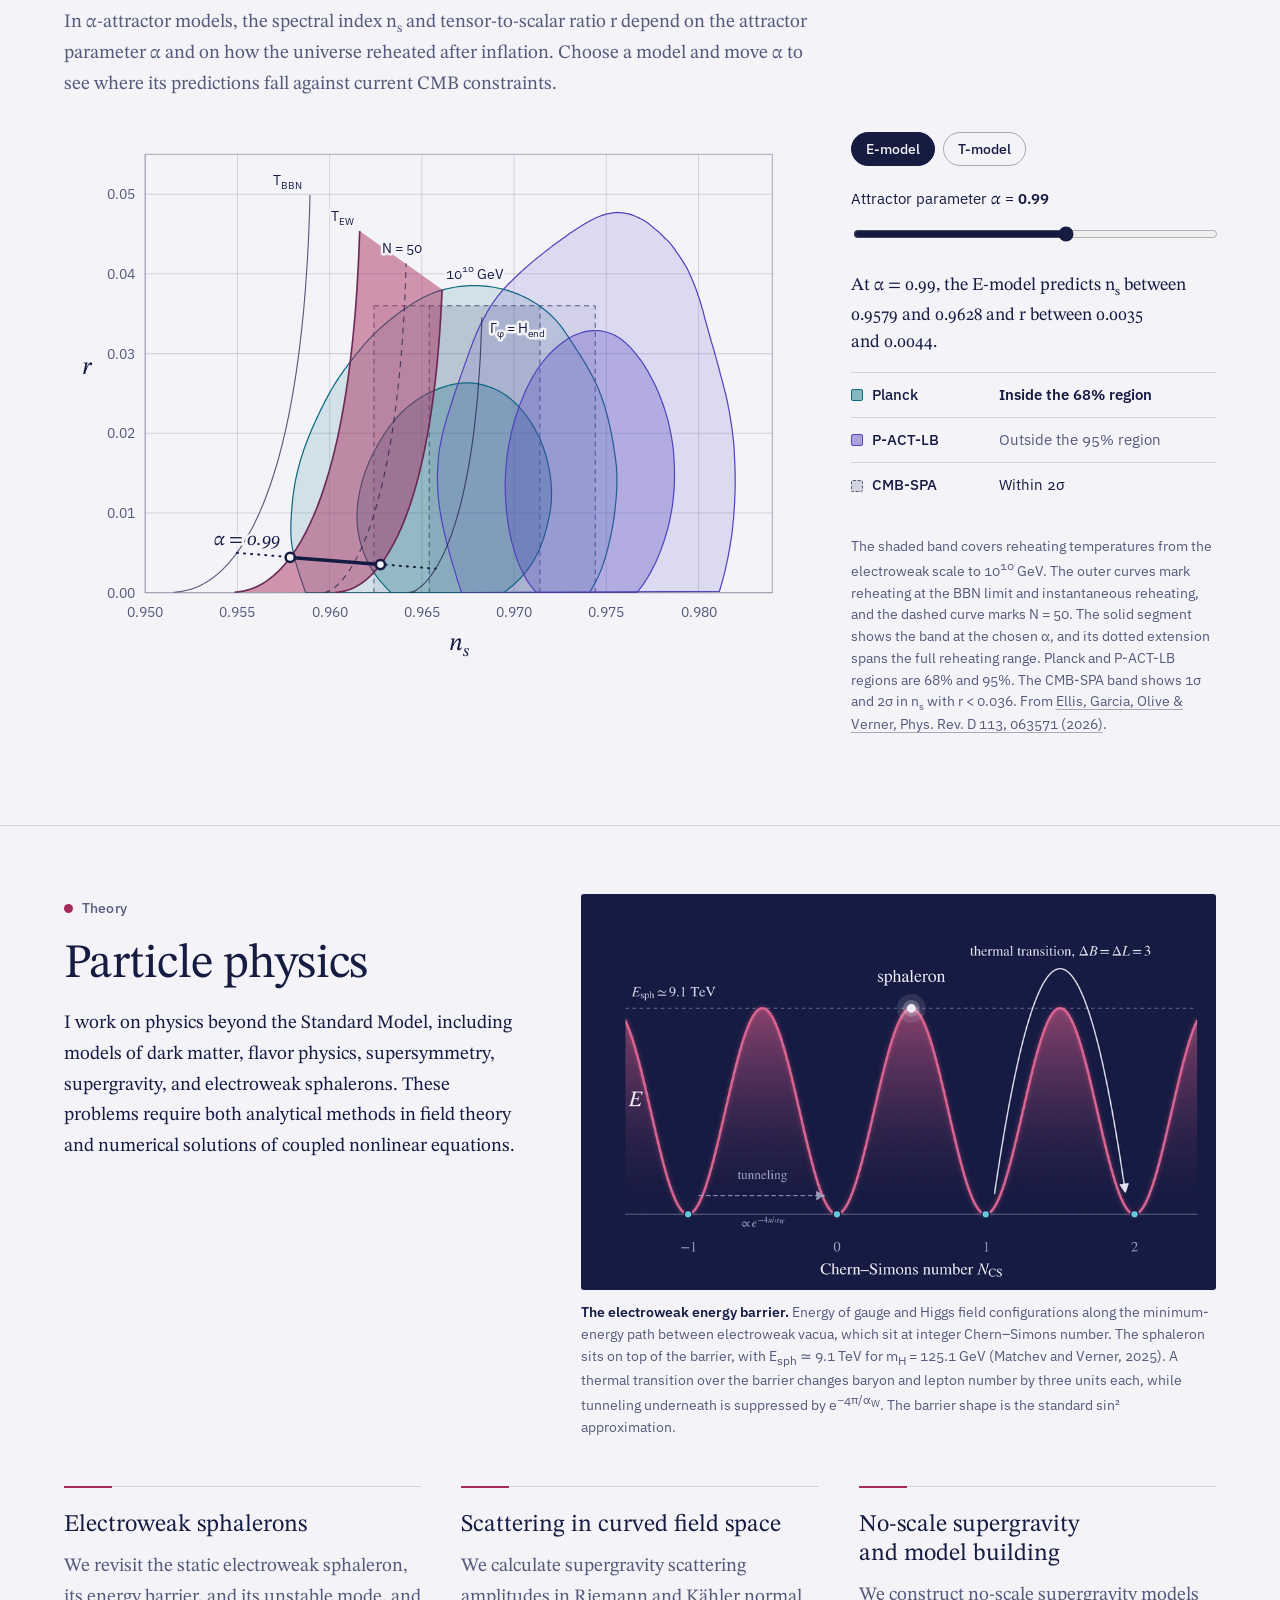
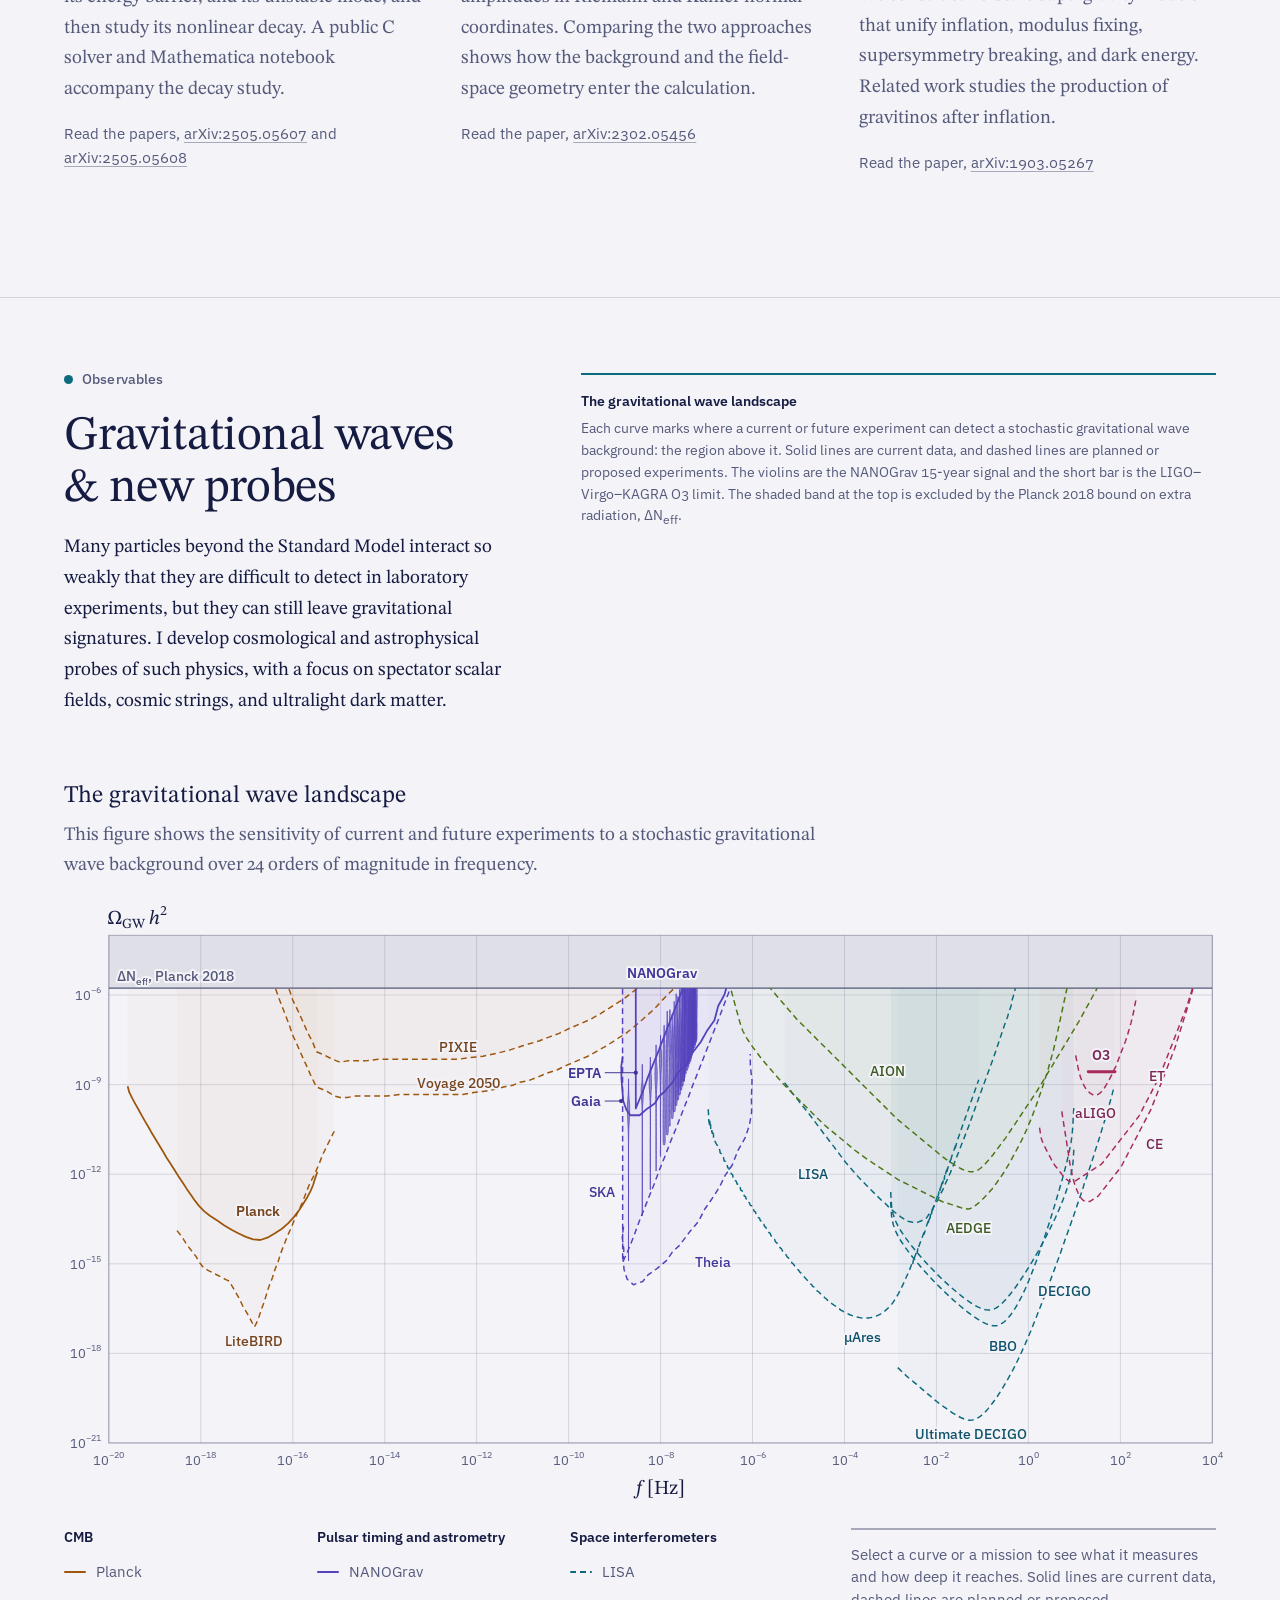
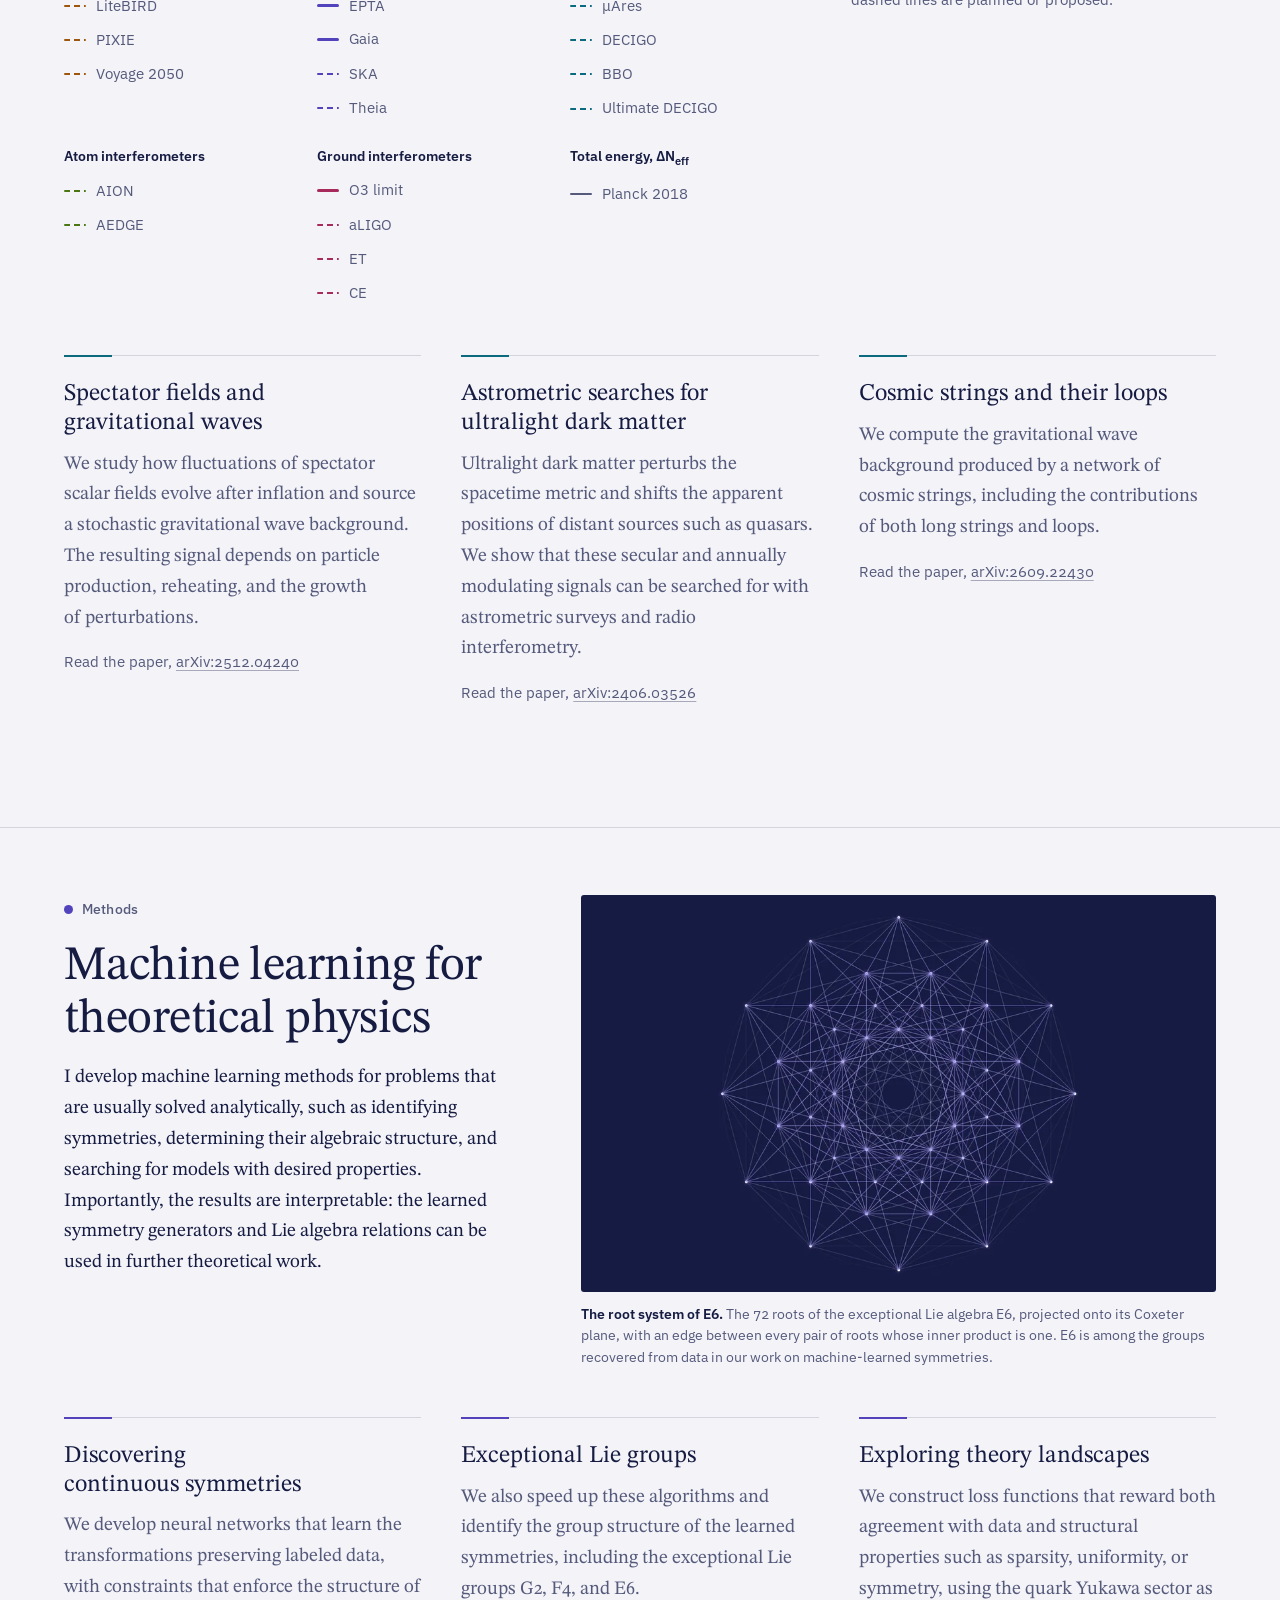
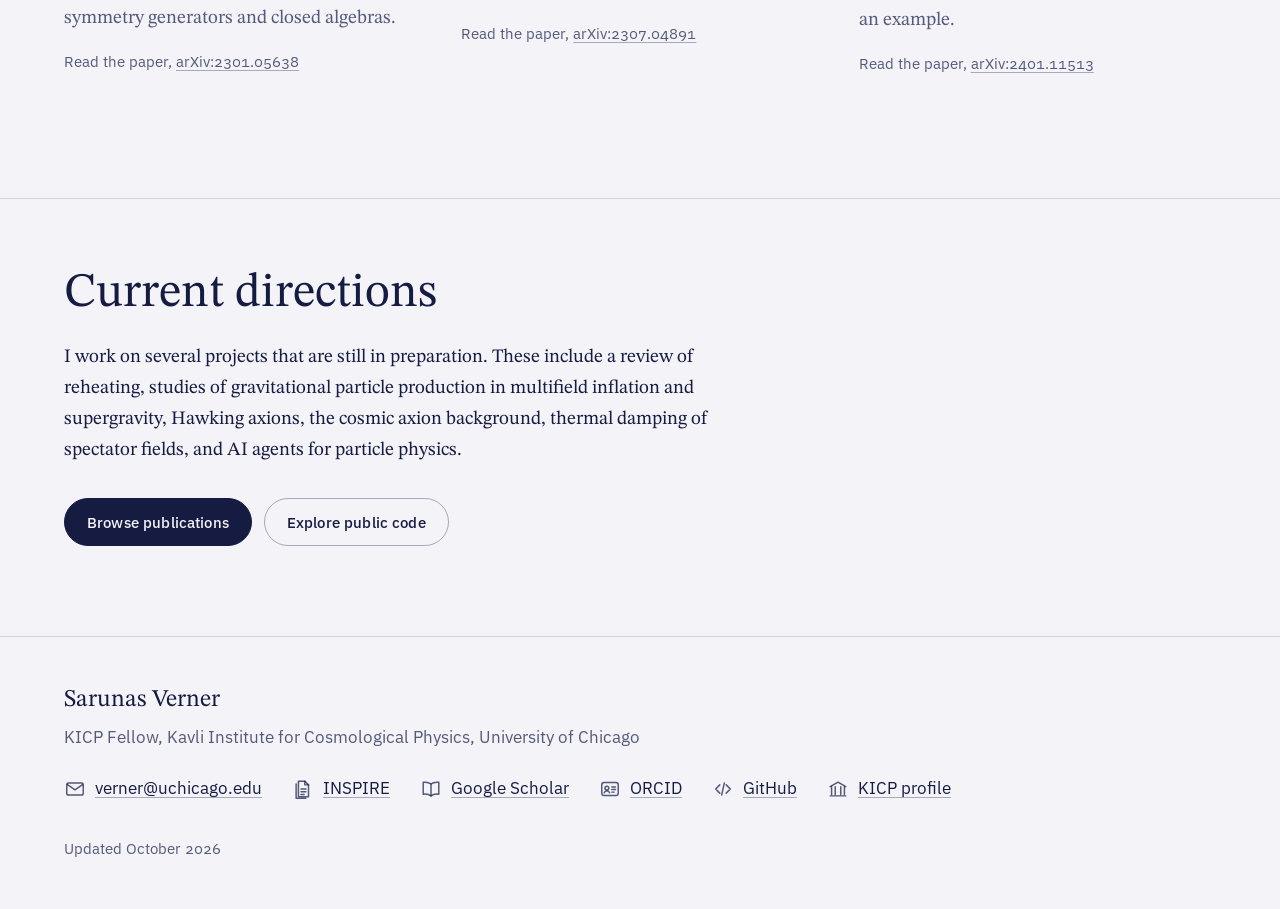
<file: research/machine-learning/index.html>
<!doctype html>
<html lang="en">
<head>
<meta charset="utf-8">
<title>Research | Sarunas Verner</title>
<meta name="robots" content="noindex">
<link rel="canonical" href="https://www.sarunasverner.com/research/#machine-learning">
<meta http-equiv="refresh" content="0; url=../#machine-learning">
<script>location.replace("../#machine-learning")</script>
</head>
<body><p><a href="../#machine-learning">This page is now part of the Research page.</a></p></body>
</html>
</file>
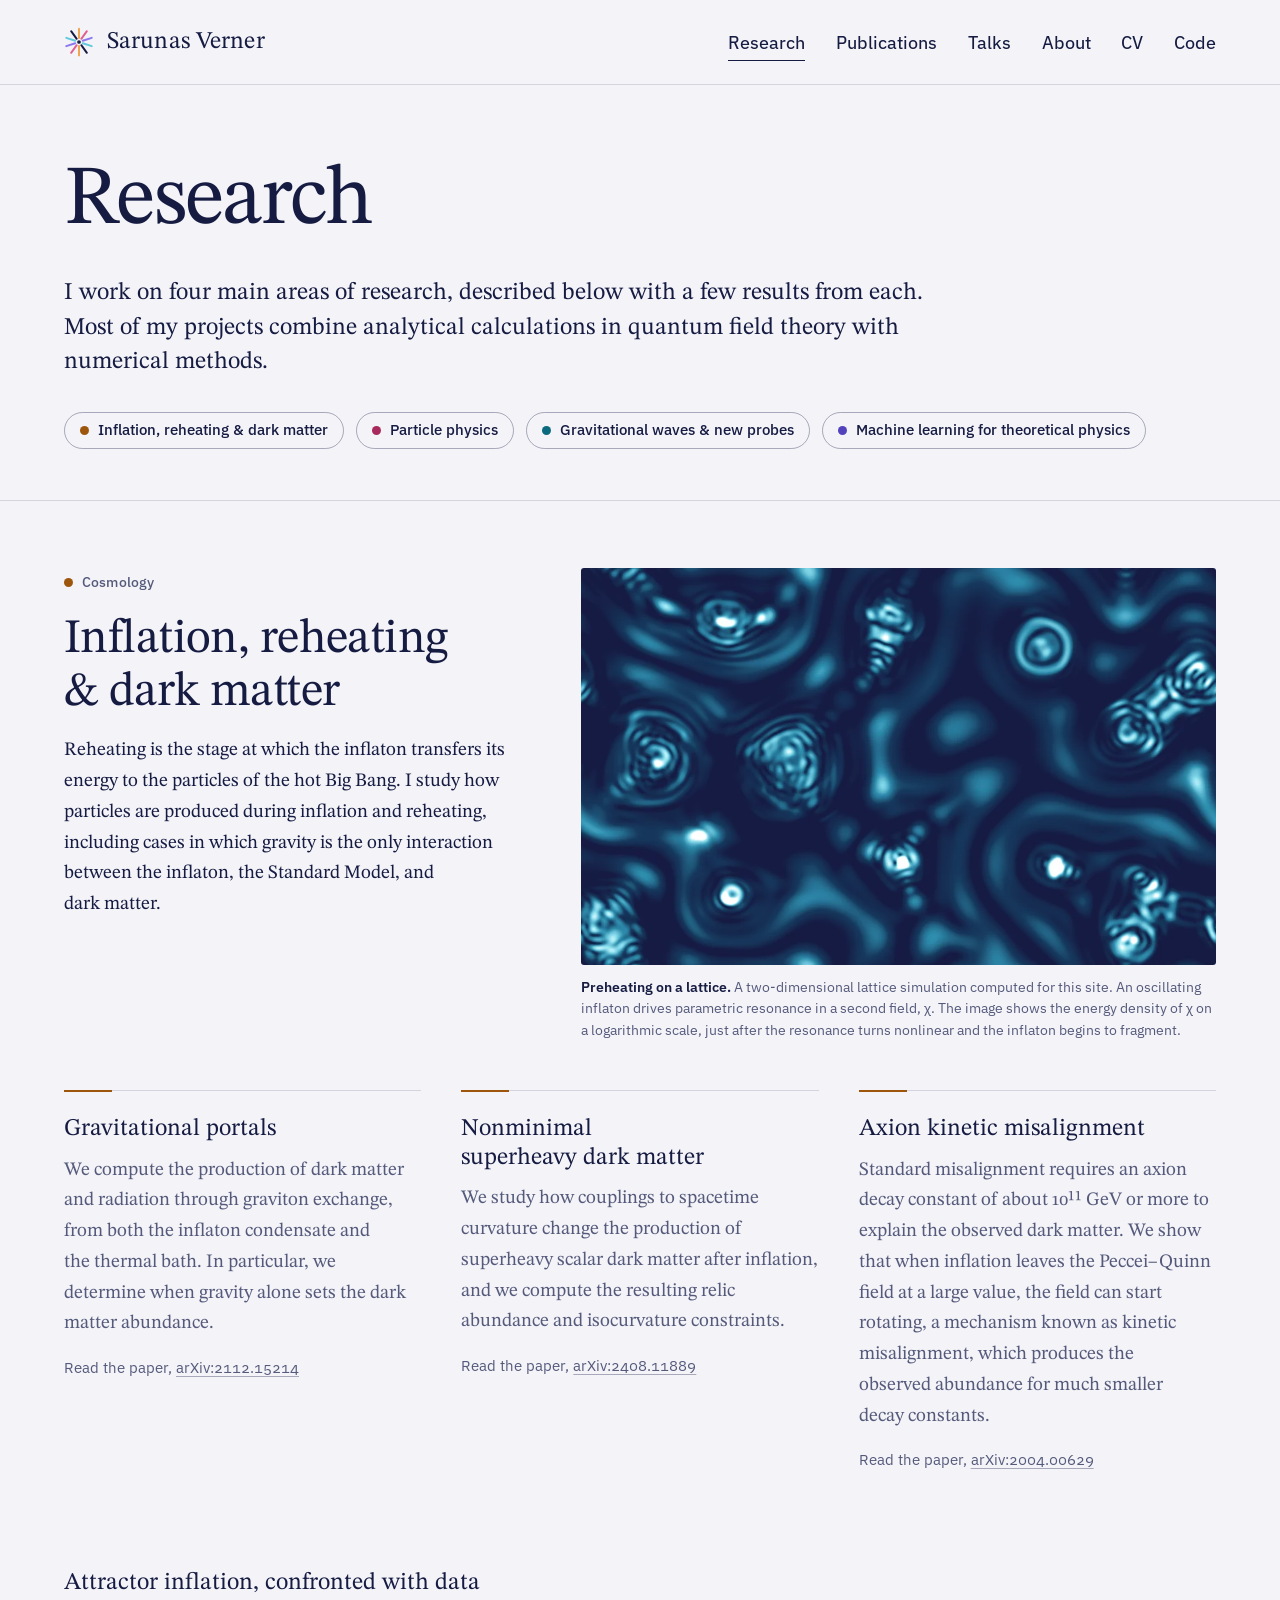
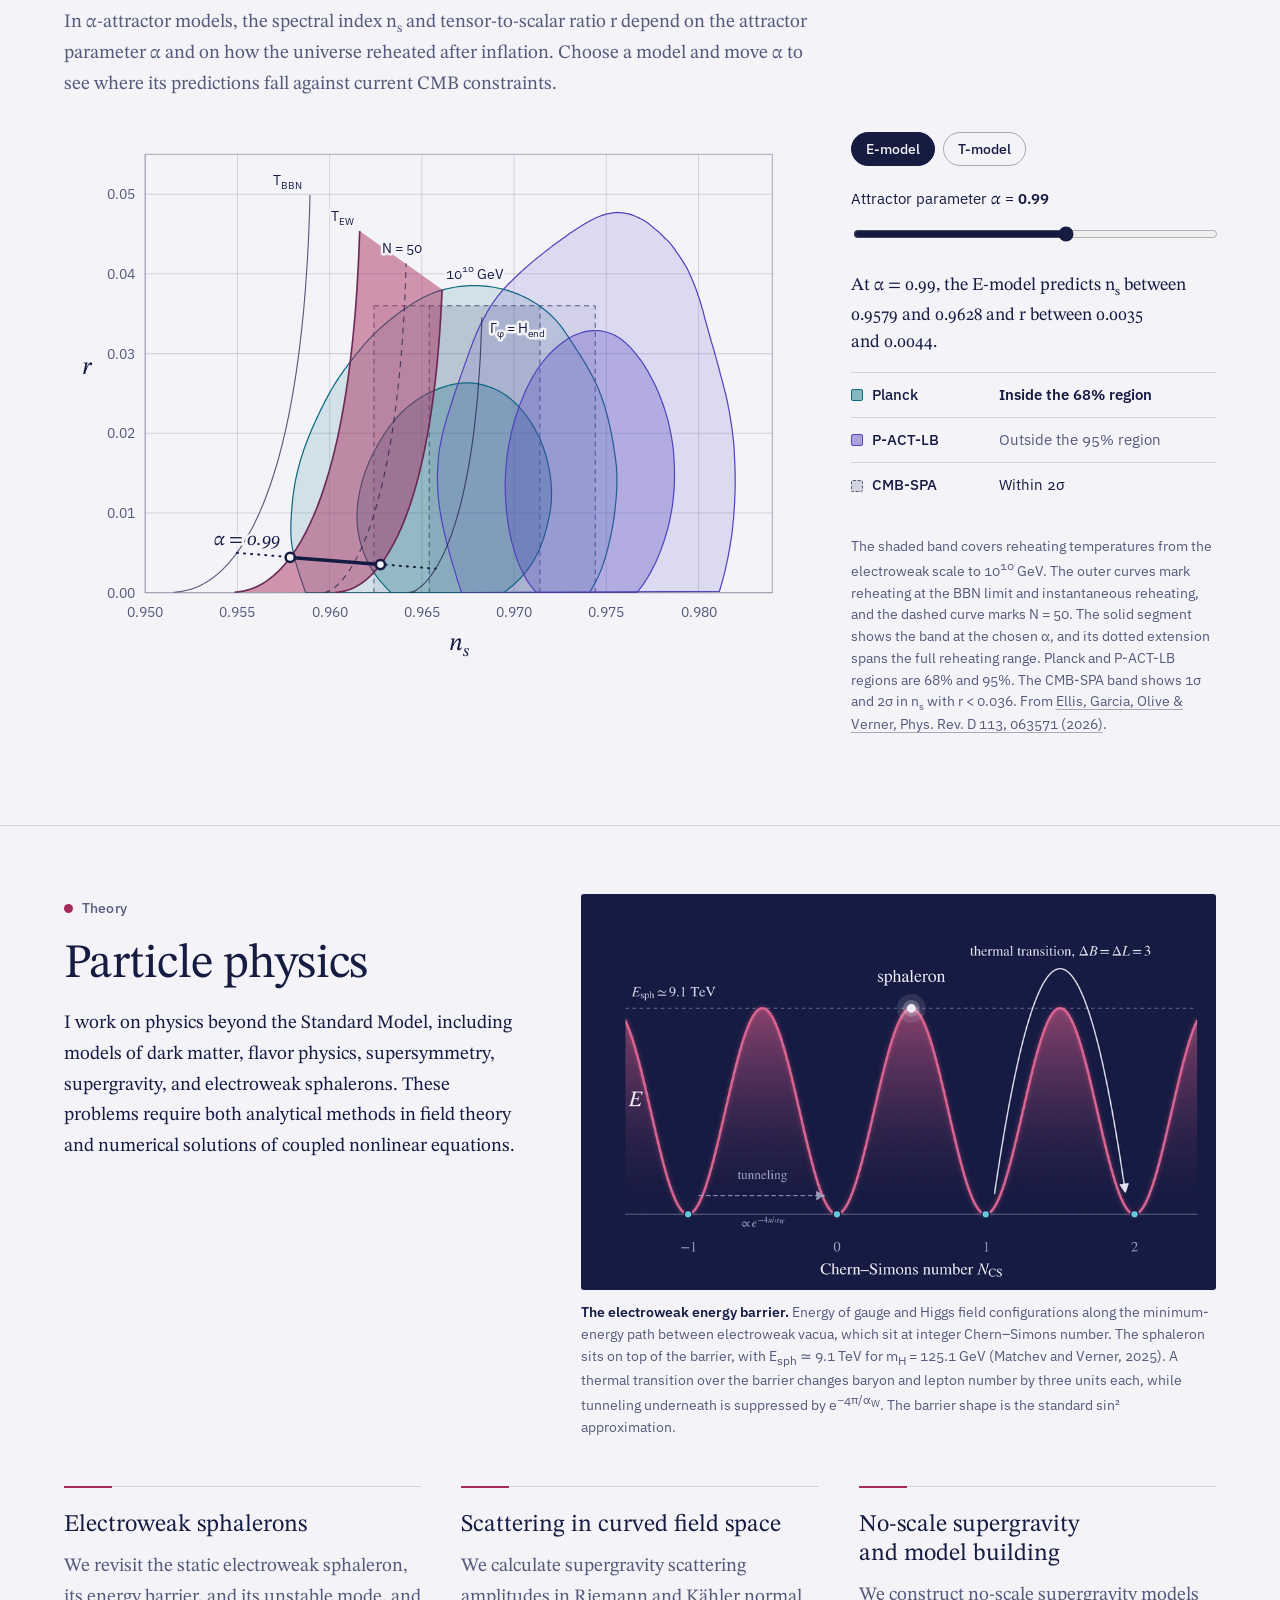
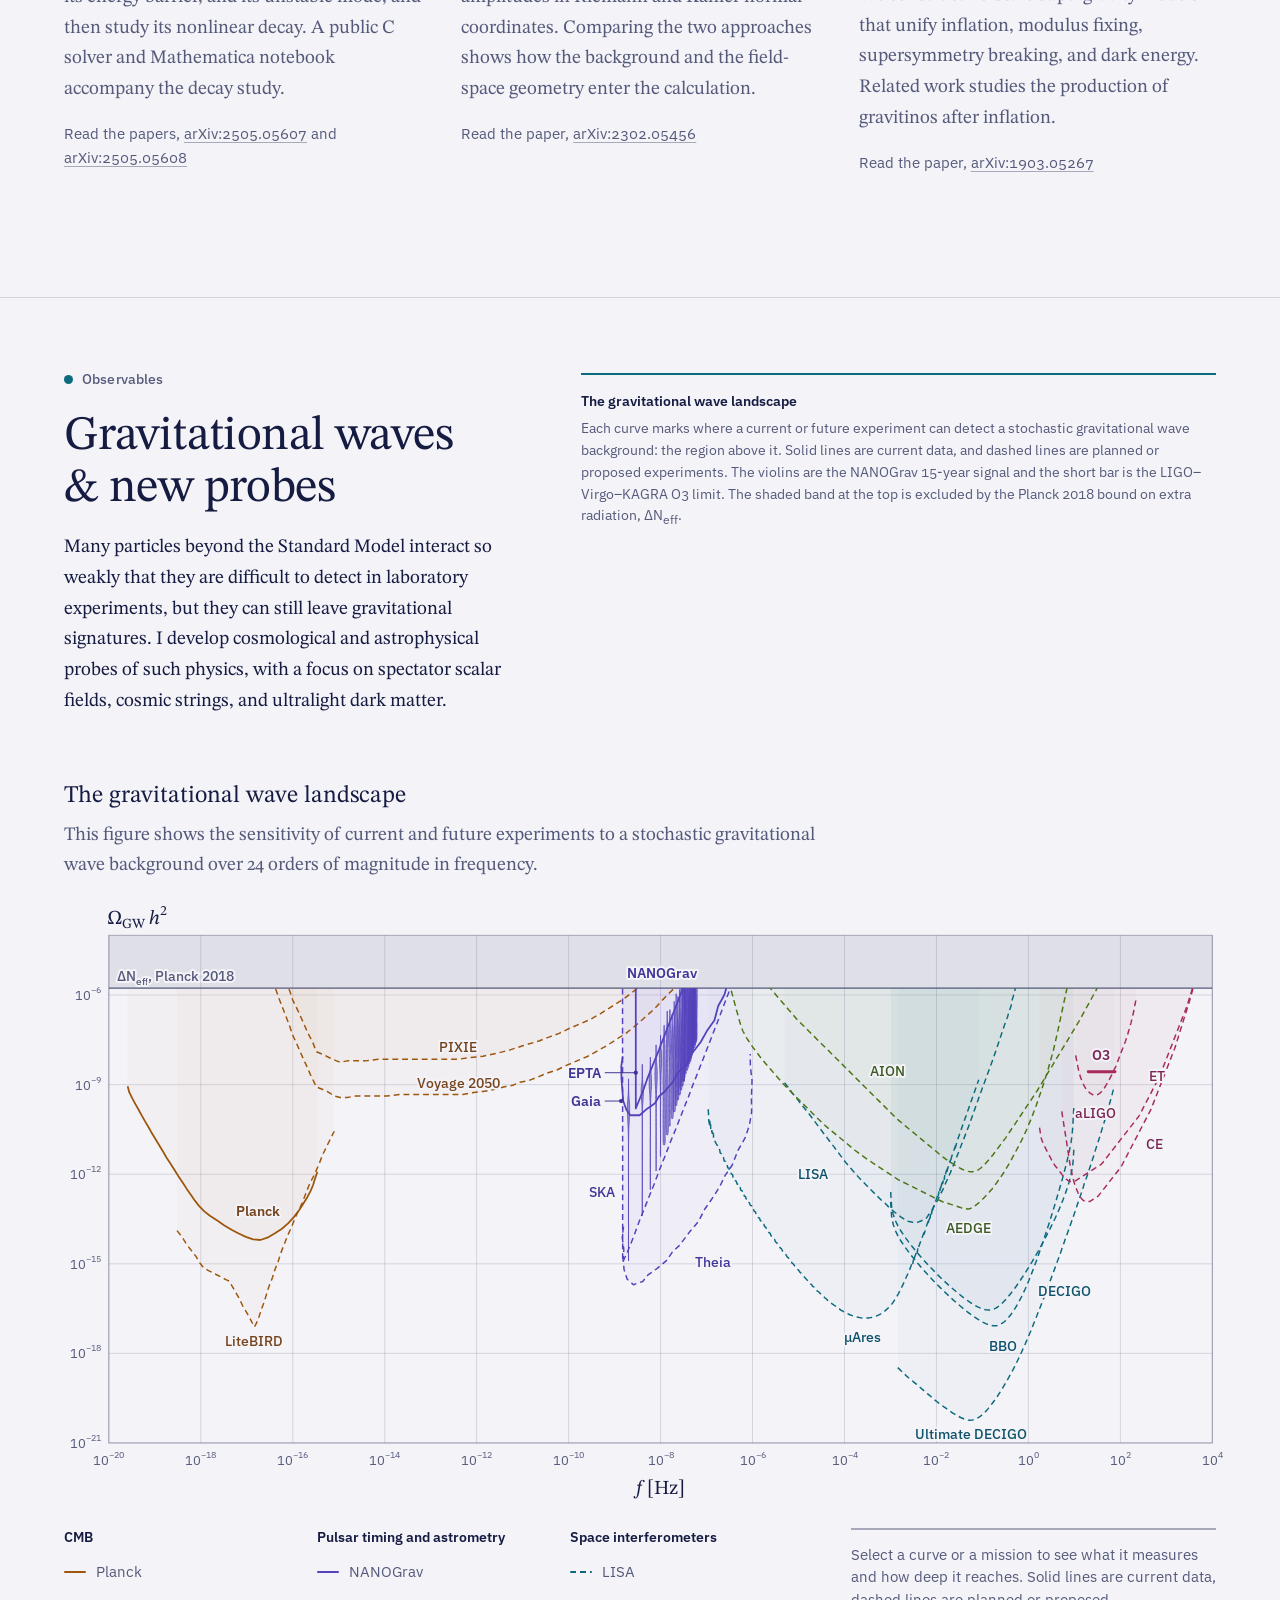
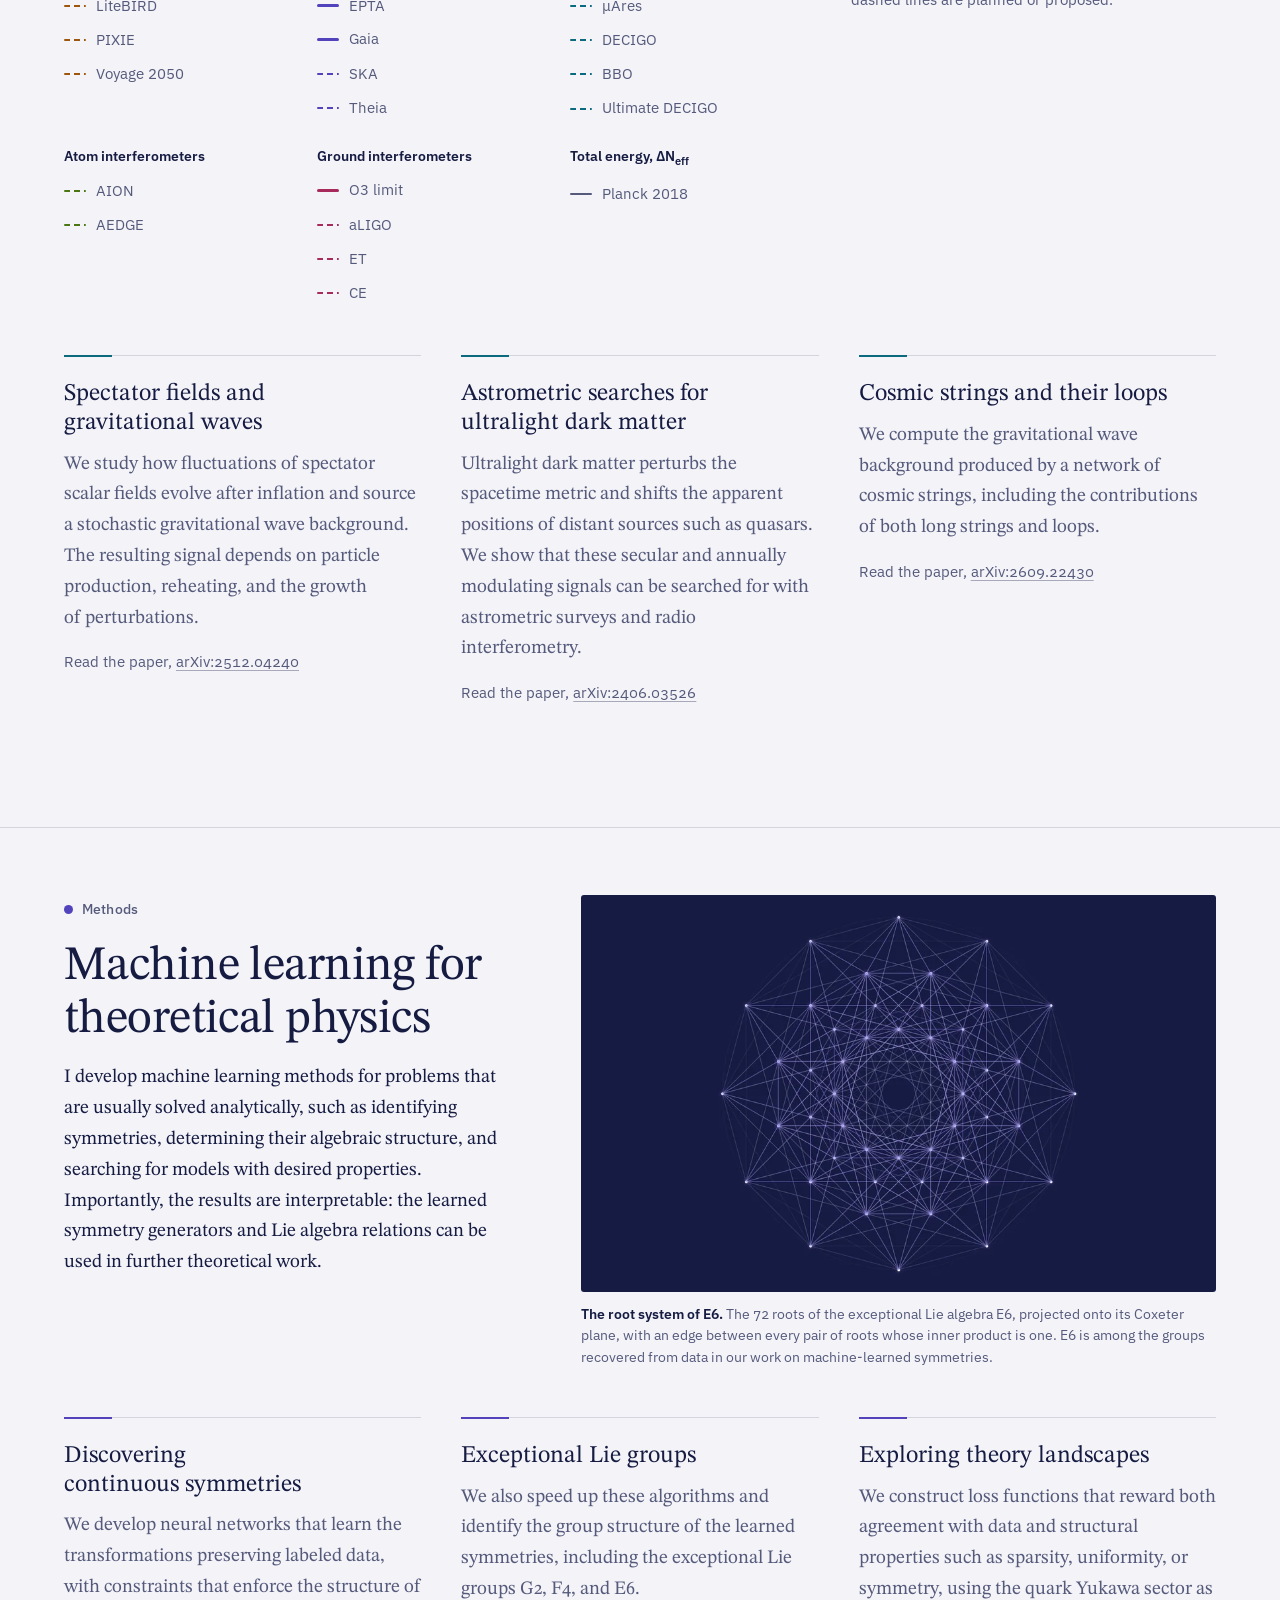
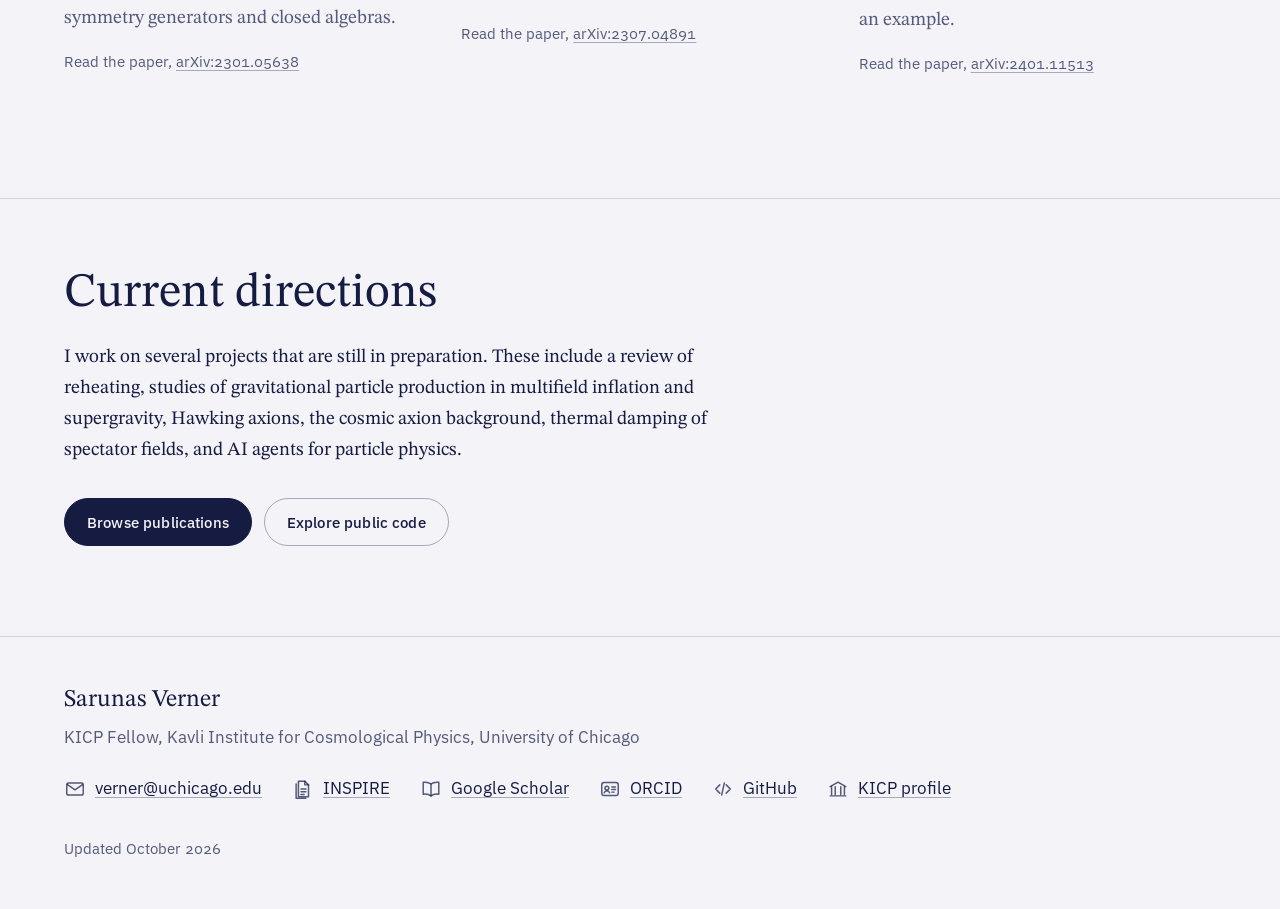
<file: research/particle-physics/index.html>
<!doctype html>
<html lang="en">
<head>
<meta charset="utf-8">
<title>Research | Sarunas Verner</title>
<meta name="robots" content="noindex">
<link rel="canonical" href="https://www.sarunasverner.com/research/#particle-physics">
<meta http-equiv="refresh" content="0; url=../#particle-physics">
<script>location.replace("../#particle-physics")</script>
</head>
<body><p><a href="../#particle-physics">This page is now part of the Research page.</a></p></body>
</html>
</file>
<file: assets/css/site.css>
/* Sarunas Verner — site styles
   Type: STIX Two (the typeface designed for scientific publishing) with IBM Plex Sans for interface text.
   Color: a deep field indigo; four accents are four phases of the field, one per research area. */

@font-face { font-family: "STIX Two Text"; src: url("../fonts/stix-two-text.woff2") format("woff2"); font-weight: 400 700; font-style: normal; font-display: swap; }
@font-face { font-family: "STIX Two Text"; src: url("../fonts/stix-two-text-italic.woff2") format("woff2"); font-weight: 400 700; font-style: italic; font-display: swap; }
@font-face { font-family: "STIX Two Math Sub"; src: url("../fonts/stix-two-math-sub.woff2") format("woff2"); font-display: swap; }
@font-face { font-family: "IBM Plex Sans"; src: url("../fonts/plex-sans.woff2") format("woff2"); font-weight: 100 700; font-stretch: 75% 100%; font-display: swap; }

:root {
  color-scheme: light;
  --serif: "STIX Two Text", "STIX Two Math Sub", "Iowan Old Style", Georgia, serif;
  --sans: "IBM Plex Sans", system-ui, -apple-system, "Segoe UI", sans-serif;

  --bg: #F3F3F8;
  --surface: #FFFFFF;
  --ink: #161B42;
  --muted: #555A7B;
  --rule: rgba(22, 27, 66, 0.14);
  --rule-strong: rgba(22, 27, 66, 0.34);
  --amber: #9E560D;
  --rose: #A82A5D;
  --cyan: #0B6A7D;
  --violet: #5242BC;
  --lime: #4C7614;
  --plate: #161B42;

  --gutter: clamp(20px, 5vw, 64px);
  --max: 1240px;
  --band: clamp(56px, 7vw, 104px);
  --radius: 3px;

  --t-body: 1.1875rem;   /* 19 */
  --t-small: 0.9375rem;  /* 15 */
  --t-meta: 0.875rem;    /* 14 */
  --t-h3: 1.5rem;        /* 24 */
  --t-h2: clamp(2rem, 1.4rem + 2.2vw, 3rem);       /* 32 → 48 */
  --t-h1: clamp(2.75rem, 1.6rem + 4.6vw, 5.25rem); /* 44 → 84 */
}

@media (prefers-color-scheme: dark) {
  :root {
    color-scheme: dark;
    --bg: #161B42;
    --surface: #1C2251;
    --ink: #ECEBF5;
    --muted: #A9ACCB;
    --rule: rgba(236, 235, 245, 0.13);
    --rule-strong: rgba(236, 235, 245, 0.34);
    --amber: #F2A65A;
    --rose: #EC7AA5;
    --cyan: #72D2E4;
    --violet: #AB9DF6;
    --lime: #B7D77C;
  }
}

/* Surfaces that are always dark: the live hero and full-bleed plates */
.on-dark {
  color-scheme: dark;
  --bg: #161B42; --surface: #1C2251; --ink: #ECEBF5; --muted: #B4B7D4;
  --rule: rgba(236, 235, 245, 0.16); --rule-strong: rgba(236, 235, 245, 0.4);
  --amber: #F2A65A; --rose: #EC7AA5; --cyan: #72D2E4; --violet: #AB9DF6; --lime: #B7D77C;
  color: var(--ink);
}

[data-area="early"] { --c: var(--amber); }
[data-area="particle"] { --c: var(--rose); }
[data-area="signals"] { --c: var(--cyan); }
[data-area="ml"] { --c: var(--violet); }

/* ------------------------------------------------------------------ base */
*, *::before, *::after { box-sizing: border-box; }
html { -webkit-text-size-adjust: 100%; text-size-adjust: 100%; scroll-padding-top: 96px; }
body {
  margin: 0;
  background: var(--bg);
  color: var(--ink);
  font-family: var(--serif);
  font-size: var(--t-body);
  line-height: 1.62;
  font-kerning: normal;
  font-variant-numeric: oldstyle-nums proportional-nums;
  text-rendering: optimizeLegibility;
  -webkit-font-smoothing: antialiased;
}
[hidden] { display: none !important; }
img { display: block; max-width: 100%; height: auto; }
h1, h2, h3, h4 { font-weight: 400; line-height: 1.1; margin: 0; text-wrap: balance; }
p { margin: 0; text-wrap: pretty; }
p { margin: 0; }
.prose p + p, .contact p + p, .cols p + p { margin-top: 1em; }
a { color: inherit; text-decoration-line: underline; text-decoration-thickness: 1px; text-underline-offset: 0.2em; text-decoration-color: var(--rule-strong); transition: text-decoration-color 0.15s; }
a:hover { text-decoration-color: currentColor; }
:focus-visible { outline: 2px solid currentColor; outline-offset: 3px; border-radius: 2px; }
::selection { background: color-mix(in srgb, var(--violet) 30%, transparent); }
.visually-hidden { position: absolute !important; width: 1px; height: 1px; overflow: hidden; clip: rect(0 0 0 0); clip-path: inset(50%); white-space: nowrap; }
.skip-link { position: absolute; left: 12px; top: -60px; z-index: 50; background: var(--ink); color: var(--bg); padding: 10px 14px; font: 500 var(--t-small)/1 var(--sans); border-radius: var(--radius); text-decoration: none; }
.skip-link:focus { top: 12px; }

.wrap { width: min(100% - 2 * var(--gutter), var(--max)); margin-inline: auto; }
.sans { font-family: var(--sans); }
.muted { color: var(--muted); }
.dot { display: inline-block; width: 0.5em; height: 0.5em; border-radius: 50%; background: var(--c, var(--ink)); flex: none; }

/* ------------------------------------------------------------------ header */
.site-header { position: relative; z-index: 20; font-family: var(--sans); }
.site-header .bar { display: flex; align-items: center; justify-content: space-between; gap: 24px; min-height: 84px; }
.brand { display: inline-flex; align-items: center; gap: 13px; text-decoration: none; font-family: var(--serif); font-size: 1.5rem; letter-spacing: 0.005em; }
.brand svg { width: 30px; height: 30px; flex: none; }
.site-nav ul { list-style: none; display: flex; gap: clamp(18px, 2.4vw, 36px); margin: 0; padding: 0; }
.site-nav a { font-size: 1.125rem; font-weight: 450; text-decoration: none; padding: 6px 0; border-bottom: 1px solid transparent; }
.site-nav a:hover { border-bottom-color: var(--rule-strong); }
.site-nav a[aria-current="page"] { border-bottom-color: currentColor; }
.menu-toggle { display: none; }
.site-header.is-solid { border-bottom: 1px solid var(--rule); }
.site-header.is-overlay { position: absolute; inset: 0 0 auto 0; }

@media (max-width: 880px) {
  .menu-toggle {
    display: inline-flex; align-items: center; gap: 8px; font: 500 var(--t-small)/1 var(--sans); color: inherit;
    background: none; border: 1px solid var(--rule-strong); border-radius: 999px; padding: 9px 14px; cursor: pointer;
  }
  .site-nav { display: none; }
  .menu-open .site-nav { display: block; position: absolute; left: 0; right: 0; top: 84px; background: var(--bg); border-bottom: 1px solid var(--rule); padding: 8px var(--gutter) 20px; }
  .menu-open .site-nav ul { flex-direction: column; gap: 0; }
  .menu-open .site-nav a { display: block; font-size: 1.125rem; padding: 12px 0; border-bottom: 1px solid var(--rule); }
  .menu-open .site-nav a[aria-current="page"] { border-bottom-color: var(--rule); font-weight: 600; }
}

/* --------------------------------------------------------------------- hero */
.hero { position: relative; min-height: max(660px, 100svh); display: flex; flex-direction: column; justify-content: flex-end; overflow: hidden; background: #161B42; isolation: isolate; touch-action: pan-y; }
.hero-field { position: absolute; inset: 0; z-index: -2; filter: blur(2px); }
.hero-field canvas { width: 100%; height: 100%; display: block; opacity: 0; transition: opacity 0.6s ease; }
.hero.is-live .hero-field canvas { opacity: 1; }
.hero.is-fallback .hero-field { background: #161B42 url("../img/field-poster.webp") center / cover no-repeat; }
.hero.is-fallback .hero-field canvas { display: none; }
.hero-scrim { position: absolute; inset: 0; z-index: -1; pointer-events: none;
  background:
    linear-gradient(to bottom, rgba(22, 27, 66, 0.75) 0, rgba(22, 27, 66, 0) 130px),
    linear-gradient(to top, rgba(22, 27, 66, 0.94) 0%, rgba(22, 27, 66, 0.72) 30%, rgba(22, 27, 66, 0.1) 62%, rgba(22, 27, 66, 0) 75%);
}
.hero-inner { padding-top: 140px; }
.hero-name {
  font-size: clamp(4.75rem, 1rem + 12.5vw, 13.5rem);
  line-height: 0.84;
  letter-spacing: -0.025em;
  margin-left: -0.05em;
  font-variant-numeric: lining-nums;
}
.hero-name span { display: block; }
.hero-name span + span { padding-left: 0.62em; }
.hero-row { display: grid; grid-template-columns: minmax(0, 1fr) auto; align-items: end; gap: 32px 64px; margin-top: clamp(28px, 4vw, 48px); }
.hero-role { font-family: var(--sans); font-size: var(--t-small); font-weight: 500; letter-spacing: 0.01em; color: var(--ink); margin-bottom: 12px; }
.hero-lede { font-size: clamp(1.25rem, 1.05rem + 0.6vw, 1.5rem); line-height: 1.45; max-width: 34em; }
.actions { display: flex; flex-wrap: wrap; gap: 12px; }
.button {
  display: inline-flex; align-items: center; justify-content: center; min-height: 48px; padding: 12px 22px;
  font: 500 var(--t-small)/1 var(--sans); letter-spacing: 0.01em; text-decoration: none;
  color: var(--bg); background: var(--ink); border: 1px solid var(--ink); border-radius: 999px;
  transition: background-color 0.15s, color 0.15s, border-color 0.15s;
}
.button:hover { background: color-mix(in srgb, var(--ink) 86%, var(--bg)); }
.button-quiet { color: var(--ink); background: transparent; border-color: var(--rule-strong); }
.button-quiet:hover { background: color-mix(in srgb, var(--ink) 8%, transparent); border-color: var(--ink); }
.hero-foot { display: grid; grid-template-columns: auto minmax(0, 1fr) auto; gap: 16px 40px; align-items: center; border-top: 1px solid var(--rule); margin-top: clamp(32px, 5vw, 56px); padding: 18px 0 26px; }
.potential { margin: 0; width: 196px; }
.potential svg { display: block; width: 132px; height: 48px; overflow: visible; }
.potential path { fill: none; stroke: var(--muted); stroke-width: 1.2; stroke-linejoin: round; }
.potential circle { fill: #F0A54E; filter: drop-shadow(0 0 4px rgba(240, 165, 78, 0.9)); }
.potential text { font-family: var(--serif); font-size: 11px; fill: var(--muted); }
.potential figcaption { font-family: var(--sans); font-size: 0.8125rem; color: var(--muted); margin-top: 6px; font-variant-numeric: lining-nums tabular-nums; white-space: nowrap; }
.hero-explain { min-width: 0; }
.hero-eq { font-style: normal; font-size: 1.125rem; color: var(--ink); margin-bottom: 6px; }
.hero-eq i { font-style: italic; }
.hero-eq sub { font-size: 0.68em; line-height: 0; vertical-align: -0.3em; margin-left: 0.04em; }
.acc { position: relative; display: inline-block; }
.acc::after { content: attr(data-a); position: absolute; left: 0.17em; top: 0.3em; font-style: normal; line-height: 1; pointer-events: none; }
.hero-caption { font-family: var(--sans); font-size: var(--t-meta); line-height: 1.5; color: var(--muted); max-width: 76ch; }
.hero-controls { display: flex; flex-direction: column; gap: 8px; align-items: stretch; }
.field-toggle { font: 500 var(--t-meta)/1 var(--sans); color: var(--ink); background: none; border: 1px solid var(--rule-strong); border-radius: 999px; padding: 10px 16px; cursor: pointer; white-space: nowrap; }
.field-toggle:hover:not(:disabled) { border-color: var(--ink); }
.field-toggle[data-field-end] { border-color: rgba(240, 165, 78, 0.7); }
.field-toggle[data-field-end]:hover:not(:disabled) { border-color: #F0A54E; background: rgba(240, 165, 78, 0.1); }
.field-toggle:disabled { opacity: 0.6; cursor: default; }
.hero.is-fallback .potential { visibility: hidden; }
.hero.is-fallback .hero-caption .live-only, .hero:not(.is-fallback) .hero-caption .still-only { display: none; }

/* one orchestrated entrance: the name settles while the field rolls off its potential */
@media (prefers-reduced-motion: no-preference) {
  .hero-name span, .hero-row, .hero-foot { animation: rise 1.1s cubic-bezier(0.2, 0.7, 0.1, 1) both; }
  .hero-name span + span { animation-delay: 0.08s; }
  .hero-row { animation-delay: 0.35s; }
  .hero-foot { animation-delay: 0.6s; }
  @keyframes rise { from { opacity: 0; transform: translateY(18px); } to { opacity: 1; transform: none; } }
}

@media (max-width: 860px) {
  .hero-row { grid-template-columns: 1fr; }
  .hero-foot { grid-template-columns: 1fr auto; }
  .hero-explain { grid-column: 1 / -1; order: 3; }
  .hero-controls { flex-direction: row; }
  .hero-name span + span { padding-left: 0.3em; }
}

@media (max-width: 600px) {
  .hero-inner { padding-top: 112px; }
  .hero-lede { font-size: 1.125rem; line-height: 1.5; }
  .hero-role { margin-bottom: 10px; }
  .hero-row { gap: 24px; }
  .hero-foot { grid-template-columns: 1fr; gap: 14px; padding-bottom: 20px; }
  .hero-controls { order: 4; flex-wrap: wrap; }
  .hero-eq { font-size: 1rem; }
  .button { min-height: 46px; padding: 11px 18px; }
}

/* -------------------------------------------------------------------- bands */
.band { padding-block: var(--band); }
.band-tight { padding-block: calc(var(--band) * 0.6); }
.band + .band { padding-top: 0; }
.band.ruled { border-top: 1px solid var(--rule); padding-top: calc(var(--band) * 0.75); }
.section-head { display: grid; grid-template-columns: minmax(0, 7fr) minmax(0, 5fr); gap: 24px 64px; align-items: end; margin-bottom: clamp(28px, 3.5vw, 48px); }
.section-head h2 { font-size: var(--t-h2); letter-spacing: -0.012em; }
.section-head p { color: var(--muted); max-width: 36em; }
.section-head .actions { justify-content: flex-end; }
@media (max-width: 860px) { .section-head { grid-template-columns: 1fr; } .section-head .actions { justify-content: flex-start; } }

.label { font-family: var(--sans); font-size: var(--t-meta); font-weight: 500; letter-spacing: 0.01em; color: var(--muted); display: inline-flex; align-items: center; gap: 9px; }
.label .dot { width: 9px; height: 9px; }

/* ------------------------------------------------------------ research rows */
.themes { list-style: none; margin: 0; padding: 0; border-top: 1px solid var(--rule); }
.theme { border-bottom: 1px solid var(--rule); }
.theme-link { display: grid; grid-template-columns: minmax(0, 5fr) minmax(0, 7fr); gap: 28px 64px; align-items: center; padding-block: clamp(20px, 2.6vw, 32px); text-decoration: none; }
.theme h3 { font-size: clamp(1.75rem, 1.3rem + 1.5vw, 2.5rem); letter-spacing: -0.01em; margin: 14px 0 16px; }
.theme p { color: var(--muted); max-width: 30em; }
.more { display: inline-block; margin-top: 22px; font: 500 var(--t-small)/1.2 var(--sans); padding-bottom: 3px; border-bottom: 1px solid var(--rule-strong); transition: border-color 0.15s; }
.theme-link:hover .more { border-bottom-color: currentColor; }
.theme-link:hover h3 { text-decoration: underline; text-decoration-thickness: 1px; text-underline-offset: 0.16em; text-decoration-color: var(--c); }
.plate { margin: 0; background: var(--plate); border-radius: var(--radius); overflow: hidden; }
.plate img { width: 100%; aspect-ratio: 16 / 10; object-fit: cover; }
@media (max-width: 860px) { .theme-link { grid-template-columns: 1fr; } .theme .plate { order: -1; } }

/* ------------------------------------------------------------ selected work */
.works { list-style: none; margin: 0; padding: 0; display: grid; grid-template-columns: repeat(2, minmax(0, 1fr)); gap: 0 64px; }
.work { border-top: 1px solid var(--rule); padding: 24px 0 32px; }
.work h3 { font-size: clamp(1.375rem, 1.15rem + 0.7vw, 1.75rem); line-height: 1.2; margin: 16px 0 12px; }
.work h3 a { text-decoration-color: color-mix(in srgb, var(--c) 60%, transparent); }
.work h3 a:hover { text-decoration-color: var(--c); }
.work .authors { font-size: 1.0625rem; }
.work .venue { font-family: var(--sans); font-size: var(--t-meta); color: var(--muted); margin-top: 4px; }
.work .summary { margin-top: 14px; color: var(--muted); max-width: 32em; }
.work .summary sup { line-height: 0; font-size: 0.72em; }
@media (max-width: 760px) { .works { grid-template-columns: 1fr; } }

/* ------------------------------------------------------------------- agenda */
.agenda { list-style: none; margin: 0; padding: 0; }
.event { display: grid; grid-template-columns: 9.5rem minmax(0, 1fr) minmax(0, 0.7fr); gap: 6px 40px; padding: 18px 0; border-top: 1px solid var(--rule); align-items: baseline; }
.event time { font-family: var(--sans); font-size: var(--t-small); font-weight: 500; font-variant-numeric: lining-nums tabular-nums; }
.event .title { font-size: 1.3125rem; line-height: 1.3; }
.event .where { color: var(--muted); margin-top: 2px; }
.event .kind { font-family: var(--sans); font-size: var(--t-meta); color: var(--muted); }
.agenda.compact .event { grid-template-columns: 9.5rem minmax(0, 1fr); }
@media (max-width: 760px) { .event, .agenda.compact .event { grid-template-columns: 1fr; } }

/* ------------------------------------------------------------------ contact */
.contact { display: grid; grid-template-columns: minmax(0, 6fr) minmax(0, 6fr); gap: 32px 64px; align-items: end; }
.contact h2 { font-size: var(--t-h2); }
.contact p { color: var(--muted); max-width: 32em; margin-top: 20px; }
.mail { font-size: clamp(1.75rem, 1.1rem + 2.4vw, 3rem); letter-spacing: -0.01em; line-height: 1.1; overflow-wrap: anywhere; }
@media (max-width: 860px) { .contact { grid-template-columns: 1fr; } }

/* ------------------------------------------------------------------- footer */
.site-footer { border-top: 1px solid var(--rule); padding: 44px 0 48px; font-family: var(--sans); font-size: 1.0625rem; color: var(--muted); }
.site-footer .grid { display: grid; grid-template-columns: 1fr; gap: 24px; align-items: start; }
.site-footer .who { color: var(--ink); font-family: var(--serif); font-size: 1.5rem; margin-bottom: 4px; }
.site-footer ul { list-style: none; display: flex; flex-wrap: wrap; gap: 12px 30px; margin: 0; padding: 0; }
.site-footer a { color: var(--ink); display: inline-flex; align-items: center; gap: 9px; }
.site-footer .ico { width: 22px; height: 22px; flex: none; color: color-mix(in srgb, var(--ink) 72%, transparent); transition: color 0.15s; }
.site-footer a:hover .ico { color: var(--ink); }
.site-footer .ico-file { object-fit: contain; border-radius: 3px; }
.site-footer .fine { margin-top: 28px; max-width: 70ch; font-size: var(--t-small); }
@media (max-width: 760px) { .site-footer ul { gap: 12px 22px; } }

/* --------------------------------------------------------------- page heads */
.page-head { padding-top: clamp(40px, 5.5vw, 80px); padding-bottom: clamp(32px, 4vw, 56px); }
.crumb { font-family: var(--sans); font-size: var(--t-small); color: var(--muted); margin-bottom: 20px; }
.crumb a { color: var(--muted); }
.page-head h1 { font-size: var(--t-h1); letter-spacing: -0.02em; max-width: 14em; }
.page-head .lede { font-size: clamp(1.25rem, 1.05rem + 0.6vw, 1.5rem); line-height: 1.45; max-width: 36em; margin-top: 28px; }
.page-head .actions { margin-top: 32px; }

/* research detail: full-bleed computed plate */
.plate-hero { position: relative; background: var(--plate); min-height: clamp(460px, 66svh, 720px); display: flex; align-items: flex-end; overflow: hidden; isolation: isolate; }
.plate-hero img { position: absolute; inset: 0; width: 100%; height: 100%; object-fit: cover; z-index: -2; }
.plate-hero::after { content: ""; position: absolute; inset: 0; z-index: -1; background: linear-gradient(to top, rgba(22, 27, 66, 0.95) 0%, rgba(22, 27, 66, 0.6) 34%, rgba(22, 27, 66, 0) 66%); }
.plate-hero .wrap { padding-bottom: clamp(32px, 4.5vw, 56px); }
.plate-hero h1 { font-size: var(--t-h1); letter-spacing: -0.02em; max-width: 12em; margin-top: 18px; }
.plate-hero .crumb, .plate-hero .crumb a { color: var(--muted); }
.plate-hero .label { color: var(--ink); }

.detail { display: grid; grid-template-columns: minmax(0, 7fr) minmax(0, 4fr); gap: 40px 80px; }
.question { font-size: clamp(1.5rem, 1.15rem + 1.1vw, 2.125rem); line-height: 1.3; font-style: italic; margin-bottom: 36px; max-width: 24em; }
.prose p { max-width: 34em; }
.prose h2 { font-size: var(--t-h3); margin: 56px 0 16px; }
.caption-card { align-self: start; position: sticky; top: 32px; border-top: 2px solid var(--c, var(--ink)); padding-top: 16px; font-family: var(--sans); font-size: var(--t-meta); line-height: 1.55; color: var(--muted); }
.caption-card strong { display: block; color: var(--ink); font-weight: 600; margin-bottom: 6px; }
@media (max-width: 860px) { .detail { grid-template-columns: 1fr; } .caption-card { position: static; } }

.contribs { list-style: none; margin: 0; padding: 0; display: grid; grid-template-columns: repeat(2, minmax(0, 1fr)); gap: 0 64px; }
.contrib { border-top: 1px solid var(--rule); padding: 24px 0 32px; position: relative; }
.contrib::before { content: ""; position: absolute; top: -1px; left: 0; width: 48px; height: 2px; background: var(--c); }
.contrib h3 { font-size: var(--t-h3); line-height: 1.2; margin-bottom: 12px; }
.contrib p { color: var(--muted); }
.contrib .read { margin-top: 16px; font-family: var(--sans); font-size: var(--t-small); }
@media (max-width: 760px) { .contribs { grid-template-columns: 1fr; } }

.next-area { display: flex; justify-content: space-between; gap: 24px; flex-wrap: wrap; border-top: 1px solid var(--rule); padding-top: 28px; font-family: var(--sans); font-size: var(--t-small); }
.next-area a { text-decoration: none; }
.next-area .t { display: block; font-family: var(--serif); font-size: 1.5rem; margin-top: 6px; }
.next-area a:hover .t { text-decoration: underline; text-decoration-thickness: 1px; text-underline-offset: 0.16em; }

/* -------------------------------------------------------------- publications */
.pub-controls { display: flex; flex-wrap: wrap; gap: 16px 28px; align-items: center; padding: 20px 0; border-top: 1px solid var(--rule); border-bottom: 1px solid var(--rule); position: sticky; top: 0; z-index: 5; background: var(--bg); }
.chips { display: flex; flex-wrap: wrap; gap: 8px; }
.chip { display: inline-flex; align-items: center; gap: 8px; font: 500 var(--t-meta)/1 var(--sans); color: var(--ink); background: transparent; border: 1px solid var(--rule-strong); border-radius: 999px; padding: 9px 14px; cursor: pointer; }
.chip:hover { border-color: var(--ink); }
.chip[aria-pressed="true"] { background: var(--ink); color: var(--bg); border-color: var(--ink); }
.chip[aria-pressed="true"] .dot { box-shadow: 0 0 0 1.5px var(--bg); }
.search-field { flex: 1 1 260px; display: flex; }
.search-field input { width: 100%; font: 400 var(--t-small)/1.2 var(--sans); color: var(--ink); background: var(--surface); border: 1px solid var(--rule-strong); border-radius: 999px; padding: 11px 16px; }
.search-field input::placeholder { color: var(--muted); }
.check { display: inline-flex; align-items: center; gap: 8px; font: 500 var(--t-meta)/1 var(--sans); cursor: pointer; }
.check input { width: 18px; height: 18px; accent-color: var(--ink); margin: 0; }
.link-button { font: 500 var(--t-meta)/1 var(--sans); color: var(--ink); background: none; border: 0; padding: 4px 0; text-decoration: underline; text-underline-offset: 0.2em; cursor: pointer; }
.pub-status { display: flex; gap: 20px; align-items: baseline; font-family: var(--sans); font-size: var(--t-meta); color: var(--muted); padding: 16px 0 0; min-height: 44px; }
.pub-year { display: grid; grid-template-columns: 8rem minmax(0, 1fr); gap: 0 40px; border-top: 1px solid var(--rule); padding-top: 28px; margin-top: 28px; }
.pub-year h2 { font-size: 2rem; font-variant-numeric: lining-nums; position: sticky; top: 104px; align-self: start; }
.pub-list { list-style: none; margin: 0; padding: 0; }
.pub { display: grid; grid-template-columns: 2.75rem minmax(0, 1fr); gap: 0 16px; padding: 0 0 30px; }
.pub-n { font-family: var(--sans); font-size: var(--t-meta); color: var(--muted); font-variant-numeric: lining-nums tabular-nums; padding-top: 0.35em; text-align: right; }
.pub-title { font-size: 1.3125rem; line-height: 1.3; }
.pub-title a { text-decoration-color: var(--rule); }
.pub-title a:hover { text-decoration-color: currentColor; }
.pub-authors { margin-top: 6px; font-size: 1.0625rem; }
.pub-authors strong { font-weight: 600; }
.pub-meta { margin-top: 4px; font-family: var(--sans); font-size: var(--t-meta); color: var(--muted); display: flex; flex-wrap: wrap; gap: 4px 18px; align-items: center; }
.pub-meta a { color: var(--ink); }
.pub-areas { display: inline-flex; gap: 6px; }
.pub-areas .dot { width: 9px; height: 9px; }
@media (max-width: 760px) {
  .pub-year { grid-template-columns: 1fr; }
  .pub-year h2 { position: static; margin-bottom: 16px; font-size: 1.625rem; }
  .pub-controls { position: static; }
}

/* compact related-papers list on research pages */
.related { list-style: none; margin: 0; padding: 0; }
.related li { border-top: 1px solid var(--rule); padding: 18px 0; display: grid; grid-template-columns: minmax(0, 1fr) auto; gap: 4px 32px; align-items: baseline; }
.related .t { font-size: 1.1875rem; line-height: 1.3; }
.related .v { font-family: var(--sans); font-size: var(--t-meta); color: var(--muted); }
@media (max-width: 760px) { .related li { grid-template-columns: 1fr; } }

/* ------------------------------------------------------------------- about */
.about-grid { display: grid; grid-template-columns: minmax(0, 5fr) minmax(0, 7fr); gap: 48px 80px; align-items: start; }
.portrait { margin: 0; }
.portrait img { width: 100%; aspect-ratio: 4 / 5; object-fit: cover; border-radius: var(--radius); }
.portrait figcaption { font-family: var(--sans); font-size: var(--t-meta); color: var(--muted); margin-top: 12px; }
@media (max-width: 860px) { .about-grid { grid-template-columns: 1fr; } .portrait { max-width: 420px; } }

.path { list-style: none; margin: 0; padding: 0; }
.path li { display: grid; grid-template-columns: 9.5rem minmax(0, 1fr); gap: 4px 40px; padding: 22px 0; border-top: 1px solid var(--rule); }
.path time { font-family: var(--sans); font-size: var(--t-small); font-weight: 500; font-variant-numeric: lining-nums tabular-nums; }
.path .org { font-size: 1.3125rem; line-height: 1.3; }
.path .role { color: var(--muted); }
@media (max-width: 760px) { .path li { grid-template-columns: 1fr; } }

.cols { display: grid; grid-template-columns: repeat(2, minmax(0, 1fr)); gap: 0 64px; }
.cols > * { border-top: 1px solid var(--rule); padding: 24px 0 36px; }
.cols h3 { font-size: var(--t-h3); margin-bottom: 12px; }
.cols p { color: var(--muted); }
@media (max-width: 760px) { .cols { grid-template-columns: 1fr; } }

/* ---------------------------------------------------------------------- cv */
.cv-grid { display: grid; grid-template-columns: minmax(0, 6fr) minmax(0, 6fr); gap: 48px 64px; }
.cv-card { border-top: 2px solid var(--ink); padding-top: 24px; }
.cv-card h2 { font-size: var(--t-h3); margin-bottom: 16px; }
.cv-card address { font-style: normal; color: var(--muted); margin-top: 16px; }
.cv-card .list { list-style: none; margin: 0; padding: 0; }
.cv-card .list li { padding: 10px 0; border-bottom: 1px solid var(--rule); }
@media (max-width: 760px) { .cv-grid { grid-template-columns: 1fr; } }

/* -------------------------------------------------------------------- code */
.repo { display: grid; grid-template-columns: minmax(0, 7fr) minmax(0, 5fr); gap: 40px 64px; align-items: center; border-top: 2px solid var(--rose); padding-top: 32px; }
.repo h2 { font-size: var(--t-h2); font-family: var(--sans); font-weight: 500; letter-spacing: -0.02em; font-stretch: 92%; }
.repo p { color: var(--muted); margin-top: 16px; max-width: 32em; }
.repo .facts { list-style: none; margin: 20px 0 0; padding: 0; font-family: var(--sans); font-size: var(--t-small); display: flex; gap: 8px 22px; flex-wrap: wrap; }
code, .mono { font-family: ui-monospace, "SF Mono", Menlo, Consolas, monospace; font-size: 0.86em; }
@media (max-width: 860px) { .repo { grid-template-columns: 1fr; } }

/* ------------------------------------------------------------------- print */
@media print {
  .site-header, .hero-field, .hero-scrim, .field-toggle, .pub-controls, .site-footer ul { display: none !important; }
  .hero, .plate-hero { min-height: 0; background: none; color: #000; }
  body { background: #fff; color: #000; }
}

/* ------------------------------------------------- n_s–r figure (attractors) */
.nsr { display: grid; grid-template-columns: minmax(0, 8fr) minmax(0, 4fr); gap: 32px 56px; align-items: start; }
.nsr-figure { overflow-x: auto; -webkit-overflow-scrolling: touch; }
.nsr-plot { display: block; width: 100%; min-width: 540px; height: auto; font-family: var(--sans); }
.nsr-plot .grid { stroke: var(--rule); stroke-width: 1; }
.nsr-plot .frame { fill: none; stroke: var(--rule-strong); stroke-width: 1; }
.nsr-plot .tick { font-size: 14px; fill: var(--muted); font-variant-numeric: tabular-nums lining-nums; }
.nsr-plot .ax-label { font-family: var(--serif); font-style: italic; font-size: 24px; fill: var(--ink); }
.nsr-plot .sub, .nsr-plot .sup { font-size: 0.68em; }
.nsr-plot .spa2 { fill: color-mix(in srgb, var(--ink) 5%, transparent); }
.nsr-plot .spa1 { fill: color-mix(in srgb, var(--ink) 9%, transparent); }
.nsr-plot .spa-edge { stroke: var(--muted); stroke-width: 1; stroke-dasharray: 5 4; }
.nsr-plot .planck95 { fill: color-mix(in srgb, var(--cyan) 14%, transparent); stroke: var(--cyan); stroke-width: 1.2; }
.nsr-plot .planck68 { fill: color-mix(in srgb, var(--cyan) 28%, transparent); stroke: var(--cyan); stroke-width: 1.2; }
.nsr-plot .act95 { fill: color-mix(in srgb, var(--violet) 14%, transparent); stroke: var(--violet); stroke-width: 1.2; }
.nsr-plot .act68 { fill: color-mix(in srgb, var(--violet) 30%, transparent); stroke: var(--violet); stroke-width: 1.2; }
.nsr-plot .model[data-model="E"] { --m: var(--rose); }
.nsr-plot .model[data-model="T"] { --m: var(--amber); }
.nsr-plot .band { fill: color-mix(in srgb, var(--m) 48%, transparent); }
.nsr-plot .curve { fill: none; stroke: var(--ink); stroke-width: 1.1; opacity: 0.7; }
.nsr-plot .curve.edge { stroke-width: 1.6; opacity: 0.95; stroke: color-mix(in srgb, var(--m) 55%, var(--ink)); }
.nsr-plot .curve.n50 { stroke-dasharray: 6 5; }
.nsr-plot .curve-label, .nsr-plot .seg-label { paint-order: stroke; stroke: var(--bg); stroke-width: 5px; stroke-linejoin: round; }
.nsr-plot .curve-label { font-size: 14px; fill: var(--ink); }
.nsr-plot .seg-core { stroke: var(--ink); stroke-width: 3.5; stroke-linecap: round; }
.nsr-plot .seg-ext { stroke: var(--ink); stroke-width: 2; stroke-dasharray: 1 6; stroke-linecap: round; }
.nsr-plot .seg-dot { fill: var(--bg); stroke: var(--ink); stroke-width: 2.5; }
.nsr-plot .seg-label { font-family: var(--serif); font-style: italic; font-size: 19px; fill: var(--ink); }
.nsr-plot .is-hidden { display: none; }
.nsr-side { display: flex; flex-direction: column; gap: 28px; }
.nsr-controls { display: flex; flex-direction: column; gap: 20px; }
.nsr-slider { display: flex; flex-direction: column; gap: 10px; font-family: var(--sans); font-size: var(--t-small); }
.nsr-slider i { font-family: var(--serif); font-size: 1.15em; }
.nsr-slider output { font-variant-numeric: tabular-nums lining-nums; font-weight: 600; }
.nsr-slider input { width: 100%; accent-color: var(--ink); }
.nsr-values { font-size: 1.125rem; line-height: 1.5; }
.nsr-values sub, .nsr-caption sub, .section-head sub { font-size: 0.7em; }
.nsr-verdict { margin: 16px 0 0; display: grid; gap: 0; }
.nsr-verdict > div { display: grid; grid-template-columns: 8.5rem minmax(0, 1fr); gap: 12px; padding: 10px 0; border-top: 1px solid var(--rule); font-family: var(--sans); font-size: var(--t-small); }
.nsr-verdict dt { display: flex; align-items: center; gap: 9px; font-weight: 500; }
.nsr-verdict dd { margin: 0; color: var(--muted); }
.nsr-verdict dd[data-level="2"] { color: var(--ink); font-weight: 600; }
.nsr-verdict dd[data-level="1"] { color: var(--ink); }
.key { width: 12px; height: 12px; border-radius: 2px; flex: none; }
.key.planck { background: color-mix(in srgb, var(--cyan) 45%, transparent); border: 1.5px solid var(--cyan); }
.key.act { background: color-mix(in srgb, var(--violet) 45%, transparent); border: 1.5px solid var(--violet); }
.key.spa { background: color-mix(in srgb, var(--ink) 14%, transparent); border: 1.5px dashed var(--muted); }
.nsr-caption { font-family: var(--sans); font-size: var(--t-meta); line-height: 1.55; color: var(--muted); }
@media (max-width: 960px) { .nsr { grid-template-columns: 1fr; } }

/* hero: link that appears after reheating */
.field-more { font: 500 var(--t-meta)/1.3 var(--sans); color: var(--ink); display: inline-block; margin-top: 6px; }

/* hero instrument: the inflaton rolling down its plateau */
.inflaton { margin: 0; display: flex; align-items: center; gap: 20px; }
.inflaton svg { width: 216px; height: 126px; overflow: visible; flex: none; }
.inflaton .v { fill: none; stroke: var(--muted); stroke-width: 1.3; stroke-linejoin: round; }
.inflaton .v-trail { fill: none; stroke: #F0A54E; stroke-width: 2.4; stroke-linecap: round; opacity: 0.9; }
.inflaton circle { fill: #F0A54E; filter: drop-shadow(0 0 5px rgba(240, 165, 78, 0.9)); }
.inflaton text { font-family: var(--serif); font-size: 13px; fill: var(--muted); }
.inflaton figcaption { display: flex; flex-direction: column; gap: 2px; width: 10.5rem; font-family: var(--sans); }
.inflaton-n { font-family: var(--serif); font-size: 2.5rem; line-height: 1; color: var(--ink); font-variant-numeric: lining-nums tabular-nums; }
.inflaton-label { font-size: var(--t-meta); line-height: 1.35; color: var(--muted); }
.inflaton-stretch { font-size: var(--t-meta); color: var(--ink); margin-top: 8px; font-variant-numeric: lining-nums tabular-nums; }
.inflaton-stretch sup { font-size: 0.75em; }
.hero.is-reheating .inflaton-n { color: #F0A54E; }
.hero-eq sup, .hero-eq sub { font-size: 0.68em; }
.hero-eq sup sub { font-size: 0.8em; }
.vinc { border-top: 1px solid currentColor; padding-top: 1px; margin-left: 1px; }
.hero-caption sup { font-size: 0.75em; }
@media (max-width: 600px) {
  .inflaton { flex-wrap: wrap; gap: 12px 18px; }
  .inflaton svg { width: 180px; height: 105px; }
}

/* home: short About section with portrait */
.about-teaser { display: grid; grid-template-columns: minmax(0, 4fr) minmax(0, 7fr); gap: 40px 80px; align-items: center; }
.about-teaser .portrait img { aspect-ratio: 4 / 5; }
.about-teaser h2 { font-size: var(--t-h2); margin-bottom: 24px; }
.about-teaser .lede { font-size: clamp(1.25rem, 1.05rem + 0.6vw, 1.5rem); line-height: 1.45; max-width: 32em; }
.about-teaser .muted { margin-top: 18px; max-width: 34em; }
.about-teaser .actions { margin-top: 28px; }
@media (max-width: 860px) { .about-teaser { grid-template-columns: 1fr; } .about-teaser .portrait { max-width: 360px; } }

/* ---------------------------------------------- hero v3: portrait at the top */
.hero-top { display: grid; grid-template-columns: minmax(0, 1fr) minmax(220px, 380px); gap: 40px clamp(40px, 6vw, 96px); align-items: end; }
.hero .hero-name { font-size: clamp(4.25rem, 1rem + 8.4vw, 10.75rem); }
.hero-main .hero-role { margin-top: clamp(28px, 3.5vw, 44px); }
.hero-main .actions { margin-top: 28px; }
.hero-portrait { margin: 0; justify-self: end; width: 100%; }
.hero-portrait img { width: 100%; aspect-ratio: 4 / 5; object-fit: cover; border-radius: var(--radius); border: 1px solid rgba(236, 235, 245, 0.22); }
.hero-eq { font-size: 1.2rem; line-height: 1; margin-bottom: 10px; }
.hero-eq svg { display: block; max-width: 100%; height: auto; overflow: visible; }
.inflaton svg { width: 240px; height: 140px; }
.inflaton text { font-size: 12px; }
@media (prefers-reduced-motion: no-preference) {
  .hero-portrait { animation: rise 1.1s cubic-bezier(0.2, 0.7, 0.1, 1) 0.15s both; }
}
@media (max-width: 860px) {
  .hero-top { grid-template-columns: 1fr; gap: 28px; }
  .hero-portrait { order: -1; justify-self: start; width: min(46%, 220px); }
  .hero-inner { padding-top: 104px; }
}
@media (max-width: 600px) {
  .inflaton svg { width: 192px; height: 112px; }
  .hero-eq { font-size: 1rem; }
}

/* home About section, text only (the photo now lives in the hero) */
.about-teaser { grid-template-columns: minmax(0, 4fr) minmax(0, 7fr); align-items: start; }
.about-teaser h2 { margin-bottom: 0; }
.inflaton-stretch i { font-family: var(--serif); font-size: 1.15em; }

/* research page header with a labeled figure: title left, figure right */
.plate-split { background: var(--plate); padding: clamp(104px, 10vw, 128px) 0 clamp(40px, 5vw, 64px); }
.plate-split-inner { display: grid; grid-template-columns: minmax(0, 5fr) minmax(0, 7fr); gap: 36px 64px; align-items: end; }
.plate-split h1 { font-size: var(--t-h1); letter-spacing: -0.02em; margin-top: 18px; max-width: 10em; }
.plate-split .crumb, .plate-split .crumb a { color: var(--muted); }
.plate-split .label { color: var(--ink); }
.plate-split .plate { border: 1px solid var(--rule); }
@media (max-width: 860px) { .plate-split-inner { grid-template-columns: 1fr; } }

/* ---------------------------------------------------------------- gravitational-wave landscape */
.gw-hero { background: var(--plate); padding: clamp(104px, 10vw, 128px) 0 clamp(40px, 5vw, 64px); }
.gw-hero .crumb, .gw-hero .crumb a { color: var(--muted); }
.gw-hero .label { color: var(--ink); }
.gw-hero h1 { font-size: var(--t-h1); letter-spacing: -0.02em; margin: 18px 0 0; max-width: 16em; }
.gw-hero .gw-lede { max-width: 40em; margin: 20px 0 0; color: var(--muted); font-size: 1.125rem; line-height: 1.55; }
.gw { margin-top: clamp(28px, 3.5vw, 40px); }
.gw-figure { overflow-x: auto; -webkit-overflow-scrolling: touch; margin: 0 calc(-1 * min(var(--gutter), 12px)); }
.gw-plot { display: block; width: 100%; min-width: 880px; height: auto; font-family: var(--sans); font-variant-numeric: lining-nums; }
.gw-plot .grid { stroke: var(--rule); stroke-width: 1; }
.gw-plot .frame { fill: none; stroke: var(--rule-strong); stroke-width: 1; }
.gw-plot .tick { font-size: var(--tick); fill: var(--muted); font-variant-numeric: lining-nums; }
.gw-plot .sub, .gw-plot .sup { font-size: 0.7em; }
.gw-plot .it { font-family: var(--serif); font-style: italic; }
.gw-plot .ax-label { font-family: var(--serif); font-size: calc(var(--fs) * 1.45); fill: var(--ink); }
.gw-plot [data-family="cmb"] { --m: var(--amber); }
.gw-plot [data-family="pta"] { --m: var(--violet); }
.gw-plot [data-family="space"] { --m: var(--cyan); }
.gw-plot [data-family="atom"] { --m: var(--lime); }
.gw-plot [data-family="ground"] { --m: var(--rose); }
.gw-plot [data-family="neff"] { --m: var(--muted); }
.gw-plot .excluded { fill: color-mix(in srgb, var(--ink) 9%, transparent); }
.gw-plot .m { transition: opacity 160ms ease, stroke-width 160ms ease, fill 160ms ease; }
.gw-plot .fill { fill: color-mix(in srgb, var(--m) 2.5%, transparent); stroke: none; }
.gw-plot .line { fill: none; stroke: var(--m); stroke-width: 1.5; stroke-dasharray: 6 4; stroke-linejoin: round; }
.gw-plot .line[data-current] { stroke-dasharray: none; stroke-width: 1.8; }
.gw-plot .line.bar { stroke-width: 3; stroke-linecap: round; }
.gw-plot .line.neff { stroke-width: 1.2; }
.gw-plot .violins path { fill: color-mix(in srgb, var(--m) 55%, transparent); stroke: var(--m); stroke-width: 0.8; }
.gw-plot .m-label { font-size: var(--fs); fill: color-mix(in srgb, var(--m) 70%, var(--ink)); font-weight: 500; transition: opacity 160ms ease; }
.gw-plot .m-label[data-current] { font-weight: 600; }
.gw-plot .m-label.neff { font-weight: 500; fill: var(--muted); }
.gw-plot .leader { stroke: color-mix(in srgb, var(--m) 70%, var(--ink)); stroke-width: 1; fill: none; transition: opacity 160ms ease; }
.gw-plot .leader-dot { fill: color-mix(in srgb, var(--m) 70%, var(--ink)); stroke: none; }
.gw-plot.has-focus .leader { opacity: 0.22; }
.gw-plot.has-focus .leader.is-focus { opacity: 1; }
.gw-plot .m-label { paint-order: stroke; stroke: var(--bg); stroke-width: 4px; stroke-linejoin: round; }
.gw-plot .hit { fill: transparent; stroke: transparent; stroke-width: 12; pointer-events: none; }
.gw.is-live .gw-plot .hit { pointer-events: stroke; cursor: pointer; }
.gw.is-live .gw-plot rect.hit { pointer-events: all; }
/* focus: one mission lit, the rest recede */
.gw-plot.has-focus .m, .gw-plot.has-focus .m-label { opacity: 0.22; }
.gw-plot.has-focus .is-focus { opacity: 1; }
.gw-plot.has-focus .fill.is-focus { fill: color-mix(in srgb, var(--m) 16%, transparent); }
.gw-plot.has-focus .line.is-focus { stroke-width: 2.6; }
.gw-panel { display: grid; grid-template-columns: minmax(0, 8fr) minmax(0, 4fr); gap: 32px 56px; margin-top: 28px; align-items: start; }
.gw-legend { display: grid; grid-template-columns: repeat(3, minmax(0, 1fr)); gap: 24px 28px; }
.gw-fam h3 { font: 600 var(--t-meta)/1.3 var(--sans); color: var(--ink); margin: 0 0 8px; }
.gw-fam h3 sub { font-size: 0.75em; }
.gw-fam ul { list-style: none; margin: 0; padding: 0; display: grid; gap: 2px; }
.gw-fam[data-family="cmb"] { --m: var(--amber); }
.gw-fam[data-family="pta"] { --m: var(--violet); }
.gw-fam[data-family="space"] { --m: var(--cyan); }
.gw-fam[data-family="atom"] { --m: var(--lime); }
.gw-fam[data-family="ground"] { --m: var(--rose); }
.gw-fam[data-family="neff"] { --m: var(--muted); }
.gw-item { display: inline-flex; align-items: center; gap: 10px; font: 400 var(--t-small)/1.35 var(--sans); color: var(--muted); background: none; border: 0; padding: 4px 0; text-align: left; cursor: default; }
.gw.is-live .gw-item { cursor: pointer; }
.gw.is-live .gw-item:hover, .gw-item[aria-pressed="true"] { color: var(--ink); }
.gw-item[aria-pressed="true"] { font-weight: 600; }
.gw-item .key, .gw-readout .status .key { flex: none; width: 22px; height: 2px; background: repeating-linear-gradient(90deg, var(--m) 0 6px, transparent 6px 10px); }
.gw-item .key.is-current, .gw-readout .status .key.is-current { height: 2.5px; background: var(--m); }
.gw-side { display: flex; flex-direction: column; gap: 28px; }
.gw-readout { min-height: 9.5em; border-top: 2px solid var(--m, var(--rule-strong)); padding-top: 14px; }
.gw-readout h3 { font-size: 1.375rem; margin: 0 0 6px; }
.gw-readout .status { font: 500 var(--t-meta)/1.4 var(--sans); color: var(--muted); margin: 0 0 10px; display: flex; align-items: center; gap: 9px; }
.gw-readout p { margin: 0; font-size: 1.0625rem; line-height: 1.5; }
.gw-readout p + p { margin-top: 8px; }
.gw-readout .reach { font-family: var(--sans); font-size: var(--t-small); color: var(--ink); font-variant-numeric: lining-nums; }
.gw-readout sub, .gw-readout sup { font-size: 0.72em; }
.gw-hint { color: var(--muted); font-family: var(--sans); font-size: var(--t-small) !important; }
@media (max-width: 1080px) { .gw-panel { grid-template-columns: 1fr; } }
@media (max-width: 640px) { .gw-legend { grid-template-columns: repeat(2, minmax(0, 1fr)); } .gw-plot { min-width: 940px; } }
.gw-scroll-hint { display: none; margin: 10px 0 0; font-family: var(--sans); font-size: var(--t-meta); color: var(--muted); }
@media (max-width: 900px) { .gw-scroll-hint { display: block; } }
@media (prefers-reduced-motion: reduce) { .gw-plot .m, .gw-plot .m-label { transition: none; } }
.gw-plot[data-layout="plate"] { min-width: 0; }
.agenda-head { font: 600 var(--t-meta)/1.3 var(--sans); letter-spacing: 0.01em; color: var(--muted); margin: 0 0 10px; }
.agenda + .agenda-head { margin-top: 36px; }

/* ---------------------------------------------------------------- research: one page, a section per area */
.r-jump { display: flex; flex-wrap: wrap; gap: 10px 12px; margin-top: 32px; }
.r-jump a { display: inline-flex; align-items: center; gap: 9px; padding: 9px 15px; border: 1px solid var(--rule-strong); border-radius: 999px; font: 500 var(--t-small)/1.1 var(--sans); text-decoration: none; transition: border-color 0.15s; }
.r-jump a:hover { border-color: currentColor; }
.r-jump .dot { width: 9px; height: 9px; }
.r-area { scroll-margin-top: 12px; }
.r-head { display: grid; grid-template-columns: minmax(0, 5fr) minmax(0, 7fr); gap: 32px 64px; align-items: start; }
.r-head h2 { font-size: var(--t-h2); letter-spacing: -0.012em; margin: 14px 0 18px; }
.r-question { font-style: italic; font-size: clamp(1.25rem, 1.05rem + 0.6vw, 1.5rem); line-height: 1.35; margin: 0 0 16px; max-width: 24em; }
.r-text p { max-width: 34em; }
.r-text .more { margin-top: 20px; text-decoration: none; }
.r-figure { margin: 0; }
.r-figure figcaption { margin-top: 12px; font-family: var(--sans); font-size: var(--t-meta); line-height: 1.55; color: var(--muted); }
.r-figure figcaption strong { color: var(--ink); font-weight: 600; }
.r-head .caption-card { position: static; margin-top: 8px; }
.r-contribs { grid-template-columns: repeat(3, minmax(0, 1fr)); gap: 0 40px; margin-top: clamp(32px, 4vw, 48px); }
.r-sub { margin-top: clamp(40px, 5vw, 64px); }
.r-sub > h3, .r-sub .section-head h3 { font-size: var(--t-h3); line-height: 1.2; }
.r-sub .section-head { display: block; margin-bottom: clamp(20px, 2.5vw, 32px); }
.r-sub .section-head p { margin-top: 10px; max-width: 40em; }
.r-sub-lede { color: var(--muted); max-width: 40em; margin-top: 10px; }
.r-gw .gw { margin-top: 20px; }
@media (max-width: 1000px) { .r-contribs { grid-template-columns: repeat(2, minmax(0, 1fr)); } }
@media (max-width: 860px) { .r-head { grid-template-columns: 1fr; } }
@media (max-width: 760px) { .r-contribs { grid-template-columns: 1fr; } }
</file>
